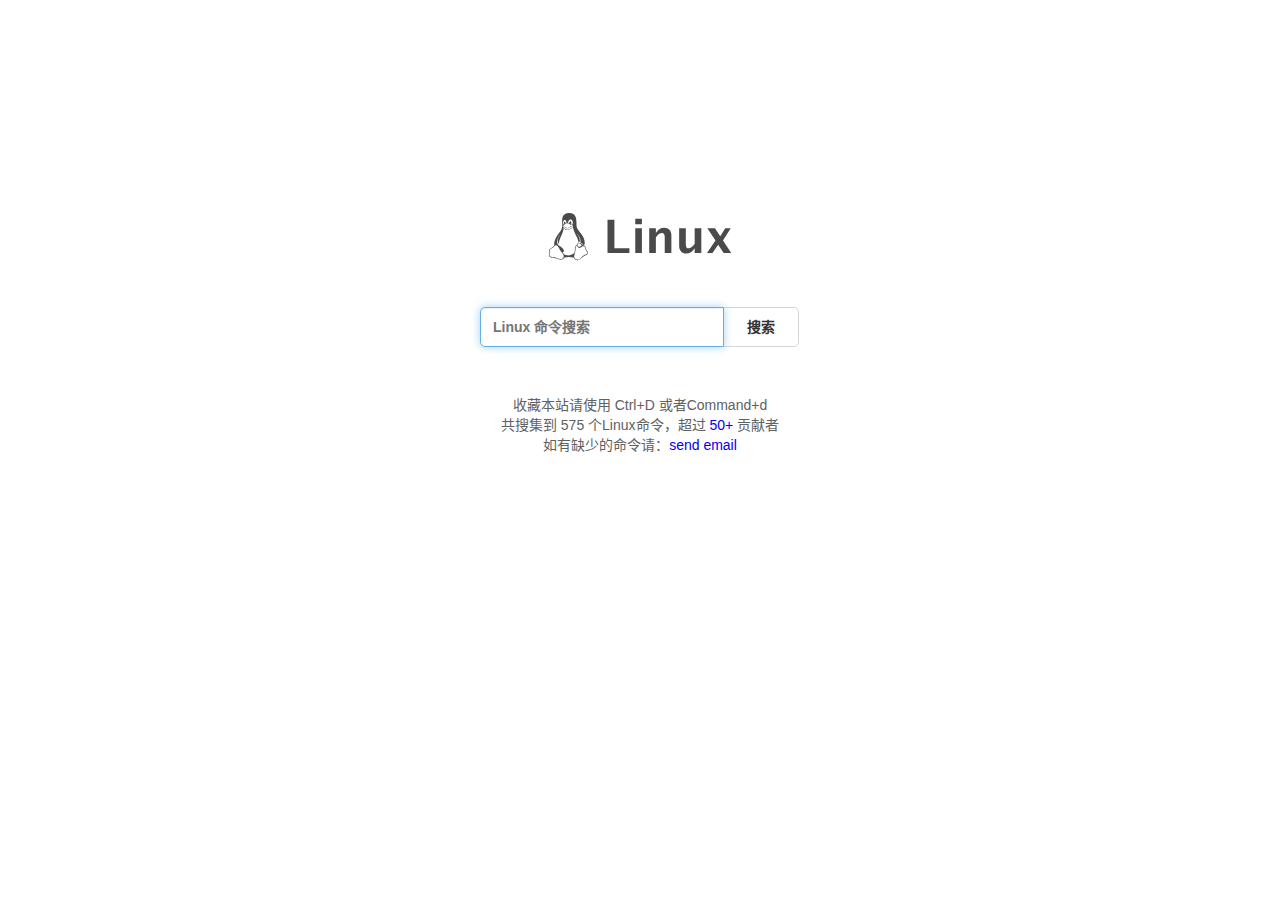
<file: index.html>
<!DOCTYPE html>
<html lang="zh-CN">
<head>
    <meta charset="UTF-8">
    <meta name="renderer" content="webkit">
    <meta http-equiv="X-UA-Compatible" content="IE=edge, chrome=1">
    <meta name="viewport" content="width=device-width, initial-scale=1, maximum-scale=1, user-scalable=no"/>
    <meta name="description" content="Linux命令搜索引擎:最专业的Linux命令大全，内容包含Linux命令手册、详解、学习，值得收藏的Linux命令速查手册。 - 最专业的Linux命令大全，内容包含Linux命令手册、详解、学习，值得收藏的Linux命令速查手册。">
    <meta name="keywords" content="Linux,Command,命令大全,Linux命令手册,Linux命令搜索引擎,最专业的Linux命令大全，内容包含Linux命令手册、详解、学习，值得收藏的Linux命令速查手册。">
    <title>Linux命令搜索引擎 命令，Linux Linux命令搜索引擎 命令详解：最专业的Linux命令大全，内容包含Linux命令手册、详解、学习，值得收藏的Linux命令速查手册。 -  Linux 命令搜索引擎</title>
    <link rel="shortcut icon" href="img/favicon.ico">
    <link rel="stylesheet" type="text/css" href="css/index.css?v=1647058285922">
</head>
<body>
<div class="warpper">
<div class="header home">
  <div class="header_inner">
      <div class="logo">
          <a href="/">
            <svg width="183px" height="48px" viewBox="0 0 183 48" version="1.1" xmlns="http://www.w3.org/2000/svg" xmlns:xlink="http://www.w3.org/1999/xlink"> <!-- kenny wang <wowohoo@qq.com> https://github.com/jaywcjlove --> <title>logo</title> <desc>Linux Command Logo. https://github.com/jaywcjlove</desc><g id="Page-1" stroke="none" stroke-width="1" fill="none" fill-rule="evenodd"> <g id="Desktop-HD" transform="translate(-576.000000, -261.000000)" fill="#4A4A4A"> <g id="logo" transform="translate(576.000000, 261.000000)"> <path d="M20.4917792,0.000336524232 C20.1886146,-0.000100520225 19.8723998,0.0124863601 19.542641,0.0387964365 C11.2083649,0.710004944 13.4186692,9.51473754 13.2949769,12.4631618 C13.1427718,14.6193207 12.7056049,16.3185233 11.2226825,18.426428 C9.48047033,20.4982285 7.02763261,23.8514609 5.86566251,27.3420607 C5.3172635,28.9894735 5.05630425,30.6686289 5.29730805,32.2578406 C5.22181299,32.325447 5.14994103,32.3962788 5.08160039,32.469239 C4.57008792,33.0153217 4.19213625,33.6769851 3.77100458,34.1224689 C3.37755968,34.5149436 2.81698897,34.6642292 2.20097918,34.8852382 C1.58472464,35.1063477 0.908127379,35.4323261 0.497432332,36.2204265 C0.497432332,36.2204265 0.497432332,36.2207368 0.49712203,36.2207368 C0.496684986,36.222048 0.495373852,36.2233591 0.494936808,36.2246702 L0.494936808,36.2246702 C0.123151829,36.919077 0.233680372,37.718746 0.347224522,38.4596325 C0.460773043,39.2004972 0.575720105,39.9005856 0.423139144,40.3755699 C-0.0645762474,41.7086473 -0.126850712,42.6307542 0.216491414,43.2996202 C0.560563403,43.9698759 1.2680029,44.2657113 2.06756262,44.432706 C3.66668644,44.7666954 5.83232039,44.6837094 7.53908826,45.5883128 L7.68579097,45.3115063 L7.54060917,45.5891344 C9.36778716,46.5444437 11.2201913,46.8837519 12.698079,46.5461831 C13.7695766,46.3014513 14.6393781,45.6634363 15.0860725,44.6816946 C16.2420201,44.6760567 17.5104717,44.1864315 19.5423657,44.0745568 C20.9208039,43.9635213 22.6427241,44.564051 24.6233484,44.4540775 C24.6751207,44.6689591 24.750052,44.8756375 24.8526175,45.0720452 C24.8539287,45.0742305 24.8548028,45.0759786 24.8556769,45.0780328 C25.6234722,46.6133699 27.0500902,47.3156173 28.570428,47.1956355 C30.0927718,47.075492 31.711331,46.1778551 33.0196848,44.6208231 L32.7798304,44.4192582 L33.0215204,44.618616 C34.2685787,43.1065034 36.3384911,42.4794975 37.7110118,41.6516741 C38.3972721,41.2377581 38.9541192,40.7194802 38.9971462,39.966706 C39.0401514,39.2142991 38.5984218,38.3711223 37.5826868,37.2436088 L37.5823765,37.2432985 C37.5820662,37.2428614 37.5815024,37.2424244 37.5810654,37.2415503 C37.2473295,36.8644028 37.0881185,36.1654026 36.91702,35.4210285 C36.7460395,34.6771089 36.5551865,33.8746254 35.9444344,33.3545687 L35.9444344,33.3545687 C35.9431233,33.3532575 35.9418121,33.3523835 35.940938,33.3515094 L35.940938,33.3515094 C35.6978714,33.1397045 35.4452772,32.9959518 35.1909042,32.8993694 C36.0400422,30.3810493 35.7068789,27.8734149 34.8497254,25.6073831 C33.7977638,22.8263338 31.9611937,20.4030752 30.5585738,18.7453569 C28.9885703,16.7650385 27.4529665,14.8848863 27.4832187,12.1079627 C27.5299825,7.86977213 27.9494053,0.0101787654 20.4914689,0 L20.4917792,0.000336524232 Z M21.5014393,6.5296802 C21.9246338,6.5296802 22.2860696,6.65372652 22.6573476,6.92320377 C23.0345213,7.1969553 23.3062494,7.53965497 23.5252523,8.01821865 C23.7401952,8.48461502 23.843613,8.94086321 23.8537568,9.48229573 C23.8537568,9.49649968 23.8537568,9.50864951 23.8576902,9.52285346 C23.8616236,10.0784681 23.7664397,10.5509481 23.5555483,11.0335676 C23.4352081,11.3089536 23.2970146,11.540089 23.1316064,11.7401941 C23.0754506,11.7132285 23.0171357,11.6873118 22.9566488,11.6624396 L22.9566488,11.6624396 C22.5373789,11.4828667 22.2157491,11.3685884 21.9476879,11.2755722 C22.044856,11.158772 22.1257661,11.0202464 22.1969169,10.8470719 C22.3043949,10.5854877 22.3571155,10.3299784 22.367255,10.025813 C22.367255,10.0136631 22.3711884,10.00348 22.3711884,9.98931975 C22.3772633,9.69732161 22.3387597,9.44789596 22.2535753,9.19239103 C22.1643483,8.92472316 22.0507955,8.73208707 21.886541,8.57188842 C21.722291,8.41168541 21.5580366,8.33869024 21.361336,8.33260221 C21.3521143,8.33216517 21.3429364,8.33216517 21.3338459,8.33216517 C21.1488275,8.33260221 20.9881699,8.39616596 20.8219532,8.53532529 C20.6475593,8.6813331 20.5177834,8.86788115 20.4103054,9.12744186 C20.3028318,9.38699819 20.2501067,9.64452664 20.239976,9.95073309 C20.2377908,9.96288293 20.2377908,9.97306607 20.2377908,9.9852159 C20.2342945,10.1535261 20.2449584,10.307711 20.2709188,10.4574381 C19.8923378,10.2687966 19.535574,10.1401875 19.2007499,10.0604924 C19.181651,9.91570835 19.1706375,9.76629596 19.1670975,9.61007442 L19.1670975,9.56750629 C19.1610225,9.01391519 19.2522643,8.53941165 19.4651836,8.05679657 C19.6781029,7.57417712 19.9417194,7.2274173 20.3128051,6.94555422 C20.6838952,6.66369114 21.0488973,6.53391079 21.4808239,6.52985938 L21.5010154,6.52985938 L21.5014393,6.5296802 Z M15.7091362,6.98827969 C15.9898804,6.98871673 16.2410892,7.0827381 16.5009296,7.29023807 C16.7828014,7.51531597 16.9957164,7.80326271 17.1741616,8.20882685 C17.3526112,8.614391 17.4479175,9.01995077 17.4742757,9.49851445 L17.4742757,9.50244785 C17.4870374,9.70344023 17.485464,9.89263677 17.469643,10.0758677 C17.4141165,10.091645 17.3597045,10.1087334 17.3064069,10.1270762 C17.0036968,10.2312719 16.7369205,10.373272 16.5044085,10.5268101 C16.5271785,10.366205 16.5305437,10.2032486 16.5131057,10.0215605 C16.5109204,10.0114211 16.5109204,10.0032921 16.5109204,9.99319633 C16.4865771,9.75189098 16.435893,9.54911109 16.3507218,9.34429895 C16.2594713,9.131384 16.1580813,8.98132478 16.0242452,8.86573527 C15.9029566,8.76098882 15.7883592,8.71289208 15.6622806,8.71384046 C15.6492567,8.71384046 15.636058,8.71427751 15.6227281,8.71558864 C15.4807804,8.72773848 15.3631674,8.79669098 15.251638,8.93255936 C15.1401086,9.068419 15.0671091,9.23672919 15.0143884,9.4597792 C14.9616634,9.68284232 14.9474682,9.90184967 14.9697706,10.1532945 C14.9697706,10.1634339 14.9719558,10.1715629 14.9719558,10.1816586 C14.9962992,10.4249963 15.0449553,10.6277718 15.1321501,10.8325883 C15.2213771,11.0434797 15.3247905,11.1935346 15.4586266,11.3091153 C15.481047,11.3284764 15.5032139,11.3458708 15.525289,11.361399 C15.3860816,11.468536 15.3196072,11.5179308 15.2055298,11.6017559 C15.1323642,11.6554425 15.0452263,11.7193646 14.94395,11.7940162 C14.7230765,11.5871106 14.5507673,11.3270648 14.4001137,10.984671 C14.2216641,10.5791112 14.1263578,10.1735471 14.0979674,9.69498342 L14.0979674,9.69105002 C14.0716136,9.21249508 14.1182463,8.8008429 14.2500545,8.37500864 C14.3818627,7.94916563 14.5582845,7.6409444 14.813785,7.38745861 C15.06929,7.13399031 15.3268184,7.00623784 15.6370763,6.99001912 C15.6613322,6.98870799 15.6853347,6.98827095 15.709123,6.98827095 L15.7091362,6.98827969 Z M18.3434478,10.3083666 C18.9959552,10.3057443 19.7811624,10.5197693 20.731756,11.1309629 C21.3156605,11.5106715 21.7700031,11.5424053 22.8162176,11.9904939 L22.8175288,11.9909309 L22.8188399,11.991368 C23.322219,12.1979021 23.6176741,12.4671083 23.7620255,12.7505841 C23.906377,13.034073 23.9099039,13.3414857 23.7890786,13.6648724 C23.5474411,14.3116676 22.7761407,14.9923468 21.6937826,15.3303395 L21.6929085,15.3307766 L21.6920344,15.3312136 C21.1642857,15.5026793 20.7040867,15.8813302 20.1615484,16.1915706 C19.6190277,16.5017979 19.00512,16.7520102 18.1703739,16.7037212 C18.1703739,16.7037168 18.1703739,16.7037212 18.1703739,16.7037212 C17.4597396,16.6622893 17.0349499,16.4210539 16.650849,16.1123607 C16.2667437,15.8036631 15.9320245,15.4158517 15.4418966,15.1280491 L15.4405854,15.1271751 L15.4392743,15.126301 C14.6497885,14.6800742 14.2187709,14.163964 14.0834969,13.7165354 C13.9482185,13.2691068 14.075193,12.8871911 14.4668766,12.5936327 C14.9072645,12.2635986 15.2131825,12.0390976 15.4169632,11.8895453 C15.6194022,11.7409983 15.703625,11.685297 15.7680935,11.623394 C15.7684038,11.622957 15.7685305,11.622957 15.7689675,11.6225199 L15.7692735,11.6220829 C16.1001729,11.3088706 16.6276463,10.738226 17.4227569,10.4645313 C17.696421,10.3703264 18.001784,10.3095466 18.3435746,10.3081961 L18.3434478,10.3083666 Z M22.9062619,13.0069369 C22.6246829,13.0237631 22.3297828,13.1687002 21.9864013,13.3604054 C21.6430199,13.5521105 21.256878,13.7973406 20.8384079,14.0388338 C20.0014721,14.5218204 19.038047,14.9837283 18.0805918,14.9837283 C17.1216551,14.9837283 16.3555118,14.5408493 15.7808726,14.0854752 C15.4935509,13.8577838 15.2564149,13.6284404 15.0669561,13.4510265 C14.9722311,13.3623109 14.8900799,13.2867065 14.8134179,13.2276487 C14.7367734,13.1685909 14.6743853,13.1100357 14.5461303,13.1100357 L14.5400116,13.3795435 C14.5308337,13.4697233 14.5213935,13.4669437 14.5251084,13.4693999 C14.5310959,13.4733333 14.5608587,13.4835601 14.5955731,13.5103509 C14.6519344,13.5537495 14.7301609,13.6245375 14.8230067,13.7114832 C15.0086981,13.8853788 15.2554403,14.124464 15.5592255,14.3652012 C16.166796,14.8466668 17.0117515,15.3406363 18.0806093,15.3406363 C19.1509618,15.3406363 20.1636375,14.8403471 21.016875,14.3479598 C21.4434872,14.1017639 21.8309534,13.8560094 22.1604324,13.6720705 C22.4898897,13.4881185 22.7670895,13.3727781 22.9275766,13.3632068 L22.9062925,13.00695 L22.9062619,13.0069369 Z M23.8576858,14.2878093 C24.5685911,17.0901733 26.2220701,21.1378562 27.2848005,23.113201 C27.8496849,24.1612205 28.9735097,26.3878921 29.4590574,29.0706371 C29.7667148,29.0611969 30.1054855,29.1059065 30.4682673,29.1987042 C31.7377591,25.907589 29.3917525,22.3626165 28.3189832,21.375368 C27.8858722,20.9551061 27.8650557,20.7668098 28.0797669,20.7757081 C29.2436775,21.8049915 30.7716374,23.8752142 31.3275492,26.211938 C31.581035,27.2774436 31.6350799,28.3975886 31.3630809,29.5030663 C31.4961478,29.5583437 31.6312951,29.6184504 31.7682604,29.683286 C33.806037,30.6755779 34.5596721,31.5384567 34.1973186,32.716121 C34.0779748,32.7117506 33.960576,32.7126247 33.8460659,32.7152469 C33.8354021,32.7155572 33.8247819,32.715684 33.814118,32.716121 C34.1092104,31.7826203 33.4554837,31.0941179 31.7135031,30.305952 C29.9067264,29.5110511 28.4669839,29.5901387 28.2236507,31.2022427 C28.2080919,31.2867016 28.1955487,31.3727644 28.1860212,31.460029 C28.05104,31.506902 27.9153158,31.5667509 27.7792552,31.6412014 C26.9308557,32.1054213 26.4677896,32.9477371 26.2102393,33.9808403 C25.9529032,35.0131131 25.8791213,36.2610673 25.8081016,37.6639101 L25.8081016,37.6647842 C25.7647031,38.3701826 25.4746935,39.3242507 25.1805582,40.3347805 C22.2207839,42.446033 18.1128938,43.3607409 14.6251435,40.9805006 C14.3887768,40.6065916 14.1176344,40.2361221 13.8385378,39.8707355 C13.6603154,39.6373843 13.4772332,39.4054841 13.2952172,39.1768225 C13.6532528,39.1768225 13.9575843,39.1184771 14.2035442,39.0069433 C14.5094142,38.8682516 14.724322,38.6454901 14.8306462,38.3594969 C15.0432858,37.7875325 14.8297721,36.9806654 14.1489836,36.0592664 C13.4682956,35.137933 12.3154554,34.0981212 10.6214273,33.0592009 C10.6214273,33.0592009 10.621117,33.0592009 10.621117,33.0588906 C9.37658486,32.2846183 8.68057408,31.3355981 8.3547924,30.3051959 C8.02898013,29.2747018 8.07466439,28.1604089 8.32577265,27.0602631 C8.80774091,24.9485692 10.0461107,22.8947793 10.8362565,21.605909 C11.0489879,21.4493815 10.9122629,21.8964561 10.0363515,23.5230089 C9.25134103,25.0101357 7.78376323,28.4420972 9.79314068,31.1210705 C9.84684033,29.2145776 10.3021401,27.2701931 11.0664741,25.45145 C12.1797968,22.9278068 14.5084483,18.5514927 14.6933968,15.0635108 C14.7887555,15.1327561 15.1164383,15.3538525 15.2624505,15.4368866 C15.2627608,15.4373237 15.2628875,15.4373237 15.2633246,15.4373237 C15.6905181,15.6888908 16.0113611,16.0566244 16.426903,16.3905832 C16.8432709,16.7252019 17.3634237,17.0142238 18.149269,17.0600129 L18.149269,17.0600129 C19.066516,17.113092 19.7655905,16.8289912 20.3383504,16.5014745 C20.9102449,16.1744603 21.3671137,15.8125482 21.7999582,15.6712779 C21.8003952,15.6708409 21.8012693,15.6708409 21.8017063,15.6708409 C22.7163355,15.3848215 23.44356,14.8785842 23.857393,14.2881327 L23.8576858,14.2878093 Z M29.6669682,30.3312962 C30.0374289,30.329548 30.4861993,30.4530917 30.9774372,30.6728508 C32.2995623,31.2832227 32.713238,31.8063999 32.3522873,32.5749338 C32.0481219,33.1548918 30.7462669,34.0775407 29.8540319,33.8342075 C28.9435503,33.5989814 28.4994564,32.2869871 28.6474877,31.2953987 C28.7267763,30.6220356 29.1076387,30.3339097 29.6669682,30.3312962 L29.6669682,30.3312962 Z M28.1710786,32.1433306 C28.2458176,33.3559191 28.8457529,34.5926195 29.9067526,34.8602742 C31.0678224,35.1661922 32.7418469,34.16998 33.4486352,33.3574182 C33.5895689,33.3517803 33.7273516,33.3448313 33.8611658,33.3416409 C34.4811527,33.3266503 35.001157,33.3620509 35.5324588,33.8267253 L35.534207,33.8284735 L35.5359552,33.8302216 C35.9442465,34.1761336 36.1383204,34.8298385 36.3066481,35.5621545 C36.4749627,36.294475 36.6095636,37.0920505 37.11435,37.6602345 L37.115224,37.6611086 L37.1156611,37.6619827 C38.0861227,38.7388952 38.3980544,39.4668146 38.3715083,39.931406 C38.344936,40.3960279 38.008556,40.7409347 37.3873891,41.1155867 C36.1455928,41.864576 33.9453056,42.5158727 32.5399192,44.2181871 C31.3196037,45.6704378 29.8315635,46.4680352 28.5210638,46.5714617 C27.2105642,46.6748883 26.0799127,46.1309646 25.4133237,44.793071 L25.4115756,44.7900117 L25.4098274,44.7869524 C24.9962959,44.0002986 25.1685614,42.758852 25.5169207,41.4493706 C25.8652845,40.1398937 26.3657922,38.7953264 26.4327911,37.7024923 L26.4327911,37.7007442 L26.4327911,37.698996 C26.5036666,36.2987755 26.5820418,35.0759688 26.8172504,34.1324728 C27.0524633,33.1889769 27.4228236,32.5499829 28.0790545,32.1909116 C28.109604,32.1742165 28.139948,32.1584392 28.1701128,32.1435097 L28.1710786,32.1433306 Z M6.86074718,32.2348346 C6.95869322,32.2351449 7.06234705,32.2434006 7.17277507,32.2601394 C7.91559769,32.3726653 8.5633675,32.8920358 9.18746261,33.7385341 C9.8115621,34.5850455 10.3922762,35.7405823 10.9892352,37.0223812 L10.9901093,37.0241294 L10.9905463,37.0258776 C11.4702594,38.0271115 12.4825418,39.128044 13.3403902,40.2511564 C14.1982341,41.3742689 14.8621527,42.5016163 14.7756966,43.3644732 L14.7753863,43.3684066 L14.775076,43.37234 C14.6632363,44.843978 13.8330966,45.6451198 12.5587449,45.9361914 C11.2847734,46.2271625 9.55771794,45.9379396 7.83269472,45.035587 L7.83094655,45.035587 C5.9224477,44.0247687 3.65205856,44.1251622 2.19566909,43.8209924 C1.46727769,43.6688572 0.99200058,43.44013 0.773862951,43.0151698 C0.55571221,42.5902315 0.550839164,41.8488511 1.01440785,40.5847437 L1.01659307,40.5791059 L1.01834125,40.573468 C1.24759292,39.8663213 1.07793226,39.0925822 0.96663015,38.3663367 C0.855328038,37.6400911 0.800894151,36.9795116 1.04888192,36.5190765 L1.05019305,36.5168913 L1.05150418,36.514706 C1.36900824,35.9026821 1.83472718,35.683902 2.41273159,35.4765375 C2.990736,35.2691556 3.67612223,35.1062953 4.21734934,34.5638925 L4.21997161,34.5612703 L4.22259387,34.558648 C4.72293985,34.0308163 5.09877623,33.3691834 5.53863963,32.8995879 C5.90977341,32.5033678 6.28118253,32.2407652 6.84099715,32.2368755 L6.86053303,32.2368755 L6.86074718,32.2348346 Z" id="path4004"></path> <path d="M58.5014648,40 L58.5014648,6.7578125 L65.4194336,6.7578125 L65.4194336,35.2832031 L80.4008789,35.2832031 L80.4008789,40 L58.5014648,40 L58.5014648,40 L58.5014648,40 Z M86.2524414,40 L86.2524414,15.3378906 L92.9008789,15.3378906 L92.9008789,40 L86.2524414,40 L86.2524414,40 L86.2524414,40 Z M86.2524414,11.1826172 L86.2524414,5.63476562 L92.9008789,5.63476562 L92.9008789,11.1826172 L86.2524414,11.1826172 L86.2524414,11.1826172 L86.2524414,11.1826172 Z M100.211426,40 L100.211426,15.3378906 L106.859863,15.3378906 L106.859863,19.9873047 C109.031098,16.513329 111.8312,14.7763672 115.260254,14.7763672 C117.461437,14.7763672 119.198399,15.4726493 120.471191,16.8652344 C121.743984,18.2578195 122.380371,20.1594932 122.380371,22.5703125 L122.380371,40 L115.731934,40 L115.731934,24.2099609 C115.731934,21.4098167 114.803557,20.0097656 112.946777,20.0097656 C110.835439,20.0097656 108.806488,21.4996596 106.859863,24.4794922 L106.859863,40 L100.211426,40 L100.211426,40 L100.211426,40 Z M145.672363,40 L145.672363,35.3505859 C143.516102,38.8245616 140.716,40.5615234 137.271973,40.5615234 C135.07079,40.5615234 133.333828,39.8652413 132.061035,38.4726562 C130.788242,37.0800712 130.151855,35.1783975 130.151855,32.7675781 L130.151855,15.3378906 L136.800293,15.3378906 L136.800293,31.1279297 C136.800293,33.9280739 137.736156,35.328125 139.60791,35.328125 C141.704275,35.328125 143.725739,33.838231 145.672363,30.8583984 L145.672363,15.3378906 L152.320801,15.3378906 L152.320801,40 L145.672363,40 L145.672363,40 L145.672363,40 Z M158.003418,40 L166.471191,27.6240234 L158.362793,15.3378906 L165.932129,15.3378906 L171.23291,23.1542969 L176.309082,15.3378906 L181.699707,15.3378906 L173.973145,27.4443359 L182.26123,40 L174.691895,40 L169.166504,31.8466797 L163.506348,40 L158.003418,40 L158.003418,40 L158.003418,40 Z" id="Linux"></path> </g> </g> </g> </svg> 
          </a>
      </div>
      <div class="search">
          <ul class="search-list" id="result">
            <!-- <li><a href="#"><strong>find</strong> - 指定目录下查找文件。</a></li> -->
          </ul>
          <input type="text" class="query" id="query" autocomplete="off" autofocus="autofocus" placeholder="Linux 命令搜索"/>
          <div class="enter-input">
              <input type="hidden" id="current_path" value="/index.html">
              <button id="search_btn">搜索</button>
          </div>
      </div>
  </div>
</div>
<!-- Linux命令行搜索引擎 -->
<div class="footer  home ">
  <br />
  收藏本站请使用 Ctrl+D 或者Command+d
  <br /> 共搜集到
  <span id="commands_info">
    575
  </span> 个Linux命令，超过 <a href="contributors.html">50+</a> 贡献者
  <br/>如有缺少的命令请：<a href=mailto:guest.google@qq.com>send email</a>
  
</div>
</div>
<script type="text/javascript" src="js/dt.js?v=1647058285923"></script>
<script type="text/javascript" src="js/index.js?v=1647058285923"></script>
</body>
</html>
</file>
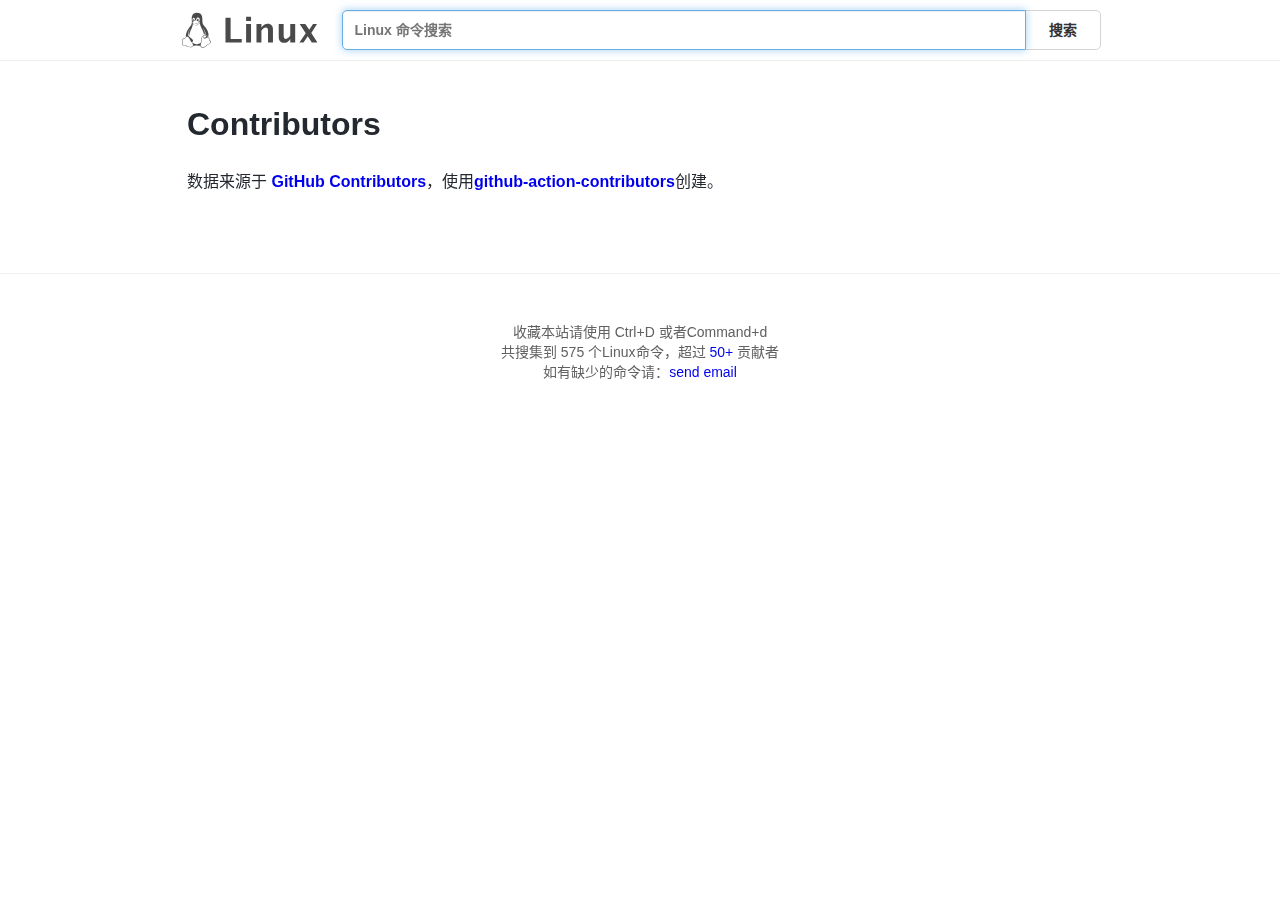
<file: contributors.html>
<!DOCTYPE html>
<html lang="zh-CN">
<head>
    <meta charset="UTF-8">
    <meta name="renderer" content="webkit">
    <meta http-equiv="X-UA-Compatible" content="IE=edge, chrome=1">
    <meta name="viewport" content="width=device-width, initial-scale=1, maximum-scale=1, user-scalable=no"/>
    <meta name="description" content="搜索:最专业的Linux命令大全，命令搜索引擎，内容包含Linux命令手册、详解、学习，值得收藏的Linux命令速查手册。 - 最专业的Linux命令大全，内容包含Linux命令手册、详解、学习，值得收藏的Linux命令速查手册。">
    <meta name="keywords" content="Linux,Command,命令大全,Linux命令手册,搜索,最专业的Linux命令大全，命令搜索引擎，内容包含Linux命令手册、详解、学习，值得收藏的Linux命令速查手册。">
    <title>搜索 命令，Linux 搜索 命令详解：最专业的Linux命令大全，命令搜索引擎，内容包含Linux命令手册、详解、学习，值得收藏的Linux命令速查手册。 -  Linux 命令搜索引擎</title>
    <link rel="shortcut icon" href="img/favicon.ico">
    <link rel="stylesheet" type="text/css" href="css/index.css?v=1647058285936">
</head>
<body>
<div class="header header_list">
  <div class="header_inner">
      <div class="logo">
          <a href="/">
            <svg width="183px" height="48px" viewBox="0 0 183 48" version="1.1" xmlns="http://www.w3.org/2000/svg" xmlns:xlink="http://www.w3.org/1999/xlink"> <!-- kenny wang <wowohoo@qq.com> https://github.com/jaywcjlove --> <title>logo</title> <desc>Linux Command Logo. https://github.com/jaywcjlove</desc><g id="Page-1" stroke="none" stroke-width="1" fill="none" fill-rule="evenodd"> <g id="Desktop-HD" transform="translate(-576.000000, -261.000000)" fill="#4A4A4A"> <g id="logo" transform="translate(576.000000, 261.000000)"> <path d="M20.4917792,0.000336524232 C20.1886146,-0.000100520225 19.8723998,0.0124863601 19.542641,0.0387964365 C11.2083649,0.710004944 13.4186692,9.51473754 13.2949769,12.4631618 C13.1427718,14.6193207 12.7056049,16.3185233 11.2226825,18.426428 C9.48047033,20.4982285 7.02763261,23.8514609 5.86566251,27.3420607 C5.3172635,28.9894735 5.05630425,30.6686289 5.29730805,32.2578406 C5.22181299,32.325447 5.14994103,32.3962788 5.08160039,32.469239 C4.57008792,33.0153217 4.19213625,33.6769851 3.77100458,34.1224689 C3.37755968,34.5149436 2.81698897,34.6642292 2.20097918,34.8852382 C1.58472464,35.1063477 0.908127379,35.4323261 0.497432332,36.2204265 C0.497432332,36.2204265 0.497432332,36.2207368 0.49712203,36.2207368 C0.496684986,36.222048 0.495373852,36.2233591 0.494936808,36.2246702 L0.494936808,36.2246702 C0.123151829,36.919077 0.233680372,37.718746 0.347224522,38.4596325 C0.460773043,39.2004972 0.575720105,39.9005856 0.423139144,40.3755699 C-0.0645762474,41.7086473 -0.126850712,42.6307542 0.216491414,43.2996202 C0.560563403,43.9698759 1.2680029,44.2657113 2.06756262,44.432706 C3.66668644,44.7666954 5.83232039,44.6837094 7.53908826,45.5883128 L7.68579097,45.3115063 L7.54060917,45.5891344 C9.36778716,46.5444437 11.2201913,46.8837519 12.698079,46.5461831 C13.7695766,46.3014513 14.6393781,45.6634363 15.0860725,44.6816946 C16.2420201,44.6760567 17.5104717,44.1864315 19.5423657,44.0745568 C20.9208039,43.9635213 22.6427241,44.564051 24.6233484,44.4540775 C24.6751207,44.6689591 24.750052,44.8756375 24.8526175,45.0720452 C24.8539287,45.0742305 24.8548028,45.0759786 24.8556769,45.0780328 C25.6234722,46.6133699 27.0500902,47.3156173 28.570428,47.1956355 C30.0927718,47.075492 31.711331,46.1778551 33.0196848,44.6208231 L32.7798304,44.4192582 L33.0215204,44.618616 C34.2685787,43.1065034 36.3384911,42.4794975 37.7110118,41.6516741 C38.3972721,41.2377581 38.9541192,40.7194802 38.9971462,39.966706 C39.0401514,39.2142991 38.5984218,38.3711223 37.5826868,37.2436088 L37.5823765,37.2432985 C37.5820662,37.2428614 37.5815024,37.2424244 37.5810654,37.2415503 C37.2473295,36.8644028 37.0881185,36.1654026 36.91702,35.4210285 C36.7460395,34.6771089 36.5551865,33.8746254 35.9444344,33.3545687 L35.9444344,33.3545687 C35.9431233,33.3532575 35.9418121,33.3523835 35.940938,33.3515094 L35.940938,33.3515094 C35.6978714,33.1397045 35.4452772,32.9959518 35.1909042,32.8993694 C36.0400422,30.3810493 35.7068789,27.8734149 34.8497254,25.6073831 C33.7977638,22.8263338 31.9611937,20.4030752 30.5585738,18.7453569 C28.9885703,16.7650385 27.4529665,14.8848863 27.4832187,12.1079627 C27.5299825,7.86977213 27.9494053,0.0101787654 20.4914689,0 L20.4917792,0.000336524232 Z M21.5014393,6.5296802 C21.9246338,6.5296802 22.2860696,6.65372652 22.6573476,6.92320377 C23.0345213,7.1969553 23.3062494,7.53965497 23.5252523,8.01821865 C23.7401952,8.48461502 23.843613,8.94086321 23.8537568,9.48229573 C23.8537568,9.49649968 23.8537568,9.50864951 23.8576902,9.52285346 C23.8616236,10.0784681 23.7664397,10.5509481 23.5555483,11.0335676 C23.4352081,11.3089536 23.2970146,11.540089 23.1316064,11.7401941 C23.0754506,11.7132285 23.0171357,11.6873118 22.9566488,11.6624396 L22.9566488,11.6624396 C22.5373789,11.4828667 22.2157491,11.3685884 21.9476879,11.2755722 C22.044856,11.158772 22.1257661,11.0202464 22.1969169,10.8470719 C22.3043949,10.5854877 22.3571155,10.3299784 22.367255,10.025813 C22.367255,10.0136631 22.3711884,10.00348 22.3711884,9.98931975 C22.3772633,9.69732161 22.3387597,9.44789596 22.2535753,9.19239103 C22.1643483,8.92472316 22.0507955,8.73208707 21.886541,8.57188842 C21.722291,8.41168541 21.5580366,8.33869024 21.361336,8.33260221 C21.3521143,8.33216517 21.3429364,8.33216517 21.3338459,8.33216517 C21.1488275,8.33260221 20.9881699,8.39616596 20.8219532,8.53532529 C20.6475593,8.6813331 20.5177834,8.86788115 20.4103054,9.12744186 C20.3028318,9.38699819 20.2501067,9.64452664 20.239976,9.95073309 C20.2377908,9.96288293 20.2377908,9.97306607 20.2377908,9.9852159 C20.2342945,10.1535261 20.2449584,10.307711 20.2709188,10.4574381 C19.8923378,10.2687966 19.535574,10.1401875 19.2007499,10.0604924 C19.181651,9.91570835 19.1706375,9.76629596 19.1670975,9.61007442 L19.1670975,9.56750629 C19.1610225,9.01391519 19.2522643,8.53941165 19.4651836,8.05679657 C19.6781029,7.57417712 19.9417194,7.2274173 20.3128051,6.94555422 C20.6838952,6.66369114 21.0488973,6.53391079 21.4808239,6.52985938 L21.5010154,6.52985938 L21.5014393,6.5296802 Z M15.7091362,6.98827969 C15.9898804,6.98871673 16.2410892,7.0827381 16.5009296,7.29023807 C16.7828014,7.51531597 16.9957164,7.80326271 17.1741616,8.20882685 C17.3526112,8.614391 17.4479175,9.01995077 17.4742757,9.49851445 L17.4742757,9.50244785 C17.4870374,9.70344023 17.485464,9.89263677 17.469643,10.0758677 C17.4141165,10.091645 17.3597045,10.1087334 17.3064069,10.1270762 C17.0036968,10.2312719 16.7369205,10.373272 16.5044085,10.5268101 C16.5271785,10.366205 16.5305437,10.2032486 16.5131057,10.0215605 C16.5109204,10.0114211 16.5109204,10.0032921 16.5109204,9.99319633 C16.4865771,9.75189098 16.435893,9.54911109 16.3507218,9.34429895 C16.2594713,9.131384 16.1580813,8.98132478 16.0242452,8.86573527 C15.9029566,8.76098882 15.7883592,8.71289208 15.6622806,8.71384046 C15.6492567,8.71384046 15.636058,8.71427751 15.6227281,8.71558864 C15.4807804,8.72773848 15.3631674,8.79669098 15.251638,8.93255936 C15.1401086,9.068419 15.0671091,9.23672919 15.0143884,9.4597792 C14.9616634,9.68284232 14.9474682,9.90184967 14.9697706,10.1532945 C14.9697706,10.1634339 14.9719558,10.1715629 14.9719558,10.1816586 C14.9962992,10.4249963 15.0449553,10.6277718 15.1321501,10.8325883 C15.2213771,11.0434797 15.3247905,11.1935346 15.4586266,11.3091153 C15.481047,11.3284764 15.5032139,11.3458708 15.525289,11.361399 C15.3860816,11.468536 15.3196072,11.5179308 15.2055298,11.6017559 C15.1323642,11.6554425 15.0452263,11.7193646 14.94395,11.7940162 C14.7230765,11.5871106 14.5507673,11.3270648 14.4001137,10.984671 C14.2216641,10.5791112 14.1263578,10.1735471 14.0979674,9.69498342 L14.0979674,9.69105002 C14.0716136,9.21249508 14.1182463,8.8008429 14.2500545,8.37500864 C14.3818627,7.94916563 14.5582845,7.6409444 14.813785,7.38745861 C15.06929,7.13399031 15.3268184,7.00623784 15.6370763,6.99001912 C15.6613322,6.98870799 15.6853347,6.98827095 15.709123,6.98827095 L15.7091362,6.98827969 Z M18.3434478,10.3083666 C18.9959552,10.3057443 19.7811624,10.5197693 20.731756,11.1309629 C21.3156605,11.5106715 21.7700031,11.5424053 22.8162176,11.9904939 L22.8175288,11.9909309 L22.8188399,11.991368 C23.322219,12.1979021 23.6176741,12.4671083 23.7620255,12.7505841 C23.906377,13.034073 23.9099039,13.3414857 23.7890786,13.6648724 C23.5474411,14.3116676 22.7761407,14.9923468 21.6937826,15.3303395 L21.6929085,15.3307766 L21.6920344,15.3312136 C21.1642857,15.5026793 20.7040867,15.8813302 20.1615484,16.1915706 C19.6190277,16.5017979 19.00512,16.7520102 18.1703739,16.7037212 C18.1703739,16.7037168 18.1703739,16.7037212 18.1703739,16.7037212 C17.4597396,16.6622893 17.0349499,16.4210539 16.650849,16.1123607 C16.2667437,15.8036631 15.9320245,15.4158517 15.4418966,15.1280491 L15.4405854,15.1271751 L15.4392743,15.126301 C14.6497885,14.6800742 14.2187709,14.163964 14.0834969,13.7165354 C13.9482185,13.2691068 14.075193,12.8871911 14.4668766,12.5936327 C14.9072645,12.2635986 15.2131825,12.0390976 15.4169632,11.8895453 C15.6194022,11.7409983 15.703625,11.685297 15.7680935,11.623394 C15.7684038,11.622957 15.7685305,11.622957 15.7689675,11.6225199 L15.7692735,11.6220829 C16.1001729,11.3088706 16.6276463,10.738226 17.4227569,10.4645313 C17.696421,10.3703264 18.001784,10.3095466 18.3435746,10.3081961 L18.3434478,10.3083666 Z M22.9062619,13.0069369 C22.6246829,13.0237631 22.3297828,13.1687002 21.9864013,13.3604054 C21.6430199,13.5521105 21.256878,13.7973406 20.8384079,14.0388338 C20.0014721,14.5218204 19.038047,14.9837283 18.0805918,14.9837283 C17.1216551,14.9837283 16.3555118,14.5408493 15.7808726,14.0854752 C15.4935509,13.8577838 15.2564149,13.6284404 15.0669561,13.4510265 C14.9722311,13.3623109 14.8900799,13.2867065 14.8134179,13.2276487 C14.7367734,13.1685909 14.6743853,13.1100357 14.5461303,13.1100357 L14.5400116,13.3795435 C14.5308337,13.4697233 14.5213935,13.4669437 14.5251084,13.4693999 C14.5310959,13.4733333 14.5608587,13.4835601 14.5955731,13.5103509 C14.6519344,13.5537495 14.7301609,13.6245375 14.8230067,13.7114832 C15.0086981,13.8853788 15.2554403,14.124464 15.5592255,14.3652012 C16.166796,14.8466668 17.0117515,15.3406363 18.0806093,15.3406363 C19.1509618,15.3406363 20.1636375,14.8403471 21.016875,14.3479598 C21.4434872,14.1017639 21.8309534,13.8560094 22.1604324,13.6720705 C22.4898897,13.4881185 22.7670895,13.3727781 22.9275766,13.3632068 L22.9062925,13.00695 L22.9062619,13.0069369 Z M23.8576858,14.2878093 C24.5685911,17.0901733 26.2220701,21.1378562 27.2848005,23.113201 C27.8496849,24.1612205 28.9735097,26.3878921 29.4590574,29.0706371 C29.7667148,29.0611969 30.1054855,29.1059065 30.4682673,29.1987042 C31.7377591,25.907589 29.3917525,22.3626165 28.3189832,21.375368 C27.8858722,20.9551061 27.8650557,20.7668098 28.0797669,20.7757081 C29.2436775,21.8049915 30.7716374,23.8752142 31.3275492,26.211938 C31.581035,27.2774436 31.6350799,28.3975886 31.3630809,29.5030663 C31.4961478,29.5583437 31.6312951,29.6184504 31.7682604,29.683286 C33.806037,30.6755779 34.5596721,31.5384567 34.1973186,32.716121 C34.0779748,32.7117506 33.960576,32.7126247 33.8460659,32.7152469 C33.8354021,32.7155572 33.8247819,32.715684 33.814118,32.716121 C34.1092104,31.7826203 33.4554837,31.0941179 31.7135031,30.305952 C29.9067264,29.5110511 28.4669839,29.5901387 28.2236507,31.2022427 C28.2080919,31.2867016 28.1955487,31.3727644 28.1860212,31.460029 C28.05104,31.506902 27.9153158,31.5667509 27.7792552,31.6412014 C26.9308557,32.1054213 26.4677896,32.9477371 26.2102393,33.9808403 C25.9529032,35.0131131 25.8791213,36.2610673 25.8081016,37.6639101 L25.8081016,37.6647842 C25.7647031,38.3701826 25.4746935,39.3242507 25.1805582,40.3347805 C22.2207839,42.446033 18.1128938,43.3607409 14.6251435,40.9805006 C14.3887768,40.6065916 14.1176344,40.2361221 13.8385378,39.8707355 C13.6603154,39.6373843 13.4772332,39.4054841 13.2952172,39.1768225 C13.6532528,39.1768225 13.9575843,39.1184771 14.2035442,39.0069433 C14.5094142,38.8682516 14.724322,38.6454901 14.8306462,38.3594969 C15.0432858,37.7875325 14.8297721,36.9806654 14.1489836,36.0592664 C13.4682956,35.137933 12.3154554,34.0981212 10.6214273,33.0592009 C10.6214273,33.0592009 10.621117,33.0592009 10.621117,33.0588906 C9.37658486,32.2846183 8.68057408,31.3355981 8.3547924,30.3051959 C8.02898013,29.2747018 8.07466439,28.1604089 8.32577265,27.0602631 C8.80774091,24.9485692 10.0461107,22.8947793 10.8362565,21.605909 C11.0489879,21.4493815 10.9122629,21.8964561 10.0363515,23.5230089 C9.25134103,25.0101357 7.78376323,28.4420972 9.79314068,31.1210705 C9.84684033,29.2145776 10.3021401,27.2701931 11.0664741,25.45145 C12.1797968,22.9278068 14.5084483,18.5514927 14.6933968,15.0635108 C14.7887555,15.1327561 15.1164383,15.3538525 15.2624505,15.4368866 C15.2627608,15.4373237 15.2628875,15.4373237 15.2633246,15.4373237 C15.6905181,15.6888908 16.0113611,16.0566244 16.426903,16.3905832 C16.8432709,16.7252019 17.3634237,17.0142238 18.149269,17.0600129 L18.149269,17.0600129 C19.066516,17.113092 19.7655905,16.8289912 20.3383504,16.5014745 C20.9102449,16.1744603 21.3671137,15.8125482 21.7999582,15.6712779 C21.8003952,15.6708409 21.8012693,15.6708409 21.8017063,15.6708409 C22.7163355,15.3848215 23.44356,14.8785842 23.857393,14.2881327 L23.8576858,14.2878093 Z M29.6669682,30.3312962 C30.0374289,30.329548 30.4861993,30.4530917 30.9774372,30.6728508 C32.2995623,31.2832227 32.713238,31.8063999 32.3522873,32.5749338 C32.0481219,33.1548918 30.7462669,34.0775407 29.8540319,33.8342075 C28.9435503,33.5989814 28.4994564,32.2869871 28.6474877,31.2953987 C28.7267763,30.6220356 29.1076387,30.3339097 29.6669682,30.3312962 L29.6669682,30.3312962 Z M28.1710786,32.1433306 C28.2458176,33.3559191 28.8457529,34.5926195 29.9067526,34.8602742 C31.0678224,35.1661922 32.7418469,34.16998 33.4486352,33.3574182 C33.5895689,33.3517803 33.7273516,33.3448313 33.8611658,33.3416409 C34.4811527,33.3266503 35.001157,33.3620509 35.5324588,33.8267253 L35.534207,33.8284735 L35.5359552,33.8302216 C35.9442465,34.1761336 36.1383204,34.8298385 36.3066481,35.5621545 C36.4749627,36.294475 36.6095636,37.0920505 37.11435,37.6602345 L37.115224,37.6611086 L37.1156611,37.6619827 C38.0861227,38.7388952 38.3980544,39.4668146 38.3715083,39.931406 C38.344936,40.3960279 38.008556,40.7409347 37.3873891,41.1155867 C36.1455928,41.864576 33.9453056,42.5158727 32.5399192,44.2181871 C31.3196037,45.6704378 29.8315635,46.4680352 28.5210638,46.5714617 C27.2105642,46.6748883 26.0799127,46.1309646 25.4133237,44.793071 L25.4115756,44.7900117 L25.4098274,44.7869524 C24.9962959,44.0002986 25.1685614,42.758852 25.5169207,41.4493706 C25.8652845,40.1398937 26.3657922,38.7953264 26.4327911,37.7024923 L26.4327911,37.7007442 L26.4327911,37.698996 C26.5036666,36.2987755 26.5820418,35.0759688 26.8172504,34.1324728 C27.0524633,33.1889769 27.4228236,32.5499829 28.0790545,32.1909116 C28.109604,32.1742165 28.139948,32.1584392 28.1701128,32.1435097 L28.1710786,32.1433306 Z M6.86074718,32.2348346 C6.95869322,32.2351449 7.06234705,32.2434006 7.17277507,32.2601394 C7.91559769,32.3726653 8.5633675,32.8920358 9.18746261,33.7385341 C9.8115621,34.5850455 10.3922762,35.7405823 10.9892352,37.0223812 L10.9901093,37.0241294 L10.9905463,37.0258776 C11.4702594,38.0271115 12.4825418,39.128044 13.3403902,40.2511564 C14.1982341,41.3742689 14.8621527,42.5016163 14.7756966,43.3644732 L14.7753863,43.3684066 L14.775076,43.37234 C14.6632363,44.843978 13.8330966,45.6451198 12.5587449,45.9361914 C11.2847734,46.2271625 9.55771794,45.9379396 7.83269472,45.035587 L7.83094655,45.035587 C5.9224477,44.0247687 3.65205856,44.1251622 2.19566909,43.8209924 C1.46727769,43.6688572 0.99200058,43.44013 0.773862951,43.0151698 C0.55571221,42.5902315 0.550839164,41.8488511 1.01440785,40.5847437 L1.01659307,40.5791059 L1.01834125,40.573468 C1.24759292,39.8663213 1.07793226,39.0925822 0.96663015,38.3663367 C0.855328038,37.6400911 0.800894151,36.9795116 1.04888192,36.5190765 L1.05019305,36.5168913 L1.05150418,36.514706 C1.36900824,35.9026821 1.83472718,35.683902 2.41273159,35.4765375 C2.990736,35.2691556 3.67612223,35.1062953 4.21734934,34.5638925 L4.21997161,34.5612703 L4.22259387,34.558648 C4.72293985,34.0308163 5.09877623,33.3691834 5.53863963,32.8995879 C5.90977341,32.5033678 6.28118253,32.2407652 6.84099715,32.2368755 L6.86053303,32.2368755 L6.86074718,32.2348346 Z" id="path4004"></path> <path d="M58.5014648,40 L58.5014648,6.7578125 L65.4194336,6.7578125 L65.4194336,35.2832031 L80.4008789,35.2832031 L80.4008789,40 L58.5014648,40 L58.5014648,40 L58.5014648,40 Z M86.2524414,40 L86.2524414,15.3378906 L92.9008789,15.3378906 L92.9008789,40 L86.2524414,40 L86.2524414,40 L86.2524414,40 Z M86.2524414,11.1826172 L86.2524414,5.63476562 L92.9008789,5.63476562 L92.9008789,11.1826172 L86.2524414,11.1826172 L86.2524414,11.1826172 L86.2524414,11.1826172 Z M100.211426,40 L100.211426,15.3378906 L106.859863,15.3378906 L106.859863,19.9873047 C109.031098,16.513329 111.8312,14.7763672 115.260254,14.7763672 C117.461437,14.7763672 119.198399,15.4726493 120.471191,16.8652344 C121.743984,18.2578195 122.380371,20.1594932 122.380371,22.5703125 L122.380371,40 L115.731934,40 L115.731934,24.2099609 C115.731934,21.4098167 114.803557,20.0097656 112.946777,20.0097656 C110.835439,20.0097656 108.806488,21.4996596 106.859863,24.4794922 L106.859863,40 L100.211426,40 L100.211426,40 L100.211426,40 Z M145.672363,40 L145.672363,35.3505859 C143.516102,38.8245616 140.716,40.5615234 137.271973,40.5615234 C135.07079,40.5615234 133.333828,39.8652413 132.061035,38.4726562 C130.788242,37.0800712 130.151855,35.1783975 130.151855,32.7675781 L130.151855,15.3378906 L136.800293,15.3378906 L136.800293,31.1279297 C136.800293,33.9280739 137.736156,35.328125 139.60791,35.328125 C141.704275,35.328125 143.725739,33.838231 145.672363,30.8583984 L145.672363,15.3378906 L152.320801,15.3378906 L152.320801,40 L145.672363,40 L145.672363,40 L145.672363,40 Z M158.003418,40 L166.471191,27.6240234 L158.362793,15.3378906 L165.932129,15.3378906 L171.23291,23.1542969 L176.309082,15.3378906 L181.699707,15.3378906 L173.973145,27.4443359 L182.26123,40 L174.691895,40 L169.166504,31.8466797 L163.506348,40 L158.003418,40 L158.003418,40 L158.003418,40 Z" id="Linux"></path> </g> </g> </g> </svg> 
          </a>
      </div>
      <div class="search">
          <ul class="search-list" id="result">
            <!-- <li><a href="#"><strong>find</strong> - 指定目录下查找文件。</a></li> -->
          </ul>
          <input type="text" class="query" id="query" autocomplete="off" autofocus="autofocus" placeholder="Linux 命令搜索"/>
          <div class="enter-input">
              <input type="hidden" id="current_path" value="/contributors.html">
              <button id="search_btn">搜索</button>
          </div>
      </div>
  </div>
</div>
<div class="contributors">
  <h1>Contributors</h1>
  <div></div>
  <p>
    数据来源于 <a href="https://github.com/jaywcjlove/linux-command/graphs/contributors">GitHub Contributors</a>，使用<a href="https://github.com/jaywcjlove/github-action-contributors">github-action-contributors</a>创建。
  </p>
</div>
<!-- Linux命令行搜索引擎 -->
<div class="footer ">
  <br />
  收藏本站请使用 Ctrl+D 或者Command+d
  <br /> 共搜集到
  <span id="commands_info">
    575
  </span> 个Linux命令，超过 <a href="contributors.html">50+</a> 贡献者
  <br/>如有缺少的命令请：<a href=mailto:guest.google@qq.com>send email</a>

</div>
<script type="text/javascript" src="js/dt.js?v=1647058285937"></script>
<script type="text/javascript" src="js/index.js?v=1647058285937"></script>
</body>
</html>
</file>
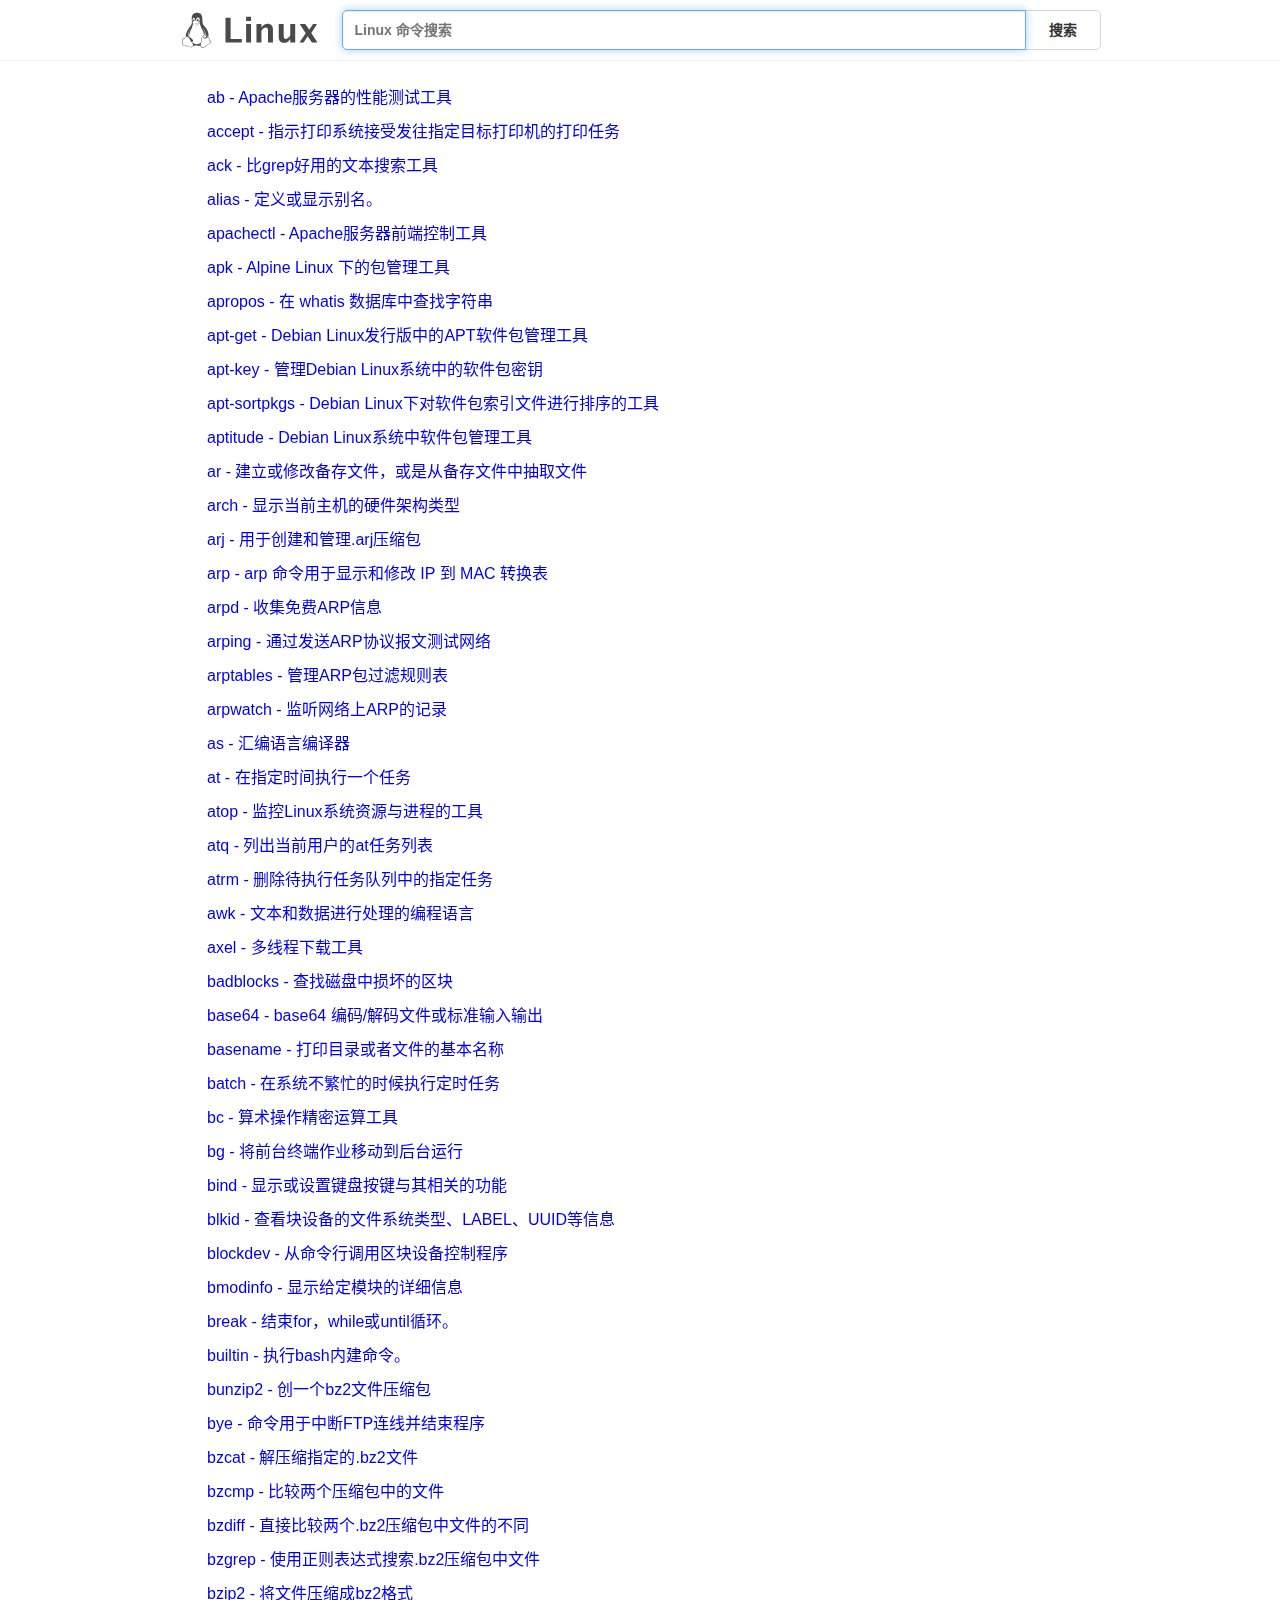
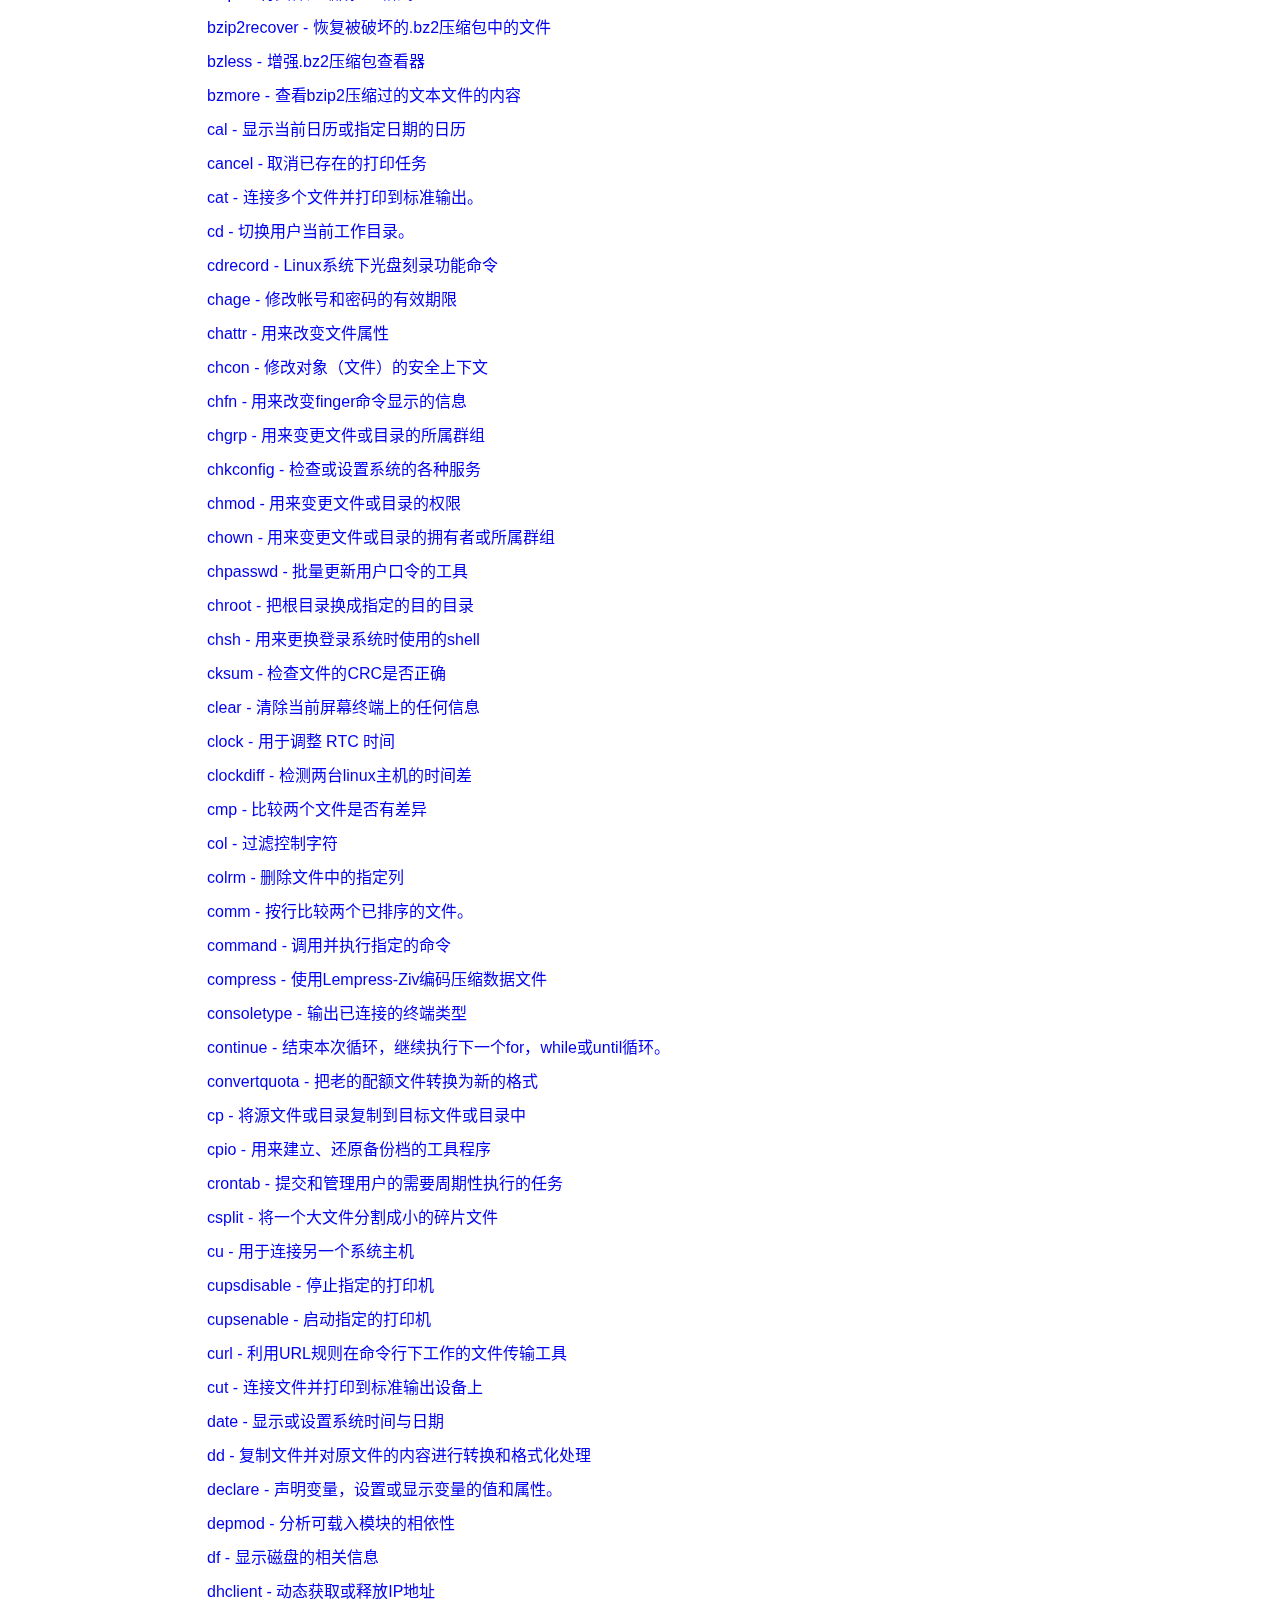
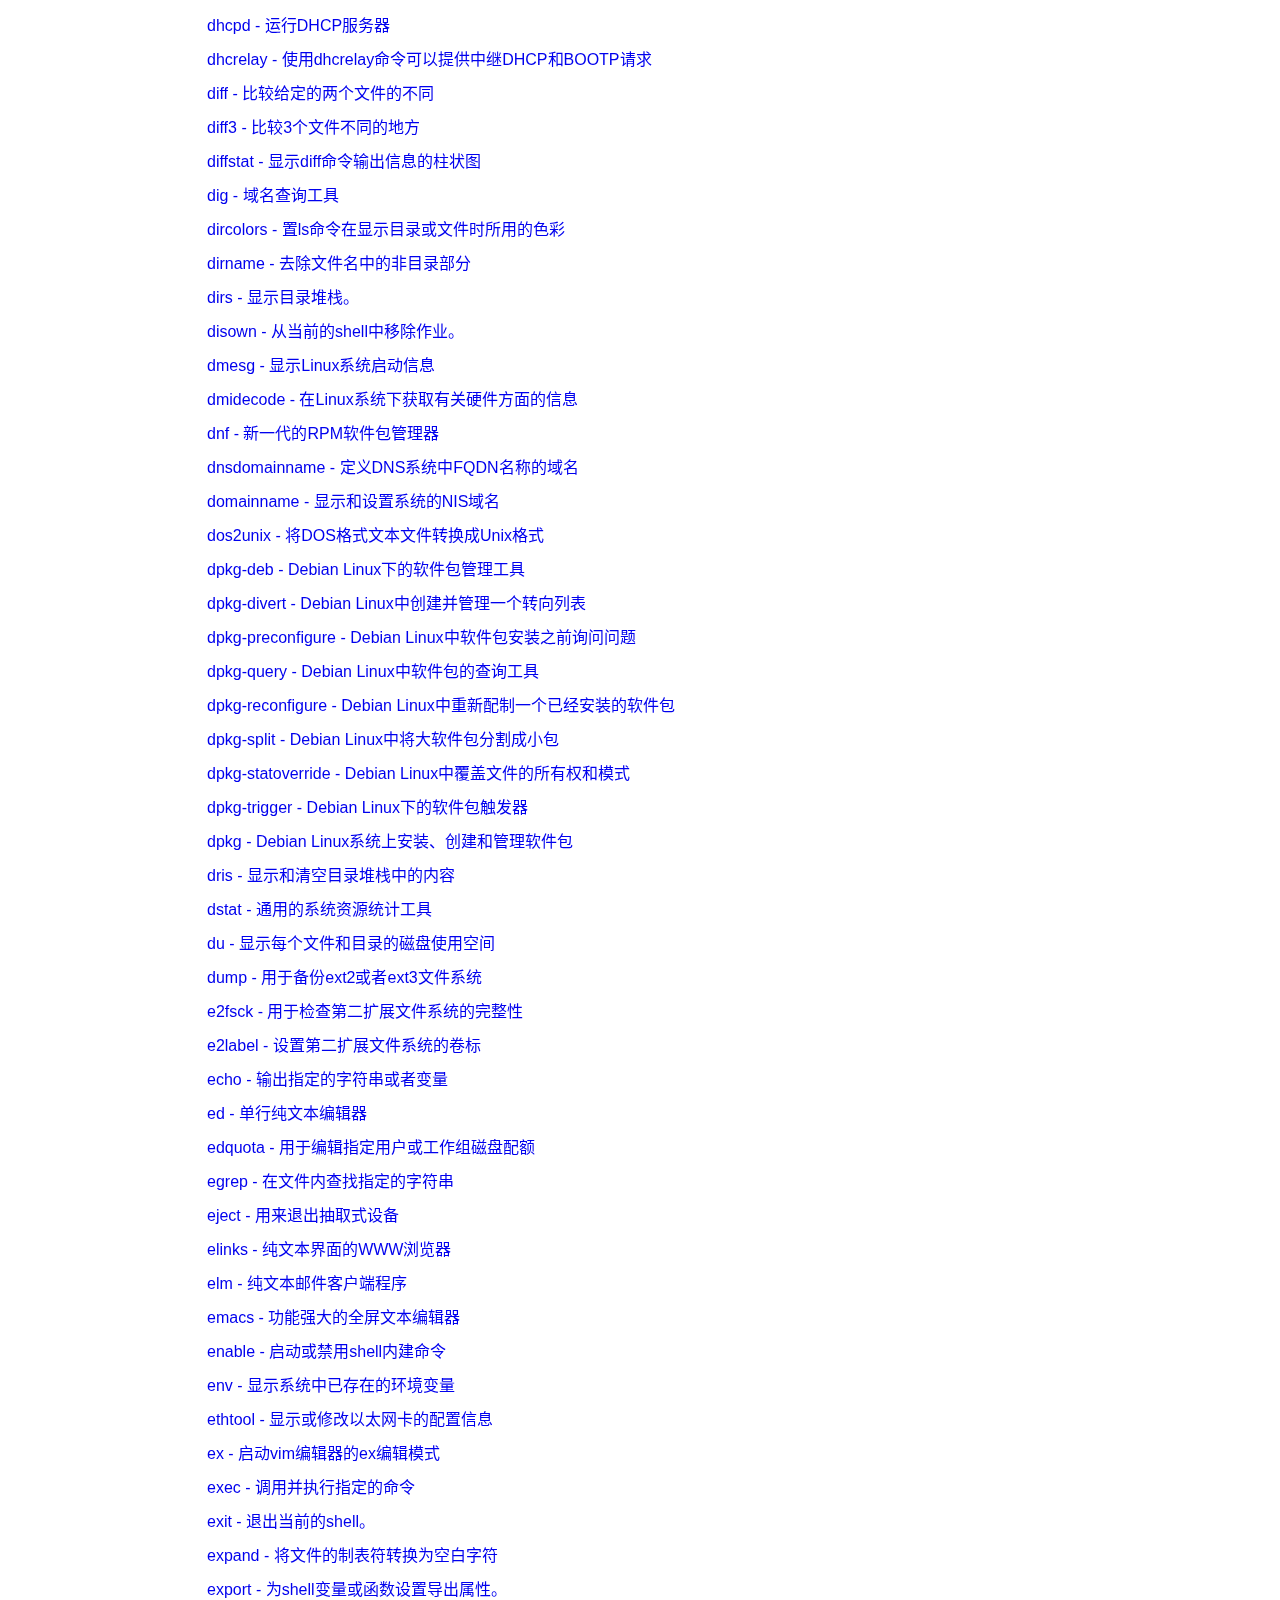
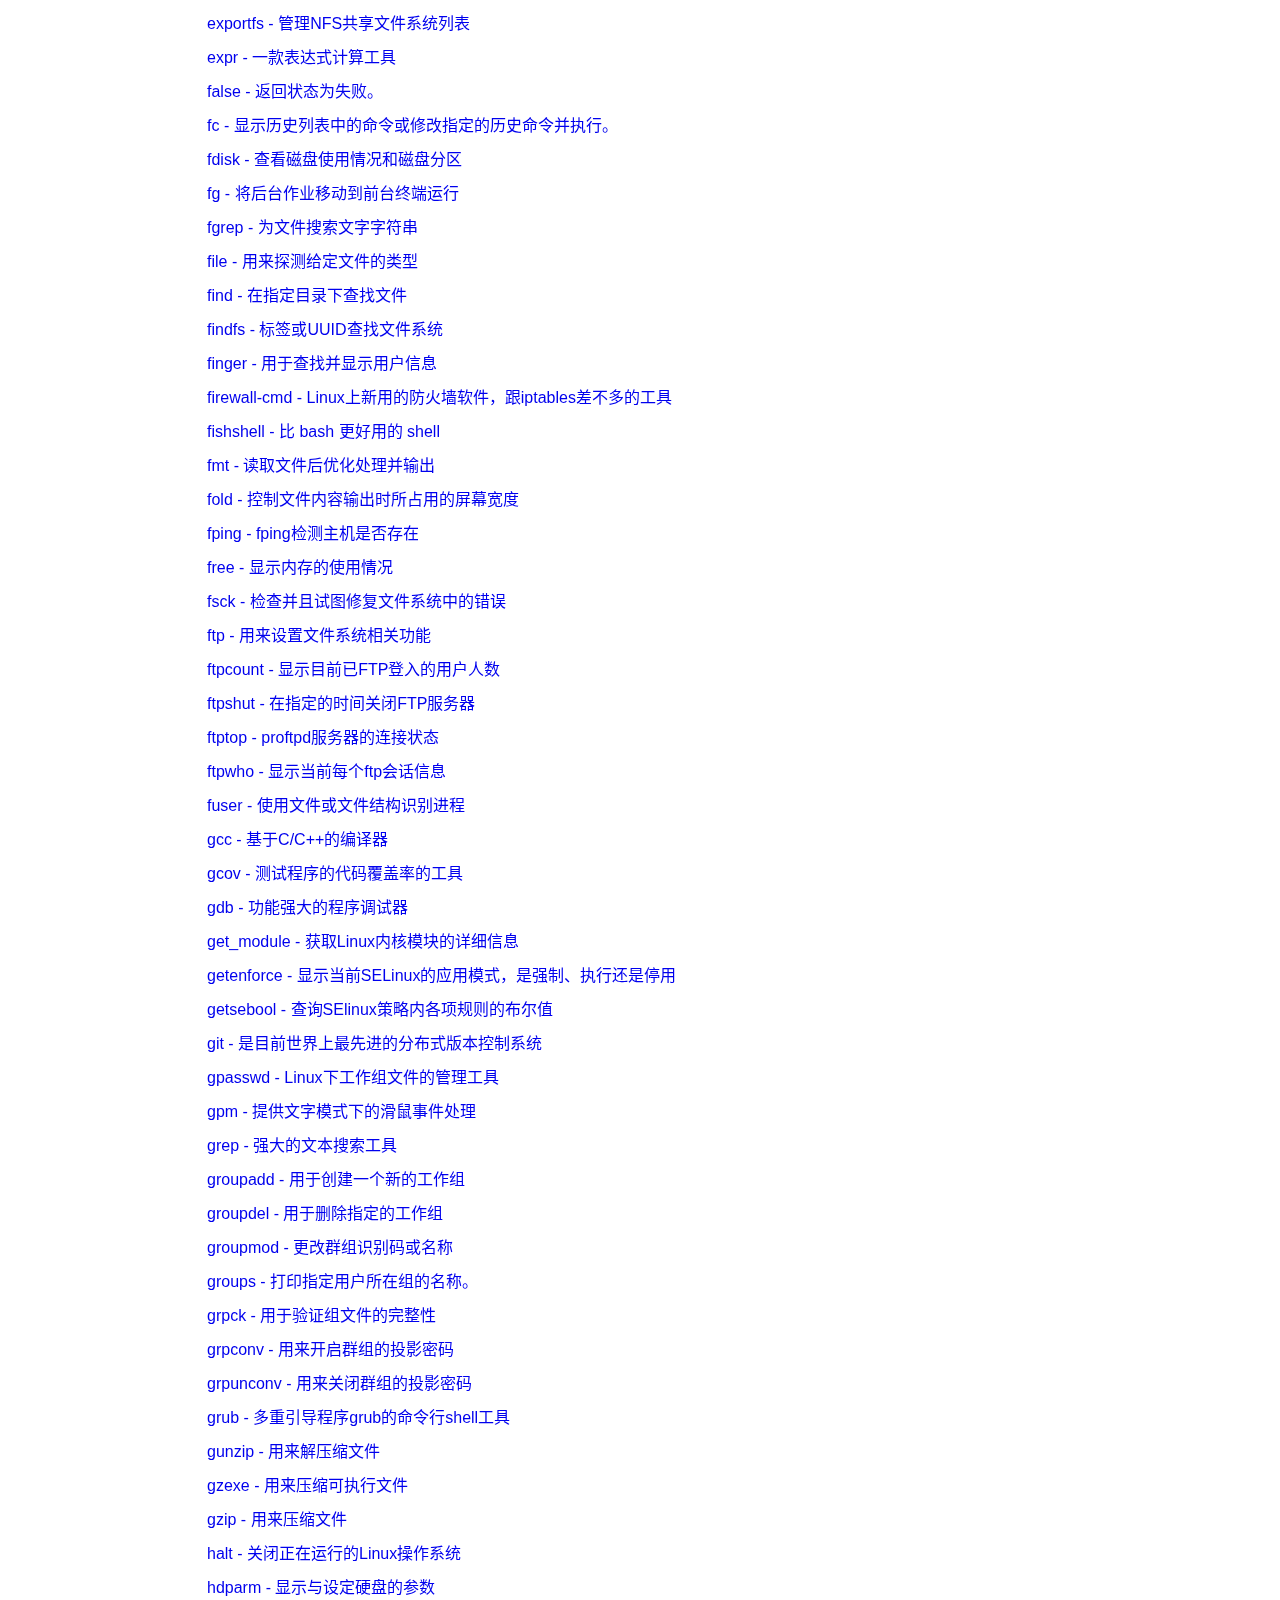
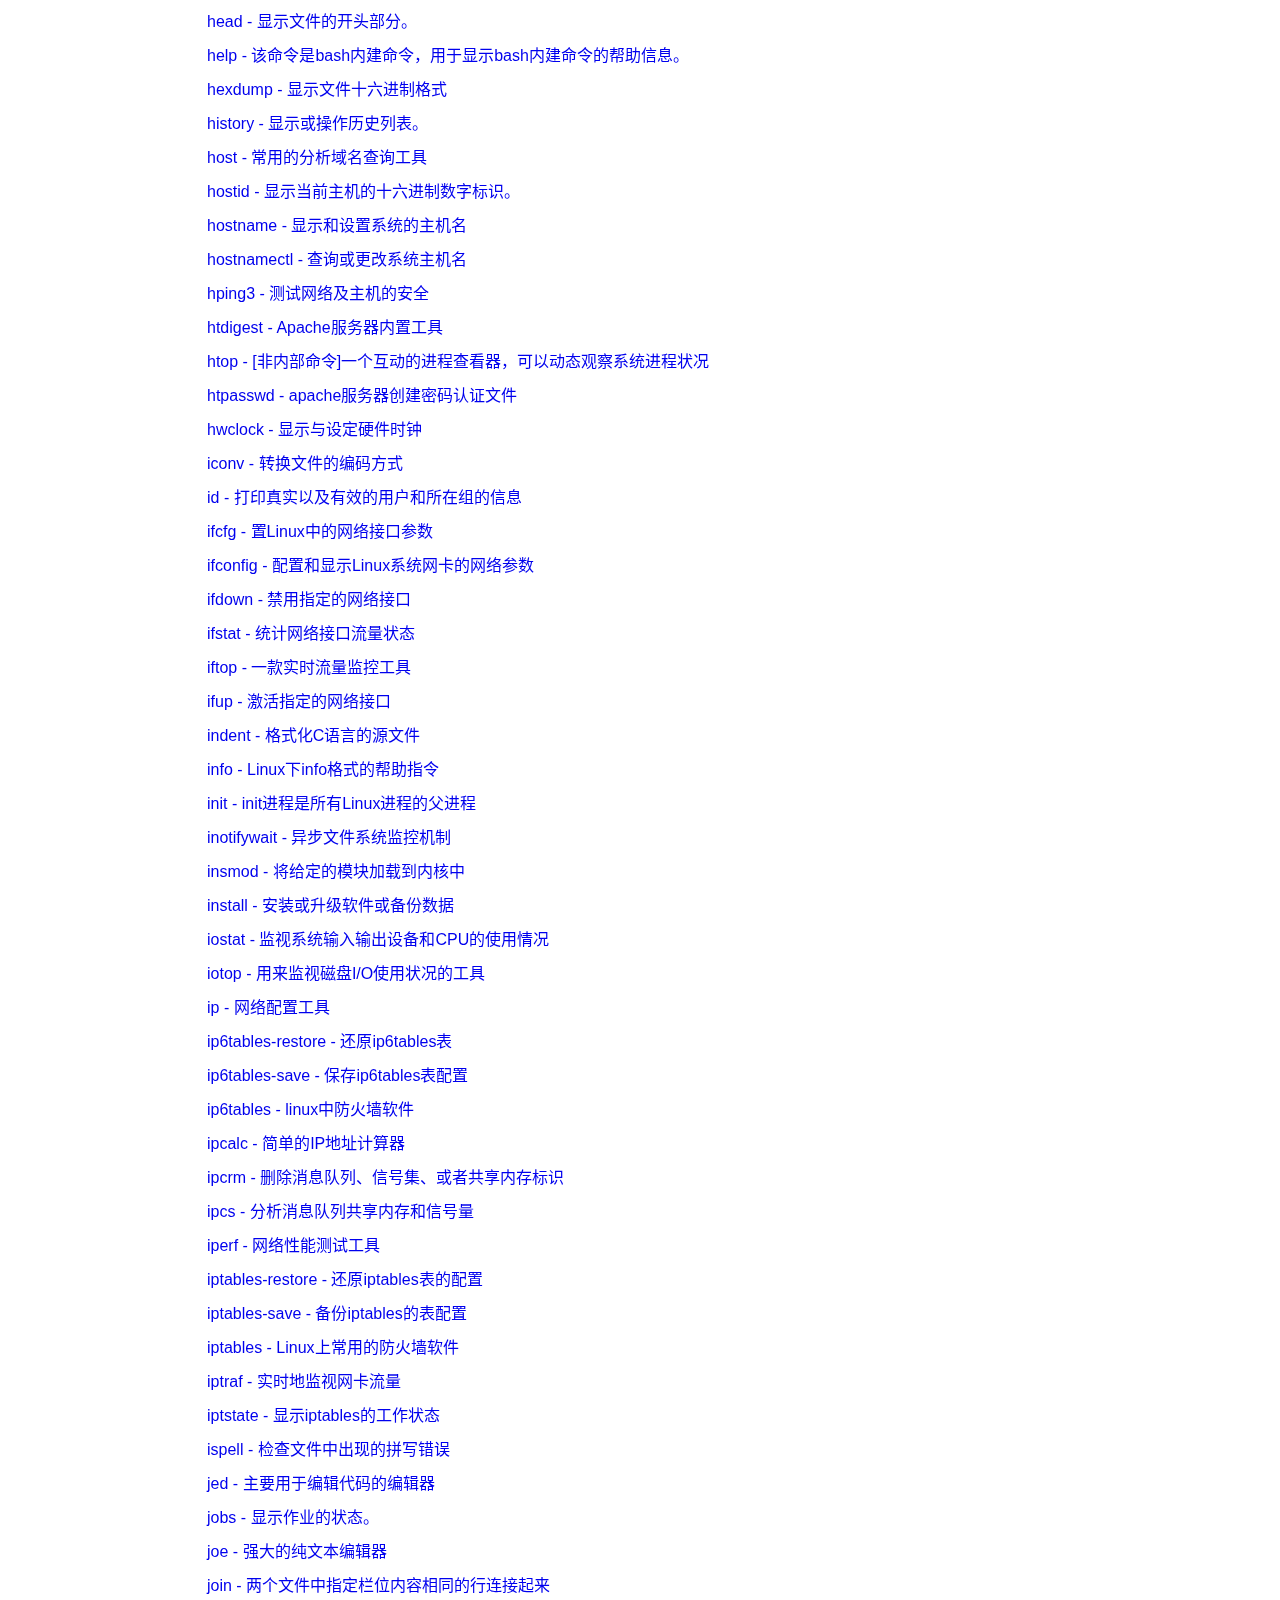
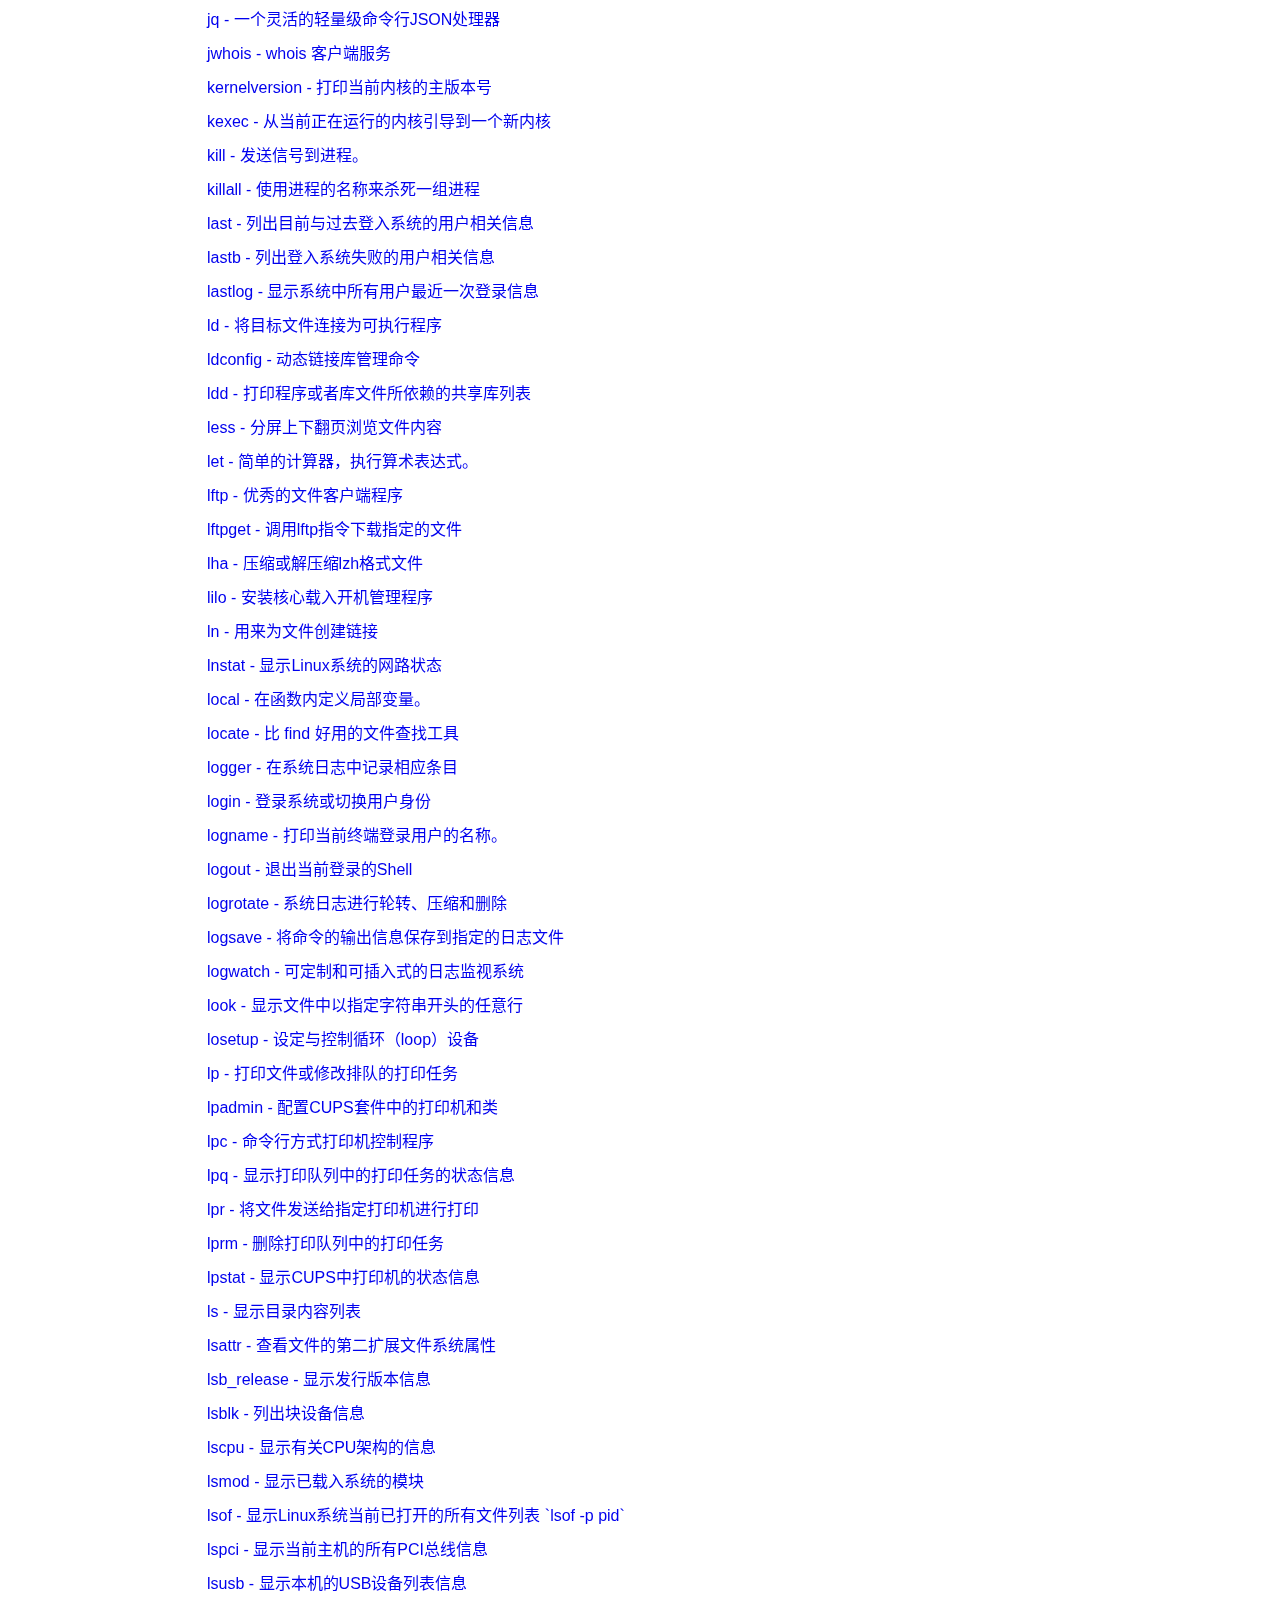
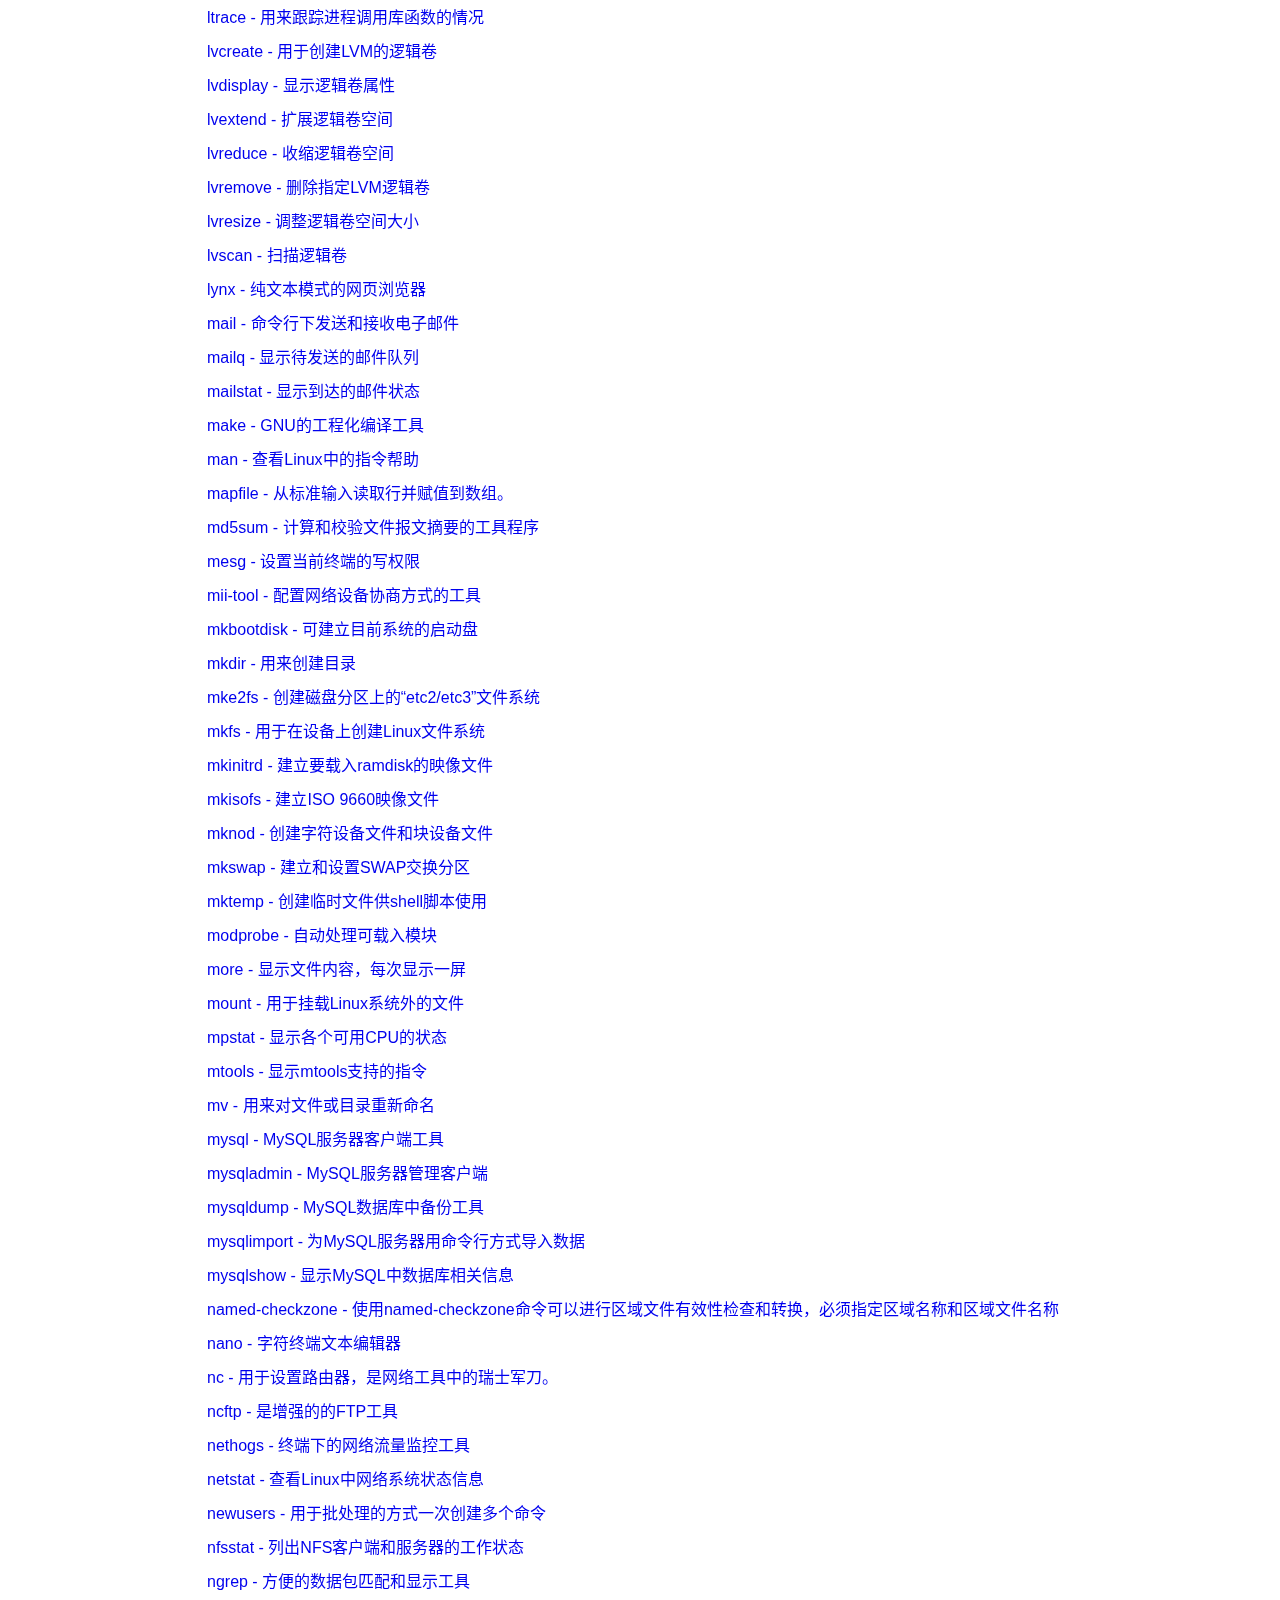
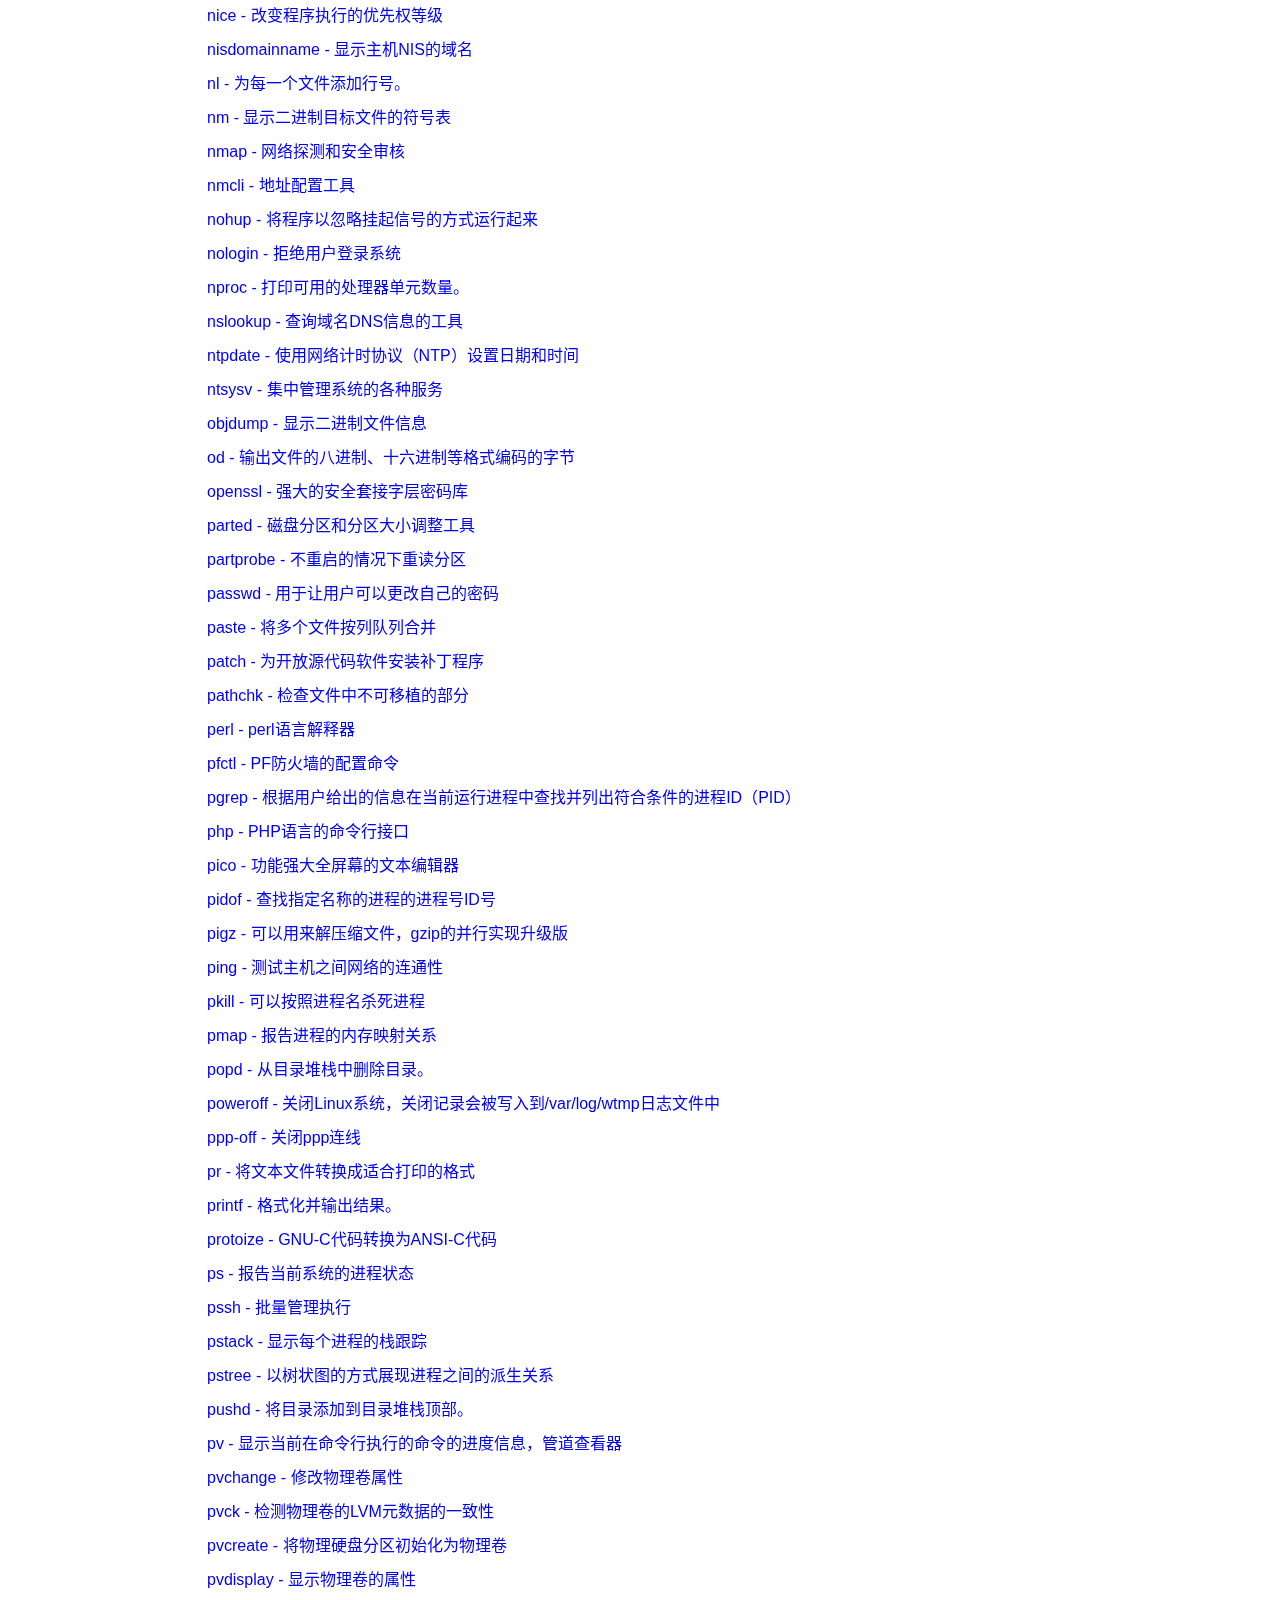
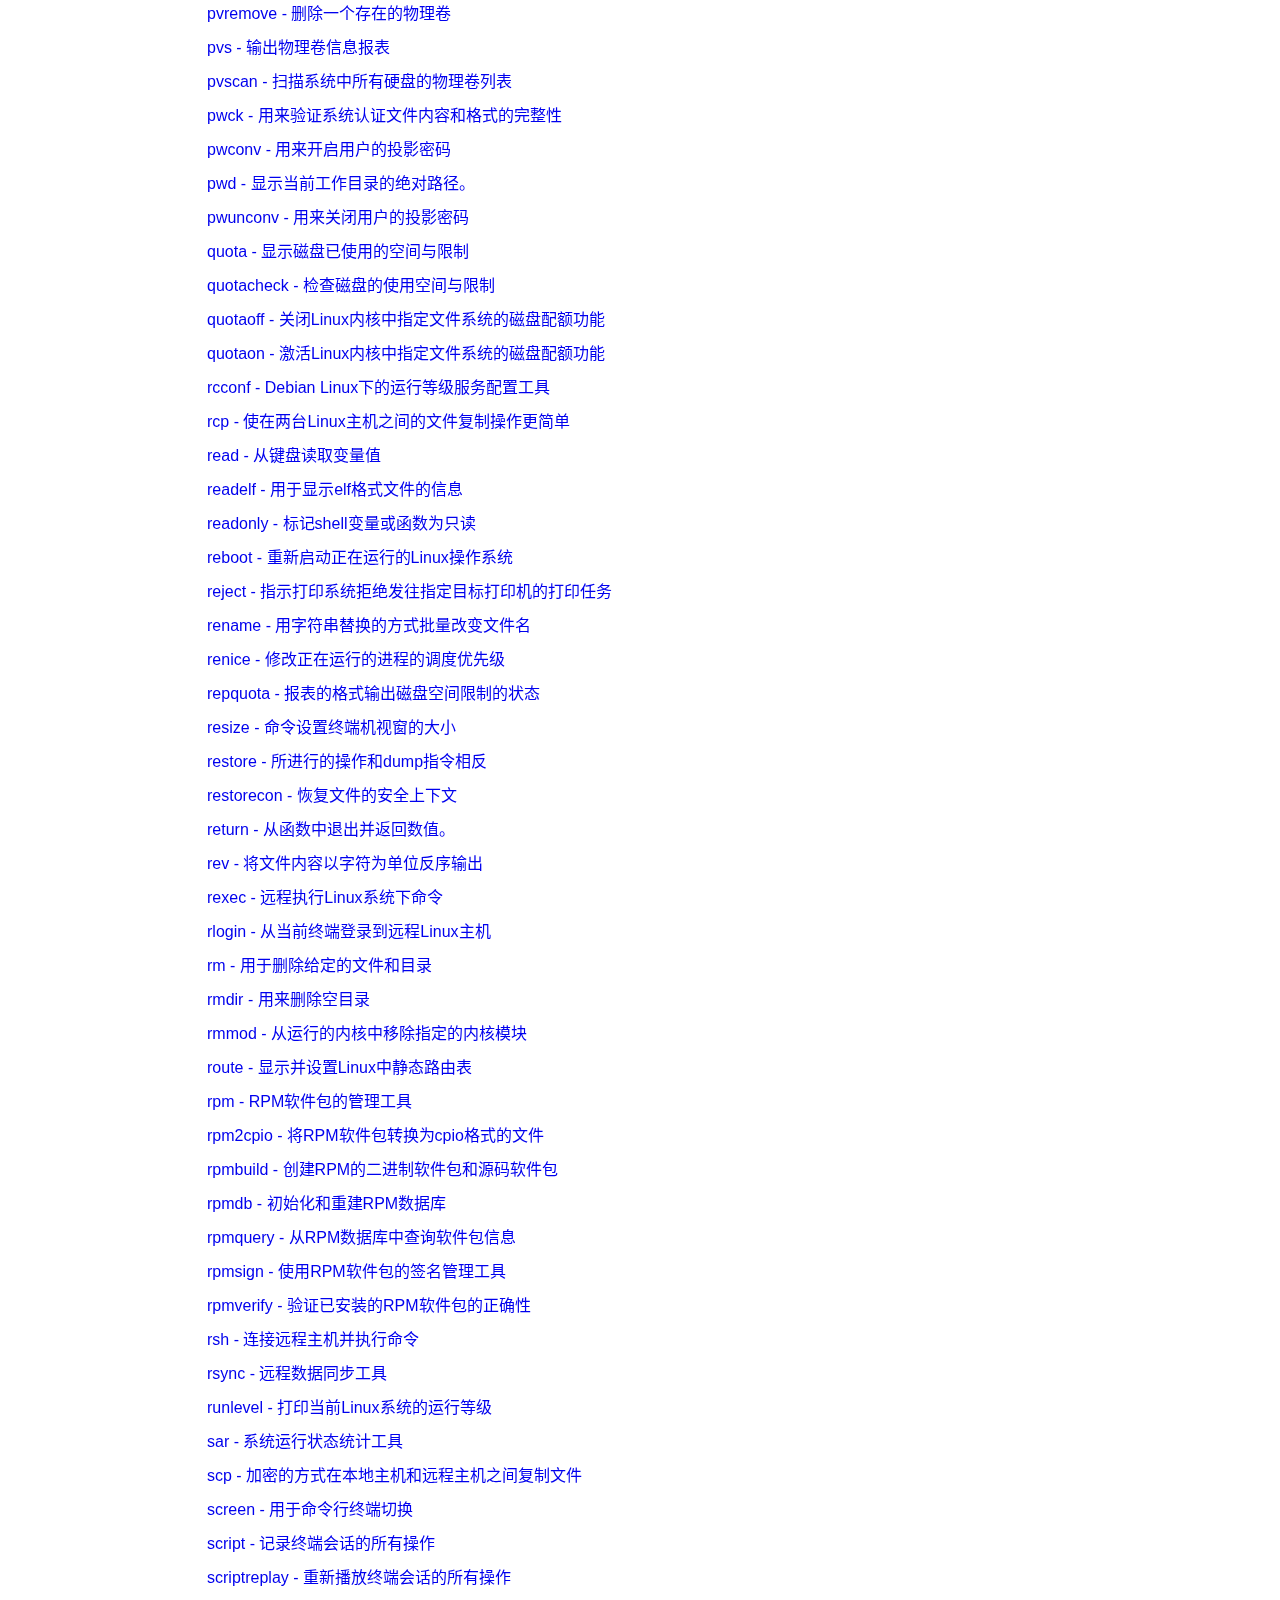
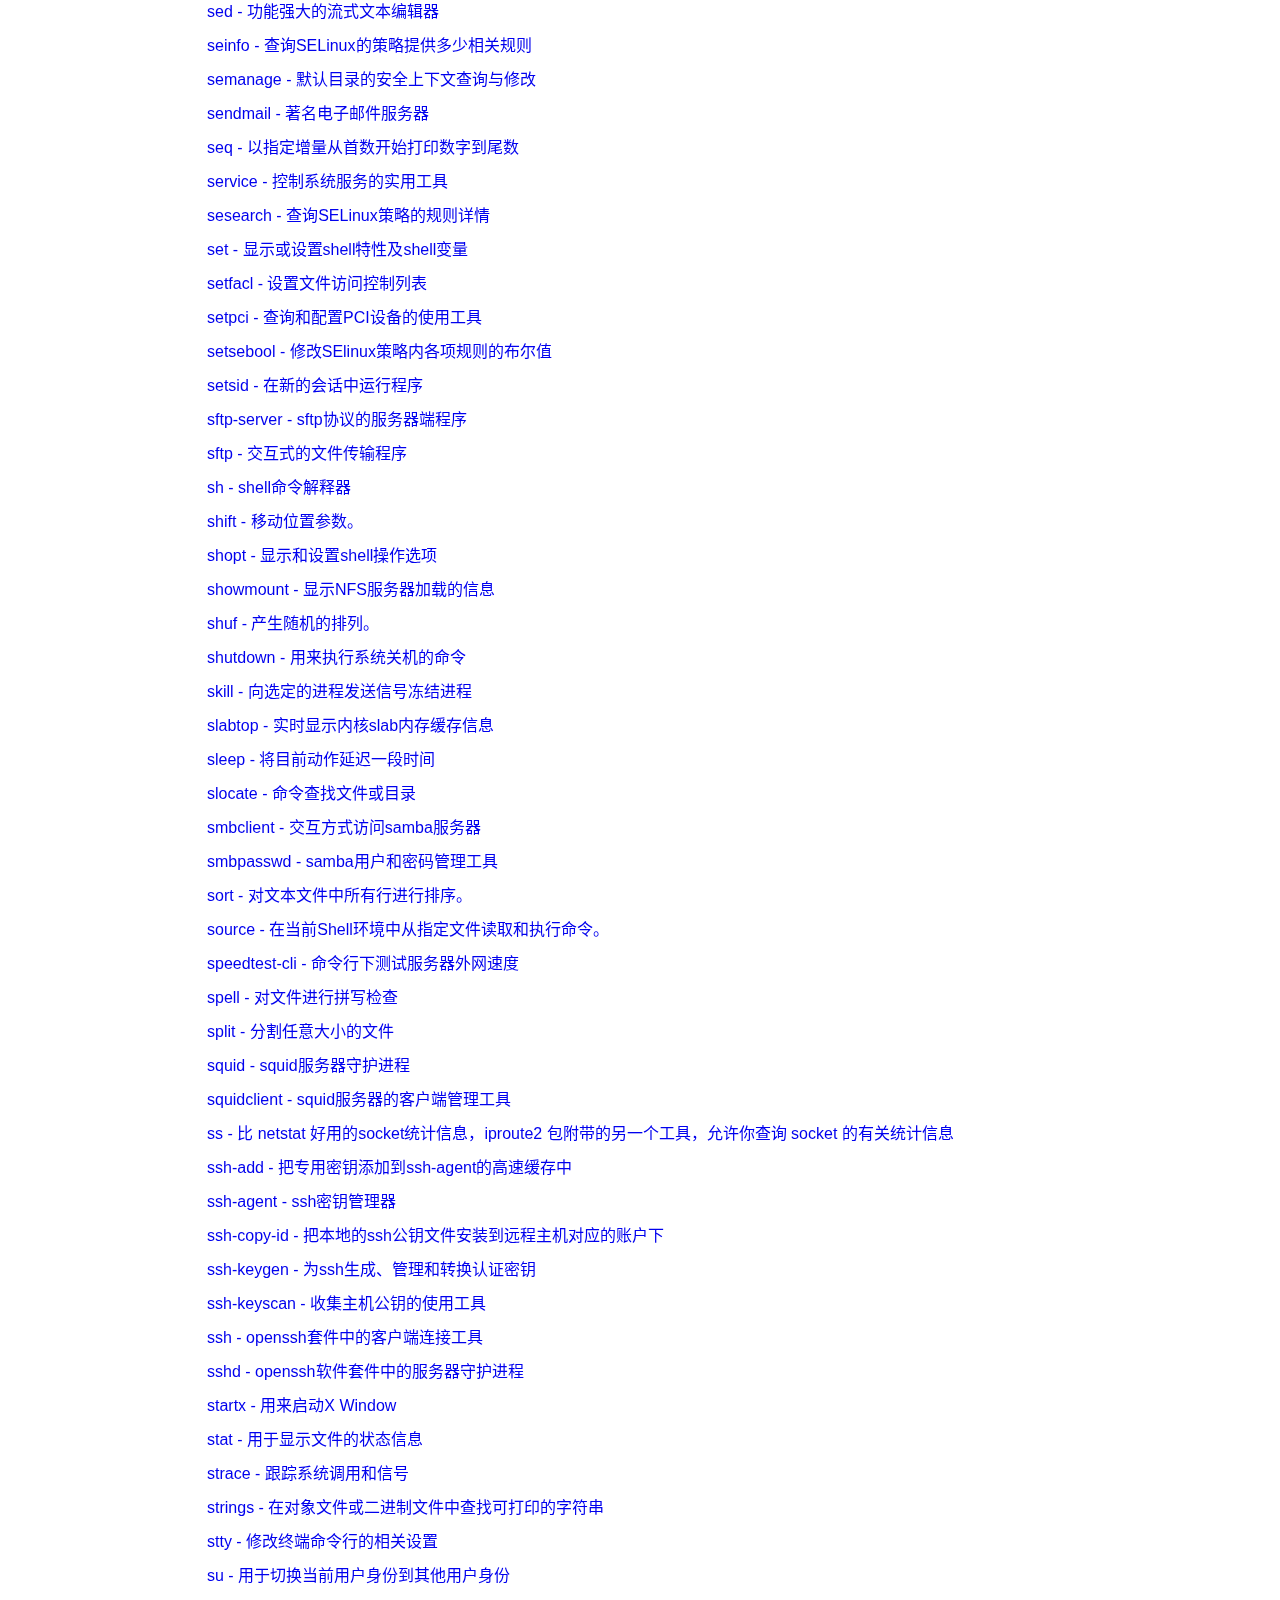
<file: hot.html>
<!DOCTYPE html>
<html lang="zh-CN">
<head>
    <meta charset="UTF-8">
    <meta name="renderer" content="webkit">
    <meta http-equiv="X-UA-Compatible" content="IE=edge, chrome=1">
    <meta name="viewport" content="width=device-width, initial-scale=1, maximum-scale=1, user-scalable=no"/>
    <meta name="description" content="搜索:最专业的Linux命令大全，命令搜索引擎，内容包含Linux命令手册、详解、学习，值得收藏的Linux命令速查手册。 - 最专业的Linux命令大全，内容包含Linux命令手册、详解、学习，值得收藏的Linux命令速查手册。">
    <meta name="keywords" content="Linux,Command,命令大全,Linux命令手册,搜索,最专业的Linux命令大全，命令搜索引擎，内容包含Linux命令手册、详解、学习，值得收藏的Linux命令速查手册。">
    <title>搜索 命令，Linux 搜索 命令详解：最专业的Linux命令大全，命令搜索引擎，内容包含Linux命令手册、详解、学习，值得收藏的Linux命令速查手册。 -  Linux 命令搜索引擎</title>
    <link rel="shortcut icon" href="img/favicon.ico">
    <link rel="stylesheet" type="text/css" href="css/index.css?v=1647058285928">
</head>
<body>
<div class="header header_list">
  <div class="header_inner">
      <div class="logo">
          <a href="/">
            <svg width="183px" height="48px" viewBox="0 0 183 48" version="1.1" xmlns="http://www.w3.org/2000/svg" xmlns:xlink="http://www.w3.org/1999/xlink"> <!-- kenny wang <wowohoo@qq.com> https://github.com/jaywcjlove --> <title>logo</title> <desc>Linux Command Logo. https://github.com/jaywcjlove</desc><g id="Page-1" stroke="none" stroke-width="1" fill="none" fill-rule="evenodd"> <g id="Desktop-HD" transform="translate(-576.000000, -261.000000)" fill="#4A4A4A"> <g id="logo" transform="translate(576.000000, 261.000000)"> <path d="M20.4917792,0.000336524232 C20.1886146,-0.000100520225 19.8723998,0.0124863601 19.542641,0.0387964365 C11.2083649,0.710004944 13.4186692,9.51473754 13.2949769,12.4631618 C13.1427718,14.6193207 12.7056049,16.3185233 11.2226825,18.426428 C9.48047033,20.4982285 7.02763261,23.8514609 5.86566251,27.3420607 C5.3172635,28.9894735 5.05630425,30.6686289 5.29730805,32.2578406 C5.22181299,32.325447 5.14994103,32.3962788 5.08160039,32.469239 C4.57008792,33.0153217 4.19213625,33.6769851 3.77100458,34.1224689 C3.37755968,34.5149436 2.81698897,34.6642292 2.20097918,34.8852382 C1.58472464,35.1063477 0.908127379,35.4323261 0.497432332,36.2204265 C0.497432332,36.2204265 0.497432332,36.2207368 0.49712203,36.2207368 C0.496684986,36.222048 0.495373852,36.2233591 0.494936808,36.2246702 L0.494936808,36.2246702 C0.123151829,36.919077 0.233680372,37.718746 0.347224522,38.4596325 C0.460773043,39.2004972 0.575720105,39.9005856 0.423139144,40.3755699 C-0.0645762474,41.7086473 -0.126850712,42.6307542 0.216491414,43.2996202 C0.560563403,43.9698759 1.2680029,44.2657113 2.06756262,44.432706 C3.66668644,44.7666954 5.83232039,44.6837094 7.53908826,45.5883128 L7.68579097,45.3115063 L7.54060917,45.5891344 C9.36778716,46.5444437 11.2201913,46.8837519 12.698079,46.5461831 C13.7695766,46.3014513 14.6393781,45.6634363 15.0860725,44.6816946 C16.2420201,44.6760567 17.5104717,44.1864315 19.5423657,44.0745568 C20.9208039,43.9635213 22.6427241,44.564051 24.6233484,44.4540775 C24.6751207,44.6689591 24.750052,44.8756375 24.8526175,45.0720452 C24.8539287,45.0742305 24.8548028,45.0759786 24.8556769,45.0780328 C25.6234722,46.6133699 27.0500902,47.3156173 28.570428,47.1956355 C30.0927718,47.075492 31.711331,46.1778551 33.0196848,44.6208231 L32.7798304,44.4192582 L33.0215204,44.618616 C34.2685787,43.1065034 36.3384911,42.4794975 37.7110118,41.6516741 C38.3972721,41.2377581 38.9541192,40.7194802 38.9971462,39.966706 C39.0401514,39.2142991 38.5984218,38.3711223 37.5826868,37.2436088 L37.5823765,37.2432985 C37.5820662,37.2428614 37.5815024,37.2424244 37.5810654,37.2415503 C37.2473295,36.8644028 37.0881185,36.1654026 36.91702,35.4210285 C36.7460395,34.6771089 36.5551865,33.8746254 35.9444344,33.3545687 L35.9444344,33.3545687 C35.9431233,33.3532575 35.9418121,33.3523835 35.940938,33.3515094 L35.940938,33.3515094 C35.6978714,33.1397045 35.4452772,32.9959518 35.1909042,32.8993694 C36.0400422,30.3810493 35.7068789,27.8734149 34.8497254,25.6073831 C33.7977638,22.8263338 31.9611937,20.4030752 30.5585738,18.7453569 C28.9885703,16.7650385 27.4529665,14.8848863 27.4832187,12.1079627 C27.5299825,7.86977213 27.9494053,0.0101787654 20.4914689,0 L20.4917792,0.000336524232 Z M21.5014393,6.5296802 C21.9246338,6.5296802 22.2860696,6.65372652 22.6573476,6.92320377 C23.0345213,7.1969553 23.3062494,7.53965497 23.5252523,8.01821865 C23.7401952,8.48461502 23.843613,8.94086321 23.8537568,9.48229573 C23.8537568,9.49649968 23.8537568,9.50864951 23.8576902,9.52285346 C23.8616236,10.0784681 23.7664397,10.5509481 23.5555483,11.0335676 C23.4352081,11.3089536 23.2970146,11.540089 23.1316064,11.7401941 C23.0754506,11.7132285 23.0171357,11.6873118 22.9566488,11.6624396 L22.9566488,11.6624396 C22.5373789,11.4828667 22.2157491,11.3685884 21.9476879,11.2755722 C22.044856,11.158772 22.1257661,11.0202464 22.1969169,10.8470719 C22.3043949,10.5854877 22.3571155,10.3299784 22.367255,10.025813 C22.367255,10.0136631 22.3711884,10.00348 22.3711884,9.98931975 C22.3772633,9.69732161 22.3387597,9.44789596 22.2535753,9.19239103 C22.1643483,8.92472316 22.0507955,8.73208707 21.886541,8.57188842 C21.722291,8.41168541 21.5580366,8.33869024 21.361336,8.33260221 C21.3521143,8.33216517 21.3429364,8.33216517 21.3338459,8.33216517 C21.1488275,8.33260221 20.9881699,8.39616596 20.8219532,8.53532529 C20.6475593,8.6813331 20.5177834,8.86788115 20.4103054,9.12744186 C20.3028318,9.38699819 20.2501067,9.64452664 20.239976,9.95073309 C20.2377908,9.96288293 20.2377908,9.97306607 20.2377908,9.9852159 C20.2342945,10.1535261 20.2449584,10.307711 20.2709188,10.4574381 C19.8923378,10.2687966 19.535574,10.1401875 19.2007499,10.0604924 C19.181651,9.91570835 19.1706375,9.76629596 19.1670975,9.61007442 L19.1670975,9.56750629 C19.1610225,9.01391519 19.2522643,8.53941165 19.4651836,8.05679657 C19.6781029,7.57417712 19.9417194,7.2274173 20.3128051,6.94555422 C20.6838952,6.66369114 21.0488973,6.53391079 21.4808239,6.52985938 L21.5010154,6.52985938 L21.5014393,6.5296802 Z M15.7091362,6.98827969 C15.9898804,6.98871673 16.2410892,7.0827381 16.5009296,7.29023807 C16.7828014,7.51531597 16.9957164,7.80326271 17.1741616,8.20882685 C17.3526112,8.614391 17.4479175,9.01995077 17.4742757,9.49851445 L17.4742757,9.50244785 C17.4870374,9.70344023 17.485464,9.89263677 17.469643,10.0758677 C17.4141165,10.091645 17.3597045,10.1087334 17.3064069,10.1270762 C17.0036968,10.2312719 16.7369205,10.373272 16.5044085,10.5268101 C16.5271785,10.366205 16.5305437,10.2032486 16.5131057,10.0215605 C16.5109204,10.0114211 16.5109204,10.0032921 16.5109204,9.99319633 C16.4865771,9.75189098 16.435893,9.54911109 16.3507218,9.34429895 C16.2594713,9.131384 16.1580813,8.98132478 16.0242452,8.86573527 C15.9029566,8.76098882 15.7883592,8.71289208 15.6622806,8.71384046 C15.6492567,8.71384046 15.636058,8.71427751 15.6227281,8.71558864 C15.4807804,8.72773848 15.3631674,8.79669098 15.251638,8.93255936 C15.1401086,9.068419 15.0671091,9.23672919 15.0143884,9.4597792 C14.9616634,9.68284232 14.9474682,9.90184967 14.9697706,10.1532945 C14.9697706,10.1634339 14.9719558,10.1715629 14.9719558,10.1816586 C14.9962992,10.4249963 15.0449553,10.6277718 15.1321501,10.8325883 C15.2213771,11.0434797 15.3247905,11.1935346 15.4586266,11.3091153 C15.481047,11.3284764 15.5032139,11.3458708 15.525289,11.361399 C15.3860816,11.468536 15.3196072,11.5179308 15.2055298,11.6017559 C15.1323642,11.6554425 15.0452263,11.7193646 14.94395,11.7940162 C14.7230765,11.5871106 14.5507673,11.3270648 14.4001137,10.984671 C14.2216641,10.5791112 14.1263578,10.1735471 14.0979674,9.69498342 L14.0979674,9.69105002 C14.0716136,9.21249508 14.1182463,8.8008429 14.2500545,8.37500864 C14.3818627,7.94916563 14.5582845,7.6409444 14.813785,7.38745861 C15.06929,7.13399031 15.3268184,7.00623784 15.6370763,6.99001912 C15.6613322,6.98870799 15.6853347,6.98827095 15.709123,6.98827095 L15.7091362,6.98827969 Z M18.3434478,10.3083666 C18.9959552,10.3057443 19.7811624,10.5197693 20.731756,11.1309629 C21.3156605,11.5106715 21.7700031,11.5424053 22.8162176,11.9904939 L22.8175288,11.9909309 L22.8188399,11.991368 C23.322219,12.1979021 23.6176741,12.4671083 23.7620255,12.7505841 C23.906377,13.034073 23.9099039,13.3414857 23.7890786,13.6648724 C23.5474411,14.3116676 22.7761407,14.9923468 21.6937826,15.3303395 L21.6929085,15.3307766 L21.6920344,15.3312136 C21.1642857,15.5026793 20.7040867,15.8813302 20.1615484,16.1915706 C19.6190277,16.5017979 19.00512,16.7520102 18.1703739,16.7037212 C18.1703739,16.7037168 18.1703739,16.7037212 18.1703739,16.7037212 C17.4597396,16.6622893 17.0349499,16.4210539 16.650849,16.1123607 C16.2667437,15.8036631 15.9320245,15.4158517 15.4418966,15.1280491 L15.4405854,15.1271751 L15.4392743,15.126301 C14.6497885,14.6800742 14.2187709,14.163964 14.0834969,13.7165354 C13.9482185,13.2691068 14.075193,12.8871911 14.4668766,12.5936327 C14.9072645,12.2635986 15.2131825,12.0390976 15.4169632,11.8895453 C15.6194022,11.7409983 15.703625,11.685297 15.7680935,11.623394 C15.7684038,11.622957 15.7685305,11.622957 15.7689675,11.6225199 L15.7692735,11.6220829 C16.1001729,11.3088706 16.6276463,10.738226 17.4227569,10.4645313 C17.696421,10.3703264 18.001784,10.3095466 18.3435746,10.3081961 L18.3434478,10.3083666 Z M22.9062619,13.0069369 C22.6246829,13.0237631 22.3297828,13.1687002 21.9864013,13.3604054 C21.6430199,13.5521105 21.256878,13.7973406 20.8384079,14.0388338 C20.0014721,14.5218204 19.038047,14.9837283 18.0805918,14.9837283 C17.1216551,14.9837283 16.3555118,14.5408493 15.7808726,14.0854752 C15.4935509,13.8577838 15.2564149,13.6284404 15.0669561,13.4510265 C14.9722311,13.3623109 14.8900799,13.2867065 14.8134179,13.2276487 C14.7367734,13.1685909 14.6743853,13.1100357 14.5461303,13.1100357 L14.5400116,13.3795435 C14.5308337,13.4697233 14.5213935,13.4669437 14.5251084,13.4693999 C14.5310959,13.4733333 14.5608587,13.4835601 14.5955731,13.5103509 C14.6519344,13.5537495 14.7301609,13.6245375 14.8230067,13.7114832 C15.0086981,13.8853788 15.2554403,14.124464 15.5592255,14.3652012 C16.166796,14.8466668 17.0117515,15.3406363 18.0806093,15.3406363 C19.1509618,15.3406363 20.1636375,14.8403471 21.016875,14.3479598 C21.4434872,14.1017639 21.8309534,13.8560094 22.1604324,13.6720705 C22.4898897,13.4881185 22.7670895,13.3727781 22.9275766,13.3632068 L22.9062925,13.00695 L22.9062619,13.0069369 Z M23.8576858,14.2878093 C24.5685911,17.0901733 26.2220701,21.1378562 27.2848005,23.113201 C27.8496849,24.1612205 28.9735097,26.3878921 29.4590574,29.0706371 C29.7667148,29.0611969 30.1054855,29.1059065 30.4682673,29.1987042 C31.7377591,25.907589 29.3917525,22.3626165 28.3189832,21.375368 C27.8858722,20.9551061 27.8650557,20.7668098 28.0797669,20.7757081 C29.2436775,21.8049915 30.7716374,23.8752142 31.3275492,26.211938 C31.581035,27.2774436 31.6350799,28.3975886 31.3630809,29.5030663 C31.4961478,29.5583437 31.6312951,29.6184504 31.7682604,29.683286 C33.806037,30.6755779 34.5596721,31.5384567 34.1973186,32.716121 C34.0779748,32.7117506 33.960576,32.7126247 33.8460659,32.7152469 C33.8354021,32.7155572 33.8247819,32.715684 33.814118,32.716121 C34.1092104,31.7826203 33.4554837,31.0941179 31.7135031,30.305952 C29.9067264,29.5110511 28.4669839,29.5901387 28.2236507,31.2022427 C28.2080919,31.2867016 28.1955487,31.3727644 28.1860212,31.460029 C28.05104,31.506902 27.9153158,31.5667509 27.7792552,31.6412014 C26.9308557,32.1054213 26.4677896,32.9477371 26.2102393,33.9808403 C25.9529032,35.0131131 25.8791213,36.2610673 25.8081016,37.6639101 L25.8081016,37.6647842 C25.7647031,38.3701826 25.4746935,39.3242507 25.1805582,40.3347805 C22.2207839,42.446033 18.1128938,43.3607409 14.6251435,40.9805006 C14.3887768,40.6065916 14.1176344,40.2361221 13.8385378,39.8707355 C13.6603154,39.6373843 13.4772332,39.4054841 13.2952172,39.1768225 C13.6532528,39.1768225 13.9575843,39.1184771 14.2035442,39.0069433 C14.5094142,38.8682516 14.724322,38.6454901 14.8306462,38.3594969 C15.0432858,37.7875325 14.8297721,36.9806654 14.1489836,36.0592664 C13.4682956,35.137933 12.3154554,34.0981212 10.6214273,33.0592009 C10.6214273,33.0592009 10.621117,33.0592009 10.621117,33.0588906 C9.37658486,32.2846183 8.68057408,31.3355981 8.3547924,30.3051959 C8.02898013,29.2747018 8.07466439,28.1604089 8.32577265,27.0602631 C8.80774091,24.9485692 10.0461107,22.8947793 10.8362565,21.605909 C11.0489879,21.4493815 10.9122629,21.8964561 10.0363515,23.5230089 C9.25134103,25.0101357 7.78376323,28.4420972 9.79314068,31.1210705 C9.84684033,29.2145776 10.3021401,27.2701931 11.0664741,25.45145 C12.1797968,22.9278068 14.5084483,18.5514927 14.6933968,15.0635108 C14.7887555,15.1327561 15.1164383,15.3538525 15.2624505,15.4368866 C15.2627608,15.4373237 15.2628875,15.4373237 15.2633246,15.4373237 C15.6905181,15.6888908 16.0113611,16.0566244 16.426903,16.3905832 C16.8432709,16.7252019 17.3634237,17.0142238 18.149269,17.0600129 L18.149269,17.0600129 C19.066516,17.113092 19.7655905,16.8289912 20.3383504,16.5014745 C20.9102449,16.1744603 21.3671137,15.8125482 21.7999582,15.6712779 C21.8003952,15.6708409 21.8012693,15.6708409 21.8017063,15.6708409 C22.7163355,15.3848215 23.44356,14.8785842 23.857393,14.2881327 L23.8576858,14.2878093 Z M29.6669682,30.3312962 C30.0374289,30.329548 30.4861993,30.4530917 30.9774372,30.6728508 C32.2995623,31.2832227 32.713238,31.8063999 32.3522873,32.5749338 C32.0481219,33.1548918 30.7462669,34.0775407 29.8540319,33.8342075 C28.9435503,33.5989814 28.4994564,32.2869871 28.6474877,31.2953987 C28.7267763,30.6220356 29.1076387,30.3339097 29.6669682,30.3312962 L29.6669682,30.3312962 Z M28.1710786,32.1433306 C28.2458176,33.3559191 28.8457529,34.5926195 29.9067526,34.8602742 C31.0678224,35.1661922 32.7418469,34.16998 33.4486352,33.3574182 C33.5895689,33.3517803 33.7273516,33.3448313 33.8611658,33.3416409 C34.4811527,33.3266503 35.001157,33.3620509 35.5324588,33.8267253 L35.534207,33.8284735 L35.5359552,33.8302216 C35.9442465,34.1761336 36.1383204,34.8298385 36.3066481,35.5621545 C36.4749627,36.294475 36.6095636,37.0920505 37.11435,37.6602345 L37.115224,37.6611086 L37.1156611,37.6619827 C38.0861227,38.7388952 38.3980544,39.4668146 38.3715083,39.931406 C38.344936,40.3960279 38.008556,40.7409347 37.3873891,41.1155867 C36.1455928,41.864576 33.9453056,42.5158727 32.5399192,44.2181871 C31.3196037,45.6704378 29.8315635,46.4680352 28.5210638,46.5714617 C27.2105642,46.6748883 26.0799127,46.1309646 25.4133237,44.793071 L25.4115756,44.7900117 L25.4098274,44.7869524 C24.9962959,44.0002986 25.1685614,42.758852 25.5169207,41.4493706 C25.8652845,40.1398937 26.3657922,38.7953264 26.4327911,37.7024923 L26.4327911,37.7007442 L26.4327911,37.698996 C26.5036666,36.2987755 26.5820418,35.0759688 26.8172504,34.1324728 C27.0524633,33.1889769 27.4228236,32.5499829 28.0790545,32.1909116 C28.109604,32.1742165 28.139948,32.1584392 28.1701128,32.1435097 L28.1710786,32.1433306 Z M6.86074718,32.2348346 C6.95869322,32.2351449 7.06234705,32.2434006 7.17277507,32.2601394 C7.91559769,32.3726653 8.5633675,32.8920358 9.18746261,33.7385341 C9.8115621,34.5850455 10.3922762,35.7405823 10.9892352,37.0223812 L10.9901093,37.0241294 L10.9905463,37.0258776 C11.4702594,38.0271115 12.4825418,39.128044 13.3403902,40.2511564 C14.1982341,41.3742689 14.8621527,42.5016163 14.7756966,43.3644732 L14.7753863,43.3684066 L14.775076,43.37234 C14.6632363,44.843978 13.8330966,45.6451198 12.5587449,45.9361914 C11.2847734,46.2271625 9.55771794,45.9379396 7.83269472,45.035587 L7.83094655,45.035587 C5.9224477,44.0247687 3.65205856,44.1251622 2.19566909,43.8209924 C1.46727769,43.6688572 0.99200058,43.44013 0.773862951,43.0151698 C0.55571221,42.5902315 0.550839164,41.8488511 1.01440785,40.5847437 L1.01659307,40.5791059 L1.01834125,40.573468 C1.24759292,39.8663213 1.07793226,39.0925822 0.96663015,38.3663367 C0.855328038,37.6400911 0.800894151,36.9795116 1.04888192,36.5190765 L1.05019305,36.5168913 L1.05150418,36.514706 C1.36900824,35.9026821 1.83472718,35.683902 2.41273159,35.4765375 C2.990736,35.2691556 3.67612223,35.1062953 4.21734934,34.5638925 L4.21997161,34.5612703 L4.22259387,34.558648 C4.72293985,34.0308163 5.09877623,33.3691834 5.53863963,32.8995879 C5.90977341,32.5033678 6.28118253,32.2407652 6.84099715,32.2368755 L6.86053303,32.2368755 L6.86074718,32.2348346 Z" id="path4004"></path> <path d="M58.5014648,40 L58.5014648,6.7578125 L65.4194336,6.7578125 L65.4194336,35.2832031 L80.4008789,35.2832031 L80.4008789,40 L58.5014648,40 L58.5014648,40 L58.5014648,40 Z M86.2524414,40 L86.2524414,15.3378906 L92.9008789,15.3378906 L92.9008789,40 L86.2524414,40 L86.2524414,40 L86.2524414,40 Z M86.2524414,11.1826172 L86.2524414,5.63476562 L92.9008789,5.63476562 L92.9008789,11.1826172 L86.2524414,11.1826172 L86.2524414,11.1826172 L86.2524414,11.1826172 Z M100.211426,40 L100.211426,15.3378906 L106.859863,15.3378906 L106.859863,19.9873047 C109.031098,16.513329 111.8312,14.7763672 115.260254,14.7763672 C117.461437,14.7763672 119.198399,15.4726493 120.471191,16.8652344 C121.743984,18.2578195 122.380371,20.1594932 122.380371,22.5703125 L122.380371,40 L115.731934,40 L115.731934,24.2099609 C115.731934,21.4098167 114.803557,20.0097656 112.946777,20.0097656 C110.835439,20.0097656 108.806488,21.4996596 106.859863,24.4794922 L106.859863,40 L100.211426,40 L100.211426,40 L100.211426,40 Z M145.672363,40 L145.672363,35.3505859 C143.516102,38.8245616 140.716,40.5615234 137.271973,40.5615234 C135.07079,40.5615234 133.333828,39.8652413 132.061035,38.4726562 C130.788242,37.0800712 130.151855,35.1783975 130.151855,32.7675781 L130.151855,15.3378906 L136.800293,15.3378906 L136.800293,31.1279297 C136.800293,33.9280739 137.736156,35.328125 139.60791,35.328125 C141.704275,35.328125 143.725739,33.838231 145.672363,30.8583984 L145.672363,15.3378906 L152.320801,15.3378906 L152.320801,40 L145.672363,40 L145.672363,40 L145.672363,40 Z M158.003418,40 L166.471191,27.6240234 L158.362793,15.3378906 L165.932129,15.3378906 L171.23291,23.1542969 L176.309082,15.3378906 L181.699707,15.3378906 L173.973145,27.4443359 L182.26123,40 L174.691895,40 L169.166504,31.8466797 L163.506348,40 L158.003418,40 L158.003418,40 L158.003418,40 Z" id="Linux"></path> </g> </g> </g> </svg> 
          </a>
      </div>
      <div class="search">
          <ul class="search-list" id="result">
            <!-- <li><a href="#"><strong>find</strong> - 指定目录下查找文件。</a></li> -->
          </ul>
          <input type="text" class="query" id="query" autocomplete="off" autofocus="autofocus" placeholder="Linux 命令搜索"/>
          <div class="enter-input">
              <input type="hidden" id="current_path" value="/hot.html">
              <button id="search_btn">搜索</button>
          </div>
      </div>
  </div>
</div>
<div class="hotlist">
  <ul>
  
    <li><a href="c/ab.html">ab - Apache服务器的性能测试工具</a></li>
  
    <li><a href="c/accept.html">accept - 指示打印系统接受发往指定目标打印机的打印任务</a></li>
  
    <li><a href="c/ack.html">ack - 比grep好用的文本搜索工具</a></li>
  
    <li><a href="c/alias.html">alias - 定义或显示别名。</a></li>
  
    <li><a href="c/apachectl.html">apachectl - Apache服务器前端控制工具</a></li>
  
    <li><a href="c/apk.html">apk - Alpine Linux 下的包管理工具</a></li>
  
    <li><a href="c/apropos.html">apropos - 在 whatis 数据库中查找字符串</a></li>
  
    <li><a href="c/apt-get.html">apt-get - Debian Linux发行版中的APT软件包管理工具</a></li>
  
    <li><a href="c/apt-key.html">apt-key - 管理Debian Linux系统中的软件包密钥</a></li>
  
    <li><a href="c/apt-sortpkgs.html">apt-sortpkgs - Debian Linux下对软件包索引文件进行排序的工具</a></li>
  
    <li><a href="c/aptitude.html">aptitude - Debian Linux系统中软件包管理工具</a></li>
  
    <li><a href="c/ar.html">ar - 建立或修改备存文件，或是从备存文件中抽取文件</a></li>
  
    <li><a href="c/arch.html">arch - 显示当前主机的硬件架构类型</a></li>
  
    <li><a href="c/arj.html">arj - 用于创建和管理.arj压缩包</a></li>
  
    <li><a href="c/arp.html">arp - arp 命令用于显示和修改 IP 到 MAC 转换表</a></li>
  
    <li><a href="c/arpd.html">arpd - 收集免费ARP信息</a></li>
  
    <li><a href="c/arping.html">arping - 通过发送ARP协议报文测试网络</a></li>
  
    <li><a href="c/arptables.html">arptables - 管理ARP包过滤规则表</a></li>
  
    <li><a href="c/arpwatch.html">arpwatch - 监听网络上ARP的记录</a></li>
  
    <li><a href="c/as.html">as - 汇编语言编译器</a></li>
  
    <li><a href="c/at.html">at - 在指定时间执行一个任务</a></li>
  
    <li><a href="c/atop.html">atop - 监控Linux系统资源与进程的工具</a></li>
  
    <li><a href="c/atq.html">atq - 列出当前用户的at任务列表</a></li>
  
    <li><a href="c/atrm.html">atrm - 删除待执行任务队列中的指定任务</a></li>
  
    <li><a href="c/awk.html">awk - 文本和数据进行处理的编程语言</a></li>
  
    <li><a href="c/axel.html">axel - 多线程下载工具</a></li>
  
    <li><a href="c/badblocks.html">badblocks - 查找磁盘中损坏的区块</a></li>
  
    <li><a href="c/base64.html">base64 - base64 编码/解码文件或标准输入输出</a></li>
  
    <li><a href="c/basename.html">basename - 打印目录或者文件的基本名称</a></li>
  
    <li><a href="c/batch.html">batch - 在系统不繁忙的时候执行定时任务</a></li>
  
    <li><a href="c/bc.html">bc - 算术操作精密运算工具</a></li>
  
    <li><a href="c/bg.html">bg - 将前台终端作业移动到后台运行</a></li>
  
    <li><a href="c/bind.html">bind - 显示或设置键盘按键与其相关的功能</a></li>
  
    <li><a href="c/blkid.html">blkid - 查看块设备的文件系统类型、LABEL、UUID等信息</a></li>
  
    <li><a href="c/blockdev.html">blockdev - 从命令行调用区块设备控制程序</a></li>
  
    <li><a href="c/bmodinfo.html">bmodinfo - 显示给定模块的详细信息</a></li>
  
    <li><a href="c/break.html">break - 结束for，while或until循环。</a></li>
  
    <li><a href="c/builtin.html">builtin - 执行bash内建命令。</a></li>
  
    <li><a href="c/bunzip2.html">bunzip2 - 创一个bz2文件压缩包</a></li>
  
    <li><a href="c/bye.html">bye - 命令用于中断FTP连线并结束程序</a></li>
  
    <li><a href="c/bzcat.html">bzcat - 解压缩指定的.bz2文件</a></li>
  
    <li><a href="c/bzcmp.html">bzcmp - 比较两个压缩包中的文件</a></li>
  
    <li><a href="c/bzdiff.html">bzdiff - 直接比较两个.bz2压缩包中文件的不同</a></li>
  
    <li><a href="c/bzgrep.html">bzgrep - 使用正则表达式搜索.bz2压缩包中文件</a></li>
  
    <li><a href="c/bzip2.html">bzip2 - 将文件压缩成bz2格式</a></li>
  
    <li><a href="c/bzip2recover.html">bzip2recover - 恢复被破坏的.bz2压缩包中的文件</a></li>
  
    <li><a href="c/bzless.html">bzless - 增强.bz2压缩包查看器</a></li>
  
    <li><a href="c/bzmore.html">bzmore - 查看bzip2压缩过的文本文件的内容</a></li>
  
    <li><a href="c/cal.html">cal - 显示当前日历或指定日期的日历</a></li>
  
    <li><a href="c/cancel.html">cancel - 取消已存在的打印任务</a></li>
  
    <li><a href="c/cat.html">cat - 连接多个文件并打印到标准输出。</a></li>
  
    <li><a href="c/cd.html">cd - 切换用户当前工作目录。</a></li>
  
    <li><a href="c/cdrecord.html">cdrecord - Linux系统下光盘刻录功能命令</a></li>
  
    <li><a href="c/chage.html">chage - 修改帐号和密码的有效期限</a></li>
  
    <li><a href="c/chattr.html">chattr - 用来改变文件属性</a></li>
  
    <li><a href="c/chcon.html">chcon - 修改对象（文件）的安全上下文</a></li>
  
    <li><a href="c/chfn.html">chfn - 用来改变finger命令显示的信息</a></li>
  
    <li><a href="c/chgrp.html">chgrp - 用来变更文件或目录的所属群组</a></li>
  
    <li><a href="c/chkconfig.html">chkconfig - 检查或设置系统的各种服务</a></li>
  
    <li><a href="c/chmod.html">chmod - 用来变更文件或目录的权限</a></li>
  
    <li><a href="c/chown.html">chown - 用来变更文件或目录的拥有者或所属群组</a></li>
  
    <li><a href="c/chpasswd.html">chpasswd - 批量更新用户口令的工具</a></li>
  
    <li><a href="c/chroot.html">chroot - 把根目录换成指定的目的目录</a></li>
  
    <li><a href="c/chsh.html">chsh - 用来更换登录系统时使用的shell</a></li>
  
    <li><a href="c/cksum.html">cksum - 检查文件的CRC是否正确</a></li>
  
    <li><a href="c/clear.html">clear - 清除当前屏幕终端上的任何信息</a></li>
  
    <li><a href="c/clock.html">clock - 用于调整 RTC 时间</a></li>
  
    <li><a href="c/clockdiff.html">clockdiff - 检测两台linux主机的时间差</a></li>
  
    <li><a href="c/cmp.html">cmp - 比较两个文件是否有差异</a></li>
  
    <li><a href="c/col.html">col - 过滤控制字符</a></li>
  
    <li><a href="c/colrm.html">colrm - 删除文件中的指定列</a></li>
  
    <li><a href="c/comm.html">comm - 按行比较两个已排序的文件。</a></li>
  
    <li><a href="c/command.html">command - 调用并执行指定的命令</a></li>
  
    <li><a href="c/compress.html">compress - 使用Lempress-Ziv编码压缩数据文件</a></li>
  
    <li><a href="c/consoletype.html">consoletype - 输出已连接的终端类型</a></li>
  
    <li><a href="c/continue.html">continue - 结束本次循环，继续执行下一个for，while或until循环。</a></li>
  
    <li><a href="c/convertquota.html">convertquota - 把老的配额文件转换为新的格式</a></li>
  
    <li><a href="c/cp.html">cp - 将源文件或目录复制到目标文件或目录中</a></li>
  
    <li><a href="c/cpio.html">cpio - 用来建立、还原备份档的工具程序</a></li>
  
    <li><a href="c/crontab.html">crontab - 提交和管理用户的需要周期性执行的任务</a></li>
  
    <li><a href="c/csplit.html">csplit - 将一个大文件分割成小的碎片文件</a></li>
  
    <li><a href="c/cu.html">cu - 用于连接另一个系统主机</a></li>
  
    <li><a href="c/cupsdisable.html">cupsdisable - 停止指定的打印机</a></li>
  
    <li><a href="c/cupsenable.html">cupsenable - 启动指定的打印机</a></li>
  
    <li><a href="c/curl.html">curl - 利用URL规则在命令行下工作的文件传输工具</a></li>
  
    <li><a href="c/cut.html">cut - 连接文件并打印到标准输出设备上</a></li>
  
    <li><a href="c/date.html">date - 显示或设置系统时间与日期</a></li>
  
    <li><a href="c/dd.html">dd - 复制文件并对原文件的内容进行转换和格式化处理</a></li>
  
    <li><a href="c/declare.html">declare - 声明变量，设置或显示变量的值和属性。</a></li>
  
    <li><a href="c/depmod.html">depmod - 分析可载入模块的相依性</a></li>
  
    <li><a href="c/df.html">df - 显示磁盘的相关信息</a></li>
  
    <li><a href="c/dhclient.html">dhclient - 动态获取或释放IP地址</a></li>
  
    <li><a href="c/dhcpd.html">dhcpd - 运行DHCP服务器</a></li>
  
    <li><a href="c/dhcrelay.html">dhcrelay - 使用dhcrelay命令可以提供中继DHCP和BOOTP请求</a></li>
  
    <li><a href="c/diff.html">diff - 比较给定的两个文件的不同</a></li>
  
    <li><a href="c/diff3.html">diff3 - 比较3个文件不同的地方</a></li>
  
    <li><a href="c/diffstat.html">diffstat - 显示diff命令输出信息的柱状图</a></li>
  
    <li><a href="c/dig.html">dig - 域名查询工具</a></li>
  
    <li><a href="c/dircolors.html">dircolors - 置ls命令在显示目录或文件时所用的色彩</a></li>
  
    <li><a href="c/dirname.html">dirname - 去除文件名中的非目录部分</a></li>
  
    <li><a href="c/dirs.html">dirs - 显示目录堆栈。</a></li>
  
    <li><a href="c/disown.html">disown - 从当前的shell中移除作业。</a></li>
  
    <li><a href="c/dmesg.html">dmesg - 显示Linux系统启动信息</a></li>
  
    <li><a href="c/dmidecode.html">dmidecode - 在Linux系统下获取有关硬件方面的信息</a></li>
  
    <li><a href="c/dnf.html">dnf - 新一代的RPM软件包管理器</a></li>
  
    <li><a href="c/dnsdomainname.html">dnsdomainname - 定义DNS系统中FQDN名称的域名</a></li>
  
    <li><a href="c/domainname.html">domainname - 显示和设置系统的NIS域名</a></li>
  
    <li><a href="c/dos2unix.html">dos2unix - 将DOS格式文本文件转换成Unix格式</a></li>
  
    <li><a href="c/dpkg-deb.html">dpkg-deb - Debian Linux下的软件包管理工具</a></li>
  
    <li><a href="c/dpkg-divert.html">dpkg-divert - Debian Linux中创建并管理一个转向列表</a></li>
  
    <li><a href="c/dpkg-preconfigure.html">dpkg-preconfigure - Debian Linux中软件包安装之前询问问题</a></li>
  
    <li><a href="c/dpkg-query.html">dpkg-query - Debian Linux中软件包的查询工具</a></li>
  
    <li><a href="c/dpkg-reconfigure.html">dpkg-reconfigure - Debian Linux中重新配制一个已经安装的软件包</a></li>
  
    <li><a href="c/dpkg-split.html">dpkg-split - Debian Linux中将大软件包分割成小包</a></li>
  
    <li><a href="c/dpkg-statoverride.html">dpkg-statoverride - Debian Linux中覆盖文件的所有权和模式</a></li>
  
    <li><a href="c/dpkg-trigger.html">dpkg-trigger - Debian Linux下的软件包触发器</a></li>
  
    <li><a href="c/dpkg.html">dpkg - Debian Linux系统上安装、创建和管理软件包</a></li>
  
    <li><a href="c/dris.html">dris - 显示和清空目录堆栈中的内容</a></li>
  
    <li><a href="c/dstat.html">dstat - 通用的系统资源统计工具</a></li>
  
    <li><a href="c/du.html">du - 显示每个文件和目录的磁盘使用空间</a></li>
  
    <li><a href="c/dump.html">dump - 用于备份ext2或者ext3文件系统</a></li>
  
    <li><a href="c/e2fsck.html">e2fsck - 用于检查第二扩展文件系统的完整性</a></li>
  
    <li><a href="c/e2label.html">e2label - 设置第二扩展文件系统的卷标</a></li>
  
    <li><a href="c/echo.html">echo - 输出指定的字符串或者变量</a></li>
  
    <li><a href="c/ed.html">ed - 单行纯文本编辑器</a></li>
  
    <li><a href="c/edquota.html">edquota - 用于编辑指定用户或工作组磁盘配额</a></li>
  
    <li><a href="c/egrep.html">egrep - 在文件内查找指定的字符串</a></li>
  
    <li><a href="c/eject.html">eject - 用来退出抽取式设备</a></li>
  
    <li><a href="c/elinks.html">elinks - 纯文本界面的WWW浏览器</a></li>
  
    <li><a href="c/elm.html">elm - 纯文本邮件客户端程序</a></li>
  
    <li><a href="c/emacs.html">emacs - 功能强大的全屏文本编辑器</a></li>
  
    <li><a href="c/enable.html">enable - 启动或禁用shell内建命令</a></li>
  
    <li><a href="c/env.html">env - 显示系统中已存在的环境变量</a></li>
  
    <li><a href="c/ethtool.html">ethtool - 显示或修改以太网卡的配置信息</a></li>
  
    <li><a href="c/ex.html">ex - 启动vim编辑器的ex编辑模式</a></li>
  
    <li><a href="c/exec.html">exec - 调用并执行指定的命令</a></li>
  
    <li><a href="c/exit.html">exit - 退出当前的shell。</a></li>
  
    <li><a href="c/expand.html">expand - 将文件的制表符转换为空白字符</a></li>
  
    <li><a href="c/export.html">export - 为shell变量或函数设置导出属性。</a></li>
  
    <li><a href="c/exportfs.html">exportfs - 管理NFS共享文件系统列表</a></li>
  
    <li><a href="c/expr.html">expr - 一款表达式计算工具</a></li>
  
    <li><a href="c/false.html">false - 返回状态为失败。</a></li>
  
    <li><a href="c/fc.html">fc - 显示历史列表中的命令或修改指定的历史命令并执行。</a></li>
  
    <li><a href="c/fdisk.html">fdisk - 查看磁盘使用情况和磁盘分区</a></li>
  
    <li><a href="c/fg.html">fg - 将后台作业移动到前台终端运行</a></li>
  
    <li><a href="c/fgrep.html">fgrep - 为文件搜索文字字符串</a></li>
  
    <li><a href="c/file.html">file - 用来探测给定文件的类型</a></li>
  
    <li><a href="c/find.html">find - 在指定目录下查找文件</a></li>
  
    <li><a href="c/findfs.html">findfs - 标签或UUID查找文件系统</a></li>
  
    <li><a href="c/finger.html">finger - 用于查找并显示用户信息</a></li>
  
    <li><a href="c/firewall-cmd.html">firewall-cmd - Linux上新用的防火墙软件，跟iptables差不多的工具</a></li>
  
    <li><a href="c/fishshell.html">fishshell - 比 bash 更好用的 shell</a></li>
  
    <li><a href="c/fmt.html">fmt - 读取文件后优化处理并输出</a></li>
  
    <li><a href="c/fold.html">fold - 控制文件内容输出时所占用的屏幕宽度</a></li>
  
    <li><a href="c/fping.html">fping - fping检测主机是否存在</a></li>
  
    <li><a href="c/free.html">free - 显示内存的使用情况</a></li>
  
    <li><a href="c/fsck.html">fsck - 检查并且试图修复文件系统中的错误</a></li>
  
    <li><a href="c/ftp.html">ftp - 用来设置文件系统相关功能</a></li>
  
    <li><a href="c/ftpcount.html">ftpcount - 显示目前已FTP登入的用户人数</a></li>
  
    <li><a href="c/ftpshut.html">ftpshut - 在指定的时间关闭FTP服务器</a></li>
  
    <li><a href="c/ftptop.html">ftptop - proftpd服务器的连接状态</a></li>
  
    <li><a href="c/ftpwho.html">ftpwho - 显示当前每个ftp会话信息</a></li>
  
    <li><a href="c/fuser.html">fuser - 使用文件或文件结构识别进程</a></li>
  
    <li><a href="c/gcc.html">gcc - 基于C/C++的编译器</a></li>
  
    <li><a href="c/gcov.html">gcov - 测试程序的代码覆盖率的工具</a></li>
  
    <li><a href="c/gdb.html">gdb - 功能强大的程序调试器</a></li>
  
    <li><a href="c/get_module.html">get_module - 获取Linux内核模块的详细信息</a></li>
  
    <li><a href="c/getenforce.html">getenforce - 显示当前SELinux的应用模式，是强制、执行还是停用</a></li>
  
    <li><a href="c/getsebool.html">getsebool - 查询SElinux策略内各项规则的布尔值</a></li>
  
    <li><a href="c/git.html">git - 是目前世界上最先进的分布式版本控制系统</a></li>
  
    <li><a href="c/gpasswd.html">gpasswd - Linux下工作组文件的管理工具</a></li>
  
    <li><a href="c/gpm.html">gpm - 提供文字模式下的滑鼠事件处理</a></li>
  
    <li><a href="c/grep.html">grep - 强大的文本搜索工具</a></li>
  
    <li><a href="c/groupadd.html">groupadd - 用于创建一个新的工作组</a></li>
  
    <li><a href="c/groupdel.html">groupdel - 用于删除指定的工作组</a></li>
  
    <li><a href="c/groupmod.html">groupmod - 更改群组识别码或名称</a></li>
  
    <li><a href="c/groups.html">groups - 打印指定用户所在组的名称。</a></li>
  
    <li><a href="c/grpck.html">grpck - 用于验证组文件的完整性</a></li>
  
    <li><a href="c/grpconv.html">grpconv - 用来开启群组的投影密码</a></li>
  
    <li><a href="c/grpunconv.html">grpunconv - 用来关闭群组的投影密码</a></li>
  
    <li><a href="c/grub.html">grub - 多重引导程序grub的命令行shell工具</a></li>
  
    <li><a href="c/gunzip.html">gunzip - 用来解压缩文件</a></li>
  
    <li><a href="c/gzexe.html">gzexe - 用来压缩可执行文件</a></li>
  
    <li><a href="c/gzip.html">gzip - 用来压缩文件</a></li>
  
    <li><a href="c/halt.html">halt - 关闭正在运行的Linux操作系统</a></li>
  
    <li><a href="c/hdparm.html">hdparm - 显示与设定硬盘的参数</a></li>
  
    <li><a href="c/head.html">head - 显示文件的开头部分。</a></li>
  
    <li><a href="c/help.html">help - 该命令是bash内建命令，用于显示bash内建命令的帮助信息。</a></li>
  
    <li><a href="c/hexdump.html">hexdump - 显示文件十六进制格式</a></li>
  
    <li><a href="c/history.html">history - 显示或操作历史列表。</a></li>
  
    <li><a href="c/host.html">host - 常用的分析域名查询工具</a></li>
  
    <li><a href="c/hostid.html">hostid - 显示当前主机的十六进制数字标识。</a></li>
  
    <li><a href="c/hostname.html">hostname - 显示和设置系统的主机名</a></li>
  
    <li><a href="c/hostnamectl.html">hostnamectl - 查询或更改系统主机名</a></li>
  
    <li><a href="c/hping3.html">hping3 - 测试网络及主机的安全</a></li>
  
    <li><a href="c/htdigest.html">htdigest - Apache服务器内置工具</a></li>
  
    <li><a href="c/htop.html">htop - [非内部命令]一个互动的进程查看器，可以动态观察系统进程状况</a></li>
  
    <li><a href="c/htpasswd.html">htpasswd - apache服务器创建密码认证文件</a></li>
  
    <li><a href="c/hwclock.html">hwclock - 显示与设定硬件时钟</a></li>
  
    <li><a href="c/iconv.html">iconv - 转换文件的编码方式</a></li>
  
    <li><a href="c/id.html">id - 打印真实以及有效的用户和所在组的信息</a></li>
  
    <li><a href="c/ifcfg.html">ifcfg - 置Linux中的网络接口参数</a></li>
  
    <li><a href="c/ifconfig.html">ifconfig - 配置和显示Linux系统网卡的网络参数</a></li>
  
    <li><a href="c/ifdown.html">ifdown - 禁用指定的网络接口</a></li>
  
    <li><a href="c/ifstat.html">ifstat - 统计网络接口流量状态</a></li>
  
    <li><a href="c/iftop.html">iftop - 一款实时流量监控工具</a></li>
  
    <li><a href="c/ifup.html">ifup - 激活指定的网络接口</a></li>
  
    <li><a href="c/indent.html">indent - 格式化C语言的源文件</a></li>
  
    <li><a href="c/info.html">info - Linux下info格式的帮助指令</a></li>
  
    <li><a href="c/init.html">init - init进程是所有Linux进程的父进程</a></li>
  
    <li><a href="c/inotifywait.html">inotifywait - 异步文件系统监控机制</a></li>
  
    <li><a href="c/insmod.html">insmod - 将给定的模块加载到内核中</a></li>
  
    <li><a href="c/install.html">install - 安装或升级软件或备份数据</a></li>
  
    <li><a href="c/iostat.html">iostat - 监视系统输入输出设备和CPU的使用情况</a></li>
  
    <li><a href="c/iotop.html">iotop - 用来监视磁盘I/O使用状况的工具</a></li>
  
    <li><a href="c/ip.html">ip - 网络配置工具</a></li>
  
    <li><a href="c/ip6tables-restore.html">ip6tables-restore - 还原ip6tables表</a></li>
  
    <li><a href="c/ip6tables-save.html">ip6tables-save - 保存ip6tables表配置</a></li>
  
    <li><a href="c/ip6tables.html">ip6tables - linux中防火墙软件</a></li>
  
    <li><a href="c/ipcalc.html">ipcalc - 简单的IP地址计算器</a></li>
  
    <li><a href="c/ipcrm.html">ipcrm - 删除消息队列、信号集、或者共享内存标识</a></li>
  
    <li><a href="c/ipcs.html">ipcs - 分析消息队列共享内存和信号量</a></li>
  
    <li><a href="c/iperf.html">iperf - 网络性能测试工具</a></li>
  
    <li><a href="c/iptables-restore.html">iptables-restore - 还原iptables表的配置</a></li>
  
    <li><a href="c/iptables-save.html">iptables-save - 备份iptables的表配置</a></li>
  
    <li><a href="c/iptables.html">iptables - Linux上常用的防火墙软件</a></li>
  
    <li><a href="c/iptraf.html">iptraf - 实时地监视网卡流量</a></li>
  
    <li><a href="c/iptstate.html">iptstate - 显示iptables的工作状态</a></li>
  
    <li><a href="c/ispell.html">ispell - 检查文件中出现的拼写错误</a></li>
  
    <li><a href="c/jed.html">jed - 主要用于编辑代码的编辑器</a></li>
  
    <li><a href="c/jobs.html">jobs - 显示作业的状态。</a></li>
  
    <li><a href="c/joe.html">joe - 强大的纯文本编辑器</a></li>
  
    <li><a href="c/join.html">join - 两个文件中指定栏位内容相同的行连接起来</a></li>
  
    <li><a href="c/jq.html">jq - 一个灵活的轻量级命令行JSON处理器</a></li>
  
    <li><a href="c/jwhois.html">jwhois - whois 客户端服务</a></li>
  
    <li><a href="c/kernelversion.html">kernelversion - 打印当前内核的主版本号</a></li>
  
    <li><a href="c/kexec.html">kexec - 从当前正在运行的内核引导到一个新内核</a></li>
  
    <li><a href="c/kill.html">kill - 发送信号到进程。</a></li>
  
    <li><a href="c/killall.html">killall - 使用进程的名称来杀死一组进程</a></li>
  
    <li><a href="c/last.html">last - 列出目前与过去登入系统的用户相关信息</a></li>
  
    <li><a href="c/lastb.html">lastb - 列出登入系统失败的用户相关信息</a></li>
  
    <li><a href="c/lastlog.html">lastlog - 显示系统中所有用户最近一次登录信息</a></li>
  
    <li><a href="c/ld.html">ld - 将目标文件连接为可执行程序</a></li>
  
    <li><a href="c/ldconfig.html">ldconfig - 动态链接库管理命令</a></li>
  
    <li><a href="c/ldd.html">ldd - 打印程序或者库文件所依赖的共享库列表</a></li>
  
    <li><a href="c/less.html">less - 分屏上下翻页浏览文件内容</a></li>
  
    <li><a href="c/let.html">let - 简单的计算器，执行算术表达式。</a></li>
  
    <li><a href="c/lftp.html">lftp - 优秀的文件客户端程序</a></li>
  
    <li><a href="c/lftpget.html">lftpget - 调用lftp指令下载指定的文件</a></li>
  
    <li><a href="c/lha.html">lha - 压缩或解压缩lzh格式文件</a></li>
  
    <li><a href="c/lilo.html">lilo - 安装核心载入开机管理程序</a></li>
  
    <li><a href="c/ln.html">ln - 用来为文件创建链接</a></li>
  
    <li><a href="c/lnstat.html">lnstat - 显示Linux系统的网路状态</a></li>
  
    <li><a href="c/local.html">local - 在函数内定义局部变量。</a></li>
  
    <li><a href="c/locate.html">locate - 比 find 好用的文件查找工具</a></li>
  
    <li><a href="c/logger.html">logger - 在系统日志中记录相应条目</a></li>
  
    <li><a href="c/login.html">login - 登录系统或切换用户身份</a></li>
  
    <li><a href="c/logname.html">logname - 打印当前终端登录用户的名称。</a></li>
  
    <li><a href="c/logout.html">logout - 退出当前登录的Shell</a></li>
  
    <li><a href="c/logrotate.html">logrotate - 系统日志进行轮转、压缩和删除</a></li>
  
    <li><a href="c/logsave.html">logsave - 将命令的输出信息保存到指定的日志文件</a></li>
  
    <li><a href="c/logwatch.html">logwatch - 可定制和可插入式的日志监视系统</a></li>
  
    <li><a href="c/look.html">look - 显示文件中以指定字符串开头的任意行</a></li>
  
    <li><a href="c/losetup.html">losetup - 设定与控制循环（loop）设备</a></li>
  
    <li><a href="c/lp.html">lp - 打印文件或修改排队的打印任务</a></li>
  
    <li><a href="c/lpadmin.html">lpadmin - 配置CUPS套件中的打印机和类</a></li>
  
    <li><a href="c/lpc.html">lpc - 命令行方式打印机控制程序</a></li>
  
    <li><a href="c/lpq.html">lpq - 显示打印队列中的打印任务的状态信息</a></li>
  
    <li><a href="c/lpr.html">lpr - 将文件发送给指定打印机进行打印</a></li>
  
    <li><a href="c/lprm.html">lprm - 删除打印队列中的打印任务</a></li>
  
    <li><a href="c/lpstat.html">lpstat - 显示CUPS中打印机的状态信息</a></li>
  
    <li><a href="c/ls.html">ls - 显示目录内容列表</a></li>
  
    <li><a href="c/lsattr.html">lsattr - 查看文件的第二扩展文件系统属性</a></li>
  
    <li><a href="c/lsb_release.html">lsb_release - 显示发行版本信息</a></li>
  
    <li><a href="c/lsblk.html">lsblk - 列出块设备信息</a></li>
  
    <li><a href="c/lscpu.html">lscpu - 显示有关CPU架构的信息</a></li>
  
    <li><a href="c/lsmod.html">lsmod - 显示已载入系统的模块</a></li>
  
    <li><a href="c/lsof.html">lsof - 显示Linux系统当前已打开的所有文件列表 `lsof -p pid`</a></li>
  
    <li><a href="c/lspci.html">lspci - 显示当前主机的所有PCI总线信息</a></li>
  
    <li><a href="c/lsusb.html">lsusb - 显示本机的USB设备列表信息</a></li>
  
    <li><a href="c/ltrace.html">ltrace - 用来跟踪进程调用库函数的情况</a></li>
  
    <li><a href="c/lvcreate.html">lvcreate - 用于创建LVM的逻辑卷</a></li>
  
    <li><a href="c/lvdisplay.html">lvdisplay - 显示逻辑卷属性</a></li>
  
    <li><a href="c/lvextend.html">lvextend - 扩展逻辑卷空间</a></li>
  
    <li><a href="c/lvreduce.html">lvreduce - 收缩逻辑卷空间</a></li>
  
    <li><a href="c/lvremove.html">lvremove - 删除指定LVM逻辑卷</a></li>
  
    <li><a href="c/lvresize.html">lvresize - 调整逻辑卷空间大小</a></li>
  
    <li><a href="c/lvscan.html">lvscan - 扫描逻辑卷</a></li>
  
    <li><a href="c/lynx.html">lynx - 纯文本模式的网页浏览器</a></li>
  
    <li><a href="c/mail.html">mail - 命令行下发送和接收电子邮件</a></li>
  
    <li><a href="c/mailq.html">mailq - 显示待发送的邮件队列</a></li>
  
    <li><a href="c/mailstat.html">mailstat - 显示到达的邮件状态</a></li>
  
    <li><a href="c/make.html">make - GNU的工程化编译工具</a></li>
  
    <li><a href="c/man.html">man - 查看Linux中的指令帮助</a></li>
  
    <li><a href="c/mapfile.html">mapfile - 从标准输入读取行并赋值到数组。</a></li>
  
    <li><a href="c/md5sum.html">md5sum - 计算和校验文件报文摘要的工具程序</a></li>
  
    <li><a href="c/mesg.html">mesg - 设置当前终端的写权限</a></li>
  
    <li><a href="c/mii-tool.html">mii-tool - 配置网络设备协商方式的工具</a></li>
  
    <li><a href="c/mkbootdisk.html">mkbootdisk - 可建立目前系统的启动盘</a></li>
  
    <li><a href="c/mkdir.html">mkdir - 用来创建目录</a></li>
  
    <li><a href="c/mke2fs.html">mke2fs - 创建磁盘分区上的“etc2/etc3”文件系统</a></li>
  
    <li><a href="c/mkfs.html">mkfs - 用于在设备上创建Linux文件系统</a></li>
  
    <li><a href="c/mkinitrd.html">mkinitrd - 建立要载入ramdisk的映像文件</a></li>
  
    <li><a href="c/mkisofs.html">mkisofs - 建立ISO 9660映像文件</a></li>
  
    <li><a href="c/mknod.html">mknod - 创建字符设备文件和块设备文件</a></li>
  
    <li><a href="c/mkswap.html">mkswap - 建立和设置SWAP交换分区</a></li>
  
    <li><a href="c/mktemp.html">mktemp - 创建临时文件供shell脚本使用</a></li>
  
    <li><a href="c/modprobe.html">modprobe - 自动处理可载入模块</a></li>
  
    <li><a href="c/more.html">more - 显示文件内容，每次显示一屏</a></li>
  
    <li><a href="c/mount.html">mount - 用于挂载Linux系统外的文件</a></li>
  
    <li><a href="c/mpstat.html">mpstat - 显示各个可用CPU的状态</a></li>
  
    <li><a href="c/mtools.html">mtools - 显示mtools支持的指令</a></li>
  
    <li><a href="c/mv.html">mv - 用来对文件或目录重新命名</a></li>
  
    <li><a href="c/mysql.html">mysql - MySQL服务器客户端工具</a></li>
  
    <li><a href="c/mysqladmin.html">mysqladmin - MySQL服务器管理客户端</a></li>
  
    <li><a href="c/mysqldump.html">mysqldump - MySQL数据库中备份工具</a></li>
  
    <li><a href="c/mysqlimport.html">mysqlimport - 为MySQL服务器用命令行方式导入数据</a></li>
  
    <li><a href="c/mysqlshow.html">mysqlshow - 显示MySQL中数据库相关信息</a></li>
  
    <li><a href="c/named-checkzone.html">named-checkzone - 使用named-checkzone命令可以进行区域文件有效性检查和转换，必须指定区域名称和区域文件名称</a></li>
  
    <li><a href="c/nano.html">nano - 字符终端文本编辑器</a></li>
  
    <li><a href="c/nc.html">nc - 用于设置路由器，是网络工具中的瑞士军刀。</a></li>
  
    <li><a href="c/ncftp.html">ncftp - 是增强的的FTP工具</a></li>
  
    <li><a href="c/nethogs.html">nethogs - 终端下的网络流量监控工具</a></li>
  
    <li><a href="c/netstat.html">netstat - 查看Linux中网络系统状态信息</a></li>
  
    <li><a href="c/newusers.html">newusers - 用于批处理的方式一次创建多个命令</a></li>
  
    <li><a href="c/nfsstat.html">nfsstat - 列出NFS客户端和服务器的工作状态</a></li>
  
    <li><a href="c/ngrep.html">ngrep - 方便的数据包匹配和显示工具</a></li>
  
    <li><a href="c/nice.html">nice - 改变程序执行的优先权等级</a></li>
  
    <li><a href="c/nisdomainname.html">nisdomainname - 显示主机NIS的域名</a></li>
  
    <li><a href="c/nl.html">nl - 为每一个文件添加行号。</a></li>
  
    <li><a href="c/nm.html">nm - 显示二进制目标文件的符号表</a></li>
  
    <li><a href="c/nmap.html">nmap - 网络探测和安全审核</a></li>
  
    <li><a href="c/nmcli.html">nmcli - 地址配置工具</a></li>
  
    <li><a href="c/nohup.html">nohup - 将程序以忽略挂起信号的方式运行起来</a></li>
  
    <li><a href="c/nologin.html">nologin - 拒绝用户登录系统</a></li>
  
    <li><a href="c/nproc.html">nproc - 打印可用的处理器单元数量。</a></li>
  
    <li><a href="c/nslookup.html">nslookup - 查询域名DNS信息的工具</a></li>
  
    <li><a href="c/ntpdate.html">ntpdate - 使用网络计时协议（NTP）设置日期和时间</a></li>
  
    <li><a href="c/ntsysv.html">ntsysv - 集中管理系统的各种服务</a></li>
  
    <li><a href="c/objdump.html">objdump - 显示二进制文件信息</a></li>
  
    <li><a href="c/od.html">od - 输出文件的八进制、十六进制等格式编码的字节</a></li>
  
    <li><a href="c/openssl.html">openssl - 强大的安全套接字层密码库</a></li>
  
    <li><a href="c/parted.html">parted - 磁盘分区和分区大小调整工具</a></li>
  
    <li><a href="c/partprobe.html">partprobe - 不重启的情况下重读分区</a></li>
  
    <li><a href="c/passwd.html">passwd - 用于让用户可以更改自己的密码</a></li>
  
    <li><a href="c/paste.html">paste - 将多个文件按列队列合并</a></li>
  
    <li><a href="c/patch.html">patch - 为开放源代码软件安装补丁程序</a></li>
  
    <li><a href="c/pathchk.html">pathchk - 检查文件中不可移植的部分</a></li>
  
    <li><a href="c/perl.html">perl - perl语言解释器</a></li>
  
    <li><a href="c/pfctl.html">pfctl - PF防火墙的配置命令</a></li>
  
    <li><a href="c/pgrep.html">pgrep - 根据用户给出的信息在当前运行进程中查找并列出符合条件的进程ID（PID）</a></li>
  
    <li><a href="c/php.html">php - PHP语言的命令行接口</a></li>
  
    <li><a href="c/pico.html">pico - 功能强大全屏幕的文本编辑器</a></li>
  
    <li><a href="c/pidof.html">pidof - 查找指定名称的进程的进程号ID号</a></li>
  
    <li><a href="c/pigz.html">pigz - 可以用来解压缩文件，gzip的并行实现升级版</a></li>
  
    <li><a href="c/ping.html">ping - 测试主机之间网络的连通性</a></li>
  
    <li><a href="c/pkill.html">pkill - 可以按照进程名杀死进程</a></li>
  
    <li><a href="c/pmap.html">pmap - 报告进程的内存映射关系</a></li>
  
    <li><a href="c/popd.html">popd - 从目录堆栈中删除目录。</a></li>
  
    <li><a href="c/poweroff.html">poweroff - 关闭Linux系统，关闭记录会被写入到/var/log/wtmp日志文件中</a></li>
  
    <li><a href="c/ppp-off.html">ppp-off - 关闭ppp连线</a></li>
  
    <li><a href="c/pr.html">pr - 将文本文件转换成适合打印的格式</a></li>
  
    <li><a href="c/printf.html">printf - 格式化并输出结果。</a></li>
  
    <li><a href="c/protoize.html">protoize - GNU-C代码转换为ANSI-C代码</a></li>
  
    <li><a href="c/ps.html">ps - 报告当前系统的进程状态</a></li>
  
    <li><a href="c/pssh.html">pssh - 批量管理执行</a></li>
  
    <li><a href="c/pstack.html">pstack - 显示每个进程的栈跟踪</a></li>
  
    <li><a href="c/pstree.html">pstree - 以树状图的方式展现进程之间的派生关系</a></li>
  
    <li><a href="c/pushd.html">pushd - 将目录添加到目录堆栈顶部。</a></li>
  
    <li><a href="c/pv.html">pv - 显示当前在命令行执行的命令的进度信息，管道查看器</a></li>
  
    <li><a href="c/pvchange.html">pvchange - 修改物理卷属性</a></li>
  
    <li><a href="c/pvck.html">pvck - 检测物理卷的LVM元数据的一致性</a></li>
  
    <li><a href="c/pvcreate.html">pvcreate - 将物理硬盘分区初始化为物理卷</a></li>
  
    <li><a href="c/pvdisplay.html">pvdisplay - 显示物理卷的属性</a></li>
  
    <li><a href="c/pvremove.html">pvremove - 删除一个存在的物理卷</a></li>
  
    <li><a href="c/pvs.html">pvs - 输出物理卷信息报表</a></li>
  
    <li><a href="c/pvscan.html">pvscan - 扫描系统中所有硬盘的物理卷列表</a></li>
  
    <li><a href="c/pwck.html">pwck - 用来验证系统认证文件内容和格式的完整性</a></li>
  
    <li><a href="c/pwconv.html">pwconv - 用来开启用户的投影密码</a></li>
  
    <li><a href="c/pwd.html">pwd - 显示当前工作目录的绝对路径。</a></li>
  
    <li><a href="c/pwunconv.html">pwunconv - 用来关闭用户的投影密码</a></li>
  
    <li><a href="c/quota.html">quota - 显示磁盘已使用的空间与限制</a></li>
  
    <li><a href="c/quotacheck.html">quotacheck - 检查磁盘的使用空间与限制</a></li>
  
    <li><a href="c/quotaoff.html">quotaoff - 关闭Linux内核中指定文件系统的磁盘配额功能</a></li>
  
    <li><a href="c/quotaon.html">quotaon - 激活Linux内核中指定文件系统的磁盘配额功能</a></li>
  
    <li><a href="c/rcconf.html">rcconf - Debian Linux下的运行等级服务配置工具</a></li>
  
    <li><a href="c/rcp.html">rcp - 使在两台Linux主机之间的文件复制操作更简单</a></li>
  
    <li><a href="c/read.html">read - 从键盘读取变量值</a></li>
  
    <li><a href="c/readelf.html">readelf - 用于显示elf格式文件的信息</a></li>
  
    <li><a href="c/readonly.html">readonly - 标记shell变量或函数为只读</a></li>
  
    <li><a href="c/reboot.html">reboot - 重新启动正在运行的Linux操作系统</a></li>
  
    <li><a href="c/reject.html">reject - 指示打印系统拒绝发往指定目标打印机的打印任务</a></li>
  
    <li><a href="c/rename.html">rename - 用字符串替换的方式批量改变文件名</a></li>
  
    <li><a href="c/renice.html">renice - 修改正在运行的进程的调度优先级</a></li>
  
    <li><a href="c/repquota.html">repquota - 报表的格式输出磁盘空间限制的状态</a></li>
  
    <li><a href="c/resize.html">resize - 命令设置终端机视窗的大小</a></li>
  
    <li><a href="c/restore.html">restore - 所进行的操作和dump指令相反</a></li>
  
    <li><a href="c/restorecon.html">restorecon - 恢复文件的安全上下文</a></li>
  
    <li><a href="c/return.html">return - 从函数中退出并返回数值。</a></li>
  
    <li><a href="c/rev.html">rev - 将文件内容以字符为单位反序输出</a></li>
  
    <li><a href="c/rexec.html">rexec - 远程执行Linux系统下命令</a></li>
  
    <li><a href="c/rlogin.html">rlogin - 从当前终端登录到远程Linux主机</a></li>
  
    <li><a href="c/rm.html">rm - 用于删除给定的文件和目录</a></li>
  
    <li><a href="c/rmdir.html">rmdir - 用来删除空目录</a></li>
  
    <li><a href="c/rmmod.html">rmmod - 从运行的内核中移除指定的内核模块</a></li>
  
    <li><a href="c/route.html">route - 显示并设置Linux中静态路由表</a></li>
  
    <li><a href="c/rpm.html">rpm - RPM软件包的管理工具</a></li>
  
    <li><a href="c/rpm2cpio.html">rpm2cpio - 将RPM软件包转换为cpio格式的文件</a></li>
  
    <li><a href="c/rpmbuild.html">rpmbuild - 创建RPM的二进制软件包和源码软件包</a></li>
  
    <li><a href="c/rpmdb.html">rpmdb - 初始化和重建RPM数据库</a></li>
  
    <li><a href="c/rpmquery.html">rpmquery - 从RPM数据库中查询软件包信息</a></li>
  
    <li><a href="c/rpmsign.html">rpmsign - 使用RPM软件包的签名管理工具</a></li>
  
    <li><a href="c/rpmverify.html">rpmverify - 验证已安装的RPM软件包的正确性</a></li>
  
    <li><a href="c/rsh.html">rsh - 连接远程主机并执行命令</a></li>
  
    <li><a href="c/rsync.html">rsync - 远程数据同步工具</a></li>
  
    <li><a href="c/runlevel.html">runlevel - 打印当前Linux系统的运行等级</a></li>
  
    <li><a href="c/sar.html">sar - 系统运行状态统计工具</a></li>
  
    <li><a href="c/scp.html">scp - 加密的方式在本地主机和远程主机之间复制文件</a></li>
  
    <li><a href="c/screen.html">screen - 用于命令行终端切换</a></li>
  
    <li><a href="c/script.html">script - 记录终端会话的所有操作</a></li>
  
    <li><a href="c/scriptreplay.html">scriptreplay - 重新播放终端会话的所有操作</a></li>
  
    <li><a href="c/sed.html">sed - 功能强大的流式文本编辑器</a></li>
  
    <li><a href="c/seinfo.html">seinfo - 查询SELinux的策略提供多少相关规则</a></li>
  
    <li><a href="c/semanage.html">semanage - 默认目录的安全上下文查询与修改</a></li>
  
    <li><a href="c/sendmail.html">sendmail - 著名电子邮件服务器</a></li>
  
    <li><a href="c/seq.html">seq - 以指定增量从首数开始打印数字到尾数</a></li>
  
    <li><a href="c/service.html">service - 控制系统服务的实用工具</a></li>
  
    <li><a href="c/sesearch.html">sesearch - 查询SELinux策略的规则详情</a></li>
  
    <li><a href="c/set.html">set - 显示或设置shell特性及shell变量</a></li>
  
    <li><a href="c/setfacl.html">setfacl - 设置文件访问控制列表</a></li>
  
    <li><a href="c/setpci.html">setpci - 查询和配置PCI设备的使用工具</a></li>
  
    <li><a href="c/setsebool.html">setsebool - 修改SElinux策略内各项规则的布尔值</a></li>
  
    <li><a href="c/setsid.html">setsid - 在新的会话中运行程序</a></li>
  
    <li><a href="c/sftp-server.html">sftp-server - sftp协议的服务器端程序</a></li>
  
    <li><a href="c/sftp.html">sftp - 交互式的文件传输程序</a></li>
  
    <li><a href="c/sh.html">sh - shell命令解释器</a></li>
  
    <li><a href="c/shift.html">shift - 移动位置参数。</a></li>
  
    <li><a href="c/shopt.html">shopt - 显示和设置shell操作选项</a></li>
  
    <li><a href="c/showmount.html">showmount - 显示NFS服务器加载的信息</a></li>
  
    <li><a href="c/shuf.html">shuf - 产生随机的排列。</a></li>
  
    <li><a href="c/shutdown.html">shutdown - 用来执行系统关机的命令</a></li>
  
    <li><a href="c/skill.html">skill - 向选定的进程发送信号冻结进程</a></li>
  
    <li><a href="c/slabtop.html">slabtop - 实时显示内核slab内存缓存信息</a></li>
  
    <li><a href="c/sleep.html">sleep - 将目前动作延迟一段时间</a></li>
  
    <li><a href="c/slocate.html">slocate - 命令查找文件或目录</a></li>
  
    <li><a href="c/smbclient.html">smbclient - 交互方式访问samba服务器</a></li>
  
    <li><a href="c/smbpasswd.html">smbpasswd - samba用户和密码管理工具</a></li>
  
    <li><a href="c/sort.html">sort - 对文本文件中所有行进行排序。</a></li>
  
    <li><a href="c/source.html">source - 在当前Shell环境中从指定文件读取和执行命令。</a></li>
  
    <li><a href="c/speedtest-cli.html">speedtest-cli - 命令行下测试服务器外网速度</a></li>
  
    <li><a href="c/spell.html">spell - 对文件进行拼写检查</a></li>
  
    <li><a href="c/split.html">split - 分割任意大小的文件</a></li>
  
    <li><a href="c/squid.html">squid - squid服务器守护进程</a></li>
  
    <li><a href="c/squidclient.html">squidclient - squid服务器的客户端管理工具</a></li>
  
    <li><a href="c/ss.html">ss - 比 netstat 好用的socket统计信息，iproute2 包附带的另一个工具，允许你查询 socket 的有关统计信息</a></li>
  
    <li><a href="c/ssh-add.html">ssh-add - 把专用密钥添加到ssh-agent的高速缓存中</a></li>
  
    <li><a href="c/ssh-agent.html">ssh-agent - ssh密钥管理器</a></li>
  
    <li><a href="c/ssh-copy-id.html">ssh-copy-id - 把本地的ssh公钥文件安装到远程主机对应的账户下</a></li>
  
    <li><a href="c/ssh-keygen.html">ssh-keygen - 为ssh生成、管理和转换认证密钥</a></li>
  
    <li><a href="c/ssh-keyscan.html">ssh-keyscan - 收集主机公钥的使用工具</a></li>
  
    <li><a href="c/ssh.html">ssh - openssh套件中的客户端连接工具</a></li>
  
    <li><a href="c/sshd.html">sshd - openssh软件套件中的服务器守护进程</a></li>
  
    <li><a href="c/startx.html">startx - 用来启动X Window</a></li>
  
    <li><a href="c/stat.html">stat - 用于显示文件的状态信息</a></li>
  
    <li><a href="c/strace.html">strace - 跟踪系统调用和信号</a></li>
  
    <li><a href="c/strings.html">strings - 在对象文件或二进制文件中查找可打印的字符串</a></li>
  
    <li><a href="c/stty.html">stty - 修改终端命令行的相关设置</a></li>
  
    <li><a href="c/su.html">su - 用于切换当前用户身份到其他用户身份</a></li>
  
    <li><a href="c/sudo.html">sudo - 以其他身份来执行命令</a></li>
  
    <li><a href="c/sum.html">sum - 计算文件的校验码和显示块数</a></li>
  
    <li><a href="c/supervisord.html">supervisord - 配置后台服务/常驻进程的进程管家工具</a></li>
  
    <li><a href="c/suspend.html">suspend - 挂起shell的执行。</a></li>
  
    <li><a href="c/swapoff.html">swapoff - 关闭指定的交换空间</a></li>
  
    <li><a href="c/swapon.html">swapon - 激活Linux系统中交换空间</a></li>
  
    <li><a href="c/sync.html">sync - 用于强制被改变的内容立刻写入磁盘</a></li>
  
    <li><a href="c/sysctl.html">sysctl - 时动态地修改内核的运行参数</a></li>
  
    <li><a href="c/syslog.html">syslog - 系统默认的日志守护进程</a></li>
  
    <li><a href="c/systemctl.html">systemctl - 系统服务管理器指令</a></li>
  
    <li><a href="c/systool.html">systool - 显示基于总线、类和拓扑显示系统中设备的信息</a></li>
  
    <li><a href="c/tac.html">tac - 连接多个文件并以行为单位反向打印到标准输出。</a></li>
  
    <li><a href="c/tail.html">tail - 在屏幕上显示指定文件的末尾若干行</a></li>
  
    <li><a href="c/tailf.html">tailf - 在屏幕上显示指定文件的末尾若干行内容，通常用于日志文件的跟踪输出</a></li>
  
    <li><a href="c/talk.html">talk - 让用户和其他用户聊天</a></li>
  
    <li><a href="c/tar.html">tar - 将许多文件一起保存至一个单独的磁带或磁盘归档，并能从归档中单独还原所需文件。</a></li>
  
    <li><a href="c/tcpdump.html">tcpdump - 一款sniffer工具，是Linux上的抓包工具，嗅探器</a></li>
  
    <li><a href="c/tcpreplay.html">tcpreplay - 将PCAP包重新发送，用于性能或者功能测试</a></li>
  
    <li><a href="c/tee.html">tee - 从标准输入读取数据并重定向到标准输出和文件。</a></li>
  
    <li><a href="c/telinit.html">telinit - 切换当前正在运行系统的运行等级</a></li>
  
    <li><a href="c/telnet.html">telnet - 登录远程主机和管理(测试ip端口是否连通)</a></li>
  
    <li><a href="c/tempfile.html">tempfile - shell中给临时文件命名</a></li>
  
    <li><a href="c/test.html">test - 执行条件表达式。</a></li>
  
    <li><a href="c/tftp.html">tftp - 在本机和tftp服务器之间使用TFTP协议传输文件</a></li>
  
    <li><a href="c/time.html">time - 统计给定命令所花费的总时间</a></li>
  
    <li><a href="c/times.html">times - 显示进程累计时间。</a></li>
  
    <li><a href="c/tload.html">tload - 显示系统负载状况</a></li>
  
    <li><a href="c/tmux.html">tmux - Tmux是一个优秀的终端复用软件，类似GNU Screen，但来自于OpenBSD，采用BSD授权</a></li>
  
    <li><a href="c/top.html">top - 显示或管理执行中的程序</a></li>
  
    <li><a href="c/touch.html">touch - 创建新的空文件</a></li>
  
    <li><a href="c/tput.html">tput - 通过terminfo数据库对终端会话进行初始化和操作</a></li>
  
    <li><a href="c/tr.html">tr - 将字符进行替换压缩和删除</a></li>
  
    <li><a href="c/tracepath.html">tracepath - 追踪目的主机经过的路由信息</a></li>
  
    <li><a href="c/traceroute.html">traceroute - 显示数据包到主机间的路径</a></li>
  
    <li><a href="c/trap.html">trap - 捕捉信号和其他事件并执行命令。</a></li>
  
    <li><a href="c/tree.html">tree - 树状图列出目录的内容</a></li>
  
    <li><a href="c/true.html">true - 返回状态为成功。</a></li>
  
    <li><a href="c/tty.html">tty - 显示连接到当前标准输入的终端设备文件名</a></li>
  
    <li><a href="c/type.html">type - 显示指定命令的类型。</a></li>
  
    <li><a href="c/ulimit.html">ulimit - 控制shell程序的资源</a></li>
  
    <li><a href="c/umask.html">umask - 显示或设置创建文件的权限掩码。</a></li>
  
    <li><a href="c/umount.html">umount - 用于卸载已经加载的文件系统</a></li>
  
    <li><a href="c/unalias.html">unalias - 删除由alias设置的别名</a></li>
  
    <li><a href="c/uname.html">uname - 打印系统信息。</a></li>
  
    <li><a href="c/unarj.html">unarj - 解压缩由arj命令创建的压缩包</a></li>
  
    <li><a href="c/uncompress.html">uncompress - 用来解压.Z文件</a></li>
  
    <li><a href="c/unexpand.html">unexpand - 将文件的空白字符转换为制表符</a></li>
  
    <li><a href="c/uniq.html">uniq - 显示或忽略重复的行。</a></li>
  
    <li><a href="c/unlink.html">unlink - 系统调用函数unlink去删除指定的文件</a></li>
  
    <li><a href="c/unprotoize.html">unprotoize - 删除C语言源代码文件中的函数原型</a></li>
  
    <li><a href="c/unrar.html">unrar - 解压rar文件命令，从 rar 压缩包中提取文件</a></li>
  
    <li><a href="c/unset.html">unset - 删除指定的shell变量或函数。</a></li>
  
    <li><a href="c/unzip.html">unzip - 用于解压缩由zip命令压缩的压缩包</a></li>
  
    <li><a href="c/updatedb.html">updatedb - 创建或更新slocate命令所必需的数据库文件</a></li>
  
    <li><a href="c/uptime.html">uptime - 查看Linux系统负载信息</a></li>
  
    <li><a href="c/useradd.html">useradd - 创建的新的系统用户</a></li>
  
    <li><a href="c/userdel.html">userdel - 用于删除给定的用户以及与用户相关的文件</a></li>
  
    <li><a href="c/usermod.html">usermod - 用于修改用户的基本信息</a></li>
  
    <li><a href="c/usernetctl.html">usernetctl - 被允许时操作指定的网络接口</a></li>
  
    <li><a href="c/users.html">users - 打印当前主机所有登陆用户的名称。</a></li>
  
    <li><a href="c/uucico.html">uucico - UUCP文件传输服务程序</a></li>
  
    <li><a href="c/uupick.html">uupick - 命令处理传送进来的文件</a></li>
  
    <li><a href="c/uuto.html">uuto - 将文件传送到远端的UUCP主机</a></li>
  
    <li><a href="c/vdfuse.html">vdfuse - VirtualBox软件挂载VDI分区文件工具</a></li>
  
    <li><a href="c/vgchange.html">vgchange - 修改卷组属性</a></li>
  
    <li><a href="c/vgconvert.html">vgconvert - 转换卷组元数据格式</a></li>
  
    <li><a href="c/vgcreate.html">vgcreate - 用于创建LVM卷组</a></li>
  
    <li><a href="c/vgdisplay.html">vgdisplay - 显示LVM卷组的信息</a></li>
  
    <li><a href="c/vgextend.html">vgextend - 向卷组中添加物理卷</a></li>
  
    <li><a href="c/vgreduce.html">vgreduce - 从卷组中删除物理卷</a></li>
  
    <li><a href="c/vgremove.html">vgremove - 用于用户删除LVM卷组</a></li>
  
    <li><a href="c/vgrename.html">vgrename - 使用vgrename命令可以重命名卷组的名称</a></li>
  
    <li><a href="c/vgscan.html">vgscan - 扫描并显示系统中的卷组</a></li>
  
    <li><a href="c/vi.html">vi - 功能强大的纯文本编辑器</a></li>
  
    <li><a href="c/vmstat.html">vmstat - 显示虚拟内存状态</a></li>
  
    <li><a href="c/volname.html">volname - 显示指定的ISO-9660格式的设备的卷名称</a></li>
  
    <li><a href="c/w.html">w - 显示目前登入系统的用户信息</a></li>
  
    <li><a href="c/wait.html">wait - 等待进程执行完后返回</a></li>
  
    <li><a href="c/wall.html">wall - 向系统当前所有打开的终端上输出信息</a></li>
  
    <li><a href="c/watch.html">watch - 可以将命令的输出结果输出到标准输出设备，多用于周期性执行命令/定时执行命令</a></li>
  
    <li><a href="c/wc.html">wc - 统计文件的字节数、字数、行数</a></li>
  
    <li><a href="c/wget.html">wget - Linux系统下载文件工具</a></li>
  
    <li><a href="c/whatis.html">whatis - 查询一个命令执行什么功能</a></li>
  
    <li><a href="c/whereis.html">whereis - 查找二进制程序、代码等相关文件路径</a></li>
  
    <li><a href="c/which.html">which - 查找并显示给定命令的绝对路径</a></li>
  
    <li><a href="c/who.html">who - 显示当前所有登陆用户的信息。</a></li>
  
    <li><a href="c/whoami.html">whoami - 打印当前有效的用户ID对应的名称</a></li>
  
    <li><a href="c/write.html">write - 向指定登录用户终端上发送信息</a></li>
  
    <li><a href="c/xargs.html">xargs - 给其他命令传递参数的一个过滤器</a></li>
  
    <li><a href="c/xauth.html">xauth - 显示和编辑被用于连接X服务器的认证信息</a></li>
  
    <li><a href="c/xclip.html">xclip - 管理 X 粘贴板</a></li>
  
    <li><a href="c/xhost.html">xhost - 制哪些X客户端能够在X服务器上显示</a></li>
  
    <li><a href="c/xinit.html">xinit - 是Linux下X-Window系统的初始化程序</a></li>
  
    <li><a href="c/xlsatoms.html">xlsatoms - 列出X服务器内部所有定义的原子成分</a></li>
  
    <li><a href="c/xlsclients.html">xlsclients - 列出显示器中的客户端应用程序</a></li>
  
    <li><a href="c/xlsfonts.html">xlsfonts - 列出X Server使用的字体</a></li>
  
    <li><a href="c/xset.html">xset - 设置X-Window系统中的用户爱好的实用工具</a></li>
  
    <li><a href="c/xz.html">xz - POSIX 平台开发具有高压缩率的工具</a></li>
  
    <li><a href="c/yes.html">yes - 重复打印指定字符串</a></li>
  
    <li><a href="c/ypdomainname.html">ypdomainname - 显示主机的NIS的域名</a></li>
  
    <li><a href="c/yum.html">yum - 基于RPM的软件包管理器</a></li>
  
    <li><a href="c/zcat.html">zcat - 显示压缩包中文件的内容</a></li>
  
    <li><a href="c/zfore.html">zfore - 强制为gzip格式的压缩文件添加.gz后缀</a></li>
  
    <li><a href="c/zip.html">zip - 可以用来解压缩文件</a></li>
  
    <li><a href="c/zipinfo.html">zipinfo - 用来列出压缩文件信息</a></li>
  
    <li><a href="c/zipsplit.html">zipsplit - 将较大的zip压缩包分割成各个较小的压缩包</a></li>
  
    <li><a href="c/znew.html">znew - 将.Z压缩包重新转化为gzip命令压缩的.gz压缩包</a></li>
  
  </ul>
</div>
<!-- Linux命令行搜索引擎 -->
<div class="footer ">
  <br />
  收藏本站请使用 Ctrl+D 或者Command+d
  <br /> 共搜集到
  <span id="commands_info">
    575
  </span> 个Linux命令，超过 <a href="contributors.html">50+</a> 贡献者
  <br/>如有缺少的命令请：<a href=mailto:guest.google@qq.com>send email</a>
</div>
<script type="text/javascript" src="js/dt.js?v=1647058285931"></script>
<script type="text/javascript" src="js/index.js?v=1647058285931"></script>
</body>
</html>
</file>
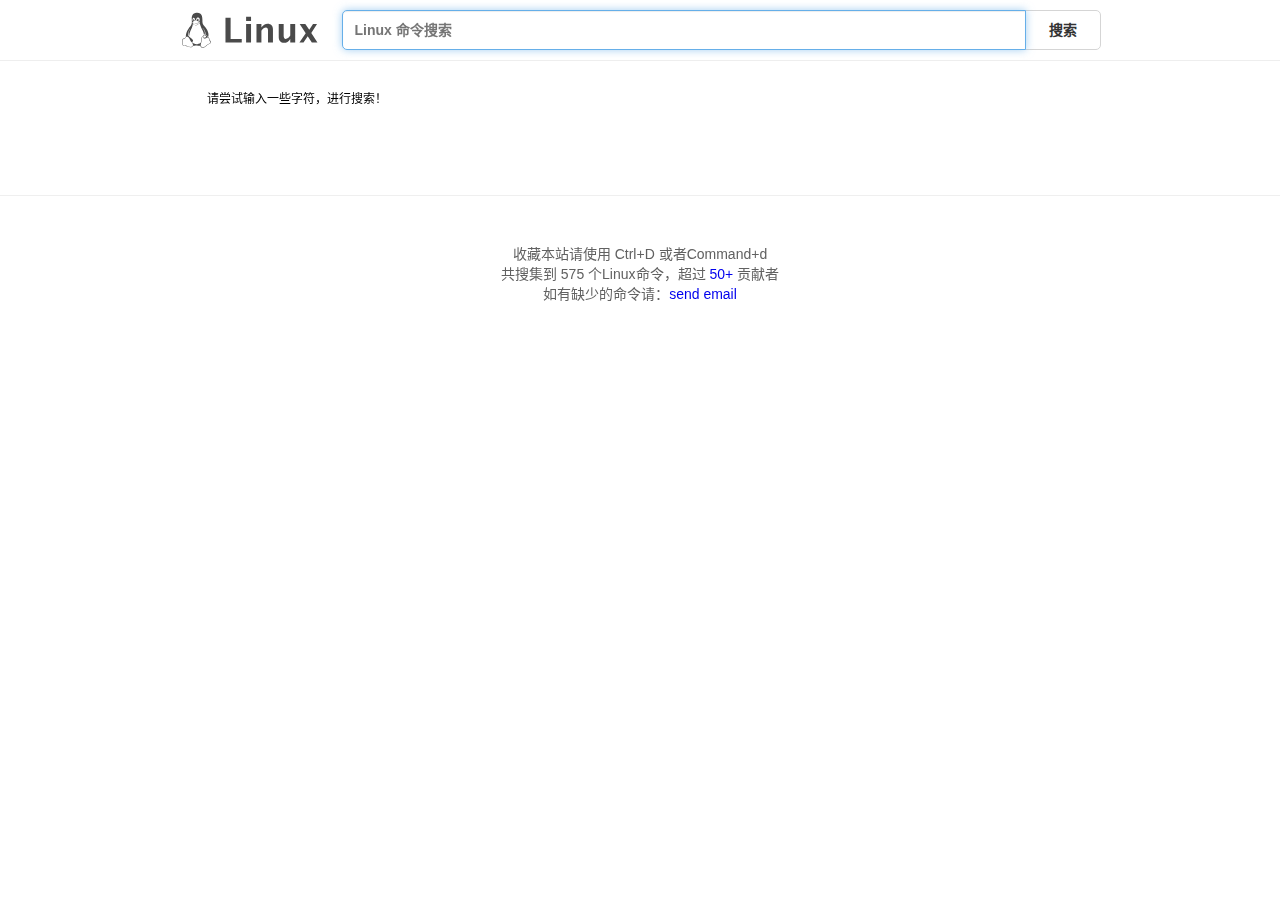
<file: list.html>
<!DOCTYPE html>
<html lang="zh-CN">
<head>
    <meta charset="UTF-8">
    <meta name="renderer" content="webkit">
    <meta http-equiv="X-UA-Compatible" content="IE=edge, chrome=1">
    <meta name="viewport" content="width=device-width, initial-scale=1, maximum-scale=1, user-scalable=no"/>
    <meta name="description" content="搜索:最专业的Linux命令大全，命令搜索引擎，内容包含Linux命令手册、详解、学习，值得收藏的Linux命令速查手册。 - 最专业的Linux命令大全，内容包含Linux命令手册、详解、学习，值得收藏的Linux命令速查手册。">
    <meta name="keywords" content="Linux,Command,命令大全,Linux命令手册,搜索,最专业的Linux命令大全，命令搜索引擎，内容包含Linux命令手册、详解、学习，值得收藏的Linux命令速查手册。">
    <title>搜索 命令，Linux 搜索 命令详解：最专业的Linux命令大全，命令搜索引擎，内容包含Linux命令手册、详解、学习，值得收藏的Linux命令速查手册。 -  Linux 命令搜索引擎</title>
    <link rel="shortcut icon" href="img/favicon.ico">
    <link rel="stylesheet" type="text/css" href="css/index.css?v=1647058285925">
</head>
<body>
<div class="header header_list">
  <div class="header_inner">
      <div class="logo">
          <a href="/">
            <svg width="183px" height="48px" viewBox="0 0 183 48" version="1.1" xmlns="http://www.w3.org/2000/svg" xmlns:xlink="http://www.w3.org/1999/xlink"> <!-- kenny wang <wowohoo@qq.com> https://github.com/jaywcjlove --> <title>logo</title> <desc>Linux Command Logo. https://github.com/jaywcjlove</desc><g id="Page-1" stroke="none" stroke-width="1" fill="none" fill-rule="evenodd"> <g id="Desktop-HD" transform="translate(-576.000000, -261.000000)" fill="#4A4A4A"> <g id="logo" transform="translate(576.000000, 261.000000)"> <path d="M20.4917792,0.000336524232 C20.1886146,-0.000100520225 19.8723998,0.0124863601 19.542641,0.0387964365 C11.2083649,0.710004944 13.4186692,9.51473754 13.2949769,12.4631618 C13.1427718,14.6193207 12.7056049,16.3185233 11.2226825,18.426428 C9.48047033,20.4982285 7.02763261,23.8514609 5.86566251,27.3420607 C5.3172635,28.9894735 5.05630425,30.6686289 5.29730805,32.2578406 C5.22181299,32.325447 5.14994103,32.3962788 5.08160039,32.469239 C4.57008792,33.0153217 4.19213625,33.6769851 3.77100458,34.1224689 C3.37755968,34.5149436 2.81698897,34.6642292 2.20097918,34.8852382 C1.58472464,35.1063477 0.908127379,35.4323261 0.497432332,36.2204265 C0.497432332,36.2204265 0.497432332,36.2207368 0.49712203,36.2207368 C0.496684986,36.222048 0.495373852,36.2233591 0.494936808,36.2246702 L0.494936808,36.2246702 C0.123151829,36.919077 0.233680372,37.718746 0.347224522,38.4596325 C0.460773043,39.2004972 0.575720105,39.9005856 0.423139144,40.3755699 C-0.0645762474,41.7086473 -0.126850712,42.6307542 0.216491414,43.2996202 C0.560563403,43.9698759 1.2680029,44.2657113 2.06756262,44.432706 C3.66668644,44.7666954 5.83232039,44.6837094 7.53908826,45.5883128 L7.68579097,45.3115063 L7.54060917,45.5891344 C9.36778716,46.5444437 11.2201913,46.8837519 12.698079,46.5461831 C13.7695766,46.3014513 14.6393781,45.6634363 15.0860725,44.6816946 C16.2420201,44.6760567 17.5104717,44.1864315 19.5423657,44.0745568 C20.9208039,43.9635213 22.6427241,44.564051 24.6233484,44.4540775 C24.6751207,44.6689591 24.750052,44.8756375 24.8526175,45.0720452 C24.8539287,45.0742305 24.8548028,45.0759786 24.8556769,45.0780328 C25.6234722,46.6133699 27.0500902,47.3156173 28.570428,47.1956355 C30.0927718,47.075492 31.711331,46.1778551 33.0196848,44.6208231 L32.7798304,44.4192582 L33.0215204,44.618616 C34.2685787,43.1065034 36.3384911,42.4794975 37.7110118,41.6516741 C38.3972721,41.2377581 38.9541192,40.7194802 38.9971462,39.966706 C39.0401514,39.2142991 38.5984218,38.3711223 37.5826868,37.2436088 L37.5823765,37.2432985 C37.5820662,37.2428614 37.5815024,37.2424244 37.5810654,37.2415503 C37.2473295,36.8644028 37.0881185,36.1654026 36.91702,35.4210285 C36.7460395,34.6771089 36.5551865,33.8746254 35.9444344,33.3545687 L35.9444344,33.3545687 C35.9431233,33.3532575 35.9418121,33.3523835 35.940938,33.3515094 L35.940938,33.3515094 C35.6978714,33.1397045 35.4452772,32.9959518 35.1909042,32.8993694 C36.0400422,30.3810493 35.7068789,27.8734149 34.8497254,25.6073831 C33.7977638,22.8263338 31.9611937,20.4030752 30.5585738,18.7453569 C28.9885703,16.7650385 27.4529665,14.8848863 27.4832187,12.1079627 C27.5299825,7.86977213 27.9494053,0.0101787654 20.4914689,0 L20.4917792,0.000336524232 Z M21.5014393,6.5296802 C21.9246338,6.5296802 22.2860696,6.65372652 22.6573476,6.92320377 C23.0345213,7.1969553 23.3062494,7.53965497 23.5252523,8.01821865 C23.7401952,8.48461502 23.843613,8.94086321 23.8537568,9.48229573 C23.8537568,9.49649968 23.8537568,9.50864951 23.8576902,9.52285346 C23.8616236,10.0784681 23.7664397,10.5509481 23.5555483,11.0335676 C23.4352081,11.3089536 23.2970146,11.540089 23.1316064,11.7401941 C23.0754506,11.7132285 23.0171357,11.6873118 22.9566488,11.6624396 L22.9566488,11.6624396 C22.5373789,11.4828667 22.2157491,11.3685884 21.9476879,11.2755722 C22.044856,11.158772 22.1257661,11.0202464 22.1969169,10.8470719 C22.3043949,10.5854877 22.3571155,10.3299784 22.367255,10.025813 C22.367255,10.0136631 22.3711884,10.00348 22.3711884,9.98931975 C22.3772633,9.69732161 22.3387597,9.44789596 22.2535753,9.19239103 C22.1643483,8.92472316 22.0507955,8.73208707 21.886541,8.57188842 C21.722291,8.41168541 21.5580366,8.33869024 21.361336,8.33260221 C21.3521143,8.33216517 21.3429364,8.33216517 21.3338459,8.33216517 C21.1488275,8.33260221 20.9881699,8.39616596 20.8219532,8.53532529 C20.6475593,8.6813331 20.5177834,8.86788115 20.4103054,9.12744186 C20.3028318,9.38699819 20.2501067,9.64452664 20.239976,9.95073309 C20.2377908,9.96288293 20.2377908,9.97306607 20.2377908,9.9852159 C20.2342945,10.1535261 20.2449584,10.307711 20.2709188,10.4574381 C19.8923378,10.2687966 19.535574,10.1401875 19.2007499,10.0604924 C19.181651,9.91570835 19.1706375,9.76629596 19.1670975,9.61007442 L19.1670975,9.56750629 C19.1610225,9.01391519 19.2522643,8.53941165 19.4651836,8.05679657 C19.6781029,7.57417712 19.9417194,7.2274173 20.3128051,6.94555422 C20.6838952,6.66369114 21.0488973,6.53391079 21.4808239,6.52985938 L21.5010154,6.52985938 L21.5014393,6.5296802 Z M15.7091362,6.98827969 C15.9898804,6.98871673 16.2410892,7.0827381 16.5009296,7.29023807 C16.7828014,7.51531597 16.9957164,7.80326271 17.1741616,8.20882685 C17.3526112,8.614391 17.4479175,9.01995077 17.4742757,9.49851445 L17.4742757,9.50244785 C17.4870374,9.70344023 17.485464,9.89263677 17.469643,10.0758677 C17.4141165,10.091645 17.3597045,10.1087334 17.3064069,10.1270762 C17.0036968,10.2312719 16.7369205,10.373272 16.5044085,10.5268101 C16.5271785,10.366205 16.5305437,10.2032486 16.5131057,10.0215605 C16.5109204,10.0114211 16.5109204,10.0032921 16.5109204,9.99319633 C16.4865771,9.75189098 16.435893,9.54911109 16.3507218,9.34429895 C16.2594713,9.131384 16.1580813,8.98132478 16.0242452,8.86573527 C15.9029566,8.76098882 15.7883592,8.71289208 15.6622806,8.71384046 C15.6492567,8.71384046 15.636058,8.71427751 15.6227281,8.71558864 C15.4807804,8.72773848 15.3631674,8.79669098 15.251638,8.93255936 C15.1401086,9.068419 15.0671091,9.23672919 15.0143884,9.4597792 C14.9616634,9.68284232 14.9474682,9.90184967 14.9697706,10.1532945 C14.9697706,10.1634339 14.9719558,10.1715629 14.9719558,10.1816586 C14.9962992,10.4249963 15.0449553,10.6277718 15.1321501,10.8325883 C15.2213771,11.0434797 15.3247905,11.1935346 15.4586266,11.3091153 C15.481047,11.3284764 15.5032139,11.3458708 15.525289,11.361399 C15.3860816,11.468536 15.3196072,11.5179308 15.2055298,11.6017559 C15.1323642,11.6554425 15.0452263,11.7193646 14.94395,11.7940162 C14.7230765,11.5871106 14.5507673,11.3270648 14.4001137,10.984671 C14.2216641,10.5791112 14.1263578,10.1735471 14.0979674,9.69498342 L14.0979674,9.69105002 C14.0716136,9.21249508 14.1182463,8.8008429 14.2500545,8.37500864 C14.3818627,7.94916563 14.5582845,7.6409444 14.813785,7.38745861 C15.06929,7.13399031 15.3268184,7.00623784 15.6370763,6.99001912 C15.6613322,6.98870799 15.6853347,6.98827095 15.709123,6.98827095 L15.7091362,6.98827969 Z M18.3434478,10.3083666 C18.9959552,10.3057443 19.7811624,10.5197693 20.731756,11.1309629 C21.3156605,11.5106715 21.7700031,11.5424053 22.8162176,11.9904939 L22.8175288,11.9909309 L22.8188399,11.991368 C23.322219,12.1979021 23.6176741,12.4671083 23.7620255,12.7505841 C23.906377,13.034073 23.9099039,13.3414857 23.7890786,13.6648724 C23.5474411,14.3116676 22.7761407,14.9923468 21.6937826,15.3303395 L21.6929085,15.3307766 L21.6920344,15.3312136 C21.1642857,15.5026793 20.7040867,15.8813302 20.1615484,16.1915706 C19.6190277,16.5017979 19.00512,16.7520102 18.1703739,16.7037212 C18.1703739,16.7037168 18.1703739,16.7037212 18.1703739,16.7037212 C17.4597396,16.6622893 17.0349499,16.4210539 16.650849,16.1123607 C16.2667437,15.8036631 15.9320245,15.4158517 15.4418966,15.1280491 L15.4405854,15.1271751 L15.4392743,15.126301 C14.6497885,14.6800742 14.2187709,14.163964 14.0834969,13.7165354 C13.9482185,13.2691068 14.075193,12.8871911 14.4668766,12.5936327 C14.9072645,12.2635986 15.2131825,12.0390976 15.4169632,11.8895453 C15.6194022,11.7409983 15.703625,11.685297 15.7680935,11.623394 C15.7684038,11.622957 15.7685305,11.622957 15.7689675,11.6225199 L15.7692735,11.6220829 C16.1001729,11.3088706 16.6276463,10.738226 17.4227569,10.4645313 C17.696421,10.3703264 18.001784,10.3095466 18.3435746,10.3081961 L18.3434478,10.3083666 Z M22.9062619,13.0069369 C22.6246829,13.0237631 22.3297828,13.1687002 21.9864013,13.3604054 C21.6430199,13.5521105 21.256878,13.7973406 20.8384079,14.0388338 C20.0014721,14.5218204 19.038047,14.9837283 18.0805918,14.9837283 C17.1216551,14.9837283 16.3555118,14.5408493 15.7808726,14.0854752 C15.4935509,13.8577838 15.2564149,13.6284404 15.0669561,13.4510265 C14.9722311,13.3623109 14.8900799,13.2867065 14.8134179,13.2276487 C14.7367734,13.1685909 14.6743853,13.1100357 14.5461303,13.1100357 L14.5400116,13.3795435 C14.5308337,13.4697233 14.5213935,13.4669437 14.5251084,13.4693999 C14.5310959,13.4733333 14.5608587,13.4835601 14.5955731,13.5103509 C14.6519344,13.5537495 14.7301609,13.6245375 14.8230067,13.7114832 C15.0086981,13.8853788 15.2554403,14.124464 15.5592255,14.3652012 C16.166796,14.8466668 17.0117515,15.3406363 18.0806093,15.3406363 C19.1509618,15.3406363 20.1636375,14.8403471 21.016875,14.3479598 C21.4434872,14.1017639 21.8309534,13.8560094 22.1604324,13.6720705 C22.4898897,13.4881185 22.7670895,13.3727781 22.9275766,13.3632068 L22.9062925,13.00695 L22.9062619,13.0069369 Z M23.8576858,14.2878093 C24.5685911,17.0901733 26.2220701,21.1378562 27.2848005,23.113201 C27.8496849,24.1612205 28.9735097,26.3878921 29.4590574,29.0706371 C29.7667148,29.0611969 30.1054855,29.1059065 30.4682673,29.1987042 C31.7377591,25.907589 29.3917525,22.3626165 28.3189832,21.375368 C27.8858722,20.9551061 27.8650557,20.7668098 28.0797669,20.7757081 C29.2436775,21.8049915 30.7716374,23.8752142 31.3275492,26.211938 C31.581035,27.2774436 31.6350799,28.3975886 31.3630809,29.5030663 C31.4961478,29.5583437 31.6312951,29.6184504 31.7682604,29.683286 C33.806037,30.6755779 34.5596721,31.5384567 34.1973186,32.716121 C34.0779748,32.7117506 33.960576,32.7126247 33.8460659,32.7152469 C33.8354021,32.7155572 33.8247819,32.715684 33.814118,32.716121 C34.1092104,31.7826203 33.4554837,31.0941179 31.7135031,30.305952 C29.9067264,29.5110511 28.4669839,29.5901387 28.2236507,31.2022427 C28.2080919,31.2867016 28.1955487,31.3727644 28.1860212,31.460029 C28.05104,31.506902 27.9153158,31.5667509 27.7792552,31.6412014 C26.9308557,32.1054213 26.4677896,32.9477371 26.2102393,33.9808403 C25.9529032,35.0131131 25.8791213,36.2610673 25.8081016,37.6639101 L25.8081016,37.6647842 C25.7647031,38.3701826 25.4746935,39.3242507 25.1805582,40.3347805 C22.2207839,42.446033 18.1128938,43.3607409 14.6251435,40.9805006 C14.3887768,40.6065916 14.1176344,40.2361221 13.8385378,39.8707355 C13.6603154,39.6373843 13.4772332,39.4054841 13.2952172,39.1768225 C13.6532528,39.1768225 13.9575843,39.1184771 14.2035442,39.0069433 C14.5094142,38.8682516 14.724322,38.6454901 14.8306462,38.3594969 C15.0432858,37.7875325 14.8297721,36.9806654 14.1489836,36.0592664 C13.4682956,35.137933 12.3154554,34.0981212 10.6214273,33.0592009 C10.6214273,33.0592009 10.621117,33.0592009 10.621117,33.0588906 C9.37658486,32.2846183 8.68057408,31.3355981 8.3547924,30.3051959 C8.02898013,29.2747018 8.07466439,28.1604089 8.32577265,27.0602631 C8.80774091,24.9485692 10.0461107,22.8947793 10.8362565,21.605909 C11.0489879,21.4493815 10.9122629,21.8964561 10.0363515,23.5230089 C9.25134103,25.0101357 7.78376323,28.4420972 9.79314068,31.1210705 C9.84684033,29.2145776 10.3021401,27.2701931 11.0664741,25.45145 C12.1797968,22.9278068 14.5084483,18.5514927 14.6933968,15.0635108 C14.7887555,15.1327561 15.1164383,15.3538525 15.2624505,15.4368866 C15.2627608,15.4373237 15.2628875,15.4373237 15.2633246,15.4373237 C15.6905181,15.6888908 16.0113611,16.0566244 16.426903,16.3905832 C16.8432709,16.7252019 17.3634237,17.0142238 18.149269,17.0600129 L18.149269,17.0600129 C19.066516,17.113092 19.7655905,16.8289912 20.3383504,16.5014745 C20.9102449,16.1744603 21.3671137,15.8125482 21.7999582,15.6712779 C21.8003952,15.6708409 21.8012693,15.6708409 21.8017063,15.6708409 C22.7163355,15.3848215 23.44356,14.8785842 23.857393,14.2881327 L23.8576858,14.2878093 Z M29.6669682,30.3312962 C30.0374289,30.329548 30.4861993,30.4530917 30.9774372,30.6728508 C32.2995623,31.2832227 32.713238,31.8063999 32.3522873,32.5749338 C32.0481219,33.1548918 30.7462669,34.0775407 29.8540319,33.8342075 C28.9435503,33.5989814 28.4994564,32.2869871 28.6474877,31.2953987 C28.7267763,30.6220356 29.1076387,30.3339097 29.6669682,30.3312962 L29.6669682,30.3312962 Z M28.1710786,32.1433306 C28.2458176,33.3559191 28.8457529,34.5926195 29.9067526,34.8602742 C31.0678224,35.1661922 32.7418469,34.16998 33.4486352,33.3574182 C33.5895689,33.3517803 33.7273516,33.3448313 33.8611658,33.3416409 C34.4811527,33.3266503 35.001157,33.3620509 35.5324588,33.8267253 L35.534207,33.8284735 L35.5359552,33.8302216 C35.9442465,34.1761336 36.1383204,34.8298385 36.3066481,35.5621545 C36.4749627,36.294475 36.6095636,37.0920505 37.11435,37.6602345 L37.115224,37.6611086 L37.1156611,37.6619827 C38.0861227,38.7388952 38.3980544,39.4668146 38.3715083,39.931406 C38.344936,40.3960279 38.008556,40.7409347 37.3873891,41.1155867 C36.1455928,41.864576 33.9453056,42.5158727 32.5399192,44.2181871 C31.3196037,45.6704378 29.8315635,46.4680352 28.5210638,46.5714617 C27.2105642,46.6748883 26.0799127,46.1309646 25.4133237,44.793071 L25.4115756,44.7900117 L25.4098274,44.7869524 C24.9962959,44.0002986 25.1685614,42.758852 25.5169207,41.4493706 C25.8652845,40.1398937 26.3657922,38.7953264 26.4327911,37.7024923 L26.4327911,37.7007442 L26.4327911,37.698996 C26.5036666,36.2987755 26.5820418,35.0759688 26.8172504,34.1324728 C27.0524633,33.1889769 27.4228236,32.5499829 28.0790545,32.1909116 C28.109604,32.1742165 28.139948,32.1584392 28.1701128,32.1435097 L28.1710786,32.1433306 Z M6.86074718,32.2348346 C6.95869322,32.2351449 7.06234705,32.2434006 7.17277507,32.2601394 C7.91559769,32.3726653 8.5633675,32.8920358 9.18746261,33.7385341 C9.8115621,34.5850455 10.3922762,35.7405823 10.9892352,37.0223812 L10.9901093,37.0241294 L10.9905463,37.0258776 C11.4702594,38.0271115 12.4825418,39.128044 13.3403902,40.2511564 C14.1982341,41.3742689 14.8621527,42.5016163 14.7756966,43.3644732 L14.7753863,43.3684066 L14.775076,43.37234 C14.6632363,44.843978 13.8330966,45.6451198 12.5587449,45.9361914 C11.2847734,46.2271625 9.55771794,45.9379396 7.83269472,45.035587 L7.83094655,45.035587 C5.9224477,44.0247687 3.65205856,44.1251622 2.19566909,43.8209924 C1.46727769,43.6688572 0.99200058,43.44013 0.773862951,43.0151698 C0.55571221,42.5902315 0.550839164,41.8488511 1.01440785,40.5847437 L1.01659307,40.5791059 L1.01834125,40.573468 C1.24759292,39.8663213 1.07793226,39.0925822 0.96663015,38.3663367 C0.855328038,37.6400911 0.800894151,36.9795116 1.04888192,36.5190765 L1.05019305,36.5168913 L1.05150418,36.514706 C1.36900824,35.9026821 1.83472718,35.683902 2.41273159,35.4765375 C2.990736,35.2691556 3.67612223,35.1062953 4.21734934,34.5638925 L4.21997161,34.5612703 L4.22259387,34.558648 C4.72293985,34.0308163 5.09877623,33.3691834 5.53863963,32.8995879 C5.90977341,32.5033678 6.28118253,32.2407652 6.84099715,32.2368755 L6.86053303,32.2368755 L6.86074718,32.2348346 Z" id="path4004"></path> <path d="M58.5014648,40 L58.5014648,6.7578125 L65.4194336,6.7578125 L65.4194336,35.2832031 L80.4008789,35.2832031 L80.4008789,40 L58.5014648,40 L58.5014648,40 L58.5014648,40 Z M86.2524414,40 L86.2524414,15.3378906 L92.9008789,15.3378906 L92.9008789,40 L86.2524414,40 L86.2524414,40 L86.2524414,40 Z M86.2524414,11.1826172 L86.2524414,5.63476562 L92.9008789,5.63476562 L92.9008789,11.1826172 L86.2524414,11.1826172 L86.2524414,11.1826172 L86.2524414,11.1826172 Z M100.211426,40 L100.211426,15.3378906 L106.859863,15.3378906 L106.859863,19.9873047 C109.031098,16.513329 111.8312,14.7763672 115.260254,14.7763672 C117.461437,14.7763672 119.198399,15.4726493 120.471191,16.8652344 C121.743984,18.2578195 122.380371,20.1594932 122.380371,22.5703125 L122.380371,40 L115.731934,40 L115.731934,24.2099609 C115.731934,21.4098167 114.803557,20.0097656 112.946777,20.0097656 C110.835439,20.0097656 108.806488,21.4996596 106.859863,24.4794922 L106.859863,40 L100.211426,40 L100.211426,40 L100.211426,40 Z M145.672363,40 L145.672363,35.3505859 C143.516102,38.8245616 140.716,40.5615234 137.271973,40.5615234 C135.07079,40.5615234 133.333828,39.8652413 132.061035,38.4726562 C130.788242,37.0800712 130.151855,35.1783975 130.151855,32.7675781 L130.151855,15.3378906 L136.800293,15.3378906 L136.800293,31.1279297 C136.800293,33.9280739 137.736156,35.328125 139.60791,35.328125 C141.704275,35.328125 143.725739,33.838231 145.672363,30.8583984 L145.672363,15.3378906 L152.320801,15.3378906 L152.320801,40 L145.672363,40 L145.672363,40 L145.672363,40 Z M158.003418,40 L166.471191,27.6240234 L158.362793,15.3378906 L165.932129,15.3378906 L171.23291,23.1542969 L176.309082,15.3378906 L181.699707,15.3378906 L173.973145,27.4443359 L182.26123,40 L174.691895,40 L169.166504,31.8466797 L163.506348,40 L158.003418,40 L158.003418,40 L158.003418,40 Z" id="Linux"></path> </g> </g> </g> </svg> 
          </a>
      </div>
      <div class="search">
          <ul class="search-list" id="result">
            <!-- <li><a href="#"><strong>find</strong> - 指定目录下查找文件。</a></li> -->
          </ul>
          <input type="text" class="query" id="query" autocomplete="off" autofocus="autofocus" placeholder="Linux 命令搜索"/>
          <div class="enter-input">
              <input type="hidden" id="current_path" value="/list.html">
              <button id="search_btn">搜索</button>
          </div>
      </div>
  </div>
</div>

<div class="search_list">
    <ul id="search_list_result">
        <!-- <li>
            <a href=""><strong>find</strong> - 指定目录下查找文件。</a>
            <p>find命令用来在指定目录下查找文件。任何位于参数之前的字符串都将被视为欲查找的目录名。如果使用该命令时，不设置任何参数，则find命令将在当前目录下查找子目录与文件。并且将查找到的子目录和文件全部进行显示。</p>
        </li> -->
    </ul>
</div>

<!-- Linux命令行搜索引擎 -->
<div class="footer ">
  <br />
  收藏本站请使用 Ctrl+D 或者Command+d
  <br /> 共搜集到
  <span id="commands_info">
    575
  </span> 个Linux命令，超过 <a href="contributors.html">50+</a> 贡献者
  <br/>如有缺少的命令请：<a href=mailto:guest.google@qq.com>send email</a>
</div>
<script type="text/javascript" src="js/dt.js?v=1647058285926"></script>
<script type="text/javascript" src="js/index.js?v=1647058285926"></script>
</body>
</html>
</file>
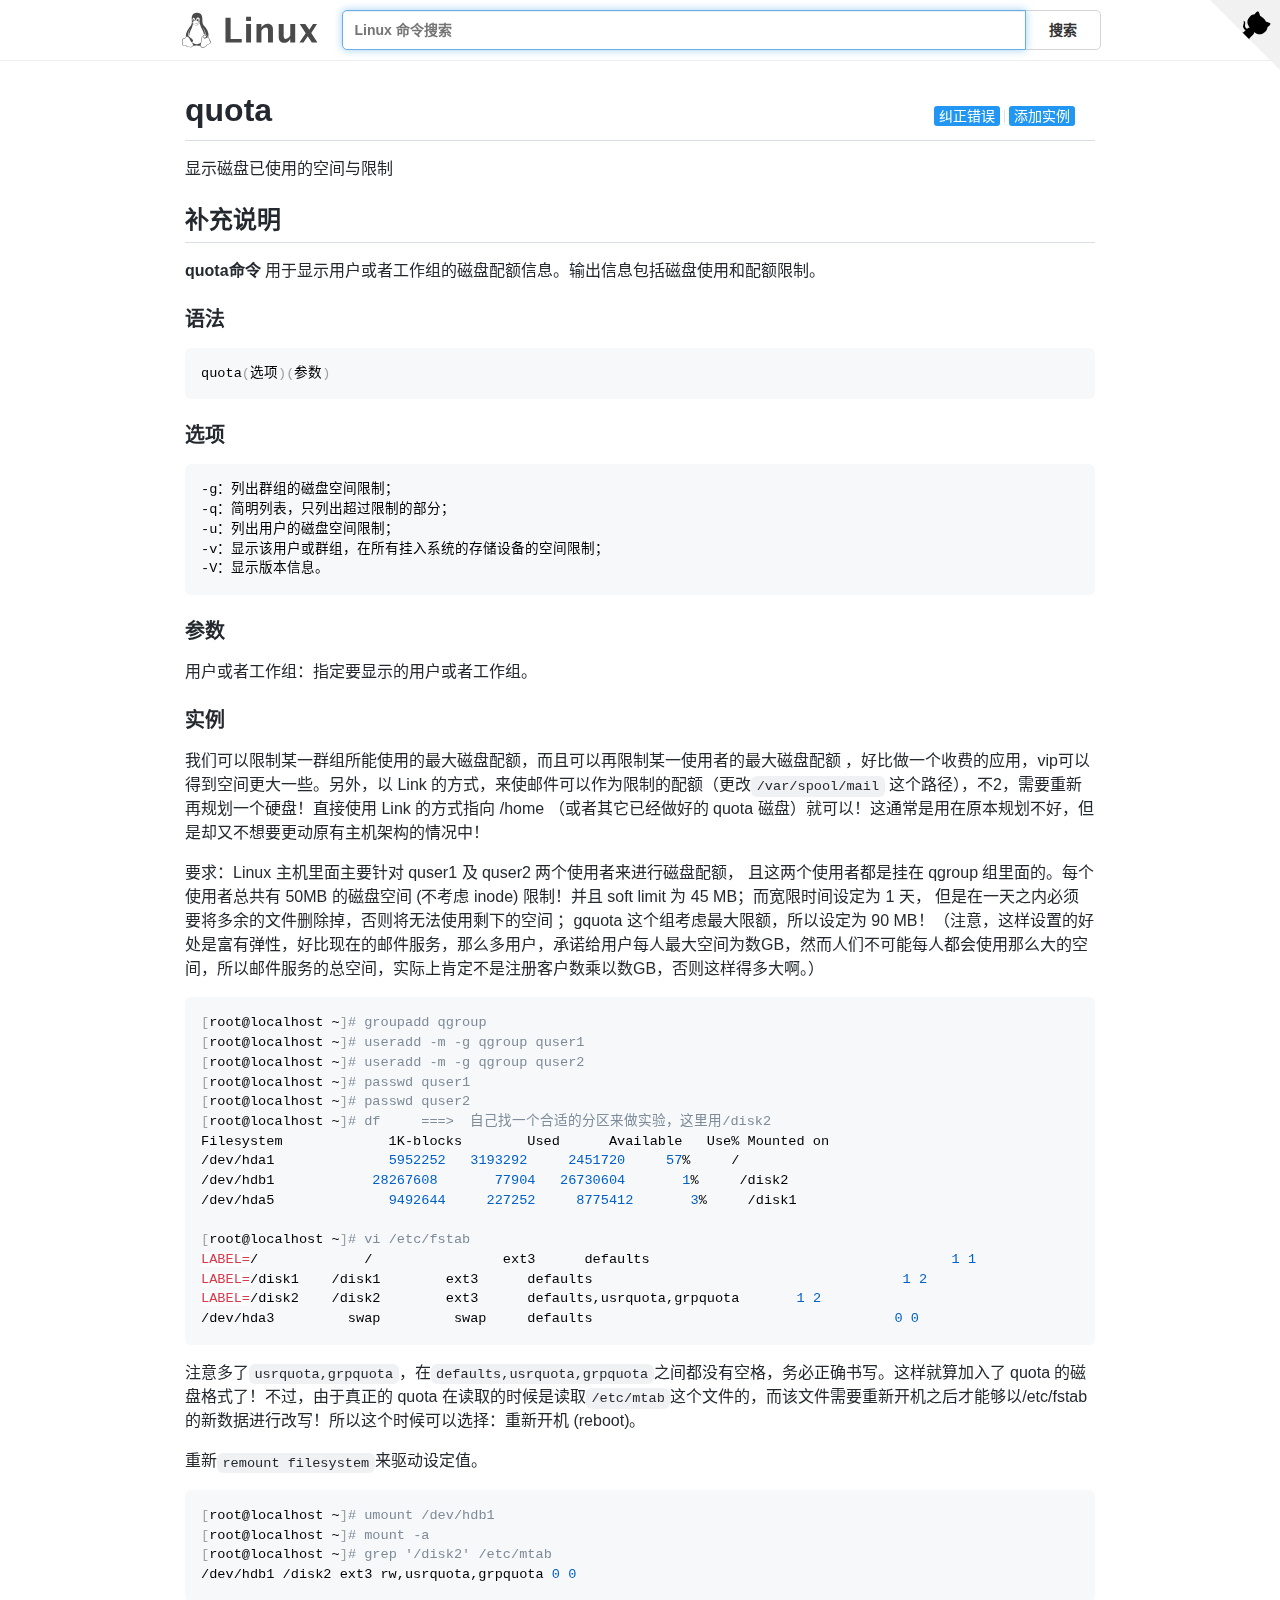
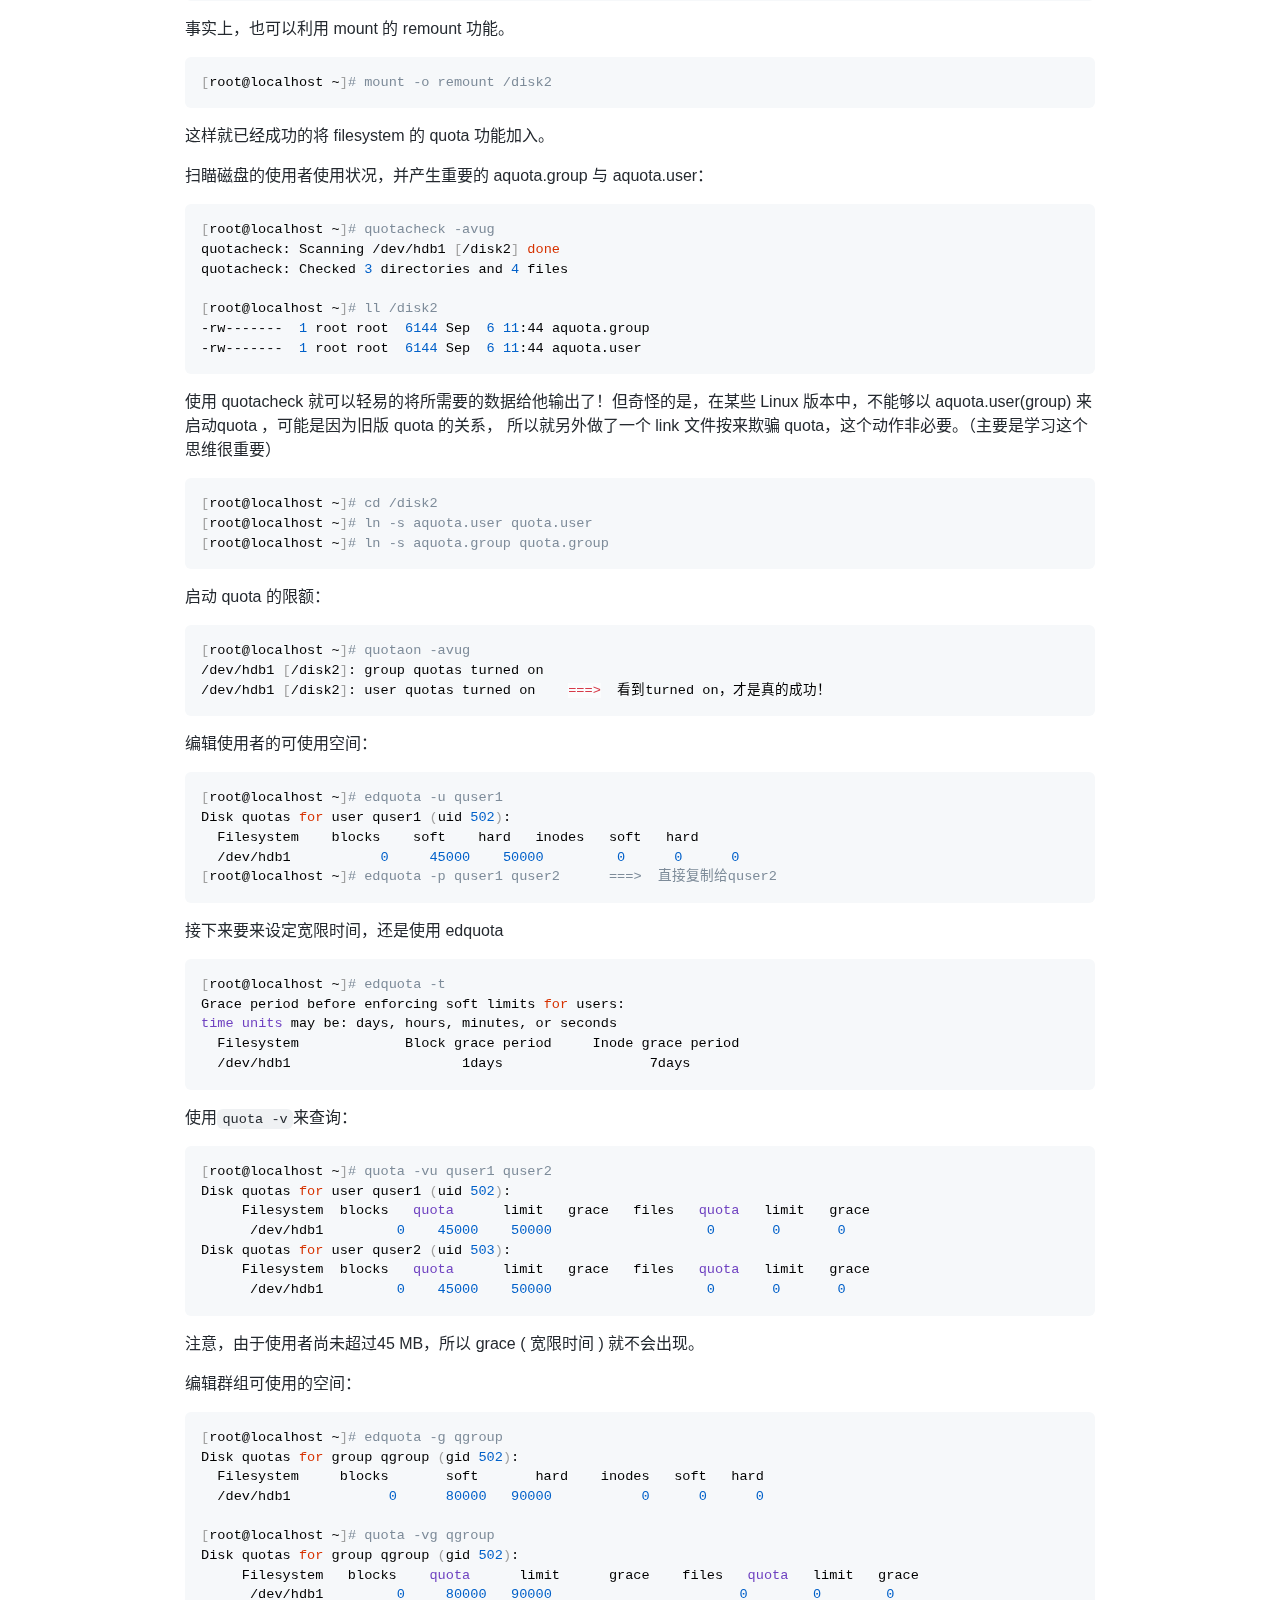
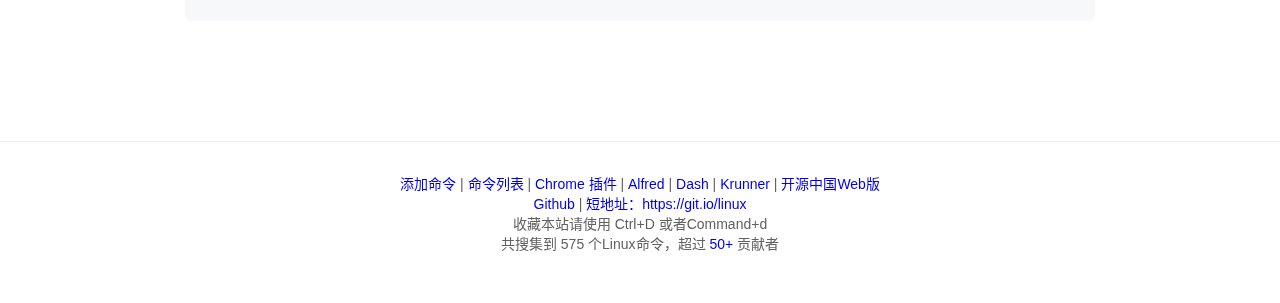
<file: quota.html>
<!DOCTYPE html>
<html lang="zh-CN">
<head>
    <meta charset="UTF-8">
    <meta name="renderer" content="webkit">
    <meta http-equiv="X-UA-Compatible" content="IE=edge, chrome=1">
    <meta name="viewport" content="width=device-width, initial-scale=1, maximum-scale=1, user-scalable=no"/>
    <meta name="description" content="quota:显示磁盘已使用的空间与限制 - 最专业的Linux命令大全，内容包含Linux命令手册、详解、学习，值得收藏的Linux命令速查手册。">
    <meta name="keywords" content="Linux,Command,命令大全,Linux命令手册,quota,显示磁盘已使用的空间与限制">
    <title>quota 命令，Linux quota 命令详解：显示磁盘已使用的空间与限制 -  Linux 命令搜索引擎</title>
    <link rel="shortcut icon" href="../img/favicon.ico">
    <link rel="stylesheet" type="text/css" href="../css/index.css?v=1647058291375">
</head>
<body>
<a href="https://github.com/jaywcjlove/linux-command" target="_blank" class="github-corner">
  <svg viewBox="0 0 250 250">
      <!-- kenny wang <wowohoo@qq.com> https://github.com/jaywcjlove -->
      <title>logo</title>
      <desc>Linux Command Logo. https://github.com/jaywcjlove</desc>
      <path d="M0,0 L115,115 L130,115 L142,142 L250,250 L250,0 Z"></path>
      <path d="M128.3,109.0 C113.8,99.7 119.0,89.6 119.0,89.6 C122.0,82.7 120.5,78.6 120.5,78.6 C119.2,72.0 123.4,76.3 123.4,76.3 C127.3,80.9 125.5,87.3 125.5,87.3 C122.9,97.6 130.6,101.9 134.4,103.2" fill="currentColor" style="transform-origin: 130px 106px;" class="octo-arm"></path>
      <path d="M115.0,115.0 C114.9,115.1 118.7,116.5 119.8,115.4 L133.7,101.6 C136.9,99.2 139.9,98.4 142.2,98.6 C133.8,88.0 127.5,74.4 143.8,58.0 C148.5,53.4 154.0,51.2 159.7,51.0 C160.3,49.4 163.2,43.6 171.4,40.1 C171.4,40.1 176.1,42.5 178.8,56.2 C183.1,58.6 187.2,61.8 190.9,65.4 C194.5,69.0 197.7,73.2 200.1,77.6 C213.8,80.2 216.3,84.9 216.3,84.9 C212.7,93.1 206.9,96.0 205.4,96.6 C205.1,102.4 203.0,107.8 198.3,112.5 C181.9,128.9 168.3,122.5 157.7,114.1 C157.9,116.9 156.7,120.9 152.7,124.9 L141.0,136.5 C139.8,137.7 141.6,141.9 141.8,141.8 Z" fill="currentColor" class="octo-body"></path>
  </svg>
</a>
<div class="header header_list">
  <div class="header_inner">
      <div class="logo">
          <a href="/">
            <svg width="183px" height="48px" viewBox="0 0 183 48" version="1.1" xmlns="http://www.w3.org/2000/svg" xmlns:xlink="http://www.w3.org/1999/xlink"> <!-- kenny wang <wowohoo@qq.com> https://github.com/jaywcjlove --> <title>logo</title> <desc>Linux Command Logo. https://github.com/jaywcjlove</desc><g id="Page-1" stroke="none" stroke-width="1" fill="none" fill-rule="evenodd"> <g id="Desktop-HD" transform="translate(-576.000000, -261.000000)" fill="#4A4A4A"> <g id="logo" transform="translate(576.000000, 261.000000)"> <path d="M20.4917792,0.000336524232 C20.1886146,-0.000100520225 19.8723998,0.0124863601 19.542641,0.0387964365 C11.2083649,0.710004944 13.4186692,9.51473754 13.2949769,12.4631618 C13.1427718,14.6193207 12.7056049,16.3185233 11.2226825,18.426428 C9.48047033,20.4982285 7.02763261,23.8514609 5.86566251,27.3420607 C5.3172635,28.9894735 5.05630425,30.6686289 5.29730805,32.2578406 C5.22181299,32.325447 5.14994103,32.3962788 5.08160039,32.469239 C4.57008792,33.0153217 4.19213625,33.6769851 3.77100458,34.1224689 C3.37755968,34.5149436 2.81698897,34.6642292 2.20097918,34.8852382 C1.58472464,35.1063477 0.908127379,35.4323261 0.497432332,36.2204265 C0.497432332,36.2204265 0.497432332,36.2207368 0.49712203,36.2207368 C0.496684986,36.222048 0.495373852,36.2233591 0.494936808,36.2246702 L0.494936808,36.2246702 C0.123151829,36.919077 0.233680372,37.718746 0.347224522,38.4596325 C0.460773043,39.2004972 0.575720105,39.9005856 0.423139144,40.3755699 C-0.0645762474,41.7086473 -0.126850712,42.6307542 0.216491414,43.2996202 C0.560563403,43.9698759 1.2680029,44.2657113 2.06756262,44.432706 C3.66668644,44.7666954 5.83232039,44.6837094 7.53908826,45.5883128 L7.68579097,45.3115063 L7.54060917,45.5891344 C9.36778716,46.5444437 11.2201913,46.8837519 12.698079,46.5461831 C13.7695766,46.3014513 14.6393781,45.6634363 15.0860725,44.6816946 C16.2420201,44.6760567 17.5104717,44.1864315 19.5423657,44.0745568 C20.9208039,43.9635213 22.6427241,44.564051 24.6233484,44.4540775 C24.6751207,44.6689591 24.750052,44.8756375 24.8526175,45.0720452 C24.8539287,45.0742305 24.8548028,45.0759786 24.8556769,45.0780328 C25.6234722,46.6133699 27.0500902,47.3156173 28.570428,47.1956355 C30.0927718,47.075492 31.711331,46.1778551 33.0196848,44.6208231 L32.7798304,44.4192582 L33.0215204,44.618616 C34.2685787,43.1065034 36.3384911,42.4794975 37.7110118,41.6516741 C38.3972721,41.2377581 38.9541192,40.7194802 38.9971462,39.966706 C39.0401514,39.2142991 38.5984218,38.3711223 37.5826868,37.2436088 L37.5823765,37.2432985 C37.5820662,37.2428614 37.5815024,37.2424244 37.5810654,37.2415503 C37.2473295,36.8644028 37.0881185,36.1654026 36.91702,35.4210285 C36.7460395,34.6771089 36.5551865,33.8746254 35.9444344,33.3545687 L35.9444344,33.3545687 C35.9431233,33.3532575 35.9418121,33.3523835 35.940938,33.3515094 L35.940938,33.3515094 C35.6978714,33.1397045 35.4452772,32.9959518 35.1909042,32.8993694 C36.0400422,30.3810493 35.7068789,27.8734149 34.8497254,25.6073831 C33.7977638,22.8263338 31.9611937,20.4030752 30.5585738,18.7453569 C28.9885703,16.7650385 27.4529665,14.8848863 27.4832187,12.1079627 C27.5299825,7.86977213 27.9494053,0.0101787654 20.4914689,0 L20.4917792,0.000336524232 Z M21.5014393,6.5296802 C21.9246338,6.5296802 22.2860696,6.65372652 22.6573476,6.92320377 C23.0345213,7.1969553 23.3062494,7.53965497 23.5252523,8.01821865 C23.7401952,8.48461502 23.843613,8.94086321 23.8537568,9.48229573 C23.8537568,9.49649968 23.8537568,9.50864951 23.8576902,9.52285346 C23.8616236,10.0784681 23.7664397,10.5509481 23.5555483,11.0335676 C23.4352081,11.3089536 23.2970146,11.540089 23.1316064,11.7401941 C23.0754506,11.7132285 23.0171357,11.6873118 22.9566488,11.6624396 L22.9566488,11.6624396 C22.5373789,11.4828667 22.2157491,11.3685884 21.9476879,11.2755722 C22.044856,11.158772 22.1257661,11.0202464 22.1969169,10.8470719 C22.3043949,10.5854877 22.3571155,10.3299784 22.367255,10.025813 C22.367255,10.0136631 22.3711884,10.00348 22.3711884,9.98931975 C22.3772633,9.69732161 22.3387597,9.44789596 22.2535753,9.19239103 C22.1643483,8.92472316 22.0507955,8.73208707 21.886541,8.57188842 C21.722291,8.41168541 21.5580366,8.33869024 21.361336,8.33260221 C21.3521143,8.33216517 21.3429364,8.33216517 21.3338459,8.33216517 C21.1488275,8.33260221 20.9881699,8.39616596 20.8219532,8.53532529 C20.6475593,8.6813331 20.5177834,8.86788115 20.4103054,9.12744186 C20.3028318,9.38699819 20.2501067,9.64452664 20.239976,9.95073309 C20.2377908,9.96288293 20.2377908,9.97306607 20.2377908,9.9852159 C20.2342945,10.1535261 20.2449584,10.307711 20.2709188,10.4574381 C19.8923378,10.2687966 19.535574,10.1401875 19.2007499,10.0604924 C19.181651,9.91570835 19.1706375,9.76629596 19.1670975,9.61007442 L19.1670975,9.56750629 C19.1610225,9.01391519 19.2522643,8.53941165 19.4651836,8.05679657 C19.6781029,7.57417712 19.9417194,7.2274173 20.3128051,6.94555422 C20.6838952,6.66369114 21.0488973,6.53391079 21.4808239,6.52985938 L21.5010154,6.52985938 L21.5014393,6.5296802 Z M15.7091362,6.98827969 C15.9898804,6.98871673 16.2410892,7.0827381 16.5009296,7.29023807 C16.7828014,7.51531597 16.9957164,7.80326271 17.1741616,8.20882685 C17.3526112,8.614391 17.4479175,9.01995077 17.4742757,9.49851445 L17.4742757,9.50244785 C17.4870374,9.70344023 17.485464,9.89263677 17.469643,10.0758677 C17.4141165,10.091645 17.3597045,10.1087334 17.3064069,10.1270762 C17.0036968,10.2312719 16.7369205,10.373272 16.5044085,10.5268101 C16.5271785,10.366205 16.5305437,10.2032486 16.5131057,10.0215605 C16.5109204,10.0114211 16.5109204,10.0032921 16.5109204,9.99319633 C16.4865771,9.75189098 16.435893,9.54911109 16.3507218,9.34429895 C16.2594713,9.131384 16.1580813,8.98132478 16.0242452,8.86573527 C15.9029566,8.76098882 15.7883592,8.71289208 15.6622806,8.71384046 C15.6492567,8.71384046 15.636058,8.71427751 15.6227281,8.71558864 C15.4807804,8.72773848 15.3631674,8.79669098 15.251638,8.93255936 C15.1401086,9.068419 15.0671091,9.23672919 15.0143884,9.4597792 C14.9616634,9.68284232 14.9474682,9.90184967 14.9697706,10.1532945 C14.9697706,10.1634339 14.9719558,10.1715629 14.9719558,10.1816586 C14.9962992,10.4249963 15.0449553,10.6277718 15.1321501,10.8325883 C15.2213771,11.0434797 15.3247905,11.1935346 15.4586266,11.3091153 C15.481047,11.3284764 15.5032139,11.3458708 15.525289,11.361399 C15.3860816,11.468536 15.3196072,11.5179308 15.2055298,11.6017559 C15.1323642,11.6554425 15.0452263,11.7193646 14.94395,11.7940162 C14.7230765,11.5871106 14.5507673,11.3270648 14.4001137,10.984671 C14.2216641,10.5791112 14.1263578,10.1735471 14.0979674,9.69498342 L14.0979674,9.69105002 C14.0716136,9.21249508 14.1182463,8.8008429 14.2500545,8.37500864 C14.3818627,7.94916563 14.5582845,7.6409444 14.813785,7.38745861 C15.06929,7.13399031 15.3268184,7.00623784 15.6370763,6.99001912 C15.6613322,6.98870799 15.6853347,6.98827095 15.709123,6.98827095 L15.7091362,6.98827969 Z M18.3434478,10.3083666 C18.9959552,10.3057443 19.7811624,10.5197693 20.731756,11.1309629 C21.3156605,11.5106715 21.7700031,11.5424053 22.8162176,11.9904939 L22.8175288,11.9909309 L22.8188399,11.991368 C23.322219,12.1979021 23.6176741,12.4671083 23.7620255,12.7505841 C23.906377,13.034073 23.9099039,13.3414857 23.7890786,13.6648724 C23.5474411,14.3116676 22.7761407,14.9923468 21.6937826,15.3303395 L21.6929085,15.3307766 L21.6920344,15.3312136 C21.1642857,15.5026793 20.7040867,15.8813302 20.1615484,16.1915706 C19.6190277,16.5017979 19.00512,16.7520102 18.1703739,16.7037212 C18.1703739,16.7037168 18.1703739,16.7037212 18.1703739,16.7037212 C17.4597396,16.6622893 17.0349499,16.4210539 16.650849,16.1123607 C16.2667437,15.8036631 15.9320245,15.4158517 15.4418966,15.1280491 L15.4405854,15.1271751 L15.4392743,15.126301 C14.6497885,14.6800742 14.2187709,14.163964 14.0834969,13.7165354 C13.9482185,13.2691068 14.075193,12.8871911 14.4668766,12.5936327 C14.9072645,12.2635986 15.2131825,12.0390976 15.4169632,11.8895453 C15.6194022,11.7409983 15.703625,11.685297 15.7680935,11.623394 C15.7684038,11.622957 15.7685305,11.622957 15.7689675,11.6225199 L15.7692735,11.6220829 C16.1001729,11.3088706 16.6276463,10.738226 17.4227569,10.4645313 C17.696421,10.3703264 18.001784,10.3095466 18.3435746,10.3081961 L18.3434478,10.3083666 Z M22.9062619,13.0069369 C22.6246829,13.0237631 22.3297828,13.1687002 21.9864013,13.3604054 C21.6430199,13.5521105 21.256878,13.7973406 20.8384079,14.0388338 C20.0014721,14.5218204 19.038047,14.9837283 18.0805918,14.9837283 C17.1216551,14.9837283 16.3555118,14.5408493 15.7808726,14.0854752 C15.4935509,13.8577838 15.2564149,13.6284404 15.0669561,13.4510265 C14.9722311,13.3623109 14.8900799,13.2867065 14.8134179,13.2276487 C14.7367734,13.1685909 14.6743853,13.1100357 14.5461303,13.1100357 L14.5400116,13.3795435 C14.5308337,13.4697233 14.5213935,13.4669437 14.5251084,13.4693999 C14.5310959,13.4733333 14.5608587,13.4835601 14.5955731,13.5103509 C14.6519344,13.5537495 14.7301609,13.6245375 14.8230067,13.7114832 C15.0086981,13.8853788 15.2554403,14.124464 15.5592255,14.3652012 C16.166796,14.8466668 17.0117515,15.3406363 18.0806093,15.3406363 C19.1509618,15.3406363 20.1636375,14.8403471 21.016875,14.3479598 C21.4434872,14.1017639 21.8309534,13.8560094 22.1604324,13.6720705 C22.4898897,13.4881185 22.7670895,13.3727781 22.9275766,13.3632068 L22.9062925,13.00695 L22.9062619,13.0069369 Z M23.8576858,14.2878093 C24.5685911,17.0901733 26.2220701,21.1378562 27.2848005,23.113201 C27.8496849,24.1612205 28.9735097,26.3878921 29.4590574,29.0706371 C29.7667148,29.0611969 30.1054855,29.1059065 30.4682673,29.1987042 C31.7377591,25.907589 29.3917525,22.3626165 28.3189832,21.375368 C27.8858722,20.9551061 27.8650557,20.7668098 28.0797669,20.7757081 C29.2436775,21.8049915 30.7716374,23.8752142 31.3275492,26.211938 C31.581035,27.2774436 31.6350799,28.3975886 31.3630809,29.5030663 C31.4961478,29.5583437 31.6312951,29.6184504 31.7682604,29.683286 C33.806037,30.6755779 34.5596721,31.5384567 34.1973186,32.716121 C34.0779748,32.7117506 33.960576,32.7126247 33.8460659,32.7152469 C33.8354021,32.7155572 33.8247819,32.715684 33.814118,32.716121 C34.1092104,31.7826203 33.4554837,31.0941179 31.7135031,30.305952 C29.9067264,29.5110511 28.4669839,29.5901387 28.2236507,31.2022427 C28.2080919,31.2867016 28.1955487,31.3727644 28.1860212,31.460029 C28.05104,31.506902 27.9153158,31.5667509 27.7792552,31.6412014 C26.9308557,32.1054213 26.4677896,32.9477371 26.2102393,33.9808403 C25.9529032,35.0131131 25.8791213,36.2610673 25.8081016,37.6639101 L25.8081016,37.6647842 C25.7647031,38.3701826 25.4746935,39.3242507 25.1805582,40.3347805 C22.2207839,42.446033 18.1128938,43.3607409 14.6251435,40.9805006 C14.3887768,40.6065916 14.1176344,40.2361221 13.8385378,39.8707355 C13.6603154,39.6373843 13.4772332,39.4054841 13.2952172,39.1768225 C13.6532528,39.1768225 13.9575843,39.1184771 14.2035442,39.0069433 C14.5094142,38.8682516 14.724322,38.6454901 14.8306462,38.3594969 C15.0432858,37.7875325 14.8297721,36.9806654 14.1489836,36.0592664 C13.4682956,35.137933 12.3154554,34.0981212 10.6214273,33.0592009 C10.6214273,33.0592009 10.621117,33.0592009 10.621117,33.0588906 C9.37658486,32.2846183 8.68057408,31.3355981 8.3547924,30.3051959 C8.02898013,29.2747018 8.07466439,28.1604089 8.32577265,27.0602631 C8.80774091,24.9485692 10.0461107,22.8947793 10.8362565,21.605909 C11.0489879,21.4493815 10.9122629,21.8964561 10.0363515,23.5230089 C9.25134103,25.0101357 7.78376323,28.4420972 9.79314068,31.1210705 C9.84684033,29.2145776 10.3021401,27.2701931 11.0664741,25.45145 C12.1797968,22.9278068 14.5084483,18.5514927 14.6933968,15.0635108 C14.7887555,15.1327561 15.1164383,15.3538525 15.2624505,15.4368866 C15.2627608,15.4373237 15.2628875,15.4373237 15.2633246,15.4373237 C15.6905181,15.6888908 16.0113611,16.0566244 16.426903,16.3905832 C16.8432709,16.7252019 17.3634237,17.0142238 18.149269,17.0600129 L18.149269,17.0600129 C19.066516,17.113092 19.7655905,16.8289912 20.3383504,16.5014745 C20.9102449,16.1744603 21.3671137,15.8125482 21.7999582,15.6712779 C21.8003952,15.6708409 21.8012693,15.6708409 21.8017063,15.6708409 C22.7163355,15.3848215 23.44356,14.8785842 23.857393,14.2881327 L23.8576858,14.2878093 Z M29.6669682,30.3312962 C30.0374289,30.329548 30.4861993,30.4530917 30.9774372,30.6728508 C32.2995623,31.2832227 32.713238,31.8063999 32.3522873,32.5749338 C32.0481219,33.1548918 30.7462669,34.0775407 29.8540319,33.8342075 C28.9435503,33.5989814 28.4994564,32.2869871 28.6474877,31.2953987 C28.7267763,30.6220356 29.1076387,30.3339097 29.6669682,30.3312962 L29.6669682,30.3312962 Z M28.1710786,32.1433306 C28.2458176,33.3559191 28.8457529,34.5926195 29.9067526,34.8602742 C31.0678224,35.1661922 32.7418469,34.16998 33.4486352,33.3574182 C33.5895689,33.3517803 33.7273516,33.3448313 33.8611658,33.3416409 C34.4811527,33.3266503 35.001157,33.3620509 35.5324588,33.8267253 L35.534207,33.8284735 L35.5359552,33.8302216 C35.9442465,34.1761336 36.1383204,34.8298385 36.3066481,35.5621545 C36.4749627,36.294475 36.6095636,37.0920505 37.11435,37.6602345 L37.115224,37.6611086 L37.1156611,37.6619827 C38.0861227,38.7388952 38.3980544,39.4668146 38.3715083,39.931406 C38.344936,40.3960279 38.008556,40.7409347 37.3873891,41.1155867 C36.1455928,41.864576 33.9453056,42.5158727 32.5399192,44.2181871 C31.3196037,45.6704378 29.8315635,46.4680352 28.5210638,46.5714617 C27.2105642,46.6748883 26.0799127,46.1309646 25.4133237,44.793071 L25.4115756,44.7900117 L25.4098274,44.7869524 C24.9962959,44.0002986 25.1685614,42.758852 25.5169207,41.4493706 C25.8652845,40.1398937 26.3657922,38.7953264 26.4327911,37.7024923 L26.4327911,37.7007442 L26.4327911,37.698996 C26.5036666,36.2987755 26.5820418,35.0759688 26.8172504,34.1324728 C27.0524633,33.1889769 27.4228236,32.5499829 28.0790545,32.1909116 C28.109604,32.1742165 28.139948,32.1584392 28.1701128,32.1435097 L28.1710786,32.1433306 Z M6.86074718,32.2348346 C6.95869322,32.2351449 7.06234705,32.2434006 7.17277507,32.2601394 C7.91559769,32.3726653 8.5633675,32.8920358 9.18746261,33.7385341 C9.8115621,34.5850455 10.3922762,35.7405823 10.9892352,37.0223812 L10.9901093,37.0241294 L10.9905463,37.0258776 C11.4702594,38.0271115 12.4825418,39.128044 13.3403902,40.2511564 C14.1982341,41.3742689 14.8621527,42.5016163 14.7756966,43.3644732 L14.7753863,43.3684066 L14.775076,43.37234 C14.6632363,44.843978 13.8330966,45.6451198 12.5587449,45.9361914 C11.2847734,46.2271625 9.55771794,45.9379396 7.83269472,45.035587 L7.83094655,45.035587 C5.9224477,44.0247687 3.65205856,44.1251622 2.19566909,43.8209924 C1.46727769,43.6688572 0.99200058,43.44013 0.773862951,43.0151698 C0.55571221,42.5902315 0.550839164,41.8488511 1.01440785,40.5847437 L1.01659307,40.5791059 L1.01834125,40.573468 C1.24759292,39.8663213 1.07793226,39.0925822 0.96663015,38.3663367 C0.855328038,37.6400911 0.800894151,36.9795116 1.04888192,36.5190765 L1.05019305,36.5168913 L1.05150418,36.514706 C1.36900824,35.9026821 1.83472718,35.683902 2.41273159,35.4765375 C2.990736,35.2691556 3.67612223,35.1062953 4.21734934,34.5638925 L4.21997161,34.5612703 L4.22259387,34.558648 C4.72293985,34.0308163 5.09877623,33.3691834 5.53863963,32.8995879 C5.90977341,32.5033678 6.28118253,32.2407652 6.84099715,32.2368755 L6.86053303,32.2368755 L6.86074718,32.2348346 Z" id="path4004"></path> <path d="M58.5014648,40 L58.5014648,6.7578125 L65.4194336,6.7578125 L65.4194336,35.2832031 L80.4008789,35.2832031 L80.4008789,40 L58.5014648,40 L58.5014648,40 L58.5014648,40 Z M86.2524414,40 L86.2524414,15.3378906 L92.9008789,15.3378906 L92.9008789,40 L86.2524414,40 L86.2524414,40 L86.2524414,40 Z M86.2524414,11.1826172 L86.2524414,5.63476562 L92.9008789,5.63476562 L92.9008789,11.1826172 L86.2524414,11.1826172 L86.2524414,11.1826172 L86.2524414,11.1826172 Z M100.211426,40 L100.211426,15.3378906 L106.859863,15.3378906 L106.859863,19.9873047 C109.031098,16.513329 111.8312,14.7763672 115.260254,14.7763672 C117.461437,14.7763672 119.198399,15.4726493 120.471191,16.8652344 C121.743984,18.2578195 122.380371,20.1594932 122.380371,22.5703125 L122.380371,40 L115.731934,40 L115.731934,24.2099609 C115.731934,21.4098167 114.803557,20.0097656 112.946777,20.0097656 C110.835439,20.0097656 108.806488,21.4996596 106.859863,24.4794922 L106.859863,40 L100.211426,40 L100.211426,40 L100.211426,40 Z M145.672363,40 L145.672363,35.3505859 C143.516102,38.8245616 140.716,40.5615234 137.271973,40.5615234 C135.07079,40.5615234 133.333828,39.8652413 132.061035,38.4726562 C130.788242,37.0800712 130.151855,35.1783975 130.151855,32.7675781 L130.151855,15.3378906 L136.800293,15.3378906 L136.800293,31.1279297 C136.800293,33.9280739 137.736156,35.328125 139.60791,35.328125 C141.704275,35.328125 143.725739,33.838231 145.672363,30.8583984 L145.672363,15.3378906 L152.320801,15.3378906 L152.320801,40 L145.672363,40 L145.672363,40 L145.672363,40 Z M158.003418,40 L166.471191,27.6240234 L158.362793,15.3378906 L165.932129,15.3378906 L171.23291,23.1542969 L176.309082,15.3378906 L181.699707,15.3378906 L173.973145,27.4443359 L182.26123,40 L174.691895,40 L169.166504,31.8466797 L163.506348,40 L158.003418,40 L158.003418,40 L158.003418,40 Z" id="Linux"></path> </g> </g> </g> </svg> 
          </a>
      </div>
      <div class="search">
          <ul class="search-list" id="result">
            <!-- <li><a href="#"><strong>find</strong> - 指定目录下查找文件。</a></li> -->
          </ul>
          <input type="text" class="query" id="query" autocomplete="off" autofocus="autofocus" placeholder="Linux 命令搜索"/>
          <div class="enter-input">
              <input type="hidden" id="current_path" value="/c/quota.html">
              <button id="search_btn">搜索</button>
          </div>
      </div>
  </div>
</div>
<script type="text/javascript" src="../js/copy-to-clipboard.js"></script>

<div class="markdown-body">

<span class="edit_btn">
<a target="_blank" href="https://github.com/jaywcjlove/linux-command/edit/master/command/quota.md">纠正错误</a> 
<span class="split"></span>
<a target="_blank" href="https://github.com/jaywcjlove/linux-command/edit/master/command/quota.md">添加实例</a>
</span>



<div class="markdown-body">
  <h1 id="quota"><a class="anchor" aria-hidden="true" tabindex="-1" href="#quota"><span class="octicon octicon-link"></span></a>quota</h1>
  <p>显示磁盘已使用的空间与限制</p>
  <h2 id="补充说明"><a class="anchor" aria-hidden="true" tabindex="-1" href="#补充说明"><span class="octicon octicon-link"></span></a>补充说明</h2>
  <p><strong>quota命令</strong> 用于显示用户或者工作组的磁盘配额信息。输出信息包括磁盘使用和配额限制。</p>
  <h3 id="语法"><a class="anchor" aria-hidden="true" tabindex="-1" href="#语法"><span class="octicon octicon-link"></span></a>语法</h3>
  <pre class="language-shell"><code class="language-shell">quota<span class="token punctuation">(</span>选项<span class="token punctuation">)</span><span class="token punctuation">(</span>参数<span class="token punctuation">)</span>
</code><div onclick="copied(this)" data-code="quota(选项)(参数)
" class="copied"><svg class="octicon-copy" aria-hidden="true" viewBox="0 0 16 16" fill="currentColor" height="12" width="12"><path fill-rule="evenodd" d="M0 6.75C0 5.784.784 5 1.75 5h1.5a.75.75 0 010 1.5h-1.5a.25.25 0 00-.25.25v7.5c0 .138.112.25.25.25h7.5a.25.25 0 00.25-.25v-1.5a.75.75 0 011.5 0v1.5A1.75 1.75 0 019.25 16h-7.5A1.75 1.75 0 010 14.25v-7.5z"></path><path fill-rule="evenodd" d="M5 1.75C5 .784 5.784 0 6.75 0h7.5C15.216 0 16 .784 16 1.75v7.5A1.75 1.75 0 0114.25 11h-7.5A1.75 1.75 0 015 9.25v-7.5zm1.75-.25a.25.25 0 00-.25.25v7.5c0 .138.112.25.25.25h7.5a.25.25 0 00.25-.25v-7.5a.25.25 0 00-.25-.25h-7.5z"></path></svg><svg class="octicon-check" aria-hidden="true" viewBox="0 0 16 16" fill="currentColor" height="12" width="12"><path fill-rule="evenodd" d="M13.78 4.22a.75.75 0 010 1.06l-7.25 7.25a.75.75 0 01-1.06 0L2.22 9.28a.75.75 0 011.06-1.06L6 10.94l6.72-6.72a.75.75 0 011.06 0z"></path></svg></div></pre>
  <h3 id="选项"><a class="anchor" aria-hidden="true" tabindex="-1" href="#选项"><span class="octicon octicon-link"></span></a>选项</h3>
  <pre class="language-shell"><code class="language-shell">-g：列出群组的磁盘空间限制；
-q：简明列表，只列出超过限制的部分；
-u：列出用户的磁盘空间限制；
-v：显示该用户或群组，在所有挂入系统的存储设备的空间限制；
-V：显示版本信息。
</code><div onclick="copied(this)" data-code="-g：列出群组的磁盘空间限制；
-q：简明列表，只列出超过限制的部分；
-u：列出用户的磁盘空间限制；
-v：显示该用户或群组，在所有挂入系统的存储设备的空间限制；
-V：显示版本信息。
" class="copied"><svg class="octicon-copy" aria-hidden="true" viewBox="0 0 16 16" fill="currentColor" height="12" width="12"><path fill-rule="evenodd" d="M0 6.75C0 5.784.784 5 1.75 5h1.5a.75.75 0 010 1.5h-1.5a.25.25 0 00-.25.25v7.5c0 .138.112.25.25.25h7.5a.25.25 0 00.25-.25v-1.5a.75.75 0 011.5 0v1.5A1.75 1.75 0 019.25 16h-7.5A1.75 1.75 0 010 14.25v-7.5z"></path><path fill-rule="evenodd" d="M5 1.75C5 .784 5.784 0 6.75 0h7.5C15.216 0 16 .784 16 1.75v7.5A1.75 1.75 0 0114.25 11h-7.5A1.75 1.75 0 015 9.25v-7.5zm1.75-.25a.25.25 0 00-.25.25v7.5c0 .138.112.25.25.25h7.5a.25.25 0 00.25-.25v-7.5a.25.25 0 00-.25-.25h-7.5z"></path></svg><svg class="octicon-check" aria-hidden="true" viewBox="0 0 16 16" fill="currentColor" height="12" width="12"><path fill-rule="evenodd" d="M13.78 4.22a.75.75 0 010 1.06l-7.25 7.25a.75.75 0 01-1.06 0L2.22 9.28a.75.75 0 011.06-1.06L6 10.94l6.72-6.72a.75.75 0 011.06 0z"></path></svg></div></pre>
  <h3 id="参数"><a class="anchor" aria-hidden="true" tabindex="-1" href="#参数"><span class="octicon octicon-link"></span></a>参数</h3>
  <p>用户或者工作组：指定要显示的用户或者工作组。</p>
  <h3 id="实例"><a class="anchor" aria-hidden="true" tabindex="-1" href="#实例"><span class="octicon octicon-link"></span></a>实例</h3>
  <p>我们可以限制某一群组所能使用的最大磁盘配额，而且可以再限制某一使用者的最大磁盘配额 ，好比做一个收费的应用，vip可以得到空间更大一些。另外，以 Link 的方式，来使邮件可以作为限制的配额（更改<code>/var/spool/mail</code> 这个路径），不2，需要重新再规划一个硬盘！直接使用 Link 的方式指向 /home （或者其它已经做好的 quota 磁盘）就可以！这通常是用在原本规划不好，但是却又不想要更动原有主机架构的情况中！</p>
  <p>要求：Linux 主机里面主要针对 quser1 及 quser2 两个使用者来进行磁盘配额， 且这两个使用者都是挂在 qgroup 组里面的。每个使用者总共有 50MB 的磁盘空间 (不考虑 inode) 限制！并且 soft limit 为 45 MB；而宽限时间设定为 1 天， 但是在一天之内必须要将多余的文件删除掉，否则将无法使用剩下的空间 ；gquota 这个组考虑最大限额，所以设定为 90 MB！（注意，这样设置的好处是富有弹性，好比现在的邮件服务，那么多用户，承诺给用户每人最大空间为数GB，然而人们不可能每人都会使用那么大的空间，所以邮件服务的总空间，实际上肯定不是注册客户数乘以数GB，否则这样得多大啊。）</p>
  <pre class="language-shell"><code class="language-shell"><span class="token punctuation">[</span>root@localhost ~<span class="token punctuation">]</span><span class="token comment"># groupadd qgroup</span>
<span class="token punctuation">[</span>root@localhost ~<span class="token punctuation">]</span><span class="token comment"># useradd -m -g qgroup quser1</span>
<span class="token punctuation">[</span>root@localhost ~<span class="token punctuation">]</span><span class="token comment"># useradd -m -g qgroup quser2</span>
<span class="token punctuation">[</span>root@localhost ~<span class="token punctuation">]</span><span class="token comment"># passwd quser1</span>
<span class="token punctuation">[</span>root@localhost ~<span class="token punctuation">]</span><span class="token comment"># passwd quser2</span>
<span class="token punctuation">[</span>root@localhost ~<span class="token punctuation">]</span><span class="token comment"># df     ===>  自己找一个合适的分区来做实验，这里用/disk2</span>
Filesystem             1K-blocks        Used      Available   Use% Mounted on
/dev/hda1              <span class="token number">5952252</span>   <span class="token number">3193292</span>     <span class="token number">2451720</span>     <span class="token number">57</span>%     /
/dev/hdb1            <span class="token number">28267608</span>       <span class="token number">77904</span>   <span class="token number">26730604</span>       <span class="token number">1</span>%     /disk2
/dev/hda5              <span class="token number">9492644</span>     <span class="token number">227252</span>     <span class="token number">8775412</span>       <span class="token number">3</span>%     /disk1

<span class="token punctuation">[</span>root@localhost ~<span class="token punctuation">]</span><span class="token comment"># vi /etc/fstab</span>
<span class="token assign-left variable">LABEL</span><span class="token operator">=</span>/             /                ext3      defaults                                     <span class="token number">1</span> <span class="token number">1</span>
<span class="token assign-left variable">LABEL</span><span class="token operator">=</span>/disk1    /disk1        ext3      defaults                                      <span class="token number">1</span> <span class="token number">2</span>
<span class="token assign-left variable">LABEL</span><span class="token operator">=</span>/disk2    /disk2        ext3      defaults,usrquota,grpquota       <span class="token number">1</span> <span class="token number">2</span>  
/dev/hda3         swap         swap     defaults                                     <span class="token number">0</span> <span class="token number">0</span>
</code><div onclick="copied(this)" data-code="[root@localhost ~]# groupadd qgroup
[root@localhost ~]# useradd -m -g qgroup quser1
[root@localhost ~]# useradd -m -g qgroup quser2
[root@localhost ~]# passwd quser1
[root@localhost ~]# passwd quser2
[root@localhost ~]# df     ===>  自己找一个合适的分区来做实验，这里用/disk2
Filesystem             1K-blocks        Used      Available   Use% Mounted on
/dev/hda1              5952252   3193292     2451720     57%     /
/dev/hdb1            28267608       77904   26730604       1%     /disk2
/dev/hda5              9492644     227252     8775412       3%     /disk1

[root@localhost ~]# vi /etc/fstab
LABEL=/             /                ext3      defaults                                     1 1
LABEL=/disk1    /disk1        ext3      defaults                                      1 2
LABEL=/disk2    /disk2        ext3      defaults,usrquota,grpquota       1 2  
/dev/hda3         swap         swap     defaults                                     0 0
" class="copied"><svg class="octicon-copy" aria-hidden="true" viewBox="0 0 16 16" fill="currentColor" height="12" width="12"><path fill-rule="evenodd" d="M0 6.75C0 5.784.784 5 1.75 5h1.5a.75.75 0 010 1.5h-1.5a.25.25 0 00-.25.25v7.5c0 .138.112.25.25.25h7.5a.25.25 0 00.25-.25v-1.5a.75.75 0 011.5 0v1.5A1.75 1.75 0 019.25 16h-7.5A1.75 1.75 0 010 14.25v-7.5z"></path><path fill-rule="evenodd" d="M5 1.75C5 .784 5.784 0 6.75 0h7.5C15.216 0 16 .784 16 1.75v7.5A1.75 1.75 0 0114.25 11h-7.5A1.75 1.75 0 015 9.25v-7.5zm1.75-.25a.25.25 0 00-.25.25v7.5c0 .138.112.25.25.25h7.5a.25.25 0 00.25-.25v-7.5a.25.25 0 00-.25-.25h-7.5z"></path></svg><svg class="octicon-check" aria-hidden="true" viewBox="0 0 16 16" fill="currentColor" height="12" width="12"><path fill-rule="evenodd" d="M13.78 4.22a.75.75 0 010 1.06l-7.25 7.25a.75.75 0 01-1.06 0L2.22 9.28a.75.75 0 011.06-1.06L6 10.94l6.72-6.72a.75.75 0 011.06 0z"></path></svg></div></pre>
  <p>注意多了<code>usrquota,grpquota</code>，在<code>defaults,usrquota,grpquota</code>之间都没有空格，务必正确书写。这样就算加入了 quota 的磁盘格式了！不过，由于真正的 quota 在读取的时候是读取<code>/etc/mtab</code>这个文件的，而该文件需要重新开机之后才能够以/etc/fstab 的新数据进行改写！所以这个时候可以选择：重新开机 (reboot)。</p>
  <p>重新<code>remount filesystem</code>来驱动设定值。</p>
  <pre class="language-shell"><code class="language-shell"><span class="token punctuation">[</span>root@localhost ~<span class="token punctuation">]</span><span class="token comment"># umount /dev/hdb1</span>
<span class="token punctuation">[</span>root@localhost ~<span class="token punctuation">]</span><span class="token comment"># mount -a</span>
<span class="token punctuation">[</span>root@localhost ~<span class="token punctuation">]</span><span class="token comment"># grep '/disk2' /etc/mtab</span>
/dev/hdb1 /disk2 ext3 rw,usrquota,grpquota <span class="token number">0</span> <span class="token number">0</span>
</code><div onclick="copied(this)" data-code="[root@localhost ~]# umount /dev/hdb1
[root@localhost ~]# mount -a
[root@localhost ~]# grep &#x27;/disk2&#x27; /etc/mtab
/dev/hdb1 /disk2 ext3 rw,usrquota,grpquota 0 0
" class="copied"><svg class="octicon-copy" aria-hidden="true" viewBox="0 0 16 16" fill="currentColor" height="12" width="12"><path fill-rule="evenodd" d="M0 6.75C0 5.784.784 5 1.75 5h1.5a.75.75 0 010 1.5h-1.5a.25.25 0 00-.25.25v7.5c0 .138.112.25.25.25h7.5a.25.25 0 00.25-.25v-1.5a.75.75 0 011.5 0v1.5A1.75 1.75 0 019.25 16h-7.5A1.75 1.75 0 010 14.25v-7.5z"></path><path fill-rule="evenodd" d="M5 1.75C5 .784 5.784 0 6.75 0h7.5C15.216 0 16 .784 16 1.75v7.5A1.75 1.75 0 0114.25 11h-7.5A1.75 1.75 0 015 9.25v-7.5zm1.75-.25a.25.25 0 00-.25.25v7.5c0 .138.112.25.25.25h7.5a.25.25 0 00.25-.25v-7.5a.25.25 0 00-.25-.25h-7.5z"></path></svg><svg class="octicon-check" aria-hidden="true" viewBox="0 0 16 16" fill="currentColor" height="12" width="12"><path fill-rule="evenodd" d="M13.78 4.22a.75.75 0 010 1.06l-7.25 7.25a.75.75 0 01-1.06 0L2.22 9.28a.75.75 0 011.06-1.06L6 10.94l6.72-6.72a.75.75 0 011.06 0z"></path></svg></div></pre>
  <p>事实上，也可以利用 mount 的 remount 功能。</p>
  <pre class="language-shell"><code class="language-shell"><span class="token punctuation">[</span>root@localhost ~<span class="token punctuation">]</span><span class="token comment"># mount -o remount /disk2</span>
</code><div onclick="copied(this)" data-code="[root@localhost ~]# mount -o remount /disk2
" class="copied"><svg class="octicon-copy" aria-hidden="true" viewBox="0 0 16 16" fill="currentColor" height="12" width="12"><path fill-rule="evenodd" d="M0 6.75C0 5.784.784 5 1.75 5h1.5a.75.75 0 010 1.5h-1.5a.25.25 0 00-.25.25v7.5c0 .138.112.25.25.25h7.5a.25.25 0 00.25-.25v-1.5a.75.75 0 011.5 0v1.5A1.75 1.75 0 019.25 16h-7.5A1.75 1.75 0 010 14.25v-7.5z"></path><path fill-rule="evenodd" d="M5 1.75C5 .784 5.784 0 6.75 0h7.5C15.216 0 16 .784 16 1.75v7.5A1.75 1.75 0 0114.25 11h-7.5A1.75 1.75 0 015 9.25v-7.5zm1.75-.25a.25.25 0 00-.25.25v7.5c0 .138.112.25.25.25h7.5a.25.25 0 00.25-.25v-7.5a.25.25 0 00-.25-.25h-7.5z"></path></svg><svg class="octicon-check" aria-hidden="true" viewBox="0 0 16 16" fill="currentColor" height="12" width="12"><path fill-rule="evenodd" d="M13.78 4.22a.75.75 0 010 1.06l-7.25 7.25a.75.75 0 01-1.06 0L2.22 9.28a.75.75 0 011.06-1.06L6 10.94l6.72-6.72a.75.75 0 011.06 0z"></path></svg></div></pre>
  <p>这样就已经成功的将 filesystem 的 quota 功能加入。</p>
  <p>扫瞄磁盘的使用者使用状况，并产生重要的 aquota.group 与 aquota.user：</p>
  <pre class="language-shell"><code class="language-shell"><span class="token punctuation">[</span>root@localhost ~<span class="token punctuation">]</span><span class="token comment"># quotacheck -avug</span>
quotacheck: Scanning /dev/hdb1 <span class="token punctuation">[</span>/disk2<span class="token punctuation">]</span> <span class="token keyword">done</span>
quotacheck: Checked <span class="token number">3</span> directories and <span class="token number">4</span> files

<span class="token punctuation">[</span>root@localhost ~<span class="token punctuation">]</span><span class="token comment"># ll /disk2</span>
-rw-------  <span class="token number">1</span> root root  <span class="token number">6144</span> Sep  <span class="token number">6</span> <span class="token number">11</span>:44 aquota.group
-rw-------  <span class="token number">1</span> root root  <span class="token number">6144</span> Sep  <span class="token number">6</span> <span class="token number">11</span>:44 aquota.user
</code><div onclick="copied(this)" data-code="[root@localhost ~]# quotacheck -avug
quotacheck: Scanning /dev/hdb1 [/disk2] done
quotacheck: Checked 3 directories and 4 files

[root@localhost ~]# ll /disk2
-rw-------  1 root root  6144 Sep  6 11:44 aquota.group
-rw-------  1 root root  6144 Sep  6 11:44 aquota.user
" class="copied"><svg class="octicon-copy" aria-hidden="true" viewBox="0 0 16 16" fill="currentColor" height="12" width="12"><path fill-rule="evenodd" d="M0 6.75C0 5.784.784 5 1.75 5h1.5a.75.75 0 010 1.5h-1.5a.25.25 0 00-.25.25v7.5c0 .138.112.25.25.25h7.5a.25.25 0 00.25-.25v-1.5a.75.75 0 011.5 0v1.5A1.75 1.75 0 019.25 16h-7.5A1.75 1.75 0 010 14.25v-7.5z"></path><path fill-rule="evenodd" d="M5 1.75C5 .784 5.784 0 6.75 0h7.5C15.216 0 16 .784 16 1.75v7.5A1.75 1.75 0 0114.25 11h-7.5A1.75 1.75 0 015 9.25v-7.5zm1.75-.25a.25.25 0 00-.25.25v7.5c0 .138.112.25.25.25h7.5a.25.25 0 00.25-.25v-7.5a.25.25 0 00-.25-.25h-7.5z"></path></svg><svg class="octicon-check" aria-hidden="true" viewBox="0 0 16 16" fill="currentColor" height="12" width="12"><path fill-rule="evenodd" d="M13.78 4.22a.75.75 0 010 1.06l-7.25 7.25a.75.75 0 01-1.06 0L2.22 9.28a.75.75 0 011.06-1.06L6 10.94l6.72-6.72a.75.75 0 011.06 0z"></path></svg></div></pre>
  <p>使用 quotacheck 就可以轻易的将所需要的数据给他输出了！但奇怪的是，在某些 Linux 版本中，不能够以 aquota.user(group) 来启动quota ，可能是因为旧版 quota 的关系， 所以就另外做了一个 link 文件按来欺骗 quota，这个动作非必要。（主要是学习这个思维很重要）</p>
  <pre class="language-shell"><code class="language-shell"><span class="token punctuation">[</span>root@localhost ~<span class="token punctuation">]</span><span class="token comment"># cd /disk2</span>
<span class="token punctuation">[</span>root@localhost ~<span class="token punctuation">]</span><span class="token comment"># ln -s aquota.user quota.user</span>
<span class="token punctuation">[</span>root@localhost ~<span class="token punctuation">]</span><span class="token comment"># ln -s aquota.group quota.group</span>
</code><div onclick="copied(this)" data-code="[root@localhost ~]# cd /disk2
[root@localhost ~]# ln -s aquota.user quota.user
[root@localhost ~]# ln -s aquota.group quota.group
" class="copied"><svg class="octicon-copy" aria-hidden="true" viewBox="0 0 16 16" fill="currentColor" height="12" width="12"><path fill-rule="evenodd" d="M0 6.75C0 5.784.784 5 1.75 5h1.5a.75.75 0 010 1.5h-1.5a.25.25 0 00-.25.25v7.5c0 .138.112.25.25.25h7.5a.25.25 0 00.25-.25v-1.5a.75.75 0 011.5 0v1.5A1.75 1.75 0 019.25 16h-7.5A1.75 1.75 0 010 14.25v-7.5z"></path><path fill-rule="evenodd" d="M5 1.75C5 .784 5.784 0 6.75 0h7.5C15.216 0 16 .784 16 1.75v7.5A1.75 1.75 0 0114.25 11h-7.5A1.75 1.75 0 015 9.25v-7.5zm1.75-.25a.25.25 0 00-.25.25v7.5c0 .138.112.25.25.25h7.5a.25.25 0 00.25-.25v-7.5a.25.25 0 00-.25-.25h-7.5z"></path></svg><svg class="octicon-check" aria-hidden="true" viewBox="0 0 16 16" fill="currentColor" height="12" width="12"><path fill-rule="evenodd" d="M13.78 4.22a.75.75 0 010 1.06l-7.25 7.25a.75.75 0 01-1.06 0L2.22 9.28a.75.75 0 011.06-1.06L6 10.94l6.72-6.72a.75.75 0 011.06 0z"></path></svg></div></pre>
  <p>启动 quota 的限额：</p>
  <pre class="language-shell"><code class="language-shell"><span class="token punctuation">[</span>root@localhost ~<span class="token punctuation">]</span><span class="token comment"># quotaon -avug</span>
/dev/hdb1 <span class="token punctuation">[</span>/disk2<span class="token punctuation">]</span>: group quotas turned on
/dev/hdb1 <span class="token punctuation">[</span>/disk2<span class="token punctuation">]</span>: user quotas turned on    <span class="token operator">==</span><span class="token operator">=</span><span class="token operator">></span>  看到turned on，才是真的成功！
</code><div onclick="copied(this)" data-code="[root@localhost ~]# quotaon -avug
/dev/hdb1 [/disk2]: group quotas turned on
/dev/hdb1 [/disk2]: user quotas turned on    ===>  看到turned on，才是真的成功！
" class="copied"><svg class="octicon-copy" aria-hidden="true" viewBox="0 0 16 16" fill="currentColor" height="12" width="12"><path fill-rule="evenodd" d="M0 6.75C0 5.784.784 5 1.75 5h1.5a.75.75 0 010 1.5h-1.5a.25.25 0 00-.25.25v7.5c0 .138.112.25.25.25h7.5a.25.25 0 00.25-.25v-1.5a.75.75 0 011.5 0v1.5A1.75 1.75 0 019.25 16h-7.5A1.75 1.75 0 010 14.25v-7.5z"></path><path fill-rule="evenodd" d="M5 1.75C5 .784 5.784 0 6.75 0h7.5C15.216 0 16 .784 16 1.75v7.5A1.75 1.75 0 0114.25 11h-7.5A1.75 1.75 0 015 9.25v-7.5zm1.75-.25a.25.25 0 00-.25.25v7.5c0 .138.112.25.25.25h7.5a.25.25 0 00.25-.25v-7.5a.25.25 0 00-.25-.25h-7.5z"></path></svg><svg class="octicon-check" aria-hidden="true" viewBox="0 0 16 16" fill="currentColor" height="12" width="12"><path fill-rule="evenodd" d="M13.78 4.22a.75.75 0 010 1.06l-7.25 7.25a.75.75 0 01-1.06 0L2.22 9.28a.75.75 0 011.06-1.06L6 10.94l6.72-6.72a.75.75 0 011.06 0z"></path></svg></div></pre>
  <p>编辑使用者的可使用空间：</p>
  <pre class="language-shell"><code class="language-shell"><span class="token punctuation">[</span>root@localhost ~<span class="token punctuation">]</span><span class="token comment"># edquota -u quser1</span>
Disk quotas <span class="token keyword">for</span> user quser1 <span class="token punctuation">(</span>uid <span class="token number">502</span><span class="token punctuation">)</span>:
  Filesystem    blocks    soft    hard   inodes   soft   hard
  /dev/hdb1           <span class="token number">0</span>     <span class="token number">45000</span>    <span class="token number">50000</span>         <span class="token number">0</span>      <span class="token number">0</span>      <span class="token number">0</span>
<span class="token punctuation">[</span>root@localhost ~<span class="token punctuation">]</span><span class="token comment"># edquota -p quser1 quser2      ===>  直接复制给quser2</span>
</code><div onclick="copied(this)" data-code="[root@localhost ~]# edquota -u quser1
Disk quotas for user quser1 (uid 502):
  Filesystem    blocks    soft    hard   inodes   soft   hard
  /dev/hdb1           0     45000    50000         0      0      0
[root@localhost ~]# edquota -p quser1 quser2      ===>  直接复制给quser2
" class="copied"><svg class="octicon-copy" aria-hidden="true" viewBox="0 0 16 16" fill="currentColor" height="12" width="12"><path fill-rule="evenodd" d="M0 6.75C0 5.784.784 5 1.75 5h1.5a.75.75 0 010 1.5h-1.5a.25.25 0 00-.25.25v7.5c0 .138.112.25.25.25h7.5a.25.25 0 00.25-.25v-1.5a.75.75 0 011.5 0v1.5A1.75 1.75 0 019.25 16h-7.5A1.75 1.75 0 010 14.25v-7.5z"></path><path fill-rule="evenodd" d="M5 1.75C5 .784 5.784 0 6.75 0h7.5C15.216 0 16 .784 16 1.75v7.5A1.75 1.75 0 0114.25 11h-7.5A1.75 1.75 0 015 9.25v-7.5zm1.75-.25a.25.25 0 00-.25.25v7.5c0 .138.112.25.25.25h7.5a.25.25 0 00.25-.25v-7.5a.25.25 0 00-.25-.25h-7.5z"></path></svg><svg class="octicon-check" aria-hidden="true" viewBox="0 0 16 16" fill="currentColor" height="12" width="12"><path fill-rule="evenodd" d="M13.78 4.22a.75.75 0 010 1.06l-7.25 7.25a.75.75 0 01-1.06 0L2.22 9.28a.75.75 0 011.06-1.06L6 10.94l6.72-6.72a.75.75 0 011.06 0z"></path></svg></div></pre>
  <p>接下来要来设定宽限时间，还是使用 edquota</p>
  <pre class="language-shell"><code class="language-shell"><span class="token punctuation">[</span>root@localhost ~<span class="token punctuation">]</span><span class="token comment"># edquota -t</span>
Grace period before enforcing soft limits <span class="token keyword">for</span> users:
<span class="token function">time</span> <span class="token function">units</span> may be: days, hours, minutes, or seconds
  Filesystem             Block grace period     Inode grace period
  /dev/hdb1                     1days                  7days
</code><div onclick="copied(this)" data-code="[root@localhost ~]# edquota -t
Grace period before enforcing soft limits for users:
time units may be: days, hours, minutes, or seconds
  Filesystem             Block grace period     Inode grace period
  /dev/hdb1                     1days                  7days
" class="copied"><svg class="octicon-copy" aria-hidden="true" viewBox="0 0 16 16" fill="currentColor" height="12" width="12"><path fill-rule="evenodd" d="M0 6.75C0 5.784.784 5 1.75 5h1.5a.75.75 0 010 1.5h-1.5a.25.25 0 00-.25.25v7.5c0 .138.112.25.25.25h7.5a.25.25 0 00.25-.25v-1.5a.75.75 0 011.5 0v1.5A1.75 1.75 0 019.25 16h-7.5A1.75 1.75 0 010 14.25v-7.5z"></path><path fill-rule="evenodd" d="M5 1.75C5 .784 5.784 0 6.75 0h7.5C15.216 0 16 .784 16 1.75v7.5A1.75 1.75 0 0114.25 11h-7.5A1.75 1.75 0 015 9.25v-7.5zm1.75-.25a.25.25 0 00-.25.25v7.5c0 .138.112.25.25.25h7.5a.25.25 0 00.25-.25v-7.5a.25.25 0 00-.25-.25h-7.5z"></path></svg><svg class="octicon-check" aria-hidden="true" viewBox="0 0 16 16" fill="currentColor" height="12" width="12"><path fill-rule="evenodd" d="M13.78 4.22a.75.75 0 010 1.06l-7.25 7.25a.75.75 0 01-1.06 0L2.22 9.28a.75.75 0 011.06-1.06L6 10.94l6.72-6.72a.75.75 0 011.06 0z"></path></svg></div></pre>
  <p>使用<code>quota -v</code>来查询：</p>
  <pre class="language-shell"><code class="language-shell"><span class="token punctuation">[</span>root@localhost ~<span class="token punctuation">]</span><span class="token comment"># quota -vu quser1 quser2</span>
Disk quotas <span class="token keyword">for</span> user quser1 <span class="token punctuation">(</span>uid <span class="token number">502</span><span class="token punctuation">)</span>:
     Filesystem  blocks   <span class="token function">quota</span>      limit   grace   files   <span class="token function">quota</span>   limit   grace
      /dev/hdb1         <span class="token number">0</span>    <span class="token number">45000</span>    <span class="token number">50000</span>                   <span class="token number">0</span>       <span class="token number">0</span>       <span class="token number">0</span>
Disk quotas <span class="token keyword">for</span> user quser2 <span class="token punctuation">(</span>uid <span class="token number">503</span><span class="token punctuation">)</span>:
     Filesystem  blocks   <span class="token function">quota</span>      limit   grace   files   <span class="token function">quota</span>   limit   grace
      /dev/hdb1         <span class="token number">0</span>    <span class="token number">45000</span>    <span class="token number">50000</span>                   <span class="token number">0</span>       <span class="token number">0</span>       <span class="token number">0</span>
</code><div onclick="copied(this)" data-code="[root@localhost ~]# quota -vu quser1 quser2
Disk quotas for user quser1 (uid 502):
     Filesystem  blocks   quota      limit   grace   files   quota   limit   grace
      /dev/hdb1         0    45000    50000                   0       0       0
Disk quotas for user quser2 (uid 503):
     Filesystem  blocks   quota      limit   grace   files   quota   limit   grace
      /dev/hdb1         0    45000    50000                   0       0       0
" class="copied"><svg class="octicon-copy" aria-hidden="true" viewBox="0 0 16 16" fill="currentColor" height="12" width="12"><path fill-rule="evenodd" d="M0 6.75C0 5.784.784 5 1.75 5h1.5a.75.75 0 010 1.5h-1.5a.25.25 0 00-.25.25v7.5c0 .138.112.25.25.25h7.5a.25.25 0 00.25-.25v-1.5a.75.75 0 011.5 0v1.5A1.75 1.75 0 019.25 16h-7.5A1.75 1.75 0 010 14.25v-7.5z"></path><path fill-rule="evenodd" d="M5 1.75C5 .784 5.784 0 6.75 0h7.5C15.216 0 16 .784 16 1.75v7.5A1.75 1.75 0 0114.25 11h-7.5A1.75 1.75 0 015 9.25v-7.5zm1.75-.25a.25.25 0 00-.25.25v7.5c0 .138.112.25.25.25h7.5a.25.25 0 00.25-.25v-7.5a.25.25 0 00-.25-.25h-7.5z"></path></svg><svg class="octicon-check" aria-hidden="true" viewBox="0 0 16 16" fill="currentColor" height="12" width="12"><path fill-rule="evenodd" d="M13.78 4.22a.75.75 0 010 1.06l-7.25 7.25a.75.75 0 01-1.06 0L2.22 9.28a.75.75 0 011.06-1.06L6 10.94l6.72-6.72a.75.75 0 011.06 0z"></path></svg></div></pre>
  <p>注意，由于使用者尚未超过45 MB，所以 grace ( 宽限时间 ) 就不会出现。</p>
  <p>编辑群组可使用的空间：</p>
  <pre class="language-shell"><code class="language-shell"><span class="token punctuation">[</span>root@localhost ~<span class="token punctuation">]</span><span class="token comment"># edquota -g qgroup</span>
Disk quotas <span class="token keyword">for</span> group qgroup <span class="token punctuation">(</span>gid <span class="token number">502</span><span class="token punctuation">)</span>:
  Filesystem     blocks       soft       hard    inodes   soft   hard
  /dev/hdb1            <span class="token number">0</span>      <span class="token number">80000</span>   <span class="token number">90000</span>           <span class="token number">0</span>      <span class="token number">0</span>      <span class="token number">0</span>

<span class="token punctuation">[</span>root@localhost ~<span class="token punctuation">]</span><span class="token comment"># quota -vg qgroup</span>
Disk quotas <span class="token keyword">for</span> group qgroup <span class="token punctuation">(</span>gid <span class="token number">502</span><span class="token punctuation">)</span>:
     Filesystem   blocks    <span class="token function">quota</span>      limit      grace    files   <span class="token function">quota</span>   limit   grace
      /dev/hdb1         <span class="token number">0</span>     <span class="token number">80000</span>   <span class="token number">90000</span>                       <span class="token number">0</span>        <span class="token number">0</span>        <span class="token number">0</span>
</code><div onclick="copied(this)" data-code="[root@localhost ~]# edquota -g qgroup
Disk quotas for group qgroup (gid 502):
  Filesystem     blocks       soft       hard    inodes   soft   hard
  /dev/hdb1            0      80000   90000           0      0      0

[root@localhost ~]# quota -vg qgroup
Disk quotas for group qgroup (gid 502):
     Filesystem   blocks    quota      limit      grace    files   quota   limit   grace
      /dev/hdb1         0     80000   90000                       0        0        0
" class="copied"><svg class="octicon-copy" aria-hidden="true" viewBox="0 0 16 16" fill="currentColor" height="12" width="12"><path fill-rule="evenodd" d="M0 6.75C0 5.784.784 5 1.75 5h1.5a.75.75 0 010 1.5h-1.5a.25.25 0 00-.25.25v7.5c0 .138.112.25.25.25h7.5a.25.25 0 00.25-.25v-1.5a.75.75 0 011.5 0v1.5A1.75 1.75 0 019.25 16h-7.5A1.75 1.75 0 010 14.25v-7.5z"></path><path fill-rule="evenodd" d="M5 1.75C5 .784 5.784 0 6.75 0h7.5C15.216 0 16 .784 16 1.75v7.5A1.75 1.75 0 0114.25 11h-7.5A1.75 1.75 0 015 9.25v-7.5zm1.75-.25a.25.25 0 00-.25.25v7.5c0 .138.112.25.25.25h7.5a.25.25 0 00.25-.25v-7.5a.25.25 0 00-.25-.25h-7.5z"></path></svg><svg class="octicon-check" aria-hidden="true" viewBox="0 0 16 16" fill="currentColor" height="12" width="12"><path fill-rule="evenodd" d="M13.78 4.22a.75.75 0 010 1.06l-7.25 7.25a.75.75 0 01-1.06 0L2.22 9.28a.75.75 0 011.06-1.06L6 10.94l6.72-6.72a.75.75 0 011.06 0z"></path></svg></div></pre>
</div>


</div>
<!-- Linux命令行搜索引擎：https://jaywcjlove.github.io/linux-command/ -->
<div class="footer ">
  <a target="_blank" href="https://github.com/jaywcjlove/linux-command/new/master/command">添加命令</a> |
  <a href="../hot.html">命令列表</a> |
  <a href="https://github.com/jaywcjlove/oscnews">Chrome 插件</a> |
  <a href="https://github.com/jaywcjlove/linux-command/releases">Alfred</a> |
  <a href="https://jaywcjlove.github.io/linux-command/linux-command.docset.zip">Dash</a> |
  <a href="https://github.com/roachsinai/krunner-linuxcommands">Krunner</a> |
  <a href="http://jaywcjlove.gitee.io/linux-command/">开源中国Web版</a>
  <br />
  <a href="https://github.com/jaywcjlove/linux-command">Github</a> |
  <a href="https://jaywcjlove.github.io/linux-command/">短地址：https://git.io/linux</a>
  <br />
  收藏本站请使用 Ctrl+D 或者Command+d
  <br /> 共搜集到
  <span id="commands_info">
    575
  </span> 个Linux命令，超过 <a href="../contributors.html">50+</a> 贡献者
</div>
<script type="text/javascript" src="../js/dt.js?v=1647058291375"></script>
<script type="text/javascript" src="../js/index.js?v=1647058291375"></script>
</body>
</html>
</file>
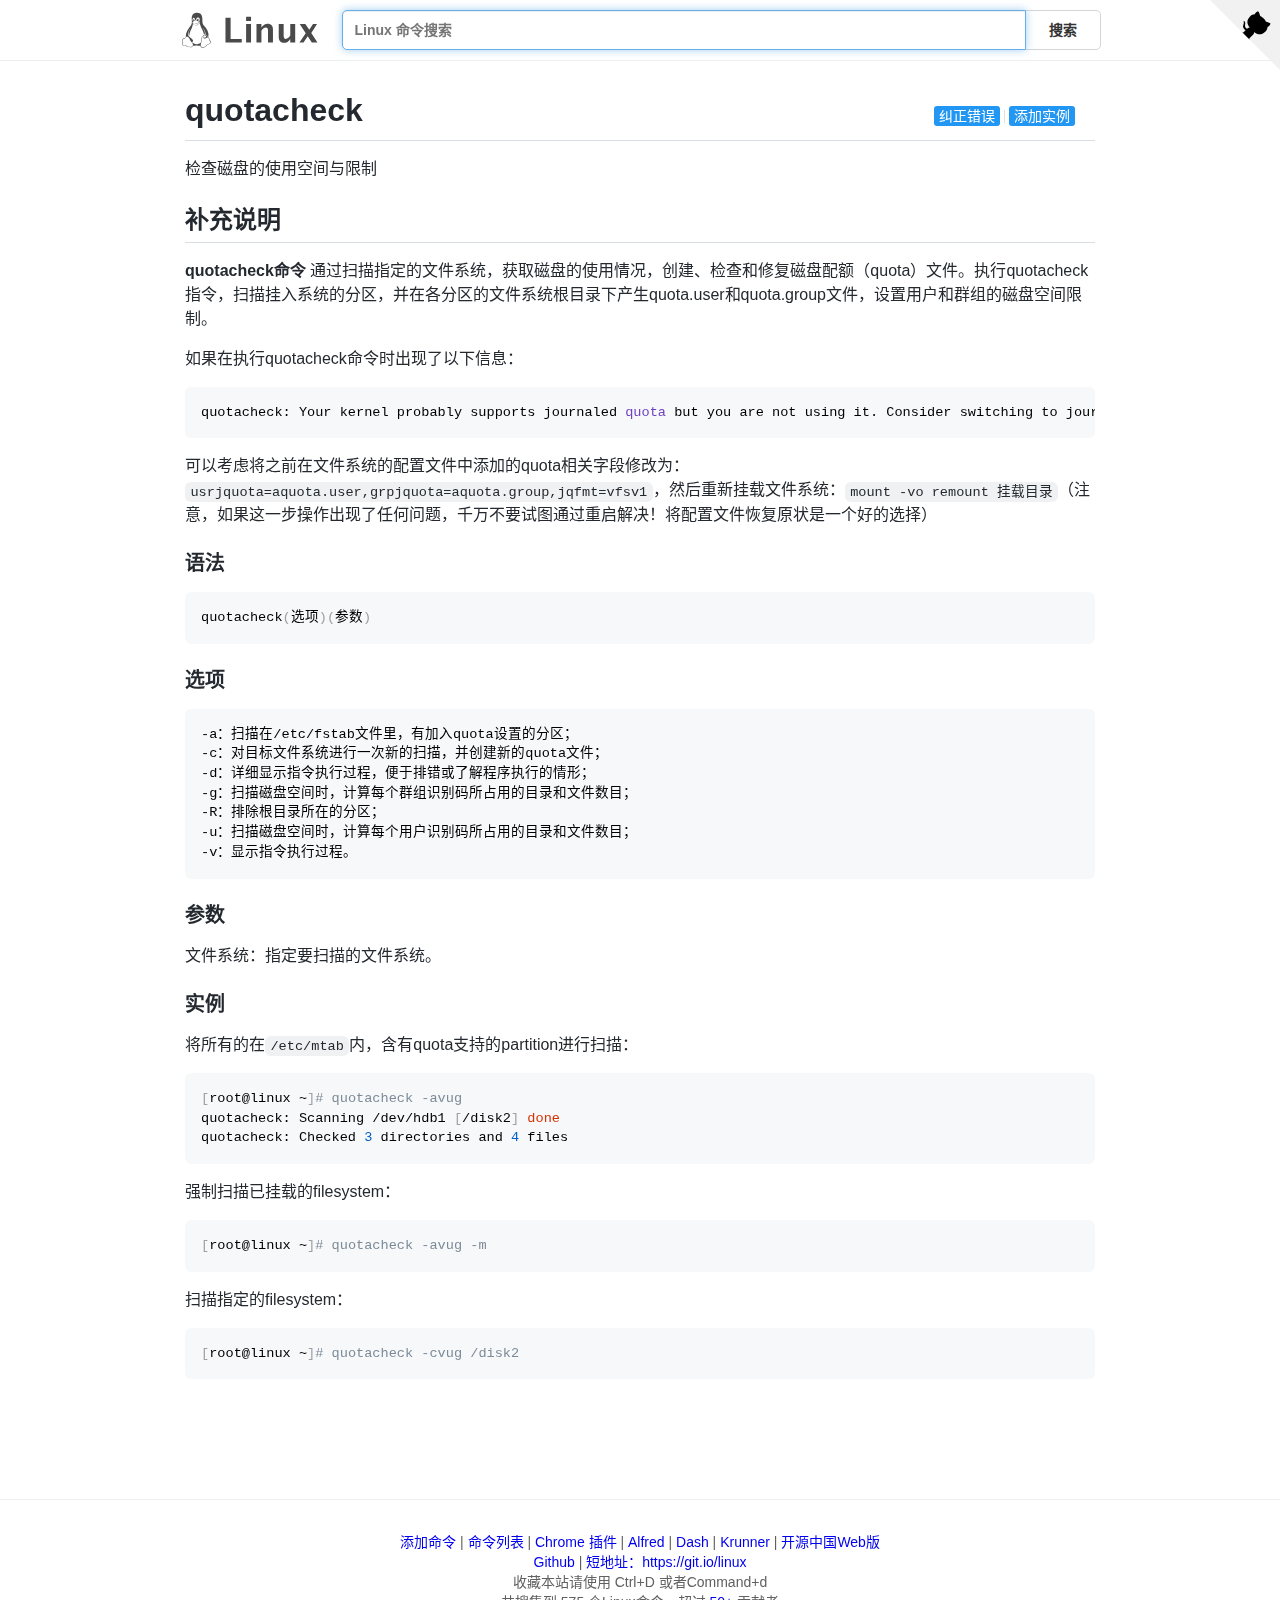
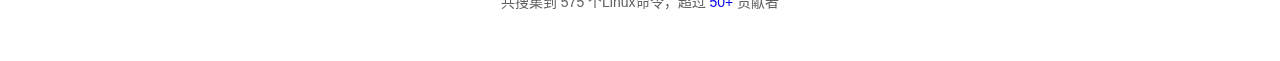
<file: quotacheck.html>
<!DOCTYPE html>
<html lang="zh-CN">
<head>
    <meta charset="UTF-8">
    <meta name="renderer" content="webkit">
    <meta http-equiv="X-UA-Compatible" content="IE=edge, chrome=1">
    <meta name="viewport" content="width=device-width, initial-scale=1, maximum-scale=1, user-scalable=no"/>
    <meta name="description" content="quotacheck:检查磁盘的使用空间与限制 - 最专业的Linux命令大全，内容包含Linux命令手册、详解、学习，值得收藏的Linux命令速查手册。">
    <meta name="keywords" content="Linux,Command,命令大全,Linux命令手册,quotacheck,检查磁盘的使用空间与限制">
    <title>quotacheck 命令，Linux quotacheck 命令详解：检查磁盘的使用空间与限制 -  Linux 命令搜索引擎</title>
    <link rel="shortcut icon" href="../img/favicon.ico">
    <link rel="stylesheet" type="text/css" href="../css/index.css?v=1647058291339">
</head>
<body>
<a href="https://github.com/jaywcjlove/linux-command" target="_blank" class="github-corner">
  <svg viewBox="0 0 250 250">
      <!-- kenny wang <wowohoo@qq.com> https://github.com/jaywcjlove -->
      <title>logo</title>
      <desc>Linux Command Logo. https://github.com/jaywcjlove</desc>
      <path d="M0,0 L115,115 L130,115 L142,142 L250,250 L250,0 Z"></path>
      <path d="M128.3,109.0 C113.8,99.7 119.0,89.6 119.0,89.6 C122.0,82.7 120.5,78.6 120.5,78.6 C119.2,72.0 123.4,76.3 123.4,76.3 C127.3,80.9 125.5,87.3 125.5,87.3 C122.9,97.6 130.6,101.9 134.4,103.2" fill="currentColor" style="transform-origin: 130px 106px;" class="octo-arm"></path>
      <path d="M115.0,115.0 C114.9,115.1 118.7,116.5 119.8,115.4 L133.7,101.6 C136.9,99.2 139.9,98.4 142.2,98.6 C133.8,88.0 127.5,74.4 143.8,58.0 C148.5,53.4 154.0,51.2 159.7,51.0 C160.3,49.4 163.2,43.6 171.4,40.1 C171.4,40.1 176.1,42.5 178.8,56.2 C183.1,58.6 187.2,61.8 190.9,65.4 C194.5,69.0 197.7,73.2 200.1,77.6 C213.8,80.2 216.3,84.9 216.3,84.9 C212.7,93.1 206.9,96.0 205.4,96.6 C205.1,102.4 203.0,107.8 198.3,112.5 C181.9,128.9 168.3,122.5 157.7,114.1 C157.9,116.9 156.7,120.9 152.7,124.9 L141.0,136.5 C139.8,137.7 141.6,141.9 141.8,141.8 Z" fill="currentColor" class="octo-body"></path>
  </svg>
</a>
<div class="header header_list">
  <div class="header_inner">
      <div class="logo">
          <a href="/">
            <svg width="183px" height="48px" viewBox="0 0 183 48" version="1.1" xmlns="http://www.w3.org/2000/svg" xmlns:xlink="http://www.w3.org/1999/xlink"> <!-- kenny wang <wowohoo@qq.com> https://github.com/jaywcjlove --> <title>logo</title> <desc>Linux Command Logo. https://github.com/jaywcjlove</desc><g id="Page-1" stroke="none" stroke-width="1" fill="none" fill-rule="evenodd"> <g id="Desktop-HD" transform="translate(-576.000000, -261.000000)" fill="#4A4A4A"> <g id="logo" transform="translate(576.000000, 261.000000)"> <path d="M20.4917792,0.000336524232 C20.1886146,-0.000100520225 19.8723998,0.0124863601 19.542641,0.0387964365 C11.2083649,0.710004944 13.4186692,9.51473754 13.2949769,12.4631618 C13.1427718,14.6193207 12.7056049,16.3185233 11.2226825,18.426428 C9.48047033,20.4982285 7.02763261,23.8514609 5.86566251,27.3420607 C5.3172635,28.9894735 5.05630425,30.6686289 5.29730805,32.2578406 C5.22181299,32.325447 5.14994103,32.3962788 5.08160039,32.469239 C4.57008792,33.0153217 4.19213625,33.6769851 3.77100458,34.1224689 C3.37755968,34.5149436 2.81698897,34.6642292 2.20097918,34.8852382 C1.58472464,35.1063477 0.908127379,35.4323261 0.497432332,36.2204265 C0.497432332,36.2204265 0.497432332,36.2207368 0.49712203,36.2207368 C0.496684986,36.222048 0.495373852,36.2233591 0.494936808,36.2246702 L0.494936808,36.2246702 C0.123151829,36.919077 0.233680372,37.718746 0.347224522,38.4596325 C0.460773043,39.2004972 0.575720105,39.9005856 0.423139144,40.3755699 C-0.0645762474,41.7086473 -0.126850712,42.6307542 0.216491414,43.2996202 C0.560563403,43.9698759 1.2680029,44.2657113 2.06756262,44.432706 C3.66668644,44.7666954 5.83232039,44.6837094 7.53908826,45.5883128 L7.68579097,45.3115063 L7.54060917,45.5891344 C9.36778716,46.5444437 11.2201913,46.8837519 12.698079,46.5461831 C13.7695766,46.3014513 14.6393781,45.6634363 15.0860725,44.6816946 C16.2420201,44.6760567 17.5104717,44.1864315 19.5423657,44.0745568 C20.9208039,43.9635213 22.6427241,44.564051 24.6233484,44.4540775 C24.6751207,44.6689591 24.750052,44.8756375 24.8526175,45.0720452 C24.8539287,45.0742305 24.8548028,45.0759786 24.8556769,45.0780328 C25.6234722,46.6133699 27.0500902,47.3156173 28.570428,47.1956355 C30.0927718,47.075492 31.711331,46.1778551 33.0196848,44.6208231 L32.7798304,44.4192582 L33.0215204,44.618616 C34.2685787,43.1065034 36.3384911,42.4794975 37.7110118,41.6516741 C38.3972721,41.2377581 38.9541192,40.7194802 38.9971462,39.966706 C39.0401514,39.2142991 38.5984218,38.3711223 37.5826868,37.2436088 L37.5823765,37.2432985 C37.5820662,37.2428614 37.5815024,37.2424244 37.5810654,37.2415503 C37.2473295,36.8644028 37.0881185,36.1654026 36.91702,35.4210285 C36.7460395,34.6771089 36.5551865,33.8746254 35.9444344,33.3545687 L35.9444344,33.3545687 C35.9431233,33.3532575 35.9418121,33.3523835 35.940938,33.3515094 L35.940938,33.3515094 C35.6978714,33.1397045 35.4452772,32.9959518 35.1909042,32.8993694 C36.0400422,30.3810493 35.7068789,27.8734149 34.8497254,25.6073831 C33.7977638,22.8263338 31.9611937,20.4030752 30.5585738,18.7453569 C28.9885703,16.7650385 27.4529665,14.8848863 27.4832187,12.1079627 C27.5299825,7.86977213 27.9494053,0.0101787654 20.4914689,0 L20.4917792,0.000336524232 Z M21.5014393,6.5296802 C21.9246338,6.5296802 22.2860696,6.65372652 22.6573476,6.92320377 C23.0345213,7.1969553 23.3062494,7.53965497 23.5252523,8.01821865 C23.7401952,8.48461502 23.843613,8.94086321 23.8537568,9.48229573 C23.8537568,9.49649968 23.8537568,9.50864951 23.8576902,9.52285346 C23.8616236,10.0784681 23.7664397,10.5509481 23.5555483,11.0335676 C23.4352081,11.3089536 23.2970146,11.540089 23.1316064,11.7401941 C23.0754506,11.7132285 23.0171357,11.6873118 22.9566488,11.6624396 L22.9566488,11.6624396 C22.5373789,11.4828667 22.2157491,11.3685884 21.9476879,11.2755722 C22.044856,11.158772 22.1257661,11.0202464 22.1969169,10.8470719 C22.3043949,10.5854877 22.3571155,10.3299784 22.367255,10.025813 C22.367255,10.0136631 22.3711884,10.00348 22.3711884,9.98931975 C22.3772633,9.69732161 22.3387597,9.44789596 22.2535753,9.19239103 C22.1643483,8.92472316 22.0507955,8.73208707 21.886541,8.57188842 C21.722291,8.41168541 21.5580366,8.33869024 21.361336,8.33260221 C21.3521143,8.33216517 21.3429364,8.33216517 21.3338459,8.33216517 C21.1488275,8.33260221 20.9881699,8.39616596 20.8219532,8.53532529 C20.6475593,8.6813331 20.5177834,8.86788115 20.4103054,9.12744186 C20.3028318,9.38699819 20.2501067,9.64452664 20.239976,9.95073309 C20.2377908,9.96288293 20.2377908,9.97306607 20.2377908,9.9852159 C20.2342945,10.1535261 20.2449584,10.307711 20.2709188,10.4574381 C19.8923378,10.2687966 19.535574,10.1401875 19.2007499,10.0604924 C19.181651,9.91570835 19.1706375,9.76629596 19.1670975,9.61007442 L19.1670975,9.56750629 C19.1610225,9.01391519 19.2522643,8.53941165 19.4651836,8.05679657 C19.6781029,7.57417712 19.9417194,7.2274173 20.3128051,6.94555422 C20.6838952,6.66369114 21.0488973,6.53391079 21.4808239,6.52985938 L21.5010154,6.52985938 L21.5014393,6.5296802 Z M15.7091362,6.98827969 C15.9898804,6.98871673 16.2410892,7.0827381 16.5009296,7.29023807 C16.7828014,7.51531597 16.9957164,7.80326271 17.1741616,8.20882685 C17.3526112,8.614391 17.4479175,9.01995077 17.4742757,9.49851445 L17.4742757,9.50244785 C17.4870374,9.70344023 17.485464,9.89263677 17.469643,10.0758677 C17.4141165,10.091645 17.3597045,10.1087334 17.3064069,10.1270762 C17.0036968,10.2312719 16.7369205,10.373272 16.5044085,10.5268101 C16.5271785,10.366205 16.5305437,10.2032486 16.5131057,10.0215605 C16.5109204,10.0114211 16.5109204,10.0032921 16.5109204,9.99319633 C16.4865771,9.75189098 16.435893,9.54911109 16.3507218,9.34429895 C16.2594713,9.131384 16.1580813,8.98132478 16.0242452,8.86573527 C15.9029566,8.76098882 15.7883592,8.71289208 15.6622806,8.71384046 C15.6492567,8.71384046 15.636058,8.71427751 15.6227281,8.71558864 C15.4807804,8.72773848 15.3631674,8.79669098 15.251638,8.93255936 C15.1401086,9.068419 15.0671091,9.23672919 15.0143884,9.4597792 C14.9616634,9.68284232 14.9474682,9.90184967 14.9697706,10.1532945 C14.9697706,10.1634339 14.9719558,10.1715629 14.9719558,10.1816586 C14.9962992,10.4249963 15.0449553,10.6277718 15.1321501,10.8325883 C15.2213771,11.0434797 15.3247905,11.1935346 15.4586266,11.3091153 C15.481047,11.3284764 15.5032139,11.3458708 15.525289,11.361399 C15.3860816,11.468536 15.3196072,11.5179308 15.2055298,11.6017559 C15.1323642,11.6554425 15.0452263,11.7193646 14.94395,11.7940162 C14.7230765,11.5871106 14.5507673,11.3270648 14.4001137,10.984671 C14.2216641,10.5791112 14.1263578,10.1735471 14.0979674,9.69498342 L14.0979674,9.69105002 C14.0716136,9.21249508 14.1182463,8.8008429 14.2500545,8.37500864 C14.3818627,7.94916563 14.5582845,7.6409444 14.813785,7.38745861 C15.06929,7.13399031 15.3268184,7.00623784 15.6370763,6.99001912 C15.6613322,6.98870799 15.6853347,6.98827095 15.709123,6.98827095 L15.7091362,6.98827969 Z M18.3434478,10.3083666 C18.9959552,10.3057443 19.7811624,10.5197693 20.731756,11.1309629 C21.3156605,11.5106715 21.7700031,11.5424053 22.8162176,11.9904939 L22.8175288,11.9909309 L22.8188399,11.991368 C23.322219,12.1979021 23.6176741,12.4671083 23.7620255,12.7505841 C23.906377,13.034073 23.9099039,13.3414857 23.7890786,13.6648724 C23.5474411,14.3116676 22.7761407,14.9923468 21.6937826,15.3303395 L21.6929085,15.3307766 L21.6920344,15.3312136 C21.1642857,15.5026793 20.7040867,15.8813302 20.1615484,16.1915706 C19.6190277,16.5017979 19.00512,16.7520102 18.1703739,16.7037212 C18.1703739,16.7037168 18.1703739,16.7037212 18.1703739,16.7037212 C17.4597396,16.6622893 17.0349499,16.4210539 16.650849,16.1123607 C16.2667437,15.8036631 15.9320245,15.4158517 15.4418966,15.1280491 L15.4405854,15.1271751 L15.4392743,15.126301 C14.6497885,14.6800742 14.2187709,14.163964 14.0834969,13.7165354 C13.9482185,13.2691068 14.075193,12.8871911 14.4668766,12.5936327 C14.9072645,12.2635986 15.2131825,12.0390976 15.4169632,11.8895453 C15.6194022,11.7409983 15.703625,11.685297 15.7680935,11.623394 C15.7684038,11.622957 15.7685305,11.622957 15.7689675,11.6225199 L15.7692735,11.6220829 C16.1001729,11.3088706 16.6276463,10.738226 17.4227569,10.4645313 C17.696421,10.3703264 18.001784,10.3095466 18.3435746,10.3081961 L18.3434478,10.3083666 Z M22.9062619,13.0069369 C22.6246829,13.0237631 22.3297828,13.1687002 21.9864013,13.3604054 C21.6430199,13.5521105 21.256878,13.7973406 20.8384079,14.0388338 C20.0014721,14.5218204 19.038047,14.9837283 18.0805918,14.9837283 C17.1216551,14.9837283 16.3555118,14.5408493 15.7808726,14.0854752 C15.4935509,13.8577838 15.2564149,13.6284404 15.0669561,13.4510265 C14.9722311,13.3623109 14.8900799,13.2867065 14.8134179,13.2276487 C14.7367734,13.1685909 14.6743853,13.1100357 14.5461303,13.1100357 L14.5400116,13.3795435 C14.5308337,13.4697233 14.5213935,13.4669437 14.5251084,13.4693999 C14.5310959,13.4733333 14.5608587,13.4835601 14.5955731,13.5103509 C14.6519344,13.5537495 14.7301609,13.6245375 14.8230067,13.7114832 C15.0086981,13.8853788 15.2554403,14.124464 15.5592255,14.3652012 C16.166796,14.8466668 17.0117515,15.3406363 18.0806093,15.3406363 C19.1509618,15.3406363 20.1636375,14.8403471 21.016875,14.3479598 C21.4434872,14.1017639 21.8309534,13.8560094 22.1604324,13.6720705 C22.4898897,13.4881185 22.7670895,13.3727781 22.9275766,13.3632068 L22.9062925,13.00695 L22.9062619,13.0069369 Z M23.8576858,14.2878093 C24.5685911,17.0901733 26.2220701,21.1378562 27.2848005,23.113201 C27.8496849,24.1612205 28.9735097,26.3878921 29.4590574,29.0706371 C29.7667148,29.0611969 30.1054855,29.1059065 30.4682673,29.1987042 C31.7377591,25.907589 29.3917525,22.3626165 28.3189832,21.375368 C27.8858722,20.9551061 27.8650557,20.7668098 28.0797669,20.7757081 C29.2436775,21.8049915 30.7716374,23.8752142 31.3275492,26.211938 C31.581035,27.2774436 31.6350799,28.3975886 31.3630809,29.5030663 C31.4961478,29.5583437 31.6312951,29.6184504 31.7682604,29.683286 C33.806037,30.6755779 34.5596721,31.5384567 34.1973186,32.716121 C34.0779748,32.7117506 33.960576,32.7126247 33.8460659,32.7152469 C33.8354021,32.7155572 33.8247819,32.715684 33.814118,32.716121 C34.1092104,31.7826203 33.4554837,31.0941179 31.7135031,30.305952 C29.9067264,29.5110511 28.4669839,29.5901387 28.2236507,31.2022427 C28.2080919,31.2867016 28.1955487,31.3727644 28.1860212,31.460029 C28.05104,31.506902 27.9153158,31.5667509 27.7792552,31.6412014 C26.9308557,32.1054213 26.4677896,32.9477371 26.2102393,33.9808403 C25.9529032,35.0131131 25.8791213,36.2610673 25.8081016,37.6639101 L25.8081016,37.6647842 C25.7647031,38.3701826 25.4746935,39.3242507 25.1805582,40.3347805 C22.2207839,42.446033 18.1128938,43.3607409 14.6251435,40.9805006 C14.3887768,40.6065916 14.1176344,40.2361221 13.8385378,39.8707355 C13.6603154,39.6373843 13.4772332,39.4054841 13.2952172,39.1768225 C13.6532528,39.1768225 13.9575843,39.1184771 14.2035442,39.0069433 C14.5094142,38.8682516 14.724322,38.6454901 14.8306462,38.3594969 C15.0432858,37.7875325 14.8297721,36.9806654 14.1489836,36.0592664 C13.4682956,35.137933 12.3154554,34.0981212 10.6214273,33.0592009 C10.6214273,33.0592009 10.621117,33.0592009 10.621117,33.0588906 C9.37658486,32.2846183 8.68057408,31.3355981 8.3547924,30.3051959 C8.02898013,29.2747018 8.07466439,28.1604089 8.32577265,27.0602631 C8.80774091,24.9485692 10.0461107,22.8947793 10.8362565,21.605909 C11.0489879,21.4493815 10.9122629,21.8964561 10.0363515,23.5230089 C9.25134103,25.0101357 7.78376323,28.4420972 9.79314068,31.1210705 C9.84684033,29.2145776 10.3021401,27.2701931 11.0664741,25.45145 C12.1797968,22.9278068 14.5084483,18.5514927 14.6933968,15.0635108 C14.7887555,15.1327561 15.1164383,15.3538525 15.2624505,15.4368866 C15.2627608,15.4373237 15.2628875,15.4373237 15.2633246,15.4373237 C15.6905181,15.6888908 16.0113611,16.0566244 16.426903,16.3905832 C16.8432709,16.7252019 17.3634237,17.0142238 18.149269,17.0600129 L18.149269,17.0600129 C19.066516,17.113092 19.7655905,16.8289912 20.3383504,16.5014745 C20.9102449,16.1744603 21.3671137,15.8125482 21.7999582,15.6712779 C21.8003952,15.6708409 21.8012693,15.6708409 21.8017063,15.6708409 C22.7163355,15.3848215 23.44356,14.8785842 23.857393,14.2881327 L23.8576858,14.2878093 Z M29.6669682,30.3312962 C30.0374289,30.329548 30.4861993,30.4530917 30.9774372,30.6728508 C32.2995623,31.2832227 32.713238,31.8063999 32.3522873,32.5749338 C32.0481219,33.1548918 30.7462669,34.0775407 29.8540319,33.8342075 C28.9435503,33.5989814 28.4994564,32.2869871 28.6474877,31.2953987 C28.7267763,30.6220356 29.1076387,30.3339097 29.6669682,30.3312962 L29.6669682,30.3312962 Z M28.1710786,32.1433306 C28.2458176,33.3559191 28.8457529,34.5926195 29.9067526,34.8602742 C31.0678224,35.1661922 32.7418469,34.16998 33.4486352,33.3574182 C33.5895689,33.3517803 33.7273516,33.3448313 33.8611658,33.3416409 C34.4811527,33.3266503 35.001157,33.3620509 35.5324588,33.8267253 L35.534207,33.8284735 L35.5359552,33.8302216 C35.9442465,34.1761336 36.1383204,34.8298385 36.3066481,35.5621545 C36.4749627,36.294475 36.6095636,37.0920505 37.11435,37.6602345 L37.115224,37.6611086 L37.1156611,37.6619827 C38.0861227,38.7388952 38.3980544,39.4668146 38.3715083,39.931406 C38.344936,40.3960279 38.008556,40.7409347 37.3873891,41.1155867 C36.1455928,41.864576 33.9453056,42.5158727 32.5399192,44.2181871 C31.3196037,45.6704378 29.8315635,46.4680352 28.5210638,46.5714617 C27.2105642,46.6748883 26.0799127,46.1309646 25.4133237,44.793071 L25.4115756,44.7900117 L25.4098274,44.7869524 C24.9962959,44.0002986 25.1685614,42.758852 25.5169207,41.4493706 C25.8652845,40.1398937 26.3657922,38.7953264 26.4327911,37.7024923 L26.4327911,37.7007442 L26.4327911,37.698996 C26.5036666,36.2987755 26.5820418,35.0759688 26.8172504,34.1324728 C27.0524633,33.1889769 27.4228236,32.5499829 28.0790545,32.1909116 C28.109604,32.1742165 28.139948,32.1584392 28.1701128,32.1435097 L28.1710786,32.1433306 Z M6.86074718,32.2348346 C6.95869322,32.2351449 7.06234705,32.2434006 7.17277507,32.2601394 C7.91559769,32.3726653 8.5633675,32.8920358 9.18746261,33.7385341 C9.8115621,34.5850455 10.3922762,35.7405823 10.9892352,37.0223812 L10.9901093,37.0241294 L10.9905463,37.0258776 C11.4702594,38.0271115 12.4825418,39.128044 13.3403902,40.2511564 C14.1982341,41.3742689 14.8621527,42.5016163 14.7756966,43.3644732 L14.7753863,43.3684066 L14.775076,43.37234 C14.6632363,44.843978 13.8330966,45.6451198 12.5587449,45.9361914 C11.2847734,46.2271625 9.55771794,45.9379396 7.83269472,45.035587 L7.83094655,45.035587 C5.9224477,44.0247687 3.65205856,44.1251622 2.19566909,43.8209924 C1.46727769,43.6688572 0.99200058,43.44013 0.773862951,43.0151698 C0.55571221,42.5902315 0.550839164,41.8488511 1.01440785,40.5847437 L1.01659307,40.5791059 L1.01834125,40.573468 C1.24759292,39.8663213 1.07793226,39.0925822 0.96663015,38.3663367 C0.855328038,37.6400911 0.800894151,36.9795116 1.04888192,36.5190765 L1.05019305,36.5168913 L1.05150418,36.514706 C1.36900824,35.9026821 1.83472718,35.683902 2.41273159,35.4765375 C2.990736,35.2691556 3.67612223,35.1062953 4.21734934,34.5638925 L4.21997161,34.5612703 L4.22259387,34.558648 C4.72293985,34.0308163 5.09877623,33.3691834 5.53863963,32.8995879 C5.90977341,32.5033678 6.28118253,32.2407652 6.84099715,32.2368755 L6.86053303,32.2368755 L6.86074718,32.2348346 Z" id="path4004"></path> <path d="M58.5014648,40 L58.5014648,6.7578125 L65.4194336,6.7578125 L65.4194336,35.2832031 L80.4008789,35.2832031 L80.4008789,40 L58.5014648,40 L58.5014648,40 L58.5014648,40 Z M86.2524414,40 L86.2524414,15.3378906 L92.9008789,15.3378906 L92.9008789,40 L86.2524414,40 L86.2524414,40 L86.2524414,40 Z M86.2524414,11.1826172 L86.2524414,5.63476562 L92.9008789,5.63476562 L92.9008789,11.1826172 L86.2524414,11.1826172 L86.2524414,11.1826172 L86.2524414,11.1826172 Z M100.211426,40 L100.211426,15.3378906 L106.859863,15.3378906 L106.859863,19.9873047 C109.031098,16.513329 111.8312,14.7763672 115.260254,14.7763672 C117.461437,14.7763672 119.198399,15.4726493 120.471191,16.8652344 C121.743984,18.2578195 122.380371,20.1594932 122.380371,22.5703125 L122.380371,40 L115.731934,40 L115.731934,24.2099609 C115.731934,21.4098167 114.803557,20.0097656 112.946777,20.0097656 C110.835439,20.0097656 108.806488,21.4996596 106.859863,24.4794922 L106.859863,40 L100.211426,40 L100.211426,40 L100.211426,40 Z M145.672363,40 L145.672363,35.3505859 C143.516102,38.8245616 140.716,40.5615234 137.271973,40.5615234 C135.07079,40.5615234 133.333828,39.8652413 132.061035,38.4726562 C130.788242,37.0800712 130.151855,35.1783975 130.151855,32.7675781 L130.151855,15.3378906 L136.800293,15.3378906 L136.800293,31.1279297 C136.800293,33.9280739 137.736156,35.328125 139.60791,35.328125 C141.704275,35.328125 143.725739,33.838231 145.672363,30.8583984 L145.672363,15.3378906 L152.320801,15.3378906 L152.320801,40 L145.672363,40 L145.672363,40 L145.672363,40 Z M158.003418,40 L166.471191,27.6240234 L158.362793,15.3378906 L165.932129,15.3378906 L171.23291,23.1542969 L176.309082,15.3378906 L181.699707,15.3378906 L173.973145,27.4443359 L182.26123,40 L174.691895,40 L169.166504,31.8466797 L163.506348,40 L158.003418,40 L158.003418,40 L158.003418,40 Z" id="Linux"></path> </g> </g> </g> </svg> 
          </a>
      </div>
      <div class="search">
          <ul class="search-list" id="result">
            <!-- <li><a href="#"><strong>find</strong> - 指定目录下查找文件。</a></li> -->
          </ul>
          <input type="text" class="query" id="query" autocomplete="off" autofocus="autofocus" placeholder="Linux 命令搜索"/>
          <div class="enter-input">
              <input type="hidden" id="current_path" value="/c/quotacheck.html">
              <button id="search_btn">搜索</button>
          </div>
      </div>
  </div>
</div>
<script type="text/javascript" src="../js/copy-to-clipboard.js"></script>

<div class="markdown-body">

<span class="edit_btn">
<a target="_blank" href="https://github.com/jaywcjlove/linux-command/edit/master/command/quotacheck.md">纠正错误</a> 
<span class="split"></span>
<a target="_blank" href="https://github.com/jaywcjlove/linux-command/edit/master/command/quotacheck.md">添加实例</a>
</span>



<div class="markdown-body">
  <h1 id="quotacheck"><a class="anchor" aria-hidden="true" tabindex="-1" href="#quotacheck"><span class="octicon octicon-link"></span></a>quotacheck</h1>
  <p>检查磁盘的使用空间与限制</p>
  <h2 id="补充说明"><a class="anchor" aria-hidden="true" tabindex="-1" href="#补充说明"><span class="octicon octicon-link"></span></a>补充说明</h2>
  <p><strong>quotacheck命令</strong> 通过扫描指定的文件系统，获取磁盘的使用情况，创建、检查和修复磁盘配额（quota）文件。执行quotacheck指令，扫描挂入系统的分区，并在各分区的文件系统根目录下产生quota.user和quota.group文件，设置用户和群组的磁盘空间限制。</p>
  <p>如果在执行quotacheck命令时出现了以下信息：</p>
  <pre class="language-shell"><code class="language-shell">quotacheck: Your kernel probably supports journaled <span class="token function">quota</span> but you are not using it. Consider switching to journaled <span class="token function">quota</span> to avoid running <span class="token function">quotacheck</span> after an unclean shutdown. 
</code><div onclick="copied(this)" data-code="quotacheck: Your kernel probably supports journaled quota but you are not using it. Consider switching to journaled quota to avoid running quotacheck after an unclean shutdown. 
" class="copied"><svg class="octicon-copy" aria-hidden="true" viewBox="0 0 16 16" fill="currentColor" height="12" width="12"><path fill-rule="evenodd" d="M0 6.75C0 5.784.784 5 1.75 5h1.5a.75.75 0 010 1.5h-1.5a.25.25 0 00-.25.25v7.5c0 .138.112.25.25.25h7.5a.25.25 0 00.25-.25v-1.5a.75.75 0 011.5 0v1.5A1.75 1.75 0 019.25 16h-7.5A1.75 1.75 0 010 14.25v-7.5z"></path><path fill-rule="evenodd" d="M5 1.75C5 .784 5.784 0 6.75 0h7.5C15.216 0 16 .784 16 1.75v7.5A1.75 1.75 0 0114.25 11h-7.5A1.75 1.75 0 015 9.25v-7.5zm1.75-.25a.25.25 0 00-.25.25v7.5c0 .138.112.25.25.25h7.5a.25.25 0 00.25-.25v-7.5a.25.25 0 00-.25-.25h-7.5z"></path></svg><svg class="octicon-check" aria-hidden="true" viewBox="0 0 16 16" fill="currentColor" height="12" width="12"><path fill-rule="evenodd" d="M13.78 4.22a.75.75 0 010 1.06l-7.25 7.25a.75.75 0 01-1.06 0L2.22 9.28a.75.75 0 011.06-1.06L6 10.94l6.72-6.72a.75.75 0 011.06 0z"></path></svg></div></pre>
  <p>可以考虑将之前在文件系统的配置文件中添加的quota相关字段修改为：<code>usrjquota=aquota.user,grpjquota=aquota.group,jqfmt=vfsv1</code>，然后重新挂载文件系统：<code>mount -vo remount 挂载目录</code>（注意，如果这一步操作出现了任何问题，千万不要试图通过重启解决！将配置文件恢复原状是一个好的选择）</p>
  <h3 id="语法"><a class="anchor" aria-hidden="true" tabindex="-1" href="#语法"><span class="octicon octicon-link"></span></a>语法</h3>
  <pre class="language-shell"><code class="language-shell">quotacheck<span class="token punctuation">(</span>选项<span class="token punctuation">)</span><span class="token punctuation">(</span>参数<span class="token punctuation">)</span>
</code><div onclick="copied(this)" data-code="quotacheck(选项)(参数)
" class="copied"><svg class="octicon-copy" aria-hidden="true" viewBox="0 0 16 16" fill="currentColor" height="12" width="12"><path fill-rule="evenodd" d="M0 6.75C0 5.784.784 5 1.75 5h1.5a.75.75 0 010 1.5h-1.5a.25.25 0 00-.25.25v7.5c0 .138.112.25.25.25h7.5a.25.25 0 00.25-.25v-1.5a.75.75 0 011.5 0v1.5A1.75 1.75 0 019.25 16h-7.5A1.75 1.75 0 010 14.25v-7.5z"></path><path fill-rule="evenodd" d="M5 1.75C5 .784 5.784 0 6.75 0h7.5C15.216 0 16 .784 16 1.75v7.5A1.75 1.75 0 0114.25 11h-7.5A1.75 1.75 0 015 9.25v-7.5zm1.75-.25a.25.25 0 00-.25.25v7.5c0 .138.112.25.25.25h7.5a.25.25 0 00.25-.25v-7.5a.25.25 0 00-.25-.25h-7.5z"></path></svg><svg class="octicon-check" aria-hidden="true" viewBox="0 0 16 16" fill="currentColor" height="12" width="12"><path fill-rule="evenodd" d="M13.78 4.22a.75.75 0 010 1.06l-7.25 7.25a.75.75 0 01-1.06 0L2.22 9.28a.75.75 0 011.06-1.06L6 10.94l6.72-6.72a.75.75 0 011.06 0z"></path></svg></div></pre>
  <h3 id="选项"><a class="anchor" aria-hidden="true" tabindex="-1" href="#选项"><span class="octicon octicon-link"></span></a>选项</h3>
  <pre class="language-shell"><code class="language-shell">-a：扫描在/etc/fstab文件里，有加入quota设置的分区；
-c：对目标文件系统进行一次新的扫描，并创建新的quota文件；
-d：详细显示指令执行过程，便于排错或了解程序执行的情形；
-g：扫描磁盘空间时，计算每个群组识别码所占用的目录和文件数目；
-R：排除根目录所在的分区；
-u：扫描磁盘空间时，计算每个用户识别码所占用的目录和文件数目；
-v：显示指令执行过程。
</code><div onclick="copied(this)" data-code="-a：扫描在/etc/fstab文件里，有加入quota设置的分区；
-c：对目标文件系统进行一次新的扫描，并创建新的quota文件；
-d：详细显示指令执行过程，便于排错或了解程序执行的情形；
-g：扫描磁盘空间时，计算每个群组识别码所占用的目录和文件数目；
-R：排除根目录所在的分区；
-u：扫描磁盘空间时，计算每个用户识别码所占用的目录和文件数目；
-v：显示指令执行过程。
" class="copied"><svg class="octicon-copy" aria-hidden="true" viewBox="0 0 16 16" fill="currentColor" height="12" width="12"><path fill-rule="evenodd" d="M0 6.75C0 5.784.784 5 1.75 5h1.5a.75.75 0 010 1.5h-1.5a.25.25 0 00-.25.25v7.5c0 .138.112.25.25.25h7.5a.25.25 0 00.25-.25v-1.5a.75.75 0 011.5 0v1.5A1.75 1.75 0 019.25 16h-7.5A1.75 1.75 0 010 14.25v-7.5z"></path><path fill-rule="evenodd" d="M5 1.75C5 .784 5.784 0 6.75 0h7.5C15.216 0 16 .784 16 1.75v7.5A1.75 1.75 0 0114.25 11h-7.5A1.75 1.75 0 015 9.25v-7.5zm1.75-.25a.25.25 0 00-.25.25v7.5c0 .138.112.25.25.25h7.5a.25.25 0 00.25-.25v-7.5a.25.25 0 00-.25-.25h-7.5z"></path></svg><svg class="octicon-check" aria-hidden="true" viewBox="0 0 16 16" fill="currentColor" height="12" width="12"><path fill-rule="evenodd" d="M13.78 4.22a.75.75 0 010 1.06l-7.25 7.25a.75.75 0 01-1.06 0L2.22 9.28a.75.75 0 011.06-1.06L6 10.94l6.72-6.72a.75.75 0 011.06 0z"></path></svg></div></pre>
  <h3 id="参数"><a class="anchor" aria-hidden="true" tabindex="-1" href="#参数"><span class="octicon octicon-link"></span></a>参数</h3>
  <p>文件系统：指定要扫描的文件系统。</p>
  <h3 id="实例"><a class="anchor" aria-hidden="true" tabindex="-1" href="#实例"><span class="octicon octicon-link"></span></a>实例</h3>
  <p>将所有的在<code>/etc/mtab</code>内，含有quota支持的partition进行扫描：</p>
  <pre class="language-shell"><code class="language-shell"><span class="token punctuation">[</span>root@linux ~<span class="token punctuation">]</span><span class="token comment"># quotacheck -avug</span>
quotacheck: Scanning /dev/hdb1 <span class="token punctuation">[</span>/disk2<span class="token punctuation">]</span> <span class="token keyword">done</span>
quotacheck: Checked <span class="token number">3</span> directories and <span class="token number">4</span> files
</code><div onclick="copied(this)" data-code="[root@linux ~]# quotacheck -avug
quotacheck: Scanning /dev/hdb1 [/disk2] done
quotacheck: Checked 3 directories and 4 files
" class="copied"><svg class="octicon-copy" aria-hidden="true" viewBox="0 0 16 16" fill="currentColor" height="12" width="12"><path fill-rule="evenodd" d="M0 6.75C0 5.784.784 5 1.75 5h1.5a.75.75 0 010 1.5h-1.5a.25.25 0 00-.25.25v7.5c0 .138.112.25.25.25h7.5a.25.25 0 00.25-.25v-1.5a.75.75 0 011.5 0v1.5A1.75 1.75 0 019.25 16h-7.5A1.75 1.75 0 010 14.25v-7.5z"></path><path fill-rule="evenodd" d="M5 1.75C5 .784 5.784 0 6.75 0h7.5C15.216 0 16 .784 16 1.75v7.5A1.75 1.75 0 0114.25 11h-7.5A1.75 1.75 0 015 9.25v-7.5zm1.75-.25a.25.25 0 00-.25.25v7.5c0 .138.112.25.25.25h7.5a.25.25 0 00.25-.25v-7.5a.25.25 0 00-.25-.25h-7.5z"></path></svg><svg class="octicon-check" aria-hidden="true" viewBox="0 0 16 16" fill="currentColor" height="12" width="12"><path fill-rule="evenodd" d="M13.78 4.22a.75.75 0 010 1.06l-7.25 7.25a.75.75 0 01-1.06 0L2.22 9.28a.75.75 0 011.06-1.06L6 10.94l6.72-6.72a.75.75 0 011.06 0z"></path></svg></div></pre>
  <p>强制扫描已挂载的filesystem：</p>
  <pre class="language-shell"><code class="language-shell"><span class="token punctuation">[</span>root@linux ~<span class="token punctuation">]</span><span class="token comment"># quotacheck -avug -m</span>
</code><div onclick="copied(this)" data-code="[root@linux ~]# quotacheck -avug -m
" class="copied"><svg class="octicon-copy" aria-hidden="true" viewBox="0 0 16 16" fill="currentColor" height="12" width="12"><path fill-rule="evenodd" d="M0 6.75C0 5.784.784 5 1.75 5h1.5a.75.75 0 010 1.5h-1.5a.25.25 0 00-.25.25v7.5c0 .138.112.25.25.25h7.5a.25.25 0 00.25-.25v-1.5a.75.75 0 011.5 0v1.5A1.75 1.75 0 019.25 16h-7.5A1.75 1.75 0 010 14.25v-7.5z"></path><path fill-rule="evenodd" d="M5 1.75C5 .784 5.784 0 6.75 0h7.5C15.216 0 16 .784 16 1.75v7.5A1.75 1.75 0 0114.25 11h-7.5A1.75 1.75 0 015 9.25v-7.5zm1.75-.25a.25.25 0 00-.25.25v7.5c0 .138.112.25.25.25h7.5a.25.25 0 00.25-.25v-7.5a.25.25 0 00-.25-.25h-7.5z"></path></svg><svg class="octicon-check" aria-hidden="true" viewBox="0 0 16 16" fill="currentColor" height="12" width="12"><path fill-rule="evenodd" d="M13.78 4.22a.75.75 0 010 1.06l-7.25 7.25a.75.75 0 01-1.06 0L2.22 9.28a.75.75 0 011.06-1.06L6 10.94l6.72-6.72a.75.75 0 011.06 0z"></path></svg></div></pre>
  <p>扫描指定的filesystem：</p>
  <pre class="language-shell"><code class="language-shell"><span class="token punctuation">[</span>root@linux ~<span class="token punctuation">]</span><span class="token comment"># quotacheck -cvug /disk2</span>
</code><div onclick="copied(this)" data-code="[root@linux ~]# quotacheck -cvug /disk2
" class="copied"><svg class="octicon-copy" aria-hidden="true" viewBox="0 0 16 16" fill="currentColor" height="12" width="12"><path fill-rule="evenodd" d="M0 6.75C0 5.784.784 5 1.75 5h1.5a.75.75 0 010 1.5h-1.5a.25.25 0 00-.25.25v7.5c0 .138.112.25.25.25h7.5a.25.25 0 00.25-.25v-1.5a.75.75 0 011.5 0v1.5A1.75 1.75 0 019.25 16h-7.5A1.75 1.75 0 010 14.25v-7.5z"></path><path fill-rule="evenodd" d="M5 1.75C5 .784 5.784 0 6.75 0h7.5C15.216 0 16 .784 16 1.75v7.5A1.75 1.75 0 0114.25 11h-7.5A1.75 1.75 0 015 9.25v-7.5zm1.75-.25a.25.25 0 00-.25.25v7.5c0 .138.112.25.25.25h7.5a.25.25 0 00.25-.25v-7.5a.25.25 0 00-.25-.25h-7.5z"></path></svg><svg class="octicon-check" aria-hidden="true" viewBox="0 0 16 16" fill="currentColor" height="12" width="12"><path fill-rule="evenodd" d="M13.78 4.22a.75.75 0 010 1.06l-7.25 7.25a.75.75 0 01-1.06 0L2.22 9.28a.75.75 0 011.06-1.06L6 10.94l6.72-6.72a.75.75 0 011.06 0z"></path></svg></div></pre>
</div>


</div>
<!-- Linux命令行搜索引擎：https://jaywcjlove.github.io/linux-command/ -->
<div class="footer ">
  <a target="_blank" href="https://github.com/jaywcjlove/linux-command/new/master/command">添加命令</a> |
  <a href="../hot.html">命令列表</a> |
  <a href="https://github.com/jaywcjlove/oscnews">Chrome 插件</a> |
  <a href="https://github.com/jaywcjlove/linux-command/releases">Alfred</a> |
  <a href="https://jaywcjlove.github.io/linux-command/linux-command.docset.zip">Dash</a> |
  <a href="https://github.com/roachsinai/krunner-linuxcommands">Krunner</a> |
  <a href="http://jaywcjlove.gitee.io/linux-command/">开源中国Web版</a>
  <br />
  <a href="https://github.com/jaywcjlove/linux-command">Github</a> |
  <a href="https://jaywcjlove.github.io/linux-command/">短地址：https://git.io/linux</a>
  <br />
  收藏本站请使用 Ctrl+D 或者Command+d
  <br /> 共搜集到
  <span id="commands_info">
    575
  </span> 个Linux命令，超过 <a href="../contributors.html">50+</a> 贡献者
</div>
<script type="text/javascript" src="../js/dt.js?v=1647058291339"></script>
<script type="text/javascript" src="../js/index.js?v=1647058291339"></script>
</body>
</html>
</file>
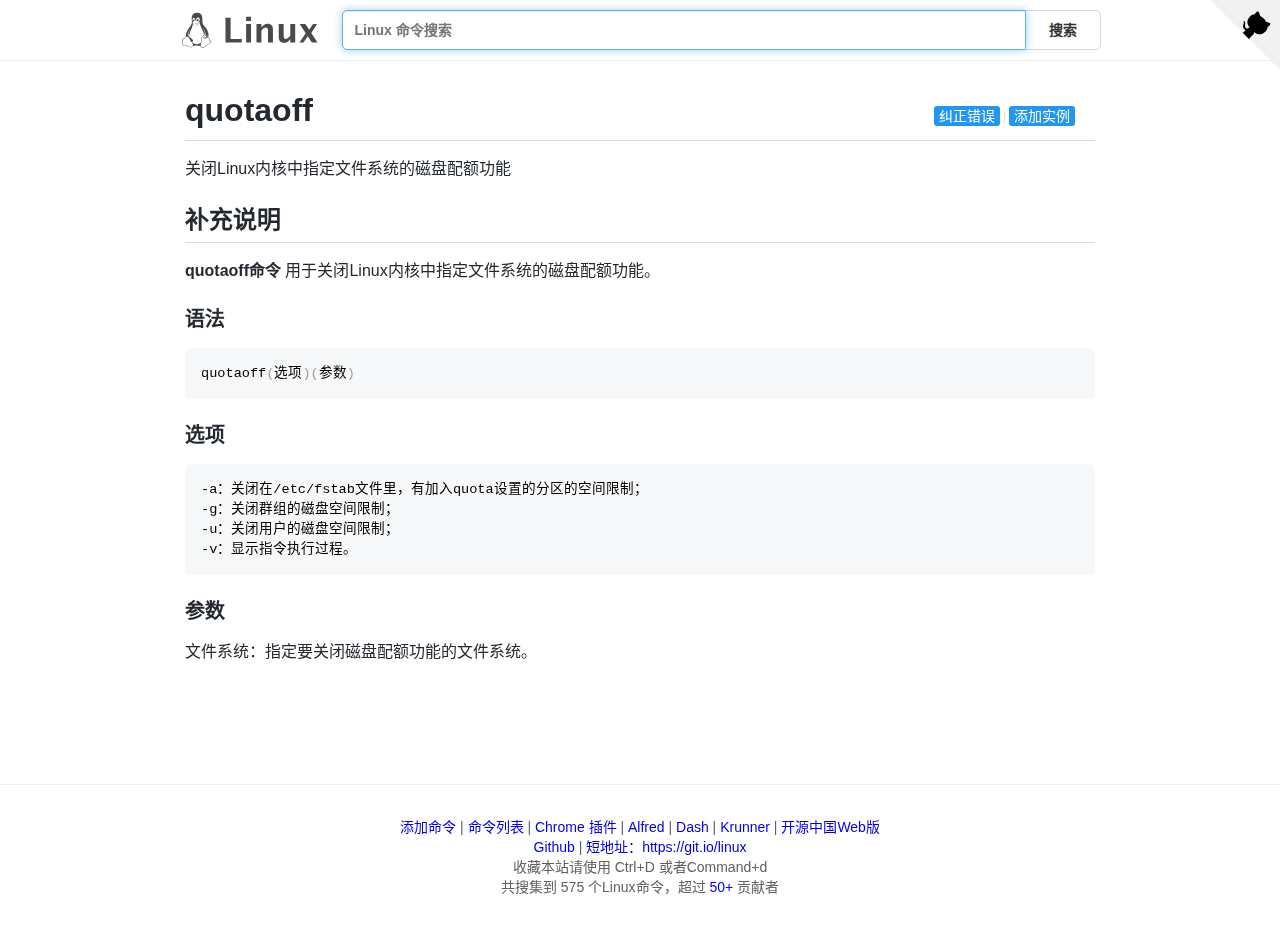
<file: quotaoff.html>
<!DOCTYPE html>
<html lang="zh-CN">
<head>
    <meta charset="UTF-8">
    <meta name="renderer" content="webkit">
    <meta http-equiv="X-UA-Compatible" content="IE=edge, chrome=1">
    <meta name="viewport" content="width=device-width, initial-scale=1, maximum-scale=1, user-scalable=no"/>
    <meta name="description" content="quotaoff:关闭Linux内核中指定文件系统的磁盘配额功能 - 最专业的Linux命令大全，内容包含Linux命令手册、详解、学习，值得收藏的Linux命令速查手册。">
    <meta name="keywords" content="Linux,Command,命令大全,Linux命令手册,quotaoff,关闭Linux内核中指定文件系统的磁盘配额功能">
    <title>quotaoff 命令，Linux quotaoff 命令详解：关闭Linux内核中指定文件系统的磁盘配额功能 -  Linux 命令搜索引擎</title>
    <link rel="shortcut icon" href="../img/favicon.ico">
    <link rel="stylesheet" type="text/css" href="../css/index.css?v=1647058291379">
</head>
<body>
<a href="https://github.com/jaywcjlove/linux-command" target="_blank" class="github-corner">
  <svg viewBox="0 0 250 250">
      <!-- kenny wang <wowohoo@qq.com> https://github.com/jaywcjlove -->
      <title>logo</title>
      <desc>Linux Command Logo. https://github.com/jaywcjlove</desc>
      <path d="M0,0 L115,115 L130,115 L142,142 L250,250 L250,0 Z"></path>
      <path d="M128.3,109.0 C113.8,99.7 119.0,89.6 119.0,89.6 C122.0,82.7 120.5,78.6 120.5,78.6 C119.2,72.0 123.4,76.3 123.4,76.3 C127.3,80.9 125.5,87.3 125.5,87.3 C122.9,97.6 130.6,101.9 134.4,103.2" fill="currentColor" style="transform-origin: 130px 106px;" class="octo-arm"></path>
      <path d="M115.0,115.0 C114.9,115.1 118.7,116.5 119.8,115.4 L133.7,101.6 C136.9,99.2 139.9,98.4 142.2,98.6 C133.8,88.0 127.5,74.4 143.8,58.0 C148.5,53.4 154.0,51.2 159.7,51.0 C160.3,49.4 163.2,43.6 171.4,40.1 C171.4,40.1 176.1,42.5 178.8,56.2 C183.1,58.6 187.2,61.8 190.9,65.4 C194.5,69.0 197.7,73.2 200.1,77.6 C213.8,80.2 216.3,84.9 216.3,84.9 C212.7,93.1 206.9,96.0 205.4,96.6 C205.1,102.4 203.0,107.8 198.3,112.5 C181.9,128.9 168.3,122.5 157.7,114.1 C157.9,116.9 156.7,120.9 152.7,124.9 L141.0,136.5 C139.8,137.7 141.6,141.9 141.8,141.8 Z" fill="currentColor" class="octo-body"></path>
  </svg>
</a>
<div class="header header_list">
  <div class="header_inner">
      <div class="logo">
          <a href="/">
            <svg width="183px" height="48px" viewBox="0 0 183 48" version="1.1" xmlns="http://www.w3.org/2000/svg" xmlns:xlink="http://www.w3.org/1999/xlink"> <!-- kenny wang <wowohoo@qq.com> https://github.com/jaywcjlove --> <title>logo</title> <desc>Linux Command Logo. https://github.com/jaywcjlove</desc><g id="Page-1" stroke="none" stroke-width="1" fill="none" fill-rule="evenodd"> <g id="Desktop-HD" transform="translate(-576.000000, -261.000000)" fill="#4A4A4A"> <g id="logo" transform="translate(576.000000, 261.000000)"> <path d="M20.4917792,0.000336524232 C20.1886146,-0.000100520225 19.8723998,0.0124863601 19.542641,0.0387964365 C11.2083649,0.710004944 13.4186692,9.51473754 13.2949769,12.4631618 C13.1427718,14.6193207 12.7056049,16.3185233 11.2226825,18.426428 C9.48047033,20.4982285 7.02763261,23.8514609 5.86566251,27.3420607 C5.3172635,28.9894735 5.05630425,30.6686289 5.29730805,32.2578406 C5.22181299,32.325447 5.14994103,32.3962788 5.08160039,32.469239 C4.57008792,33.0153217 4.19213625,33.6769851 3.77100458,34.1224689 C3.37755968,34.5149436 2.81698897,34.6642292 2.20097918,34.8852382 C1.58472464,35.1063477 0.908127379,35.4323261 0.497432332,36.2204265 C0.497432332,36.2204265 0.497432332,36.2207368 0.49712203,36.2207368 C0.496684986,36.222048 0.495373852,36.2233591 0.494936808,36.2246702 L0.494936808,36.2246702 C0.123151829,36.919077 0.233680372,37.718746 0.347224522,38.4596325 C0.460773043,39.2004972 0.575720105,39.9005856 0.423139144,40.3755699 C-0.0645762474,41.7086473 -0.126850712,42.6307542 0.216491414,43.2996202 C0.560563403,43.9698759 1.2680029,44.2657113 2.06756262,44.432706 C3.66668644,44.7666954 5.83232039,44.6837094 7.53908826,45.5883128 L7.68579097,45.3115063 L7.54060917,45.5891344 C9.36778716,46.5444437 11.2201913,46.8837519 12.698079,46.5461831 C13.7695766,46.3014513 14.6393781,45.6634363 15.0860725,44.6816946 C16.2420201,44.6760567 17.5104717,44.1864315 19.5423657,44.0745568 C20.9208039,43.9635213 22.6427241,44.564051 24.6233484,44.4540775 C24.6751207,44.6689591 24.750052,44.8756375 24.8526175,45.0720452 C24.8539287,45.0742305 24.8548028,45.0759786 24.8556769,45.0780328 C25.6234722,46.6133699 27.0500902,47.3156173 28.570428,47.1956355 C30.0927718,47.075492 31.711331,46.1778551 33.0196848,44.6208231 L32.7798304,44.4192582 L33.0215204,44.618616 C34.2685787,43.1065034 36.3384911,42.4794975 37.7110118,41.6516741 C38.3972721,41.2377581 38.9541192,40.7194802 38.9971462,39.966706 C39.0401514,39.2142991 38.5984218,38.3711223 37.5826868,37.2436088 L37.5823765,37.2432985 C37.5820662,37.2428614 37.5815024,37.2424244 37.5810654,37.2415503 C37.2473295,36.8644028 37.0881185,36.1654026 36.91702,35.4210285 C36.7460395,34.6771089 36.5551865,33.8746254 35.9444344,33.3545687 L35.9444344,33.3545687 C35.9431233,33.3532575 35.9418121,33.3523835 35.940938,33.3515094 L35.940938,33.3515094 C35.6978714,33.1397045 35.4452772,32.9959518 35.1909042,32.8993694 C36.0400422,30.3810493 35.7068789,27.8734149 34.8497254,25.6073831 C33.7977638,22.8263338 31.9611937,20.4030752 30.5585738,18.7453569 C28.9885703,16.7650385 27.4529665,14.8848863 27.4832187,12.1079627 C27.5299825,7.86977213 27.9494053,0.0101787654 20.4914689,0 L20.4917792,0.000336524232 Z M21.5014393,6.5296802 C21.9246338,6.5296802 22.2860696,6.65372652 22.6573476,6.92320377 C23.0345213,7.1969553 23.3062494,7.53965497 23.5252523,8.01821865 C23.7401952,8.48461502 23.843613,8.94086321 23.8537568,9.48229573 C23.8537568,9.49649968 23.8537568,9.50864951 23.8576902,9.52285346 C23.8616236,10.0784681 23.7664397,10.5509481 23.5555483,11.0335676 C23.4352081,11.3089536 23.2970146,11.540089 23.1316064,11.7401941 C23.0754506,11.7132285 23.0171357,11.6873118 22.9566488,11.6624396 L22.9566488,11.6624396 C22.5373789,11.4828667 22.2157491,11.3685884 21.9476879,11.2755722 C22.044856,11.158772 22.1257661,11.0202464 22.1969169,10.8470719 C22.3043949,10.5854877 22.3571155,10.3299784 22.367255,10.025813 C22.367255,10.0136631 22.3711884,10.00348 22.3711884,9.98931975 C22.3772633,9.69732161 22.3387597,9.44789596 22.2535753,9.19239103 C22.1643483,8.92472316 22.0507955,8.73208707 21.886541,8.57188842 C21.722291,8.41168541 21.5580366,8.33869024 21.361336,8.33260221 C21.3521143,8.33216517 21.3429364,8.33216517 21.3338459,8.33216517 C21.1488275,8.33260221 20.9881699,8.39616596 20.8219532,8.53532529 C20.6475593,8.6813331 20.5177834,8.86788115 20.4103054,9.12744186 C20.3028318,9.38699819 20.2501067,9.64452664 20.239976,9.95073309 C20.2377908,9.96288293 20.2377908,9.97306607 20.2377908,9.9852159 C20.2342945,10.1535261 20.2449584,10.307711 20.2709188,10.4574381 C19.8923378,10.2687966 19.535574,10.1401875 19.2007499,10.0604924 C19.181651,9.91570835 19.1706375,9.76629596 19.1670975,9.61007442 L19.1670975,9.56750629 C19.1610225,9.01391519 19.2522643,8.53941165 19.4651836,8.05679657 C19.6781029,7.57417712 19.9417194,7.2274173 20.3128051,6.94555422 C20.6838952,6.66369114 21.0488973,6.53391079 21.4808239,6.52985938 L21.5010154,6.52985938 L21.5014393,6.5296802 Z M15.7091362,6.98827969 C15.9898804,6.98871673 16.2410892,7.0827381 16.5009296,7.29023807 C16.7828014,7.51531597 16.9957164,7.80326271 17.1741616,8.20882685 C17.3526112,8.614391 17.4479175,9.01995077 17.4742757,9.49851445 L17.4742757,9.50244785 C17.4870374,9.70344023 17.485464,9.89263677 17.469643,10.0758677 C17.4141165,10.091645 17.3597045,10.1087334 17.3064069,10.1270762 C17.0036968,10.2312719 16.7369205,10.373272 16.5044085,10.5268101 C16.5271785,10.366205 16.5305437,10.2032486 16.5131057,10.0215605 C16.5109204,10.0114211 16.5109204,10.0032921 16.5109204,9.99319633 C16.4865771,9.75189098 16.435893,9.54911109 16.3507218,9.34429895 C16.2594713,9.131384 16.1580813,8.98132478 16.0242452,8.86573527 C15.9029566,8.76098882 15.7883592,8.71289208 15.6622806,8.71384046 C15.6492567,8.71384046 15.636058,8.71427751 15.6227281,8.71558864 C15.4807804,8.72773848 15.3631674,8.79669098 15.251638,8.93255936 C15.1401086,9.068419 15.0671091,9.23672919 15.0143884,9.4597792 C14.9616634,9.68284232 14.9474682,9.90184967 14.9697706,10.1532945 C14.9697706,10.1634339 14.9719558,10.1715629 14.9719558,10.1816586 C14.9962992,10.4249963 15.0449553,10.6277718 15.1321501,10.8325883 C15.2213771,11.0434797 15.3247905,11.1935346 15.4586266,11.3091153 C15.481047,11.3284764 15.5032139,11.3458708 15.525289,11.361399 C15.3860816,11.468536 15.3196072,11.5179308 15.2055298,11.6017559 C15.1323642,11.6554425 15.0452263,11.7193646 14.94395,11.7940162 C14.7230765,11.5871106 14.5507673,11.3270648 14.4001137,10.984671 C14.2216641,10.5791112 14.1263578,10.1735471 14.0979674,9.69498342 L14.0979674,9.69105002 C14.0716136,9.21249508 14.1182463,8.8008429 14.2500545,8.37500864 C14.3818627,7.94916563 14.5582845,7.6409444 14.813785,7.38745861 C15.06929,7.13399031 15.3268184,7.00623784 15.6370763,6.99001912 C15.6613322,6.98870799 15.6853347,6.98827095 15.709123,6.98827095 L15.7091362,6.98827969 Z M18.3434478,10.3083666 C18.9959552,10.3057443 19.7811624,10.5197693 20.731756,11.1309629 C21.3156605,11.5106715 21.7700031,11.5424053 22.8162176,11.9904939 L22.8175288,11.9909309 L22.8188399,11.991368 C23.322219,12.1979021 23.6176741,12.4671083 23.7620255,12.7505841 C23.906377,13.034073 23.9099039,13.3414857 23.7890786,13.6648724 C23.5474411,14.3116676 22.7761407,14.9923468 21.6937826,15.3303395 L21.6929085,15.3307766 L21.6920344,15.3312136 C21.1642857,15.5026793 20.7040867,15.8813302 20.1615484,16.1915706 C19.6190277,16.5017979 19.00512,16.7520102 18.1703739,16.7037212 C18.1703739,16.7037168 18.1703739,16.7037212 18.1703739,16.7037212 C17.4597396,16.6622893 17.0349499,16.4210539 16.650849,16.1123607 C16.2667437,15.8036631 15.9320245,15.4158517 15.4418966,15.1280491 L15.4405854,15.1271751 L15.4392743,15.126301 C14.6497885,14.6800742 14.2187709,14.163964 14.0834969,13.7165354 C13.9482185,13.2691068 14.075193,12.8871911 14.4668766,12.5936327 C14.9072645,12.2635986 15.2131825,12.0390976 15.4169632,11.8895453 C15.6194022,11.7409983 15.703625,11.685297 15.7680935,11.623394 C15.7684038,11.622957 15.7685305,11.622957 15.7689675,11.6225199 L15.7692735,11.6220829 C16.1001729,11.3088706 16.6276463,10.738226 17.4227569,10.4645313 C17.696421,10.3703264 18.001784,10.3095466 18.3435746,10.3081961 L18.3434478,10.3083666 Z M22.9062619,13.0069369 C22.6246829,13.0237631 22.3297828,13.1687002 21.9864013,13.3604054 C21.6430199,13.5521105 21.256878,13.7973406 20.8384079,14.0388338 C20.0014721,14.5218204 19.038047,14.9837283 18.0805918,14.9837283 C17.1216551,14.9837283 16.3555118,14.5408493 15.7808726,14.0854752 C15.4935509,13.8577838 15.2564149,13.6284404 15.0669561,13.4510265 C14.9722311,13.3623109 14.8900799,13.2867065 14.8134179,13.2276487 C14.7367734,13.1685909 14.6743853,13.1100357 14.5461303,13.1100357 L14.5400116,13.3795435 C14.5308337,13.4697233 14.5213935,13.4669437 14.5251084,13.4693999 C14.5310959,13.4733333 14.5608587,13.4835601 14.5955731,13.5103509 C14.6519344,13.5537495 14.7301609,13.6245375 14.8230067,13.7114832 C15.0086981,13.8853788 15.2554403,14.124464 15.5592255,14.3652012 C16.166796,14.8466668 17.0117515,15.3406363 18.0806093,15.3406363 C19.1509618,15.3406363 20.1636375,14.8403471 21.016875,14.3479598 C21.4434872,14.1017639 21.8309534,13.8560094 22.1604324,13.6720705 C22.4898897,13.4881185 22.7670895,13.3727781 22.9275766,13.3632068 L22.9062925,13.00695 L22.9062619,13.0069369 Z M23.8576858,14.2878093 C24.5685911,17.0901733 26.2220701,21.1378562 27.2848005,23.113201 C27.8496849,24.1612205 28.9735097,26.3878921 29.4590574,29.0706371 C29.7667148,29.0611969 30.1054855,29.1059065 30.4682673,29.1987042 C31.7377591,25.907589 29.3917525,22.3626165 28.3189832,21.375368 C27.8858722,20.9551061 27.8650557,20.7668098 28.0797669,20.7757081 C29.2436775,21.8049915 30.7716374,23.8752142 31.3275492,26.211938 C31.581035,27.2774436 31.6350799,28.3975886 31.3630809,29.5030663 C31.4961478,29.5583437 31.6312951,29.6184504 31.7682604,29.683286 C33.806037,30.6755779 34.5596721,31.5384567 34.1973186,32.716121 C34.0779748,32.7117506 33.960576,32.7126247 33.8460659,32.7152469 C33.8354021,32.7155572 33.8247819,32.715684 33.814118,32.716121 C34.1092104,31.7826203 33.4554837,31.0941179 31.7135031,30.305952 C29.9067264,29.5110511 28.4669839,29.5901387 28.2236507,31.2022427 C28.2080919,31.2867016 28.1955487,31.3727644 28.1860212,31.460029 C28.05104,31.506902 27.9153158,31.5667509 27.7792552,31.6412014 C26.9308557,32.1054213 26.4677896,32.9477371 26.2102393,33.9808403 C25.9529032,35.0131131 25.8791213,36.2610673 25.8081016,37.6639101 L25.8081016,37.6647842 C25.7647031,38.3701826 25.4746935,39.3242507 25.1805582,40.3347805 C22.2207839,42.446033 18.1128938,43.3607409 14.6251435,40.9805006 C14.3887768,40.6065916 14.1176344,40.2361221 13.8385378,39.8707355 C13.6603154,39.6373843 13.4772332,39.4054841 13.2952172,39.1768225 C13.6532528,39.1768225 13.9575843,39.1184771 14.2035442,39.0069433 C14.5094142,38.8682516 14.724322,38.6454901 14.8306462,38.3594969 C15.0432858,37.7875325 14.8297721,36.9806654 14.1489836,36.0592664 C13.4682956,35.137933 12.3154554,34.0981212 10.6214273,33.0592009 C10.6214273,33.0592009 10.621117,33.0592009 10.621117,33.0588906 C9.37658486,32.2846183 8.68057408,31.3355981 8.3547924,30.3051959 C8.02898013,29.2747018 8.07466439,28.1604089 8.32577265,27.0602631 C8.80774091,24.9485692 10.0461107,22.8947793 10.8362565,21.605909 C11.0489879,21.4493815 10.9122629,21.8964561 10.0363515,23.5230089 C9.25134103,25.0101357 7.78376323,28.4420972 9.79314068,31.1210705 C9.84684033,29.2145776 10.3021401,27.2701931 11.0664741,25.45145 C12.1797968,22.9278068 14.5084483,18.5514927 14.6933968,15.0635108 C14.7887555,15.1327561 15.1164383,15.3538525 15.2624505,15.4368866 C15.2627608,15.4373237 15.2628875,15.4373237 15.2633246,15.4373237 C15.6905181,15.6888908 16.0113611,16.0566244 16.426903,16.3905832 C16.8432709,16.7252019 17.3634237,17.0142238 18.149269,17.0600129 L18.149269,17.0600129 C19.066516,17.113092 19.7655905,16.8289912 20.3383504,16.5014745 C20.9102449,16.1744603 21.3671137,15.8125482 21.7999582,15.6712779 C21.8003952,15.6708409 21.8012693,15.6708409 21.8017063,15.6708409 C22.7163355,15.3848215 23.44356,14.8785842 23.857393,14.2881327 L23.8576858,14.2878093 Z M29.6669682,30.3312962 C30.0374289,30.329548 30.4861993,30.4530917 30.9774372,30.6728508 C32.2995623,31.2832227 32.713238,31.8063999 32.3522873,32.5749338 C32.0481219,33.1548918 30.7462669,34.0775407 29.8540319,33.8342075 C28.9435503,33.5989814 28.4994564,32.2869871 28.6474877,31.2953987 C28.7267763,30.6220356 29.1076387,30.3339097 29.6669682,30.3312962 L29.6669682,30.3312962 Z M28.1710786,32.1433306 C28.2458176,33.3559191 28.8457529,34.5926195 29.9067526,34.8602742 C31.0678224,35.1661922 32.7418469,34.16998 33.4486352,33.3574182 C33.5895689,33.3517803 33.7273516,33.3448313 33.8611658,33.3416409 C34.4811527,33.3266503 35.001157,33.3620509 35.5324588,33.8267253 L35.534207,33.8284735 L35.5359552,33.8302216 C35.9442465,34.1761336 36.1383204,34.8298385 36.3066481,35.5621545 C36.4749627,36.294475 36.6095636,37.0920505 37.11435,37.6602345 L37.115224,37.6611086 L37.1156611,37.6619827 C38.0861227,38.7388952 38.3980544,39.4668146 38.3715083,39.931406 C38.344936,40.3960279 38.008556,40.7409347 37.3873891,41.1155867 C36.1455928,41.864576 33.9453056,42.5158727 32.5399192,44.2181871 C31.3196037,45.6704378 29.8315635,46.4680352 28.5210638,46.5714617 C27.2105642,46.6748883 26.0799127,46.1309646 25.4133237,44.793071 L25.4115756,44.7900117 L25.4098274,44.7869524 C24.9962959,44.0002986 25.1685614,42.758852 25.5169207,41.4493706 C25.8652845,40.1398937 26.3657922,38.7953264 26.4327911,37.7024923 L26.4327911,37.7007442 L26.4327911,37.698996 C26.5036666,36.2987755 26.5820418,35.0759688 26.8172504,34.1324728 C27.0524633,33.1889769 27.4228236,32.5499829 28.0790545,32.1909116 C28.109604,32.1742165 28.139948,32.1584392 28.1701128,32.1435097 L28.1710786,32.1433306 Z M6.86074718,32.2348346 C6.95869322,32.2351449 7.06234705,32.2434006 7.17277507,32.2601394 C7.91559769,32.3726653 8.5633675,32.8920358 9.18746261,33.7385341 C9.8115621,34.5850455 10.3922762,35.7405823 10.9892352,37.0223812 L10.9901093,37.0241294 L10.9905463,37.0258776 C11.4702594,38.0271115 12.4825418,39.128044 13.3403902,40.2511564 C14.1982341,41.3742689 14.8621527,42.5016163 14.7756966,43.3644732 L14.7753863,43.3684066 L14.775076,43.37234 C14.6632363,44.843978 13.8330966,45.6451198 12.5587449,45.9361914 C11.2847734,46.2271625 9.55771794,45.9379396 7.83269472,45.035587 L7.83094655,45.035587 C5.9224477,44.0247687 3.65205856,44.1251622 2.19566909,43.8209924 C1.46727769,43.6688572 0.99200058,43.44013 0.773862951,43.0151698 C0.55571221,42.5902315 0.550839164,41.8488511 1.01440785,40.5847437 L1.01659307,40.5791059 L1.01834125,40.573468 C1.24759292,39.8663213 1.07793226,39.0925822 0.96663015,38.3663367 C0.855328038,37.6400911 0.800894151,36.9795116 1.04888192,36.5190765 L1.05019305,36.5168913 L1.05150418,36.514706 C1.36900824,35.9026821 1.83472718,35.683902 2.41273159,35.4765375 C2.990736,35.2691556 3.67612223,35.1062953 4.21734934,34.5638925 L4.21997161,34.5612703 L4.22259387,34.558648 C4.72293985,34.0308163 5.09877623,33.3691834 5.53863963,32.8995879 C5.90977341,32.5033678 6.28118253,32.2407652 6.84099715,32.2368755 L6.86053303,32.2368755 L6.86074718,32.2348346 Z" id="path4004"></path> <path d="M58.5014648,40 L58.5014648,6.7578125 L65.4194336,6.7578125 L65.4194336,35.2832031 L80.4008789,35.2832031 L80.4008789,40 L58.5014648,40 L58.5014648,40 L58.5014648,40 Z M86.2524414,40 L86.2524414,15.3378906 L92.9008789,15.3378906 L92.9008789,40 L86.2524414,40 L86.2524414,40 L86.2524414,40 Z M86.2524414,11.1826172 L86.2524414,5.63476562 L92.9008789,5.63476562 L92.9008789,11.1826172 L86.2524414,11.1826172 L86.2524414,11.1826172 L86.2524414,11.1826172 Z M100.211426,40 L100.211426,15.3378906 L106.859863,15.3378906 L106.859863,19.9873047 C109.031098,16.513329 111.8312,14.7763672 115.260254,14.7763672 C117.461437,14.7763672 119.198399,15.4726493 120.471191,16.8652344 C121.743984,18.2578195 122.380371,20.1594932 122.380371,22.5703125 L122.380371,40 L115.731934,40 L115.731934,24.2099609 C115.731934,21.4098167 114.803557,20.0097656 112.946777,20.0097656 C110.835439,20.0097656 108.806488,21.4996596 106.859863,24.4794922 L106.859863,40 L100.211426,40 L100.211426,40 L100.211426,40 Z M145.672363,40 L145.672363,35.3505859 C143.516102,38.8245616 140.716,40.5615234 137.271973,40.5615234 C135.07079,40.5615234 133.333828,39.8652413 132.061035,38.4726562 C130.788242,37.0800712 130.151855,35.1783975 130.151855,32.7675781 L130.151855,15.3378906 L136.800293,15.3378906 L136.800293,31.1279297 C136.800293,33.9280739 137.736156,35.328125 139.60791,35.328125 C141.704275,35.328125 143.725739,33.838231 145.672363,30.8583984 L145.672363,15.3378906 L152.320801,15.3378906 L152.320801,40 L145.672363,40 L145.672363,40 L145.672363,40 Z M158.003418,40 L166.471191,27.6240234 L158.362793,15.3378906 L165.932129,15.3378906 L171.23291,23.1542969 L176.309082,15.3378906 L181.699707,15.3378906 L173.973145,27.4443359 L182.26123,40 L174.691895,40 L169.166504,31.8466797 L163.506348,40 L158.003418,40 L158.003418,40 L158.003418,40 Z" id="Linux"></path> </g> </g> </g> </svg> 
          </a>
      </div>
      <div class="search">
          <ul class="search-list" id="result">
            <!-- <li><a href="#"><strong>find</strong> - 指定目录下查找文件。</a></li> -->
          </ul>
          <input type="text" class="query" id="query" autocomplete="off" autofocus="autofocus" placeholder="Linux 命令搜索"/>
          <div class="enter-input">
              <input type="hidden" id="current_path" value="/c/quotaoff.html">
              <button id="search_btn">搜索</button>
          </div>
      </div>
  </div>
</div>
<script type="text/javascript" src="../js/copy-to-clipboard.js"></script>

<div class="markdown-body">

<span class="edit_btn">
<a target="_blank" href="https://github.com/jaywcjlove/linux-command/edit/master/command/quotaoff.md">纠正错误</a> 
<span class="split"></span>
<a target="_blank" href="https://github.com/jaywcjlove/linux-command/edit/master/command/quotaoff.md">添加实例</a>
</span>



<div class="markdown-body">
  <h1 id="quotaoff"><a class="anchor" aria-hidden="true" tabindex="-1" href="#quotaoff"><span class="octicon octicon-link"></span></a>quotaoff</h1>
  <p>关闭Linux内核中指定文件系统的磁盘配额功能</p>
  <h2 id="补充说明"><a class="anchor" aria-hidden="true" tabindex="-1" href="#补充说明"><span class="octicon octicon-link"></span></a>补充说明</h2>
  <p><strong>quotaoff命令</strong> 用于关闭Linux内核中指定文件系统的磁盘配额功能。</p>
  <h3 id="语法"><a class="anchor" aria-hidden="true" tabindex="-1" href="#语法"><span class="octicon octicon-link"></span></a>语法</h3>
  <pre class="language-shell"><code class="language-shell">quotaoff<span class="token punctuation">(</span>选项<span class="token punctuation">)</span><span class="token punctuation">(</span>参数<span class="token punctuation">)</span>
</code><div onclick="copied(this)" data-code="quotaoff(选项)(参数)
" class="copied"><svg class="octicon-copy" aria-hidden="true" viewBox="0 0 16 16" fill="currentColor" height="12" width="12"><path fill-rule="evenodd" d="M0 6.75C0 5.784.784 5 1.75 5h1.5a.75.75 0 010 1.5h-1.5a.25.25 0 00-.25.25v7.5c0 .138.112.25.25.25h7.5a.25.25 0 00.25-.25v-1.5a.75.75 0 011.5 0v1.5A1.75 1.75 0 019.25 16h-7.5A1.75 1.75 0 010 14.25v-7.5z"></path><path fill-rule="evenodd" d="M5 1.75C5 .784 5.784 0 6.75 0h7.5C15.216 0 16 .784 16 1.75v7.5A1.75 1.75 0 0114.25 11h-7.5A1.75 1.75 0 015 9.25v-7.5zm1.75-.25a.25.25 0 00-.25.25v7.5c0 .138.112.25.25.25h7.5a.25.25 0 00.25-.25v-7.5a.25.25 0 00-.25-.25h-7.5z"></path></svg><svg class="octicon-check" aria-hidden="true" viewBox="0 0 16 16" fill="currentColor" height="12" width="12"><path fill-rule="evenodd" d="M13.78 4.22a.75.75 0 010 1.06l-7.25 7.25a.75.75 0 01-1.06 0L2.22 9.28a.75.75 0 011.06-1.06L6 10.94l6.72-6.72a.75.75 0 011.06 0z"></path></svg></div></pre>
  <h3 id="选项"><a class="anchor" aria-hidden="true" tabindex="-1" href="#选项"><span class="octicon octicon-link"></span></a>选项</h3>
  <pre class="language-shell"><code class="language-shell">-a：关闭在/etc/fstab文件里，有加入quota设置的分区的空间限制；
-g：关闭群组的磁盘空间限制；
-u：关闭用户的磁盘空间限制；
-v：显示指令执行过程。
</code><div onclick="copied(this)" data-code="-a：关闭在/etc/fstab文件里，有加入quota设置的分区的空间限制；
-g：关闭群组的磁盘空间限制；
-u：关闭用户的磁盘空间限制；
-v：显示指令执行过程。
" class="copied"><svg class="octicon-copy" aria-hidden="true" viewBox="0 0 16 16" fill="currentColor" height="12" width="12"><path fill-rule="evenodd" d="M0 6.75C0 5.784.784 5 1.75 5h1.5a.75.75 0 010 1.5h-1.5a.25.25 0 00-.25.25v7.5c0 .138.112.25.25.25h7.5a.25.25 0 00.25-.25v-1.5a.75.75 0 011.5 0v1.5A1.75 1.75 0 019.25 16h-7.5A1.75 1.75 0 010 14.25v-7.5z"></path><path fill-rule="evenodd" d="M5 1.75C5 .784 5.784 0 6.75 0h7.5C15.216 0 16 .784 16 1.75v7.5A1.75 1.75 0 0114.25 11h-7.5A1.75 1.75 0 015 9.25v-7.5zm1.75-.25a.25.25 0 00-.25.25v7.5c0 .138.112.25.25.25h7.5a.25.25 0 00.25-.25v-7.5a.25.25 0 00-.25-.25h-7.5z"></path></svg><svg class="octicon-check" aria-hidden="true" viewBox="0 0 16 16" fill="currentColor" height="12" width="12"><path fill-rule="evenodd" d="M13.78 4.22a.75.75 0 010 1.06l-7.25 7.25a.75.75 0 01-1.06 0L2.22 9.28a.75.75 0 011.06-1.06L6 10.94l6.72-6.72a.75.75 0 011.06 0z"></path></svg></div></pre>
  <h3 id="参数"><a class="anchor" aria-hidden="true" tabindex="-1" href="#参数"><span class="octicon octicon-link"></span></a>参数</h3>
  <p>文件系统：指定要关闭磁盘配额功能的文件系统。</p>
</div>


</div>
<!-- Linux命令行搜索引擎：https://jaywcjlove.github.io/linux-command/ -->
<div class="footer ">
  <a target="_blank" href="https://github.com/jaywcjlove/linux-command/new/master/command">添加命令</a> |
  <a href="../hot.html">命令列表</a> |
  <a href="https://github.com/jaywcjlove/oscnews">Chrome 插件</a> |
  <a href="https://github.com/jaywcjlove/linux-command/releases">Alfred</a> |
  <a href="https://jaywcjlove.github.io/linux-command/linux-command.docset.zip">Dash</a> |
  <a href="https://github.com/roachsinai/krunner-linuxcommands">Krunner</a> |
  <a href="http://jaywcjlove.gitee.io/linux-command/">开源中国Web版</a>
  <br />
  <a href="https://github.com/jaywcjlove/linux-command">Github</a> |
  <a href="https://jaywcjlove.github.io/linux-command/">短地址：https://git.io/linux</a>
  <br />
  收藏本站请使用 Ctrl+D 或者Command+d
  <br /> 共搜集到
  <span id="commands_info">
    575
  </span> 个Linux命令，超过 <a href="../contributors.html">50+</a> 贡献者
</div>
<script type="text/javascript" src="../js/dt.js?v=1647058291380"></script>
<script type="text/javascript" src="../js/index.js?v=1647058291380"></script>
</body>
</html>
</file>
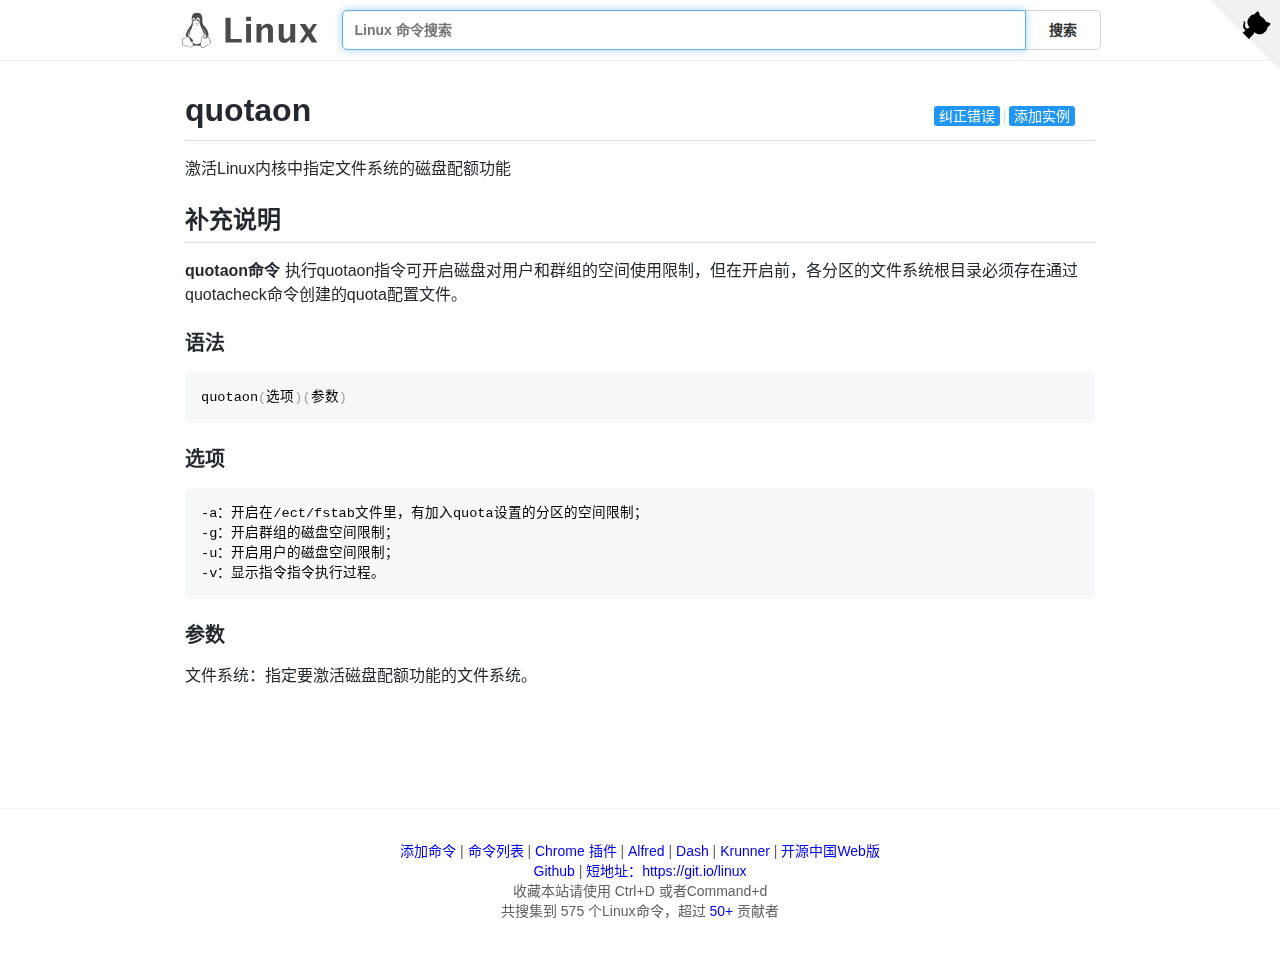
<file: quotaon.html>
<!DOCTYPE html>
<html lang="zh-CN">
<head>
    <meta charset="UTF-8">
    <meta name="renderer" content="webkit">
    <meta http-equiv="X-UA-Compatible" content="IE=edge, chrome=1">
    <meta name="viewport" content="width=device-width, initial-scale=1, maximum-scale=1, user-scalable=no"/>
    <meta name="description" content="quotaon:激活Linux内核中指定文件系统的磁盘配额功能 - 最专业的Linux命令大全，内容包含Linux命令手册、详解、学习，值得收藏的Linux命令速查手册。">
    <meta name="keywords" content="Linux,Command,命令大全,Linux命令手册,quotaon,激活Linux内核中指定文件系统的磁盘配额功能">
    <title>quotaon 命令，Linux quotaon 命令详解：激活Linux内核中指定文件系统的磁盘配额功能 -  Linux 命令搜索引擎</title>
    <link rel="shortcut icon" href="../img/favicon.ico">
    <link rel="stylesheet" type="text/css" href="../css/index.css?v=1647058291383">
</head>
<body>
<a href="https://github.com/jaywcjlove/linux-command" target="_blank" class="github-corner">
  <svg viewBox="0 0 250 250">
      <!-- kenny wang <wowohoo@qq.com> https://github.com/jaywcjlove -->
      <title>logo</title>
      <desc>Linux Command Logo. https://github.com/jaywcjlove</desc>
      <path d="M0,0 L115,115 L130,115 L142,142 L250,250 L250,0 Z"></path>
      <path d="M128.3,109.0 C113.8,99.7 119.0,89.6 119.0,89.6 C122.0,82.7 120.5,78.6 120.5,78.6 C119.2,72.0 123.4,76.3 123.4,76.3 C127.3,80.9 125.5,87.3 125.5,87.3 C122.9,97.6 130.6,101.9 134.4,103.2" fill="currentColor" style="transform-origin: 130px 106px;" class="octo-arm"></path>
      <path d="M115.0,115.0 C114.9,115.1 118.7,116.5 119.8,115.4 L133.7,101.6 C136.9,99.2 139.9,98.4 142.2,98.6 C133.8,88.0 127.5,74.4 143.8,58.0 C148.5,53.4 154.0,51.2 159.7,51.0 C160.3,49.4 163.2,43.6 171.4,40.1 C171.4,40.1 176.1,42.5 178.8,56.2 C183.1,58.6 187.2,61.8 190.9,65.4 C194.5,69.0 197.7,73.2 200.1,77.6 C213.8,80.2 216.3,84.9 216.3,84.9 C212.7,93.1 206.9,96.0 205.4,96.6 C205.1,102.4 203.0,107.8 198.3,112.5 C181.9,128.9 168.3,122.5 157.7,114.1 C157.9,116.9 156.7,120.9 152.7,124.9 L141.0,136.5 C139.8,137.7 141.6,141.9 141.8,141.8 Z" fill="currentColor" class="octo-body"></path>
  </svg>
</a>
<div class="header header_list">
  <div class="header_inner">
      <div class="logo">
          <a href="/">
            <svg width="183px" height="48px" viewBox="0 0 183 48" version="1.1" xmlns="http://www.w3.org/2000/svg" xmlns:xlink="http://www.w3.org/1999/xlink"> <!-- kenny wang <wowohoo@qq.com> https://github.com/jaywcjlove --> <title>logo</title> <desc>Linux Command Logo. https://github.com/jaywcjlove</desc><g id="Page-1" stroke="none" stroke-width="1" fill="none" fill-rule="evenodd"> <g id="Desktop-HD" transform="translate(-576.000000, -261.000000)" fill="#4A4A4A"> <g id="logo" transform="translate(576.000000, 261.000000)"> <path d="M20.4917792,0.000336524232 C20.1886146,-0.000100520225 19.8723998,0.0124863601 19.542641,0.0387964365 C11.2083649,0.710004944 13.4186692,9.51473754 13.2949769,12.4631618 C13.1427718,14.6193207 12.7056049,16.3185233 11.2226825,18.426428 C9.48047033,20.4982285 7.02763261,23.8514609 5.86566251,27.3420607 C5.3172635,28.9894735 5.05630425,30.6686289 5.29730805,32.2578406 C5.22181299,32.325447 5.14994103,32.3962788 5.08160039,32.469239 C4.57008792,33.0153217 4.19213625,33.6769851 3.77100458,34.1224689 C3.37755968,34.5149436 2.81698897,34.6642292 2.20097918,34.8852382 C1.58472464,35.1063477 0.908127379,35.4323261 0.497432332,36.2204265 C0.497432332,36.2204265 0.497432332,36.2207368 0.49712203,36.2207368 C0.496684986,36.222048 0.495373852,36.2233591 0.494936808,36.2246702 L0.494936808,36.2246702 C0.123151829,36.919077 0.233680372,37.718746 0.347224522,38.4596325 C0.460773043,39.2004972 0.575720105,39.9005856 0.423139144,40.3755699 C-0.0645762474,41.7086473 -0.126850712,42.6307542 0.216491414,43.2996202 C0.560563403,43.9698759 1.2680029,44.2657113 2.06756262,44.432706 C3.66668644,44.7666954 5.83232039,44.6837094 7.53908826,45.5883128 L7.68579097,45.3115063 L7.54060917,45.5891344 C9.36778716,46.5444437 11.2201913,46.8837519 12.698079,46.5461831 C13.7695766,46.3014513 14.6393781,45.6634363 15.0860725,44.6816946 C16.2420201,44.6760567 17.5104717,44.1864315 19.5423657,44.0745568 C20.9208039,43.9635213 22.6427241,44.564051 24.6233484,44.4540775 C24.6751207,44.6689591 24.750052,44.8756375 24.8526175,45.0720452 C24.8539287,45.0742305 24.8548028,45.0759786 24.8556769,45.0780328 C25.6234722,46.6133699 27.0500902,47.3156173 28.570428,47.1956355 C30.0927718,47.075492 31.711331,46.1778551 33.0196848,44.6208231 L32.7798304,44.4192582 L33.0215204,44.618616 C34.2685787,43.1065034 36.3384911,42.4794975 37.7110118,41.6516741 C38.3972721,41.2377581 38.9541192,40.7194802 38.9971462,39.966706 C39.0401514,39.2142991 38.5984218,38.3711223 37.5826868,37.2436088 L37.5823765,37.2432985 C37.5820662,37.2428614 37.5815024,37.2424244 37.5810654,37.2415503 C37.2473295,36.8644028 37.0881185,36.1654026 36.91702,35.4210285 C36.7460395,34.6771089 36.5551865,33.8746254 35.9444344,33.3545687 L35.9444344,33.3545687 C35.9431233,33.3532575 35.9418121,33.3523835 35.940938,33.3515094 L35.940938,33.3515094 C35.6978714,33.1397045 35.4452772,32.9959518 35.1909042,32.8993694 C36.0400422,30.3810493 35.7068789,27.8734149 34.8497254,25.6073831 C33.7977638,22.8263338 31.9611937,20.4030752 30.5585738,18.7453569 C28.9885703,16.7650385 27.4529665,14.8848863 27.4832187,12.1079627 C27.5299825,7.86977213 27.9494053,0.0101787654 20.4914689,0 L20.4917792,0.000336524232 Z M21.5014393,6.5296802 C21.9246338,6.5296802 22.2860696,6.65372652 22.6573476,6.92320377 C23.0345213,7.1969553 23.3062494,7.53965497 23.5252523,8.01821865 C23.7401952,8.48461502 23.843613,8.94086321 23.8537568,9.48229573 C23.8537568,9.49649968 23.8537568,9.50864951 23.8576902,9.52285346 C23.8616236,10.0784681 23.7664397,10.5509481 23.5555483,11.0335676 C23.4352081,11.3089536 23.2970146,11.540089 23.1316064,11.7401941 C23.0754506,11.7132285 23.0171357,11.6873118 22.9566488,11.6624396 L22.9566488,11.6624396 C22.5373789,11.4828667 22.2157491,11.3685884 21.9476879,11.2755722 C22.044856,11.158772 22.1257661,11.0202464 22.1969169,10.8470719 C22.3043949,10.5854877 22.3571155,10.3299784 22.367255,10.025813 C22.367255,10.0136631 22.3711884,10.00348 22.3711884,9.98931975 C22.3772633,9.69732161 22.3387597,9.44789596 22.2535753,9.19239103 C22.1643483,8.92472316 22.0507955,8.73208707 21.886541,8.57188842 C21.722291,8.41168541 21.5580366,8.33869024 21.361336,8.33260221 C21.3521143,8.33216517 21.3429364,8.33216517 21.3338459,8.33216517 C21.1488275,8.33260221 20.9881699,8.39616596 20.8219532,8.53532529 C20.6475593,8.6813331 20.5177834,8.86788115 20.4103054,9.12744186 C20.3028318,9.38699819 20.2501067,9.64452664 20.239976,9.95073309 C20.2377908,9.96288293 20.2377908,9.97306607 20.2377908,9.9852159 C20.2342945,10.1535261 20.2449584,10.307711 20.2709188,10.4574381 C19.8923378,10.2687966 19.535574,10.1401875 19.2007499,10.0604924 C19.181651,9.91570835 19.1706375,9.76629596 19.1670975,9.61007442 L19.1670975,9.56750629 C19.1610225,9.01391519 19.2522643,8.53941165 19.4651836,8.05679657 C19.6781029,7.57417712 19.9417194,7.2274173 20.3128051,6.94555422 C20.6838952,6.66369114 21.0488973,6.53391079 21.4808239,6.52985938 L21.5010154,6.52985938 L21.5014393,6.5296802 Z M15.7091362,6.98827969 C15.9898804,6.98871673 16.2410892,7.0827381 16.5009296,7.29023807 C16.7828014,7.51531597 16.9957164,7.80326271 17.1741616,8.20882685 C17.3526112,8.614391 17.4479175,9.01995077 17.4742757,9.49851445 L17.4742757,9.50244785 C17.4870374,9.70344023 17.485464,9.89263677 17.469643,10.0758677 C17.4141165,10.091645 17.3597045,10.1087334 17.3064069,10.1270762 C17.0036968,10.2312719 16.7369205,10.373272 16.5044085,10.5268101 C16.5271785,10.366205 16.5305437,10.2032486 16.5131057,10.0215605 C16.5109204,10.0114211 16.5109204,10.0032921 16.5109204,9.99319633 C16.4865771,9.75189098 16.435893,9.54911109 16.3507218,9.34429895 C16.2594713,9.131384 16.1580813,8.98132478 16.0242452,8.86573527 C15.9029566,8.76098882 15.7883592,8.71289208 15.6622806,8.71384046 C15.6492567,8.71384046 15.636058,8.71427751 15.6227281,8.71558864 C15.4807804,8.72773848 15.3631674,8.79669098 15.251638,8.93255936 C15.1401086,9.068419 15.0671091,9.23672919 15.0143884,9.4597792 C14.9616634,9.68284232 14.9474682,9.90184967 14.9697706,10.1532945 C14.9697706,10.1634339 14.9719558,10.1715629 14.9719558,10.1816586 C14.9962992,10.4249963 15.0449553,10.6277718 15.1321501,10.8325883 C15.2213771,11.0434797 15.3247905,11.1935346 15.4586266,11.3091153 C15.481047,11.3284764 15.5032139,11.3458708 15.525289,11.361399 C15.3860816,11.468536 15.3196072,11.5179308 15.2055298,11.6017559 C15.1323642,11.6554425 15.0452263,11.7193646 14.94395,11.7940162 C14.7230765,11.5871106 14.5507673,11.3270648 14.4001137,10.984671 C14.2216641,10.5791112 14.1263578,10.1735471 14.0979674,9.69498342 L14.0979674,9.69105002 C14.0716136,9.21249508 14.1182463,8.8008429 14.2500545,8.37500864 C14.3818627,7.94916563 14.5582845,7.6409444 14.813785,7.38745861 C15.06929,7.13399031 15.3268184,7.00623784 15.6370763,6.99001912 C15.6613322,6.98870799 15.6853347,6.98827095 15.709123,6.98827095 L15.7091362,6.98827969 Z M18.3434478,10.3083666 C18.9959552,10.3057443 19.7811624,10.5197693 20.731756,11.1309629 C21.3156605,11.5106715 21.7700031,11.5424053 22.8162176,11.9904939 L22.8175288,11.9909309 L22.8188399,11.991368 C23.322219,12.1979021 23.6176741,12.4671083 23.7620255,12.7505841 C23.906377,13.034073 23.9099039,13.3414857 23.7890786,13.6648724 C23.5474411,14.3116676 22.7761407,14.9923468 21.6937826,15.3303395 L21.6929085,15.3307766 L21.6920344,15.3312136 C21.1642857,15.5026793 20.7040867,15.8813302 20.1615484,16.1915706 C19.6190277,16.5017979 19.00512,16.7520102 18.1703739,16.7037212 C18.1703739,16.7037168 18.1703739,16.7037212 18.1703739,16.7037212 C17.4597396,16.6622893 17.0349499,16.4210539 16.650849,16.1123607 C16.2667437,15.8036631 15.9320245,15.4158517 15.4418966,15.1280491 L15.4405854,15.1271751 L15.4392743,15.126301 C14.6497885,14.6800742 14.2187709,14.163964 14.0834969,13.7165354 C13.9482185,13.2691068 14.075193,12.8871911 14.4668766,12.5936327 C14.9072645,12.2635986 15.2131825,12.0390976 15.4169632,11.8895453 C15.6194022,11.7409983 15.703625,11.685297 15.7680935,11.623394 C15.7684038,11.622957 15.7685305,11.622957 15.7689675,11.6225199 L15.7692735,11.6220829 C16.1001729,11.3088706 16.6276463,10.738226 17.4227569,10.4645313 C17.696421,10.3703264 18.001784,10.3095466 18.3435746,10.3081961 L18.3434478,10.3083666 Z M22.9062619,13.0069369 C22.6246829,13.0237631 22.3297828,13.1687002 21.9864013,13.3604054 C21.6430199,13.5521105 21.256878,13.7973406 20.8384079,14.0388338 C20.0014721,14.5218204 19.038047,14.9837283 18.0805918,14.9837283 C17.1216551,14.9837283 16.3555118,14.5408493 15.7808726,14.0854752 C15.4935509,13.8577838 15.2564149,13.6284404 15.0669561,13.4510265 C14.9722311,13.3623109 14.8900799,13.2867065 14.8134179,13.2276487 C14.7367734,13.1685909 14.6743853,13.1100357 14.5461303,13.1100357 L14.5400116,13.3795435 C14.5308337,13.4697233 14.5213935,13.4669437 14.5251084,13.4693999 C14.5310959,13.4733333 14.5608587,13.4835601 14.5955731,13.5103509 C14.6519344,13.5537495 14.7301609,13.6245375 14.8230067,13.7114832 C15.0086981,13.8853788 15.2554403,14.124464 15.5592255,14.3652012 C16.166796,14.8466668 17.0117515,15.3406363 18.0806093,15.3406363 C19.1509618,15.3406363 20.1636375,14.8403471 21.016875,14.3479598 C21.4434872,14.1017639 21.8309534,13.8560094 22.1604324,13.6720705 C22.4898897,13.4881185 22.7670895,13.3727781 22.9275766,13.3632068 L22.9062925,13.00695 L22.9062619,13.0069369 Z M23.8576858,14.2878093 C24.5685911,17.0901733 26.2220701,21.1378562 27.2848005,23.113201 C27.8496849,24.1612205 28.9735097,26.3878921 29.4590574,29.0706371 C29.7667148,29.0611969 30.1054855,29.1059065 30.4682673,29.1987042 C31.7377591,25.907589 29.3917525,22.3626165 28.3189832,21.375368 C27.8858722,20.9551061 27.8650557,20.7668098 28.0797669,20.7757081 C29.2436775,21.8049915 30.7716374,23.8752142 31.3275492,26.211938 C31.581035,27.2774436 31.6350799,28.3975886 31.3630809,29.5030663 C31.4961478,29.5583437 31.6312951,29.6184504 31.7682604,29.683286 C33.806037,30.6755779 34.5596721,31.5384567 34.1973186,32.716121 C34.0779748,32.7117506 33.960576,32.7126247 33.8460659,32.7152469 C33.8354021,32.7155572 33.8247819,32.715684 33.814118,32.716121 C34.1092104,31.7826203 33.4554837,31.0941179 31.7135031,30.305952 C29.9067264,29.5110511 28.4669839,29.5901387 28.2236507,31.2022427 C28.2080919,31.2867016 28.1955487,31.3727644 28.1860212,31.460029 C28.05104,31.506902 27.9153158,31.5667509 27.7792552,31.6412014 C26.9308557,32.1054213 26.4677896,32.9477371 26.2102393,33.9808403 C25.9529032,35.0131131 25.8791213,36.2610673 25.8081016,37.6639101 L25.8081016,37.6647842 C25.7647031,38.3701826 25.4746935,39.3242507 25.1805582,40.3347805 C22.2207839,42.446033 18.1128938,43.3607409 14.6251435,40.9805006 C14.3887768,40.6065916 14.1176344,40.2361221 13.8385378,39.8707355 C13.6603154,39.6373843 13.4772332,39.4054841 13.2952172,39.1768225 C13.6532528,39.1768225 13.9575843,39.1184771 14.2035442,39.0069433 C14.5094142,38.8682516 14.724322,38.6454901 14.8306462,38.3594969 C15.0432858,37.7875325 14.8297721,36.9806654 14.1489836,36.0592664 C13.4682956,35.137933 12.3154554,34.0981212 10.6214273,33.0592009 C10.6214273,33.0592009 10.621117,33.0592009 10.621117,33.0588906 C9.37658486,32.2846183 8.68057408,31.3355981 8.3547924,30.3051959 C8.02898013,29.2747018 8.07466439,28.1604089 8.32577265,27.0602631 C8.80774091,24.9485692 10.0461107,22.8947793 10.8362565,21.605909 C11.0489879,21.4493815 10.9122629,21.8964561 10.0363515,23.5230089 C9.25134103,25.0101357 7.78376323,28.4420972 9.79314068,31.1210705 C9.84684033,29.2145776 10.3021401,27.2701931 11.0664741,25.45145 C12.1797968,22.9278068 14.5084483,18.5514927 14.6933968,15.0635108 C14.7887555,15.1327561 15.1164383,15.3538525 15.2624505,15.4368866 C15.2627608,15.4373237 15.2628875,15.4373237 15.2633246,15.4373237 C15.6905181,15.6888908 16.0113611,16.0566244 16.426903,16.3905832 C16.8432709,16.7252019 17.3634237,17.0142238 18.149269,17.0600129 L18.149269,17.0600129 C19.066516,17.113092 19.7655905,16.8289912 20.3383504,16.5014745 C20.9102449,16.1744603 21.3671137,15.8125482 21.7999582,15.6712779 C21.8003952,15.6708409 21.8012693,15.6708409 21.8017063,15.6708409 C22.7163355,15.3848215 23.44356,14.8785842 23.857393,14.2881327 L23.8576858,14.2878093 Z M29.6669682,30.3312962 C30.0374289,30.329548 30.4861993,30.4530917 30.9774372,30.6728508 C32.2995623,31.2832227 32.713238,31.8063999 32.3522873,32.5749338 C32.0481219,33.1548918 30.7462669,34.0775407 29.8540319,33.8342075 C28.9435503,33.5989814 28.4994564,32.2869871 28.6474877,31.2953987 C28.7267763,30.6220356 29.1076387,30.3339097 29.6669682,30.3312962 L29.6669682,30.3312962 Z M28.1710786,32.1433306 C28.2458176,33.3559191 28.8457529,34.5926195 29.9067526,34.8602742 C31.0678224,35.1661922 32.7418469,34.16998 33.4486352,33.3574182 C33.5895689,33.3517803 33.7273516,33.3448313 33.8611658,33.3416409 C34.4811527,33.3266503 35.001157,33.3620509 35.5324588,33.8267253 L35.534207,33.8284735 L35.5359552,33.8302216 C35.9442465,34.1761336 36.1383204,34.8298385 36.3066481,35.5621545 C36.4749627,36.294475 36.6095636,37.0920505 37.11435,37.6602345 L37.115224,37.6611086 L37.1156611,37.6619827 C38.0861227,38.7388952 38.3980544,39.4668146 38.3715083,39.931406 C38.344936,40.3960279 38.008556,40.7409347 37.3873891,41.1155867 C36.1455928,41.864576 33.9453056,42.5158727 32.5399192,44.2181871 C31.3196037,45.6704378 29.8315635,46.4680352 28.5210638,46.5714617 C27.2105642,46.6748883 26.0799127,46.1309646 25.4133237,44.793071 L25.4115756,44.7900117 L25.4098274,44.7869524 C24.9962959,44.0002986 25.1685614,42.758852 25.5169207,41.4493706 C25.8652845,40.1398937 26.3657922,38.7953264 26.4327911,37.7024923 L26.4327911,37.7007442 L26.4327911,37.698996 C26.5036666,36.2987755 26.5820418,35.0759688 26.8172504,34.1324728 C27.0524633,33.1889769 27.4228236,32.5499829 28.0790545,32.1909116 C28.109604,32.1742165 28.139948,32.1584392 28.1701128,32.1435097 L28.1710786,32.1433306 Z M6.86074718,32.2348346 C6.95869322,32.2351449 7.06234705,32.2434006 7.17277507,32.2601394 C7.91559769,32.3726653 8.5633675,32.8920358 9.18746261,33.7385341 C9.8115621,34.5850455 10.3922762,35.7405823 10.9892352,37.0223812 L10.9901093,37.0241294 L10.9905463,37.0258776 C11.4702594,38.0271115 12.4825418,39.128044 13.3403902,40.2511564 C14.1982341,41.3742689 14.8621527,42.5016163 14.7756966,43.3644732 L14.7753863,43.3684066 L14.775076,43.37234 C14.6632363,44.843978 13.8330966,45.6451198 12.5587449,45.9361914 C11.2847734,46.2271625 9.55771794,45.9379396 7.83269472,45.035587 L7.83094655,45.035587 C5.9224477,44.0247687 3.65205856,44.1251622 2.19566909,43.8209924 C1.46727769,43.6688572 0.99200058,43.44013 0.773862951,43.0151698 C0.55571221,42.5902315 0.550839164,41.8488511 1.01440785,40.5847437 L1.01659307,40.5791059 L1.01834125,40.573468 C1.24759292,39.8663213 1.07793226,39.0925822 0.96663015,38.3663367 C0.855328038,37.6400911 0.800894151,36.9795116 1.04888192,36.5190765 L1.05019305,36.5168913 L1.05150418,36.514706 C1.36900824,35.9026821 1.83472718,35.683902 2.41273159,35.4765375 C2.990736,35.2691556 3.67612223,35.1062953 4.21734934,34.5638925 L4.21997161,34.5612703 L4.22259387,34.558648 C4.72293985,34.0308163 5.09877623,33.3691834 5.53863963,32.8995879 C5.90977341,32.5033678 6.28118253,32.2407652 6.84099715,32.2368755 L6.86053303,32.2368755 L6.86074718,32.2348346 Z" id="path4004"></path> <path d="M58.5014648,40 L58.5014648,6.7578125 L65.4194336,6.7578125 L65.4194336,35.2832031 L80.4008789,35.2832031 L80.4008789,40 L58.5014648,40 L58.5014648,40 L58.5014648,40 Z M86.2524414,40 L86.2524414,15.3378906 L92.9008789,15.3378906 L92.9008789,40 L86.2524414,40 L86.2524414,40 L86.2524414,40 Z M86.2524414,11.1826172 L86.2524414,5.63476562 L92.9008789,5.63476562 L92.9008789,11.1826172 L86.2524414,11.1826172 L86.2524414,11.1826172 L86.2524414,11.1826172 Z M100.211426,40 L100.211426,15.3378906 L106.859863,15.3378906 L106.859863,19.9873047 C109.031098,16.513329 111.8312,14.7763672 115.260254,14.7763672 C117.461437,14.7763672 119.198399,15.4726493 120.471191,16.8652344 C121.743984,18.2578195 122.380371,20.1594932 122.380371,22.5703125 L122.380371,40 L115.731934,40 L115.731934,24.2099609 C115.731934,21.4098167 114.803557,20.0097656 112.946777,20.0097656 C110.835439,20.0097656 108.806488,21.4996596 106.859863,24.4794922 L106.859863,40 L100.211426,40 L100.211426,40 L100.211426,40 Z M145.672363,40 L145.672363,35.3505859 C143.516102,38.8245616 140.716,40.5615234 137.271973,40.5615234 C135.07079,40.5615234 133.333828,39.8652413 132.061035,38.4726562 C130.788242,37.0800712 130.151855,35.1783975 130.151855,32.7675781 L130.151855,15.3378906 L136.800293,15.3378906 L136.800293,31.1279297 C136.800293,33.9280739 137.736156,35.328125 139.60791,35.328125 C141.704275,35.328125 143.725739,33.838231 145.672363,30.8583984 L145.672363,15.3378906 L152.320801,15.3378906 L152.320801,40 L145.672363,40 L145.672363,40 L145.672363,40 Z M158.003418,40 L166.471191,27.6240234 L158.362793,15.3378906 L165.932129,15.3378906 L171.23291,23.1542969 L176.309082,15.3378906 L181.699707,15.3378906 L173.973145,27.4443359 L182.26123,40 L174.691895,40 L169.166504,31.8466797 L163.506348,40 L158.003418,40 L158.003418,40 L158.003418,40 Z" id="Linux"></path> </g> </g> </g> </svg> 
          </a>
      </div>
      <div class="search">
          <ul class="search-list" id="result">
            <!-- <li><a href="#"><strong>find</strong> - 指定目录下查找文件。</a></li> -->
          </ul>
          <input type="text" class="query" id="query" autocomplete="off" autofocus="autofocus" placeholder="Linux 命令搜索"/>
          <div class="enter-input">
              <input type="hidden" id="current_path" value="/c/quotaon.html">
              <button id="search_btn">搜索</button>
          </div>
      </div>
  </div>
</div>
<script type="text/javascript" src="../js/copy-to-clipboard.js"></script>

<div class="markdown-body">

<span class="edit_btn">
<a target="_blank" href="https://github.com/jaywcjlove/linux-command/edit/master/command/quotaon.md">纠正错误</a> 
<span class="split"></span>
<a target="_blank" href="https://github.com/jaywcjlove/linux-command/edit/master/command/quotaon.md">添加实例</a>
</span>



<div class="markdown-body">
  <h1 id="quotaon"><a class="anchor" aria-hidden="true" tabindex="-1" href="#quotaon"><span class="octicon octicon-link"></span></a>quotaon</h1>
  <p>激活Linux内核中指定文件系统的磁盘配额功能</p>
  <h2 id="补充说明"><a class="anchor" aria-hidden="true" tabindex="-1" href="#补充说明"><span class="octicon octicon-link"></span></a>补充说明</h2>
  <p><strong>quotaon命令</strong> 执行quotaon指令可开启磁盘对用户和群组的空间使用限制，但在开启前，各分区的文件系统根目录必须存在通过quotacheck命令创建的quota配置文件。</p>
  <h3 id="语法"><a class="anchor" aria-hidden="true" tabindex="-1" href="#语法"><span class="octicon octicon-link"></span></a>语法</h3>
  <pre class="language-shell"><code class="language-shell">quotaon<span class="token punctuation">(</span>选项<span class="token punctuation">)</span><span class="token punctuation">(</span>参数<span class="token punctuation">)</span>
</code><div onclick="copied(this)" data-code="quotaon(选项)(参数)
" class="copied"><svg class="octicon-copy" aria-hidden="true" viewBox="0 0 16 16" fill="currentColor" height="12" width="12"><path fill-rule="evenodd" d="M0 6.75C0 5.784.784 5 1.75 5h1.5a.75.75 0 010 1.5h-1.5a.25.25 0 00-.25.25v7.5c0 .138.112.25.25.25h7.5a.25.25 0 00.25-.25v-1.5a.75.75 0 011.5 0v1.5A1.75 1.75 0 019.25 16h-7.5A1.75 1.75 0 010 14.25v-7.5z"></path><path fill-rule="evenodd" d="M5 1.75C5 .784 5.784 0 6.75 0h7.5C15.216 0 16 .784 16 1.75v7.5A1.75 1.75 0 0114.25 11h-7.5A1.75 1.75 0 015 9.25v-7.5zm1.75-.25a.25.25 0 00-.25.25v7.5c0 .138.112.25.25.25h7.5a.25.25 0 00.25-.25v-7.5a.25.25 0 00-.25-.25h-7.5z"></path></svg><svg class="octicon-check" aria-hidden="true" viewBox="0 0 16 16" fill="currentColor" height="12" width="12"><path fill-rule="evenodd" d="M13.78 4.22a.75.75 0 010 1.06l-7.25 7.25a.75.75 0 01-1.06 0L2.22 9.28a.75.75 0 011.06-1.06L6 10.94l6.72-6.72a.75.75 0 011.06 0z"></path></svg></div></pre>
  <h3 id="选项"><a class="anchor" aria-hidden="true" tabindex="-1" href="#选项"><span class="octicon octicon-link"></span></a>选项</h3>
  <pre class="language-shell"><code class="language-shell">-a：开启在/ect/fstab文件里，有加入quota设置的分区的空间限制；
-g：开启群组的磁盘空间限制；
-u：开启用户的磁盘空间限制；
-v：显示指令指令执行过程。
</code><div onclick="copied(this)" data-code="-a：开启在/ect/fstab文件里，有加入quota设置的分区的空间限制；
-g：开启群组的磁盘空间限制；
-u：开启用户的磁盘空间限制；
-v：显示指令指令执行过程。
" class="copied"><svg class="octicon-copy" aria-hidden="true" viewBox="0 0 16 16" fill="currentColor" height="12" width="12"><path fill-rule="evenodd" d="M0 6.75C0 5.784.784 5 1.75 5h1.5a.75.75 0 010 1.5h-1.5a.25.25 0 00-.25.25v7.5c0 .138.112.25.25.25h7.5a.25.25 0 00.25-.25v-1.5a.75.75 0 011.5 0v1.5A1.75 1.75 0 019.25 16h-7.5A1.75 1.75 0 010 14.25v-7.5z"></path><path fill-rule="evenodd" d="M5 1.75C5 .784 5.784 0 6.75 0h7.5C15.216 0 16 .784 16 1.75v7.5A1.75 1.75 0 0114.25 11h-7.5A1.75 1.75 0 015 9.25v-7.5zm1.75-.25a.25.25 0 00-.25.25v7.5c0 .138.112.25.25.25h7.5a.25.25 0 00.25-.25v-7.5a.25.25 0 00-.25-.25h-7.5z"></path></svg><svg class="octicon-check" aria-hidden="true" viewBox="0 0 16 16" fill="currentColor" height="12" width="12"><path fill-rule="evenodd" d="M13.78 4.22a.75.75 0 010 1.06l-7.25 7.25a.75.75 0 01-1.06 0L2.22 9.28a.75.75 0 011.06-1.06L6 10.94l6.72-6.72a.75.75 0 011.06 0z"></path></svg></div></pre>
  <h3 id="参数"><a class="anchor" aria-hidden="true" tabindex="-1" href="#参数"><span class="octicon octicon-link"></span></a>参数</h3>
  <p>文件系统：指定要激活磁盘配额功能的文件系统。</p>
</div>


</div>
<!-- Linux命令行搜索引擎：https://jaywcjlove.github.io/linux-command/ -->
<div class="footer ">
  <a target="_blank" href="https://github.com/jaywcjlove/linux-command/new/master/command">添加命令</a> |
  <a href="../hot.html">命令列表</a> |
  <a href="https://github.com/jaywcjlove/oscnews">Chrome 插件</a> |
  <a href="https://github.com/jaywcjlove/linux-command/releases">Alfred</a> |
  <a href="https://jaywcjlove.github.io/linux-command/linux-command.docset.zip">Dash</a> |
  <a href="https://github.com/roachsinai/krunner-linuxcommands">Krunner</a> |
  <a href="http://jaywcjlove.gitee.io/linux-command/">开源中国Web版</a>
  <br />
  <a href="https://github.com/jaywcjlove/linux-command">Github</a> |
  <a href="https://jaywcjlove.github.io/linux-command/">短地址：https://git.io/linux</a>
  <br />
  收藏本站请使用 Ctrl+D 或者Command+d
  <br /> 共搜集到
  <span id="commands_info">
    575
  </span> 个Linux命令，超过 <a href="../contributors.html">50+</a> 贡献者
</div>
<script type="text/javascript" src="../js/dt.js?v=1647058291384"></script>
<script type="text/javascript" src="../js/index.js?v=1647058291384"></script>
</body>
</html>
</file>
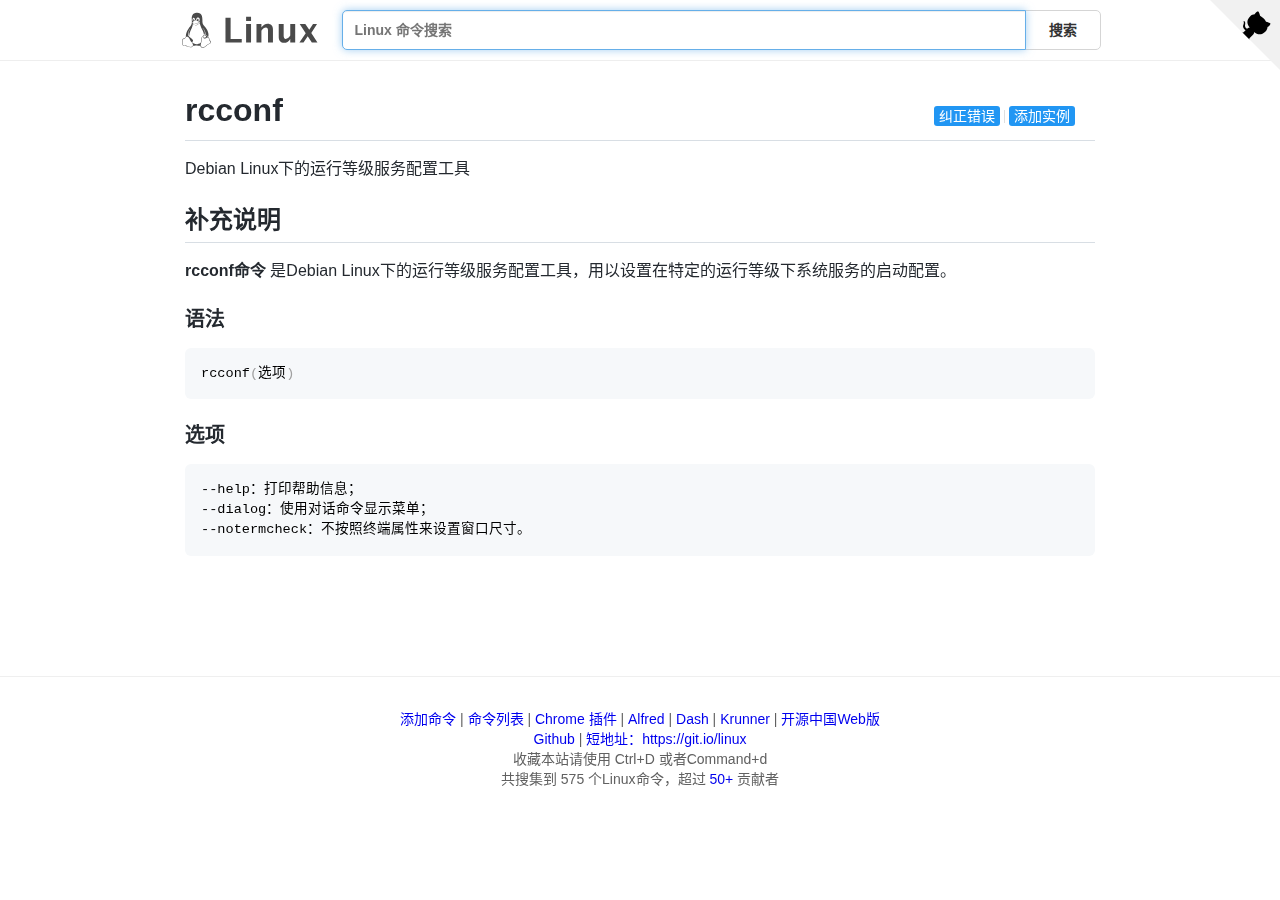
<file: rcconf.html>
<!DOCTYPE html>
<html lang="zh-CN">
<head>
    <meta charset="UTF-8">
    <meta name="renderer" content="webkit">
    <meta http-equiv="X-UA-Compatible" content="IE=edge, chrome=1">
    <meta name="viewport" content="width=device-width, initial-scale=1, maximum-scale=1, user-scalable=no"/>
    <meta name="description" content="rcconf:Debian Linux下的运行等级服务配置工具 - 最专业的Linux命令大全，内容包含Linux命令手册、详解、学习，值得收藏的Linux命令速查手册。">
    <meta name="keywords" content="Linux,Command,命令大全,Linux命令手册,rcconf,Debian Linux下的运行等级服务配置工具">
    <title>rcconf 命令，Linux rcconf 命令详解：Debian Linux下的运行等级服务配置工具 -  Linux 命令搜索引擎</title>
    <link rel="shortcut icon" href="../img/favicon.ico">
    <link rel="stylesheet" type="text/css" href="../css/index.css?v=1647058291387">
</head>
<body>
<a href="https://github.com/jaywcjlove/linux-command" target="_blank" class="github-corner">
  <svg viewBox="0 0 250 250">
      <!-- kenny wang <wowohoo@qq.com> https://github.com/jaywcjlove -->
      <title>logo</title>
      <desc>Linux Command Logo. https://github.com/jaywcjlove</desc>
      <path d="M0,0 L115,115 L130,115 L142,142 L250,250 L250,0 Z"></path>
      <path d="M128.3,109.0 C113.8,99.7 119.0,89.6 119.0,89.6 C122.0,82.7 120.5,78.6 120.5,78.6 C119.2,72.0 123.4,76.3 123.4,76.3 C127.3,80.9 125.5,87.3 125.5,87.3 C122.9,97.6 130.6,101.9 134.4,103.2" fill="currentColor" style="transform-origin: 130px 106px;" class="octo-arm"></path>
      <path d="M115.0,115.0 C114.9,115.1 118.7,116.5 119.8,115.4 L133.7,101.6 C136.9,99.2 139.9,98.4 142.2,98.6 C133.8,88.0 127.5,74.4 143.8,58.0 C148.5,53.4 154.0,51.2 159.7,51.0 C160.3,49.4 163.2,43.6 171.4,40.1 C171.4,40.1 176.1,42.5 178.8,56.2 C183.1,58.6 187.2,61.8 190.9,65.4 C194.5,69.0 197.7,73.2 200.1,77.6 C213.8,80.2 216.3,84.9 216.3,84.9 C212.7,93.1 206.9,96.0 205.4,96.6 C205.1,102.4 203.0,107.8 198.3,112.5 C181.9,128.9 168.3,122.5 157.7,114.1 C157.9,116.9 156.7,120.9 152.7,124.9 L141.0,136.5 C139.8,137.7 141.6,141.9 141.8,141.8 Z" fill="currentColor" class="octo-body"></path>
  </svg>
</a>
<div class="header header_list">
  <div class="header_inner">
      <div class="logo">
          <a href="/">
            <svg width="183px" height="48px" viewBox="0 0 183 48" version="1.1" xmlns="http://www.w3.org/2000/svg" xmlns:xlink="http://www.w3.org/1999/xlink"> <!-- kenny wang <wowohoo@qq.com> https://github.com/jaywcjlove --> <title>logo</title> <desc>Linux Command Logo. https://github.com/jaywcjlove</desc><g id="Page-1" stroke="none" stroke-width="1" fill="none" fill-rule="evenodd"> <g id="Desktop-HD" transform="translate(-576.000000, -261.000000)" fill="#4A4A4A"> <g id="logo" transform="translate(576.000000, 261.000000)"> <path d="M20.4917792,0.000336524232 C20.1886146,-0.000100520225 19.8723998,0.0124863601 19.542641,0.0387964365 C11.2083649,0.710004944 13.4186692,9.51473754 13.2949769,12.4631618 C13.1427718,14.6193207 12.7056049,16.3185233 11.2226825,18.426428 C9.48047033,20.4982285 7.02763261,23.8514609 5.86566251,27.3420607 C5.3172635,28.9894735 5.05630425,30.6686289 5.29730805,32.2578406 C5.22181299,32.325447 5.14994103,32.3962788 5.08160039,32.469239 C4.57008792,33.0153217 4.19213625,33.6769851 3.77100458,34.1224689 C3.37755968,34.5149436 2.81698897,34.6642292 2.20097918,34.8852382 C1.58472464,35.1063477 0.908127379,35.4323261 0.497432332,36.2204265 C0.497432332,36.2204265 0.497432332,36.2207368 0.49712203,36.2207368 C0.496684986,36.222048 0.495373852,36.2233591 0.494936808,36.2246702 L0.494936808,36.2246702 C0.123151829,36.919077 0.233680372,37.718746 0.347224522,38.4596325 C0.460773043,39.2004972 0.575720105,39.9005856 0.423139144,40.3755699 C-0.0645762474,41.7086473 -0.126850712,42.6307542 0.216491414,43.2996202 C0.560563403,43.9698759 1.2680029,44.2657113 2.06756262,44.432706 C3.66668644,44.7666954 5.83232039,44.6837094 7.53908826,45.5883128 L7.68579097,45.3115063 L7.54060917,45.5891344 C9.36778716,46.5444437 11.2201913,46.8837519 12.698079,46.5461831 C13.7695766,46.3014513 14.6393781,45.6634363 15.0860725,44.6816946 C16.2420201,44.6760567 17.5104717,44.1864315 19.5423657,44.0745568 C20.9208039,43.9635213 22.6427241,44.564051 24.6233484,44.4540775 C24.6751207,44.6689591 24.750052,44.8756375 24.8526175,45.0720452 C24.8539287,45.0742305 24.8548028,45.0759786 24.8556769,45.0780328 C25.6234722,46.6133699 27.0500902,47.3156173 28.570428,47.1956355 C30.0927718,47.075492 31.711331,46.1778551 33.0196848,44.6208231 L32.7798304,44.4192582 L33.0215204,44.618616 C34.2685787,43.1065034 36.3384911,42.4794975 37.7110118,41.6516741 C38.3972721,41.2377581 38.9541192,40.7194802 38.9971462,39.966706 C39.0401514,39.2142991 38.5984218,38.3711223 37.5826868,37.2436088 L37.5823765,37.2432985 C37.5820662,37.2428614 37.5815024,37.2424244 37.5810654,37.2415503 C37.2473295,36.8644028 37.0881185,36.1654026 36.91702,35.4210285 C36.7460395,34.6771089 36.5551865,33.8746254 35.9444344,33.3545687 L35.9444344,33.3545687 C35.9431233,33.3532575 35.9418121,33.3523835 35.940938,33.3515094 L35.940938,33.3515094 C35.6978714,33.1397045 35.4452772,32.9959518 35.1909042,32.8993694 C36.0400422,30.3810493 35.7068789,27.8734149 34.8497254,25.6073831 C33.7977638,22.8263338 31.9611937,20.4030752 30.5585738,18.7453569 C28.9885703,16.7650385 27.4529665,14.8848863 27.4832187,12.1079627 C27.5299825,7.86977213 27.9494053,0.0101787654 20.4914689,0 L20.4917792,0.000336524232 Z M21.5014393,6.5296802 C21.9246338,6.5296802 22.2860696,6.65372652 22.6573476,6.92320377 C23.0345213,7.1969553 23.3062494,7.53965497 23.5252523,8.01821865 C23.7401952,8.48461502 23.843613,8.94086321 23.8537568,9.48229573 C23.8537568,9.49649968 23.8537568,9.50864951 23.8576902,9.52285346 C23.8616236,10.0784681 23.7664397,10.5509481 23.5555483,11.0335676 C23.4352081,11.3089536 23.2970146,11.540089 23.1316064,11.7401941 C23.0754506,11.7132285 23.0171357,11.6873118 22.9566488,11.6624396 L22.9566488,11.6624396 C22.5373789,11.4828667 22.2157491,11.3685884 21.9476879,11.2755722 C22.044856,11.158772 22.1257661,11.0202464 22.1969169,10.8470719 C22.3043949,10.5854877 22.3571155,10.3299784 22.367255,10.025813 C22.367255,10.0136631 22.3711884,10.00348 22.3711884,9.98931975 C22.3772633,9.69732161 22.3387597,9.44789596 22.2535753,9.19239103 C22.1643483,8.92472316 22.0507955,8.73208707 21.886541,8.57188842 C21.722291,8.41168541 21.5580366,8.33869024 21.361336,8.33260221 C21.3521143,8.33216517 21.3429364,8.33216517 21.3338459,8.33216517 C21.1488275,8.33260221 20.9881699,8.39616596 20.8219532,8.53532529 C20.6475593,8.6813331 20.5177834,8.86788115 20.4103054,9.12744186 C20.3028318,9.38699819 20.2501067,9.64452664 20.239976,9.95073309 C20.2377908,9.96288293 20.2377908,9.97306607 20.2377908,9.9852159 C20.2342945,10.1535261 20.2449584,10.307711 20.2709188,10.4574381 C19.8923378,10.2687966 19.535574,10.1401875 19.2007499,10.0604924 C19.181651,9.91570835 19.1706375,9.76629596 19.1670975,9.61007442 L19.1670975,9.56750629 C19.1610225,9.01391519 19.2522643,8.53941165 19.4651836,8.05679657 C19.6781029,7.57417712 19.9417194,7.2274173 20.3128051,6.94555422 C20.6838952,6.66369114 21.0488973,6.53391079 21.4808239,6.52985938 L21.5010154,6.52985938 L21.5014393,6.5296802 Z M15.7091362,6.98827969 C15.9898804,6.98871673 16.2410892,7.0827381 16.5009296,7.29023807 C16.7828014,7.51531597 16.9957164,7.80326271 17.1741616,8.20882685 C17.3526112,8.614391 17.4479175,9.01995077 17.4742757,9.49851445 L17.4742757,9.50244785 C17.4870374,9.70344023 17.485464,9.89263677 17.469643,10.0758677 C17.4141165,10.091645 17.3597045,10.1087334 17.3064069,10.1270762 C17.0036968,10.2312719 16.7369205,10.373272 16.5044085,10.5268101 C16.5271785,10.366205 16.5305437,10.2032486 16.5131057,10.0215605 C16.5109204,10.0114211 16.5109204,10.0032921 16.5109204,9.99319633 C16.4865771,9.75189098 16.435893,9.54911109 16.3507218,9.34429895 C16.2594713,9.131384 16.1580813,8.98132478 16.0242452,8.86573527 C15.9029566,8.76098882 15.7883592,8.71289208 15.6622806,8.71384046 C15.6492567,8.71384046 15.636058,8.71427751 15.6227281,8.71558864 C15.4807804,8.72773848 15.3631674,8.79669098 15.251638,8.93255936 C15.1401086,9.068419 15.0671091,9.23672919 15.0143884,9.4597792 C14.9616634,9.68284232 14.9474682,9.90184967 14.9697706,10.1532945 C14.9697706,10.1634339 14.9719558,10.1715629 14.9719558,10.1816586 C14.9962992,10.4249963 15.0449553,10.6277718 15.1321501,10.8325883 C15.2213771,11.0434797 15.3247905,11.1935346 15.4586266,11.3091153 C15.481047,11.3284764 15.5032139,11.3458708 15.525289,11.361399 C15.3860816,11.468536 15.3196072,11.5179308 15.2055298,11.6017559 C15.1323642,11.6554425 15.0452263,11.7193646 14.94395,11.7940162 C14.7230765,11.5871106 14.5507673,11.3270648 14.4001137,10.984671 C14.2216641,10.5791112 14.1263578,10.1735471 14.0979674,9.69498342 L14.0979674,9.69105002 C14.0716136,9.21249508 14.1182463,8.8008429 14.2500545,8.37500864 C14.3818627,7.94916563 14.5582845,7.6409444 14.813785,7.38745861 C15.06929,7.13399031 15.3268184,7.00623784 15.6370763,6.99001912 C15.6613322,6.98870799 15.6853347,6.98827095 15.709123,6.98827095 L15.7091362,6.98827969 Z M18.3434478,10.3083666 C18.9959552,10.3057443 19.7811624,10.5197693 20.731756,11.1309629 C21.3156605,11.5106715 21.7700031,11.5424053 22.8162176,11.9904939 L22.8175288,11.9909309 L22.8188399,11.991368 C23.322219,12.1979021 23.6176741,12.4671083 23.7620255,12.7505841 C23.906377,13.034073 23.9099039,13.3414857 23.7890786,13.6648724 C23.5474411,14.3116676 22.7761407,14.9923468 21.6937826,15.3303395 L21.6929085,15.3307766 L21.6920344,15.3312136 C21.1642857,15.5026793 20.7040867,15.8813302 20.1615484,16.1915706 C19.6190277,16.5017979 19.00512,16.7520102 18.1703739,16.7037212 C18.1703739,16.7037168 18.1703739,16.7037212 18.1703739,16.7037212 C17.4597396,16.6622893 17.0349499,16.4210539 16.650849,16.1123607 C16.2667437,15.8036631 15.9320245,15.4158517 15.4418966,15.1280491 L15.4405854,15.1271751 L15.4392743,15.126301 C14.6497885,14.6800742 14.2187709,14.163964 14.0834969,13.7165354 C13.9482185,13.2691068 14.075193,12.8871911 14.4668766,12.5936327 C14.9072645,12.2635986 15.2131825,12.0390976 15.4169632,11.8895453 C15.6194022,11.7409983 15.703625,11.685297 15.7680935,11.623394 C15.7684038,11.622957 15.7685305,11.622957 15.7689675,11.6225199 L15.7692735,11.6220829 C16.1001729,11.3088706 16.6276463,10.738226 17.4227569,10.4645313 C17.696421,10.3703264 18.001784,10.3095466 18.3435746,10.3081961 L18.3434478,10.3083666 Z M22.9062619,13.0069369 C22.6246829,13.0237631 22.3297828,13.1687002 21.9864013,13.3604054 C21.6430199,13.5521105 21.256878,13.7973406 20.8384079,14.0388338 C20.0014721,14.5218204 19.038047,14.9837283 18.0805918,14.9837283 C17.1216551,14.9837283 16.3555118,14.5408493 15.7808726,14.0854752 C15.4935509,13.8577838 15.2564149,13.6284404 15.0669561,13.4510265 C14.9722311,13.3623109 14.8900799,13.2867065 14.8134179,13.2276487 C14.7367734,13.1685909 14.6743853,13.1100357 14.5461303,13.1100357 L14.5400116,13.3795435 C14.5308337,13.4697233 14.5213935,13.4669437 14.5251084,13.4693999 C14.5310959,13.4733333 14.5608587,13.4835601 14.5955731,13.5103509 C14.6519344,13.5537495 14.7301609,13.6245375 14.8230067,13.7114832 C15.0086981,13.8853788 15.2554403,14.124464 15.5592255,14.3652012 C16.166796,14.8466668 17.0117515,15.3406363 18.0806093,15.3406363 C19.1509618,15.3406363 20.1636375,14.8403471 21.016875,14.3479598 C21.4434872,14.1017639 21.8309534,13.8560094 22.1604324,13.6720705 C22.4898897,13.4881185 22.7670895,13.3727781 22.9275766,13.3632068 L22.9062925,13.00695 L22.9062619,13.0069369 Z M23.8576858,14.2878093 C24.5685911,17.0901733 26.2220701,21.1378562 27.2848005,23.113201 C27.8496849,24.1612205 28.9735097,26.3878921 29.4590574,29.0706371 C29.7667148,29.0611969 30.1054855,29.1059065 30.4682673,29.1987042 C31.7377591,25.907589 29.3917525,22.3626165 28.3189832,21.375368 C27.8858722,20.9551061 27.8650557,20.7668098 28.0797669,20.7757081 C29.2436775,21.8049915 30.7716374,23.8752142 31.3275492,26.211938 C31.581035,27.2774436 31.6350799,28.3975886 31.3630809,29.5030663 C31.4961478,29.5583437 31.6312951,29.6184504 31.7682604,29.683286 C33.806037,30.6755779 34.5596721,31.5384567 34.1973186,32.716121 C34.0779748,32.7117506 33.960576,32.7126247 33.8460659,32.7152469 C33.8354021,32.7155572 33.8247819,32.715684 33.814118,32.716121 C34.1092104,31.7826203 33.4554837,31.0941179 31.7135031,30.305952 C29.9067264,29.5110511 28.4669839,29.5901387 28.2236507,31.2022427 C28.2080919,31.2867016 28.1955487,31.3727644 28.1860212,31.460029 C28.05104,31.506902 27.9153158,31.5667509 27.7792552,31.6412014 C26.9308557,32.1054213 26.4677896,32.9477371 26.2102393,33.9808403 C25.9529032,35.0131131 25.8791213,36.2610673 25.8081016,37.6639101 L25.8081016,37.6647842 C25.7647031,38.3701826 25.4746935,39.3242507 25.1805582,40.3347805 C22.2207839,42.446033 18.1128938,43.3607409 14.6251435,40.9805006 C14.3887768,40.6065916 14.1176344,40.2361221 13.8385378,39.8707355 C13.6603154,39.6373843 13.4772332,39.4054841 13.2952172,39.1768225 C13.6532528,39.1768225 13.9575843,39.1184771 14.2035442,39.0069433 C14.5094142,38.8682516 14.724322,38.6454901 14.8306462,38.3594969 C15.0432858,37.7875325 14.8297721,36.9806654 14.1489836,36.0592664 C13.4682956,35.137933 12.3154554,34.0981212 10.6214273,33.0592009 C10.6214273,33.0592009 10.621117,33.0592009 10.621117,33.0588906 C9.37658486,32.2846183 8.68057408,31.3355981 8.3547924,30.3051959 C8.02898013,29.2747018 8.07466439,28.1604089 8.32577265,27.0602631 C8.80774091,24.9485692 10.0461107,22.8947793 10.8362565,21.605909 C11.0489879,21.4493815 10.9122629,21.8964561 10.0363515,23.5230089 C9.25134103,25.0101357 7.78376323,28.4420972 9.79314068,31.1210705 C9.84684033,29.2145776 10.3021401,27.2701931 11.0664741,25.45145 C12.1797968,22.9278068 14.5084483,18.5514927 14.6933968,15.0635108 C14.7887555,15.1327561 15.1164383,15.3538525 15.2624505,15.4368866 C15.2627608,15.4373237 15.2628875,15.4373237 15.2633246,15.4373237 C15.6905181,15.6888908 16.0113611,16.0566244 16.426903,16.3905832 C16.8432709,16.7252019 17.3634237,17.0142238 18.149269,17.0600129 L18.149269,17.0600129 C19.066516,17.113092 19.7655905,16.8289912 20.3383504,16.5014745 C20.9102449,16.1744603 21.3671137,15.8125482 21.7999582,15.6712779 C21.8003952,15.6708409 21.8012693,15.6708409 21.8017063,15.6708409 C22.7163355,15.3848215 23.44356,14.8785842 23.857393,14.2881327 L23.8576858,14.2878093 Z M29.6669682,30.3312962 C30.0374289,30.329548 30.4861993,30.4530917 30.9774372,30.6728508 C32.2995623,31.2832227 32.713238,31.8063999 32.3522873,32.5749338 C32.0481219,33.1548918 30.7462669,34.0775407 29.8540319,33.8342075 C28.9435503,33.5989814 28.4994564,32.2869871 28.6474877,31.2953987 C28.7267763,30.6220356 29.1076387,30.3339097 29.6669682,30.3312962 L29.6669682,30.3312962 Z M28.1710786,32.1433306 C28.2458176,33.3559191 28.8457529,34.5926195 29.9067526,34.8602742 C31.0678224,35.1661922 32.7418469,34.16998 33.4486352,33.3574182 C33.5895689,33.3517803 33.7273516,33.3448313 33.8611658,33.3416409 C34.4811527,33.3266503 35.001157,33.3620509 35.5324588,33.8267253 L35.534207,33.8284735 L35.5359552,33.8302216 C35.9442465,34.1761336 36.1383204,34.8298385 36.3066481,35.5621545 C36.4749627,36.294475 36.6095636,37.0920505 37.11435,37.6602345 L37.115224,37.6611086 L37.1156611,37.6619827 C38.0861227,38.7388952 38.3980544,39.4668146 38.3715083,39.931406 C38.344936,40.3960279 38.008556,40.7409347 37.3873891,41.1155867 C36.1455928,41.864576 33.9453056,42.5158727 32.5399192,44.2181871 C31.3196037,45.6704378 29.8315635,46.4680352 28.5210638,46.5714617 C27.2105642,46.6748883 26.0799127,46.1309646 25.4133237,44.793071 L25.4115756,44.7900117 L25.4098274,44.7869524 C24.9962959,44.0002986 25.1685614,42.758852 25.5169207,41.4493706 C25.8652845,40.1398937 26.3657922,38.7953264 26.4327911,37.7024923 L26.4327911,37.7007442 L26.4327911,37.698996 C26.5036666,36.2987755 26.5820418,35.0759688 26.8172504,34.1324728 C27.0524633,33.1889769 27.4228236,32.5499829 28.0790545,32.1909116 C28.109604,32.1742165 28.139948,32.1584392 28.1701128,32.1435097 L28.1710786,32.1433306 Z M6.86074718,32.2348346 C6.95869322,32.2351449 7.06234705,32.2434006 7.17277507,32.2601394 C7.91559769,32.3726653 8.5633675,32.8920358 9.18746261,33.7385341 C9.8115621,34.5850455 10.3922762,35.7405823 10.9892352,37.0223812 L10.9901093,37.0241294 L10.9905463,37.0258776 C11.4702594,38.0271115 12.4825418,39.128044 13.3403902,40.2511564 C14.1982341,41.3742689 14.8621527,42.5016163 14.7756966,43.3644732 L14.7753863,43.3684066 L14.775076,43.37234 C14.6632363,44.843978 13.8330966,45.6451198 12.5587449,45.9361914 C11.2847734,46.2271625 9.55771794,45.9379396 7.83269472,45.035587 L7.83094655,45.035587 C5.9224477,44.0247687 3.65205856,44.1251622 2.19566909,43.8209924 C1.46727769,43.6688572 0.99200058,43.44013 0.773862951,43.0151698 C0.55571221,42.5902315 0.550839164,41.8488511 1.01440785,40.5847437 L1.01659307,40.5791059 L1.01834125,40.573468 C1.24759292,39.8663213 1.07793226,39.0925822 0.96663015,38.3663367 C0.855328038,37.6400911 0.800894151,36.9795116 1.04888192,36.5190765 L1.05019305,36.5168913 L1.05150418,36.514706 C1.36900824,35.9026821 1.83472718,35.683902 2.41273159,35.4765375 C2.990736,35.2691556 3.67612223,35.1062953 4.21734934,34.5638925 L4.21997161,34.5612703 L4.22259387,34.558648 C4.72293985,34.0308163 5.09877623,33.3691834 5.53863963,32.8995879 C5.90977341,32.5033678 6.28118253,32.2407652 6.84099715,32.2368755 L6.86053303,32.2368755 L6.86074718,32.2348346 Z" id="path4004"></path> <path d="M58.5014648,40 L58.5014648,6.7578125 L65.4194336,6.7578125 L65.4194336,35.2832031 L80.4008789,35.2832031 L80.4008789,40 L58.5014648,40 L58.5014648,40 L58.5014648,40 Z M86.2524414,40 L86.2524414,15.3378906 L92.9008789,15.3378906 L92.9008789,40 L86.2524414,40 L86.2524414,40 L86.2524414,40 Z M86.2524414,11.1826172 L86.2524414,5.63476562 L92.9008789,5.63476562 L92.9008789,11.1826172 L86.2524414,11.1826172 L86.2524414,11.1826172 L86.2524414,11.1826172 Z M100.211426,40 L100.211426,15.3378906 L106.859863,15.3378906 L106.859863,19.9873047 C109.031098,16.513329 111.8312,14.7763672 115.260254,14.7763672 C117.461437,14.7763672 119.198399,15.4726493 120.471191,16.8652344 C121.743984,18.2578195 122.380371,20.1594932 122.380371,22.5703125 L122.380371,40 L115.731934,40 L115.731934,24.2099609 C115.731934,21.4098167 114.803557,20.0097656 112.946777,20.0097656 C110.835439,20.0097656 108.806488,21.4996596 106.859863,24.4794922 L106.859863,40 L100.211426,40 L100.211426,40 L100.211426,40 Z M145.672363,40 L145.672363,35.3505859 C143.516102,38.8245616 140.716,40.5615234 137.271973,40.5615234 C135.07079,40.5615234 133.333828,39.8652413 132.061035,38.4726562 C130.788242,37.0800712 130.151855,35.1783975 130.151855,32.7675781 L130.151855,15.3378906 L136.800293,15.3378906 L136.800293,31.1279297 C136.800293,33.9280739 137.736156,35.328125 139.60791,35.328125 C141.704275,35.328125 143.725739,33.838231 145.672363,30.8583984 L145.672363,15.3378906 L152.320801,15.3378906 L152.320801,40 L145.672363,40 L145.672363,40 L145.672363,40 Z M158.003418,40 L166.471191,27.6240234 L158.362793,15.3378906 L165.932129,15.3378906 L171.23291,23.1542969 L176.309082,15.3378906 L181.699707,15.3378906 L173.973145,27.4443359 L182.26123,40 L174.691895,40 L169.166504,31.8466797 L163.506348,40 L158.003418,40 L158.003418,40 L158.003418,40 Z" id="Linux"></path> </g> </g> </g> </svg> 
          </a>
      </div>
      <div class="search">
          <ul class="search-list" id="result">
            <!-- <li><a href="#"><strong>find</strong> - 指定目录下查找文件。</a></li> -->
          </ul>
          <input type="text" class="query" id="query" autocomplete="off" autofocus="autofocus" placeholder="Linux 命令搜索"/>
          <div class="enter-input">
              <input type="hidden" id="current_path" value="/c/rcconf.html">
              <button id="search_btn">搜索</button>
          </div>
      </div>
  </div>
</div>
<script type="text/javascript" src="../js/copy-to-clipboard.js"></script>

<div class="markdown-body">

<span class="edit_btn">
<a target="_blank" href="https://github.com/jaywcjlove/linux-command/edit/master/command/rcconf.md">纠正错误</a> 
<span class="split"></span>
<a target="_blank" href="https://github.com/jaywcjlove/linux-command/edit/master/command/rcconf.md">添加实例</a>
</span>



<div class="markdown-body">
  <h1 id="rcconf"><a class="anchor" aria-hidden="true" tabindex="-1" href="#rcconf"><span class="octicon octicon-link"></span></a>rcconf</h1>
  <p>Debian Linux下的运行等级服务配置工具</p>
  <h2 id="补充说明"><a class="anchor" aria-hidden="true" tabindex="-1" href="#补充说明"><span class="octicon octicon-link"></span></a>补充说明</h2>
  <p><strong>rcconf命令</strong> 是Debian Linux下的运行等级服务配置工具，用以设置在特定的运行等级下系统服务的启动配置。</p>
  <h3 id="语法"><a class="anchor" aria-hidden="true" tabindex="-1" href="#语法"><span class="octicon octicon-link"></span></a>语法</h3>
  <pre class="language-shell"><code class="language-shell">rcconf<span class="token punctuation">(</span>选项<span class="token punctuation">)</span>
</code><div onclick="copied(this)" data-code="rcconf(选项)
" class="copied"><svg class="octicon-copy" aria-hidden="true" viewBox="0 0 16 16" fill="currentColor" height="12" width="12"><path fill-rule="evenodd" d="M0 6.75C0 5.784.784 5 1.75 5h1.5a.75.75 0 010 1.5h-1.5a.25.25 0 00-.25.25v7.5c0 .138.112.25.25.25h7.5a.25.25 0 00.25-.25v-1.5a.75.75 0 011.5 0v1.5A1.75 1.75 0 019.25 16h-7.5A1.75 1.75 0 010 14.25v-7.5z"></path><path fill-rule="evenodd" d="M5 1.75C5 .784 5.784 0 6.75 0h7.5C15.216 0 16 .784 16 1.75v7.5A1.75 1.75 0 0114.25 11h-7.5A1.75 1.75 0 015 9.25v-7.5zm1.75-.25a.25.25 0 00-.25.25v7.5c0 .138.112.25.25.25h7.5a.25.25 0 00.25-.25v-7.5a.25.25 0 00-.25-.25h-7.5z"></path></svg><svg class="octicon-check" aria-hidden="true" viewBox="0 0 16 16" fill="currentColor" height="12" width="12"><path fill-rule="evenodd" d="M13.78 4.22a.75.75 0 010 1.06l-7.25 7.25a.75.75 0 01-1.06 0L2.22 9.28a.75.75 0 011.06-1.06L6 10.94l6.72-6.72a.75.75 0 011.06 0z"></path></svg></div></pre>
  <h3 id="选项"><a class="anchor" aria-hidden="true" tabindex="-1" href="#选项"><span class="octicon octicon-link"></span></a>选项</h3>
  <pre class="language-shell"><code class="language-shell">--help：打印帮助信息；
--dialog：使用对话命令显示菜单；
--notermcheck：不按照终端属性来设置窗口尺寸。
</code><div onclick="copied(this)" data-code="--help：打印帮助信息；
--dialog：使用对话命令显示菜单；
--notermcheck：不按照终端属性来设置窗口尺寸。
" class="copied"><svg class="octicon-copy" aria-hidden="true" viewBox="0 0 16 16" fill="currentColor" height="12" width="12"><path fill-rule="evenodd" d="M0 6.75C0 5.784.784 5 1.75 5h1.5a.75.75 0 010 1.5h-1.5a.25.25 0 00-.25.25v7.5c0 .138.112.25.25.25h7.5a.25.25 0 00.25-.25v-1.5a.75.75 0 011.5 0v1.5A1.75 1.75 0 019.25 16h-7.5A1.75 1.75 0 010 14.25v-7.5z"></path><path fill-rule="evenodd" d="M5 1.75C5 .784 5.784 0 6.75 0h7.5C15.216 0 16 .784 16 1.75v7.5A1.75 1.75 0 0114.25 11h-7.5A1.75 1.75 0 015 9.25v-7.5zm1.75-.25a.25.25 0 00-.25.25v7.5c0 .138.112.25.25.25h7.5a.25.25 0 00.25-.25v-7.5a.25.25 0 00-.25-.25h-7.5z"></path></svg><svg class="octicon-check" aria-hidden="true" viewBox="0 0 16 16" fill="currentColor" height="12" width="12"><path fill-rule="evenodd" d="M13.78 4.22a.75.75 0 010 1.06l-7.25 7.25a.75.75 0 01-1.06 0L2.22 9.28a.75.75 0 011.06-1.06L6 10.94l6.72-6.72a.75.75 0 011.06 0z"></path></svg></div></pre>
</div>


</div>
<!-- Linux命令行搜索引擎：https://jaywcjlove.github.io/linux-command/ -->
<div class="footer ">
  <a target="_blank" href="https://github.com/jaywcjlove/linux-command/new/master/command">添加命令</a> |
  <a href="../hot.html">命令列表</a> |
  <a href="https://github.com/jaywcjlove/oscnews">Chrome 插件</a> |
  <a href="https://github.com/jaywcjlove/linux-command/releases">Alfred</a> |
  <a href="https://jaywcjlove.github.io/linux-command/linux-command.docset.zip">Dash</a> |
  <a href="https://github.com/roachsinai/krunner-linuxcommands">Krunner</a> |
  <a href="http://jaywcjlove.gitee.io/linux-command/">开源中国Web版</a>
  <br />
  <a href="https://github.com/jaywcjlove/linux-command">Github</a> |
  <a href="https://jaywcjlove.github.io/linux-command/">短地址：https://git.io/linux</a>
  <br />
  收藏本站请使用 Ctrl+D 或者Command+d
  <br /> 共搜集到
  <span id="commands_info">
    575
  </span> 个Linux命令，超过 <a href="../contributors.html">50+</a> 贡献者
</div>
<script type="text/javascript" src="../js/dt.js?v=1647058291388"></script>
<script type="text/javascript" src="../js/index.js?v=1647058291388"></script>
</body>
</html>
</file>
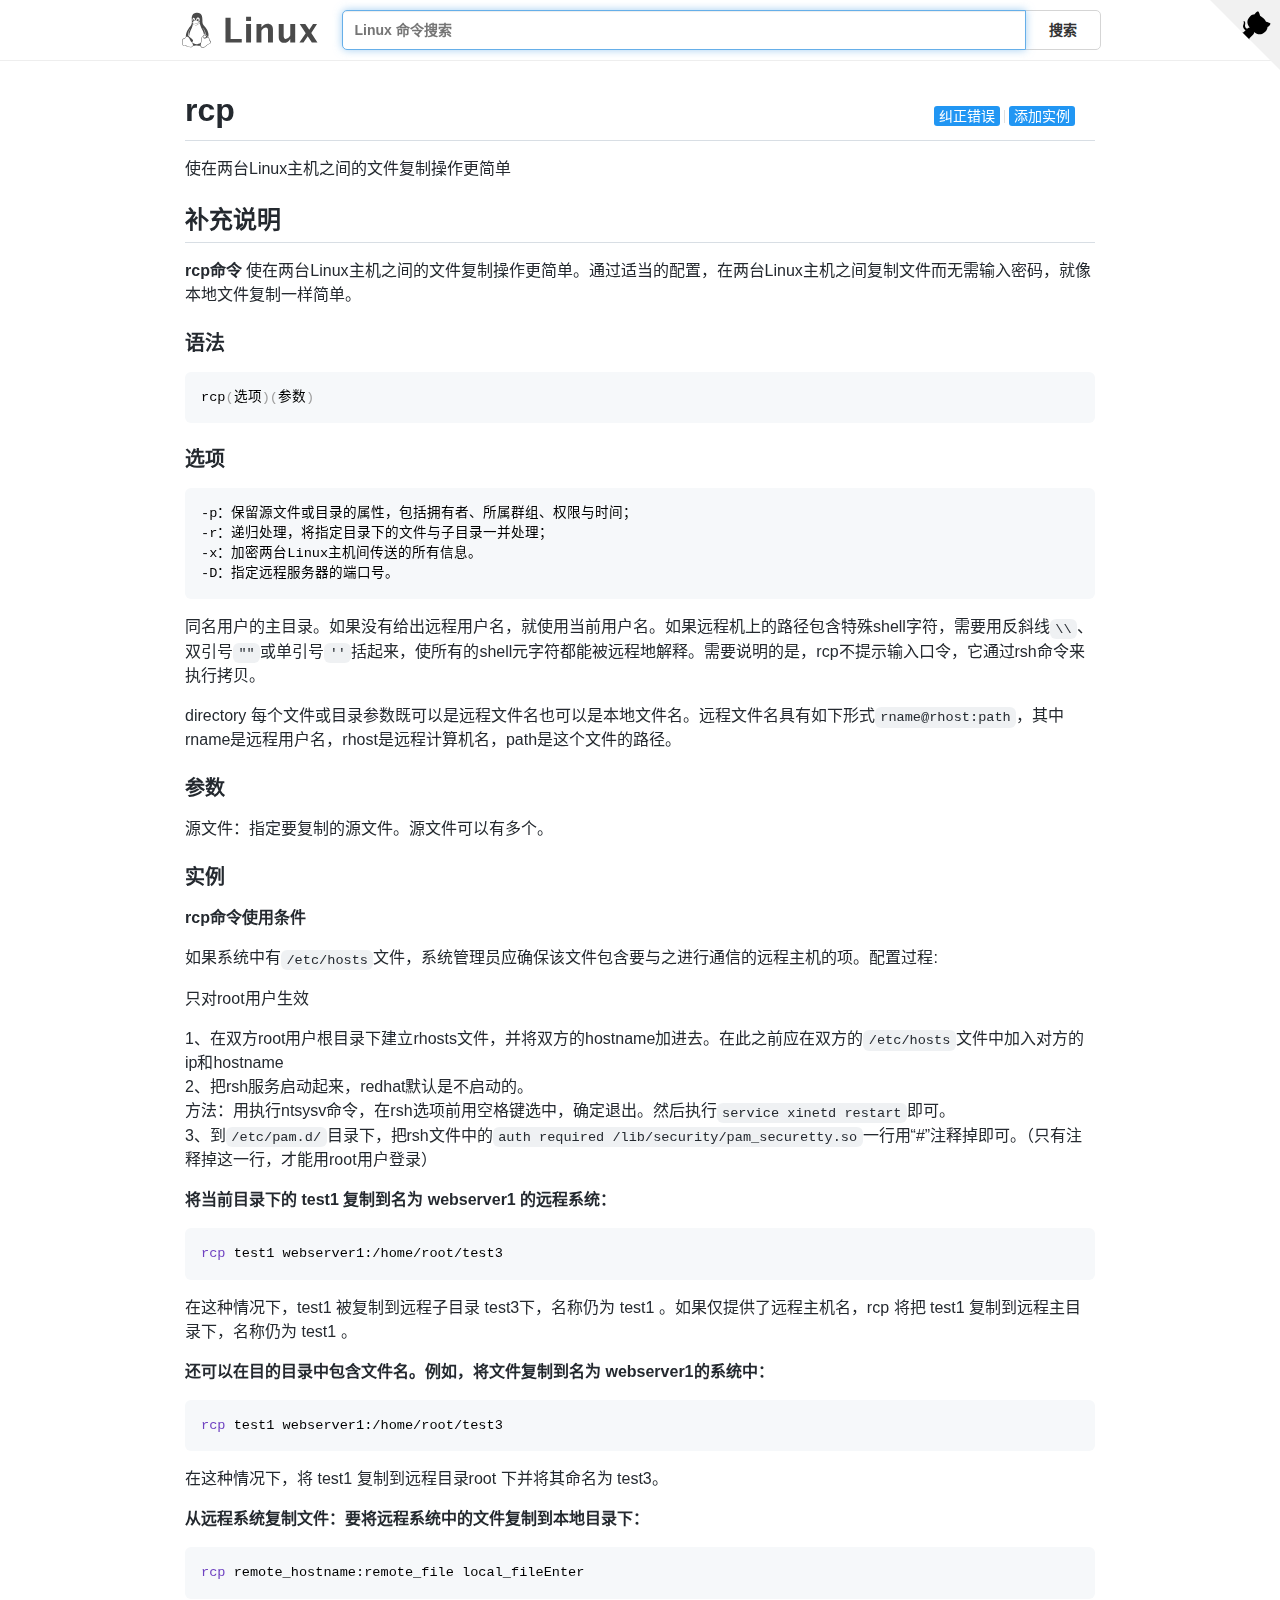
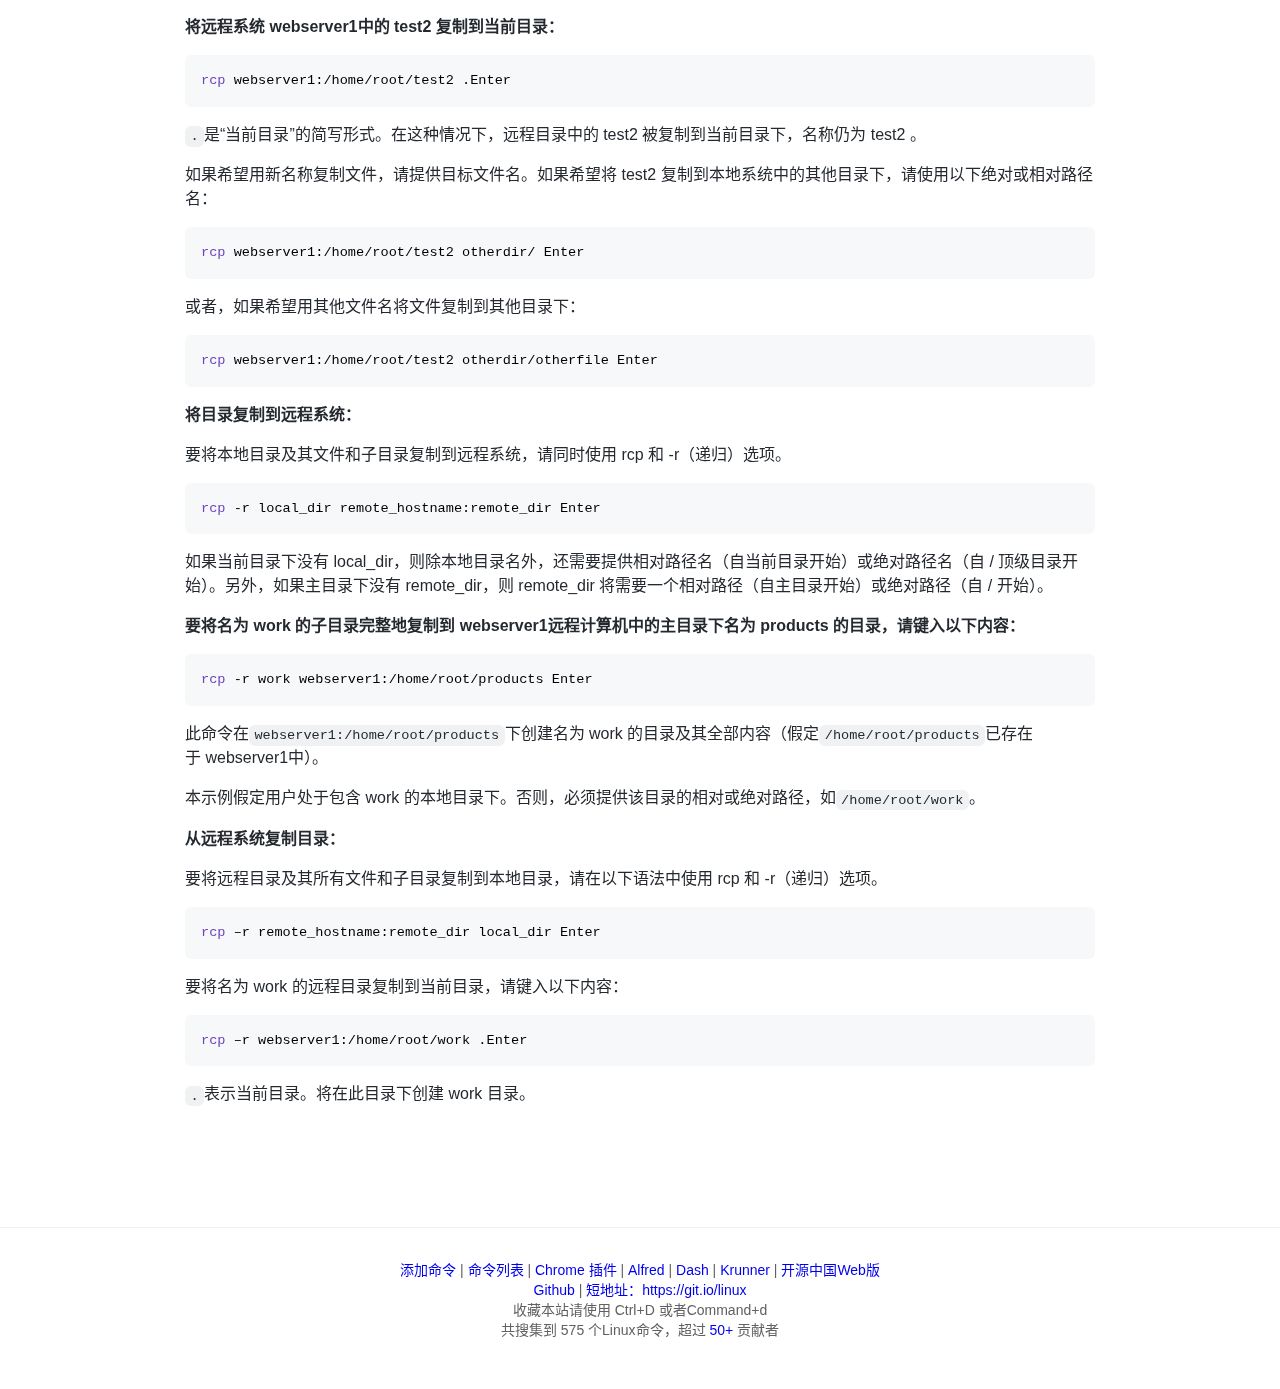
<file: rcp.html>
<!DOCTYPE html>
<html lang="zh-CN">
<head>
    <meta charset="UTF-8">
    <meta name="renderer" content="webkit">
    <meta http-equiv="X-UA-Compatible" content="IE=edge, chrome=1">
    <meta name="viewport" content="width=device-width, initial-scale=1, maximum-scale=1, user-scalable=no"/>
    <meta name="description" content="rcp:使在两台Linux主机之间的文件复制操作更简单 - 最专业的Linux命令大全，内容包含Linux命令手册、详解、学习，值得收藏的Linux命令速查手册。">
    <meta name="keywords" content="Linux,Command,命令大全,Linux命令手册,rcp,使在两台Linux主机之间的文件复制操作更简单">
    <title>rcp 命令，Linux rcp 命令详解：使在两台Linux主机之间的文件复制操作更简单 -  Linux 命令搜索引擎</title>
    <link rel="shortcut icon" href="../img/favicon.ico">
    <link rel="stylesheet" type="text/css" href="../css/index.css?v=1647058291404">
</head>
<body>
<a href="https://github.com/jaywcjlove/linux-command" target="_blank" class="github-corner">
  <svg viewBox="0 0 250 250">
      <!-- kenny wang <wowohoo@qq.com> https://github.com/jaywcjlove -->
      <title>logo</title>
      <desc>Linux Command Logo. https://github.com/jaywcjlove</desc>
      <path d="M0,0 L115,115 L130,115 L142,142 L250,250 L250,0 Z"></path>
      <path d="M128.3,109.0 C113.8,99.7 119.0,89.6 119.0,89.6 C122.0,82.7 120.5,78.6 120.5,78.6 C119.2,72.0 123.4,76.3 123.4,76.3 C127.3,80.9 125.5,87.3 125.5,87.3 C122.9,97.6 130.6,101.9 134.4,103.2" fill="currentColor" style="transform-origin: 130px 106px;" class="octo-arm"></path>
      <path d="M115.0,115.0 C114.9,115.1 118.7,116.5 119.8,115.4 L133.7,101.6 C136.9,99.2 139.9,98.4 142.2,98.6 C133.8,88.0 127.5,74.4 143.8,58.0 C148.5,53.4 154.0,51.2 159.7,51.0 C160.3,49.4 163.2,43.6 171.4,40.1 C171.4,40.1 176.1,42.5 178.8,56.2 C183.1,58.6 187.2,61.8 190.9,65.4 C194.5,69.0 197.7,73.2 200.1,77.6 C213.8,80.2 216.3,84.9 216.3,84.9 C212.7,93.1 206.9,96.0 205.4,96.6 C205.1,102.4 203.0,107.8 198.3,112.5 C181.9,128.9 168.3,122.5 157.7,114.1 C157.9,116.9 156.7,120.9 152.7,124.9 L141.0,136.5 C139.8,137.7 141.6,141.9 141.8,141.8 Z" fill="currentColor" class="octo-body"></path>
  </svg>
</a>
<div class="header header_list">
  <div class="header_inner">
      <div class="logo">
          <a href="/">
            <svg width="183px" height="48px" viewBox="0 0 183 48" version="1.1" xmlns="http://www.w3.org/2000/svg" xmlns:xlink="http://www.w3.org/1999/xlink"> <!-- kenny wang <wowohoo@qq.com> https://github.com/jaywcjlove --> <title>logo</title> <desc>Linux Command Logo. https://github.com/jaywcjlove</desc><g id="Page-1" stroke="none" stroke-width="1" fill="none" fill-rule="evenodd"> <g id="Desktop-HD" transform="translate(-576.000000, -261.000000)" fill="#4A4A4A"> <g id="logo" transform="translate(576.000000, 261.000000)"> <path d="M20.4917792,0.000336524232 C20.1886146,-0.000100520225 19.8723998,0.0124863601 19.542641,0.0387964365 C11.2083649,0.710004944 13.4186692,9.51473754 13.2949769,12.4631618 C13.1427718,14.6193207 12.7056049,16.3185233 11.2226825,18.426428 C9.48047033,20.4982285 7.02763261,23.8514609 5.86566251,27.3420607 C5.3172635,28.9894735 5.05630425,30.6686289 5.29730805,32.2578406 C5.22181299,32.325447 5.14994103,32.3962788 5.08160039,32.469239 C4.57008792,33.0153217 4.19213625,33.6769851 3.77100458,34.1224689 C3.37755968,34.5149436 2.81698897,34.6642292 2.20097918,34.8852382 C1.58472464,35.1063477 0.908127379,35.4323261 0.497432332,36.2204265 C0.497432332,36.2204265 0.497432332,36.2207368 0.49712203,36.2207368 C0.496684986,36.222048 0.495373852,36.2233591 0.494936808,36.2246702 L0.494936808,36.2246702 C0.123151829,36.919077 0.233680372,37.718746 0.347224522,38.4596325 C0.460773043,39.2004972 0.575720105,39.9005856 0.423139144,40.3755699 C-0.0645762474,41.7086473 -0.126850712,42.6307542 0.216491414,43.2996202 C0.560563403,43.9698759 1.2680029,44.2657113 2.06756262,44.432706 C3.66668644,44.7666954 5.83232039,44.6837094 7.53908826,45.5883128 L7.68579097,45.3115063 L7.54060917,45.5891344 C9.36778716,46.5444437 11.2201913,46.8837519 12.698079,46.5461831 C13.7695766,46.3014513 14.6393781,45.6634363 15.0860725,44.6816946 C16.2420201,44.6760567 17.5104717,44.1864315 19.5423657,44.0745568 C20.9208039,43.9635213 22.6427241,44.564051 24.6233484,44.4540775 C24.6751207,44.6689591 24.750052,44.8756375 24.8526175,45.0720452 C24.8539287,45.0742305 24.8548028,45.0759786 24.8556769,45.0780328 C25.6234722,46.6133699 27.0500902,47.3156173 28.570428,47.1956355 C30.0927718,47.075492 31.711331,46.1778551 33.0196848,44.6208231 L32.7798304,44.4192582 L33.0215204,44.618616 C34.2685787,43.1065034 36.3384911,42.4794975 37.7110118,41.6516741 C38.3972721,41.2377581 38.9541192,40.7194802 38.9971462,39.966706 C39.0401514,39.2142991 38.5984218,38.3711223 37.5826868,37.2436088 L37.5823765,37.2432985 C37.5820662,37.2428614 37.5815024,37.2424244 37.5810654,37.2415503 C37.2473295,36.8644028 37.0881185,36.1654026 36.91702,35.4210285 C36.7460395,34.6771089 36.5551865,33.8746254 35.9444344,33.3545687 L35.9444344,33.3545687 C35.9431233,33.3532575 35.9418121,33.3523835 35.940938,33.3515094 L35.940938,33.3515094 C35.6978714,33.1397045 35.4452772,32.9959518 35.1909042,32.8993694 C36.0400422,30.3810493 35.7068789,27.8734149 34.8497254,25.6073831 C33.7977638,22.8263338 31.9611937,20.4030752 30.5585738,18.7453569 C28.9885703,16.7650385 27.4529665,14.8848863 27.4832187,12.1079627 C27.5299825,7.86977213 27.9494053,0.0101787654 20.4914689,0 L20.4917792,0.000336524232 Z M21.5014393,6.5296802 C21.9246338,6.5296802 22.2860696,6.65372652 22.6573476,6.92320377 C23.0345213,7.1969553 23.3062494,7.53965497 23.5252523,8.01821865 C23.7401952,8.48461502 23.843613,8.94086321 23.8537568,9.48229573 C23.8537568,9.49649968 23.8537568,9.50864951 23.8576902,9.52285346 C23.8616236,10.0784681 23.7664397,10.5509481 23.5555483,11.0335676 C23.4352081,11.3089536 23.2970146,11.540089 23.1316064,11.7401941 C23.0754506,11.7132285 23.0171357,11.6873118 22.9566488,11.6624396 L22.9566488,11.6624396 C22.5373789,11.4828667 22.2157491,11.3685884 21.9476879,11.2755722 C22.044856,11.158772 22.1257661,11.0202464 22.1969169,10.8470719 C22.3043949,10.5854877 22.3571155,10.3299784 22.367255,10.025813 C22.367255,10.0136631 22.3711884,10.00348 22.3711884,9.98931975 C22.3772633,9.69732161 22.3387597,9.44789596 22.2535753,9.19239103 C22.1643483,8.92472316 22.0507955,8.73208707 21.886541,8.57188842 C21.722291,8.41168541 21.5580366,8.33869024 21.361336,8.33260221 C21.3521143,8.33216517 21.3429364,8.33216517 21.3338459,8.33216517 C21.1488275,8.33260221 20.9881699,8.39616596 20.8219532,8.53532529 C20.6475593,8.6813331 20.5177834,8.86788115 20.4103054,9.12744186 C20.3028318,9.38699819 20.2501067,9.64452664 20.239976,9.95073309 C20.2377908,9.96288293 20.2377908,9.97306607 20.2377908,9.9852159 C20.2342945,10.1535261 20.2449584,10.307711 20.2709188,10.4574381 C19.8923378,10.2687966 19.535574,10.1401875 19.2007499,10.0604924 C19.181651,9.91570835 19.1706375,9.76629596 19.1670975,9.61007442 L19.1670975,9.56750629 C19.1610225,9.01391519 19.2522643,8.53941165 19.4651836,8.05679657 C19.6781029,7.57417712 19.9417194,7.2274173 20.3128051,6.94555422 C20.6838952,6.66369114 21.0488973,6.53391079 21.4808239,6.52985938 L21.5010154,6.52985938 L21.5014393,6.5296802 Z M15.7091362,6.98827969 C15.9898804,6.98871673 16.2410892,7.0827381 16.5009296,7.29023807 C16.7828014,7.51531597 16.9957164,7.80326271 17.1741616,8.20882685 C17.3526112,8.614391 17.4479175,9.01995077 17.4742757,9.49851445 L17.4742757,9.50244785 C17.4870374,9.70344023 17.485464,9.89263677 17.469643,10.0758677 C17.4141165,10.091645 17.3597045,10.1087334 17.3064069,10.1270762 C17.0036968,10.2312719 16.7369205,10.373272 16.5044085,10.5268101 C16.5271785,10.366205 16.5305437,10.2032486 16.5131057,10.0215605 C16.5109204,10.0114211 16.5109204,10.0032921 16.5109204,9.99319633 C16.4865771,9.75189098 16.435893,9.54911109 16.3507218,9.34429895 C16.2594713,9.131384 16.1580813,8.98132478 16.0242452,8.86573527 C15.9029566,8.76098882 15.7883592,8.71289208 15.6622806,8.71384046 C15.6492567,8.71384046 15.636058,8.71427751 15.6227281,8.71558864 C15.4807804,8.72773848 15.3631674,8.79669098 15.251638,8.93255936 C15.1401086,9.068419 15.0671091,9.23672919 15.0143884,9.4597792 C14.9616634,9.68284232 14.9474682,9.90184967 14.9697706,10.1532945 C14.9697706,10.1634339 14.9719558,10.1715629 14.9719558,10.1816586 C14.9962992,10.4249963 15.0449553,10.6277718 15.1321501,10.8325883 C15.2213771,11.0434797 15.3247905,11.1935346 15.4586266,11.3091153 C15.481047,11.3284764 15.5032139,11.3458708 15.525289,11.361399 C15.3860816,11.468536 15.3196072,11.5179308 15.2055298,11.6017559 C15.1323642,11.6554425 15.0452263,11.7193646 14.94395,11.7940162 C14.7230765,11.5871106 14.5507673,11.3270648 14.4001137,10.984671 C14.2216641,10.5791112 14.1263578,10.1735471 14.0979674,9.69498342 L14.0979674,9.69105002 C14.0716136,9.21249508 14.1182463,8.8008429 14.2500545,8.37500864 C14.3818627,7.94916563 14.5582845,7.6409444 14.813785,7.38745861 C15.06929,7.13399031 15.3268184,7.00623784 15.6370763,6.99001912 C15.6613322,6.98870799 15.6853347,6.98827095 15.709123,6.98827095 L15.7091362,6.98827969 Z M18.3434478,10.3083666 C18.9959552,10.3057443 19.7811624,10.5197693 20.731756,11.1309629 C21.3156605,11.5106715 21.7700031,11.5424053 22.8162176,11.9904939 L22.8175288,11.9909309 L22.8188399,11.991368 C23.322219,12.1979021 23.6176741,12.4671083 23.7620255,12.7505841 C23.906377,13.034073 23.9099039,13.3414857 23.7890786,13.6648724 C23.5474411,14.3116676 22.7761407,14.9923468 21.6937826,15.3303395 L21.6929085,15.3307766 L21.6920344,15.3312136 C21.1642857,15.5026793 20.7040867,15.8813302 20.1615484,16.1915706 C19.6190277,16.5017979 19.00512,16.7520102 18.1703739,16.7037212 C18.1703739,16.7037168 18.1703739,16.7037212 18.1703739,16.7037212 C17.4597396,16.6622893 17.0349499,16.4210539 16.650849,16.1123607 C16.2667437,15.8036631 15.9320245,15.4158517 15.4418966,15.1280491 L15.4405854,15.1271751 L15.4392743,15.126301 C14.6497885,14.6800742 14.2187709,14.163964 14.0834969,13.7165354 C13.9482185,13.2691068 14.075193,12.8871911 14.4668766,12.5936327 C14.9072645,12.2635986 15.2131825,12.0390976 15.4169632,11.8895453 C15.6194022,11.7409983 15.703625,11.685297 15.7680935,11.623394 C15.7684038,11.622957 15.7685305,11.622957 15.7689675,11.6225199 L15.7692735,11.6220829 C16.1001729,11.3088706 16.6276463,10.738226 17.4227569,10.4645313 C17.696421,10.3703264 18.001784,10.3095466 18.3435746,10.3081961 L18.3434478,10.3083666 Z M22.9062619,13.0069369 C22.6246829,13.0237631 22.3297828,13.1687002 21.9864013,13.3604054 C21.6430199,13.5521105 21.256878,13.7973406 20.8384079,14.0388338 C20.0014721,14.5218204 19.038047,14.9837283 18.0805918,14.9837283 C17.1216551,14.9837283 16.3555118,14.5408493 15.7808726,14.0854752 C15.4935509,13.8577838 15.2564149,13.6284404 15.0669561,13.4510265 C14.9722311,13.3623109 14.8900799,13.2867065 14.8134179,13.2276487 C14.7367734,13.1685909 14.6743853,13.1100357 14.5461303,13.1100357 L14.5400116,13.3795435 C14.5308337,13.4697233 14.5213935,13.4669437 14.5251084,13.4693999 C14.5310959,13.4733333 14.5608587,13.4835601 14.5955731,13.5103509 C14.6519344,13.5537495 14.7301609,13.6245375 14.8230067,13.7114832 C15.0086981,13.8853788 15.2554403,14.124464 15.5592255,14.3652012 C16.166796,14.8466668 17.0117515,15.3406363 18.0806093,15.3406363 C19.1509618,15.3406363 20.1636375,14.8403471 21.016875,14.3479598 C21.4434872,14.1017639 21.8309534,13.8560094 22.1604324,13.6720705 C22.4898897,13.4881185 22.7670895,13.3727781 22.9275766,13.3632068 L22.9062925,13.00695 L22.9062619,13.0069369 Z M23.8576858,14.2878093 C24.5685911,17.0901733 26.2220701,21.1378562 27.2848005,23.113201 C27.8496849,24.1612205 28.9735097,26.3878921 29.4590574,29.0706371 C29.7667148,29.0611969 30.1054855,29.1059065 30.4682673,29.1987042 C31.7377591,25.907589 29.3917525,22.3626165 28.3189832,21.375368 C27.8858722,20.9551061 27.8650557,20.7668098 28.0797669,20.7757081 C29.2436775,21.8049915 30.7716374,23.8752142 31.3275492,26.211938 C31.581035,27.2774436 31.6350799,28.3975886 31.3630809,29.5030663 C31.4961478,29.5583437 31.6312951,29.6184504 31.7682604,29.683286 C33.806037,30.6755779 34.5596721,31.5384567 34.1973186,32.716121 C34.0779748,32.7117506 33.960576,32.7126247 33.8460659,32.7152469 C33.8354021,32.7155572 33.8247819,32.715684 33.814118,32.716121 C34.1092104,31.7826203 33.4554837,31.0941179 31.7135031,30.305952 C29.9067264,29.5110511 28.4669839,29.5901387 28.2236507,31.2022427 C28.2080919,31.2867016 28.1955487,31.3727644 28.1860212,31.460029 C28.05104,31.506902 27.9153158,31.5667509 27.7792552,31.6412014 C26.9308557,32.1054213 26.4677896,32.9477371 26.2102393,33.9808403 C25.9529032,35.0131131 25.8791213,36.2610673 25.8081016,37.6639101 L25.8081016,37.6647842 C25.7647031,38.3701826 25.4746935,39.3242507 25.1805582,40.3347805 C22.2207839,42.446033 18.1128938,43.3607409 14.6251435,40.9805006 C14.3887768,40.6065916 14.1176344,40.2361221 13.8385378,39.8707355 C13.6603154,39.6373843 13.4772332,39.4054841 13.2952172,39.1768225 C13.6532528,39.1768225 13.9575843,39.1184771 14.2035442,39.0069433 C14.5094142,38.8682516 14.724322,38.6454901 14.8306462,38.3594969 C15.0432858,37.7875325 14.8297721,36.9806654 14.1489836,36.0592664 C13.4682956,35.137933 12.3154554,34.0981212 10.6214273,33.0592009 C10.6214273,33.0592009 10.621117,33.0592009 10.621117,33.0588906 C9.37658486,32.2846183 8.68057408,31.3355981 8.3547924,30.3051959 C8.02898013,29.2747018 8.07466439,28.1604089 8.32577265,27.0602631 C8.80774091,24.9485692 10.0461107,22.8947793 10.8362565,21.605909 C11.0489879,21.4493815 10.9122629,21.8964561 10.0363515,23.5230089 C9.25134103,25.0101357 7.78376323,28.4420972 9.79314068,31.1210705 C9.84684033,29.2145776 10.3021401,27.2701931 11.0664741,25.45145 C12.1797968,22.9278068 14.5084483,18.5514927 14.6933968,15.0635108 C14.7887555,15.1327561 15.1164383,15.3538525 15.2624505,15.4368866 C15.2627608,15.4373237 15.2628875,15.4373237 15.2633246,15.4373237 C15.6905181,15.6888908 16.0113611,16.0566244 16.426903,16.3905832 C16.8432709,16.7252019 17.3634237,17.0142238 18.149269,17.0600129 L18.149269,17.0600129 C19.066516,17.113092 19.7655905,16.8289912 20.3383504,16.5014745 C20.9102449,16.1744603 21.3671137,15.8125482 21.7999582,15.6712779 C21.8003952,15.6708409 21.8012693,15.6708409 21.8017063,15.6708409 C22.7163355,15.3848215 23.44356,14.8785842 23.857393,14.2881327 L23.8576858,14.2878093 Z M29.6669682,30.3312962 C30.0374289,30.329548 30.4861993,30.4530917 30.9774372,30.6728508 C32.2995623,31.2832227 32.713238,31.8063999 32.3522873,32.5749338 C32.0481219,33.1548918 30.7462669,34.0775407 29.8540319,33.8342075 C28.9435503,33.5989814 28.4994564,32.2869871 28.6474877,31.2953987 C28.7267763,30.6220356 29.1076387,30.3339097 29.6669682,30.3312962 L29.6669682,30.3312962 Z M28.1710786,32.1433306 C28.2458176,33.3559191 28.8457529,34.5926195 29.9067526,34.8602742 C31.0678224,35.1661922 32.7418469,34.16998 33.4486352,33.3574182 C33.5895689,33.3517803 33.7273516,33.3448313 33.8611658,33.3416409 C34.4811527,33.3266503 35.001157,33.3620509 35.5324588,33.8267253 L35.534207,33.8284735 L35.5359552,33.8302216 C35.9442465,34.1761336 36.1383204,34.8298385 36.3066481,35.5621545 C36.4749627,36.294475 36.6095636,37.0920505 37.11435,37.6602345 L37.115224,37.6611086 L37.1156611,37.6619827 C38.0861227,38.7388952 38.3980544,39.4668146 38.3715083,39.931406 C38.344936,40.3960279 38.008556,40.7409347 37.3873891,41.1155867 C36.1455928,41.864576 33.9453056,42.5158727 32.5399192,44.2181871 C31.3196037,45.6704378 29.8315635,46.4680352 28.5210638,46.5714617 C27.2105642,46.6748883 26.0799127,46.1309646 25.4133237,44.793071 L25.4115756,44.7900117 L25.4098274,44.7869524 C24.9962959,44.0002986 25.1685614,42.758852 25.5169207,41.4493706 C25.8652845,40.1398937 26.3657922,38.7953264 26.4327911,37.7024923 L26.4327911,37.7007442 L26.4327911,37.698996 C26.5036666,36.2987755 26.5820418,35.0759688 26.8172504,34.1324728 C27.0524633,33.1889769 27.4228236,32.5499829 28.0790545,32.1909116 C28.109604,32.1742165 28.139948,32.1584392 28.1701128,32.1435097 L28.1710786,32.1433306 Z M6.86074718,32.2348346 C6.95869322,32.2351449 7.06234705,32.2434006 7.17277507,32.2601394 C7.91559769,32.3726653 8.5633675,32.8920358 9.18746261,33.7385341 C9.8115621,34.5850455 10.3922762,35.7405823 10.9892352,37.0223812 L10.9901093,37.0241294 L10.9905463,37.0258776 C11.4702594,38.0271115 12.4825418,39.128044 13.3403902,40.2511564 C14.1982341,41.3742689 14.8621527,42.5016163 14.7756966,43.3644732 L14.7753863,43.3684066 L14.775076,43.37234 C14.6632363,44.843978 13.8330966,45.6451198 12.5587449,45.9361914 C11.2847734,46.2271625 9.55771794,45.9379396 7.83269472,45.035587 L7.83094655,45.035587 C5.9224477,44.0247687 3.65205856,44.1251622 2.19566909,43.8209924 C1.46727769,43.6688572 0.99200058,43.44013 0.773862951,43.0151698 C0.55571221,42.5902315 0.550839164,41.8488511 1.01440785,40.5847437 L1.01659307,40.5791059 L1.01834125,40.573468 C1.24759292,39.8663213 1.07793226,39.0925822 0.96663015,38.3663367 C0.855328038,37.6400911 0.800894151,36.9795116 1.04888192,36.5190765 L1.05019305,36.5168913 L1.05150418,36.514706 C1.36900824,35.9026821 1.83472718,35.683902 2.41273159,35.4765375 C2.990736,35.2691556 3.67612223,35.1062953 4.21734934,34.5638925 L4.21997161,34.5612703 L4.22259387,34.558648 C4.72293985,34.0308163 5.09877623,33.3691834 5.53863963,32.8995879 C5.90977341,32.5033678 6.28118253,32.2407652 6.84099715,32.2368755 L6.86053303,32.2368755 L6.86074718,32.2348346 Z" id="path4004"></path> <path d="M58.5014648,40 L58.5014648,6.7578125 L65.4194336,6.7578125 L65.4194336,35.2832031 L80.4008789,35.2832031 L80.4008789,40 L58.5014648,40 L58.5014648,40 L58.5014648,40 Z M86.2524414,40 L86.2524414,15.3378906 L92.9008789,15.3378906 L92.9008789,40 L86.2524414,40 L86.2524414,40 L86.2524414,40 Z M86.2524414,11.1826172 L86.2524414,5.63476562 L92.9008789,5.63476562 L92.9008789,11.1826172 L86.2524414,11.1826172 L86.2524414,11.1826172 L86.2524414,11.1826172 Z M100.211426,40 L100.211426,15.3378906 L106.859863,15.3378906 L106.859863,19.9873047 C109.031098,16.513329 111.8312,14.7763672 115.260254,14.7763672 C117.461437,14.7763672 119.198399,15.4726493 120.471191,16.8652344 C121.743984,18.2578195 122.380371,20.1594932 122.380371,22.5703125 L122.380371,40 L115.731934,40 L115.731934,24.2099609 C115.731934,21.4098167 114.803557,20.0097656 112.946777,20.0097656 C110.835439,20.0097656 108.806488,21.4996596 106.859863,24.4794922 L106.859863,40 L100.211426,40 L100.211426,40 L100.211426,40 Z M145.672363,40 L145.672363,35.3505859 C143.516102,38.8245616 140.716,40.5615234 137.271973,40.5615234 C135.07079,40.5615234 133.333828,39.8652413 132.061035,38.4726562 C130.788242,37.0800712 130.151855,35.1783975 130.151855,32.7675781 L130.151855,15.3378906 L136.800293,15.3378906 L136.800293,31.1279297 C136.800293,33.9280739 137.736156,35.328125 139.60791,35.328125 C141.704275,35.328125 143.725739,33.838231 145.672363,30.8583984 L145.672363,15.3378906 L152.320801,15.3378906 L152.320801,40 L145.672363,40 L145.672363,40 L145.672363,40 Z M158.003418,40 L166.471191,27.6240234 L158.362793,15.3378906 L165.932129,15.3378906 L171.23291,23.1542969 L176.309082,15.3378906 L181.699707,15.3378906 L173.973145,27.4443359 L182.26123,40 L174.691895,40 L169.166504,31.8466797 L163.506348,40 L158.003418,40 L158.003418,40 L158.003418,40 Z" id="Linux"></path> </g> </g> </g> </svg> 
          </a>
      </div>
      <div class="search">
          <ul class="search-list" id="result">
            <!-- <li><a href="#"><strong>find</strong> - 指定目录下查找文件。</a></li> -->
          </ul>
          <input type="text" class="query" id="query" autocomplete="off" autofocus="autofocus" placeholder="Linux 命令搜索"/>
          <div class="enter-input">
              <input type="hidden" id="current_path" value="/c/rcp.html">
              <button id="search_btn">搜索</button>
          </div>
      </div>
  </div>
</div>
<script type="text/javascript" src="../js/copy-to-clipboard.js"></script>

<div class="markdown-body">

<span class="edit_btn">
<a target="_blank" href="https://github.com/jaywcjlove/linux-command/edit/master/command/rcp.md">纠正错误</a> 
<span class="split"></span>
<a target="_blank" href="https://github.com/jaywcjlove/linux-command/edit/master/command/rcp.md">添加实例</a>
</span>



<div class="markdown-body">
  <h1 id="rcp"><a class="anchor" aria-hidden="true" tabindex="-1" href="#rcp"><span class="octicon octicon-link"></span></a>rcp</h1>
  <p>使在两台Linux主机之间的文件复制操作更简单</p>
  <h2 id="补充说明"><a class="anchor" aria-hidden="true" tabindex="-1" href="#补充说明"><span class="octicon octicon-link"></span></a>补充说明</h2>
  <p><strong>rcp命令</strong> 使在两台Linux主机之间的文件复制操作更简单。通过适当的配置，在两台Linux主机之间复制文件而无需输入密码，就像本地文件复制一样简单。</p>
  <h3 id="语法"><a class="anchor" aria-hidden="true" tabindex="-1" href="#语法"><span class="octicon octicon-link"></span></a>语法</h3>
  <pre class="language-shell"><code class="language-shell">rcp<span class="token punctuation">(</span>选项<span class="token punctuation">)</span><span class="token punctuation">(</span>参数<span class="token punctuation">)</span>
</code><div onclick="copied(this)" data-code="rcp(选项)(参数)
" class="copied"><svg class="octicon-copy" aria-hidden="true" viewBox="0 0 16 16" fill="currentColor" height="12" width="12"><path fill-rule="evenodd" d="M0 6.75C0 5.784.784 5 1.75 5h1.5a.75.75 0 010 1.5h-1.5a.25.25 0 00-.25.25v7.5c0 .138.112.25.25.25h7.5a.25.25 0 00.25-.25v-1.5a.75.75 0 011.5 0v1.5A1.75 1.75 0 019.25 16h-7.5A1.75 1.75 0 010 14.25v-7.5z"></path><path fill-rule="evenodd" d="M5 1.75C5 .784 5.784 0 6.75 0h7.5C15.216 0 16 .784 16 1.75v7.5A1.75 1.75 0 0114.25 11h-7.5A1.75 1.75 0 015 9.25v-7.5zm1.75-.25a.25.25 0 00-.25.25v7.5c0 .138.112.25.25.25h7.5a.25.25 0 00.25-.25v-7.5a.25.25 0 00-.25-.25h-7.5z"></path></svg><svg class="octicon-check" aria-hidden="true" viewBox="0 0 16 16" fill="currentColor" height="12" width="12"><path fill-rule="evenodd" d="M13.78 4.22a.75.75 0 010 1.06l-7.25 7.25a.75.75 0 01-1.06 0L2.22 9.28a.75.75 0 011.06-1.06L6 10.94l6.72-6.72a.75.75 0 011.06 0z"></path></svg></div></pre>
  <h3 id="选项"><a class="anchor" aria-hidden="true" tabindex="-1" href="#选项"><span class="octicon octicon-link"></span></a>选项</h3>
  <pre class="language-shell"><code class="language-shell">-p：保留源文件或目录的属性，包括拥有者、所属群组、权限与时间；
-r：递归处理，将指定目录下的文件与子目录一并处理；
-x：加密两台Linux主机间传送的所有信息。
-D：指定远程服务器的端口号。
</code><div onclick="copied(this)" data-code="-p：保留源文件或目录的属性，包括拥有者、所属群组、权限与时间；
-r：递归处理，将指定目录下的文件与子目录一并处理；
-x：加密两台Linux主机间传送的所有信息。
-D：指定远程服务器的端口号。
" class="copied"><svg class="octicon-copy" aria-hidden="true" viewBox="0 0 16 16" fill="currentColor" height="12" width="12"><path fill-rule="evenodd" d="M0 6.75C0 5.784.784 5 1.75 5h1.5a.75.75 0 010 1.5h-1.5a.25.25 0 00-.25.25v7.5c0 .138.112.25.25.25h7.5a.25.25 0 00.25-.25v-1.5a.75.75 0 011.5 0v1.5A1.75 1.75 0 019.25 16h-7.5A1.75 1.75 0 010 14.25v-7.5z"></path><path fill-rule="evenodd" d="M5 1.75C5 .784 5.784 0 6.75 0h7.5C15.216 0 16 .784 16 1.75v7.5A1.75 1.75 0 0114.25 11h-7.5A1.75 1.75 0 015 9.25v-7.5zm1.75-.25a.25.25 0 00-.25.25v7.5c0 .138.112.25.25.25h7.5a.25.25 0 00.25-.25v-7.5a.25.25 0 00-.25-.25h-7.5z"></path></svg><svg class="octicon-check" aria-hidden="true" viewBox="0 0 16 16" fill="currentColor" height="12" width="12"><path fill-rule="evenodd" d="M13.78 4.22a.75.75 0 010 1.06l-7.25 7.25a.75.75 0 01-1.06 0L2.22 9.28a.75.75 0 011.06-1.06L6 10.94l6.72-6.72a.75.75 0 011.06 0z"></path></svg></div></pre>
  <p>同名用户的主目录。如果没有给出远程用户名，就使用当前用户名。如果远程机上的路径包含特殊shell字符，需要用反斜线<code>\\</code>、双引号<code>""</code>或单引号<code>''</code>括起来，使所有的shell元字符都能被远程地解释。需要说明的是，rcp不提示输入口令，它通过rsh命令来执行拷贝。</p>
  <p>directory 每个文件或目录参数既可以是远程文件名也可以是本地文件名。远程文件名具有如下形式<code>rname@rhost:path</code>，其中rname是远程用户名，rhost是远程计算机名，path是这个文件的路径。</p>
  <h3 id="参数"><a class="anchor" aria-hidden="true" tabindex="-1" href="#参数"><span class="octicon octicon-link"></span></a>参数</h3>
  <p>源文件：指定要复制的源文件。源文件可以有多个。</p>
  <h3 id="实例"><a class="anchor" aria-hidden="true" tabindex="-1" href="#实例"><span class="octicon octicon-link"></span></a>实例</h3>
  <p><strong>rcp命令使用条件</strong></p>
  <p>如果系统中有<code>/etc/hosts</code>文件，系统管理员应确保该文件包含要与之进行通信的远程主机的项。配置过程:</p>
  <p>只对root用户生效</p>
  <p>1、在双方root用户根目录下建立rhosts文件，并将双方的hostname加进去。在此之前应在双方的<code>/etc/hosts</code>文件中加入对方的ip和hostname<br>2、把rsh服务启动起来，redhat默认是不启动的。<br>方法：用执行ntsysv命令，在rsh选项前用空格键选中，确定退出。然后执行<code>service xinetd restart</code>即可。<br>3、到<code>/etc/pam.d/</code>目录下，把rsh文件中的<code>auth required /lib/security/pam_securetty.so</code>一行用“#”注释掉即可。（只有注释掉这一行，才能用root用户登录）</p>
  <p><strong>将当前目录下的 test1 复制到名为 webserver1 的远程系统：</strong></p>
  <pre class="language-shell"><code class="language-shell"><span class="token function">rcp</span> test1 webserver1:/home/root/test3
</code><div onclick="copied(this)" data-code="rcp test1 webserver1:/home/root/test3
" class="copied"><svg class="octicon-copy" aria-hidden="true" viewBox="0 0 16 16" fill="currentColor" height="12" width="12"><path fill-rule="evenodd" d="M0 6.75C0 5.784.784 5 1.75 5h1.5a.75.75 0 010 1.5h-1.5a.25.25 0 00-.25.25v7.5c0 .138.112.25.25.25h7.5a.25.25 0 00.25-.25v-1.5a.75.75 0 011.5 0v1.5A1.75 1.75 0 019.25 16h-7.5A1.75 1.75 0 010 14.25v-7.5z"></path><path fill-rule="evenodd" d="M5 1.75C5 .784 5.784 0 6.75 0h7.5C15.216 0 16 .784 16 1.75v7.5A1.75 1.75 0 0114.25 11h-7.5A1.75 1.75 0 015 9.25v-7.5zm1.75-.25a.25.25 0 00-.25.25v7.5c0 .138.112.25.25.25h7.5a.25.25 0 00.25-.25v-7.5a.25.25 0 00-.25-.25h-7.5z"></path></svg><svg class="octicon-check" aria-hidden="true" viewBox="0 0 16 16" fill="currentColor" height="12" width="12"><path fill-rule="evenodd" d="M13.78 4.22a.75.75 0 010 1.06l-7.25 7.25a.75.75 0 01-1.06 0L2.22 9.28a.75.75 0 011.06-1.06L6 10.94l6.72-6.72a.75.75 0 011.06 0z"></path></svg></div></pre>
  <p>在这种情况下，test1 被复制到远程子目录 test3下，名称仍为 test1 。如果仅提供了远程主机名，rcp 将把 test1 复制到远程主目录下，名称仍为 test1 。</p>
  <p><strong>还可以在目的目录中包含文件名。例如，将文件复制到名为 webserver1的系统中：</strong></p>
  <pre class="language-shell"><code class="language-shell"><span class="token function">rcp</span> test1 webserver1:/home/root/test3
</code><div onclick="copied(this)" data-code="rcp test1 webserver1:/home/root/test3
" class="copied"><svg class="octicon-copy" aria-hidden="true" viewBox="0 0 16 16" fill="currentColor" height="12" width="12"><path fill-rule="evenodd" d="M0 6.75C0 5.784.784 5 1.75 5h1.5a.75.75 0 010 1.5h-1.5a.25.25 0 00-.25.25v7.5c0 .138.112.25.25.25h7.5a.25.25 0 00.25-.25v-1.5a.75.75 0 011.5 0v1.5A1.75 1.75 0 019.25 16h-7.5A1.75 1.75 0 010 14.25v-7.5z"></path><path fill-rule="evenodd" d="M5 1.75C5 .784 5.784 0 6.75 0h7.5C15.216 0 16 .784 16 1.75v7.5A1.75 1.75 0 0114.25 11h-7.5A1.75 1.75 0 015 9.25v-7.5zm1.75-.25a.25.25 0 00-.25.25v7.5c0 .138.112.25.25.25h7.5a.25.25 0 00.25-.25v-7.5a.25.25 0 00-.25-.25h-7.5z"></path></svg><svg class="octicon-check" aria-hidden="true" viewBox="0 0 16 16" fill="currentColor" height="12" width="12"><path fill-rule="evenodd" d="M13.78 4.22a.75.75 0 010 1.06l-7.25 7.25a.75.75 0 01-1.06 0L2.22 9.28a.75.75 0 011.06-1.06L6 10.94l6.72-6.72a.75.75 0 011.06 0z"></path></svg></div></pre>
  <p>在这种情况下，将 test1 复制到远程目录root 下并将其命名为 test3。</p>
  <p><strong>从远程系统复制文件：要将远程系统中的文件复制到本地目录下：</strong></p>
  <pre class="language-shell"><code class="language-shell"><span class="token function">rcp</span> remote_hostname:remote_file local_fileEnter
</code><div onclick="copied(this)" data-code="rcp remote_hostname:remote_file local_fileEnter
" class="copied"><svg class="octicon-copy" aria-hidden="true" viewBox="0 0 16 16" fill="currentColor" height="12" width="12"><path fill-rule="evenodd" d="M0 6.75C0 5.784.784 5 1.75 5h1.5a.75.75 0 010 1.5h-1.5a.25.25 0 00-.25.25v7.5c0 .138.112.25.25.25h7.5a.25.25 0 00.25-.25v-1.5a.75.75 0 011.5 0v1.5A1.75 1.75 0 019.25 16h-7.5A1.75 1.75 0 010 14.25v-7.5z"></path><path fill-rule="evenodd" d="M5 1.75C5 .784 5.784 0 6.75 0h7.5C15.216 0 16 .784 16 1.75v7.5A1.75 1.75 0 0114.25 11h-7.5A1.75 1.75 0 015 9.25v-7.5zm1.75-.25a.25.25 0 00-.25.25v7.5c0 .138.112.25.25.25h7.5a.25.25 0 00.25-.25v-7.5a.25.25 0 00-.25-.25h-7.5z"></path></svg><svg class="octicon-check" aria-hidden="true" viewBox="0 0 16 16" fill="currentColor" height="12" width="12"><path fill-rule="evenodd" d="M13.78 4.22a.75.75 0 010 1.06l-7.25 7.25a.75.75 0 01-1.06 0L2.22 9.28a.75.75 0 011.06-1.06L6 10.94l6.72-6.72a.75.75 0 011.06 0z"></path></svg></div></pre>
  <p><strong>将远程系统 webserver1中的 test2 复制到当前目录：</strong></p>
  <pre class="language-shell"><code class="language-shell"><span class="token function">rcp</span> webserver1:/home/root/test2 .Enter
</code><div onclick="copied(this)" data-code="rcp webserver1:/home/root/test2 .Enter
" class="copied"><svg class="octicon-copy" aria-hidden="true" viewBox="0 0 16 16" fill="currentColor" height="12" width="12"><path fill-rule="evenodd" d="M0 6.75C0 5.784.784 5 1.75 5h1.5a.75.75 0 010 1.5h-1.5a.25.25 0 00-.25.25v7.5c0 .138.112.25.25.25h7.5a.25.25 0 00.25-.25v-1.5a.75.75 0 011.5 0v1.5A1.75 1.75 0 019.25 16h-7.5A1.75 1.75 0 010 14.25v-7.5z"></path><path fill-rule="evenodd" d="M5 1.75C5 .784 5.784 0 6.75 0h7.5C15.216 0 16 .784 16 1.75v7.5A1.75 1.75 0 0114.25 11h-7.5A1.75 1.75 0 015 9.25v-7.5zm1.75-.25a.25.25 0 00-.25.25v7.5c0 .138.112.25.25.25h7.5a.25.25 0 00.25-.25v-7.5a.25.25 0 00-.25-.25h-7.5z"></path></svg><svg class="octicon-check" aria-hidden="true" viewBox="0 0 16 16" fill="currentColor" height="12" width="12"><path fill-rule="evenodd" d="M13.78 4.22a.75.75 0 010 1.06l-7.25 7.25a.75.75 0 01-1.06 0L2.22 9.28a.75.75 0 011.06-1.06L6 10.94l6.72-6.72a.75.75 0 011.06 0z"></path></svg></div></pre>
  <p><code>.</code>是“当前目录”的简写形式。在这种情况下，远程目录中的 test2 被复制到当前目录下，名称仍为 test2 。</p>
  <p>如果希望用新名称复制文件，请提供目标文件名。如果希望将 test2 复制到本地系统中的其他目录下，请使用以下绝对或相对路径名：</p>
  <pre class="language-shell"><code class="language-shell"><span class="token function">rcp</span> webserver1:/home/root/test2 otherdir/ Enter
</code><div onclick="copied(this)" data-code="rcp webserver1:/home/root/test2 otherdir/ Enter
" class="copied"><svg class="octicon-copy" aria-hidden="true" viewBox="0 0 16 16" fill="currentColor" height="12" width="12"><path fill-rule="evenodd" d="M0 6.75C0 5.784.784 5 1.75 5h1.5a.75.75 0 010 1.5h-1.5a.25.25 0 00-.25.25v7.5c0 .138.112.25.25.25h7.5a.25.25 0 00.25-.25v-1.5a.75.75 0 011.5 0v1.5A1.75 1.75 0 019.25 16h-7.5A1.75 1.75 0 010 14.25v-7.5z"></path><path fill-rule="evenodd" d="M5 1.75C5 .784 5.784 0 6.75 0h7.5C15.216 0 16 .784 16 1.75v7.5A1.75 1.75 0 0114.25 11h-7.5A1.75 1.75 0 015 9.25v-7.5zm1.75-.25a.25.25 0 00-.25.25v7.5c0 .138.112.25.25.25h7.5a.25.25 0 00.25-.25v-7.5a.25.25 0 00-.25-.25h-7.5z"></path></svg><svg class="octicon-check" aria-hidden="true" viewBox="0 0 16 16" fill="currentColor" height="12" width="12"><path fill-rule="evenodd" d="M13.78 4.22a.75.75 0 010 1.06l-7.25 7.25a.75.75 0 01-1.06 0L2.22 9.28a.75.75 0 011.06-1.06L6 10.94l6.72-6.72a.75.75 0 011.06 0z"></path></svg></div></pre>
  <p>或者，如果希望用其他文件名将文件复制到其他目录下：</p>
  <pre class="language-shell"><code class="language-shell"><span class="token function">rcp</span> webserver1:/home/root/test2 otherdir/otherfile Enter
</code><div onclick="copied(this)" data-code="rcp webserver1:/home/root/test2 otherdir/otherfile Enter
" class="copied"><svg class="octicon-copy" aria-hidden="true" viewBox="0 0 16 16" fill="currentColor" height="12" width="12"><path fill-rule="evenodd" d="M0 6.75C0 5.784.784 5 1.75 5h1.5a.75.75 0 010 1.5h-1.5a.25.25 0 00-.25.25v7.5c0 .138.112.25.25.25h7.5a.25.25 0 00.25-.25v-1.5a.75.75 0 011.5 0v1.5A1.75 1.75 0 019.25 16h-7.5A1.75 1.75 0 010 14.25v-7.5z"></path><path fill-rule="evenodd" d="M5 1.75C5 .784 5.784 0 6.75 0h7.5C15.216 0 16 .784 16 1.75v7.5A1.75 1.75 0 0114.25 11h-7.5A1.75 1.75 0 015 9.25v-7.5zm1.75-.25a.25.25 0 00-.25.25v7.5c0 .138.112.25.25.25h7.5a.25.25 0 00.25-.25v-7.5a.25.25 0 00-.25-.25h-7.5z"></path></svg><svg class="octicon-check" aria-hidden="true" viewBox="0 0 16 16" fill="currentColor" height="12" width="12"><path fill-rule="evenodd" d="M13.78 4.22a.75.75 0 010 1.06l-7.25 7.25a.75.75 0 01-1.06 0L2.22 9.28a.75.75 0 011.06-1.06L6 10.94l6.72-6.72a.75.75 0 011.06 0z"></path></svg></div></pre>
  <p><strong>将目录复制到远程系统：</strong></p>
  <p>要将本地目录及其文件和子目录复制到远程系统，请同时使用 rcp 和 -r（递归）选项。</p>
  <pre class="language-shell"><code class="language-shell"><span class="token function">rcp</span> -r local_dir remote_hostname:remote_dir Enter
</code><div onclick="copied(this)" data-code="rcp -r local_dir remote_hostname:remote_dir Enter
" class="copied"><svg class="octicon-copy" aria-hidden="true" viewBox="0 0 16 16" fill="currentColor" height="12" width="12"><path fill-rule="evenodd" d="M0 6.75C0 5.784.784 5 1.75 5h1.5a.75.75 0 010 1.5h-1.5a.25.25 0 00-.25.25v7.5c0 .138.112.25.25.25h7.5a.25.25 0 00.25-.25v-1.5a.75.75 0 011.5 0v1.5A1.75 1.75 0 019.25 16h-7.5A1.75 1.75 0 010 14.25v-7.5z"></path><path fill-rule="evenodd" d="M5 1.75C5 .784 5.784 0 6.75 0h7.5C15.216 0 16 .784 16 1.75v7.5A1.75 1.75 0 0114.25 11h-7.5A1.75 1.75 0 015 9.25v-7.5zm1.75-.25a.25.25 0 00-.25.25v7.5c0 .138.112.25.25.25h7.5a.25.25 0 00.25-.25v-7.5a.25.25 0 00-.25-.25h-7.5z"></path></svg><svg class="octicon-check" aria-hidden="true" viewBox="0 0 16 16" fill="currentColor" height="12" width="12"><path fill-rule="evenodd" d="M13.78 4.22a.75.75 0 010 1.06l-7.25 7.25a.75.75 0 01-1.06 0L2.22 9.28a.75.75 0 011.06-1.06L6 10.94l6.72-6.72a.75.75 0 011.06 0z"></path></svg></div></pre>
  <p>如果当前目录下没有 local_dir，则除本地目录名外，还需要提供相对路径名（自当前目录开始）或绝对路径名（自 / 顶级目录开始）。另外，如果主目录下没有 remote_dir，则 remote_dir 将需要一个相对路径（自主目录开始）或绝对路径（自 / 开始）。</p>
  <p><strong>要将名为 work 的子目录完整地复制到 webserver1远程计算机中的主目录下名为 products 的目录，请键入以下内容：</strong></p>
  <pre class="language-shell"><code class="language-shell"><span class="token function">rcp</span> -r work webserver1:/home/root/products Enter
</code><div onclick="copied(this)" data-code="rcp -r work webserver1:/home/root/products Enter
" class="copied"><svg class="octicon-copy" aria-hidden="true" viewBox="0 0 16 16" fill="currentColor" height="12" width="12"><path fill-rule="evenodd" d="M0 6.75C0 5.784.784 5 1.75 5h1.5a.75.75 0 010 1.5h-1.5a.25.25 0 00-.25.25v7.5c0 .138.112.25.25.25h7.5a.25.25 0 00.25-.25v-1.5a.75.75 0 011.5 0v1.5A1.75 1.75 0 019.25 16h-7.5A1.75 1.75 0 010 14.25v-7.5z"></path><path fill-rule="evenodd" d="M5 1.75C5 .784 5.784 0 6.75 0h7.5C15.216 0 16 .784 16 1.75v7.5A1.75 1.75 0 0114.25 11h-7.5A1.75 1.75 0 015 9.25v-7.5zm1.75-.25a.25.25 0 00-.25.25v7.5c0 .138.112.25.25.25h7.5a.25.25 0 00.25-.25v-7.5a.25.25 0 00-.25-.25h-7.5z"></path></svg><svg class="octicon-check" aria-hidden="true" viewBox="0 0 16 16" fill="currentColor" height="12" width="12"><path fill-rule="evenodd" d="M13.78 4.22a.75.75 0 010 1.06l-7.25 7.25a.75.75 0 01-1.06 0L2.22 9.28a.75.75 0 011.06-1.06L6 10.94l6.72-6.72a.75.75 0 011.06 0z"></path></svg></div></pre>
  <p>此命令在<code>webserver1:/home/root/products</code>下创建名为 work 的目录及其全部内容（假定<code>/home/root/products</code>已存在于 webserver1中）。</p>
  <p>本示例假定用户处于包含 work 的本地目录下。否则，必须提供该目录的相对或绝对路径，如<code>/home/root/work</code>。</p>
  <p><strong>从远程系统复制目录：</strong></p>
  <p>要将远程目录及其所有文件和子目录复制到本地目录，请在以下语法中使用 rcp 和 -r（递归）选项。</p>
  <pre class="language-shell"><code class="language-shell"><span class="token function">rcp</span> –r remote_hostname:remote_dir local_dir Enter
</code><div onclick="copied(this)" data-code="rcp –r remote_hostname:remote_dir local_dir Enter
" class="copied"><svg class="octicon-copy" aria-hidden="true" viewBox="0 0 16 16" fill="currentColor" height="12" width="12"><path fill-rule="evenodd" d="M0 6.75C0 5.784.784 5 1.75 5h1.5a.75.75 0 010 1.5h-1.5a.25.25 0 00-.25.25v7.5c0 .138.112.25.25.25h7.5a.25.25 0 00.25-.25v-1.5a.75.75 0 011.5 0v1.5A1.75 1.75 0 019.25 16h-7.5A1.75 1.75 0 010 14.25v-7.5z"></path><path fill-rule="evenodd" d="M5 1.75C5 .784 5.784 0 6.75 0h7.5C15.216 0 16 .784 16 1.75v7.5A1.75 1.75 0 0114.25 11h-7.5A1.75 1.75 0 015 9.25v-7.5zm1.75-.25a.25.25 0 00-.25.25v7.5c0 .138.112.25.25.25h7.5a.25.25 0 00.25-.25v-7.5a.25.25 0 00-.25-.25h-7.5z"></path></svg><svg class="octicon-check" aria-hidden="true" viewBox="0 0 16 16" fill="currentColor" height="12" width="12"><path fill-rule="evenodd" d="M13.78 4.22a.75.75 0 010 1.06l-7.25 7.25a.75.75 0 01-1.06 0L2.22 9.28a.75.75 0 011.06-1.06L6 10.94l6.72-6.72a.75.75 0 011.06 0z"></path></svg></div></pre>
  <p>要将名为 work 的远程目录复制到当前目录，请键入以下内容：</p>
  <pre class="language-shell"><code class="language-shell"><span class="token function">rcp</span> –r webserver1:/home/root/work .Enter
</code><div onclick="copied(this)" data-code="rcp –r webserver1:/home/root/work .Enter
" class="copied"><svg class="octicon-copy" aria-hidden="true" viewBox="0 0 16 16" fill="currentColor" height="12" width="12"><path fill-rule="evenodd" d="M0 6.75C0 5.784.784 5 1.75 5h1.5a.75.75 0 010 1.5h-1.5a.25.25 0 00-.25.25v7.5c0 .138.112.25.25.25h7.5a.25.25 0 00.25-.25v-1.5a.75.75 0 011.5 0v1.5A1.75 1.75 0 019.25 16h-7.5A1.75 1.75 0 010 14.25v-7.5z"></path><path fill-rule="evenodd" d="M5 1.75C5 .784 5.784 0 6.75 0h7.5C15.216 0 16 .784 16 1.75v7.5A1.75 1.75 0 0114.25 11h-7.5A1.75 1.75 0 015 9.25v-7.5zm1.75-.25a.25.25 0 00-.25.25v7.5c0 .138.112.25.25.25h7.5a.25.25 0 00.25-.25v-7.5a.25.25 0 00-.25-.25h-7.5z"></path></svg><svg class="octicon-check" aria-hidden="true" viewBox="0 0 16 16" fill="currentColor" height="12" width="12"><path fill-rule="evenodd" d="M13.78 4.22a.75.75 0 010 1.06l-7.25 7.25a.75.75 0 01-1.06 0L2.22 9.28a.75.75 0 011.06-1.06L6 10.94l6.72-6.72a.75.75 0 011.06 0z"></path></svg></div></pre>
  <p><code>.</code>表示当前目录。将在此目录下创建 work 目录。</p>
</div>


</div>
<!-- Linux命令行搜索引擎：https://jaywcjlove.github.io/linux-command/ -->
<div class="footer ">
  <a target="_blank" href="https://github.com/jaywcjlove/linux-command/new/master/command">添加命令</a> |
  <a href="../hot.html">命令列表</a> |
  <a href="https://github.com/jaywcjlove/oscnews">Chrome 插件</a> |
  <a href="https://github.com/jaywcjlove/linux-command/releases">Alfred</a> |
  <a href="https://jaywcjlove.github.io/linux-command/linux-command.docset.zip">Dash</a> |
  <a href="https://github.com/roachsinai/krunner-linuxcommands">Krunner</a> |
  <a href="http://jaywcjlove.gitee.io/linux-command/">开源中国Web版</a>
  <br />
  <a href="https://github.com/jaywcjlove/linux-command">Github</a> |
  <a href="https://jaywcjlove.github.io/linux-command/">短地址：https://git.io/linux</a>
  <br />
  收藏本站请使用 Ctrl+D 或者Command+d
  <br /> 共搜集到
  <span id="commands_info">
    575
  </span> 个Linux命令，超过 <a href="../contributors.html">50+</a> 贡献者
</div>
<script type="text/javascript" src="../js/dt.js?v=1647058291404"></script>
<script type="text/javascript" src="../js/index.js?v=1647058291404"></script>
</body>
</html>
</file>
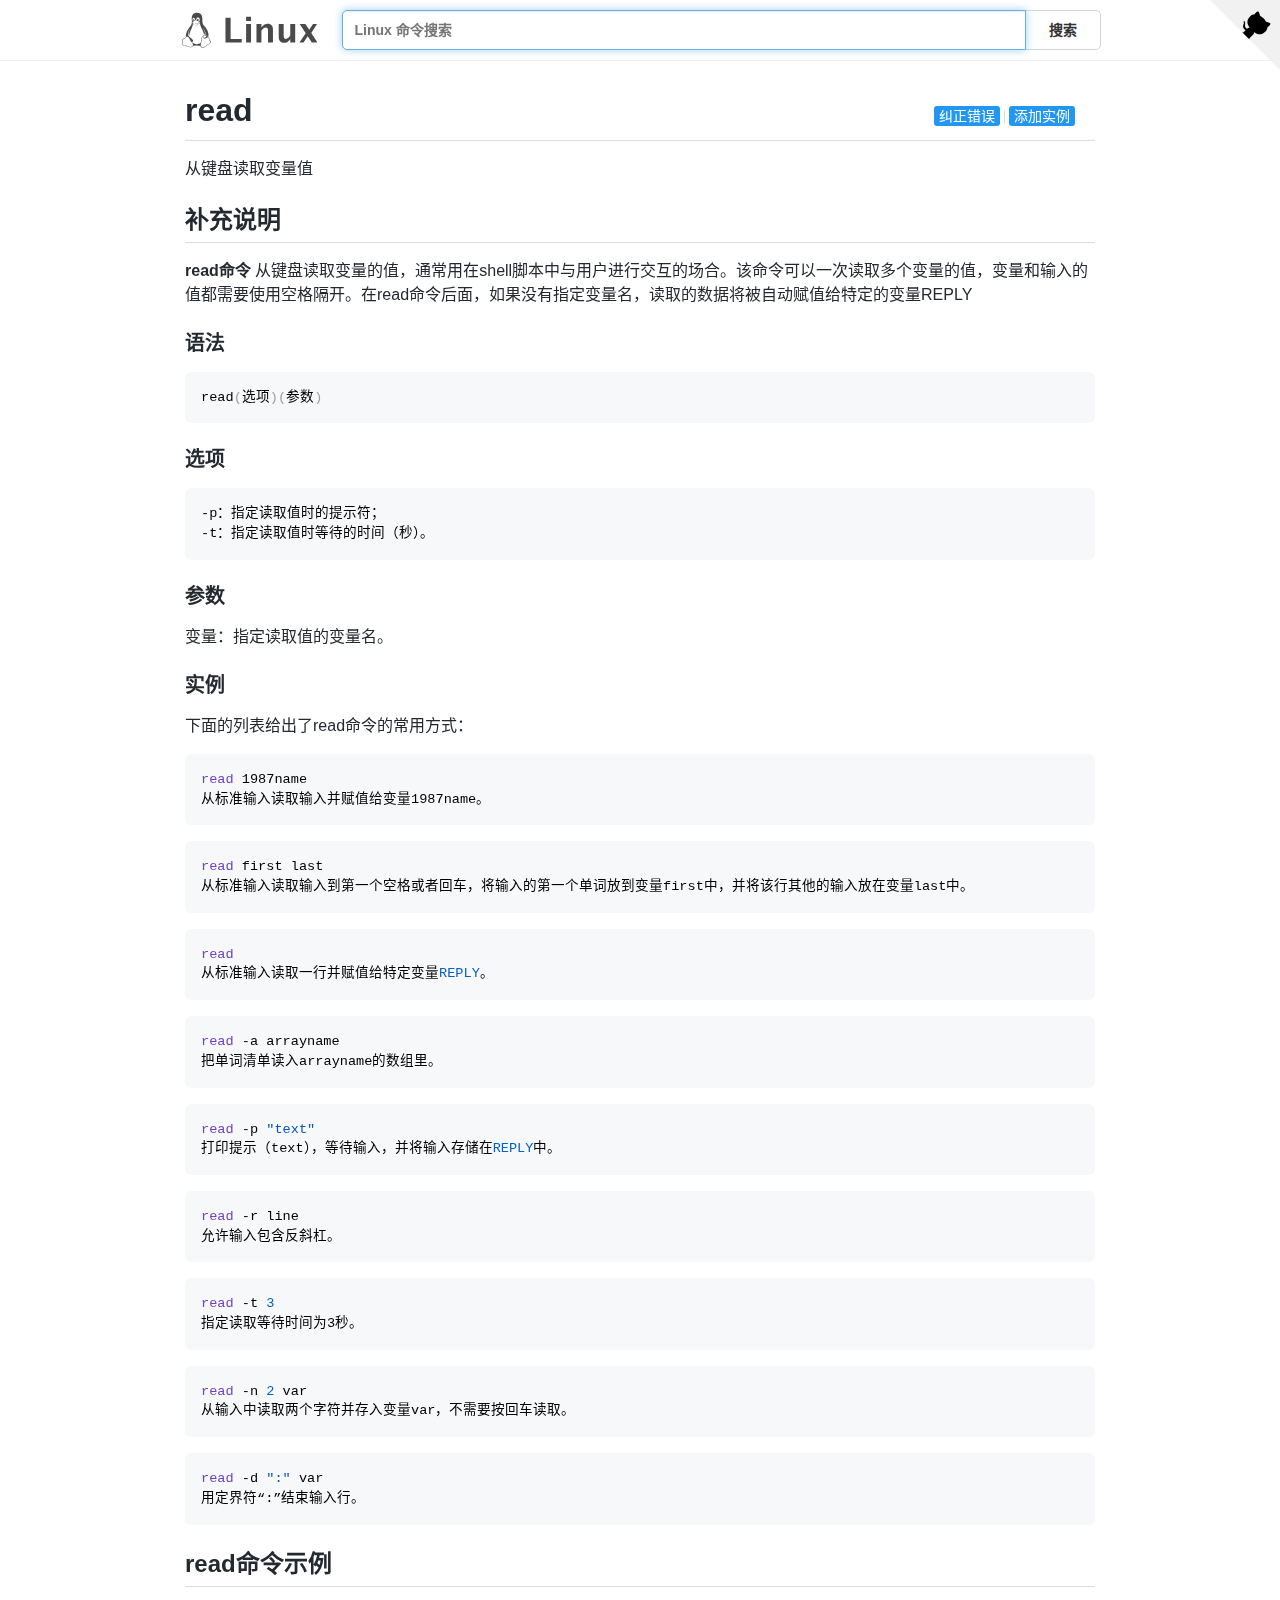
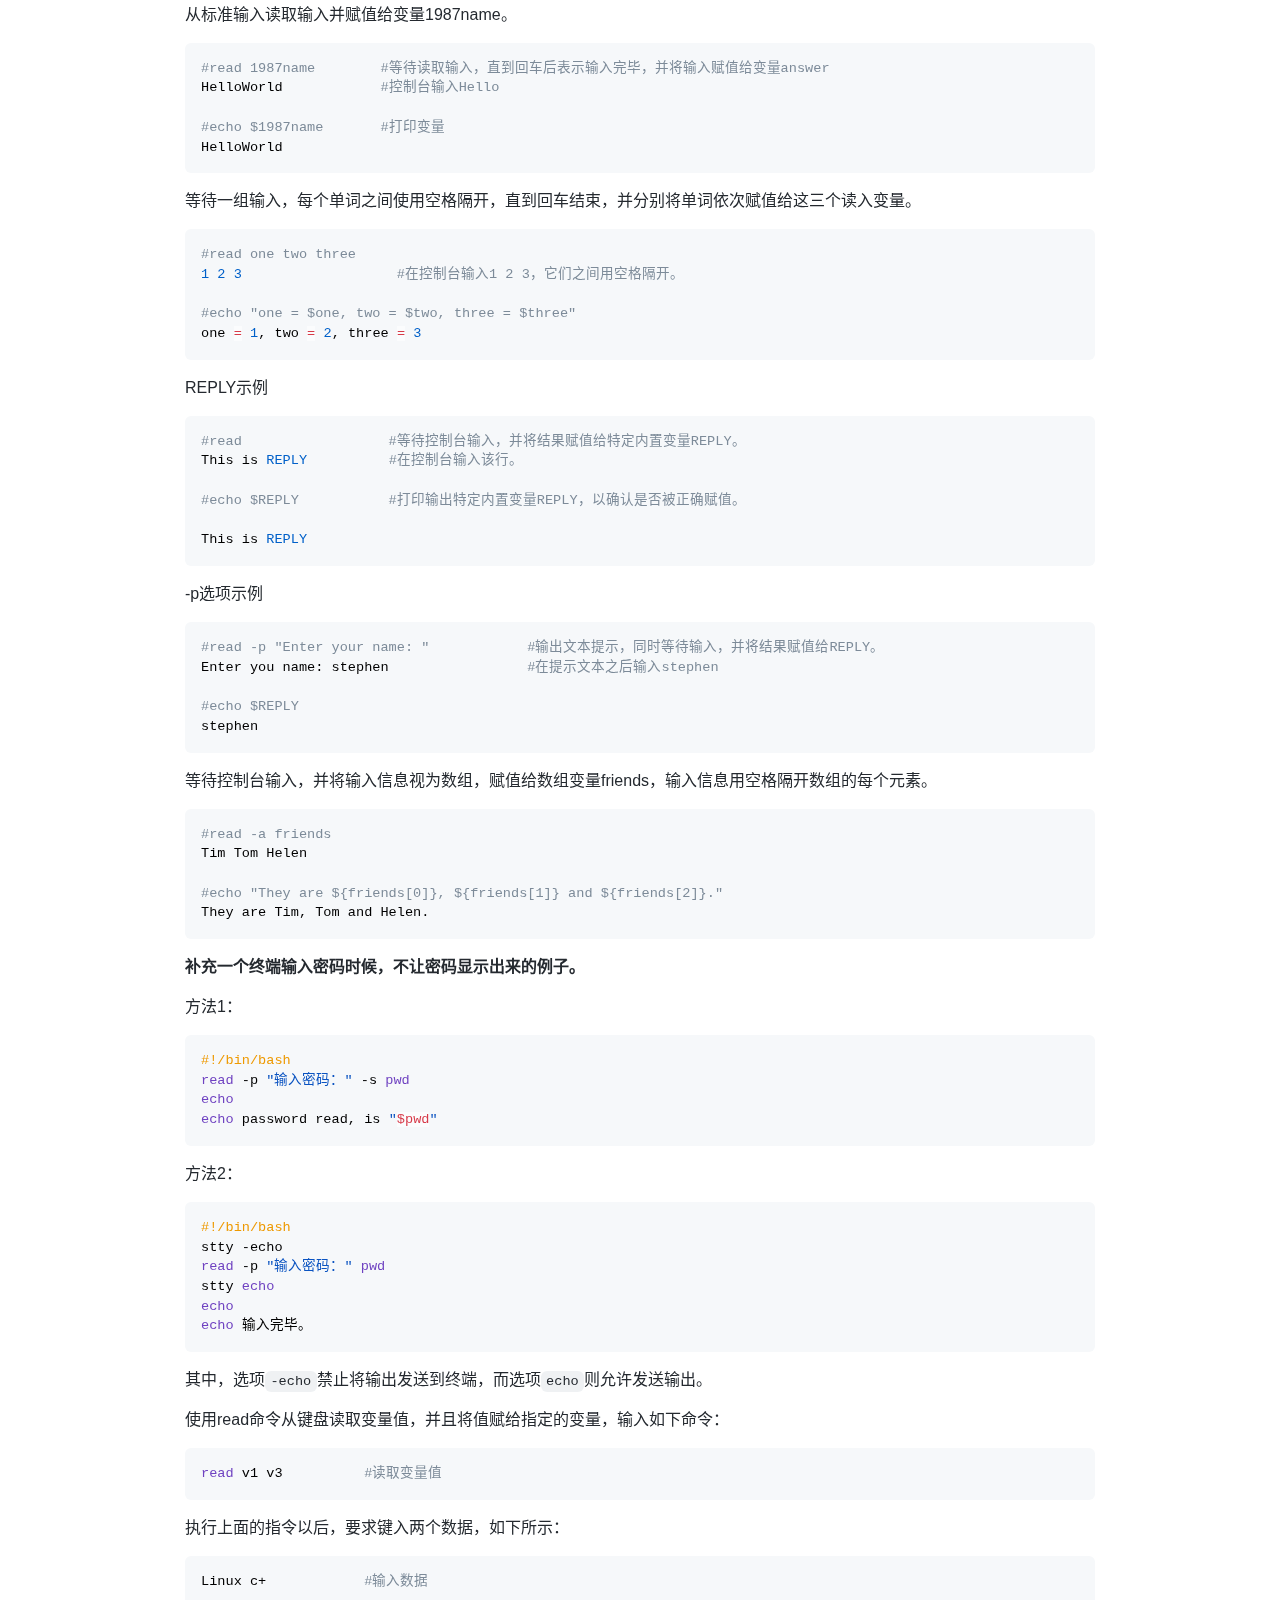
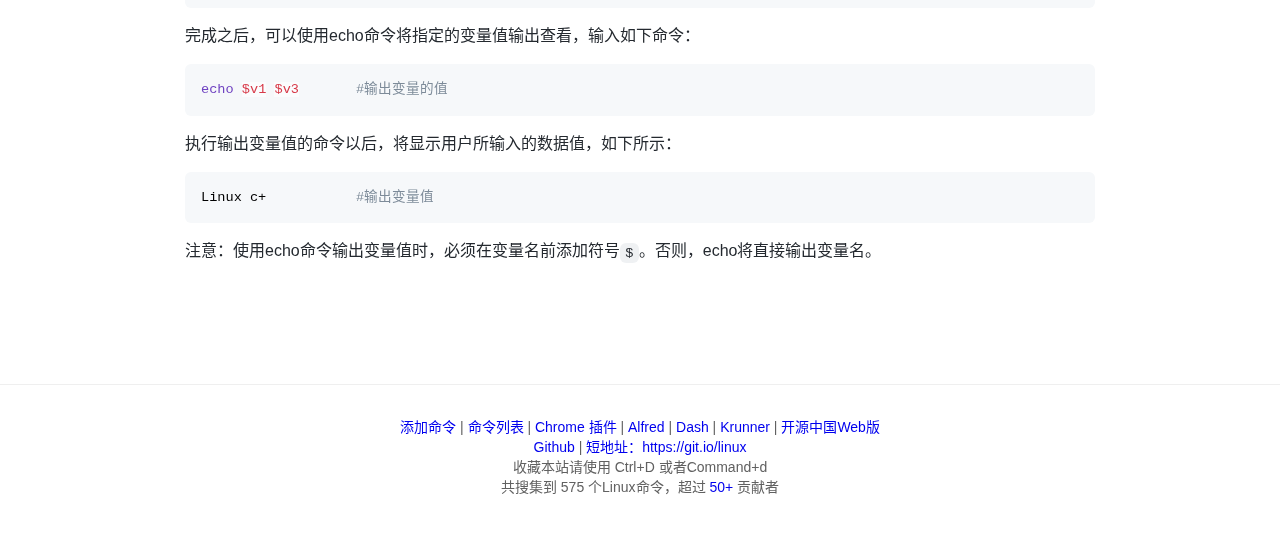
<file: read.html>
<!DOCTYPE html>
<html lang="zh-CN">
<head>
    <meta charset="UTF-8">
    <meta name="renderer" content="webkit">
    <meta http-equiv="X-UA-Compatible" content="IE=edge, chrome=1">
    <meta name="viewport" content="width=device-width, initial-scale=1, maximum-scale=1, user-scalable=no"/>
    <meta name="description" content="read:从键盘读取变量值 - 最专业的Linux命令大全，内容包含Linux命令手册、详解、学习，值得收藏的Linux命令速查手册。">
    <meta name="keywords" content="Linux,Command,命令大全,Linux命令手册,read,从键盘读取变量值">
    <title>read 命令，Linux read 命令详解：从键盘读取变量值 -  Linux 命令搜索引擎</title>
    <link rel="shortcut icon" href="../img/favicon.ico">
    <link rel="stylesheet" type="text/css" href="../css/index.css?v=1647058291503">
</head>
<body>
<a href="https://github.com/jaywcjlove/linux-command" target="_blank" class="github-corner">
  <svg viewBox="0 0 250 250">
      <!-- kenny wang <wowohoo@qq.com> https://github.com/jaywcjlove -->
      <title>logo</title>
      <desc>Linux Command Logo. https://github.com/jaywcjlove</desc>
      <path d="M0,0 L115,115 L130,115 L142,142 L250,250 L250,0 Z"></path>
      <path d="M128.3,109.0 C113.8,99.7 119.0,89.6 119.0,89.6 C122.0,82.7 120.5,78.6 120.5,78.6 C119.2,72.0 123.4,76.3 123.4,76.3 C127.3,80.9 125.5,87.3 125.5,87.3 C122.9,97.6 130.6,101.9 134.4,103.2" fill="currentColor" style="transform-origin: 130px 106px;" class="octo-arm"></path>
      <path d="M115.0,115.0 C114.9,115.1 118.7,116.5 119.8,115.4 L133.7,101.6 C136.9,99.2 139.9,98.4 142.2,98.6 C133.8,88.0 127.5,74.4 143.8,58.0 C148.5,53.4 154.0,51.2 159.7,51.0 C160.3,49.4 163.2,43.6 171.4,40.1 C171.4,40.1 176.1,42.5 178.8,56.2 C183.1,58.6 187.2,61.8 190.9,65.4 C194.5,69.0 197.7,73.2 200.1,77.6 C213.8,80.2 216.3,84.9 216.3,84.9 C212.7,93.1 206.9,96.0 205.4,96.6 C205.1,102.4 203.0,107.8 198.3,112.5 C181.9,128.9 168.3,122.5 157.7,114.1 C157.9,116.9 156.7,120.9 152.7,124.9 L141.0,136.5 C139.8,137.7 141.6,141.9 141.8,141.8 Z" fill="currentColor" class="octo-body"></path>
  </svg>
</a>
<div class="header header_list">
  <div class="header_inner">
      <div class="logo">
          <a href="/">
            <svg width="183px" height="48px" viewBox="0 0 183 48" version="1.1" xmlns="http://www.w3.org/2000/svg" xmlns:xlink="http://www.w3.org/1999/xlink"> <!-- kenny wang <wowohoo@qq.com> https://github.com/jaywcjlove --> <title>logo</title> <desc>Linux Command Logo. https://github.com/jaywcjlove</desc><g id="Page-1" stroke="none" stroke-width="1" fill="none" fill-rule="evenodd"> <g id="Desktop-HD" transform="translate(-576.000000, -261.000000)" fill="#4A4A4A"> <g id="logo" transform="translate(576.000000, 261.000000)"> <path d="M20.4917792,0.000336524232 C20.1886146,-0.000100520225 19.8723998,0.0124863601 19.542641,0.0387964365 C11.2083649,0.710004944 13.4186692,9.51473754 13.2949769,12.4631618 C13.1427718,14.6193207 12.7056049,16.3185233 11.2226825,18.426428 C9.48047033,20.4982285 7.02763261,23.8514609 5.86566251,27.3420607 C5.3172635,28.9894735 5.05630425,30.6686289 5.29730805,32.2578406 C5.22181299,32.325447 5.14994103,32.3962788 5.08160039,32.469239 C4.57008792,33.0153217 4.19213625,33.6769851 3.77100458,34.1224689 C3.37755968,34.5149436 2.81698897,34.6642292 2.20097918,34.8852382 C1.58472464,35.1063477 0.908127379,35.4323261 0.497432332,36.2204265 C0.497432332,36.2204265 0.497432332,36.2207368 0.49712203,36.2207368 C0.496684986,36.222048 0.495373852,36.2233591 0.494936808,36.2246702 L0.494936808,36.2246702 C0.123151829,36.919077 0.233680372,37.718746 0.347224522,38.4596325 C0.460773043,39.2004972 0.575720105,39.9005856 0.423139144,40.3755699 C-0.0645762474,41.7086473 -0.126850712,42.6307542 0.216491414,43.2996202 C0.560563403,43.9698759 1.2680029,44.2657113 2.06756262,44.432706 C3.66668644,44.7666954 5.83232039,44.6837094 7.53908826,45.5883128 L7.68579097,45.3115063 L7.54060917,45.5891344 C9.36778716,46.5444437 11.2201913,46.8837519 12.698079,46.5461831 C13.7695766,46.3014513 14.6393781,45.6634363 15.0860725,44.6816946 C16.2420201,44.6760567 17.5104717,44.1864315 19.5423657,44.0745568 C20.9208039,43.9635213 22.6427241,44.564051 24.6233484,44.4540775 C24.6751207,44.6689591 24.750052,44.8756375 24.8526175,45.0720452 C24.8539287,45.0742305 24.8548028,45.0759786 24.8556769,45.0780328 C25.6234722,46.6133699 27.0500902,47.3156173 28.570428,47.1956355 C30.0927718,47.075492 31.711331,46.1778551 33.0196848,44.6208231 L32.7798304,44.4192582 L33.0215204,44.618616 C34.2685787,43.1065034 36.3384911,42.4794975 37.7110118,41.6516741 C38.3972721,41.2377581 38.9541192,40.7194802 38.9971462,39.966706 C39.0401514,39.2142991 38.5984218,38.3711223 37.5826868,37.2436088 L37.5823765,37.2432985 C37.5820662,37.2428614 37.5815024,37.2424244 37.5810654,37.2415503 C37.2473295,36.8644028 37.0881185,36.1654026 36.91702,35.4210285 C36.7460395,34.6771089 36.5551865,33.8746254 35.9444344,33.3545687 L35.9444344,33.3545687 C35.9431233,33.3532575 35.9418121,33.3523835 35.940938,33.3515094 L35.940938,33.3515094 C35.6978714,33.1397045 35.4452772,32.9959518 35.1909042,32.8993694 C36.0400422,30.3810493 35.7068789,27.8734149 34.8497254,25.6073831 C33.7977638,22.8263338 31.9611937,20.4030752 30.5585738,18.7453569 C28.9885703,16.7650385 27.4529665,14.8848863 27.4832187,12.1079627 C27.5299825,7.86977213 27.9494053,0.0101787654 20.4914689,0 L20.4917792,0.000336524232 Z M21.5014393,6.5296802 C21.9246338,6.5296802 22.2860696,6.65372652 22.6573476,6.92320377 C23.0345213,7.1969553 23.3062494,7.53965497 23.5252523,8.01821865 C23.7401952,8.48461502 23.843613,8.94086321 23.8537568,9.48229573 C23.8537568,9.49649968 23.8537568,9.50864951 23.8576902,9.52285346 C23.8616236,10.0784681 23.7664397,10.5509481 23.5555483,11.0335676 C23.4352081,11.3089536 23.2970146,11.540089 23.1316064,11.7401941 C23.0754506,11.7132285 23.0171357,11.6873118 22.9566488,11.6624396 L22.9566488,11.6624396 C22.5373789,11.4828667 22.2157491,11.3685884 21.9476879,11.2755722 C22.044856,11.158772 22.1257661,11.0202464 22.1969169,10.8470719 C22.3043949,10.5854877 22.3571155,10.3299784 22.367255,10.025813 C22.367255,10.0136631 22.3711884,10.00348 22.3711884,9.98931975 C22.3772633,9.69732161 22.3387597,9.44789596 22.2535753,9.19239103 C22.1643483,8.92472316 22.0507955,8.73208707 21.886541,8.57188842 C21.722291,8.41168541 21.5580366,8.33869024 21.361336,8.33260221 C21.3521143,8.33216517 21.3429364,8.33216517 21.3338459,8.33216517 C21.1488275,8.33260221 20.9881699,8.39616596 20.8219532,8.53532529 C20.6475593,8.6813331 20.5177834,8.86788115 20.4103054,9.12744186 C20.3028318,9.38699819 20.2501067,9.64452664 20.239976,9.95073309 C20.2377908,9.96288293 20.2377908,9.97306607 20.2377908,9.9852159 C20.2342945,10.1535261 20.2449584,10.307711 20.2709188,10.4574381 C19.8923378,10.2687966 19.535574,10.1401875 19.2007499,10.0604924 C19.181651,9.91570835 19.1706375,9.76629596 19.1670975,9.61007442 L19.1670975,9.56750629 C19.1610225,9.01391519 19.2522643,8.53941165 19.4651836,8.05679657 C19.6781029,7.57417712 19.9417194,7.2274173 20.3128051,6.94555422 C20.6838952,6.66369114 21.0488973,6.53391079 21.4808239,6.52985938 L21.5010154,6.52985938 L21.5014393,6.5296802 Z M15.7091362,6.98827969 C15.9898804,6.98871673 16.2410892,7.0827381 16.5009296,7.29023807 C16.7828014,7.51531597 16.9957164,7.80326271 17.1741616,8.20882685 C17.3526112,8.614391 17.4479175,9.01995077 17.4742757,9.49851445 L17.4742757,9.50244785 C17.4870374,9.70344023 17.485464,9.89263677 17.469643,10.0758677 C17.4141165,10.091645 17.3597045,10.1087334 17.3064069,10.1270762 C17.0036968,10.2312719 16.7369205,10.373272 16.5044085,10.5268101 C16.5271785,10.366205 16.5305437,10.2032486 16.5131057,10.0215605 C16.5109204,10.0114211 16.5109204,10.0032921 16.5109204,9.99319633 C16.4865771,9.75189098 16.435893,9.54911109 16.3507218,9.34429895 C16.2594713,9.131384 16.1580813,8.98132478 16.0242452,8.86573527 C15.9029566,8.76098882 15.7883592,8.71289208 15.6622806,8.71384046 C15.6492567,8.71384046 15.636058,8.71427751 15.6227281,8.71558864 C15.4807804,8.72773848 15.3631674,8.79669098 15.251638,8.93255936 C15.1401086,9.068419 15.0671091,9.23672919 15.0143884,9.4597792 C14.9616634,9.68284232 14.9474682,9.90184967 14.9697706,10.1532945 C14.9697706,10.1634339 14.9719558,10.1715629 14.9719558,10.1816586 C14.9962992,10.4249963 15.0449553,10.6277718 15.1321501,10.8325883 C15.2213771,11.0434797 15.3247905,11.1935346 15.4586266,11.3091153 C15.481047,11.3284764 15.5032139,11.3458708 15.525289,11.361399 C15.3860816,11.468536 15.3196072,11.5179308 15.2055298,11.6017559 C15.1323642,11.6554425 15.0452263,11.7193646 14.94395,11.7940162 C14.7230765,11.5871106 14.5507673,11.3270648 14.4001137,10.984671 C14.2216641,10.5791112 14.1263578,10.1735471 14.0979674,9.69498342 L14.0979674,9.69105002 C14.0716136,9.21249508 14.1182463,8.8008429 14.2500545,8.37500864 C14.3818627,7.94916563 14.5582845,7.6409444 14.813785,7.38745861 C15.06929,7.13399031 15.3268184,7.00623784 15.6370763,6.99001912 C15.6613322,6.98870799 15.6853347,6.98827095 15.709123,6.98827095 L15.7091362,6.98827969 Z M18.3434478,10.3083666 C18.9959552,10.3057443 19.7811624,10.5197693 20.731756,11.1309629 C21.3156605,11.5106715 21.7700031,11.5424053 22.8162176,11.9904939 L22.8175288,11.9909309 L22.8188399,11.991368 C23.322219,12.1979021 23.6176741,12.4671083 23.7620255,12.7505841 C23.906377,13.034073 23.9099039,13.3414857 23.7890786,13.6648724 C23.5474411,14.3116676 22.7761407,14.9923468 21.6937826,15.3303395 L21.6929085,15.3307766 L21.6920344,15.3312136 C21.1642857,15.5026793 20.7040867,15.8813302 20.1615484,16.1915706 C19.6190277,16.5017979 19.00512,16.7520102 18.1703739,16.7037212 C18.1703739,16.7037168 18.1703739,16.7037212 18.1703739,16.7037212 C17.4597396,16.6622893 17.0349499,16.4210539 16.650849,16.1123607 C16.2667437,15.8036631 15.9320245,15.4158517 15.4418966,15.1280491 L15.4405854,15.1271751 L15.4392743,15.126301 C14.6497885,14.6800742 14.2187709,14.163964 14.0834969,13.7165354 C13.9482185,13.2691068 14.075193,12.8871911 14.4668766,12.5936327 C14.9072645,12.2635986 15.2131825,12.0390976 15.4169632,11.8895453 C15.6194022,11.7409983 15.703625,11.685297 15.7680935,11.623394 C15.7684038,11.622957 15.7685305,11.622957 15.7689675,11.6225199 L15.7692735,11.6220829 C16.1001729,11.3088706 16.6276463,10.738226 17.4227569,10.4645313 C17.696421,10.3703264 18.001784,10.3095466 18.3435746,10.3081961 L18.3434478,10.3083666 Z M22.9062619,13.0069369 C22.6246829,13.0237631 22.3297828,13.1687002 21.9864013,13.3604054 C21.6430199,13.5521105 21.256878,13.7973406 20.8384079,14.0388338 C20.0014721,14.5218204 19.038047,14.9837283 18.0805918,14.9837283 C17.1216551,14.9837283 16.3555118,14.5408493 15.7808726,14.0854752 C15.4935509,13.8577838 15.2564149,13.6284404 15.0669561,13.4510265 C14.9722311,13.3623109 14.8900799,13.2867065 14.8134179,13.2276487 C14.7367734,13.1685909 14.6743853,13.1100357 14.5461303,13.1100357 L14.5400116,13.3795435 C14.5308337,13.4697233 14.5213935,13.4669437 14.5251084,13.4693999 C14.5310959,13.4733333 14.5608587,13.4835601 14.5955731,13.5103509 C14.6519344,13.5537495 14.7301609,13.6245375 14.8230067,13.7114832 C15.0086981,13.8853788 15.2554403,14.124464 15.5592255,14.3652012 C16.166796,14.8466668 17.0117515,15.3406363 18.0806093,15.3406363 C19.1509618,15.3406363 20.1636375,14.8403471 21.016875,14.3479598 C21.4434872,14.1017639 21.8309534,13.8560094 22.1604324,13.6720705 C22.4898897,13.4881185 22.7670895,13.3727781 22.9275766,13.3632068 L22.9062925,13.00695 L22.9062619,13.0069369 Z M23.8576858,14.2878093 C24.5685911,17.0901733 26.2220701,21.1378562 27.2848005,23.113201 C27.8496849,24.1612205 28.9735097,26.3878921 29.4590574,29.0706371 C29.7667148,29.0611969 30.1054855,29.1059065 30.4682673,29.1987042 C31.7377591,25.907589 29.3917525,22.3626165 28.3189832,21.375368 C27.8858722,20.9551061 27.8650557,20.7668098 28.0797669,20.7757081 C29.2436775,21.8049915 30.7716374,23.8752142 31.3275492,26.211938 C31.581035,27.2774436 31.6350799,28.3975886 31.3630809,29.5030663 C31.4961478,29.5583437 31.6312951,29.6184504 31.7682604,29.683286 C33.806037,30.6755779 34.5596721,31.5384567 34.1973186,32.716121 C34.0779748,32.7117506 33.960576,32.7126247 33.8460659,32.7152469 C33.8354021,32.7155572 33.8247819,32.715684 33.814118,32.716121 C34.1092104,31.7826203 33.4554837,31.0941179 31.7135031,30.305952 C29.9067264,29.5110511 28.4669839,29.5901387 28.2236507,31.2022427 C28.2080919,31.2867016 28.1955487,31.3727644 28.1860212,31.460029 C28.05104,31.506902 27.9153158,31.5667509 27.7792552,31.6412014 C26.9308557,32.1054213 26.4677896,32.9477371 26.2102393,33.9808403 C25.9529032,35.0131131 25.8791213,36.2610673 25.8081016,37.6639101 L25.8081016,37.6647842 C25.7647031,38.3701826 25.4746935,39.3242507 25.1805582,40.3347805 C22.2207839,42.446033 18.1128938,43.3607409 14.6251435,40.9805006 C14.3887768,40.6065916 14.1176344,40.2361221 13.8385378,39.8707355 C13.6603154,39.6373843 13.4772332,39.4054841 13.2952172,39.1768225 C13.6532528,39.1768225 13.9575843,39.1184771 14.2035442,39.0069433 C14.5094142,38.8682516 14.724322,38.6454901 14.8306462,38.3594969 C15.0432858,37.7875325 14.8297721,36.9806654 14.1489836,36.0592664 C13.4682956,35.137933 12.3154554,34.0981212 10.6214273,33.0592009 C10.6214273,33.0592009 10.621117,33.0592009 10.621117,33.0588906 C9.37658486,32.2846183 8.68057408,31.3355981 8.3547924,30.3051959 C8.02898013,29.2747018 8.07466439,28.1604089 8.32577265,27.0602631 C8.80774091,24.9485692 10.0461107,22.8947793 10.8362565,21.605909 C11.0489879,21.4493815 10.9122629,21.8964561 10.0363515,23.5230089 C9.25134103,25.0101357 7.78376323,28.4420972 9.79314068,31.1210705 C9.84684033,29.2145776 10.3021401,27.2701931 11.0664741,25.45145 C12.1797968,22.9278068 14.5084483,18.5514927 14.6933968,15.0635108 C14.7887555,15.1327561 15.1164383,15.3538525 15.2624505,15.4368866 C15.2627608,15.4373237 15.2628875,15.4373237 15.2633246,15.4373237 C15.6905181,15.6888908 16.0113611,16.0566244 16.426903,16.3905832 C16.8432709,16.7252019 17.3634237,17.0142238 18.149269,17.0600129 L18.149269,17.0600129 C19.066516,17.113092 19.7655905,16.8289912 20.3383504,16.5014745 C20.9102449,16.1744603 21.3671137,15.8125482 21.7999582,15.6712779 C21.8003952,15.6708409 21.8012693,15.6708409 21.8017063,15.6708409 C22.7163355,15.3848215 23.44356,14.8785842 23.857393,14.2881327 L23.8576858,14.2878093 Z M29.6669682,30.3312962 C30.0374289,30.329548 30.4861993,30.4530917 30.9774372,30.6728508 C32.2995623,31.2832227 32.713238,31.8063999 32.3522873,32.5749338 C32.0481219,33.1548918 30.7462669,34.0775407 29.8540319,33.8342075 C28.9435503,33.5989814 28.4994564,32.2869871 28.6474877,31.2953987 C28.7267763,30.6220356 29.1076387,30.3339097 29.6669682,30.3312962 L29.6669682,30.3312962 Z M28.1710786,32.1433306 C28.2458176,33.3559191 28.8457529,34.5926195 29.9067526,34.8602742 C31.0678224,35.1661922 32.7418469,34.16998 33.4486352,33.3574182 C33.5895689,33.3517803 33.7273516,33.3448313 33.8611658,33.3416409 C34.4811527,33.3266503 35.001157,33.3620509 35.5324588,33.8267253 L35.534207,33.8284735 L35.5359552,33.8302216 C35.9442465,34.1761336 36.1383204,34.8298385 36.3066481,35.5621545 C36.4749627,36.294475 36.6095636,37.0920505 37.11435,37.6602345 L37.115224,37.6611086 L37.1156611,37.6619827 C38.0861227,38.7388952 38.3980544,39.4668146 38.3715083,39.931406 C38.344936,40.3960279 38.008556,40.7409347 37.3873891,41.1155867 C36.1455928,41.864576 33.9453056,42.5158727 32.5399192,44.2181871 C31.3196037,45.6704378 29.8315635,46.4680352 28.5210638,46.5714617 C27.2105642,46.6748883 26.0799127,46.1309646 25.4133237,44.793071 L25.4115756,44.7900117 L25.4098274,44.7869524 C24.9962959,44.0002986 25.1685614,42.758852 25.5169207,41.4493706 C25.8652845,40.1398937 26.3657922,38.7953264 26.4327911,37.7024923 L26.4327911,37.7007442 L26.4327911,37.698996 C26.5036666,36.2987755 26.5820418,35.0759688 26.8172504,34.1324728 C27.0524633,33.1889769 27.4228236,32.5499829 28.0790545,32.1909116 C28.109604,32.1742165 28.139948,32.1584392 28.1701128,32.1435097 L28.1710786,32.1433306 Z M6.86074718,32.2348346 C6.95869322,32.2351449 7.06234705,32.2434006 7.17277507,32.2601394 C7.91559769,32.3726653 8.5633675,32.8920358 9.18746261,33.7385341 C9.8115621,34.5850455 10.3922762,35.7405823 10.9892352,37.0223812 L10.9901093,37.0241294 L10.9905463,37.0258776 C11.4702594,38.0271115 12.4825418,39.128044 13.3403902,40.2511564 C14.1982341,41.3742689 14.8621527,42.5016163 14.7756966,43.3644732 L14.7753863,43.3684066 L14.775076,43.37234 C14.6632363,44.843978 13.8330966,45.6451198 12.5587449,45.9361914 C11.2847734,46.2271625 9.55771794,45.9379396 7.83269472,45.035587 L7.83094655,45.035587 C5.9224477,44.0247687 3.65205856,44.1251622 2.19566909,43.8209924 C1.46727769,43.6688572 0.99200058,43.44013 0.773862951,43.0151698 C0.55571221,42.5902315 0.550839164,41.8488511 1.01440785,40.5847437 L1.01659307,40.5791059 L1.01834125,40.573468 C1.24759292,39.8663213 1.07793226,39.0925822 0.96663015,38.3663367 C0.855328038,37.6400911 0.800894151,36.9795116 1.04888192,36.5190765 L1.05019305,36.5168913 L1.05150418,36.514706 C1.36900824,35.9026821 1.83472718,35.683902 2.41273159,35.4765375 C2.990736,35.2691556 3.67612223,35.1062953 4.21734934,34.5638925 L4.21997161,34.5612703 L4.22259387,34.558648 C4.72293985,34.0308163 5.09877623,33.3691834 5.53863963,32.8995879 C5.90977341,32.5033678 6.28118253,32.2407652 6.84099715,32.2368755 L6.86053303,32.2368755 L6.86074718,32.2348346 Z" id="path4004"></path> <path d="M58.5014648,40 L58.5014648,6.7578125 L65.4194336,6.7578125 L65.4194336,35.2832031 L80.4008789,35.2832031 L80.4008789,40 L58.5014648,40 L58.5014648,40 L58.5014648,40 Z M86.2524414,40 L86.2524414,15.3378906 L92.9008789,15.3378906 L92.9008789,40 L86.2524414,40 L86.2524414,40 L86.2524414,40 Z M86.2524414,11.1826172 L86.2524414,5.63476562 L92.9008789,5.63476562 L92.9008789,11.1826172 L86.2524414,11.1826172 L86.2524414,11.1826172 L86.2524414,11.1826172 Z M100.211426,40 L100.211426,15.3378906 L106.859863,15.3378906 L106.859863,19.9873047 C109.031098,16.513329 111.8312,14.7763672 115.260254,14.7763672 C117.461437,14.7763672 119.198399,15.4726493 120.471191,16.8652344 C121.743984,18.2578195 122.380371,20.1594932 122.380371,22.5703125 L122.380371,40 L115.731934,40 L115.731934,24.2099609 C115.731934,21.4098167 114.803557,20.0097656 112.946777,20.0097656 C110.835439,20.0097656 108.806488,21.4996596 106.859863,24.4794922 L106.859863,40 L100.211426,40 L100.211426,40 L100.211426,40 Z M145.672363,40 L145.672363,35.3505859 C143.516102,38.8245616 140.716,40.5615234 137.271973,40.5615234 C135.07079,40.5615234 133.333828,39.8652413 132.061035,38.4726562 C130.788242,37.0800712 130.151855,35.1783975 130.151855,32.7675781 L130.151855,15.3378906 L136.800293,15.3378906 L136.800293,31.1279297 C136.800293,33.9280739 137.736156,35.328125 139.60791,35.328125 C141.704275,35.328125 143.725739,33.838231 145.672363,30.8583984 L145.672363,15.3378906 L152.320801,15.3378906 L152.320801,40 L145.672363,40 L145.672363,40 L145.672363,40 Z M158.003418,40 L166.471191,27.6240234 L158.362793,15.3378906 L165.932129,15.3378906 L171.23291,23.1542969 L176.309082,15.3378906 L181.699707,15.3378906 L173.973145,27.4443359 L182.26123,40 L174.691895,40 L169.166504,31.8466797 L163.506348,40 L158.003418,40 L158.003418,40 L158.003418,40 Z" id="Linux"></path> </g> </g> </g> </svg> 
          </a>
      </div>
      <div class="search">
          <ul class="search-list" id="result">
            <!-- <li><a href="#"><strong>find</strong> - 指定目录下查找文件。</a></li> -->
          </ul>
          <input type="text" class="query" id="query" autocomplete="off" autofocus="autofocus" placeholder="Linux 命令搜索"/>
          <div class="enter-input">
              <input type="hidden" id="current_path" value="/c/read.html">
              <button id="search_btn">搜索</button>
          </div>
      </div>
  </div>
</div>
<script type="text/javascript" src="../js/copy-to-clipboard.js"></script>

<div class="markdown-body">

<span class="edit_btn">
<a target="_blank" href="https://github.com/jaywcjlove/linux-command/edit/master/command/read.md">纠正错误</a> 
<span class="split"></span>
<a target="_blank" href="https://github.com/jaywcjlove/linux-command/edit/master/command/read.md">添加实例</a>
</span>



<div class="markdown-body">
  <h1 id="read"><a class="anchor" aria-hidden="true" tabindex="-1" href="#read"><span class="octicon octicon-link"></span></a>read</h1>
  <p>从键盘读取变量值</p>
  <h2 id="补充说明"><a class="anchor" aria-hidden="true" tabindex="-1" href="#补充说明"><span class="octicon octicon-link"></span></a>补充说明</h2>
  <p><strong>read命令</strong> 从键盘读取变量的值，通常用在shell脚本中与用户进行交互的场合。该命令可以一次读取多个变量的值，变量和输入的值都需要使用空格隔开。在read命令后面，如果没有指定变量名，读取的数据将被自动赋值给特定的变量REPLY</p>
  <h3 id="语法"><a class="anchor" aria-hidden="true" tabindex="-1" href="#语法"><span class="octicon octicon-link"></span></a>语法</h3>
  <pre class="language-shell"><code class="language-shell">read<span class="token punctuation">(</span>选项<span class="token punctuation">)</span><span class="token punctuation">(</span>参数<span class="token punctuation">)</span>
</code><div onclick="copied(this)" data-code="read(选项)(参数)
" class="copied"><svg class="octicon-copy" aria-hidden="true" viewBox="0 0 16 16" fill="currentColor" height="12" width="12"><path fill-rule="evenodd" d="M0 6.75C0 5.784.784 5 1.75 5h1.5a.75.75 0 010 1.5h-1.5a.25.25 0 00-.25.25v7.5c0 .138.112.25.25.25h7.5a.25.25 0 00.25-.25v-1.5a.75.75 0 011.5 0v1.5A1.75 1.75 0 019.25 16h-7.5A1.75 1.75 0 010 14.25v-7.5z"></path><path fill-rule="evenodd" d="M5 1.75C5 .784 5.784 0 6.75 0h7.5C15.216 0 16 .784 16 1.75v7.5A1.75 1.75 0 0114.25 11h-7.5A1.75 1.75 0 015 9.25v-7.5zm1.75-.25a.25.25 0 00-.25.25v7.5c0 .138.112.25.25.25h7.5a.25.25 0 00.25-.25v-7.5a.25.25 0 00-.25-.25h-7.5z"></path></svg><svg class="octicon-check" aria-hidden="true" viewBox="0 0 16 16" fill="currentColor" height="12" width="12"><path fill-rule="evenodd" d="M13.78 4.22a.75.75 0 010 1.06l-7.25 7.25a.75.75 0 01-1.06 0L2.22 9.28a.75.75 0 011.06-1.06L6 10.94l6.72-6.72a.75.75 0 011.06 0z"></path></svg></div></pre>
  <h3 id="选项"><a class="anchor" aria-hidden="true" tabindex="-1" href="#选项"><span class="octicon octicon-link"></span></a>选项</h3>
  <pre class="language-shell"><code class="language-shell">-p：指定读取值时的提示符；
-t：指定读取值时等待的时间（秒）。
</code><div onclick="copied(this)" data-code="-p：指定读取值时的提示符；
-t：指定读取值时等待的时间（秒）。
" class="copied"><svg class="octicon-copy" aria-hidden="true" viewBox="0 0 16 16" fill="currentColor" height="12" width="12"><path fill-rule="evenodd" d="M0 6.75C0 5.784.784 5 1.75 5h1.5a.75.75 0 010 1.5h-1.5a.25.25 0 00-.25.25v7.5c0 .138.112.25.25.25h7.5a.25.25 0 00.25-.25v-1.5a.75.75 0 011.5 0v1.5A1.75 1.75 0 019.25 16h-7.5A1.75 1.75 0 010 14.25v-7.5z"></path><path fill-rule="evenodd" d="M5 1.75C5 .784 5.784 0 6.75 0h7.5C15.216 0 16 .784 16 1.75v7.5A1.75 1.75 0 0114.25 11h-7.5A1.75 1.75 0 015 9.25v-7.5zm1.75-.25a.25.25 0 00-.25.25v7.5c0 .138.112.25.25.25h7.5a.25.25 0 00.25-.25v-7.5a.25.25 0 00-.25-.25h-7.5z"></path></svg><svg class="octicon-check" aria-hidden="true" viewBox="0 0 16 16" fill="currentColor" height="12" width="12"><path fill-rule="evenodd" d="M13.78 4.22a.75.75 0 010 1.06l-7.25 7.25a.75.75 0 01-1.06 0L2.22 9.28a.75.75 0 011.06-1.06L6 10.94l6.72-6.72a.75.75 0 011.06 0z"></path></svg></div></pre>
  <h3 id="参数"><a class="anchor" aria-hidden="true" tabindex="-1" href="#参数"><span class="octicon octicon-link"></span></a>参数</h3>
  <p>变量：指定读取值的变量名。</p>
  <h3 id="实例"><a class="anchor" aria-hidden="true" tabindex="-1" href="#实例"><span class="octicon octicon-link"></span></a>实例</h3>
  <p>下面的列表给出了read命令的常用方式：</p>
  <pre class="language-shell"><code class="language-shell"><span class="token builtin class-name">read</span> 1987name
从标准输入读取输入并赋值给变量1987name。
</code><div onclick="copied(this)" data-code="read 1987name
从标准输入读取输入并赋值给变量1987name。
" class="copied"><svg class="octicon-copy" aria-hidden="true" viewBox="0 0 16 16" fill="currentColor" height="12" width="12"><path fill-rule="evenodd" d="M0 6.75C0 5.784.784 5 1.75 5h1.5a.75.75 0 010 1.5h-1.5a.25.25 0 00-.25.25v7.5c0 .138.112.25.25.25h7.5a.25.25 0 00.25-.25v-1.5a.75.75 0 011.5 0v1.5A1.75 1.75 0 019.25 16h-7.5A1.75 1.75 0 010 14.25v-7.5z"></path><path fill-rule="evenodd" d="M5 1.75C5 .784 5.784 0 6.75 0h7.5C15.216 0 16 .784 16 1.75v7.5A1.75 1.75 0 0114.25 11h-7.5A1.75 1.75 0 015 9.25v-7.5zm1.75-.25a.25.25 0 00-.25.25v7.5c0 .138.112.25.25.25h7.5a.25.25 0 00.25-.25v-7.5a.25.25 0 00-.25-.25h-7.5z"></path></svg><svg class="octicon-check" aria-hidden="true" viewBox="0 0 16 16" fill="currentColor" height="12" width="12"><path fill-rule="evenodd" d="M13.78 4.22a.75.75 0 010 1.06l-7.25 7.25a.75.75 0 01-1.06 0L2.22 9.28a.75.75 0 011.06-1.06L6 10.94l6.72-6.72a.75.75 0 011.06 0z"></path></svg></div></pre>
  <pre class="language-shell"><code class="language-shell"><span class="token builtin class-name">read</span> first last
从标准输入读取输入到第一个空格或者回车，将输入的第一个单词放到变量first中，并将该行其他的输入放在变量last中。
</code><div onclick="copied(this)" data-code="read first last
从标准输入读取输入到第一个空格或者回车，将输入的第一个单词放到变量first中，并将该行其他的输入放在变量last中。
" class="copied"><svg class="octicon-copy" aria-hidden="true" viewBox="0 0 16 16" fill="currentColor" height="12" width="12"><path fill-rule="evenodd" d="M0 6.75C0 5.784.784 5 1.75 5h1.5a.75.75 0 010 1.5h-1.5a.25.25 0 00-.25.25v7.5c0 .138.112.25.25.25h7.5a.25.25 0 00.25-.25v-1.5a.75.75 0 011.5 0v1.5A1.75 1.75 0 019.25 16h-7.5A1.75 1.75 0 010 14.25v-7.5z"></path><path fill-rule="evenodd" d="M5 1.75C5 .784 5.784 0 6.75 0h7.5C15.216 0 16 .784 16 1.75v7.5A1.75 1.75 0 0114.25 11h-7.5A1.75 1.75 0 015 9.25v-7.5zm1.75-.25a.25.25 0 00-.25.25v7.5c0 .138.112.25.25.25h7.5a.25.25 0 00.25-.25v-7.5a.25.25 0 00-.25-.25h-7.5z"></path></svg><svg class="octicon-check" aria-hidden="true" viewBox="0 0 16 16" fill="currentColor" height="12" width="12"><path fill-rule="evenodd" d="M13.78 4.22a.75.75 0 010 1.06l-7.25 7.25a.75.75 0 01-1.06 0L2.22 9.28a.75.75 0 011.06-1.06L6 10.94l6.72-6.72a.75.75 0 011.06 0z"></path></svg></div></pre>
  <pre class="language-shell"><code class="language-shell"><span class="token builtin class-name">read</span>
从标准输入读取一行并赋值给特定变量<span class="token environment constant">REPLY</span>。
</code><div onclick="copied(this)" data-code="read
从标准输入读取一行并赋值给特定变量REPLY。
" class="copied"><svg class="octicon-copy" aria-hidden="true" viewBox="0 0 16 16" fill="currentColor" height="12" width="12"><path fill-rule="evenodd" d="M0 6.75C0 5.784.784 5 1.75 5h1.5a.75.75 0 010 1.5h-1.5a.25.25 0 00-.25.25v7.5c0 .138.112.25.25.25h7.5a.25.25 0 00.25-.25v-1.5a.75.75 0 011.5 0v1.5A1.75 1.75 0 019.25 16h-7.5A1.75 1.75 0 010 14.25v-7.5z"></path><path fill-rule="evenodd" d="M5 1.75C5 .784 5.784 0 6.75 0h7.5C15.216 0 16 .784 16 1.75v7.5A1.75 1.75 0 0114.25 11h-7.5A1.75 1.75 0 015 9.25v-7.5zm1.75-.25a.25.25 0 00-.25.25v7.5c0 .138.112.25.25.25h7.5a.25.25 0 00.25-.25v-7.5a.25.25 0 00-.25-.25h-7.5z"></path></svg><svg class="octicon-check" aria-hidden="true" viewBox="0 0 16 16" fill="currentColor" height="12" width="12"><path fill-rule="evenodd" d="M13.78 4.22a.75.75 0 010 1.06l-7.25 7.25a.75.75 0 01-1.06 0L2.22 9.28a.75.75 0 011.06-1.06L6 10.94l6.72-6.72a.75.75 0 011.06 0z"></path></svg></div></pre>
  <pre class="language-shell"><code class="language-shell"><span class="token builtin class-name">read</span> -a arrayname
把单词清单读入arrayname的数组里。
</code><div onclick="copied(this)" data-code="read -a arrayname
把单词清单读入arrayname的数组里。
" class="copied"><svg class="octicon-copy" aria-hidden="true" viewBox="0 0 16 16" fill="currentColor" height="12" width="12"><path fill-rule="evenodd" d="M0 6.75C0 5.784.784 5 1.75 5h1.5a.75.75 0 010 1.5h-1.5a.25.25 0 00-.25.25v7.5c0 .138.112.25.25.25h7.5a.25.25 0 00.25-.25v-1.5a.75.75 0 011.5 0v1.5A1.75 1.75 0 019.25 16h-7.5A1.75 1.75 0 010 14.25v-7.5z"></path><path fill-rule="evenodd" d="M5 1.75C5 .784 5.784 0 6.75 0h7.5C15.216 0 16 .784 16 1.75v7.5A1.75 1.75 0 0114.25 11h-7.5A1.75 1.75 0 015 9.25v-7.5zm1.75-.25a.25.25 0 00-.25.25v7.5c0 .138.112.25.25.25h7.5a.25.25 0 00.25-.25v-7.5a.25.25 0 00-.25-.25h-7.5z"></path></svg><svg class="octicon-check" aria-hidden="true" viewBox="0 0 16 16" fill="currentColor" height="12" width="12"><path fill-rule="evenodd" d="M13.78 4.22a.75.75 0 010 1.06l-7.25 7.25a.75.75 0 01-1.06 0L2.22 9.28a.75.75 0 011.06-1.06L6 10.94l6.72-6.72a.75.75 0 011.06 0z"></path></svg></div></pre>
  <pre class="language-shell"><code class="language-shell"><span class="token builtin class-name">read</span> -p <span class="token string">"text"</span>
打印提示（text），等待输入，并将输入存储在<span class="token environment constant">REPLY</span>中。
</code><div onclick="copied(this)" data-code="read -p &#x22;text&#x22;
打印提示（text），等待输入，并将输入存储在REPLY中。
" class="copied"><svg class="octicon-copy" aria-hidden="true" viewBox="0 0 16 16" fill="currentColor" height="12" width="12"><path fill-rule="evenodd" d="M0 6.75C0 5.784.784 5 1.75 5h1.5a.75.75 0 010 1.5h-1.5a.25.25 0 00-.25.25v7.5c0 .138.112.25.25.25h7.5a.25.25 0 00.25-.25v-1.5a.75.75 0 011.5 0v1.5A1.75 1.75 0 019.25 16h-7.5A1.75 1.75 0 010 14.25v-7.5z"></path><path fill-rule="evenodd" d="M5 1.75C5 .784 5.784 0 6.75 0h7.5C15.216 0 16 .784 16 1.75v7.5A1.75 1.75 0 0114.25 11h-7.5A1.75 1.75 0 015 9.25v-7.5zm1.75-.25a.25.25 0 00-.25.25v7.5c0 .138.112.25.25.25h7.5a.25.25 0 00.25-.25v-7.5a.25.25 0 00-.25-.25h-7.5z"></path></svg><svg class="octicon-check" aria-hidden="true" viewBox="0 0 16 16" fill="currentColor" height="12" width="12"><path fill-rule="evenodd" d="M13.78 4.22a.75.75 0 010 1.06l-7.25 7.25a.75.75 0 01-1.06 0L2.22 9.28a.75.75 0 011.06-1.06L6 10.94l6.72-6.72a.75.75 0 011.06 0z"></path></svg></div></pre>
  <pre class="language-shell"><code class="language-shell"><span class="token builtin class-name">read</span> -r line
允许输入包含反斜杠。
</code><div onclick="copied(this)" data-code="read -r line
允许输入包含反斜杠。
" class="copied"><svg class="octicon-copy" aria-hidden="true" viewBox="0 0 16 16" fill="currentColor" height="12" width="12"><path fill-rule="evenodd" d="M0 6.75C0 5.784.784 5 1.75 5h1.5a.75.75 0 010 1.5h-1.5a.25.25 0 00-.25.25v7.5c0 .138.112.25.25.25h7.5a.25.25 0 00.25-.25v-1.5a.75.75 0 011.5 0v1.5A1.75 1.75 0 019.25 16h-7.5A1.75 1.75 0 010 14.25v-7.5z"></path><path fill-rule="evenodd" d="M5 1.75C5 .784 5.784 0 6.75 0h7.5C15.216 0 16 .784 16 1.75v7.5A1.75 1.75 0 0114.25 11h-7.5A1.75 1.75 0 015 9.25v-7.5zm1.75-.25a.25.25 0 00-.25.25v7.5c0 .138.112.25.25.25h7.5a.25.25 0 00.25-.25v-7.5a.25.25 0 00-.25-.25h-7.5z"></path></svg><svg class="octicon-check" aria-hidden="true" viewBox="0 0 16 16" fill="currentColor" height="12" width="12"><path fill-rule="evenodd" d="M13.78 4.22a.75.75 0 010 1.06l-7.25 7.25a.75.75 0 01-1.06 0L2.22 9.28a.75.75 0 011.06-1.06L6 10.94l6.72-6.72a.75.75 0 011.06 0z"></path></svg></div></pre>
  <pre class="language-shell"><code class="language-shell"><span class="token builtin class-name">read</span> -t <span class="token number">3</span>
指定读取等待时间为3秒。
</code><div onclick="copied(this)" data-code="read -t 3
指定读取等待时间为3秒。
" class="copied"><svg class="octicon-copy" aria-hidden="true" viewBox="0 0 16 16" fill="currentColor" height="12" width="12"><path fill-rule="evenodd" d="M0 6.75C0 5.784.784 5 1.75 5h1.5a.75.75 0 010 1.5h-1.5a.25.25 0 00-.25.25v7.5c0 .138.112.25.25.25h7.5a.25.25 0 00.25-.25v-1.5a.75.75 0 011.5 0v1.5A1.75 1.75 0 019.25 16h-7.5A1.75 1.75 0 010 14.25v-7.5z"></path><path fill-rule="evenodd" d="M5 1.75C5 .784 5.784 0 6.75 0h7.5C15.216 0 16 .784 16 1.75v7.5A1.75 1.75 0 0114.25 11h-7.5A1.75 1.75 0 015 9.25v-7.5zm1.75-.25a.25.25 0 00-.25.25v7.5c0 .138.112.25.25.25h7.5a.25.25 0 00.25-.25v-7.5a.25.25 0 00-.25-.25h-7.5z"></path></svg><svg class="octicon-check" aria-hidden="true" viewBox="0 0 16 16" fill="currentColor" height="12" width="12"><path fill-rule="evenodd" d="M13.78 4.22a.75.75 0 010 1.06l-7.25 7.25a.75.75 0 01-1.06 0L2.22 9.28a.75.75 0 011.06-1.06L6 10.94l6.72-6.72a.75.75 0 011.06 0z"></path></svg></div></pre>
  <pre class="language-shell"><code class="language-shell"><span class="token builtin class-name">read</span> -n <span class="token number">2</span> var
从输入中读取两个字符并存入变量var，不需要按回车读取。
</code><div onclick="copied(this)" data-code="read -n 2 var
从输入中读取两个字符并存入变量var，不需要按回车读取。
" class="copied"><svg class="octicon-copy" aria-hidden="true" viewBox="0 0 16 16" fill="currentColor" height="12" width="12"><path fill-rule="evenodd" d="M0 6.75C0 5.784.784 5 1.75 5h1.5a.75.75 0 010 1.5h-1.5a.25.25 0 00-.25.25v7.5c0 .138.112.25.25.25h7.5a.25.25 0 00.25-.25v-1.5a.75.75 0 011.5 0v1.5A1.75 1.75 0 019.25 16h-7.5A1.75 1.75 0 010 14.25v-7.5z"></path><path fill-rule="evenodd" d="M5 1.75C5 .784 5.784 0 6.75 0h7.5C15.216 0 16 .784 16 1.75v7.5A1.75 1.75 0 0114.25 11h-7.5A1.75 1.75 0 015 9.25v-7.5zm1.75-.25a.25.25 0 00-.25.25v7.5c0 .138.112.25.25.25h7.5a.25.25 0 00.25-.25v-7.5a.25.25 0 00-.25-.25h-7.5z"></path></svg><svg class="octicon-check" aria-hidden="true" viewBox="0 0 16 16" fill="currentColor" height="12" width="12"><path fill-rule="evenodd" d="M13.78 4.22a.75.75 0 010 1.06l-7.25 7.25a.75.75 0 01-1.06 0L2.22 9.28a.75.75 0 011.06-1.06L6 10.94l6.72-6.72a.75.75 0 011.06 0z"></path></svg></div></pre>
  <pre class="language-shell"><code class="language-shell"><span class="token builtin class-name">read</span> -d <span class="token string">":"</span> var
用定界符“:”结束输入行。
</code><div onclick="copied(this)" data-code="read -d &#x22;:&#x22; var
用定界符“:”结束输入行。
" class="copied"><svg class="octicon-copy" aria-hidden="true" viewBox="0 0 16 16" fill="currentColor" height="12" width="12"><path fill-rule="evenodd" d="M0 6.75C0 5.784.784 5 1.75 5h1.5a.75.75 0 010 1.5h-1.5a.25.25 0 00-.25.25v7.5c0 .138.112.25.25.25h7.5a.25.25 0 00.25-.25v-1.5a.75.75 0 011.5 0v1.5A1.75 1.75 0 019.25 16h-7.5A1.75 1.75 0 010 14.25v-7.5z"></path><path fill-rule="evenodd" d="M5 1.75C5 .784 5.784 0 6.75 0h7.5C15.216 0 16 .784 16 1.75v7.5A1.75 1.75 0 0114.25 11h-7.5A1.75 1.75 0 015 9.25v-7.5zm1.75-.25a.25.25 0 00-.25.25v7.5c0 .138.112.25.25.25h7.5a.25.25 0 00.25-.25v-7.5a.25.25 0 00-.25-.25h-7.5z"></path></svg><svg class="octicon-check" aria-hidden="true" viewBox="0 0 16 16" fill="currentColor" height="12" width="12"><path fill-rule="evenodd" d="M13.78 4.22a.75.75 0 010 1.06l-7.25 7.25a.75.75 0 01-1.06 0L2.22 9.28a.75.75 0 011.06-1.06L6 10.94l6.72-6.72a.75.75 0 011.06 0z"></path></svg></div></pre>
  <h2 id="read命令示例"><a class="anchor" aria-hidden="true" tabindex="-1" href="#read命令示例"><span class="octicon octicon-link"></span></a>read命令示例</h2>
  <p>从标准输入读取输入并赋值给变量1987name。</p>
  <pre class="language-shell"><code class="language-shell"><span class="token comment">#read 1987name        #等待读取输入，直到回车后表示输入完毕，并将输入赋值给变量answer</span>
HelloWorld            <span class="token comment">#控制台输入Hello</span>

<span class="token comment">#echo $1987name       #打印变量</span>
HelloWorld
</code><div onclick="copied(this)" data-code="#read 1987name        #等待读取输入，直到回车后表示输入完毕，并将输入赋值给变量answer
HelloWorld            #控制台输入Hello

#echo $1987name       #打印变量
HelloWorld
" class="copied"><svg class="octicon-copy" aria-hidden="true" viewBox="0 0 16 16" fill="currentColor" height="12" width="12"><path fill-rule="evenodd" d="M0 6.75C0 5.784.784 5 1.75 5h1.5a.75.75 0 010 1.5h-1.5a.25.25 0 00-.25.25v7.5c0 .138.112.25.25.25h7.5a.25.25 0 00.25-.25v-1.5a.75.75 0 011.5 0v1.5A1.75 1.75 0 019.25 16h-7.5A1.75 1.75 0 010 14.25v-7.5z"></path><path fill-rule="evenodd" d="M5 1.75C5 .784 5.784 0 6.75 0h7.5C15.216 0 16 .784 16 1.75v7.5A1.75 1.75 0 0114.25 11h-7.5A1.75 1.75 0 015 9.25v-7.5zm1.75-.25a.25.25 0 00-.25.25v7.5c0 .138.112.25.25.25h7.5a.25.25 0 00.25-.25v-7.5a.25.25 0 00-.25-.25h-7.5z"></path></svg><svg class="octicon-check" aria-hidden="true" viewBox="0 0 16 16" fill="currentColor" height="12" width="12"><path fill-rule="evenodd" d="M13.78 4.22a.75.75 0 010 1.06l-7.25 7.25a.75.75 0 01-1.06 0L2.22 9.28a.75.75 0 011.06-1.06L6 10.94l6.72-6.72a.75.75 0 011.06 0z"></path></svg></div></pre>
  <p>等待一组输入，每个单词之间使用空格隔开，直到回车结束，并分别将单词依次赋值给这三个读入变量。</p>
  <pre class="language-shell"><code class="language-shell"><span class="token comment">#read one two three</span>
<span class="token number">1</span> <span class="token number">2</span> <span class="token number">3</span>                   <span class="token comment">#在控制台输入1 2 3，它们之间用空格隔开。</span>

<span class="token comment">#echo "one = $one, two = $two, three = $three"</span>
one <span class="token operator">=</span> <span class="token number">1</span>, two <span class="token operator">=</span> <span class="token number">2</span>, three <span class="token operator">=</span> <span class="token number">3</span>
</code><div onclick="copied(this)" data-code="#read one two three
1 2 3                   #在控制台输入1 2 3，它们之间用空格隔开。

#echo &#x22;one = $one, two = $two, three = $three&#x22;
one = 1, two = 2, three = 3
" class="copied"><svg class="octicon-copy" aria-hidden="true" viewBox="0 0 16 16" fill="currentColor" height="12" width="12"><path fill-rule="evenodd" d="M0 6.75C0 5.784.784 5 1.75 5h1.5a.75.75 0 010 1.5h-1.5a.25.25 0 00-.25.25v7.5c0 .138.112.25.25.25h7.5a.25.25 0 00.25-.25v-1.5a.75.75 0 011.5 0v1.5A1.75 1.75 0 019.25 16h-7.5A1.75 1.75 0 010 14.25v-7.5z"></path><path fill-rule="evenodd" d="M5 1.75C5 .784 5.784 0 6.75 0h7.5C15.216 0 16 .784 16 1.75v7.5A1.75 1.75 0 0114.25 11h-7.5A1.75 1.75 0 015 9.25v-7.5zm1.75-.25a.25.25 0 00-.25.25v7.5c0 .138.112.25.25.25h7.5a.25.25 0 00.25-.25v-7.5a.25.25 0 00-.25-.25h-7.5z"></path></svg><svg class="octicon-check" aria-hidden="true" viewBox="0 0 16 16" fill="currentColor" height="12" width="12"><path fill-rule="evenodd" d="M13.78 4.22a.75.75 0 010 1.06l-7.25 7.25a.75.75 0 01-1.06 0L2.22 9.28a.75.75 0 011.06-1.06L6 10.94l6.72-6.72a.75.75 0 011.06 0z"></path></svg></div></pre>
  <p>REPLY示例</p>
  <pre class="language-shell"><code class="language-shell"><span class="token comment">#read                  #等待控制台输入，并将结果赋值给特定内置变量REPLY。</span>
This is <span class="token environment constant">REPLY</span>          <span class="token comment">#在控制台输入该行。 </span>

<span class="token comment">#echo $REPLY           #打印输出特定内置变量REPLY，以确认是否被正确赋值。</span>

This is <span class="token environment constant">REPLY</span>
</code><div onclick="copied(this)" data-code="#read                  #等待控制台输入，并将结果赋值给特定内置变量REPLY。
This is REPLY          #在控制台输入该行。 

#echo $REPLY           #打印输出特定内置变量REPLY，以确认是否被正确赋值。

This is REPLY
" class="copied"><svg class="octicon-copy" aria-hidden="true" viewBox="0 0 16 16" fill="currentColor" height="12" width="12"><path fill-rule="evenodd" d="M0 6.75C0 5.784.784 5 1.75 5h1.5a.75.75 0 010 1.5h-1.5a.25.25 0 00-.25.25v7.5c0 .138.112.25.25.25h7.5a.25.25 0 00.25-.25v-1.5a.75.75 0 011.5 0v1.5A1.75 1.75 0 019.25 16h-7.5A1.75 1.75 0 010 14.25v-7.5z"></path><path fill-rule="evenodd" d="M5 1.75C5 .784 5.784 0 6.75 0h7.5C15.216 0 16 .784 16 1.75v7.5A1.75 1.75 0 0114.25 11h-7.5A1.75 1.75 0 015 9.25v-7.5zm1.75-.25a.25.25 0 00-.25.25v7.5c0 .138.112.25.25.25h7.5a.25.25 0 00.25-.25v-7.5a.25.25 0 00-.25-.25h-7.5z"></path></svg><svg class="octicon-check" aria-hidden="true" viewBox="0 0 16 16" fill="currentColor" height="12" width="12"><path fill-rule="evenodd" d="M13.78 4.22a.75.75 0 010 1.06l-7.25 7.25a.75.75 0 01-1.06 0L2.22 9.28a.75.75 0 011.06-1.06L6 10.94l6.72-6.72a.75.75 0 011.06 0z"></path></svg></div></pre>
  <p>-p选项示例</p>
  <pre class="language-shell"><code class="language-shell"><span class="token comment">#read -p "Enter your name: "            #输出文本提示，同时等待输入，并将结果赋值给REPLY。</span>
Enter you name: stephen                 <span class="token comment">#在提示文本之后输入stephen</span>

<span class="token comment">#echo $REPLY</span>
stephen
</code><div onclick="copied(this)" data-code="#read -p &#x22;Enter your name: &#x22;            #输出文本提示，同时等待输入，并将结果赋值给REPLY。
Enter you name: stephen                 #在提示文本之后输入stephen

#echo $REPLY
stephen
" class="copied"><svg class="octicon-copy" aria-hidden="true" viewBox="0 0 16 16" fill="currentColor" height="12" width="12"><path fill-rule="evenodd" d="M0 6.75C0 5.784.784 5 1.75 5h1.5a.75.75 0 010 1.5h-1.5a.25.25 0 00-.25.25v7.5c0 .138.112.25.25.25h7.5a.25.25 0 00.25-.25v-1.5a.75.75 0 011.5 0v1.5A1.75 1.75 0 019.25 16h-7.5A1.75 1.75 0 010 14.25v-7.5z"></path><path fill-rule="evenodd" d="M5 1.75C5 .784 5.784 0 6.75 0h7.5C15.216 0 16 .784 16 1.75v7.5A1.75 1.75 0 0114.25 11h-7.5A1.75 1.75 0 015 9.25v-7.5zm1.75-.25a.25.25 0 00-.25.25v7.5c0 .138.112.25.25.25h7.5a.25.25 0 00.25-.25v-7.5a.25.25 0 00-.25-.25h-7.5z"></path></svg><svg class="octicon-check" aria-hidden="true" viewBox="0 0 16 16" fill="currentColor" height="12" width="12"><path fill-rule="evenodd" d="M13.78 4.22a.75.75 0 010 1.06l-7.25 7.25a.75.75 0 01-1.06 0L2.22 9.28a.75.75 0 011.06-1.06L6 10.94l6.72-6.72a.75.75 0 011.06 0z"></path></svg></div></pre>
  <p>等待控制台输入，并将输入信息视为数组，赋值给数组变量friends，输入信息用空格隔开数组的每个元素。</p>
  <pre class="language-shell"><code class="language-shell"><span class="token comment">#read -a friends</span>
Tim Tom Helen

<span class="token comment">#echo "They are ${friends[0]}, ${friends[1]} and ${friends[2]}."</span>
They are Tim, Tom and Helen.
</code><div onclick="copied(this)" data-code="#read -a friends
Tim Tom Helen

#echo &#x22;They are ${friends[0]}, ${friends[1]} and ${friends[2]}.&#x22;
They are Tim, Tom and Helen.
" class="copied"><svg class="octicon-copy" aria-hidden="true" viewBox="0 0 16 16" fill="currentColor" height="12" width="12"><path fill-rule="evenodd" d="M0 6.75C0 5.784.784 5 1.75 5h1.5a.75.75 0 010 1.5h-1.5a.25.25 0 00-.25.25v7.5c0 .138.112.25.25.25h7.5a.25.25 0 00.25-.25v-1.5a.75.75 0 011.5 0v1.5A1.75 1.75 0 019.25 16h-7.5A1.75 1.75 0 010 14.25v-7.5z"></path><path fill-rule="evenodd" d="M5 1.75C5 .784 5.784 0 6.75 0h7.5C15.216 0 16 .784 16 1.75v7.5A1.75 1.75 0 0114.25 11h-7.5A1.75 1.75 0 015 9.25v-7.5zm1.75-.25a.25.25 0 00-.25.25v7.5c0 .138.112.25.25.25h7.5a.25.25 0 00.25-.25v-7.5a.25.25 0 00-.25-.25h-7.5z"></path></svg><svg class="octicon-check" aria-hidden="true" viewBox="0 0 16 16" fill="currentColor" height="12" width="12"><path fill-rule="evenodd" d="M13.78 4.22a.75.75 0 010 1.06l-7.25 7.25a.75.75 0 01-1.06 0L2.22 9.28a.75.75 0 011.06-1.06L6 10.94l6.72-6.72a.75.75 0 011.06 0z"></path></svg></div></pre>
  <p><strong>补充一个终端输入密码时候，不让密码显示出来的例子。</strong></p>
  <p>方法1：</p>
  <pre class="language-shell"><code class="language-shell"><span class="token shebang important">#!/bin/bash</span>
<span class="token builtin class-name">read</span> -p <span class="token string">"输入密码："</span> -s <span class="token builtin class-name">pwd</span>
<span class="token builtin class-name">echo</span>
<span class="token builtin class-name">echo</span> password read, is <span class="token string">"<span class="token variable">$pwd</span>"</span>
</code><div onclick="copied(this)" data-code="#!/bin/bash
read -p &#x22;输入密码：&#x22; -s pwd
echo
echo password read, is &#x22;$pwd&#x22;
" class="copied"><svg class="octicon-copy" aria-hidden="true" viewBox="0 0 16 16" fill="currentColor" height="12" width="12"><path fill-rule="evenodd" d="M0 6.75C0 5.784.784 5 1.75 5h1.5a.75.75 0 010 1.5h-1.5a.25.25 0 00-.25.25v7.5c0 .138.112.25.25.25h7.5a.25.25 0 00.25-.25v-1.5a.75.75 0 011.5 0v1.5A1.75 1.75 0 019.25 16h-7.5A1.75 1.75 0 010 14.25v-7.5z"></path><path fill-rule="evenodd" d="M5 1.75C5 .784 5.784 0 6.75 0h7.5C15.216 0 16 .784 16 1.75v7.5A1.75 1.75 0 0114.25 11h-7.5A1.75 1.75 0 015 9.25v-7.5zm1.75-.25a.25.25 0 00-.25.25v7.5c0 .138.112.25.25.25h7.5a.25.25 0 00.25-.25v-7.5a.25.25 0 00-.25-.25h-7.5z"></path></svg><svg class="octicon-check" aria-hidden="true" viewBox="0 0 16 16" fill="currentColor" height="12" width="12"><path fill-rule="evenodd" d="M13.78 4.22a.75.75 0 010 1.06l-7.25 7.25a.75.75 0 01-1.06 0L2.22 9.28a.75.75 0 011.06-1.06L6 10.94l6.72-6.72a.75.75 0 011.06 0z"></path></svg></div></pre>
  <p>方法2：</p>
  <pre class="language-shell"><code class="language-shell"><span class="token shebang important">#!/bin/bash</span>
stty -echo
<span class="token builtin class-name">read</span> -p <span class="token string">"输入密码："</span> <span class="token builtin class-name">pwd</span>
stty <span class="token builtin class-name">echo</span>
<span class="token builtin class-name">echo</span>
<span class="token builtin class-name">echo</span> 输入完毕。
</code><div onclick="copied(this)" data-code="#!/bin/bash
stty -echo
read -p &#x22;输入密码：&#x22; pwd
stty echo
echo
echo 输入完毕。
" class="copied"><svg class="octicon-copy" aria-hidden="true" viewBox="0 0 16 16" fill="currentColor" height="12" width="12"><path fill-rule="evenodd" d="M0 6.75C0 5.784.784 5 1.75 5h1.5a.75.75 0 010 1.5h-1.5a.25.25 0 00-.25.25v7.5c0 .138.112.25.25.25h7.5a.25.25 0 00.25-.25v-1.5a.75.75 0 011.5 0v1.5A1.75 1.75 0 019.25 16h-7.5A1.75 1.75 0 010 14.25v-7.5z"></path><path fill-rule="evenodd" d="M5 1.75C5 .784 5.784 0 6.75 0h7.5C15.216 0 16 .784 16 1.75v7.5A1.75 1.75 0 0114.25 11h-7.5A1.75 1.75 0 015 9.25v-7.5zm1.75-.25a.25.25 0 00-.25.25v7.5c0 .138.112.25.25.25h7.5a.25.25 0 00.25-.25v-7.5a.25.25 0 00-.25-.25h-7.5z"></path></svg><svg class="octicon-check" aria-hidden="true" viewBox="0 0 16 16" fill="currentColor" height="12" width="12"><path fill-rule="evenodd" d="M13.78 4.22a.75.75 0 010 1.06l-7.25 7.25a.75.75 0 01-1.06 0L2.22 9.28a.75.75 0 011.06-1.06L6 10.94l6.72-6.72a.75.75 0 011.06 0z"></path></svg></div></pre>
  <p>其中，选项<code>-echo</code>禁止将输出发送到终端，而选项<code>echo</code>则允许发送输出。</p>
  <p>使用read命令从键盘读取变量值，并且将值赋给指定的变量，输入如下命令：</p>
  <pre class="language-shell"><code class="language-shell"><span class="token builtin class-name">read</span> v1 v3          <span class="token comment">#读取变量值</span>
</code><div onclick="copied(this)" data-code="read v1 v3          #读取变量值
" class="copied"><svg class="octicon-copy" aria-hidden="true" viewBox="0 0 16 16" fill="currentColor" height="12" width="12"><path fill-rule="evenodd" d="M0 6.75C0 5.784.784 5 1.75 5h1.5a.75.75 0 010 1.5h-1.5a.25.25 0 00-.25.25v7.5c0 .138.112.25.25.25h7.5a.25.25 0 00.25-.25v-1.5a.75.75 0 011.5 0v1.5A1.75 1.75 0 019.25 16h-7.5A1.75 1.75 0 010 14.25v-7.5z"></path><path fill-rule="evenodd" d="M5 1.75C5 .784 5.784 0 6.75 0h7.5C15.216 0 16 .784 16 1.75v7.5A1.75 1.75 0 0114.25 11h-7.5A1.75 1.75 0 015 9.25v-7.5zm1.75-.25a.25.25 0 00-.25.25v7.5c0 .138.112.25.25.25h7.5a.25.25 0 00.25-.25v-7.5a.25.25 0 00-.25-.25h-7.5z"></path></svg><svg class="octicon-check" aria-hidden="true" viewBox="0 0 16 16" fill="currentColor" height="12" width="12"><path fill-rule="evenodd" d="M13.78 4.22a.75.75 0 010 1.06l-7.25 7.25a.75.75 0 01-1.06 0L2.22 9.28a.75.75 0 011.06-1.06L6 10.94l6.72-6.72a.75.75 0 011.06 0z"></path></svg></div></pre>
  <p>执行上面的指令以后，要求键入两个数据，如下所示：</p>
  <pre class="language-shell"><code class="language-shell">Linux c+            <span class="token comment">#输入数据</span>
</code><div onclick="copied(this)" data-code="Linux c+            #输入数据
" class="copied"><svg class="octicon-copy" aria-hidden="true" viewBox="0 0 16 16" fill="currentColor" height="12" width="12"><path fill-rule="evenodd" d="M0 6.75C0 5.784.784 5 1.75 5h1.5a.75.75 0 010 1.5h-1.5a.25.25 0 00-.25.25v7.5c0 .138.112.25.25.25h7.5a.25.25 0 00.25-.25v-1.5a.75.75 0 011.5 0v1.5A1.75 1.75 0 019.25 16h-7.5A1.75 1.75 0 010 14.25v-7.5z"></path><path fill-rule="evenodd" d="M5 1.75C5 .784 5.784 0 6.75 0h7.5C15.216 0 16 .784 16 1.75v7.5A1.75 1.75 0 0114.25 11h-7.5A1.75 1.75 0 015 9.25v-7.5zm1.75-.25a.25.25 0 00-.25.25v7.5c0 .138.112.25.25.25h7.5a.25.25 0 00.25-.25v-7.5a.25.25 0 00-.25-.25h-7.5z"></path></svg><svg class="octicon-check" aria-hidden="true" viewBox="0 0 16 16" fill="currentColor" height="12" width="12"><path fill-rule="evenodd" d="M13.78 4.22a.75.75 0 010 1.06l-7.25 7.25a.75.75 0 01-1.06 0L2.22 9.28a.75.75 0 011.06-1.06L6 10.94l6.72-6.72a.75.75 0 011.06 0z"></path></svg></div></pre>
  <p>完成之后，可以使用echo命令将指定的变量值输出查看，输入如下命令：</p>
  <pre class="language-shell"><code class="language-shell"><span class="token builtin class-name">echo</span> <span class="token variable">$v1</span> <span class="token variable">$v3</span>       <span class="token comment">#输出变量的值</span>
</code><div onclick="copied(this)" data-code="echo $v1 $v3       #输出变量的值
" class="copied"><svg class="octicon-copy" aria-hidden="true" viewBox="0 0 16 16" fill="currentColor" height="12" width="12"><path fill-rule="evenodd" d="M0 6.75C0 5.784.784 5 1.75 5h1.5a.75.75 0 010 1.5h-1.5a.25.25 0 00-.25.25v7.5c0 .138.112.25.25.25h7.5a.25.25 0 00.25-.25v-1.5a.75.75 0 011.5 0v1.5A1.75 1.75 0 019.25 16h-7.5A1.75 1.75 0 010 14.25v-7.5z"></path><path fill-rule="evenodd" d="M5 1.75C5 .784 5.784 0 6.75 0h7.5C15.216 0 16 .784 16 1.75v7.5A1.75 1.75 0 0114.25 11h-7.5A1.75 1.75 0 015 9.25v-7.5zm1.75-.25a.25.25 0 00-.25.25v7.5c0 .138.112.25.25.25h7.5a.25.25 0 00.25-.25v-7.5a.25.25 0 00-.25-.25h-7.5z"></path></svg><svg class="octicon-check" aria-hidden="true" viewBox="0 0 16 16" fill="currentColor" height="12" width="12"><path fill-rule="evenodd" d="M13.78 4.22a.75.75 0 010 1.06l-7.25 7.25a.75.75 0 01-1.06 0L2.22 9.28a.75.75 0 011.06-1.06L6 10.94l6.72-6.72a.75.75 0 011.06 0z"></path></svg></div></pre>
  <p>执行输出变量值的命令以后，将显示用户所输入的数据值，如下所示：</p>
  <pre class="language-shell"><code class="language-shell">Linux c+           <span class="token comment">#输出变量值</span>
</code><div onclick="copied(this)" data-code="Linux c+           #输出变量值
" class="copied"><svg class="octicon-copy" aria-hidden="true" viewBox="0 0 16 16" fill="currentColor" height="12" width="12"><path fill-rule="evenodd" d="M0 6.75C0 5.784.784 5 1.75 5h1.5a.75.75 0 010 1.5h-1.5a.25.25 0 00-.25.25v7.5c0 .138.112.25.25.25h7.5a.25.25 0 00.25-.25v-1.5a.75.75 0 011.5 0v1.5A1.75 1.75 0 019.25 16h-7.5A1.75 1.75 0 010 14.25v-7.5z"></path><path fill-rule="evenodd" d="M5 1.75C5 .784 5.784 0 6.75 0h7.5C15.216 0 16 .784 16 1.75v7.5A1.75 1.75 0 0114.25 11h-7.5A1.75 1.75 0 015 9.25v-7.5zm1.75-.25a.25.25 0 00-.25.25v7.5c0 .138.112.25.25.25h7.5a.25.25 0 00.25-.25v-7.5a.25.25 0 00-.25-.25h-7.5z"></path></svg><svg class="octicon-check" aria-hidden="true" viewBox="0 0 16 16" fill="currentColor" height="12" width="12"><path fill-rule="evenodd" d="M13.78 4.22a.75.75 0 010 1.06l-7.25 7.25a.75.75 0 01-1.06 0L2.22 9.28a.75.75 0 011.06-1.06L6 10.94l6.72-6.72a.75.75 0 011.06 0z"></path></svg></div></pre>
  <p>注意：使用echo命令输出变量值时，必须在变量名前添加符号<code>$</code>。否则，echo将直接输出变量名。</p>
</div>


</div>
<!-- Linux命令行搜索引擎：https://jaywcjlove.github.io/linux-command/ -->
<div class="footer ">
  <a target="_blank" href="https://github.com/jaywcjlove/linux-command/new/master/command">添加命令</a> |
  <a href="../hot.html">命令列表</a> |
  <a href="https://github.com/jaywcjlove/oscnews">Chrome 插件</a> |
  <a href="https://github.com/jaywcjlove/linux-command/releases">Alfred</a> |
  <a href="https://jaywcjlove.github.io/linux-command/linux-command.docset.zip">Dash</a> |
  <a href="https://github.com/roachsinai/krunner-linuxcommands">Krunner</a> |
  <a href="http://jaywcjlove.gitee.io/linux-command/">开源中国Web版</a>
  <br />
  <a href="https://github.com/jaywcjlove/linux-command">Github</a> |
  <a href="https://jaywcjlove.github.io/linux-command/">短地址：https://git.io/linux</a>
  <br />
  收藏本站请使用 Ctrl+D 或者Command+d
  <br /> 共搜集到
  <span id="commands_info">
    575
  </span> 个Linux命令，超过 <a href="../contributors.html">50+</a> 贡献者
</div>
<script type="text/javascript" src="../js/dt.js?v=1647058291504"></script>
<script type="text/javascript" src="../js/index.js?v=1647058291504"></script>
</body>
</html>
</file>
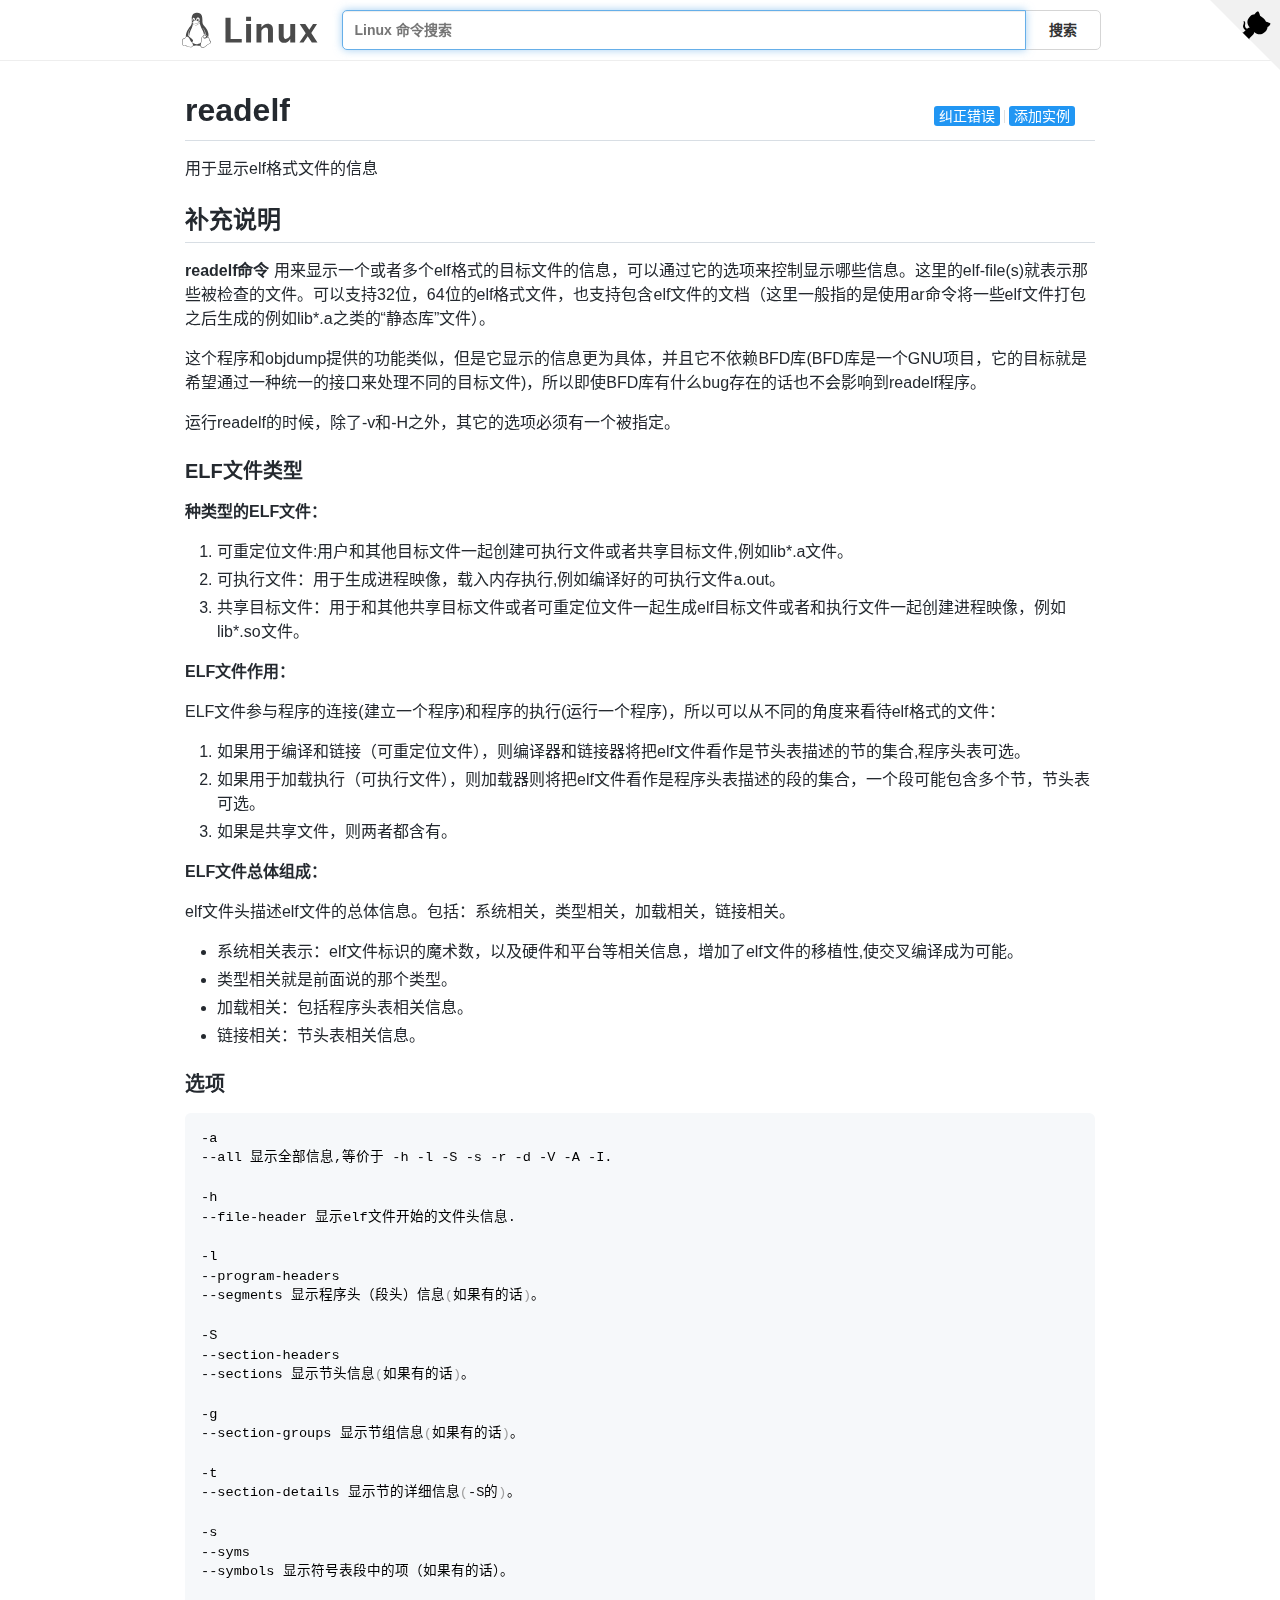
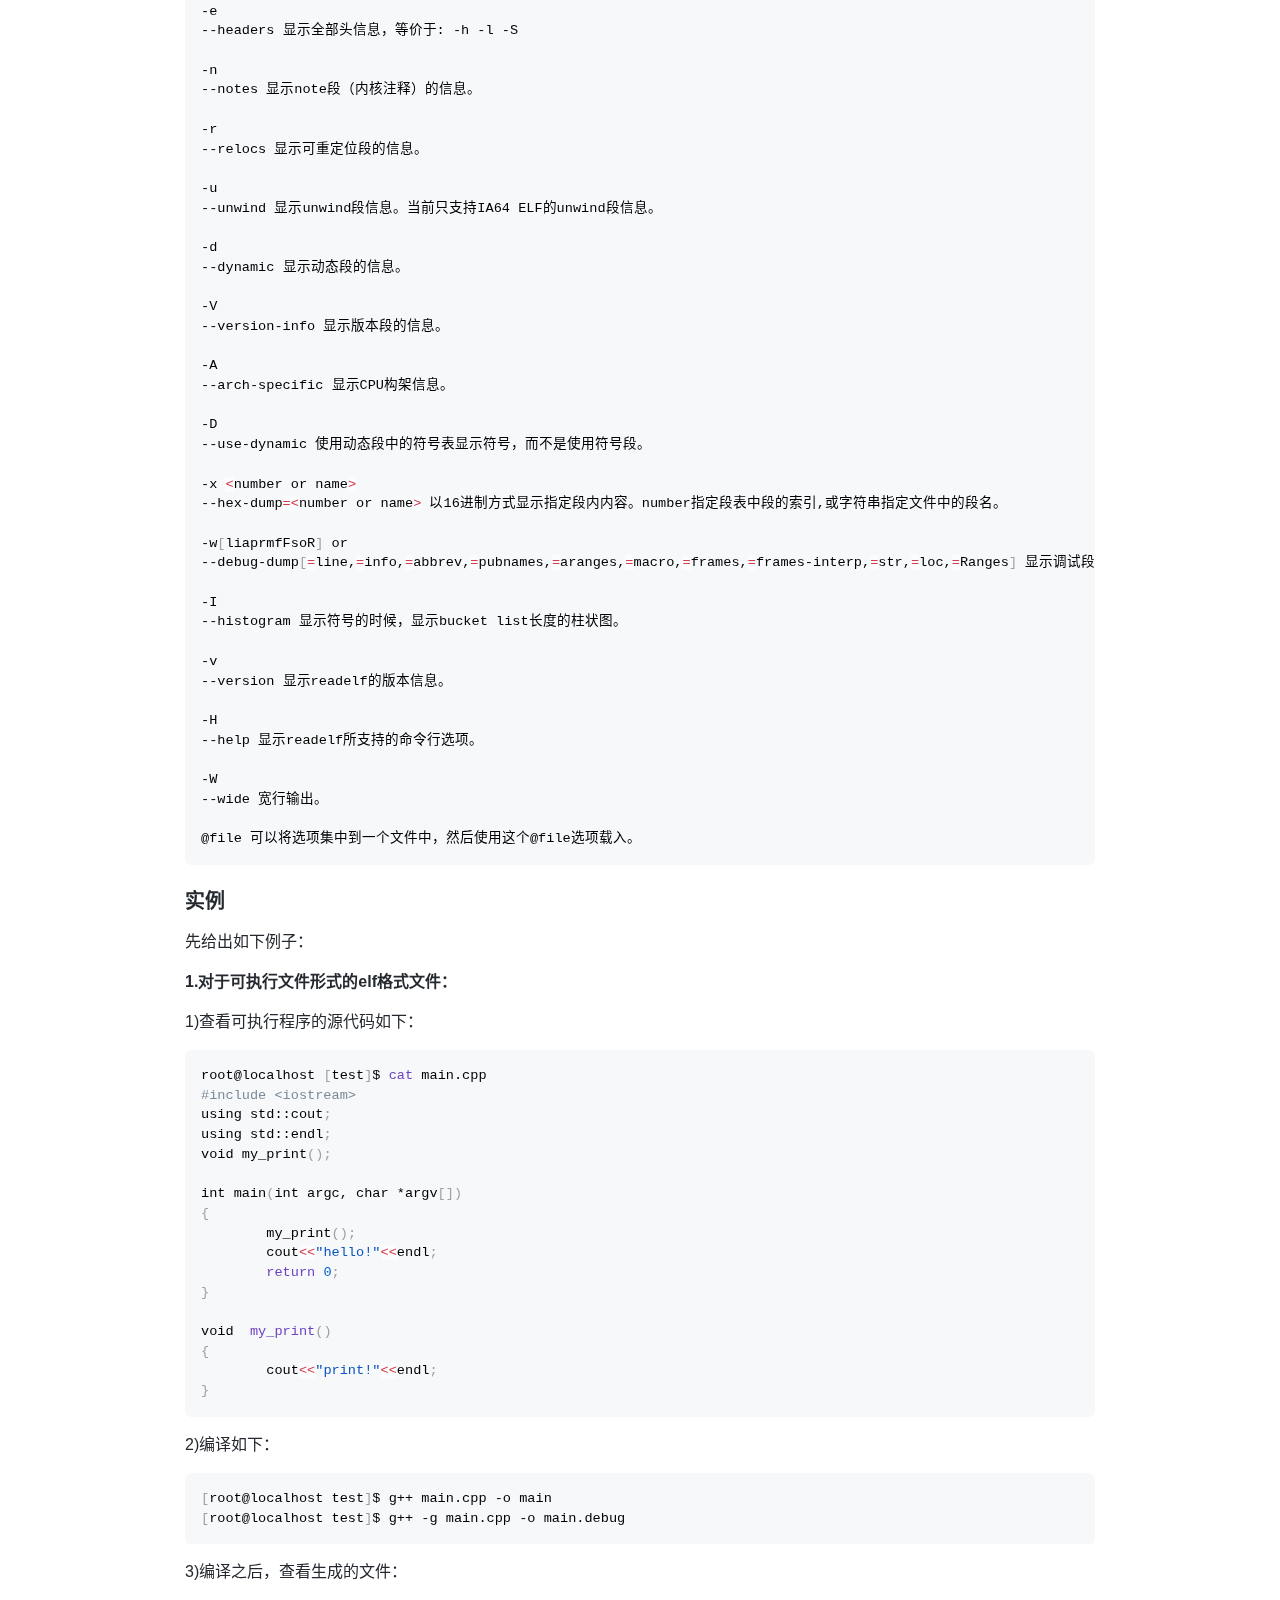
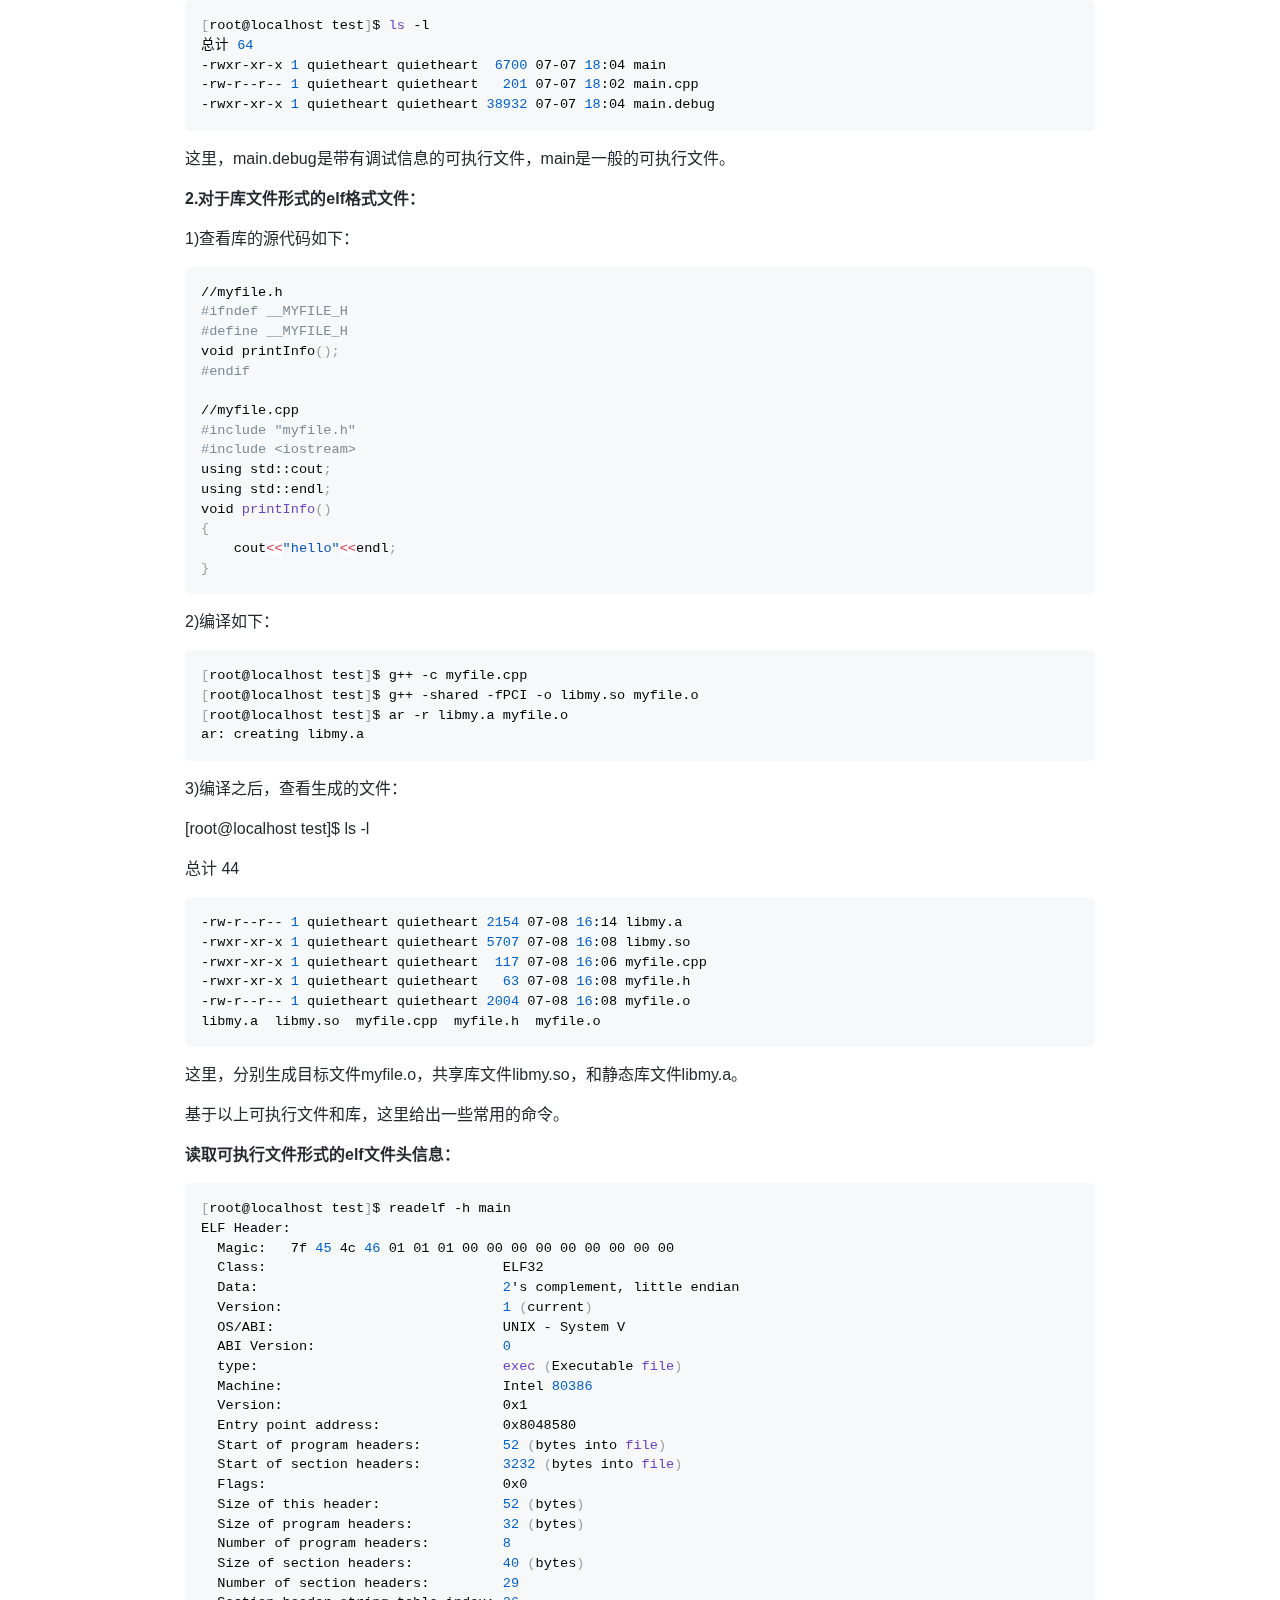
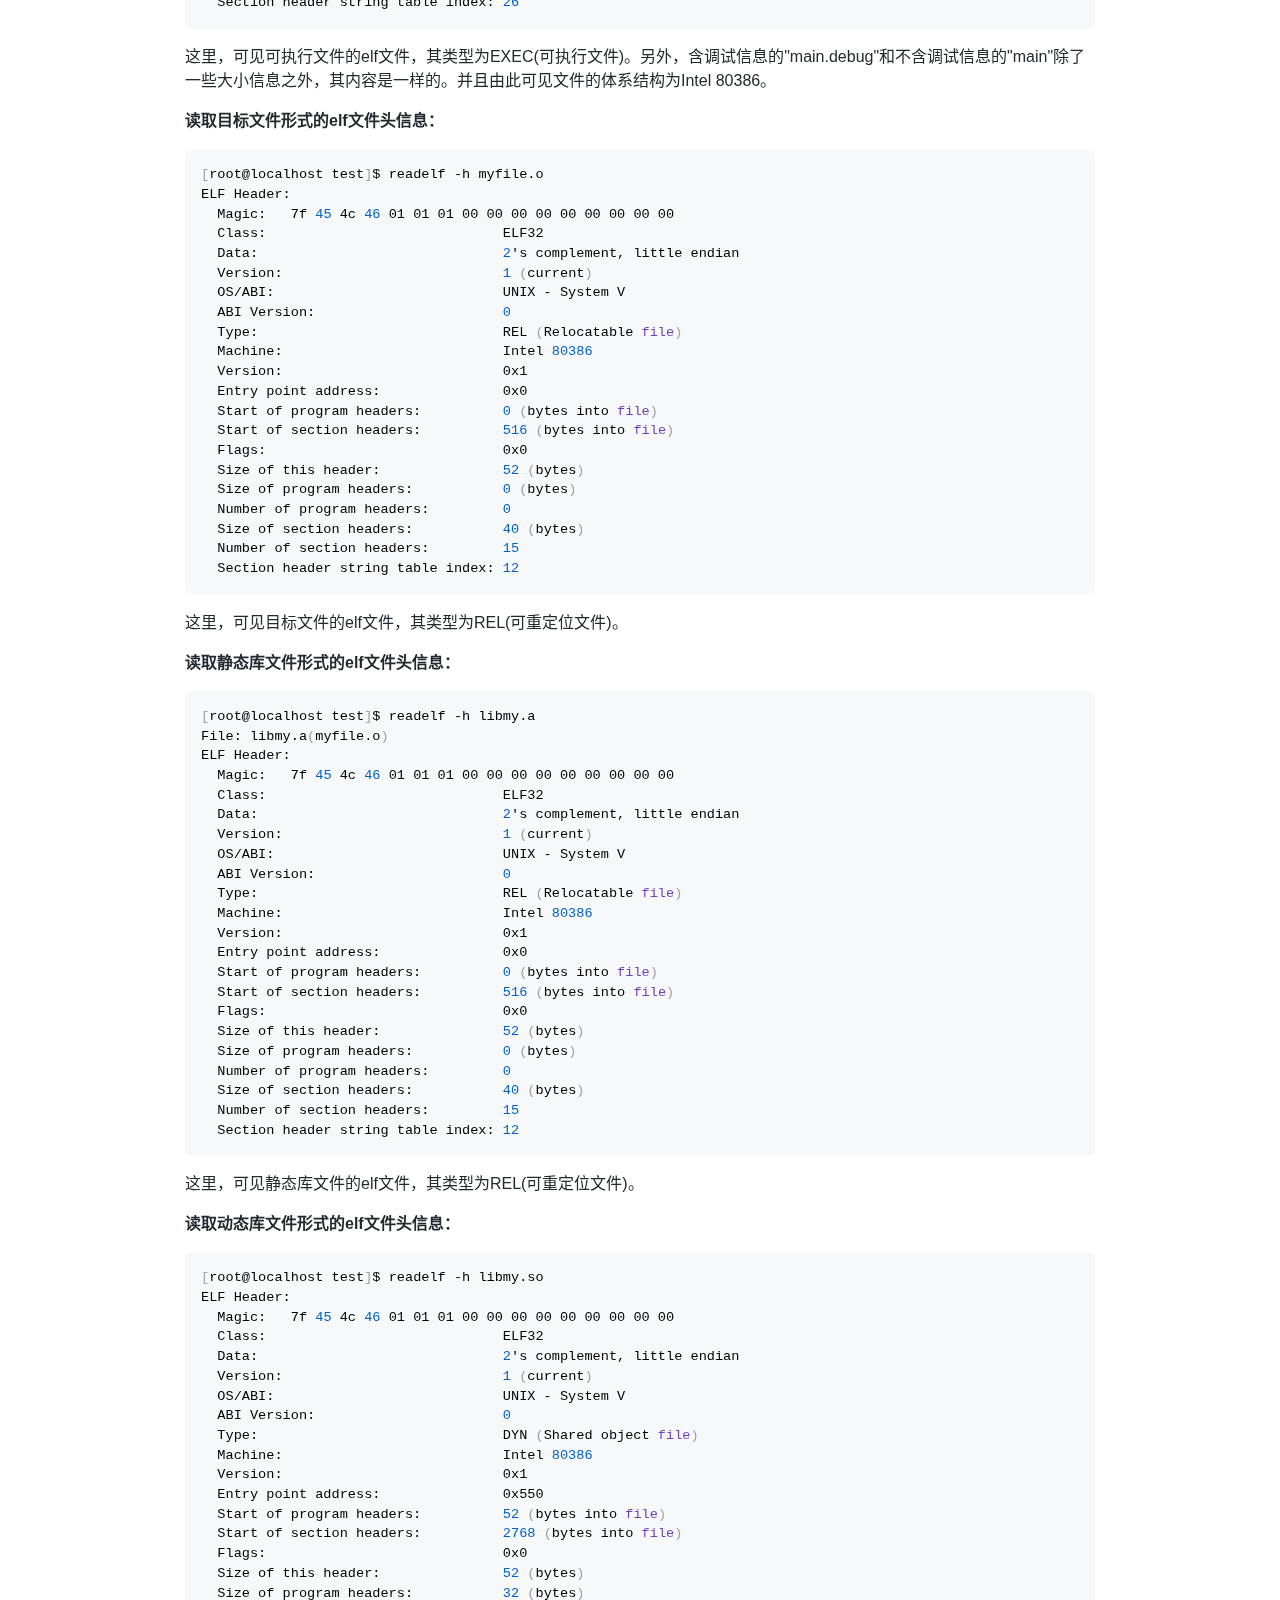
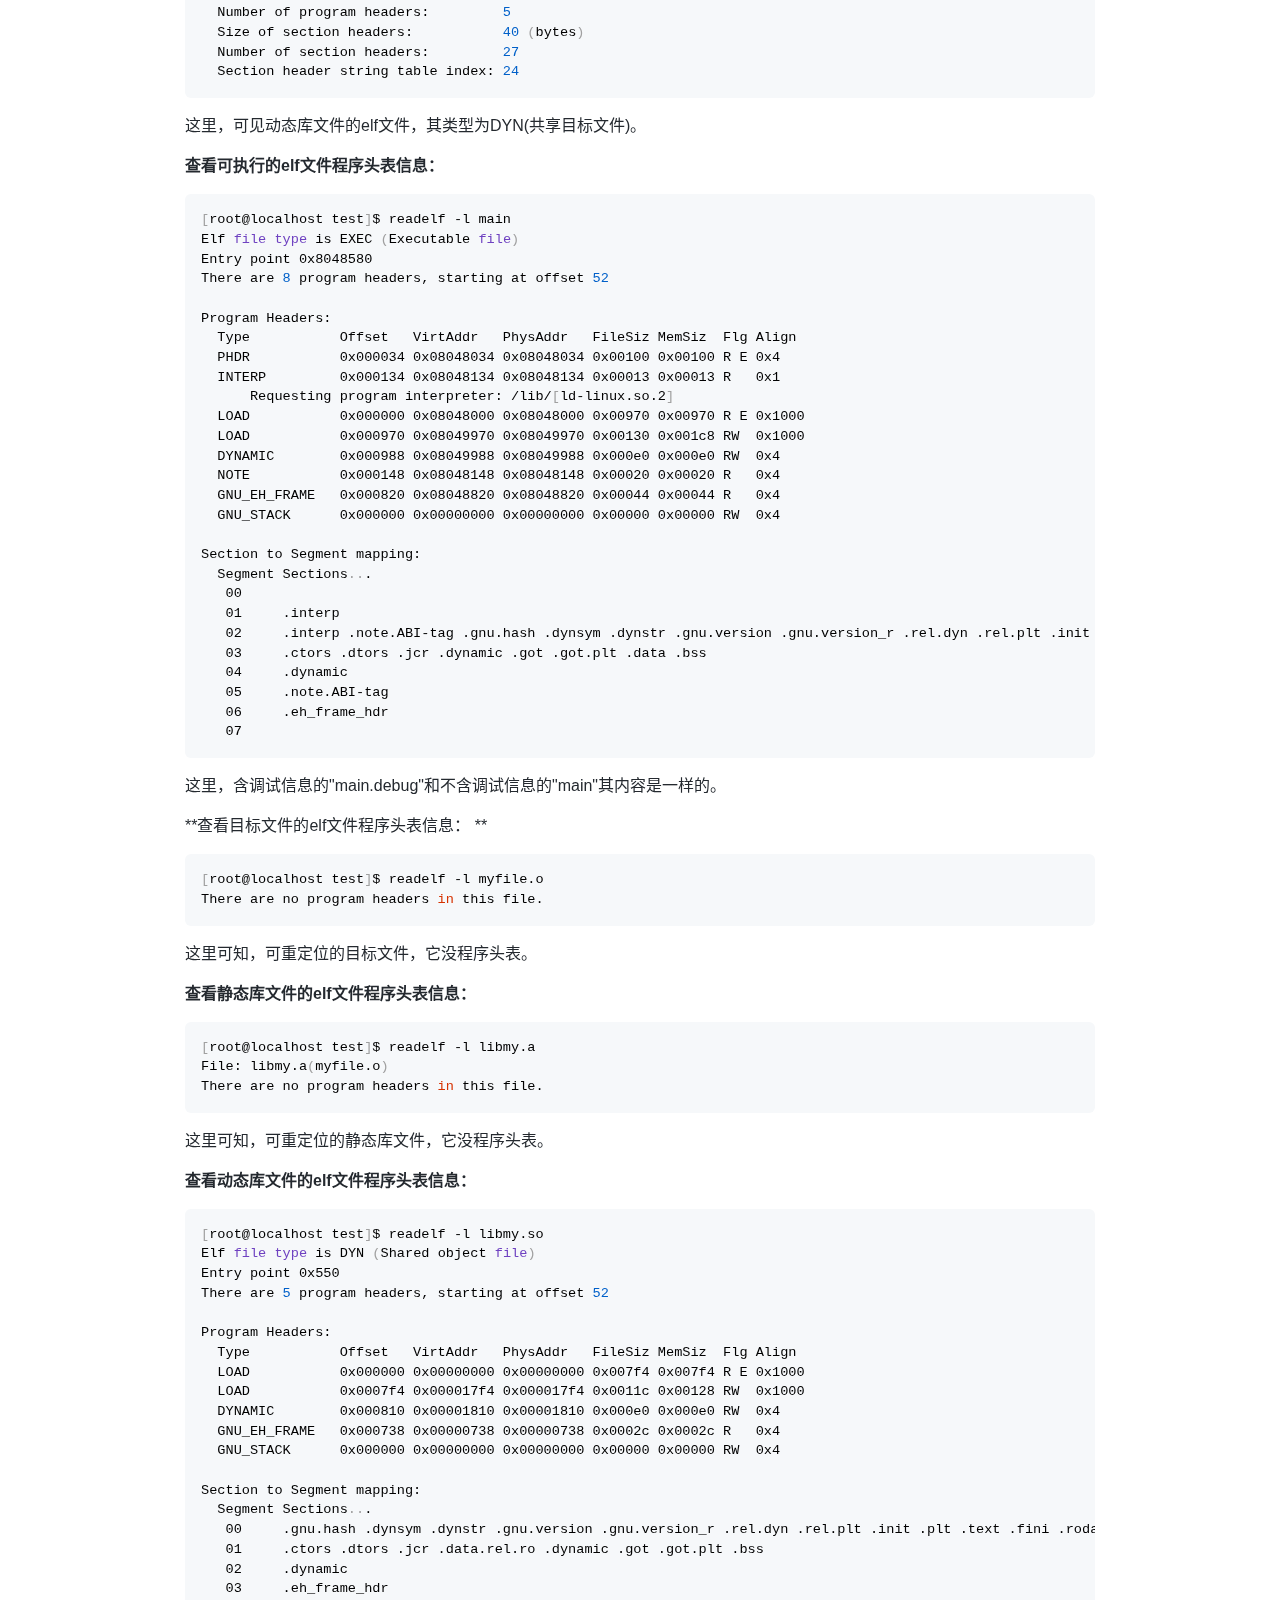
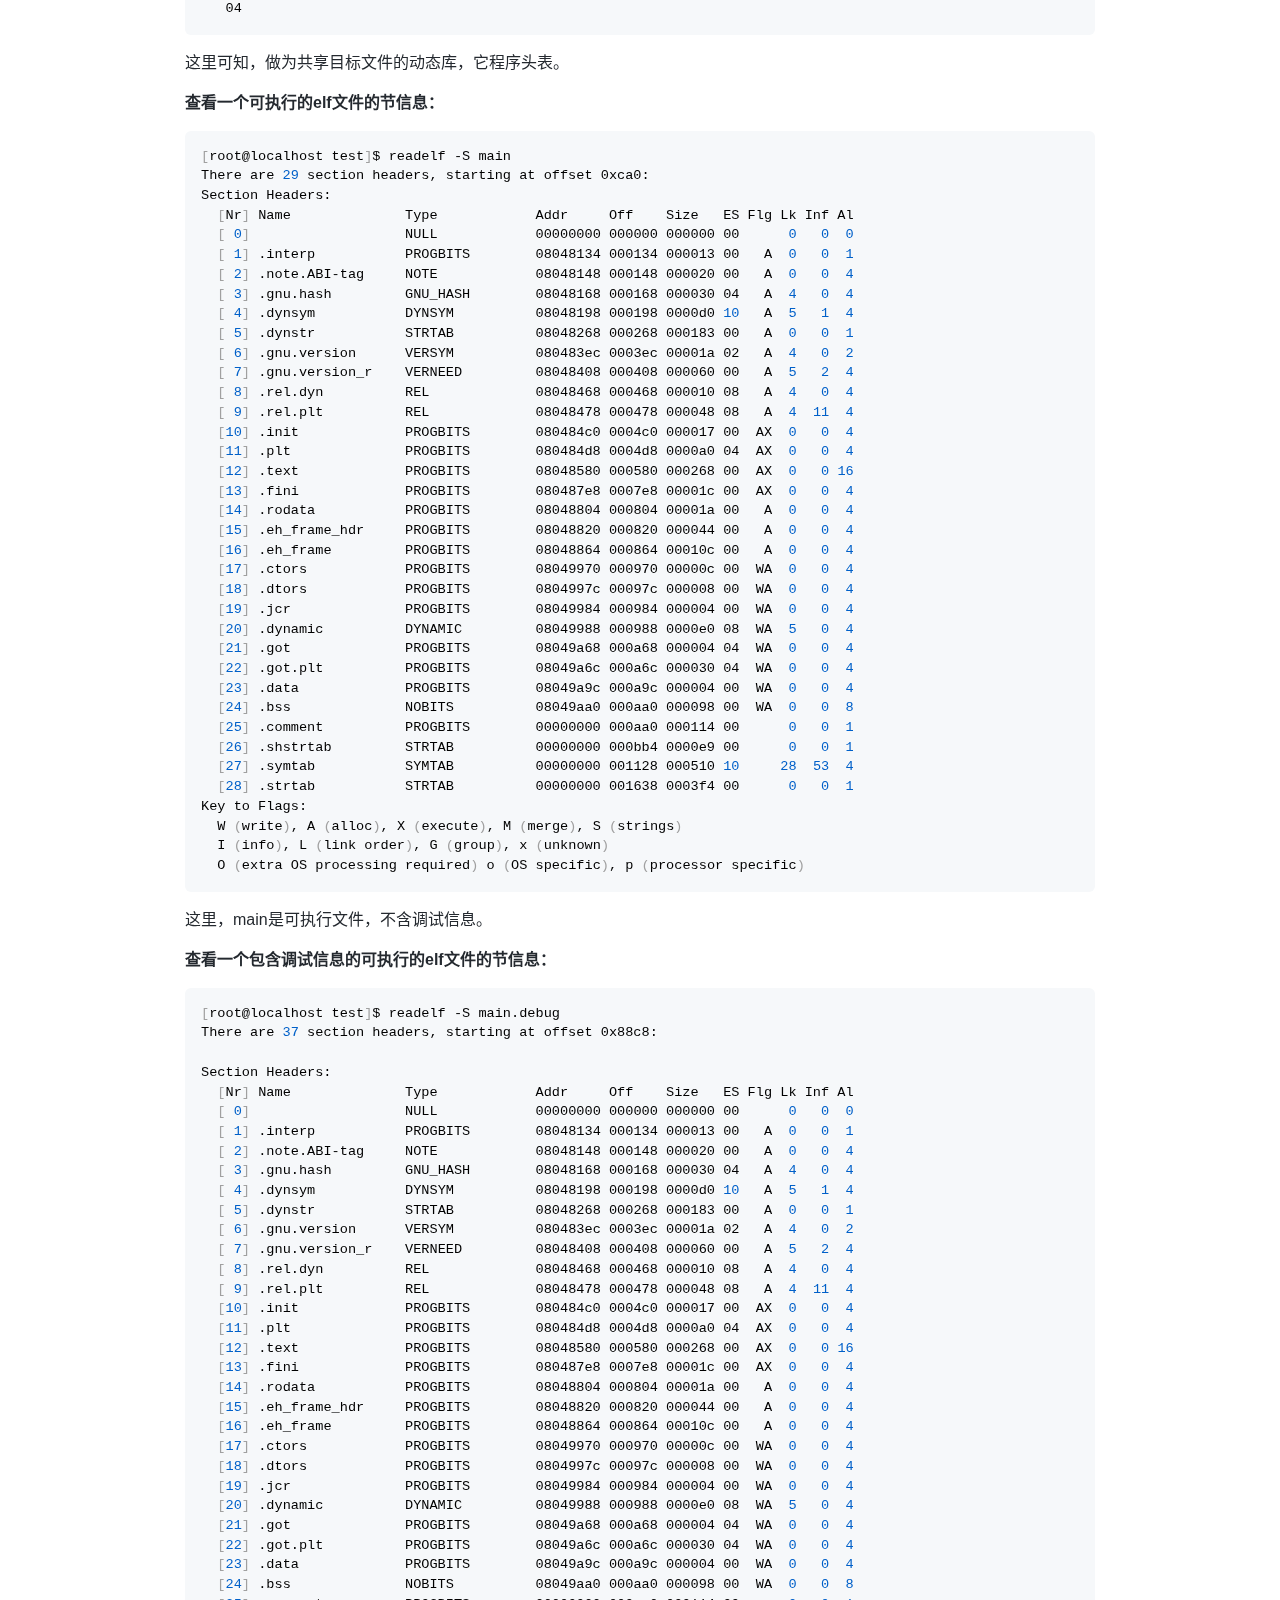
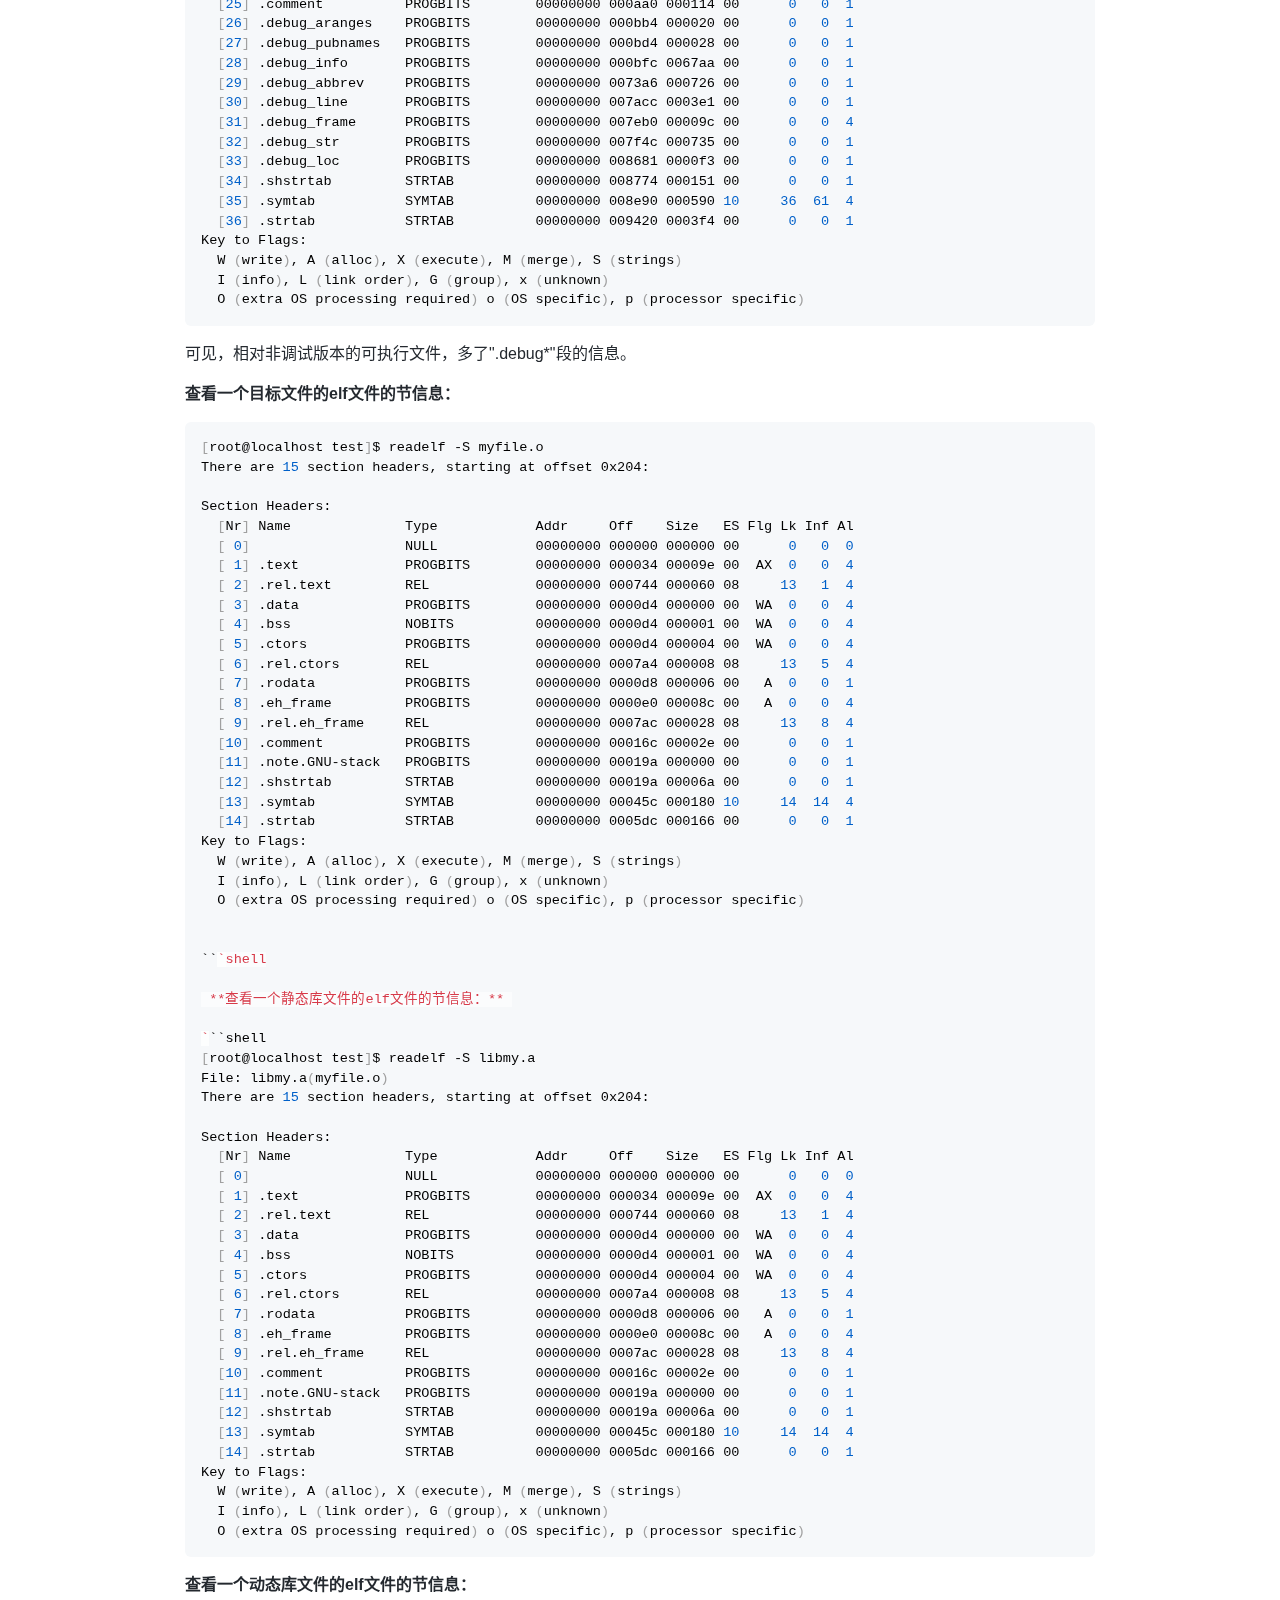
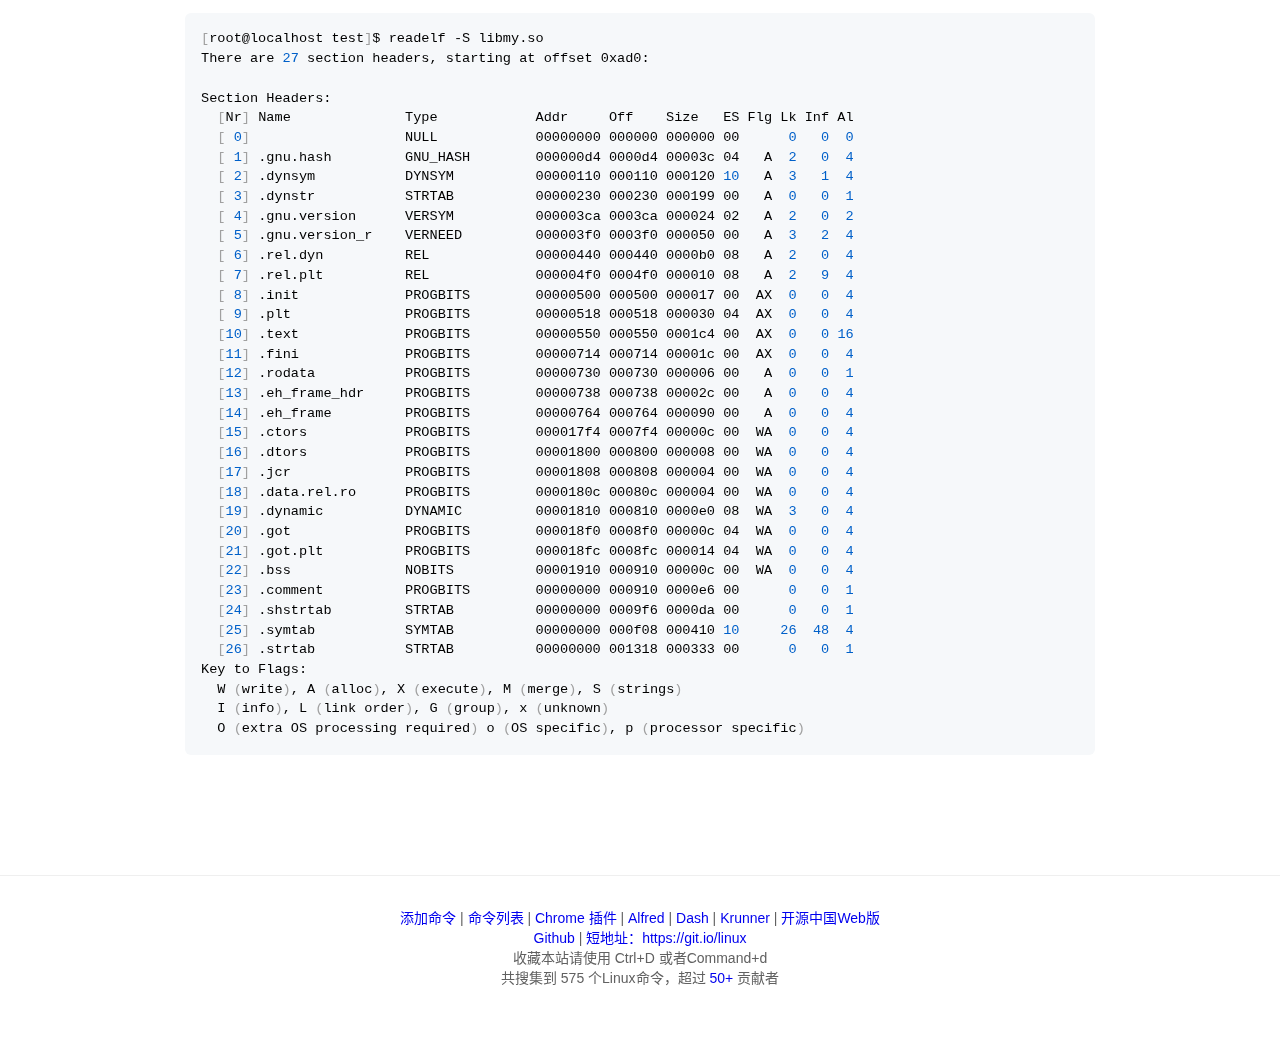
<file: readelf.html>
<!DOCTYPE html>
<html lang="zh-CN">
<head>
    <meta charset="UTF-8">
    <meta name="renderer" content="webkit">
    <meta http-equiv="X-UA-Compatible" content="IE=edge, chrome=1">
    <meta name="viewport" content="width=device-width, initial-scale=1, maximum-scale=1, user-scalable=no"/>
    <meta name="description" content="readelf:用于显示elf格式文件的信息 - 最专业的Linux命令大全，内容包含Linux命令手册、详解、学习，值得收藏的Linux命令速查手册。">
    <meta name="keywords" content="Linux,Command,命令大全,Linux命令手册,readelf,用于显示elf格式文件的信息">
    <title>readelf 命令，Linux readelf 命令详解：用于显示elf格式文件的信息 -  Linux 命令搜索引擎</title>
    <link rel="shortcut icon" href="../img/favicon.ico">
    <link rel="stylesheet" type="text/css" href="../css/index.css?v=1647058291483">
</head>
<body>
<a href="https://github.com/jaywcjlove/linux-command" target="_blank" class="github-corner">
  <svg viewBox="0 0 250 250">
      <!-- kenny wang <wowohoo@qq.com> https://github.com/jaywcjlove -->
      <title>logo</title>
      <desc>Linux Command Logo. https://github.com/jaywcjlove</desc>
      <path d="M0,0 L115,115 L130,115 L142,142 L250,250 L250,0 Z"></path>
      <path d="M128.3,109.0 C113.8,99.7 119.0,89.6 119.0,89.6 C122.0,82.7 120.5,78.6 120.5,78.6 C119.2,72.0 123.4,76.3 123.4,76.3 C127.3,80.9 125.5,87.3 125.5,87.3 C122.9,97.6 130.6,101.9 134.4,103.2" fill="currentColor" style="transform-origin: 130px 106px;" class="octo-arm"></path>
      <path d="M115.0,115.0 C114.9,115.1 118.7,116.5 119.8,115.4 L133.7,101.6 C136.9,99.2 139.9,98.4 142.2,98.6 C133.8,88.0 127.5,74.4 143.8,58.0 C148.5,53.4 154.0,51.2 159.7,51.0 C160.3,49.4 163.2,43.6 171.4,40.1 C171.4,40.1 176.1,42.5 178.8,56.2 C183.1,58.6 187.2,61.8 190.9,65.4 C194.5,69.0 197.7,73.2 200.1,77.6 C213.8,80.2 216.3,84.9 216.3,84.9 C212.7,93.1 206.9,96.0 205.4,96.6 C205.1,102.4 203.0,107.8 198.3,112.5 C181.9,128.9 168.3,122.5 157.7,114.1 C157.9,116.9 156.7,120.9 152.7,124.9 L141.0,136.5 C139.8,137.7 141.6,141.9 141.8,141.8 Z" fill="currentColor" class="octo-body"></path>
  </svg>
</a>
<div class="header header_list">
  <div class="header_inner">
      <div class="logo">
          <a href="/">
            <svg width="183px" height="48px" viewBox="0 0 183 48" version="1.1" xmlns="http://www.w3.org/2000/svg" xmlns:xlink="http://www.w3.org/1999/xlink"> <!-- kenny wang <wowohoo@qq.com> https://github.com/jaywcjlove --> <title>logo</title> <desc>Linux Command Logo. https://github.com/jaywcjlove</desc><g id="Page-1" stroke="none" stroke-width="1" fill="none" fill-rule="evenodd"> <g id="Desktop-HD" transform="translate(-576.000000, -261.000000)" fill="#4A4A4A"> <g id="logo" transform="translate(576.000000, 261.000000)"> <path d="M20.4917792,0.000336524232 C20.1886146,-0.000100520225 19.8723998,0.0124863601 19.542641,0.0387964365 C11.2083649,0.710004944 13.4186692,9.51473754 13.2949769,12.4631618 C13.1427718,14.6193207 12.7056049,16.3185233 11.2226825,18.426428 C9.48047033,20.4982285 7.02763261,23.8514609 5.86566251,27.3420607 C5.3172635,28.9894735 5.05630425,30.6686289 5.29730805,32.2578406 C5.22181299,32.325447 5.14994103,32.3962788 5.08160039,32.469239 C4.57008792,33.0153217 4.19213625,33.6769851 3.77100458,34.1224689 C3.37755968,34.5149436 2.81698897,34.6642292 2.20097918,34.8852382 C1.58472464,35.1063477 0.908127379,35.4323261 0.497432332,36.2204265 C0.497432332,36.2204265 0.497432332,36.2207368 0.49712203,36.2207368 C0.496684986,36.222048 0.495373852,36.2233591 0.494936808,36.2246702 L0.494936808,36.2246702 C0.123151829,36.919077 0.233680372,37.718746 0.347224522,38.4596325 C0.460773043,39.2004972 0.575720105,39.9005856 0.423139144,40.3755699 C-0.0645762474,41.7086473 -0.126850712,42.6307542 0.216491414,43.2996202 C0.560563403,43.9698759 1.2680029,44.2657113 2.06756262,44.432706 C3.66668644,44.7666954 5.83232039,44.6837094 7.53908826,45.5883128 L7.68579097,45.3115063 L7.54060917,45.5891344 C9.36778716,46.5444437 11.2201913,46.8837519 12.698079,46.5461831 C13.7695766,46.3014513 14.6393781,45.6634363 15.0860725,44.6816946 C16.2420201,44.6760567 17.5104717,44.1864315 19.5423657,44.0745568 C20.9208039,43.9635213 22.6427241,44.564051 24.6233484,44.4540775 C24.6751207,44.6689591 24.750052,44.8756375 24.8526175,45.0720452 C24.8539287,45.0742305 24.8548028,45.0759786 24.8556769,45.0780328 C25.6234722,46.6133699 27.0500902,47.3156173 28.570428,47.1956355 C30.0927718,47.075492 31.711331,46.1778551 33.0196848,44.6208231 L32.7798304,44.4192582 L33.0215204,44.618616 C34.2685787,43.1065034 36.3384911,42.4794975 37.7110118,41.6516741 C38.3972721,41.2377581 38.9541192,40.7194802 38.9971462,39.966706 C39.0401514,39.2142991 38.5984218,38.3711223 37.5826868,37.2436088 L37.5823765,37.2432985 C37.5820662,37.2428614 37.5815024,37.2424244 37.5810654,37.2415503 C37.2473295,36.8644028 37.0881185,36.1654026 36.91702,35.4210285 C36.7460395,34.6771089 36.5551865,33.8746254 35.9444344,33.3545687 L35.9444344,33.3545687 C35.9431233,33.3532575 35.9418121,33.3523835 35.940938,33.3515094 L35.940938,33.3515094 C35.6978714,33.1397045 35.4452772,32.9959518 35.1909042,32.8993694 C36.0400422,30.3810493 35.7068789,27.8734149 34.8497254,25.6073831 C33.7977638,22.8263338 31.9611937,20.4030752 30.5585738,18.7453569 C28.9885703,16.7650385 27.4529665,14.8848863 27.4832187,12.1079627 C27.5299825,7.86977213 27.9494053,0.0101787654 20.4914689,0 L20.4917792,0.000336524232 Z M21.5014393,6.5296802 C21.9246338,6.5296802 22.2860696,6.65372652 22.6573476,6.92320377 C23.0345213,7.1969553 23.3062494,7.53965497 23.5252523,8.01821865 C23.7401952,8.48461502 23.843613,8.94086321 23.8537568,9.48229573 C23.8537568,9.49649968 23.8537568,9.50864951 23.8576902,9.52285346 C23.8616236,10.0784681 23.7664397,10.5509481 23.5555483,11.0335676 C23.4352081,11.3089536 23.2970146,11.540089 23.1316064,11.7401941 C23.0754506,11.7132285 23.0171357,11.6873118 22.9566488,11.6624396 L22.9566488,11.6624396 C22.5373789,11.4828667 22.2157491,11.3685884 21.9476879,11.2755722 C22.044856,11.158772 22.1257661,11.0202464 22.1969169,10.8470719 C22.3043949,10.5854877 22.3571155,10.3299784 22.367255,10.025813 C22.367255,10.0136631 22.3711884,10.00348 22.3711884,9.98931975 C22.3772633,9.69732161 22.3387597,9.44789596 22.2535753,9.19239103 C22.1643483,8.92472316 22.0507955,8.73208707 21.886541,8.57188842 C21.722291,8.41168541 21.5580366,8.33869024 21.361336,8.33260221 C21.3521143,8.33216517 21.3429364,8.33216517 21.3338459,8.33216517 C21.1488275,8.33260221 20.9881699,8.39616596 20.8219532,8.53532529 C20.6475593,8.6813331 20.5177834,8.86788115 20.4103054,9.12744186 C20.3028318,9.38699819 20.2501067,9.64452664 20.239976,9.95073309 C20.2377908,9.96288293 20.2377908,9.97306607 20.2377908,9.9852159 C20.2342945,10.1535261 20.2449584,10.307711 20.2709188,10.4574381 C19.8923378,10.2687966 19.535574,10.1401875 19.2007499,10.0604924 C19.181651,9.91570835 19.1706375,9.76629596 19.1670975,9.61007442 L19.1670975,9.56750629 C19.1610225,9.01391519 19.2522643,8.53941165 19.4651836,8.05679657 C19.6781029,7.57417712 19.9417194,7.2274173 20.3128051,6.94555422 C20.6838952,6.66369114 21.0488973,6.53391079 21.4808239,6.52985938 L21.5010154,6.52985938 L21.5014393,6.5296802 Z M15.7091362,6.98827969 C15.9898804,6.98871673 16.2410892,7.0827381 16.5009296,7.29023807 C16.7828014,7.51531597 16.9957164,7.80326271 17.1741616,8.20882685 C17.3526112,8.614391 17.4479175,9.01995077 17.4742757,9.49851445 L17.4742757,9.50244785 C17.4870374,9.70344023 17.485464,9.89263677 17.469643,10.0758677 C17.4141165,10.091645 17.3597045,10.1087334 17.3064069,10.1270762 C17.0036968,10.2312719 16.7369205,10.373272 16.5044085,10.5268101 C16.5271785,10.366205 16.5305437,10.2032486 16.5131057,10.0215605 C16.5109204,10.0114211 16.5109204,10.0032921 16.5109204,9.99319633 C16.4865771,9.75189098 16.435893,9.54911109 16.3507218,9.34429895 C16.2594713,9.131384 16.1580813,8.98132478 16.0242452,8.86573527 C15.9029566,8.76098882 15.7883592,8.71289208 15.6622806,8.71384046 C15.6492567,8.71384046 15.636058,8.71427751 15.6227281,8.71558864 C15.4807804,8.72773848 15.3631674,8.79669098 15.251638,8.93255936 C15.1401086,9.068419 15.0671091,9.23672919 15.0143884,9.4597792 C14.9616634,9.68284232 14.9474682,9.90184967 14.9697706,10.1532945 C14.9697706,10.1634339 14.9719558,10.1715629 14.9719558,10.1816586 C14.9962992,10.4249963 15.0449553,10.6277718 15.1321501,10.8325883 C15.2213771,11.0434797 15.3247905,11.1935346 15.4586266,11.3091153 C15.481047,11.3284764 15.5032139,11.3458708 15.525289,11.361399 C15.3860816,11.468536 15.3196072,11.5179308 15.2055298,11.6017559 C15.1323642,11.6554425 15.0452263,11.7193646 14.94395,11.7940162 C14.7230765,11.5871106 14.5507673,11.3270648 14.4001137,10.984671 C14.2216641,10.5791112 14.1263578,10.1735471 14.0979674,9.69498342 L14.0979674,9.69105002 C14.0716136,9.21249508 14.1182463,8.8008429 14.2500545,8.37500864 C14.3818627,7.94916563 14.5582845,7.6409444 14.813785,7.38745861 C15.06929,7.13399031 15.3268184,7.00623784 15.6370763,6.99001912 C15.6613322,6.98870799 15.6853347,6.98827095 15.709123,6.98827095 L15.7091362,6.98827969 Z M18.3434478,10.3083666 C18.9959552,10.3057443 19.7811624,10.5197693 20.731756,11.1309629 C21.3156605,11.5106715 21.7700031,11.5424053 22.8162176,11.9904939 L22.8175288,11.9909309 L22.8188399,11.991368 C23.322219,12.1979021 23.6176741,12.4671083 23.7620255,12.7505841 C23.906377,13.034073 23.9099039,13.3414857 23.7890786,13.6648724 C23.5474411,14.3116676 22.7761407,14.9923468 21.6937826,15.3303395 L21.6929085,15.3307766 L21.6920344,15.3312136 C21.1642857,15.5026793 20.7040867,15.8813302 20.1615484,16.1915706 C19.6190277,16.5017979 19.00512,16.7520102 18.1703739,16.7037212 C18.1703739,16.7037168 18.1703739,16.7037212 18.1703739,16.7037212 C17.4597396,16.6622893 17.0349499,16.4210539 16.650849,16.1123607 C16.2667437,15.8036631 15.9320245,15.4158517 15.4418966,15.1280491 L15.4405854,15.1271751 L15.4392743,15.126301 C14.6497885,14.6800742 14.2187709,14.163964 14.0834969,13.7165354 C13.9482185,13.2691068 14.075193,12.8871911 14.4668766,12.5936327 C14.9072645,12.2635986 15.2131825,12.0390976 15.4169632,11.8895453 C15.6194022,11.7409983 15.703625,11.685297 15.7680935,11.623394 C15.7684038,11.622957 15.7685305,11.622957 15.7689675,11.6225199 L15.7692735,11.6220829 C16.1001729,11.3088706 16.6276463,10.738226 17.4227569,10.4645313 C17.696421,10.3703264 18.001784,10.3095466 18.3435746,10.3081961 L18.3434478,10.3083666 Z M22.9062619,13.0069369 C22.6246829,13.0237631 22.3297828,13.1687002 21.9864013,13.3604054 C21.6430199,13.5521105 21.256878,13.7973406 20.8384079,14.0388338 C20.0014721,14.5218204 19.038047,14.9837283 18.0805918,14.9837283 C17.1216551,14.9837283 16.3555118,14.5408493 15.7808726,14.0854752 C15.4935509,13.8577838 15.2564149,13.6284404 15.0669561,13.4510265 C14.9722311,13.3623109 14.8900799,13.2867065 14.8134179,13.2276487 C14.7367734,13.1685909 14.6743853,13.1100357 14.5461303,13.1100357 L14.5400116,13.3795435 C14.5308337,13.4697233 14.5213935,13.4669437 14.5251084,13.4693999 C14.5310959,13.4733333 14.5608587,13.4835601 14.5955731,13.5103509 C14.6519344,13.5537495 14.7301609,13.6245375 14.8230067,13.7114832 C15.0086981,13.8853788 15.2554403,14.124464 15.5592255,14.3652012 C16.166796,14.8466668 17.0117515,15.3406363 18.0806093,15.3406363 C19.1509618,15.3406363 20.1636375,14.8403471 21.016875,14.3479598 C21.4434872,14.1017639 21.8309534,13.8560094 22.1604324,13.6720705 C22.4898897,13.4881185 22.7670895,13.3727781 22.9275766,13.3632068 L22.9062925,13.00695 L22.9062619,13.0069369 Z M23.8576858,14.2878093 C24.5685911,17.0901733 26.2220701,21.1378562 27.2848005,23.113201 C27.8496849,24.1612205 28.9735097,26.3878921 29.4590574,29.0706371 C29.7667148,29.0611969 30.1054855,29.1059065 30.4682673,29.1987042 C31.7377591,25.907589 29.3917525,22.3626165 28.3189832,21.375368 C27.8858722,20.9551061 27.8650557,20.7668098 28.0797669,20.7757081 C29.2436775,21.8049915 30.7716374,23.8752142 31.3275492,26.211938 C31.581035,27.2774436 31.6350799,28.3975886 31.3630809,29.5030663 C31.4961478,29.5583437 31.6312951,29.6184504 31.7682604,29.683286 C33.806037,30.6755779 34.5596721,31.5384567 34.1973186,32.716121 C34.0779748,32.7117506 33.960576,32.7126247 33.8460659,32.7152469 C33.8354021,32.7155572 33.8247819,32.715684 33.814118,32.716121 C34.1092104,31.7826203 33.4554837,31.0941179 31.7135031,30.305952 C29.9067264,29.5110511 28.4669839,29.5901387 28.2236507,31.2022427 C28.2080919,31.2867016 28.1955487,31.3727644 28.1860212,31.460029 C28.05104,31.506902 27.9153158,31.5667509 27.7792552,31.6412014 C26.9308557,32.1054213 26.4677896,32.9477371 26.2102393,33.9808403 C25.9529032,35.0131131 25.8791213,36.2610673 25.8081016,37.6639101 L25.8081016,37.6647842 C25.7647031,38.3701826 25.4746935,39.3242507 25.1805582,40.3347805 C22.2207839,42.446033 18.1128938,43.3607409 14.6251435,40.9805006 C14.3887768,40.6065916 14.1176344,40.2361221 13.8385378,39.8707355 C13.6603154,39.6373843 13.4772332,39.4054841 13.2952172,39.1768225 C13.6532528,39.1768225 13.9575843,39.1184771 14.2035442,39.0069433 C14.5094142,38.8682516 14.724322,38.6454901 14.8306462,38.3594969 C15.0432858,37.7875325 14.8297721,36.9806654 14.1489836,36.0592664 C13.4682956,35.137933 12.3154554,34.0981212 10.6214273,33.0592009 C10.6214273,33.0592009 10.621117,33.0592009 10.621117,33.0588906 C9.37658486,32.2846183 8.68057408,31.3355981 8.3547924,30.3051959 C8.02898013,29.2747018 8.07466439,28.1604089 8.32577265,27.0602631 C8.80774091,24.9485692 10.0461107,22.8947793 10.8362565,21.605909 C11.0489879,21.4493815 10.9122629,21.8964561 10.0363515,23.5230089 C9.25134103,25.0101357 7.78376323,28.4420972 9.79314068,31.1210705 C9.84684033,29.2145776 10.3021401,27.2701931 11.0664741,25.45145 C12.1797968,22.9278068 14.5084483,18.5514927 14.6933968,15.0635108 C14.7887555,15.1327561 15.1164383,15.3538525 15.2624505,15.4368866 C15.2627608,15.4373237 15.2628875,15.4373237 15.2633246,15.4373237 C15.6905181,15.6888908 16.0113611,16.0566244 16.426903,16.3905832 C16.8432709,16.7252019 17.3634237,17.0142238 18.149269,17.0600129 L18.149269,17.0600129 C19.066516,17.113092 19.7655905,16.8289912 20.3383504,16.5014745 C20.9102449,16.1744603 21.3671137,15.8125482 21.7999582,15.6712779 C21.8003952,15.6708409 21.8012693,15.6708409 21.8017063,15.6708409 C22.7163355,15.3848215 23.44356,14.8785842 23.857393,14.2881327 L23.8576858,14.2878093 Z M29.6669682,30.3312962 C30.0374289,30.329548 30.4861993,30.4530917 30.9774372,30.6728508 C32.2995623,31.2832227 32.713238,31.8063999 32.3522873,32.5749338 C32.0481219,33.1548918 30.7462669,34.0775407 29.8540319,33.8342075 C28.9435503,33.5989814 28.4994564,32.2869871 28.6474877,31.2953987 C28.7267763,30.6220356 29.1076387,30.3339097 29.6669682,30.3312962 L29.6669682,30.3312962 Z M28.1710786,32.1433306 C28.2458176,33.3559191 28.8457529,34.5926195 29.9067526,34.8602742 C31.0678224,35.1661922 32.7418469,34.16998 33.4486352,33.3574182 C33.5895689,33.3517803 33.7273516,33.3448313 33.8611658,33.3416409 C34.4811527,33.3266503 35.001157,33.3620509 35.5324588,33.8267253 L35.534207,33.8284735 L35.5359552,33.8302216 C35.9442465,34.1761336 36.1383204,34.8298385 36.3066481,35.5621545 C36.4749627,36.294475 36.6095636,37.0920505 37.11435,37.6602345 L37.115224,37.6611086 L37.1156611,37.6619827 C38.0861227,38.7388952 38.3980544,39.4668146 38.3715083,39.931406 C38.344936,40.3960279 38.008556,40.7409347 37.3873891,41.1155867 C36.1455928,41.864576 33.9453056,42.5158727 32.5399192,44.2181871 C31.3196037,45.6704378 29.8315635,46.4680352 28.5210638,46.5714617 C27.2105642,46.6748883 26.0799127,46.1309646 25.4133237,44.793071 L25.4115756,44.7900117 L25.4098274,44.7869524 C24.9962959,44.0002986 25.1685614,42.758852 25.5169207,41.4493706 C25.8652845,40.1398937 26.3657922,38.7953264 26.4327911,37.7024923 L26.4327911,37.7007442 L26.4327911,37.698996 C26.5036666,36.2987755 26.5820418,35.0759688 26.8172504,34.1324728 C27.0524633,33.1889769 27.4228236,32.5499829 28.0790545,32.1909116 C28.109604,32.1742165 28.139948,32.1584392 28.1701128,32.1435097 L28.1710786,32.1433306 Z M6.86074718,32.2348346 C6.95869322,32.2351449 7.06234705,32.2434006 7.17277507,32.2601394 C7.91559769,32.3726653 8.5633675,32.8920358 9.18746261,33.7385341 C9.8115621,34.5850455 10.3922762,35.7405823 10.9892352,37.0223812 L10.9901093,37.0241294 L10.9905463,37.0258776 C11.4702594,38.0271115 12.4825418,39.128044 13.3403902,40.2511564 C14.1982341,41.3742689 14.8621527,42.5016163 14.7756966,43.3644732 L14.7753863,43.3684066 L14.775076,43.37234 C14.6632363,44.843978 13.8330966,45.6451198 12.5587449,45.9361914 C11.2847734,46.2271625 9.55771794,45.9379396 7.83269472,45.035587 L7.83094655,45.035587 C5.9224477,44.0247687 3.65205856,44.1251622 2.19566909,43.8209924 C1.46727769,43.6688572 0.99200058,43.44013 0.773862951,43.0151698 C0.55571221,42.5902315 0.550839164,41.8488511 1.01440785,40.5847437 L1.01659307,40.5791059 L1.01834125,40.573468 C1.24759292,39.8663213 1.07793226,39.0925822 0.96663015,38.3663367 C0.855328038,37.6400911 0.800894151,36.9795116 1.04888192,36.5190765 L1.05019305,36.5168913 L1.05150418,36.514706 C1.36900824,35.9026821 1.83472718,35.683902 2.41273159,35.4765375 C2.990736,35.2691556 3.67612223,35.1062953 4.21734934,34.5638925 L4.21997161,34.5612703 L4.22259387,34.558648 C4.72293985,34.0308163 5.09877623,33.3691834 5.53863963,32.8995879 C5.90977341,32.5033678 6.28118253,32.2407652 6.84099715,32.2368755 L6.86053303,32.2368755 L6.86074718,32.2348346 Z" id="path4004"></path> <path d="M58.5014648,40 L58.5014648,6.7578125 L65.4194336,6.7578125 L65.4194336,35.2832031 L80.4008789,35.2832031 L80.4008789,40 L58.5014648,40 L58.5014648,40 L58.5014648,40 Z M86.2524414,40 L86.2524414,15.3378906 L92.9008789,15.3378906 L92.9008789,40 L86.2524414,40 L86.2524414,40 L86.2524414,40 Z M86.2524414,11.1826172 L86.2524414,5.63476562 L92.9008789,5.63476562 L92.9008789,11.1826172 L86.2524414,11.1826172 L86.2524414,11.1826172 L86.2524414,11.1826172 Z M100.211426,40 L100.211426,15.3378906 L106.859863,15.3378906 L106.859863,19.9873047 C109.031098,16.513329 111.8312,14.7763672 115.260254,14.7763672 C117.461437,14.7763672 119.198399,15.4726493 120.471191,16.8652344 C121.743984,18.2578195 122.380371,20.1594932 122.380371,22.5703125 L122.380371,40 L115.731934,40 L115.731934,24.2099609 C115.731934,21.4098167 114.803557,20.0097656 112.946777,20.0097656 C110.835439,20.0097656 108.806488,21.4996596 106.859863,24.4794922 L106.859863,40 L100.211426,40 L100.211426,40 L100.211426,40 Z M145.672363,40 L145.672363,35.3505859 C143.516102,38.8245616 140.716,40.5615234 137.271973,40.5615234 C135.07079,40.5615234 133.333828,39.8652413 132.061035,38.4726562 C130.788242,37.0800712 130.151855,35.1783975 130.151855,32.7675781 L130.151855,15.3378906 L136.800293,15.3378906 L136.800293,31.1279297 C136.800293,33.9280739 137.736156,35.328125 139.60791,35.328125 C141.704275,35.328125 143.725739,33.838231 145.672363,30.8583984 L145.672363,15.3378906 L152.320801,15.3378906 L152.320801,40 L145.672363,40 L145.672363,40 L145.672363,40 Z M158.003418,40 L166.471191,27.6240234 L158.362793,15.3378906 L165.932129,15.3378906 L171.23291,23.1542969 L176.309082,15.3378906 L181.699707,15.3378906 L173.973145,27.4443359 L182.26123,40 L174.691895,40 L169.166504,31.8466797 L163.506348,40 L158.003418,40 L158.003418,40 L158.003418,40 Z" id="Linux"></path> </g> </g> </g> </svg> 
          </a>
      </div>
      <div class="search">
          <ul class="search-list" id="result">
            <!-- <li><a href="#"><strong>find</strong> - 指定目录下查找文件。</a></li> -->
          </ul>
          <input type="text" class="query" id="query" autocomplete="off" autofocus="autofocus" placeholder="Linux 命令搜索"/>
          <div class="enter-input">
              <input type="hidden" id="current_path" value="/c/readelf.html">
              <button id="search_btn">搜索</button>
          </div>
      </div>
  </div>
</div>
<script type="text/javascript" src="../js/copy-to-clipboard.js"></script>

<div class="markdown-body">

<span class="edit_btn">
<a target="_blank" href="https://github.com/jaywcjlove/linux-command/edit/master/command/readelf.md">纠正错误</a> 
<span class="split"></span>
<a target="_blank" href="https://github.com/jaywcjlove/linux-command/edit/master/command/readelf.md">添加实例</a>
</span>



<div class="markdown-body">
  <h1 id="readelf"><a class="anchor" aria-hidden="true" tabindex="-1" href="#readelf"><span class="octicon octicon-link"></span></a>readelf</h1>
  <p>用于显示elf格式文件的信息</p>
  <h2 id="补充说明"><a class="anchor" aria-hidden="true" tabindex="-1" href="#补充说明"><span class="octicon octicon-link"></span></a>补充说明</h2>
  <p><strong>readelf命令</strong> 用来显示一个或者多个elf格式的目标文件的信息，可以通过它的选项来控制显示哪些信息。这里的elf-file(s)就表示那些被检查的文件。可以支持32位，64位的elf格式文件，也支持包含elf文件的文档（这里一般指的是使用ar命令将一些elf文件打包之后生成的例如lib*.a之类的“静态库”文件）。 </p>
  <p>这个程序和objdump提供的功能类似，但是它显示的信息更为具体，并且它不依赖BFD库(BFD库是一个GNU项目，它的目标就是希望通过一种统一的接口来处理不同的目标文件)，所以即使BFD库有什么bug存在的话也不会影响到readelf程序。 </p>
  <p>运行readelf的时候，除了-v和-H之外，其它的选项必须有一个被指定。 </p>
  <h3 id="elf文件类型"><a class="anchor" aria-hidden="true" tabindex="-1" href="#elf文件类型"><span class="octicon octicon-link"></span></a>ELF文件类型</h3>
  <p><strong>种类型的ELF文件：</strong></p>
  <ol>
    <li>可重定位文件:用户和其他目标文件一起创建可执行文件或者共享目标文件,例如lib*.a文件。 </li>
    <li>可执行文件：用于生成进程映像，载入内存执行,例如编译好的可执行文件a.out。 </li>
    <li>共享目标文件：用于和其他共享目标文件或者可重定位文件一起生成elf目标文件或者和执行文件一起创建进程映像，例如lib*.so文件。 </li>
  </ol>
  <p><strong>ELF文件作用：</strong></p>
  <p>ELF文件参与程序的连接(建立一个程序)和程序的执行(运行一个程序)，所以可以从不同的角度来看待elf格式的文件： </p>
  <ol>
    <li>如果用于编译和链接（可重定位文件），则编译器和链接器将把elf文件看作是节头表描述的节的集合,程序头表可选。 </li>
    <li>如果用于加载执行（可执行文件），则加载器则将把elf文件看作是程序头表描述的段的集合，一个段可能包含多个节，节头表可选。 </li>
    <li>如果是共享文件，则两者都含有。 </li>
  </ol>
  <p><strong>ELF文件总体组成：</strong>  </p>
  <p>elf文件头描述elf文件的总体信息。包括：系统相关，类型相关，加载相关，链接相关。 </p>
  <ul>
    <li>系统相关表示：elf文件标识的魔术数，以及硬件和平台等相关信息，增加了elf文件的移植性,使交叉编译成为可能。 </li>
    <li>类型相关就是前面说的那个类型。 </li>
    <li>加载相关：包括程序头表相关信息。 </li>
    <li>链接相关：节头表相关信息。 </li>
  </ul>
  <h3 id="选项"><a class="anchor" aria-hidden="true" tabindex="-1" href="#选项"><span class="octicon octicon-link"></span></a>选项</h3>
  <pre class="language-shell"><code class="language-shell">-a 
--all 显示全部信息,等价于 -h -l -S -s -r -d -V -A -I. 

-h 
--file-header 显示elf文件开始的文件头信息. 

-l 
--program-headers  
--segments 显示程序头（段头）信息<span class="token punctuation">(</span>如果有的话<span class="token punctuation">)</span>。 

-S 
--section-headers  
--sections 显示节头信息<span class="token punctuation">(</span>如果有的话<span class="token punctuation">)</span>。 

-g 
--section-groups 显示节组信息<span class="token punctuation">(</span>如果有的话<span class="token punctuation">)</span>。 

-t 
--section-details 显示节的详细信息<span class="token punctuation">(</span>-S的<span class="token punctuation">)</span>。 

-s 
--syms        
--symbols 显示符号表段中的项（如果有的话）。 

-e 
--headers 显示全部头信息，等价于: -h -l -S 

-n 
--notes 显示note段（内核注释）的信息。 

-r 
--relocs 显示可重定位段的信息。 

-u 
--unwind 显示unwind段信息。当前只支持IA64 ELF的unwind段信息。 

-d 
--dynamic 显示动态段的信息。 

-V 
--version-info 显示版本段的信息。 

-A 
--arch-specific 显示CPU构架信息。 

-D 
--use-dynamic 使用动态段中的符号表显示符号，而不是使用符号段。 

-x <span class="token operator">&#x3C;</span>number or name<span class="token operator">></span> 
--hex-dump<span class="token operator">=</span><span class="token operator">&#x3C;</span>number or name<span class="token operator">></span> 以16进制方式显示指定段内内容。number指定段表中段的索引,或字符串指定文件中的段名。 

-w<span class="token punctuation">[</span>liaprmfFsoR<span class="token punctuation">]</span> or 
--debug-dump<span class="token punctuation">[</span><span class="token operator">=</span>line,<span class="token operator">=</span>info,<span class="token operator">=</span>abbrev,<span class="token operator">=</span>pubnames,<span class="token operator">=</span>aranges,<span class="token operator">=</span>macro,<span class="token operator">=</span>frames,<span class="token operator">=</span>frames-interp,<span class="token operator">=</span>str,<span class="token operator">=</span>loc,<span class="token operator">=</span>Ranges<span class="token punctuation">]</span> 显示调试段中指定的内容。 

-I 
--histogram 显示符号的时候，显示bucket list长度的柱状图。 

-v 
--version 显示readelf的版本信息。 

-H 
--help 显示readelf所支持的命令行选项。 

-W 
--wide 宽行输出。 

@file 可以将选项集中到一个文件中，然后使用这个@file选项载入。 
</code><div onclick="copied(this)" data-code="-a 
--all 显示全部信息,等价于 -h -l -S -s -r -d -V -A -I. 

-h 
--file-header 显示elf文件开始的文件头信息. 

-l 
--program-headers  
--segments 显示程序头（段头）信息(如果有的话)。 

-S 
--section-headers  
--sections 显示节头信息(如果有的话)。 

-g 
--section-groups 显示节组信息(如果有的话)。 

-t 
--section-details 显示节的详细信息(-S的)。 

-s 
--syms        
--symbols 显示符号表段中的项（如果有的话）。 

-e 
--headers 显示全部头信息，等价于: -h -l -S 

-n 
--notes 显示note段（内核注释）的信息。 

-r 
--relocs 显示可重定位段的信息。 

-u 
--unwind 显示unwind段信息。当前只支持IA64 ELF的unwind段信息。 

-d 
--dynamic 显示动态段的信息。 

-V 
--version-info 显示版本段的信息。 

-A 
--arch-specific 显示CPU构架信息。 

-D 
--use-dynamic 使用动态段中的符号表显示符号，而不是使用符号段。 

-x <number or name> 
--hex-dump=<number or name> 以16进制方式显示指定段内内容。number指定段表中段的索引,或字符串指定文件中的段名。 

-w[liaprmfFsoR] or 
--debug-dump[=line,=info,=abbrev,=pubnames,=aranges,=macro,=frames,=frames-interp,=str,=loc,=Ranges] 显示调试段中指定的内容。 

-I 
--histogram 显示符号的时候，显示bucket list长度的柱状图。 

-v 
--version 显示readelf的版本信息。 

-H 
--help 显示readelf所支持的命令行选项。 

-W 
--wide 宽行输出。 

@file 可以将选项集中到一个文件中，然后使用这个@file选项载入。 
" class="copied"><svg class="octicon-copy" aria-hidden="true" viewBox="0 0 16 16" fill="currentColor" height="12" width="12"><path fill-rule="evenodd" d="M0 6.75C0 5.784.784 5 1.75 5h1.5a.75.75 0 010 1.5h-1.5a.25.25 0 00-.25.25v7.5c0 .138.112.25.25.25h7.5a.25.25 0 00.25-.25v-1.5a.75.75 0 011.5 0v1.5A1.75 1.75 0 019.25 16h-7.5A1.75 1.75 0 010 14.25v-7.5z"></path><path fill-rule="evenodd" d="M5 1.75C5 .784 5.784 0 6.75 0h7.5C15.216 0 16 .784 16 1.75v7.5A1.75 1.75 0 0114.25 11h-7.5A1.75 1.75 0 015 9.25v-7.5zm1.75-.25a.25.25 0 00-.25.25v7.5c0 .138.112.25.25.25h7.5a.25.25 0 00.25-.25v-7.5a.25.25 0 00-.25-.25h-7.5z"></path></svg><svg class="octicon-check" aria-hidden="true" viewBox="0 0 16 16" fill="currentColor" height="12" width="12"><path fill-rule="evenodd" d="M13.78 4.22a.75.75 0 010 1.06l-7.25 7.25a.75.75 0 01-1.06 0L2.22 9.28a.75.75 0 011.06-1.06L6 10.94l6.72-6.72a.75.75 0 011.06 0z"></path></svg></div></pre>
  <h3 id="实例"><a class="anchor" aria-hidden="true" tabindex="-1" href="#实例"><span class="octicon octicon-link"></span></a>实例</h3>
  <p>先给出如下例子：</p>
  <p><strong>1.对于可执行文件形式的elf格式文件：</strong></p>
  <p>1)查看可执行程序的源代码如下： </p>
  <pre class="language-shell"><code class="language-shell">root@localhost <span class="token punctuation">[</span>test<span class="token punctuation">]</span>$ <span class="token function">cat</span> main.cpp 
<span class="token comment">#include &#x3C;iostream> </span>
using std::cout<span class="token punctuation">;</span> 
using std::endl<span class="token punctuation">;</span> 
void my_print<span class="token punctuation">(</span><span class="token punctuation">)</span><span class="token punctuation">;</span> 

int main<span class="token punctuation">(</span>int argc, char *argv<span class="token punctuation">[</span><span class="token punctuation">]</span><span class="token punctuation">)</span> 
<span class="token punctuation">{</span> 
        my_print<span class="token punctuation">(</span><span class="token punctuation">)</span><span class="token punctuation">;</span> 
        cout<span class="token operator">&#x3C;&#x3C;</span><span class="token string">"hello!"</span><span class="token operator">&#x3C;&#x3C;</span>endl<span class="token punctuation">;</span> 
        <span class="token builtin class-name">return</span> <span class="token number">0</span><span class="token punctuation">;</span> 
<span class="token punctuation">}</span> 

void  <span class="token function-name function">my_print</span><span class="token punctuation">(</span><span class="token punctuation">)</span> 
<span class="token punctuation">{</span> 
        cout<span class="token operator">&#x3C;&#x3C;</span><span class="token string">"print!"</span><span class="token operator">&#x3C;&#x3C;</span>endl<span class="token punctuation">;</span> 
<span class="token punctuation">}</span> 
</code><div onclick="copied(this)" data-code="root@localhost [test]$ cat main.cpp 
#include <iostream> 
using std::cout; 
using std::endl; 
void my_print(); 

int main(int argc, char *argv[]) 
{ 
        my_print(); 
        cout<<&#x22;hello!&#x22;<<endl; 
        return 0; 
} 

void  my_print() 
{ 
        cout<<&#x22;print!&#x22;<<endl; 
} 
" class="copied"><svg class="octicon-copy" aria-hidden="true" viewBox="0 0 16 16" fill="currentColor" height="12" width="12"><path fill-rule="evenodd" d="M0 6.75C0 5.784.784 5 1.75 5h1.5a.75.75 0 010 1.5h-1.5a.25.25 0 00-.25.25v7.5c0 .138.112.25.25.25h7.5a.25.25 0 00.25-.25v-1.5a.75.75 0 011.5 0v1.5A1.75 1.75 0 019.25 16h-7.5A1.75 1.75 0 010 14.25v-7.5z"></path><path fill-rule="evenodd" d="M5 1.75C5 .784 5.784 0 6.75 0h7.5C15.216 0 16 .784 16 1.75v7.5A1.75 1.75 0 0114.25 11h-7.5A1.75 1.75 0 015 9.25v-7.5zm1.75-.25a.25.25 0 00-.25.25v7.5c0 .138.112.25.25.25h7.5a.25.25 0 00.25-.25v-7.5a.25.25 0 00-.25-.25h-7.5z"></path></svg><svg class="octicon-check" aria-hidden="true" viewBox="0 0 16 16" fill="currentColor" height="12" width="12"><path fill-rule="evenodd" d="M13.78 4.22a.75.75 0 010 1.06l-7.25 7.25a.75.75 0 01-1.06 0L2.22 9.28a.75.75 0 011.06-1.06L6 10.94l6.72-6.72a.75.75 0 011.06 0z"></path></svg></div></pre>
  <p>2)编译如下： </p>
  <pre class="language-shell"><code class="language-shell"><span class="token punctuation">[</span>root@localhost test<span class="token punctuation">]</span>$ g++ main.cpp -o main 
<span class="token punctuation">[</span>root@localhost test<span class="token punctuation">]</span>$ g++ -g main.cpp -o main.debug 
</code><div onclick="copied(this)" data-code="[root@localhost test]$ g++ main.cpp -o main 
[root@localhost test]$ g++ -g main.cpp -o main.debug 
" class="copied"><svg class="octicon-copy" aria-hidden="true" viewBox="0 0 16 16" fill="currentColor" height="12" width="12"><path fill-rule="evenodd" d="M0 6.75C0 5.784.784 5 1.75 5h1.5a.75.75 0 010 1.5h-1.5a.25.25 0 00-.25.25v7.5c0 .138.112.25.25.25h7.5a.25.25 0 00.25-.25v-1.5a.75.75 0 011.5 0v1.5A1.75 1.75 0 019.25 16h-7.5A1.75 1.75 0 010 14.25v-7.5z"></path><path fill-rule="evenodd" d="M5 1.75C5 .784 5.784 0 6.75 0h7.5C15.216 0 16 .784 16 1.75v7.5A1.75 1.75 0 0114.25 11h-7.5A1.75 1.75 0 015 9.25v-7.5zm1.75-.25a.25.25 0 00-.25.25v7.5c0 .138.112.25.25.25h7.5a.25.25 0 00.25-.25v-7.5a.25.25 0 00-.25-.25h-7.5z"></path></svg><svg class="octicon-check" aria-hidden="true" viewBox="0 0 16 16" fill="currentColor" height="12" width="12"><path fill-rule="evenodd" d="M13.78 4.22a.75.75 0 010 1.06l-7.25 7.25a.75.75 0 01-1.06 0L2.22 9.28a.75.75 0 011.06-1.06L6 10.94l6.72-6.72a.75.75 0 011.06 0z"></path></svg></div></pre>
  <p>3)编译之后，查看生成的文件： </p>
  <pre class="language-shell"><code class="language-shell"><span class="token punctuation">[</span>root@localhost test<span class="token punctuation">]</span>$ <span class="token function">ls</span> -l 
总计 <span class="token number">64</span> 
-rwxr-xr-x <span class="token number">1</span> quietheart quietheart  <span class="token number">6700</span> 07-07 <span class="token number">18</span>:04 main 
-rw-r--r-- <span class="token number">1</span> quietheart quietheart   <span class="token number">201</span> 07-07 <span class="token number">18</span>:02 main.cpp 
-rwxr-xr-x <span class="token number">1</span> quietheart quietheart <span class="token number">38932</span> 07-07 <span class="token number">18</span>:04 main.debug 
</code><div onclick="copied(this)" data-code="[root@localhost test]$ ls -l 
总计 64 
-rwxr-xr-x 1 quietheart quietheart  6700 07-07 18:04 main 
-rw-r--r-- 1 quietheart quietheart   201 07-07 18:02 main.cpp 
-rwxr-xr-x 1 quietheart quietheart 38932 07-07 18:04 main.debug 
" class="copied"><svg class="octicon-copy" aria-hidden="true" viewBox="0 0 16 16" fill="currentColor" height="12" width="12"><path fill-rule="evenodd" d="M0 6.75C0 5.784.784 5 1.75 5h1.5a.75.75 0 010 1.5h-1.5a.25.25 0 00-.25.25v7.5c0 .138.112.25.25.25h7.5a.25.25 0 00.25-.25v-1.5a.75.75 0 011.5 0v1.5A1.75 1.75 0 019.25 16h-7.5A1.75 1.75 0 010 14.25v-7.5z"></path><path fill-rule="evenodd" d="M5 1.75C5 .784 5.784 0 6.75 0h7.5C15.216 0 16 .784 16 1.75v7.5A1.75 1.75 0 0114.25 11h-7.5A1.75 1.75 0 015 9.25v-7.5zm1.75-.25a.25.25 0 00-.25.25v7.5c0 .138.112.25.25.25h7.5a.25.25 0 00.25-.25v-7.5a.25.25 0 00-.25-.25h-7.5z"></path></svg><svg class="octicon-check" aria-hidden="true" viewBox="0 0 16 16" fill="currentColor" height="12" width="12"><path fill-rule="evenodd" d="M13.78 4.22a.75.75 0 010 1.06l-7.25 7.25a.75.75 0 01-1.06 0L2.22 9.28a.75.75 0 011.06-1.06L6 10.94l6.72-6.72a.75.75 0 011.06 0z"></path></svg></div></pre>
  <p>这里，main.debug是带有调试信息的可执行文件，main是一般的可执行文件。 </p>
  <p><strong>2.对于库文件形式的elf格式文件：</strong></p>
  <p>1)查看库的源代码如下： </p>
  <pre class="language-shell"><code class="language-shell">//myfile.h 
<span class="token comment">#ifndef __MYFILE_H </span>
<span class="token comment">#define __MYFILE_H </span>
void printInfo<span class="token punctuation">(</span><span class="token punctuation">)</span><span class="token punctuation">;</span> 
<span class="token comment">#endif </span>

//myfile.cpp 
<span class="token comment">#include "myfile.h" </span>
<span class="token comment">#include &#x3C;iostream> </span>
using std::cout<span class="token punctuation">;</span> 
using std::endl<span class="token punctuation">;</span> 
void <span class="token function-name function">printInfo</span><span class="token punctuation">(</span><span class="token punctuation">)</span> 
<span class="token punctuation">{</span> 
    cout<span class="token operator">&#x3C;&#x3C;</span><span class="token string">"hello"</span><span class="token operator">&#x3C;&#x3C;</span>endl<span class="token punctuation">;</span> 
<span class="token punctuation">}</span> 
</code><div onclick="copied(this)" data-code="//myfile.h 
#ifndef __MYFILE_H 
#define __MYFILE_H 
void printInfo(); 
#endif 

//myfile.cpp 
#include &#x22;myfile.h&#x22; 
#include <iostream> 
using std::cout; 
using std::endl; 
void printInfo() 
{ 
    cout<<&#x22;hello&#x22;<<endl; 
} 
" class="copied"><svg class="octicon-copy" aria-hidden="true" viewBox="0 0 16 16" fill="currentColor" height="12" width="12"><path fill-rule="evenodd" d="M0 6.75C0 5.784.784 5 1.75 5h1.5a.75.75 0 010 1.5h-1.5a.25.25 0 00-.25.25v7.5c0 .138.112.25.25.25h7.5a.25.25 0 00.25-.25v-1.5a.75.75 0 011.5 0v1.5A1.75 1.75 0 019.25 16h-7.5A1.75 1.75 0 010 14.25v-7.5z"></path><path fill-rule="evenodd" d="M5 1.75C5 .784 5.784 0 6.75 0h7.5C15.216 0 16 .784 16 1.75v7.5A1.75 1.75 0 0114.25 11h-7.5A1.75 1.75 0 015 9.25v-7.5zm1.75-.25a.25.25 0 00-.25.25v7.5c0 .138.112.25.25.25h7.5a.25.25 0 00.25-.25v-7.5a.25.25 0 00-.25-.25h-7.5z"></path></svg><svg class="octicon-check" aria-hidden="true" viewBox="0 0 16 16" fill="currentColor" height="12" width="12"><path fill-rule="evenodd" d="M13.78 4.22a.75.75 0 010 1.06l-7.25 7.25a.75.75 0 01-1.06 0L2.22 9.28a.75.75 0 011.06-1.06L6 10.94l6.72-6.72a.75.75 0 011.06 0z"></path></svg></div></pre>
  <p>2)编译如下： </p>
  <pre class="language-shell"><code class="language-shell"><span class="token punctuation">[</span>root@localhost test<span class="token punctuation">]</span>$ g++ -c myfile.cpp 
<span class="token punctuation">[</span>root@localhost test<span class="token punctuation">]</span>$ g++ -shared -fPCI -o libmy.so myfile.o 
<span class="token punctuation">[</span>root@localhost test<span class="token punctuation">]</span>$ ar -r libmy.a myfile.o 
ar: creating libmy.a 
</code><div onclick="copied(this)" data-code="[root@localhost test]$ g++ -c myfile.cpp 
[root@localhost test]$ g++ -shared -fPCI -o libmy.so myfile.o 
[root@localhost test]$ ar -r libmy.a myfile.o 
ar: creating libmy.a 
" class="copied"><svg class="octicon-copy" aria-hidden="true" viewBox="0 0 16 16" fill="currentColor" height="12" width="12"><path fill-rule="evenodd" d="M0 6.75C0 5.784.784 5 1.75 5h1.5a.75.75 0 010 1.5h-1.5a.25.25 0 00-.25.25v7.5c0 .138.112.25.25.25h7.5a.25.25 0 00.25-.25v-1.5a.75.75 0 011.5 0v1.5A1.75 1.75 0 019.25 16h-7.5A1.75 1.75 0 010 14.25v-7.5z"></path><path fill-rule="evenodd" d="M5 1.75C5 .784 5.784 0 6.75 0h7.5C15.216 0 16 .784 16 1.75v7.5A1.75 1.75 0 0114.25 11h-7.5A1.75 1.75 0 015 9.25v-7.5zm1.75-.25a.25.25 0 00-.25.25v7.5c0 .138.112.25.25.25h7.5a.25.25 0 00.25-.25v-7.5a.25.25 0 00-.25-.25h-7.5z"></path></svg><svg class="octicon-check" aria-hidden="true" viewBox="0 0 16 16" fill="currentColor" height="12" width="12"><path fill-rule="evenodd" d="M13.78 4.22a.75.75 0 010 1.06l-7.25 7.25a.75.75 0 01-1.06 0L2.22 9.28a.75.75 0 011.06-1.06L6 10.94l6.72-6.72a.75.75 0 011.06 0z"></path></svg></div></pre>
  <p>3)编译之后，查看生成的文件： </p>
  <p>[root@localhost test]$ ls -l </p>
  <p>总计 44 </p>
  <pre class="language-shell"><code class="language-shell">-rw-r--r-- <span class="token number">1</span> quietheart quietheart <span class="token number">2154</span> 07-08 <span class="token number">16</span>:14 libmy.a 
-rwxr-xr-x <span class="token number">1</span> quietheart quietheart <span class="token number">5707</span> 07-08 <span class="token number">16</span>:08 libmy.so 
-rwxr-xr-x <span class="token number">1</span> quietheart quietheart  <span class="token number">117</span> 07-08 <span class="token number">16</span>:06 myfile.cpp 
-rwxr-xr-x <span class="token number">1</span> quietheart quietheart   <span class="token number">63</span> 07-08 <span class="token number">16</span>:08 myfile.h 
-rw-r--r-- <span class="token number">1</span> quietheart quietheart <span class="token number">2004</span> 07-08 <span class="token number">16</span>:08 myfile.o 
libmy.a  libmy.so  myfile.cpp  myfile.h  myfile.o 
</code><div onclick="copied(this)" data-code="-rw-r--r-- 1 quietheart quietheart 2154 07-08 16:14 libmy.a 
-rwxr-xr-x 1 quietheart quietheart 5707 07-08 16:08 libmy.so 
-rwxr-xr-x 1 quietheart quietheart  117 07-08 16:06 myfile.cpp 
-rwxr-xr-x 1 quietheart quietheart   63 07-08 16:08 myfile.h 
-rw-r--r-- 1 quietheart quietheart 2004 07-08 16:08 myfile.o 
libmy.a  libmy.so  myfile.cpp  myfile.h  myfile.o 
" class="copied"><svg class="octicon-copy" aria-hidden="true" viewBox="0 0 16 16" fill="currentColor" height="12" width="12"><path fill-rule="evenodd" d="M0 6.75C0 5.784.784 5 1.75 5h1.5a.75.75 0 010 1.5h-1.5a.25.25 0 00-.25.25v7.5c0 .138.112.25.25.25h7.5a.25.25 0 00.25-.25v-1.5a.75.75 0 011.5 0v1.5A1.75 1.75 0 019.25 16h-7.5A1.75 1.75 0 010 14.25v-7.5z"></path><path fill-rule="evenodd" d="M5 1.75C5 .784 5.784 0 6.75 0h7.5C15.216 0 16 .784 16 1.75v7.5A1.75 1.75 0 0114.25 11h-7.5A1.75 1.75 0 015 9.25v-7.5zm1.75-.25a.25.25 0 00-.25.25v7.5c0 .138.112.25.25.25h7.5a.25.25 0 00.25-.25v-7.5a.25.25 0 00-.25-.25h-7.5z"></path></svg><svg class="octicon-check" aria-hidden="true" viewBox="0 0 16 16" fill="currentColor" height="12" width="12"><path fill-rule="evenodd" d="M13.78 4.22a.75.75 0 010 1.06l-7.25 7.25a.75.75 0 01-1.06 0L2.22 9.28a.75.75 0 011.06-1.06L6 10.94l6.72-6.72a.75.75 0 011.06 0z"></path></svg></div></pre>
  <p>这里，分别生成目标文件myfile.o，共享库文件libmy.so，和静态库文件libmy.a。 </p>
  <p>基于以上可执行文件和库，这里给出一些常用的命令。 </p>
  <p><strong>读取可执行文件形式的elf文件头信息：</strong></p>
  <pre class="language-shell"><code class="language-shell"><span class="token punctuation">[</span>root@localhost test<span class="token punctuation">]</span>$ readelf -h main 
ELF Header: 
  Magic:   7f <span class="token number">45</span> 4c <span class="token number">46</span> 01 01 01 00 00 00 00 00 00 00 00 00 
  Class:                             ELF32 
  Data:                              <span class="token number">2</span>'s complement, little endian 
  Version:                           <span class="token number">1</span> <span class="token punctuation">(</span>current<span class="token punctuation">)</span> 
  OS/ABI:                            UNIX - System V 
  ABI Version:                       <span class="token number">0</span> 
  type:                              <span class="token builtin class-name">exec</span> <span class="token punctuation">(</span>Executable <span class="token function">file</span><span class="token punctuation">)</span> 
  Machine:                           Intel <span class="token number">80386</span> 
  Version:                           0x1 
  Entry point address:               0x8048580 
  Start of program headers:          <span class="token number">52</span> <span class="token punctuation">(</span>bytes into <span class="token function">file</span><span class="token punctuation">)</span> 
  Start of section headers:          <span class="token number">3232</span> <span class="token punctuation">(</span>bytes into <span class="token function">file</span><span class="token punctuation">)</span> 
  Flags:                             0x0 
  Size of this header:               <span class="token number">52</span> <span class="token punctuation">(</span>bytes<span class="token punctuation">)</span> 
  Size of program headers:           <span class="token number">32</span> <span class="token punctuation">(</span>bytes<span class="token punctuation">)</span> 
  Number of program headers:         <span class="token number">8</span> 
  Size of section headers:           <span class="token number">40</span> <span class="token punctuation">(</span>bytes<span class="token punctuation">)</span> 
  Number of section headers:         <span class="token number">29</span> 
  Section header string table index: <span class="token number">26</span> 
</code><div onclick="copied(this)" data-code="[root@localhost test]$ readelf -h main 
ELF Header: 
  Magic:   7f 45 4c 46 01 01 01 00 00 00 00 00 00 00 00 00 
  Class:                             ELF32 
  Data:                              2&#x27;s complement, little endian 
  Version:                           1 (current) 
  OS/ABI:                            UNIX - System V 
  ABI Version:                       0 
  type:                              exec (Executable file) 
  Machine:                           Intel 80386 
  Version:                           0x1 
  Entry point address:               0x8048580 
  Start of program headers:          52 (bytes into file) 
  Start of section headers:          3232 (bytes into file) 
  Flags:                             0x0 
  Size of this header:               52 (bytes) 
  Size of program headers:           32 (bytes) 
  Number of program headers:         8 
  Size of section headers:           40 (bytes) 
  Number of section headers:         29 
  Section header string table index: 26 
" class="copied"><svg class="octicon-copy" aria-hidden="true" viewBox="0 0 16 16" fill="currentColor" height="12" width="12"><path fill-rule="evenodd" d="M0 6.75C0 5.784.784 5 1.75 5h1.5a.75.75 0 010 1.5h-1.5a.25.25 0 00-.25.25v7.5c0 .138.112.25.25.25h7.5a.25.25 0 00.25-.25v-1.5a.75.75 0 011.5 0v1.5A1.75 1.75 0 019.25 16h-7.5A1.75 1.75 0 010 14.25v-7.5z"></path><path fill-rule="evenodd" d="M5 1.75C5 .784 5.784 0 6.75 0h7.5C15.216 0 16 .784 16 1.75v7.5A1.75 1.75 0 0114.25 11h-7.5A1.75 1.75 0 015 9.25v-7.5zm1.75-.25a.25.25 0 00-.25.25v7.5c0 .138.112.25.25.25h7.5a.25.25 0 00.25-.25v-7.5a.25.25 0 00-.25-.25h-7.5z"></path></svg><svg class="octicon-check" aria-hidden="true" viewBox="0 0 16 16" fill="currentColor" height="12" width="12"><path fill-rule="evenodd" d="M13.78 4.22a.75.75 0 010 1.06l-7.25 7.25a.75.75 0 01-1.06 0L2.22 9.28a.75.75 0 011.06-1.06L6 10.94l6.72-6.72a.75.75 0 011.06 0z"></path></svg></div></pre>
  <p>这里，可见可执行文件的elf文件，其类型为EXEC(可执行文件)。另外，含调试信息的"main.debug"和不含调试信息的"main"除了一些大小信息之外，其内容是一样的。并且由此可见文件的体系结构为Intel 80386。 </p>
  <p><strong>读取目标文件形式的elf文件头信息：</strong></p>
  <pre class="language-shell"><code class="language-shell"><span class="token punctuation">[</span>root@localhost test<span class="token punctuation">]</span>$ readelf -h myfile.o 
ELF Header: 
  Magic:   7f <span class="token number">45</span> 4c <span class="token number">46</span> 01 01 01 00 00 00 00 00 00 00 00 00 
  Class:                             ELF32 
  Data:                              <span class="token number">2</span>'s complement, little endian 
  Version:                           <span class="token number">1</span> <span class="token punctuation">(</span>current<span class="token punctuation">)</span> 
  OS/ABI:                            UNIX - System V 
  ABI Version:                       <span class="token number">0</span> 
  Type:                              REL <span class="token punctuation">(</span>Relocatable <span class="token function">file</span><span class="token punctuation">)</span> 
  Machine:                           Intel <span class="token number">80386</span> 
  Version:                           0x1 
  Entry point address:               0x0 
  Start of program headers:          <span class="token number">0</span> <span class="token punctuation">(</span>bytes into <span class="token function">file</span><span class="token punctuation">)</span> 
  Start of section headers:          <span class="token number">516</span> <span class="token punctuation">(</span>bytes into <span class="token function">file</span><span class="token punctuation">)</span> 
  Flags:                             0x0 
  Size of this header:               <span class="token number">52</span> <span class="token punctuation">(</span>bytes<span class="token punctuation">)</span> 
  Size of program headers:           <span class="token number">0</span> <span class="token punctuation">(</span>bytes<span class="token punctuation">)</span> 
  Number of program headers:         <span class="token number">0</span> 
  Size of section headers:           <span class="token number">40</span> <span class="token punctuation">(</span>bytes<span class="token punctuation">)</span> 
  Number of section headers:         <span class="token number">15</span> 
  Section header string table index: <span class="token number">12</span> 
</code><div onclick="copied(this)" data-code="[root@localhost test]$ readelf -h myfile.o 
ELF Header: 
  Magic:   7f 45 4c 46 01 01 01 00 00 00 00 00 00 00 00 00 
  Class:                             ELF32 
  Data:                              2&#x27;s complement, little endian 
  Version:                           1 (current) 
  OS/ABI:                            UNIX - System V 
  ABI Version:                       0 
  Type:                              REL (Relocatable file) 
  Machine:                           Intel 80386 
  Version:                           0x1 
  Entry point address:               0x0 
  Start of program headers:          0 (bytes into file) 
  Start of section headers:          516 (bytes into file) 
  Flags:                             0x0 
  Size of this header:               52 (bytes) 
  Size of program headers:           0 (bytes) 
  Number of program headers:         0 
  Size of section headers:           40 (bytes) 
  Number of section headers:         15 
  Section header string table index: 12 
" class="copied"><svg class="octicon-copy" aria-hidden="true" viewBox="0 0 16 16" fill="currentColor" height="12" width="12"><path fill-rule="evenodd" d="M0 6.75C0 5.784.784 5 1.75 5h1.5a.75.75 0 010 1.5h-1.5a.25.25 0 00-.25.25v7.5c0 .138.112.25.25.25h7.5a.25.25 0 00.25-.25v-1.5a.75.75 0 011.5 0v1.5A1.75 1.75 0 019.25 16h-7.5A1.75 1.75 0 010 14.25v-7.5z"></path><path fill-rule="evenodd" d="M5 1.75C5 .784 5.784 0 6.75 0h7.5C15.216 0 16 .784 16 1.75v7.5A1.75 1.75 0 0114.25 11h-7.5A1.75 1.75 0 015 9.25v-7.5zm1.75-.25a.25.25 0 00-.25.25v7.5c0 .138.112.25.25.25h7.5a.25.25 0 00.25-.25v-7.5a.25.25 0 00-.25-.25h-7.5z"></path></svg><svg class="octicon-check" aria-hidden="true" viewBox="0 0 16 16" fill="currentColor" height="12" width="12"><path fill-rule="evenodd" d="M13.78 4.22a.75.75 0 010 1.06l-7.25 7.25a.75.75 0 01-1.06 0L2.22 9.28a.75.75 0 011.06-1.06L6 10.94l6.72-6.72a.75.75 0 011.06 0z"></path></svg></div></pre>
  <p>这里，可见目标文件的elf文件，其类型为REL(可重定位文件)。 </p>
  <p><strong>读取静态库文件形式的elf文件头信息：</strong></p>
  <pre class="language-shell"><code class="language-shell"><span class="token punctuation">[</span>root@localhost test<span class="token punctuation">]</span>$ readelf -h libmy.a 
File: libmy.a<span class="token punctuation">(</span>myfile.o<span class="token punctuation">)</span> 
ELF Header: 
  Magic:   7f <span class="token number">45</span> 4c <span class="token number">46</span> 01 01 01 00 00 00 00 00 00 00 00 00 
  Class:                             ELF32 
  Data:                              <span class="token number">2</span>'s complement, little endian 
  Version:                           <span class="token number">1</span> <span class="token punctuation">(</span>current<span class="token punctuation">)</span> 
  OS/ABI:                            UNIX - System V 
  ABI Version:                       <span class="token number">0</span> 
  Type:                              REL <span class="token punctuation">(</span>Relocatable <span class="token function">file</span><span class="token punctuation">)</span> 
  Machine:                           Intel <span class="token number">80386</span> 
  Version:                           0x1 
  Entry point address:               0x0 
  Start of program headers:          <span class="token number">0</span> <span class="token punctuation">(</span>bytes into <span class="token function">file</span><span class="token punctuation">)</span> 
  Start of section headers:          <span class="token number">516</span> <span class="token punctuation">(</span>bytes into <span class="token function">file</span><span class="token punctuation">)</span> 
  Flags:                             0x0 
  Size of this header:               <span class="token number">52</span> <span class="token punctuation">(</span>bytes<span class="token punctuation">)</span> 
  Size of program headers:           <span class="token number">0</span> <span class="token punctuation">(</span>bytes<span class="token punctuation">)</span> 
  Number of program headers:         <span class="token number">0</span> 
  Size of section headers:           <span class="token number">40</span> <span class="token punctuation">(</span>bytes<span class="token punctuation">)</span> 
  Number of section headers:         <span class="token number">15</span> 
  Section header string table index: <span class="token number">12</span> 
</code><div onclick="copied(this)" data-code="[root@localhost test]$ readelf -h libmy.a 
File: libmy.a(myfile.o) 
ELF Header: 
  Magic:   7f 45 4c 46 01 01 01 00 00 00 00 00 00 00 00 00 
  Class:                             ELF32 
  Data:                              2&#x27;s complement, little endian 
  Version:                           1 (current) 
  OS/ABI:                            UNIX - System V 
  ABI Version:                       0 
  Type:                              REL (Relocatable file) 
  Machine:                           Intel 80386 
  Version:                           0x1 
  Entry point address:               0x0 
  Start of program headers:          0 (bytes into file) 
  Start of section headers:          516 (bytes into file) 
  Flags:                             0x0 
  Size of this header:               52 (bytes) 
  Size of program headers:           0 (bytes) 
  Number of program headers:         0 
  Size of section headers:           40 (bytes) 
  Number of section headers:         15 
  Section header string table index: 12 
" class="copied"><svg class="octicon-copy" aria-hidden="true" viewBox="0 0 16 16" fill="currentColor" height="12" width="12"><path fill-rule="evenodd" d="M0 6.75C0 5.784.784 5 1.75 5h1.5a.75.75 0 010 1.5h-1.5a.25.25 0 00-.25.25v7.5c0 .138.112.25.25.25h7.5a.25.25 0 00.25-.25v-1.5a.75.75 0 011.5 0v1.5A1.75 1.75 0 019.25 16h-7.5A1.75 1.75 0 010 14.25v-7.5z"></path><path fill-rule="evenodd" d="M5 1.75C5 .784 5.784 0 6.75 0h7.5C15.216 0 16 .784 16 1.75v7.5A1.75 1.75 0 0114.25 11h-7.5A1.75 1.75 0 015 9.25v-7.5zm1.75-.25a.25.25 0 00-.25.25v7.5c0 .138.112.25.25.25h7.5a.25.25 0 00.25-.25v-7.5a.25.25 0 00-.25-.25h-7.5z"></path></svg><svg class="octicon-check" aria-hidden="true" viewBox="0 0 16 16" fill="currentColor" height="12" width="12"><path fill-rule="evenodd" d="M13.78 4.22a.75.75 0 010 1.06l-7.25 7.25a.75.75 0 01-1.06 0L2.22 9.28a.75.75 0 011.06-1.06L6 10.94l6.72-6.72a.75.75 0 011.06 0z"></path></svg></div></pre>
  <p>这里，可见静态库文件的elf文件，其类型为REL(可重定位文件)。 </p>
  <p><strong>读取动态库文件形式的elf文件头信息：</strong></p>
  <pre class="language-shell"><code class="language-shell"><span class="token punctuation">[</span>root@localhost test<span class="token punctuation">]</span>$ readelf -h libmy.so 
ELF Header: 
  Magic:   7f <span class="token number">45</span> 4c <span class="token number">46</span> 01 01 01 00 00 00 00 00 00 00 00 00 
  Class:                             ELF32 
  Data:                              <span class="token number">2</span>'s complement, little endian 
  Version:                           <span class="token number">1</span> <span class="token punctuation">(</span>current<span class="token punctuation">)</span> 
  OS/ABI:                            UNIX - System V 
  ABI Version:                       <span class="token number">0</span> 
  Type:                              DYN <span class="token punctuation">(</span>Shared object <span class="token function">file</span><span class="token punctuation">)</span> 
  Machine:                           Intel <span class="token number">80386</span> 
  Version:                           0x1 
  Entry point address:               0x550 
  Start of program headers:          <span class="token number">52</span> <span class="token punctuation">(</span>bytes into <span class="token function">file</span><span class="token punctuation">)</span> 
  Start of section headers:          <span class="token number">2768</span> <span class="token punctuation">(</span>bytes into <span class="token function">file</span><span class="token punctuation">)</span> 
  Flags:                             0x0 
  Size of this header:               <span class="token number">52</span> <span class="token punctuation">(</span>bytes<span class="token punctuation">)</span> 
  Size of program headers:           <span class="token number">32</span> <span class="token punctuation">(</span>bytes<span class="token punctuation">)</span> 
  Number of program headers:         <span class="token number">5</span> 
  Size of section headers:           <span class="token number">40</span> <span class="token punctuation">(</span>bytes<span class="token punctuation">)</span> 
  Number of section headers:         <span class="token number">27</span> 
  Section header string table index: <span class="token number">24</span> 
</code><div onclick="copied(this)" data-code="[root@localhost test]$ readelf -h libmy.so 
ELF Header: 
  Magic:   7f 45 4c 46 01 01 01 00 00 00 00 00 00 00 00 00 
  Class:                             ELF32 
  Data:                              2&#x27;s complement, little endian 
  Version:                           1 (current) 
  OS/ABI:                            UNIX - System V 
  ABI Version:                       0 
  Type:                              DYN (Shared object file) 
  Machine:                           Intel 80386 
  Version:                           0x1 
  Entry point address:               0x550 
  Start of program headers:          52 (bytes into file) 
  Start of section headers:          2768 (bytes into file) 
  Flags:                             0x0 
  Size of this header:               52 (bytes) 
  Size of program headers:           32 (bytes) 
  Number of program headers:         5 
  Size of section headers:           40 (bytes) 
  Number of section headers:         27 
  Section header string table index: 24 
" class="copied"><svg class="octicon-copy" aria-hidden="true" viewBox="0 0 16 16" fill="currentColor" height="12" width="12"><path fill-rule="evenodd" d="M0 6.75C0 5.784.784 5 1.75 5h1.5a.75.75 0 010 1.5h-1.5a.25.25 0 00-.25.25v7.5c0 .138.112.25.25.25h7.5a.25.25 0 00.25-.25v-1.5a.75.75 0 011.5 0v1.5A1.75 1.75 0 019.25 16h-7.5A1.75 1.75 0 010 14.25v-7.5z"></path><path fill-rule="evenodd" d="M5 1.75C5 .784 5.784 0 6.75 0h7.5C15.216 0 16 .784 16 1.75v7.5A1.75 1.75 0 0114.25 11h-7.5A1.75 1.75 0 015 9.25v-7.5zm1.75-.25a.25.25 0 00-.25.25v7.5c0 .138.112.25.25.25h7.5a.25.25 0 00.25-.25v-7.5a.25.25 0 00-.25-.25h-7.5z"></path></svg><svg class="octicon-check" aria-hidden="true" viewBox="0 0 16 16" fill="currentColor" height="12" width="12"><path fill-rule="evenodd" d="M13.78 4.22a.75.75 0 010 1.06l-7.25 7.25a.75.75 0 01-1.06 0L2.22 9.28a.75.75 0 011.06-1.06L6 10.94l6.72-6.72a.75.75 0 011.06 0z"></path></svg></div></pre>
  <p>这里，可见动态库文件的elf文件，其类型为DYN(共享目标文件)。 </p>
  <p><strong>查看可执行的elf文件程序头表信息：</strong></p>
  <pre class="language-shell"><code class="language-shell"><span class="token punctuation">[</span>root@localhost test<span class="token punctuation">]</span>$ readelf -l main 
Elf <span class="token function">file</span> <span class="token builtin class-name">type</span> is EXEC <span class="token punctuation">(</span>Executable <span class="token function">file</span><span class="token punctuation">)</span> 
Entry point 0x8048580 
There are <span class="token number">8</span> program headers, starting at offset <span class="token number">52</span> 

Program Headers: 
  Type           Offset   VirtAddr   PhysAddr   FileSiz MemSiz  Flg Align 
  PHDR           0x000034 0x08048034 0x08048034 0x00100 0x00100 R E 0x4 
  INTERP         0x000134 0x08048134 0x08048134 0x00013 0x00013 R   0x1 
      Requesting program interpreter: /lib/<span class="token punctuation">[</span>ld-linux.so.2<span class="token punctuation">]</span> 
  LOAD           0x000000 0x08048000 0x08048000 0x00970 0x00970 R E 0x1000 
  LOAD           0x000970 0x08049970 0x08049970 0x00130 0x001c8 RW  0x1000 
  DYNAMIC        0x000988 0x08049988 0x08049988 0x000e0 0x000e0 RW  0x4 
  NOTE           0x000148 0x08048148 0x08048148 0x00020 0x00020 R   0x4 
  GNU_EH_FRAME   0x000820 0x08048820 0x08048820 0x00044 0x00044 R   0x4 
  GNU_STACK      0x000000 0x00000000 0x00000000 0x00000 0x00000 RW  0x4 

Section to Segment mapping: 
  Segment Sections<span class="token punctuation">..</span>. 
   00     
   01     .interp 
   02     .interp .note.ABI-tag .gnu.hash .dynsym .dynstr .gnu.version .gnu.version_r .rel.dyn .rel.plt .init .plt .text .fini .rodata .eh_frame_hdr .eh_frame 
   03     .ctors .dtors .jcr .dynamic .got .got.plt .data .bss 
   04     .dynamic 
   05     .note.ABI-tag 
   06     .eh_frame_hdr 
   07     
</code><div onclick="copied(this)" data-code="[root@localhost test]$ readelf -l main 
Elf file type is EXEC (Executable file) 
Entry point 0x8048580 
There are 8 program headers, starting at offset 52 

Program Headers: 
  Type           Offset   VirtAddr   PhysAddr   FileSiz MemSiz  Flg Align 
  PHDR           0x000034 0x08048034 0x08048034 0x00100 0x00100 R E 0x4 
  INTERP         0x000134 0x08048134 0x08048134 0x00013 0x00013 R   0x1 
      Requesting program interpreter: /lib/[ld-linux.so.2] 
  LOAD           0x000000 0x08048000 0x08048000 0x00970 0x00970 R E 0x1000 
  LOAD           0x000970 0x08049970 0x08049970 0x00130 0x001c8 RW  0x1000 
  DYNAMIC        0x000988 0x08049988 0x08049988 0x000e0 0x000e0 RW  0x4 
  NOTE           0x000148 0x08048148 0x08048148 0x00020 0x00020 R   0x4 
  GNU_EH_FRAME   0x000820 0x08048820 0x08048820 0x00044 0x00044 R   0x4 
  GNU_STACK      0x000000 0x00000000 0x00000000 0x00000 0x00000 RW  0x4 

Section to Segment mapping: 
  Segment Sections... 
   00     
   01     .interp 
   02     .interp .note.ABI-tag .gnu.hash .dynsym .dynstr .gnu.version .gnu.version_r .rel.dyn .rel.plt .init .plt .text .fini .rodata .eh_frame_hdr .eh_frame 
   03     .ctors .dtors .jcr .dynamic .got .got.plt .data .bss 
   04     .dynamic 
   05     .note.ABI-tag 
   06     .eh_frame_hdr 
   07     
" class="copied"><svg class="octicon-copy" aria-hidden="true" viewBox="0 0 16 16" fill="currentColor" height="12" width="12"><path fill-rule="evenodd" d="M0 6.75C0 5.784.784 5 1.75 5h1.5a.75.75 0 010 1.5h-1.5a.25.25 0 00-.25.25v7.5c0 .138.112.25.25.25h7.5a.25.25 0 00.25-.25v-1.5a.75.75 0 011.5 0v1.5A1.75 1.75 0 019.25 16h-7.5A1.75 1.75 0 010 14.25v-7.5z"></path><path fill-rule="evenodd" d="M5 1.75C5 .784 5.784 0 6.75 0h7.5C15.216 0 16 .784 16 1.75v7.5A1.75 1.75 0 0114.25 11h-7.5A1.75 1.75 0 015 9.25v-7.5zm1.75-.25a.25.25 0 00-.25.25v7.5c0 .138.112.25.25.25h7.5a.25.25 0 00.25-.25v-7.5a.25.25 0 00-.25-.25h-7.5z"></path></svg><svg class="octicon-check" aria-hidden="true" viewBox="0 0 16 16" fill="currentColor" height="12" width="12"><path fill-rule="evenodd" d="M13.78 4.22a.75.75 0 010 1.06l-7.25 7.25a.75.75 0 01-1.06 0L2.22 9.28a.75.75 0 011.06-1.06L6 10.94l6.72-6.72a.75.75 0 011.06 0z"></path></svg></div></pre>
  <p>这里，含调试信息的"main.debug"和不含调试信息的"main"其内容是一样的。 </p>
  <p>**查看目标文件的elf文件程序头表信息： **</p>
  <pre class="language-shell"><code class="language-shell"><span class="token punctuation">[</span>root@localhost test<span class="token punctuation">]</span>$ readelf -l myfile.o 
There are no program headers <span class="token keyword">in</span> this file. 
</code><div onclick="copied(this)" data-code="[root@localhost test]$ readelf -l myfile.o 
There are no program headers in this file. 
" class="copied"><svg class="octicon-copy" aria-hidden="true" viewBox="0 0 16 16" fill="currentColor" height="12" width="12"><path fill-rule="evenodd" d="M0 6.75C0 5.784.784 5 1.75 5h1.5a.75.75 0 010 1.5h-1.5a.25.25 0 00-.25.25v7.5c0 .138.112.25.25.25h7.5a.25.25 0 00.25-.25v-1.5a.75.75 0 011.5 0v1.5A1.75 1.75 0 019.25 16h-7.5A1.75 1.75 0 010 14.25v-7.5z"></path><path fill-rule="evenodd" d="M5 1.75C5 .784 5.784 0 6.75 0h7.5C15.216 0 16 .784 16 1.75v7.5A1.75 1.75 0 0114.25 11h-7.5A1.75 1.75 0 015 9.25v-7.5zm1.75-.25a.25.25 0 00-.25.25v7.5c0 .138.112.25.25.25h7.5a.25.25 0 00.25-.25v-7.5a.25.25 0 00-.25-.25h-7.5z"></path></svg><svg class="octicon-check" aria-hidden="true" viewBox="0 0 16 16" fill="currentColor" height="12" width="12"><path fill-rule="evenodd" d="M13.78 4.22a.75.75 0 010 1.06l-7.25 7.25a.75.75 0 01-1.06 0L2.22 9.28a.75.75 0 011.06-1.06L6 10.94l6.72-6.72a.75.75 0 011.06 0z"></path></svg></div></pre>
  <p>这里可知，可重定位的目标文件，它没程序头表。 </p>
  <p><strong>查看静态库文件的elf文件程序头表信息：</strong></p>
  <pre class="language-shell"><code class="language-shell"><span class="token punctuation">[</span>root@localhost test<span class="token punctuation">]</span>$ readelf -l libmy.a 
File: libmy.a<span class="token punctuation">(</span>myfile.o<span class="token punctuation">)</span> 
There are no program headers <span class="token keyword">in</span> this file. 
</code><div onclick="copied(this)" data-code="[root@localhost test]$ readelf -l libmy.a 
File: libmy.a(myfile.o) 
There are no program headers in this file. 
" class="copied"><svg class="octicon-copy" aria-hidden="true" viewBox="0 0 16 16" fill="currentColor" height="12" width="12"><path fill-rule="evenodd" d="M0 6.75C0 5.784.784 5 1.75 5h1.5a.75.75 0 010 1.5h-1.5a.25.25 0 00-.25.25v7.5c0 .138.112.25.25.25h7.5a.25.25 0 00.25-.25v-1.5a.75.75 0 011.5 0v1.5A1.75 1.75 0 019.25 16h-7.5A1.75 1.75 0 010 14.25v-7.5z"></path><path fill-rule="evenodd" d="M5 1.75C5 .784 5.784 0 6.75 0h7.5C15.216 0 16 .784 16 1.75v7.5A1.75 1.75 0 0114.25 11h-7.5A1.75 1.75 0 015 9.25v-7.5zm1.75-.25a.25.25 0 00-.25.25v7.5c0 .138.112.25.25.25h7.5a.25.25 0 00.25-.25v-7.5a.25.25 0 00-.25-.25h-7.5z"></path></svg><svg class="octicon-check" aria-hidden="true" viewBox="0 0 16 16" fill="currentColor" height="12" width="12"><path fill-rule="evenodd" d="M13.78 4.22a.75.75 0 010 1.06l-7.25 7.25a.75.75 0 01-1.06 0L2.22 9.28a.75.75 0 011.06-1.06L6 10.94l6.72-6.72a.75.75 0 011.06 0z"></path></svg></div></pre>
  <p>这里可知，可重定位的静态库文件，它没程序头表。 </p>
  <p><strong>查看动态库文件的elf文件程序头表信息：</strong></p>
  <pre class="language-shell"><code class="language-shell"><span class="token punctuation">[</span>root@localhost test<span class="token punctuation">]</span>$ readelf -l libmy.so 
Elf <span class="token function">file</span> <span class="token builtin class-name">type</span> is DYN <span class="token punctuation">(</span>Shared object <span class="token function">file</span><span class="token punctuation">)</span> 
Entry point 0x550 
There are <span class="token number">5</span> program headers, starting at offset <span class="token number">52</span> 

Program Headers: 
  Type           Offset   VirtAddr   PhysAddr   FileSiz MemSiz  Flg Align 
  LOAD           0x000000 0x00000000 0x00000000 0x007f4 0x007f4 R E 0x1000 
  LOAD           0x0007f4 0x000017f4 0x000017f4 0x0011c 0x00128 RW  0x1000 
  DYNAMIC        0x000810 0x00001810 0x00001810 0x000e0 0x000e0 RW  0x4 
  GNU_EH_FRAME   0x000738 0x00000738 0x00000738 0x0002c 0x0002c R   0x4 
  GNU_STACK      0x000000 0x00000000 0x00000000 0x00000 0x00000 RW  0x4 

Section to Segment mapping: 
  Segment Sections<span class="token punctuation">..</span>. 
   00     .gnu.hash .dynsym .dynstr .gnu.version .gnu.version_r .rel.dyn .rel.plt .init .plt .text .fini .rodata .eh_frame_hdr .eh_frame 
   01     .ctors .dtors .jcr .data.rel.ro .dynamic .got .got.plt .bss 
   02     .dynamic 
   03     .eh_frame_hdr 
   04     
</code><div onclick="copied(this)" data-code="[root@localhost test]$ readelf -l libmy.so 
Elf file type is DYN (Shared object file) 
Entry point 0x550 
There are 5 program headers, starting at offset 52 

Program Headers: 
  Type           Offset   VirtAddr   PhysAddr   FileSiz MemSiz  Flg Align 
  LOAD           0x000000 0x00000000 0x00000000 0x007f4 0x007f4 R E 0x1000 
  LOAD           0x0007f4 0x000017f4 0x000017f4 0x0011c 0x00128 RW  0x1000 
  DYNAMIC        0x000810 0x00001810 0x00001810 0x000e0 0x000e0 RW  0x4 
  GNU_EH_FRAME   0x000738 0x00000738 0x00000738 0x0002c 0x0002c R   0x4 
  GNU_STACK      0x000000 0x00000000 0x00000000 0x00000 0x00000 RW  0x4 

Section to Segment mapping: 
  Segment Sections... 
   00     .gnu.hash .dynsym .dynstr .gnu.version .gnu.version_r .rel.dyn .rel.plt .init .plt .text .fini .rodata .eh_frame_hdr .eh_frame 
   01     .ctors .dtors .jcr .data.rel.ro .dynamic .got .got.plt .bss 
   02     .dynamic 
   03     .eh_frame_hdr 
   04     
" class="copied"><svg class="octicon-copy" aria-hidden="true" viewBox="0 0 16 16" fill="currentColor" height="12" width="12"><path fill-rule="evenodd" d="M0 6.75C0 5.784.784 5 1.75 5h1.5a.75.75 0 010 1.5h-1.5a.25.25 0 00-.25.25v7.5c0 .138.112.25.25.25h7.5a.25.25 0 00.25-.25v-1.5a.75.75 0 011.5 0v1.5A1.75 1.75 0 019.25 16h-7.5A1.75 1.75 0 010 14.25v-7.5z"></path><path fill-rule="evenodd" d="M5 1.75C5 .784 5.784 0 6.75 0h7.5C15.216 0 16 .784 16 1.75v7.5A1.75 1.75 0 0114.25 11h-7.5A1.75 1.75 0 015 9.25v-7.5zm1.75-.25a.25.25 0 00-.25.25v7.5c0 .138.112.25.25.25h7.5a.25.25 0 00.25-.25v-7.5a.25.25 0 00-.25-.25h-7.5z"></path></svg><svg class="octicon-check" aria-hidden="true" viewBox="0 0 16 16" fill="currentColor" height="12" width="12"><path fill-rule="evenodd" d="M13.78 4.22a.75.75 0 010 1.06l-7.25 7.25a.75.75 0 01-1.06 0L2.22 9.28a.75.75 0 011.06-1.06L6 10.94l6.72-6.72a.75.75 0 011.06 0z"></path></svg></div></pre>
  <p>这里可知，做为共享目标文件的动态库，它程序头表。 </p>
  <p><strong>查看一个可执行的elf文件的节信息：</strong></p>
  <pre class="language-shell"><code class="language-shell"><span class="token punctuation">[</span>root@localhost test<span class="token punctuation">]</span>$ readelf -S main 
There are <span class="token number">29</span> section headers, starting at offset 0xca0: 
Section Headers: 
  <span class="token punctuation">[</span>Nr<span class="token punctuation">]</span> Name              Type            Addr     Off    Size   ES Flg Lk Inf Al 
  <span class="token punctuation">[</span> <span class="token number">0</span><span class="token punctuation">]</span>                   NULL            00000000 000000 000000 00      <span class="token number">0</span>   <span class="token number">0</span>  <span class="token number">0</span> 
  <span class="token punctuation">[</span> <span class="token number">1</span><span class="token punctuation">]</span> .interp           PROGBITS        08048134 000134 000013 00   A  <span class="token number">0</span>   <span class="token number">0</span>  <span class="token number">1</span> 
  <span class="token punctuation">[</span> <span class="token number">2</span><span class="token punctuation">]</span> .note.ABI-tag     NOTE            08048148 000148 000020 00   A  <span class="token number">0</span>   <span class="token number">0</span>  <span class="token number">4</span> 
  <span class="token punctuation">[</span> <span class="token number">3</span><span class="token punctuation">]</span> .gnu.hash         GNU_HASH        08048168 000168 000030 04   A  <span class="token number">4</span>   <span class="token number">0</span>  <span class="token number">4</span> 
  <span class="token punctuation">[</span> <span class="token number">4</span><span class="token punctuation">]</span> .dynsym           DYNSYM          08048198 000198 0000d0 <span class="token number">10</span>   A  <span class="token number">5</span>   <span class="token number">1</span>  <span class="token number">4</span> 
  <span class="token punctuation">[</span> <span class="token number">5</span><span class="token punctuation">]</span> .dynstr           STRTAB          08048268 000268 000183 00   A  <span class="token number">0</span>   <span class="token number">0</span>  <span class="token number">1</span> 
  <span class="token punctuation">[</span> <span class="token number">6</span><span class="token punctuation">]</span> .gnu.version      VERSYM          080483ec 0003ec 00001a 02   A  <span class="token number">4</span>   <span class="token number">0</span>  <span class="token number">2</span> 
  <span class="token punctuation">[</span> <span class="token number">7</span><span class="token punctuation">]</span> .gnu.version_r    VERNEED         08048408 000408 000060 00   A  <span class="token number">5</span>   <span class="token number">2</span>  <span class="token number">4</span> 
  <span class="token punctuation">[</span> <span class="token number">8</span><span class="token punctuation">]</span> .rel.dyn          REL             08048468 000468 000010 08   A  <span class="token number">4</span>   <span class="token number">0</span>  <span class="token number">4</span> 
  <span class="token punctuation">[</span> <span class="token number">9</span><span class="token punctuation">]</span> .rel.plt          REL             08048478 000478 000048 08   A  <span class="token number">4</span>  <span class="token number">11</span>  <span class="token number">4</span> 
  <span class="token punctuation">[</span><span class="token number">10</span><span class="token punctuation">]</span> .init             PROGBITS        080484c0 0004c0 000017 00  AX  <span class="token number">0</span>   <span class="token number">0</span>  <span class="token number">4</span> 
  <span class="token punctuation">[</span><span class="token number">11</span><span class="token punctuation">]</span> .plt              PROGBITS        080484d8 0004d8 0000a0 04  AX  <span class="token number">0</span>   <span class="token number">0</span>  <span class="token number">4</span> 
  <span class="token punctuation">[</span><span class="token number">12</span><span class="token punctuation">]</span> .text             PROGBITS        08048580 000580 000268 00  AX  <span class="token number">0</span>   <span class="token number">0</span> <span class="token number">16</span> 
  <span class="token punctuation">[</span><span class="token number">13</span><span class="token punctuation">]</span> .fini             PROGBITS        080487e8 0007e8 00001c 00  AX  <span class="token number">0</span>   <span class="token number">0</span>  <span class="token number">4</span> 
  <span class="token punctuation">[</span><span class="token number">14</span><span class="token punctuation">]</span> .rodata           PROGBITS        08048804 000804 00001a 00   A  <span class="token number">0</span>   <span class="token number">0</span>  <span class="token number">4</span> 
  <span class="token punctuation">[</span><span class="token number">15</span><span class="token punctuation">]</span> .eh_frame_hdr     PROGBITS        08048820 000820 000044 00   A  <span class="token number">0</span>   <span class="token number">0</span>  <span class="token number">4</span> 
  <span class="token punctuation">[</span><span class="token number">16</span><span class="token punctuation">]</span> .eh_frame         PROGBITS        08048864 000864 00010c 00   A  <span class="token number">0</span>   <span class="token number">0</span>  <span class="token number">4</span> 
  <span class="token punctuation">[</span><span class="token number">17</span><span class="token punctuation">]</span> .ctors            PROGBITS        08049970 000970 00000c 00  WA  <span class="token number">0</span>   <span class="token number">0</span>  <span class="token number">4</span> 
  <span class="token punctuation">[</span><span class="token number">18</span><span class="token punctuation">]</span> .dtors            PROGBITS        0804997c 00097c 000008 00  WA  <span class="token number">0</span>   <span class="token number">0</span>  <span class="token number">4</span> 
  <span class="token punctuation">[</span><span class="token number">19</span><span class="token punctuation">]</span> .jcr              PROGBITS        08049984 000984 000004 00  WA  <span class="token number">0</span>   <span class="token number">0</span>  <span class="token number">4</span> 
  <span class="token punctuation">[</span><span class="token number">20</span><span class="token punctuation">]</span> .dynamic          DYNAMIC         08049988 000988 0000e0 08  WA  <span class="token number">5</span>   <span class="token number">0</span>  <span class="token number">4</span> 
  <span class="token punctuation">[</span><span class="token number">21</span><span class="token punctuation">]</span> .got              PROGBITS        08049a68 000a68 000004 04  WA  <span class="token number">0</span>   <span class="token number">0</span>  <span class="token number">4</span> 
  <span class="token punctuation">[</span><span class="token number">22</span><span class="token punctuation">]</span> .got.plt          PROGBITS        08049a6c 000a6c 000030 04  WA  <span class="token number">0</span>   <span class="token number">0</span>  <span class="token number">4</span> 
  <span class="token punctuation">[</span><span class="token number">23</span><span class="token punctuation">]</span> .data             PROGBITS        08049a9c 000a9c 000004 00  WA  <span class="token number">0</span>   <span class="token number">0</span>  <span class="token number">4</span> 
  <span class="token punctuation">[</span><span class="token number">24</span><span class="token punctuation">]</span> .bss              NOBITS          08049aa0 000aa0 000098 00  WA  <span class="token number">0</span>   <span class="token number">0</span>  <span class="token number">8</span> 
  <span class="token punctuation">[</span><span class="token number">25</span><span class="token punctuation">]</span> .comment          PROGBITS        00000000 000aa0 000114 00      <span class="token number">0</span>   <span class="token number">0</span>  <span class="token number">1</span> 
  <span class="token punctuation">[</span><span class="token number">26</span><span class="token punctuation">]</span> .shstrtab         STRTAB          00000000 000bb4 0000e9 00      <span class="token number">0</span>   <span class="token number">0</span>  <span class="token number">1</span> 
  <span class="token punctuation">[</span><span class="token number">27</span><span class="token punctuation">]</span> .symtab           SYMTAB          00000000 001128 000510 <span class="token number">10</span>     <span class="token number">28</span>  <span class="token number">53</span>  <span class="token number">4</span> 
  <span class="token punctuation">[</span><span class="token number">28</span><span class="token punctuation">]</span> .strtab           STRTAB          00000000 001638 0003f4 00      <span class="token number">0</span>   <span class="token number">0</span>  <span class="token number">1</span> 
Key to Flags: 
  W <span class="token punctuation">(</span>write<span class="token punctuation">)</span>, A <span class="token punctuation">(</span>alloc<span class="token punctuation">)</span>, X <span class="token punctuation">(</span>execute<span class="token punctuation">)</span>, M <span class="token punctuation">(</span>merge<span class="token punctuation">)</span>, S <span class="token punctuation">(</span>strings<span class="token punctuation">)</span> 
  I <span class="token punctuation">(</span>info<span class="token punctuation">)</span>, L <span class="token punctuation">(</span>link order<span class="token punctuation">)</span>, G <span class="token punctuation">(</span>group<span class="token punctuation">)</span>, x <span class="token punctuation">(</span>unknown<span class="token punctuation">)</span> 
  O <span class="token punctuation">(</span>extra OS processing required<span class="token punctuation">)</span> o <span class="token punctuation">(</span>OS specific<span class="token punctuation">)</span>, p <span class="token punctuation">(</span>processor specific<span class="token punctuation">)</span> 
</code><div onclick="copied(this)" data-code="[root@localhost test]$ readelf -S main 
There are 29 section headers, starting at offset 0xca0: 
Section Headers: 
  [Nr] Name              Type            Addr     Off    Size   ES Flg Lk Inf Al 
  [ 0]                   NULL            00000000 000000 000000 00      0   0  0 
  [ 1] .interp           PROGBITS        08048134 000134 000013 00   A  0   0  1 
  [ 2] .note.ABI-tag     NOTE            08048148 000148 000020 00   A  0   0  4 
  [ 3] .gnu.hash         GNU_HASH        08048168 000168 000030 04   A  4   0  4 
  [ 4] .dynsym           DYNSYM          08048198 000198 0000d0 10   A  5   1  4 
  [ 5] .dynstr           STRTAB          08048268 000268 000183 00   A  0   0  1 
  [ 6] .gnu.version      VERSYM          080483ec 0003ec 00001a 02   A  4   0  2 
  [ 7] .gnu.version_r    VERNEED         08048408 000408 000060 00   A  5   2  4 
  [ 8] .rel.dyn          REL             08048468 000468 000010 08   A  4   0  4 
  [ 9] .rel.plt          REL             08048478 000478 000048 08   A  4  11  4 
  [10] .init             PROGBITS        080484c0 0004c0 000017 00  AX  0   0  4 
  [11] .plt              PROGBITS        080484d8 0004d8 0000a0 04  AX  0   0  4 
  [12] .text             PROGBITS        08048580 000580 000268 00  AX  0   0 16 
  [13] .fini             PROGBITS        080487e8 0007e8 00001c 00  AX  0   0  4 
  [14] .rodata           PROGBITS        08048804 000804 00001a 00   A  0   0  4 
  [15] .eh_frame_hdr     PROGBITS        08048820 000820 000044 00   A  0   0  4 
  [16] .eh_frame         PROGBITS        08048864 000864 00010c 00   A  0   0  4 
  [17] .ctors            PROGBITS        08049970 000970 00000c 00  WA  0   0  4 
  [18] .dtors            PROGBITS        0804997c 00097c 000008 00  WA  0   0  4 
  [19] .jcr              PROGBITS        08049984 000984 000004 00  WA  0   0  4 
  [20] .dynamic          DYNAMIC         08049988 000988 0000e0 08  WA  5   0  4 
  [21] .got              PROGBITS        08049a68 000a68 000004 04  WA  0   0  4 
  [22] .got.plt          PROGBITS        08049a6c 000a6c 000030 04  WA  0   0  4 
  [23] .data             PROGBITS        08049a9c 000a9c 000004 00  WA  0   0  4 
  [24] .bss              NOBITS          08049aa0 000aa0 000098 00  WA  0   0  8 
  [25] .comment          PROGBITS        00000000 000aa0 000114 00      0   0  1 
  [26] .shstrtab         STRTAB          00000000 000bb4 0000e9 00      0   0  1 
  [27] .symtab           SYMTAB          00000000 001128 000510 10     28  53  4 
  [28] .strtab           STRTAB          00000000 001638 0003f4 00      0   0  1 
Key to Flags: 
  W (write), A (alloc), X (execute), M (merge), S (strings) 
  I (info), L (link order), G (group), x (unknown) 
  O (extra OS processing required) o (OS specific), p (processor specific) 
" class="copied"><svg class="octicon-copy" aria-hidden="true" viewBox="0 0 16 16" fill="currentColor" height="12" width="12"><path fill-rule="evenodd" d="M0 6.75C0 5.784.784 5 1.75 5h1.5a.75.75 0 010 1.5h-1.5a.25.25 0 00-.25.25v7.5c0 .138.112.25.25.25h7.5a.25.25 0 00.25-.25v-1.5a.75.75 0 011.5 0v1.5A1.75 1.75 0 019.25 16h-7.5A1.75 1.75 0 010 14.25v-7.5z"></path><path fill-rule="evenodd" d="M5 1.75C5 .784 5.784 0 6.75 0h7.5C15.216 0 16 .784 16 1.75v7.5A1.75 1.75 0 0114.25 11h-7.5A1.75 1.75 0 015 9.25v-7.5zm1.75-.25a.25.25 0 00-.25.25v7.5c0 .138.112.25.25.25h7.5a.25.25 0 00.25-.25v-7.5a.25.25 0 00-.25-.25h-7.5z"></path></svg><svg class="octicon-check" aria-hidden="true" viewBox="0 0 16 16" fill="currentColor" height="12" width="12"><path fill-rule="evenodd" d="M13.78 4.22a.75.75 0 010 1.06l-7.25 7.25a.75.75 0 01-1.06 0L2.22 9.28a.75.75 0 011.06-1.06L6 10.94l6.72-6.72a.75.75 0 011.06 0z"></path></svg></div></pre>
  <p>这里，main是可执行文件，不含调试信息。 </p>
  <p><strong>查看一个包含调试信息的可执行的elf文件的节信息：</strong></p>
  <pre class="language-shell"><code class="language-shell"><span class="token punctuation">[</span>root@localhost test<span class="token punctuation">]</span>$ readelf -S main.debug 
There are <span class="token number">37</span> section headers, starting at offset 0x88c8: 

Section Headers: 
  <span class="token punctuation">[</span>Nr<span class="token punctuation">]</span> Name              Type            Addr     Off    Size   ES Flg Lk Inf Al 
  <span class="token punctuation">[</span> <span class="token number">0</span><span class="token punctuation">]</span>                   NULL            00000000 000000 000000 00      <span class="token number">0</span>   <span class="token number">0</span>  <span class="token number">0</span> 
  <span class="token punctuation">[</span> <span class="token number">1</span><span class="token punctuation">]</span> .interp           PROGBITS        08048134 000134 000013 00   A  <span class="token number">0</span>   <span class="token number">0</span>  <span class="token number">1</span> 
  <span class="token punctuation">[</span> <span class="token number">2</span><span class="token punctuation">]</span> .note.ABI-tag     NOTE            08048148 000148 000020 00   A  <span class="token number">0</span>   <span class="token number">0</span>  <span class="token number">4</span> 
  <span class="token punctuation">[</span> <span class="token number">3</span><span class="token punctuation">]</span> .gnu.hash         GNU_HASH        08048168 000168 000030 04   A  <span class="token number">4</span>   <span class="token number">0</span>  <span class="token number">4</span> 
  <span class="token punctuation">[</span> <span class="token number">4</span><span class="token punctuation">]</span> .dynsym           DYNSYM          08048198 000198 0000d0 <span class="token number">10</span>   A  <span class="token number">5</span>   <span class="token number">1</span>  <span class="token number">4</span> 
  <span class="token punctuation">[</span> <span class="token number">5</span><span class="token punctuation">]</span> .dynstr           STRTAB          08048268 000268 000183 00   A  <span class="token number">0</span>   <span class="token number">0</span>  <span class="token number">1</span> 
  <span class="token punctuation">[</span> <span class="token number">6</span><span class="token punctuation">]</span> .gnu.version      VERSYM          080483ec 0003ec 00001a 02   A  <span class="token number">4</span>   <span class="token number">0</span>  <span class="token number">2</span> 
  <span class="token punctuation">[</span> <span class="token number">7</span><span class="token punctuation">]</span> .gnu.version_r    VERNEED         08048408 000408 000060 00   A  <span class="token number">5</span>   <span class="token number">2</span>  <span class="token number">4</span> 
  <span class="token punctuation">[</span> <span class="token number">8</span><span class="token punctuation">]</span> .rel.dyn          REL             08048468 000468 000010 08   A  <span class="token number">4</span>   <span class="token number">0</span>  <span class="token number">4</span> 
  <span class="token punctuation">[</span> <span class="token number">9</span><span class="token punctuation">]</span> .rel.plt          REL             08048478 000478 000048 08   A  <span class="token number">4</span>  <span class="token number">11</span>  <span class="token number">4</span> 
  <span class="token punctuation">[</span><span class="token number">10</span><span class="token punctuation">]</span> .init             PROGBITS        080484c0 0004c0 000017 00  AX  <span class="token number">0</span>   <span class="token number">0</span>  <span class="token number">4</span> 
  <span class="token punctuation">[</span><span class="token number">11</span><span class="token punctuation">]</span> .plt              PROGBITS        080484d8 0004d8 0000a0 04  AX  <span class="token number">0</span>   <span class="token number">0</span>  <span class="token number">4</span> 
  <span class="token punctuation">[</span><span class="token number">12</span><span class="token punctuation">]</span> .text             PROGBITS        08048580 000580 000268 00  AX  <span class="token number">0</span>   <span class="token number">0</span> <span class="token number">16</span> 
  <span class="token punctuation">[</span><span class="token number">13</span><span class="token punctuation">]</span> .fini             PROGBITS        080487e8 0007e8 00001c 00  AX  <span class="token number">0</span>   <span class="token number">0</span>  <span class="token number">4</span> 
  <span class="token punctuation">[</span><span class="token number">14</span><span class="token punctuation">]</span> .rodata           PROGBITS        08048804 000804 00001a 00   A  <span class="token number">0</span>   <span class="token number">0</span>  <span class="token number">4</span> 
  <span class="token punctuation">[</span><span class="token number">15</span><span class="token punctuation">]</span> .eh_frame_hdr     PROGBITS        08048820 000820 000044 00   A  <span class="token number">0</span>   <span class="token number">0</span>  <span class="token number">4</span> 
  <span class="token punctuation">[</span><span class="token number">16</span><span class="token punctuation">]</span> .eh_frame         PROGBITS        08048864 000864 00010c 00   A  <span class="token number">0</span>   <span class="token number">0</span>  <span class="token number">4</span> 
  <span class="token punctuation">[</span><span class="token number">17</span><span class="token punctuation">]</span> .ctors            PROGBITS        08049970 000970 00000c 00  WA  <span class="token number">0</span>   <span class="token number">0</span>  <span class="token number">4</span> 
  <span class="token punctuation">[</span><span class="token number">18</span><span class="token punctuation">]</span> .dtors            PROGBITS        0804997c 00097c 000008 00  WA  <span class="token number">0</span>   <span class="token number">0</span>  <span class="token number">4</span> 
  <span class="token punctuation">[</span><span class="token number">19</span><span class="token punctuation">]</span> .jcr              PROGBITS        08049984 000984 000004 00  WA  <span class="token number">0</span>   <span class="token number">0</span>  <span class="token number">4</span> 
  <span class="token punctuation">[</span><span class="token number">20</span><span class="token punctuation">]</span> .dynamic          DYNAMIC         08049988 000988 0000e0 08  WA  <span class="token number">5</span>   <span class="token number">0</span>  <span class="token number">4</span> 
  <span class="token punctuation">[</span><span class="token number">21</span><span class="token punctuation">]</span> .got              PROGBITS        08049a68 000a68 000004 04  WA  <span class="token number">0</span>   <span class="token number">0</span>  <span class="token number">4</span> 
  <span class="token punctuation">[</span><span class="token number">22</span><span class="token punctuation">]</span> .got.plt          PROGBITS        08049a6c 000a6c 000030 04  WA  <span class="token number">0</span>   <span class="token number">0</span>  <span class="token number">4</span> 
  <span class="token punctuation">[</span><span class="token number">23</span><span class="token punctuation">]</span> .data             PROGBITS        08049a9c 000a9c 000004 00  WA  <span class="token number">0</span>   <span class="token number">0</span>  <span class="token number">4</span> 
  <span class="token punctuation">[</span><span class="token number">24</span><span class="token punctuation">]</span> .bss              NOBITS          08049aa0 000aa0 000098 00  WA  <span class="token number">0</span>   <span class="token number">0</span>  <span class="token number">8</span> 
  <span class="token punctuation">[</span><span class="token number">25</span><span class="token punctuation">]</span> .comment          PROGBITS        00000000 000aa0 000114 00      <span class="token number">0</span>   <span class="token number">0</span>  <span class="token number">1</span> 
  <span class="token punctuation">[</span><span class="token number">26</span><span class="token punctuation">]</span> .debug_aranges    PROGBITS        00000000 000bb4 000020 00      <span class="token number">0</span>   <span class="token number">0</span>  <span class="token number">1</span> 
  <span class="token punctuation">[</span><span class="token number">27</span><span class="token punctuation">]</span> .debug_pubnames   PROGBITS        00000000 000bd4 000028 00      <span class="token number">0</span>   <span class="token number">0</span>  <span class="token number">1</span> 
  <span class="token punctuation">[</span><span class="token number">28</span><span class="token punctuation">]</span> .debug_info       PROGBITS        00000000 000bfc 0067aa 00      <span class="token number">0</span>   <span class="token number">0</span>  <span class="token number">1</span> 
  <span class="token punctuation">[</span><span class="token number">29</span><span class="token punctuation">]</span> .debug_abbrev     PROGBITS        00000000 0073a6 000726 00      <span class="token number">0</span>   <span class="token number">0</span>  <span class="token number">1</span> 
  <span class="token punctuation">[</span><span class="token number">30</span><span class="token punctuation">]</span> .debug_line       PROGBITS        00000000 007acc 0003e1 00      <span class="token number">0</span>   <span class="token number">0</span>  <span class="token number">1</span> 
  <span class="token punctuation">[</span><span class="token number">31</span><span class="token punctuation">]</span> .debug_frame      PROGBITS        00000000 007eb0 00009c 00      <span class="token number">0</span>   <span class="token number">0</span>  <span class="token number">4</span> 
  <span class="token punctuation">[</span><span class="token number">32</span><span class="token punctuation">]</span> .debug_str        PROGBITS        00000000 007f4c 000735 00      <span class="token number">0</span>   <span class="token number">0</span>  <span class="token number">1</span> 
  <span class="token punctuation">[</span><span class="token number">33</span><span class="token punctuation">]</span> .debug_loc        PROGBITS        00000000 008681 0000f3 00      <span class="token number">0</span>   <span class="token number">0</span>  <span class="token number">1</span> 
  <span class="token punctuation">[</span><span class="token number">34</span><span class="token punctuation">]</span> .shstrtab         STRTAB          00000000 008774 000151 00      <span class="token number">0</span>   <span class="token number">0</span>  <span class="token number">1</span> 
  <span class="token punctuation">[</span><span class="token number">35</span><span class="token punctuation">]</span> .symtab           SYMTAB          00000000 008e90 000590 <span class="token number">10</span>     <span class="token number">36</span>  <span class="token number">61</span>  <span class="token number">4</span> 
  <span class="token punctuation">[</span><span class="token number">36</span><span class="token punctuation">]</span> .strtab           STRTAB          00000000 009420 0003f4 00      <span class="token number">0</span>   <span class="token number">0</span>  <span class="token number">1</span> 
Key to Flags: 
  W <span class="token punctuation">(</span>write<span class="token punctuation">)</span>, A <span class="token punctuation">(</span>alloc<span class="token punctuation">)</span>, X <span class="token punctuation">(</span>execute<span class="token punctuation">)</span>, M <span class="token punctuation">(</span>merge<span class="token punctuation">)</span>, S <span class="token punctuation">(</span>strings<span class="token punctuation">)</span> 
  I <span class="token punctuation">(</span>info<span class="token punctuation">)</span>, L <span class="token punctuation">(</span>link order<span class="token punctuation">)</span>, G <span class="token punctuation">(</span>group<span class="token punctuation">)</span>, x <span class="token punctuation">(</span>unknown<span class="token punctuation">)</span> 
  O <span class="token punctuation">(</span>extra OS processing required<span class="token punctuation">)</span> o <span class="token punctuation">(</span>OS specific<span class="token punctuation">)</span>, p <span class="token punctuation">(</span>processor specific<span class="token punctuation">)</span> 
</code><div onclick="copied(this)" data-code="[root@localhost test]$ readelf -S main.debug 
There are 37 section headers, starting at offset 0x88c8: 

Section Headers: 
  [Nr] Name              Type            Addr     Off    Size   ES Flg Lk Inf Al 
  [ 0]                   NULL            00000000 000000 000000 00      0   0  0 
  [ 1] .interp           PROGBITS        08048134 000134 000013 00   A  0   0  1 
  [ 2] .note.ABI-tag     NOTE            08048148 000148 000020 00   A  0   0  4 
  [ 3] .gnu.hash         GNU_HASH        08048168 000168 000030 04   A  4   0  4 
  [ 4] .dynsym           DYNSYM          08048198 000198 0000d0 10   A  5   1  4 
  [ 5] .dynstr           STRTAB          08048268 000268 000183 00   A  0   0  1 
  [ 6] .gnu.version      VERSYM          080483ec 0003ec 00001a 02   A  4   0  2 
  [ 7] .gnu.version_r    VERNEED         08048408 000408 000060 00   A  5   2  4 
  [ 8] .rel.dyn          REL             08048468 000468 000010 08   A  4   0  4 
  [ 9] .rel.plt          REL             08048478 000478 000048 08   A  4  11  4 
  [10] .init             PROGBITS        080484c0 0004c0 000017 00  AX  0   0  4 
  [11] .plt              PROGBITS        080484d8 0004d8 0000a0 04  AX  0   0  4 
  [12] .text             PROGBITS        08048580 000580 000268 00  AX  0   0 16 
  [13] .fini             PROGBITS        080487e8 0007e8 00001c 00  AX  0   0  4 
  [14] .rodata           PROGBITS        08048804 000804 00001a 00   A  0   0  4 
  [15] .eh_frame_hdr     PROGBITS        08048820 000820 000044 00   A  0   0  4 
  [16] .eh_frame         PROGBITS        08048864 000864 00010c 00   A  0   0  4 
  [17] .ctors            PROGBITS        08049970 000970 00000c 00  WA  0   0  4 
  [18] .dtors            PROGBITS        0804997c 00097c 000008 00  WA  0   0  4 
  [19] .jcr              PROGBITS        08049984 000984 000004 00  WA  0   0  4 
  [20] .dynamic          DYNAMIC         08049988 000988 0000e0 08  WA  5   0  4 
  [21] .got              PROGBITS        08049a68 000a68 000004 04  WA  0   0  4 
  [22] .got.plt          PROGBITS        08049a6c 000a6c 000030 04  WA  0   0  4 
  [23] .data             PROGBITS        08049a9c 000a9c 000004 00  WA  0   0  4 
  [24] .bss              NOBITS          08049aa0 000aa0 000098 00  WA  0   0  8 
  [25] .comment          PROGBITS        00000000 000aa0 000114 00      0   0  1 
  [26] .debug_aranges    PROGBITS        00000000 000bb4 000020 00      0   0  1 
  [27] .debug_pubnames   PROGBITS        00000000 000bd4 000028 00      0   0  1 
  [28] .debug_info       PROGBITS        00000000 000bfc 0067aa 00      0   0  1 
  [29] .debug_abbrev     PROGBITS        00000000 0073a6 000726 00      0   0  1 
  [30] .debug_line       PROGBITS        00000000 007acc 0003e1 00      0   0  1 
  [31] .debug_frame      PROGBITS        00000000 007eb0 00009c 00      0   0  4 
  [32] .debug_str        PROGBITS        00000000 007f4c 000735 00      0   0  1 
  [33] .debug_loc        PROGBITS        00000000 008681 0000f3 00      0   0  1 
  [34] .shstrtab         STRTAB          00000000 008774 000151 00      0   0  1 
  [35] .symtab           SYMTAB          00000000 008e90 000590 10     36  61  4 
  [36] .strtab           STRTAB          00000000 009420 0003f4 00      0   0  1 
Key to Flags: 
  W (write), A (alloc), X (execute), M (merge), S (strings) 
  I (info), L (link order), G (group), x (unknown) 
  O (extra OS processing required) o (OS specific), p (processor specific) 
" class="copied"><svg class="octicon-copy" aria-hidden="true" viewBox="0 0 16 16" fill="currentColor" height="12" width="12"><path fill-rule="evenodd" d="M0 6.75C0 5.784.784 5 1.75 5h1.5a.75.75 0 010 1.5h-1.5a.25.25 0 00-.25.25v7.5c0 .138.112.25.25.25h7.5a.25.25 0 00.25-.25v-1.5a.75.75 0 011.5 0v1.5A1.75 1.75 0 019.25 16h-7.5A1.75 1.75 0 010 14.25v-7.5z"></path><path fill-rule="evenodd" d="M5 1.75C5 .784 5.784 0 6.75 0h7.5C15.216 0 16 .784 16 1.75v7.5A1.75 1.75 0 0114.25 11h-7.5A1.75 1.75 0 015 9.25v-7.5zm1.75-.25a.25.25 0 00-.25.25v7.5c0 .138.112.25.25.25h7.5a.25.25 0 00.25-.25v-7.5a.25.25 0 00-.25-.25h-7.5z"></path></svg><svg class="octicon-check" aria-hidden="true" viewBox="0 0 16 16" fill="currentColor" height="12" width="12"><path fill-rule="evenodd" d="M13.78 4.22a.75.75 0 010 1.06l-7.25 7.25a.75.75 0 01-1.06 0L2.22 9.28a.75.75 0 011.06-1.06L6 10.94l6.72-6.72a.75.75 0 011.06 0z"></path></svg></div></pre>
  <p>可见，相对非调试版本的可执行文件，多了".debug*"段的信息。 </p>
  <p><strong>查看一个目标文件的elf文件的节信息：</strong></p>
  <pre class="language-shell"><code class="language-shell"><span class="token punctuation">[</span>root@localhost test<span class="token punctuation">]</span>$ readelf -S myfile.o 
There are <span class="token number">15</span> section headers, starting at offset 0x204: 

Section Headers: 
  <span class="token punctuation">[</span>Nr<span class="token punctuation">]</span> Name              Type            Addr     Off    Size   ES Flg Lk Inf Al 
  <span class="token punctuation">[</span> <span class="token number">0</span><span class="token punctuation">]</span>                   NULL            00000000 000000 000000 00      <span class="token number">0</span>   <span class="token number">0</span>  <span class="token number">0</span> 
  <span class="token punctuation">[</span> <span class="token number">1</span><span class="token punctuation">]</span> .text             PROGBITS        00000000 000034 00009e 00  AX  <span class="token number">0</span>   <span class="token number">0</span>  <span class="token number">4</span> 
  <span class="token punctuation">[</span> <span class="token number">2</span><span class="token punctuation">]</span> .rel.text         REL             00000000 000744 000060 08     <span class="token number">13</span>   <span class="token number">1</span>  <span class="token number">4</span> 
  <span class="token punctuation">[</span> <span class="token number">3</span><span class="token punctuation">]</span> .data             PROGBITS        00000000 0000d4 000000 00  WA  <span class="token number">0</span>   <span class="token number">0</span>  <span class="token number">4</span> 
  <span class="token punctuation">[</span> <span class="token number">4</span><span class="token punctuation">]</span> .bss              NOBITS          00000000 0000d4 000001 00  WA  <span class="token number">0</span>   <span class="token number">0</span>  <span class="token number">4</span> 
  <span class="token punctuation">[</span> <span class="token number">5</span><span class="token punctuation">]</span> .ctors            PROGBITS        00000000 0000d4 000004 00  WA  <span class="token number">0</span>   <span class="token number">0</span>  <span class="token number">4</span> 
  <span class="token punctuation">[</span> <span class="token number">6</span><span class="token punctuation">]</span> .rel.ctors        REL             00000000 0007a4 000008 08     <span class="token number">13</span>   <span class="token number">5</span>  <span class="token number">4</span> 
  <span class="token punctuation">[</span> <span class="token number">7</span><span class="token punctuation">]</span> .rodata           PROGBITS        00000000 0000d8 000006 00   A  <span class="token number">0</span>   <span class="token number">0</span>  <span class="token number">1</span> 
  <span class="token punctuation">[</span> <span class="token number">8</span><span class="token punctuation">]</span> .eh_frame         PROGBITS        00000000 0000e0 00008c 00   A  <span class="token number">0</span>   <span class="token number">0</span>  <span class="token number">4</span> 
  <span class="token punctuation">[</span> <span class="token number">9</span><span class="token punctuation">]</span> .rel.eh_frame     REL             00000000 0007ac 000028 08     <span class="token number">13</span>   <span class="token number">8</span>  <span class="token number">4</span> 
  <span class="token punctuation">[</span><span class="token number">10</span><span class="token punctuation">]</span> .comment          PROGBITS        00000000 00016c 00002e 00      <span class="token number">0</span>   <span class="token number">0</span>  <span class="token number">1</span> 
  <span class="token punctuation">[</span><span class="token number">11</span><span class="token punctuation">]</span> .note.GNU-stack   PROGBITS        00000000 00019a 000000 00      <span class="token number">0</span>   <span class="token number">0</span>  <span class="token number">1</span> 
  <span class="token punctuation">[</span><span class="token number">12</span><span class="token punctuation">]</span> .shstrtab         STRTAB          00000000 00019a 00006a 00      <span class="token number">0</span>   <span class="token number">0</span>  <span class="token number">1</span> 
  <span class="token punctuation">[</span><span class="token number">13</span><span class="token punctuation">]</span> .symtab           SYMTAB          00000000 00045c 000180 <span class="token number">10</span>     <span class="token number">14</span>  <span class="token number">14</span>  <span class="token number">4</span> 
  <span class="token punctuation">[</span><span class="token number">14</span><span class="token punctuation">]</span> .strtab           STRTAB          00000000 0005dc 000166 00      <span class="token number">0</span>   <span class="token number">0</span>  <span class="token number">1</span> 
Key to Flags: 
  W <span class="token punctuation">(</span>write<span class="token punctuation">)</span>, A <span class="token punctuation">(</span>alloc<span class="token punctuation">)</span>, X <span class="token punctuation">(</span>execute<span class="token punctuation">)</span>, M <span class="token punctuation">(</span>merge<span class="token punctuation">)</span>, S <span class="token punctuation">(</span>strings<span class="token punctuation">)</span> 
  I <span class="token punctuation">(</span>info<span class="token punctuation">)</span>, L <span class="token punctuation">(</span>link order<span class="token punctuation">)</span>, G <span class="token punctuation">(</span>group<span class="token punctuation">)</span>, x <span class="token punctuation">(</span>unknown<span class="token punctuation">)</span> 
  O <span class="token punctuation">(</span>extra OS processing required<span class="token punctuation">)</span> o <span class="token punctuation">(</span>OS specific<span class="token punctuation">)</span>, p <span class="token punctuation">(</span>processor specific<span class="token punctuation">)</span> 


``<span class="token variable"><span class="token variable">`</span>shell

 **查看一个静态库文件的elf文件的节信息：** 

<span class="token variable">`</span></span>``shell
<span class="token punctuation">[</span>root@localhost test<span class="token punctuation">]</span>$ readelf -S libmy.a 
File: libmy.a<span class="token punctuation">(</span>myfile.o<span class="token punctuation">)</span> 
There are <span class="token number">15</span> section headers, starting at offset 0x204: 

Section Headers: 
  <span class="token punctuation">[</span>Nr<span class="token punctuation">]</span> Name              Type            Addr     Off    Size   ES Flg Lk Inf Al 
  <span class="token punctuation">[</span> <span class="token number">0</span><span class="token punctuation">]</span>                   NULL            00000000 000000 000000 00      <span class="token number">0</span>   <span class="token number">0</span>  <span class="token number">0</span> 
  <span class="token punctuation">[</span> <span class="token number">1</span><span class="token punctuation">]</span> .text             PROGBITS        00000000 000034 00009e 00  AX  <span class="token number">0</span>   <span class="token number">0</span>  <span class="token number">4</span> 
  <span class="token punctuation">[</span> <span class="token number">2</span><span class="token punctuation">]</span> .rel.text         REL             00000000 000744 000060 08     <span class="token number">13</span>   <span class="token number">1</span>  <span class="token number">4</span> 
  <span class="token punctuation">[</span> <span class="token number">3</span><span class="token punctuation">]</span> .data             PROGBITS        00000000 0000d4 000000 00  WA  <span class="token number">0</span>   <span class="token number">0</span>  <span class="token number">4</span> 
  <span class="token punctuation">[</span> <span class="token number">4</span><span class="token punctuation">]</span> .bss              NOBITS          00000000 0000d4 000001 00  WA  <span class="token number">0</span>   <span class="token number">0</span>  <span class="token number">4</span> 
  <span class="token punctuation">[</span> <span class="token number">5</span><span class="token punctuation">]</span> .ctors            PROGBITS        00000000 0000d4 000004 00  WA  <span class="token number">0</span>   <span class="token number">0</span>  <span class="token number">4</span> 
  <span class="token punctuation">[</span> <span class="token number">6</span><span class="token punctuation">]</span> .rel.ctors        REL             00000000 0007a4 000008 08     <span class="token number">13</span>   <span class="token number">5</span>  <span class="token number">4</span> 
  <span class="token punctuation">[</span> <span class="token number">7</span><span class="token punctuation">]</span> .rodata           PROGBITS        00000000 0000d8 000006 00   A  <span class="token number">0</span>   <span class="token number">0</span>  <span class="token number">1</span> 
  <span class="token punctuation">[</span> <span class="token number">8</span><span class="token punctuation">]</span> .eh_frame         PROGBITS        00000000 0000e0 00008c 00   A  <span class="token number">0</span>   <span class="token number">0</span>  <span class="token number">4</span> 
  <span class="token punctuation">[</span> <span class="token number">9</span><span class="token punctuation">]</span> .rel.eh_frame     REL             00000000 0007ac 000028 08     <span class="token number">13</span>   <span class="token number">8</span>  <span class="token number">4</span> 
  <span class="token punctuation">[</span><span class="token number">10</span><span class="token punctuation">]</span> .comment          PROGBITS        00000000 00016c 00002e 00      <span class="token number">0</span>   <span class="token number">0</span>  <span class="token number">1</span> 
  <span class="token punctuation">[</span><span class="token number">11</span><span class="token punctuation">]</span> .note.GNU-stack   PROGBITS        00000000 00019a 000000 00      <span class="token number">0</span>   <span class="token number">0</span>  <span class="token number">1</span> 
  <span class="token punctuation">[</span><span class="token number">12</span><span class="token punctuation">]</span> .shstrtab         STRTAB          00000000 00019a 00006a 00      <span class="token number">0</span>   <span class="token number">0</span>  <span class="token number">1</span> 
  <span class="token punctuation">[</span><span class="token number">13</span><span class="token punctuation">]</span> .symtab           SYMTAB          00000000 00045c 000180 <span class="token number">10</span>     <span class="token number">14</span>  <span class="token number">14</span>  <span class="token number">4</span> 
  <span class="token punctuation">[</span><span class="token number">14</span><span class="token punctuation">]</span> .strtab           STRTAB          00000000 0005dc 000166 00      <span class="token number">0</span>   <span class="token number">0</span>  <span class="token number">1</span> 
Key to Flags: 
  W <span class="token punctuation">(</span>write<span class="token punctuation">)</span>, A <span class="token punctuation">(</span>alloc<span class="token punctuation">)</span>, X <span class="token punctuation">(</span>execute<span class="token punctuation">)</span>, M <span class="token punctuation">(</span>merge<span class="token punctuation">)</span>, S <span class="token punctuation">(</span>strings<span class="token punctuation">)</span> 
  I <span class="token punctuation">(</span>info<span class="token punctuation">)</span>, L <span class="token punctuation">(</span>link order<span class="token punctuation">)</span>, G <span class="token punctuation">(</span>group<span class="token punctuation">)</span>, x <span class="token punctuation">(</span>unknown<span class="token punctuation">)</span> 
  O <span class="token punctuation">(</span>extra OS processing required<span class="token punctuation">)</span> o <span class="token punctuation">(</span>OS specific<span class="token punctuation">)</span>, p <span class="token punctuation">(</span>processor specific<span class="token punctuation">)</span> 
</code><div onclick="copied(this)" data-code="[root@localhost test]$ readelf -S myfile.o 
There are 15 section headers, starting at offset 0x204: 

Section Headers: 
  [Nr] Name              Type            Addr     Off    Size   ES Flg Lk Inf Al 
  [ 0]                   NULL            00000000 000000 000000 00      0   0  0 
  [ 1] .text             PROGBITS        00000000 000034 00009e 00  AX  0   0  4 
  [ 2] .rel.text         REL             00000000 000744 000060 08     13   1  4 
  [ 3] .data             PROGBITS        00000000 0000d4 000000 00  WA  0   0  4 
  [ 4] .bss              NOBITS          00000000 0000d4 000001 00  WA  0   0  4 
  [ 5] .ctors            PROGBITS        00000000 0000d4 000004 00  WA  0   0  4 
  [ 6] .rel.ctors        REL             00000000 0007a4 000008 08     13   5  4 
  [ 7] .rodata           PROGBITS        00000000 0000d8 000006 00   A  0   0  1 
  [ 8] .eh_frame         PROGBITS        00000000 0000e0 00008c 00   A  0   0  4 
  [ 9] .rel.eh_frame     REL             00000000 0007ac 000028 08     13   8  4 
  [10] .comment          PROGBITS        00000000 00016c 00002e 00      0   0  1 
  [11] .note.GNU-stack   PROGBITS        00000000 00019a 000000 00      0   0  1 
  [12] .shstrtab         STRTAB          00000000 00019a 00006a 00      0   0  1 
  [13] .symtab           SYMTAB          00000000 00045c 000180 10     14  14  4 
  [14] .strtab           STRTAB          00000000 0005dc 000166 00      0   0  1 
Key to Flags: 
  W (write), A (alloc), X (execute), M (merge), S (strings) 
  I (info), L (link order), G (group), x (unknown) 
  O (extra OS processing required) o (OS specific), p (processor specific) 


&#x60;&#x60;&#x60;shell

 **查看一个静态库文件的elf文件的节信息：** 

&#x60;&#x60;&#x60;shell
[root@localhost test]$ readelf -S libmy.a 
File: libmy.a(myfile.o) 
There are 15 section headers, starting at offset 0x204: 

Section Headers: 
  [Nr] Name              Type            Addr     Off    Size   ES Flg Lk Inf Al 
  [ 0]                   NULL            00000000 000000 000000 00      0   0  0 
  [ 1] .text             PROGBITS        00000000 000034 00009e 00  AX  0   0  4 
  [ 2] .rel.text         REL             00000000 000744 000060 08     13   1  4 
  [ 3] .data             PROGBITS        00000000 0000d4 000000 00  WA  0   0  4 
  [ 4] .bss              NOBITS          00000000 0000d4 000001 00  WA  0   0  4 
  [ 5] .ctors            PROGBITS        00000000 0000d4 000004 00  WA  0   0  4 
  [ 6] .rel.ctors        REL             00000000 0007a4 000008 08     13   5  4 
  [ 7] .rodata           PROGBITS        00000000 0000d8 000006 00   A  0   0  1 
  [ 8] .eh_frame         PROGBITS        00000000 0000e0 00008c 00   A  0   0  4 
  [ 9] .rel.eh_frame     REL             00000000 0007ac 000028 08     13   8  4 
  [10] .comment          PROGBITS        00000000 00016c 00002e 00      0   0  1 
  [11] .note.GNU-stack   PROGBITS        00000000 00019a 000000 00      0   0  1 
  [12] .shstrtab         STRTAB          00000000 00019a 00006a 00      0   0  1 
  [13] .symtab           SYMTAB          00000000 00045c 000180 10     14  14  4 
  [14] .strtab           STRTAB          00000000 0005dc 000166 00      0   0  1 
Key to Flags: 
  W (write), A (alloc), X (execute), M (merge), S (strings) 
  I (info), L (link order), G (group), x (unknown) 
  O (extra OS processing required) o (OS specific), p (processor specific) 
" class="copied"><svg class="octicon-copy" aria-hidden="true" viewBox="0 0 16 16" fill="currentColor" height="12" width="12"><path fill-rule="evenodd" d="M0 6.75C0 5.784.784 5 1.75 5h1.5a.75.75 0 010 1.5h-1.5a.25.25 0 00-.25.25v7.5c0 .138.112.25.25.25h7.5a.25.25 0 00.25-.25v-1.5a.75.75 0 011.5 0v1.5A1.75 1.75 0 019.25 16h-7.5A1.75 1.75 0 010 14.25v-7.5z"></path><path fill-rule="evenodd" d="M5 1.75C5 .784 5.784 0 6.75 0h7.5C15.216 0 16 .784 16 1.75v7.5A1.75 1.75 0 0114.25 11h-7.5A1.75 1.75 0 015 9.25v-7.5zm1.75-.25a.25.25 0 00-.25.25v7.5c0 .138.112.25.25.25h7.5a.25.25 0 00.25-.25v-7.5a.25.25 0 00-.25-.25h-7.5z"></path></svg><svg class="octicon-check" aria-hidden="true" viewBox="0 0 16 16" fill="currentColor" height="12" width="12"><path fill-rule="evenodd" d="M13.78 4.22a.75.75 0 010 1.06l-7.25 7.25a.75.75 0 01-1.06 0L2.22 9.28a.75.75 0 011.06-1.06L6 10.94l6.72-6.72a.75.75 0 011.06 0z"></path></svg></div></pre>
  <p><strong>查看一个动态库文件的elf文件的节信息：</strong></p>
  <pre class="language-shell"><code class="language-shell"><span class="token punctuation">[</span>root@localhost test<span class="token punctuation">]</span>$ readelf -S libmy.so 
There are <span class="token number">27</span> section headers, starting at offset 0xad0: 

Section Headers: 
  <span class="token punctuation">[</span>Nr<span class="token punctuation">]</span> Name              Type            Addr     Off    Size   ES Flg Lk Inf Al 
  <span class="token punctuation">[</span> <span class="token number">0</span><span class="token punctuation">]</span>                   NULL            00000000 000000 000000 00      <span class="token number">0</span>   <span class="token number">0</span>  <span class="token number">0</span> 
  <span class="token punctuation">[</span> <span class="token number">1</span><span class="token punctuation">]</span> .gnu.hash         GNU_HASH        000000d4 0000d4 00003c 04   A  <span class="token number">2</span>   <span class="token number">0</span>  <span class="token number">4</span> 
  <span class="token punctuation">[</span> <span class="token number">2</span><span class="token punctuation">]</span> .dynsym           DYNSYM          00000110 000110 000120 <span class="token number">10</span>   A  <span class="token number">3</span>   <span class="token number">1</span>  <span class="token number">4</span> 
  <span class="token punctuation">[</span> <span class="token number">3</span><span class="token punctuation">]</span> .dynstr           STRTAB          00000230 000230 000199 00   A  <span class="token number">0</span>   <span class="token number">0</span>  <span class="token number">1</span> 
  <span class="token punctuation">[</span> <span class="token number">4</span><span class="token punctuation">]</span> .gnu.version      VERSYM          000003ca 0003ca 000024 02   A  <span class="token number">2</span>   <span class="token number">0</span>  <span class="token number">2</span> 
  <span class="token punctuation">[</span> <span class="token number">5</span><span class="token punctuation">]</span> .gnu.version_r    VERNEED         000003f0 0003f0 000050 00   A  <span class="token number">3</span>   <span class="token number">2</span>  <span class="token number">4</span> 
  <span class="token punctuation">[</span> <span class="token number">6</span><span class="token punctuation">]</span> .rel.dyn          REL             00000440 000440 0000b0 08   A  <span class="token number">2</span>   <span class="token number">0</span>  <span class="token number">4</span> 
  <span class="token punctuation">[</span> <span class="token number">7</span><span class="token punctuation">]</span> .rel.plt          REL             000004f0 0004f0 000010 08   A  <span class="token number">2</span>   <span class="token number">9</span>  <span class="token number">4</span> 
  <span class="token punctuation">[</span> <span class="token number">8</span><span class="token punctuation">]</span> .init             PROGBITS        00000500 000500 000017 00  AX  <span class="token number">0</span>   <span class="token number">0</span>  <span class="token number">4</span> 
  <span class="token punctuation">[</span> <span class="token number">9</span><span class="token punctuation">]</span> .plt              PROGBITS        00000518 000518 000030 04  AX  <span class="token number">0</span>   <span class="token number">0</span>  <span class="token number">4</span> 
  <span class="token punctuation">[</span><span class="token number">10</span><span class="token punctuation">]</span> .text             PROGBITS        00000550 000550 0001c4 00  AX  <span class="token number">0</span>   <span class="token number">0</span> <span class="token number">16</span> 
  <span class="token punctuation">[</span><span class="token number">11</span><span class="token punctuation">]</span> .fini             PROGBITS        00000714 000714 00001c 00  AX  <span class="token number">0</span>   <span class="token number">0</span>  <span class="token number">4</span> 
  <span class="token punctuation">[</span><span class="token number">12</span><span class="token punctuation">]</span> .rodata           PROGBITS        00000730 000730 000006 00   A  <span class="token number">0</span>   <span class="token number">0</span>  <span class="token number">1</span> 
  <span class="token punctuation">[</span><span class="token number">13</span><span class="token punctuation">]</span> .eh_frame_hdr     PROGBITS        00000738 000738 00002c 00   A  <span class="token number">0</span>   <span class="token number">0</span>  <span class="token number">4</span> 
  <span class="token punctuation">[</span><span class="token number">14</span><span class="token punctuation">]</span> .eh_frame         PROGBITS        00000764 000764 000090 00   A  <span class="token number">0</span>   <span class="token number">0</span>  <span class="token number">4</span> 
  <span class="token punctuation">[</span><span class="token number">15</span><span class="token punctuation">]</span> .ctors            PROGBITS        000017f4 0007f4 00000c 00  WA  <span class="token number">0</span>   <span class="token number">0</span>  <span class="token number">4</span> 
  <span class="token punctuation">[</span><span class="token number">16</span><span class="token punctuation">]</span> .dtors            PROGBITS        00001800 000800 000008 00  WA  <span class="token number">0</span>   <span class="token number">0</span>  <span class="token number">4</span> 
  <span class="token punctuation">[</span><span class="token number">17</span><span class="token punctuation">]</span> .jcr              PROGBITS        00001808 000808 000004 00  WA  <span class="token number">0</span>   <span class="token number">0</span>  <span class="token number">4</span> 
  <span class="token punctuation">[</span><span class="token number">18</span><span class="token punctuation">]</span> .data.rel.ro      PROGBITS        0000180c 00080c 000004 00  WA  <span class="token number">0</span>   <span class="token number">0</span>  <span class="token number">4</span> 
  <span class="token punctuation">[</span><span class="token number">19</span><span class="token punctuation">]</span> .dynamic          DYNAMIC         00001810 000810 0000e0 08  WA  <span class="token number">3</span>   <span class="token number">0</span>  <span class="token number">4</span> 
  <span class="token punctuation">[</span><span class="token number">20</span><span class="token punctuation">]</span> .got              PROGBITS        000018f0 0008f0 00000c 04  WA  <span class="token number">0</span>   <span class="token number">0</span>  <span class="token number">4</span> 
  <span class="token punctuation">[</span><span class="token number">21</span><span class="token punctuation">]</span> .got.plt          PROGBITS        000018fc 0008fc 000014 04  WA  <span class="token number">0</span>   <span class="token number">0</span>  <span class="token number">4</span> 
  <span class="token punctuation">[</span><span class="token number">22</span><span class="token punctuation">]</span> .bss              NOBITS          00001910 000910 00000c 00  WA  <span class="token number">0</span>   <span class="token number">0</span>  <span class="token number">4</span> 
  <span class="token punctuation">[</span><span class="token number">23</span><span class="token punctuation">]</span> .comment          PROGBITS        00000000 000910 0000e6 00      <span class="token number">0</span>   <span class="token number">0</span>  <span class="token number">1</span> 
  <span class="token punctuation">[</span><span class="token number">24</span><span class="token punctuation">]</span> .shstrtab         STRTAB          00000000 0009f6 0000da 00      <span class="token number">0</span>   <span class="token number">0</span>  <span class="token number">1</span> 
  <span class="token punctuation">[</span><span class="token number">25</span><span class="token punctuation">]</span> .symtab           SYMTAB          00000000 000f08 000410 <span class="token number">10</span>     <span class="token number">26</span>  <span class="token number">48</span>  <span class="token number">4</span> 
  <span class="token punctuation">[</span><span class="token number">26</span><span class="token punctuation">]</span> .strtab           STRTAB          00000000 001318 000333 00      <span class="token number">0</span>   <span class="token number">0</span>  <span class="token number">1</span> 
Key to Flags: 
  W <span class="token punctuation">(</span>write<span class="token punctuation">)</span>, A <span class="token punctuation">(</span>alloc<span class="token punctuation">)</span>, X <span class="token punctuation">(</span>execute<span class="token punctuation">)</span>, M <span class="token punctuation">(</span>merge<span class="token punctuation">)</span>, S <span class="token punctuation">(</span>strings<span class="token punctuation">)</span> 
  I <span class="token punctuation">(</span>info<span class="token punctuation">)</span>, L <span class="token punctuation">(</span>link order<span class="token punctuation">)</span>, G <span class="token punctuation">(</span>group<span class="token punctuation">)</span>, x <span class="token punctuation">(</span>unknown<span class="token punctuation">)</span> 
  O <span class="token punctuation">(</span>extra OS processing required<span class="token punctuation">)</span> o <span class="token punctuation">(</span>OS specific<span class="token punctuation">)</span>, p <span class="token punctuation">(</span>processor specific<span class="token punctuation">)</span> 
</code><div onclick="copied(this)" data-code="[root@localhost test]$ readelf -S libmy.so 
There are 27 section headers, starting at offset 0xad0: 

Section Headers: 
  [Nr] Name              Type            Addr     Off    Size   ES Flg Lk Inf Al 
  [ 0]                   NULL            00000000 000000 000000 00      0   0  0 
  [ 1] .gnu.hash         GNU_HASH        000000d4 0000d4 00003c 04   A  2   0  4 
  [ 2] .dynsym           DYNSYM          00000110 000110 000120 10   A  3   1  4 
  [ 3] .dynstr           STRTAB          00000230 000230 000199 00   A  0   0  1 
  [ 4] .gnu.version      VERSYM          000003ca 0003ca 000024 02   A  2   0  2 
  [ 5] .gnu.version_r    VERNEED         000003f0 0003f0 000050 00   A  3   2  4 
  [ 6] .rel.dyn          REL             00000440 000440 0000b0 08   A  2   0  4 
  [ 7] .rel.plt          REL             000004f0 0004f0 000010 08   A  2   9  4 
  [ 8] .init             PROGBITS        00000500 000500 000017 00  AX  0   0  4 
  [ 9] .plt              PROGBITS        00000518 000518 000030 04  AX  0   0  4 
  [10] .text             PROGBITS        00000550 000550 0001c4 00  AX  0   0 16 
  [11] .fini             PROGBITS        00000714 000714 00001c 00  AX  0   0  4 
  [12] .rodata           PROGBITS        00000730 000730 000006 00   A  0   0  1 
  [13] .eh_frame_hdr     PROGBITS        00000738 000738 00002c 00   A  0   0  4 
  [14] .eh_frame         PROGBITS        00000764 000764 000090 00   A  0   0  4 
  [15] .ctors            PROGBITS        000017f4 0007f4 00000c 00  WA  0   0  4 
  [16] .dtors            PROGBITS        00001800 000800 000008 00  WA  0   0  4 
  [17] .jcr              PROGBITS        00001808 000808 000004 00  WA  0   0  4 
  [18] .data.rel.ro      PROGBITS        0000180c 00080c 000004 00  WA  0   0  4 
  [19] .dynamic          DYNAMIC         00001810 000810 0000e0 08  WA  3   0  4 
  [20] .got              PROGBITS        000018f0 0008f0 00000c 04  WA  0   0  4 
  [21] .got.plt          PROGBITS        000018fc 0008fc 000014 04  WA  0   0  4 
  [22] .bss              NOBITS          00001910 000910 00000c 00  WA  0   0  4 
  [23] .comment          PROGBITS        00000000 000910 0000e6 00      0   0  1 
  [24] .shstrtab         STRTAB          00000000 0009f6 0000da 00      0   0  1 
  [25] .symtab           SYMTAB          00000000 000f08 000410 10     26  48  4 
  [26] .strtab           STRTAB          00000000 001318 000333 00      0   0  1 
Key to Flags: 
  W (write), A (alloc), X (execute), M (merge), S (strings) 
  I (info), L (link order), G (group), x (unknown) 
  O (extra OS processing required) o (OS specific), p (processor specific) 
" class="copied"><svg class="octicon-copy" aria-hidden="true" viewBox="0 0 16 16" fill="currentColor" height="12" width="12"><path fill-rule="evenodd" d="M0 6.75C0 5.784.784 5 1.75 5h1.5a.75.75 0 010 1.5h-1.5a.25.25 0 00-.25.25v7.5c0 .138.112.25.25.25h7.5a.25.25 0 00.25-.25v-1.5a.75.75 0 011.5 0v1.5A1.75 1.75 0 019.25 16h-7.5A1.75 1.75 0 010 14.25v-7.5z"></path><path fill-rule="evenodd" d="M5 1.75C5 .784 5.784 0 6.75 0h7.5C15.216 0 16 .784 16 1.75v7.5A1.75 1.75 0 0114.25 11h-7.5A1.75 1.75 0 015 9.25v-7.5zm1.75-.25a.25.25 0 00-.25.25v7.5c0 .138.112.25.25.25h7.5a.25.25 0 00.25-.25v-7.5a.25.25 0 00-.25-.25h-7.5z"></path></svg><svg class="octicon-check" aria-hidden="true" viewBox="0 0 16 16" fill="currentColor" height="12" width="12"><path fill-rule="evenodd" d="M13.78 4.22a.75.75 0 010 1.06l-7.25 7.25a.75.75 0 01-1.06 0L2.22 9.28a.75.75 0 011.06-1.06L6 10.94l6.72-6.72a.75.75 0 011.06 0z"></path></svg></div></pre>
</div>


</div>
<!-- Linux命令行搜索引擎：https://jaywcjlove.github.io/linux-command/ -->
<div class="footer ">
  <a target="_blank" href="https://github.com/jaywcjlove/linux-command/new/master/command">添加命令</a> |
  <a href="../hot.html">命令列表</a> |
  <a href="https://github.com/jaywcjlove/oscnews">Chrome 插件</a> |
  <a href="https://github.com/jaywcjlove/linux-command/releases">Alfred</a> |
  <a href="https://jaywcjlove.github.io/linux-command/linux-command.docset.zip">Dash</a> |
  <a href="https://github.com/roachsinai/krunner-linuxcommands">Krunner</a> |
  <a href="http://jaywcjlove.gitee.io/linux-command/">开源中国Web版</a>
  <br />
  <a href="https://github.com/jaywcjlove/linux-command">Github</a> |
  <a href="https://jaywcjlove.github.io/linux-command/">短地址：https://git.io/linux</a>
  <br />
  收藏本站请使用 Ctrl+D 或者Command+d
  <br /> 共搜集到
  <span id="commands_info">
    575
  </span> 个Linux命令，超过 <a href="../contributors.html">50+</a> 贡献者
</div>
<script type="text/javascript" src="../js/dt.js?v=1647058291484"></script>
<script type="text/javascript" src="../js/index.js?v=1647058291484"></script>
</body>
</html>
</file>
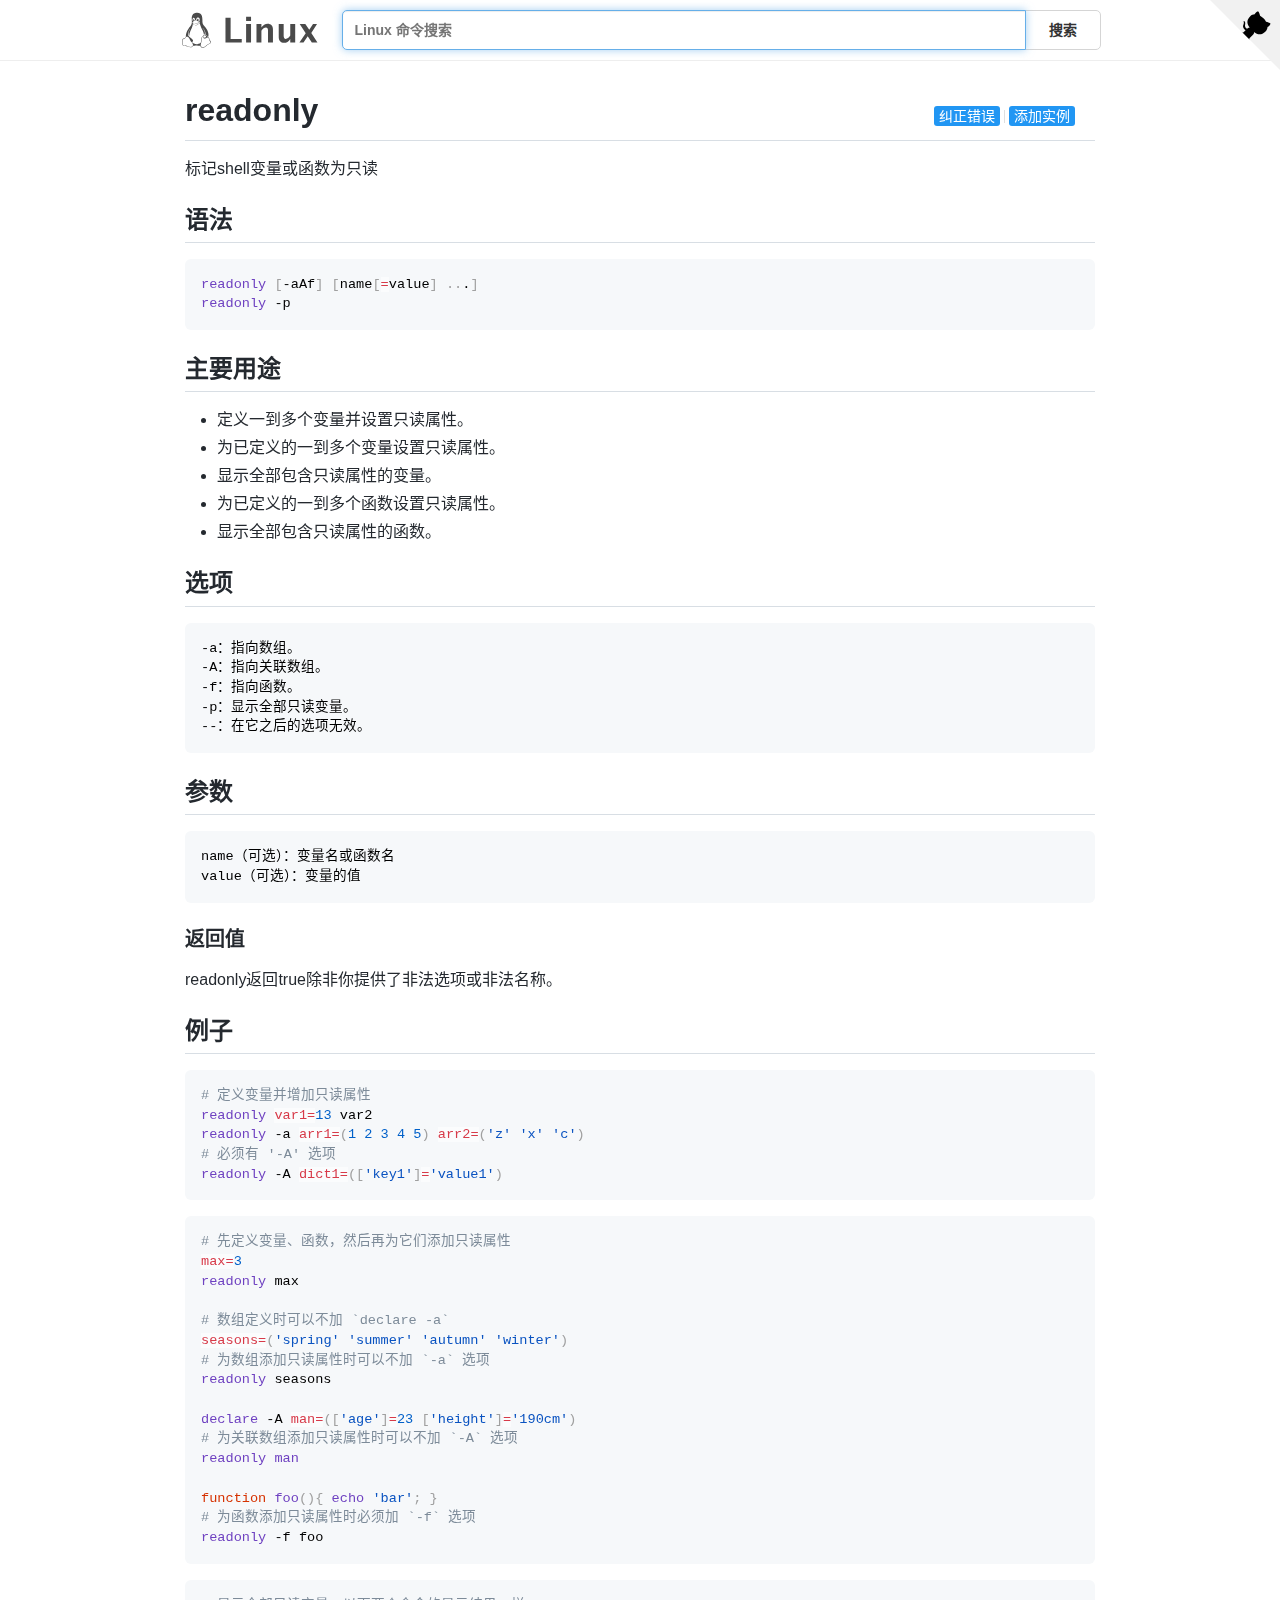
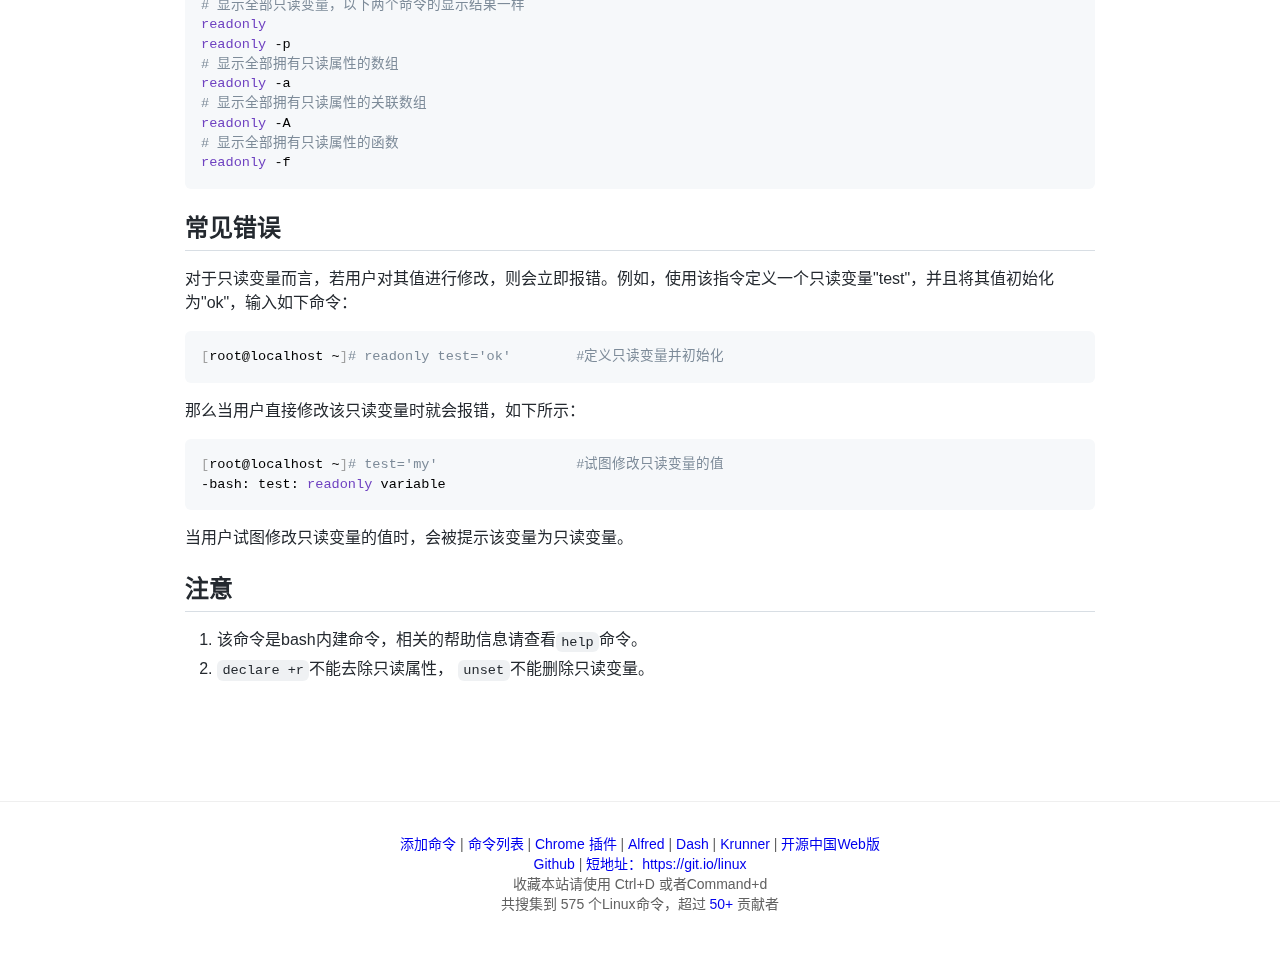
<file: readonly.html>
<!DOCTYPE html>
<html lang="zh-CN">
<head>
    <meta charset="UTF-8">
    <meta name="renderer" content="webkit">
    <meta http-equiv="X-UA-Compatible" content="IE=edge, chrome=1">
    <meta name="viewport" content="width=device-width, initial-scale=1, maximum-scale=1, user-scalable=no"/>
    <meta name="description" content="readonly:标记shell变量或函数为只读 - 最专业的Linux命令大全，内容包含Linux命令手册、详解、学习，值得收藏的Linux命令速查手册。">
    <meta name="keywords" content="Linux,Command,命令大全,Linux命令手册,readonly,标记shell变量或函数为只读">
    <title>readonly 命令，Linux readonly 命令详解：标记shell变量或函数为只读 -  Linux 命令搜索引擎</title>
    <link rel="shortcut icon" href="../img/favicon.ico">
    <link rel="stylesheet" type="text/css" href="../css/index.css?v=1647058291517">
</head>
<body>
<a href="https://github.com/jaywcjlove/linux-command" target="_blank" class="github-corner">
  <svg viewBox="0 0 250 250">
      <!-- kenny wang <wowohoo@qq.com> https://github.com/jaywcjlove -->
      <title>logo</title>
      <desc>Linux Command Logo. https://github.com/jaywcjlove</desc>
      <path d="M0,0 L115,115 L130,115 L142,142 L250,250 L250,0 Z"></path>
      <path d="M128.3,109.0 C113.8,99.7 119.0,89.6 119.0,89.6 C122.0,82.7 120.5,78.6 120.5,78.6 C119.2,72.0 123.4,76.3 123.4,76.3 C127.3,80.9 125.5,87.3 125.5,87.3 C122.9,97.6 130.6,101.9 134.4,103.2" fill="currentColor" style="transform-origin: 130px 106px;" class="octo-arm"></path>
      <path d="M115.0,115.0 C114.9,115.1 118.7,116.5 119.8,115.4 L133.7,101.6 C136.9,99.2 139.9,98.4 142.2,98.6 C133.8,88.0 127.5,74.4 143.8,58.0 C148.5,53.4 154.0,51.2 159.7,51.0 C160.3,49.4 163.2,43.6 171.4,40.1 C171.4,40.1 176.1,42.5 178.8,56.2 C183.1,58.6 187.2,61.8 190.9,65.4 C194.5,69.0 197.7,73.2 200.1,77.6 C213.8,80.2 216.3,84.9 216.3,84.9 C212.7,93.1 206.9,96.0 205.4,96.6 C205.1,102.4 203.0,107.8 198.3,112.5 C181.9,128.9 168.3,122.5 157.7,114.1 C157.9,116.9 156.7,120.9 152.7,124.9 L141.0,136.5 C139.8,137.7 141.6,141.9 141.8,141.8 Z" fill="currentColor" class="octo-body"></path>
  </svg>
</a>
<div class="header header_list">
  <div class="header_inner">
      <div class="logo">
          <a href="/">
            <svg width="183px" height="48px" viewBox="0 0 183 48" version="1.1" xmlns="http://www.w3.org/2000/svg" xmlns:xlink="http://www.w3.org/1999/xlink"> <!-- kenny wang <wowohoo@qq.com> https://github.com/jaywcjlove --> <title>logo</title> <desc>Linux Command Logo. https://github.com/jaywcjlove</desc><g id="Page-1" stroke="none" stroke-width="1" fill="none" fill-rule="evenodd"> <g id="Desktop-HD" transform="translate(-576.000000, -261.000000)" fill="#4A4A4A"> <g id="logo" transform="translate(576.000000, 261.000000)"> <path d="M20.4917792,0.000336524232 C20.1886146,-0.000100520225 19.8723998,0.0124863601 19.542641,0.0387964365 C11.2083649,0.710004944 13.4186692,9.51473754 13.2949769,12.4631618 C13.1427718,14.6193207 12.7056049,16.3185233 11.2226825,18.426428 C9.48047033,20.4982285 7.02763261,23.8514609 5.86566251,27.3420607 C5.3172635,28.9894735 5.05630425,30.6686289 5.29730805,32.2578406 C5.22181299,32.325447 5.14994103,32.3962788 5.08160039,32.469239 C4.57008792,33.0153217 4.19213625,33.6769851 3.77100458,34.1224689 C3.37755968,34.5149436 2.81698897,34.6642292 2.20097918,34.8852382 C1.58472464,35.1063477 0.908127379,35.4323261 0.497432332,36.2204265 C0.497432332,36.2204265 0.497432332,36.2207368 0.49712203,36.2207368 C0.496684986,36.222048 0.495373852,36.2233591 0.494936808,36.2246702 L0.494936808,36.2246702 C0.123151829,36.919077 0.233680372,37.718746 0.347224522,38.4596325 C0.460773043,39.2004972 0.575720105,39.9005856 0.423139144,40.3755699 C-0.0645762474,41.7086473 -0.126850712,42.6307542 0.216491414,43.2996202 C0.560563403,43.9698759 1.2680029,44.2657113 2.06756262,44.432706 C3.66668644,44.7666954 5.83232039,44.6837094 7.53908826,45.5883128 L7.68579097,45.3115063 L7.54060917,45.5891344 C9.36778716,46.5444437 11.2201913,46.8837519 12.698079,46.5461831 C13.7695766,46.3014513 14.6393781,45.6634363 15.0860725,44.6816946 C16.2420201,44.6760567 17.5104717,44.1864315 19.5423657,44.0745568 C20.9208039,43.9635213 22.6427241,44.564051 24.6233484,44.4540775 C24.6751207,44.6689591 24.750052,44.8756375 24.8526175,45.0720452 C24.8539287,45.0742305 24.8548028,45.0759786 24.8556769,45.0780328 C25.6234722,46.6133699 27.0500902,47.3156173 28.570428,47.1956355 C30.0927718,47.075492 31.711331,46.1778551 33.0196848,44.6208231 L32.7798304,44.4192582 L33.0215204,44.618616 C34.2685787,43.1065034 36.3384911,42.4794975 37.7110118,41.6516741 C38.3972721,41.2377581 38.9541192,40.7194802 38.9971462,39.966706 C39.0401514,39.2142991 38.5984218,38.3711223 37.5826868,37.2436088 L37.5823765,37.2432985 C37.5820662,37.2428614 37.5815024,37.2424244 37.5810654,37.2415503 C37.2473295,36.8644028 37.0881185,36.1654026 36.91702,35.4210285 C36.7460395,34.6771089 36.5551865,33.8746254 35.9444344,33.3545687 L35.9444344,33.3545687 C35.9431233,33.3532575 35.9418121,33.3523835 35.940938,33.3515094 L35.940938,33.3515094 C35.6978714,33.1397045 35.4452772,32.9959518 35.1909042,32.8993694 C36.0400422,30.3810493 35.7068789,27.8734149 34.8497254,25.6073831 C33.7977638,22.8263338 31.9611937,20.4030752 30.5585738,18.7453569 C28.9885703,16.7650385 27.4529665,14.8848863 27.4832187,12.1079627 C27.5299825,7.86977213 27.9494053,0.0101787654 20.4914689,0 L20.4917792,0.000336524232 Z M21.5014393,6.5296802 C21.9246338,6.5296802 22.2860696,6.65372652 22.6573476,6.92320377 C23.0345213,7.1969553 23.3062494,7.53965497 23.5252523,8.01821865 C23.7401952,8.48461502 23.843613,8.94086321 23.8537568,9.48229573 C23.8537568,9.49649968 23.8537568,9.50864951 23.8576902,9.52285346 C23.8616236,10.0784681 23.7664397,10.5509481 23.5555483,11.0335676 C23.4352081,11.3089536 23.2970146,11.540089 23.1316064,11.7401941 C23.0754506,11.7132285 23.0171357,11.6873118 22.9566488,11.6624396 L22.9566488,11.6624396 C22.5373789,11.4828667 22.2157491,11.3685884 21.9476879,11.2755722 C22.044856,11.158772 22.1257661,11.0202464 22.1969169,10.8470719 C22.3043949,10.5854877 22.3571155,10.3299784 22.367255,10.025813 C22.367255,10.0136631 22.3711884,10.00348 22.3711884,9.98931975 C22.3772633,9.69732161 22.3387597,9.44789596 22.2535753,9.19239103 C22.1643483,8.92472316 22.0507955,8.73208707 21.886541,8.57188842 C21.722291,8.41168541 21.5580366,8.33869024 21.361336,8.33260221 C21.3521143,8.33216517 21.3429364,8.33216517 21.3338459,8.33216517 C21.1488275,8.33260221 20.9881699,8.39616596 20.8219532,8.53532529 C20.6475593,8.6813331 20.5177834,8.86788115 20.4103054,9.12744186 C20.3028318,9.38699819 20.2501067,9.64452664 20.239976,9.95073309 C20.2377908,9.96288293 20.2377908,9.97306607 20.2377908,9.9852159 C20.2342945,10.1535261 20.2449584,10.307711 20.2709188,10.4574381 C19.8923378,10.2687966 19.535574,10.1401875 19.2007499,10.0604924 C19.181651,9.91570835 19.1706375,9.76629596 19.1670975,9.61007442 L19.1670975,9.56750629 C19.1610225,9.01391519 19.2522643,8.53941165 19.4651836,8.05679657 C19.6781029,7.57417712 19.9417194,7.2274173 20.3128051,6.94555422 C20.6838952,6.66369114 21.0488973,6.53391079 21.4808239,6.52985938 L21.5010154,6.52985938 L21.5014393,6.5296802 Z M15.7091362,6.98827969 C15.9898804,6.98871673 16.2410892,7.0827381 16.5009296,7.29023807 C16.7828014,7.51531597 16.9957164,7.80326271 17.1741616,8.20882685 C17.3526112,8.614391 17.4479175,9.01995077 17.4742757,9.49851445 L17.4742757,9.50244785 C17.4870374,9.70344023 17.485464,9.89263677 17.469643,10.0758677 C17.4141165,10.091645 17.3597045,10.1087334 17.3064069,10.1270762 C17.0036968,10.2312719 16.7369205,10.373272 16.5044085,10.5268101 C16.5271785,10.366205 16.5305437,10.2032486 16.5131057,10.0215605 C16.5109204,10.0114211 16.5109204,10.0032921 16.5109204,9.99319633 C16.4865771,9.75189098 16.435893,9.54911109 16.3507218,9.34429895 C16.2594713,9.131384 16.1580813,8.98132478 16.0242452,8.86573527 C15.9029566,8.76098882 15.7883592,8.71289208 15.6622806,8.71384046 C15.6492567,8.71384046 15.636058,8.71427751 15.6227281,8.71558864 C15.4807804,8.72773848 15.3631674,8.79669098 15.251638,8.93255936 C15.1401086,9.068419 15.0671091,9.23672919 15.0143884,9.4597792 C14.9616634,9.68284232 14.9474682,9.90184967 14.9697706,10.1532945 C14.9697706,10.1634339 14.9719558,10.1715629 14.9719558,10.1816586 C14.9962992,10.4249963 15.0449553,10.6277718 15.1321501,10.8325883 C15.2213771,11.0434797 15.3247905,11.1935346 15.4586266,11.3091153 C15.481047,11.3284764 15.5032139,11.3458708 15.525289,11.361399 C15.3860816,11.468536 15.3196072,11.5179308 15.2055298,11.6017559 C15.1323642,11.6554425 15.0452263,11.7193646 14.94395,11.7940162 C14.7230765,11.5871106 14.5507673,11.3270648 14.4001137,10.984671 C14.2216641,10.5791112 14.1263578,10.1735471 14.0979674,9.69498342 L14.0979674,9.69105002 C14.0716136,9.21249508 14.1182463,8.8008429 14.2500545,8.37500864 C14.3818627,7.94916563 14.5582845,7.6409444 14.813785,7.38745861 C15.06929,7.13399031 15.3268184,7.00623784 15.6370763,6.99001912 C15.6613322,6.98870799 15.6853347,6.98827095 15.709123,6.98827095 L15.7091362,6.98827969 Z M18.3434478,10.3083666 C18.9959552,10.3057443 19.7811624,10.5197693 20.731756,11.1309629 C21.3156605,11.5106715 21.7700031,11.5424053 22.8162176,11.9904939 L22.8175288,11.9909309 L22.8188399,11.991368 C23.322219,12.1979021 23.6176741,12.4671083 23.7620255,12.7505841 C23.906377,13.034073 23.9099039,13.3414857 23.7890786,13.6648724 C23.5474411,14.3116676 22.7761407,14.9923468 21.6937826,15.3303395 L21.6929085,15.3307766 L21.6920344,15.3312136 C21.1642857,15.5026793 20.7040867,15.8813302 20.1615484,16.1915706 C19.6190277,16.5017979 19.00512,16.7520102 18.1703739,16.7037212 C18.1703739,16.7037168 18.1703739,16.7037212 18.1703739,16.7037212 C17.4597396,16.6622893 17.0349499,16.4210539 16.650849,16.1123607 C16.2667437,15.8036631 15.9320245,15.4158517 15.4418966,15.1280491 L15.4405854,15.1271751 L15.4392743,15.126301 C14.6497885,14.6800742 14.2187709,14.163964 14.0834969,13.7165354 C13.9482185,13.2691068 14.075193,12.8871911 14.4668766,12.5936327 C14.9072645,12.2635986 15.2131825,12.0390976 15.4169632,11.8895453 C15.6194022,11.7409983 15.703625,11.685297 15.7680935,11.623394 C15.7684038,11.622957 15.7685305,11.622957 15.7689675,11.6225199 L15.7692735,11.6220829 C16.1001729,11.3088706 16.6276463,10.738226 17.4227569,10.4645313 C17.696421,10.3703264 18.001784,10.3095466 18.3435746,10.3081961 L18.3434478,10.3083666 Z M22.9062619,13.0069369 C22.6246829,13.0237631 22.3297828,13.1687002 21.9864013,13.3604054 C21.6430199,13.5521105 21.256878,13.7973406 20.8384079,14.0388338 C20.0014721,14.5218204 19.038047,14.9837283 18.0805918,14.9837283 C17.1216551,14.9837283 16.3555118,14.5408493 15.7808726,14.0854752 C15.4935509,13.8577838 15.2564149,13.6284404 15.0669561,13.4510265 C14.9722311,13.3623109 14.8900799,13.2867065 14.8134179,13.2276487 C14.7367734,13.1685909 14.6743853,13.1100357 14.5461303,13.1100357 L14.5400116,13.3795435 C14.5308337,13.4697233 14.5213935,13.4669437 14.5251084,13.4693999 C14.5310959,13.4733333 14.5608587,13.4835601 14.5955731,13.5103509 C14.6519344,13.5537495 14.7301609,13.6245375 14.8230067,13.7114832 C15.0086981,13.8853788 15.2554403,14.124464 15.5592255,14.3652012 C16.166796,14.8466668 17.0117515,15.3406363 18.0806093,15.3406363 C19.1509618,15.3406363 20.1636375,14.8403471 21.016875,14.3479598 C21.4434872,14.1017639 21.8309534,13.8560094 22.1604324,13.6720705 C22.4898897,13.4881185 22.7670895,13.3727781 22.9275766,13.3632068 L22.9062925,13.00695 L22.9062619,13.0069369 Z M23.8576858,14.2878093 C24.5685911,17.0901733 26.2220701,21.1378562 27.2848005,23.113201 C27.8496849,24.1612205 28.9735097,26.3878921 29.4590574,29.0706371 C29.7667148,29.0611969 30.1054855,29.1059065 30.4682673,29.1987042 C31.7377591,25.907589 29.3917525,22.3626165 28.3189832,21.375368 C27.8858722,20.9551061 27.8650557,20.7668098 28.0797669,20.7757081 C29.2436775,21.8049915 30.7716374,23.8752142 31.3275492,26.211938 C31.581035,27.2774436 31.6350799,28.3975886 31.3630809,29.5030663 C31.4961478,29.5583437 31.6312951,29.6184504 31.7682604,29.683286 C33.806037,30.6755779 34.5596721,31.5384567 34.1973186,32.716121 C34.0779748,32.7117506 33.960576,32.7126247 33.8460659,32.7152469 C33.8354021,32.7155572 33.8247819,32.715684 33.814118,32.716121 C34.1092104,31.7826203 33.4554837,31.0941179 31.7135031,30.305952 C29.9067264,29.5110511 28.4669839,29.5901387 28.2236507,31.2022427 C28.2080919,31.2867016 28.1955487,31.3727644 28.1860212,31.460029 C28.05104,31.506902 27.9153158,31.5667509 27.7792552,31.6412014 C26.9308557,32.1054213 26.4677896,32.9477371 26.2102393,33.9808403 C25.9529032,35.0131131 25.8791213,36.2610673 25.8081016,37.6639101 L25.8081016,37.6647842 C25.7647031,38.3701826 25.4746935,39.3242507 25.1805582,40.3347805 C22.2207839,42.446033 18.1128938,43.3607409 14.6251435,40.9805006 C14.3887768,40.6065916 14.1176344,40.2361221 13.8385378,39.8707355 C13.6603154,39.6373843 13.4772332,39.4054841 13.2952172,39.1768225 C13.6532528,39.1768225 13.9575843,39.1184771 14.2035442,39.0069433 C14.5094142,38.8682516 14.724322,38.6454901 14.8306462,38.3594969 C15.0432858,37.7875325 14.8297721,36.9806654 14.1489836,36.0592664 C13.4682956,35.137933 12.3154554,34.0981212 10.6214273,33.0592009 C10.6214273,33.0592009 10.621117,33.0592009 10.621117,33.0588906 C9.37658486,32.2846183 8.68057408,31.3355981 8.3547924,30.3051959 C8.02898013,29.2747018 8.07466439,28.1604089 8.32577265,27.0602631 C8.80774091,24.9485692 10.0461107,22.8947793 10.8362565,21.605909 C11.0489879,21.4493815 10.9122629,21.8964561 10.0363515,23.5230089 C9.25134103,25.0101357 7.78376323,28.4420972 9.79314068,31.1210705 C9.84684033,29.2145776 10.3021401,27.2701931 11.0664741,25.45145 C12.1797968,22.9278068 14.5084483,18.5514927 14.6933968,15.0635108 C14.7887555,15.1327561 15.1164383,15.3538525 15.2624505,15.4368866 C15.2627608,15.4373237 15.2628875,15.4373237 15.2633246,15.4373237 C15.6905181,15.6888908 16.0113611,16.0566244 16.426903,16.3905832 C16.8432709,16.7252019 17.3634237,17.0142238 18.149269,17.0600129 L18.149269,17.0600129 C19.066516,17.113092 19.7655905,16.8289912 20.3383504,16.5014745 C20.9102449,16.1744603 21.3671137,15.8125482 21.7999582,15.6712779 C21.8003952,15.6708409 21.8012693,15.6708409 21.8017063,15.6708409 C22.7163355,15.3848215 23.44356,14.8785842 23.857393,14.2881327 L23.8576858,14.2878093 Z M29.6669682,30.3312962 C30.0374289,30.329548 30.4861993,30.4530917 30.9774372,30.6728508 C32.2995623,31.2832227 32.713238,31.8063999 32.3522873,32.5749338 C32.0481219,33.1548918 30.7462669,34.0775407 29.8540319,33.8342075 C28.9435503,33.5989814 28.4994564,32.2869871 28.6474877,31.2953987 C28.7267763,30.6220356 29.1076387,30.3339097 29.6669682,30.3312962 L29.6669682,30.3312962 Z M28.1710786,32.1433306 C28.2458176,33.3559191 28.8457529,34.5926195 29.9067526,34.8602742 C31.0678224,35.1661922 32.7418469,34.16998 33.4486352,33.3574182 C33.5895689,33.3517803 33.7273516,33.3448313 33.8611658,33.3416409 C34.4811527,33.3266503 35.001157,33.3620509 35.5324588,33.8267253 L35.534207,33.8284735 L35.5359552,33.8302216 C35.9442465,34.1761336 36.1383204,34.8298385 36.3066481,35.5621545 C36.4749627,36.294475 36.6095636,37.0920505 37.11435,37.6602345 L37.115224,37.6611086 L37.1156611,37.6619827 C38.0861227,38.7388952 38.3980544,39.4668146 38.3715083,39.931406 C38.344936,40.3960279 38.008556,40.7409347 37.3873891,41.1155867 C36.1455928,41.864576 33.9453056,42.5158727 32.5399192,44.2181871 C31.3196037,45.6704378 29.8315635,46.4680352 28.5210638,46.5714617 C27.2105642,46.6748883 26.0799127,46.1309646 25.4133237,44.793071 L25.4115756,44.7900117 L25.4098274,44.7869524 C24.9962959,44.0002986 25.1685614,42.758852 25.5169207,41.4493706 C25.8652845,40.1398937 26.3657922,38.7953264 26.4327911,37.7024923 L26.4327911,37.7007442 L26.4327911,37.698996 C26.5036666,36.2987755 26.5820418,35.0759688 26.8172504,34.1324728 C27.0524633,33.1889769 27.4228236,32.5499829 28.0790545,32.1909116 C28.109604,32.1742165 28.139948,32.1584392 28.1701128,32.1435097 L28.1710786,32.1433306 Z M6.86074718,32.2348346 C6.95869322,32.2351449 7.06234705,32.2434006 7.17277507,32.2601394 C7.91559769,32.3726653 8.5633675,32.8920358 9.18746261,33.7385341 C9.8115621,34.5850455 10.3922762,35.7405823 10.9892352,37.0223812 L10.9901093,37.0241294 L10.9905463,37.0258776 C11.4702594,38.0271115 12.4825418,39.128044 13.3403902,40.2511564 C14.1982341,41.3742689 14.8621527,42.5016163 14.7756966,43.3644732 L14.7753863,43.3684066 L14.775076,43.37234 C14.6632363,44.843978 13.8330966,45.6451198 12.5587449,45.9361914 C11.2847734,46.2271625 9.55771794,45.9379396 7.83269472,45.035587 L7.83094655,45.035587 C5.9224477,44.0247687 3.65205856,44.1251622 2.19566909,43.8209924 C1.46727769,43.6688572 0.99200058,43.44013 0.773862951,43.0151698 C0.55571221,42.5902315 0.550839164,41.8488511 1.01440785,40.5847437 L1.01659307,40.5791059 L1.01834125,40.573468 C1.24759292,39.8663213 1.07793226,39.0925822 0.96663015,38.3663367 C0.855328038,37.6400911 0.800894151,36.9795116 1.04888192,36.5190765 L1.05019305,36.5168913 L1.05150418,36.514706 C1.36900824,35.9026821 1.83472718,35.683902 2.41273159,35.4765375 C2.990736,35.2691556 3.67612223,35.1062953 4.21734934,34.5638925 L4.21997161,34.5612703 L4.22259387,34.558648 C4.72293985,34.0308163 5.09877623,33.3691834 5.53863963,32.8995879 C5.90977341,32.5033678 6.28118253,32.2407652 6.84099715,32.2368755 L6.86053303,32.2368755 L6.86074718,32.2348346 Z" id="path4004"></path> <path d="M58.5014648,40 L58.5014648,6.7578125 L65.4194336,6.7578125 L65.4194336,35.2832031 L80.4008789,35.2832031 L80.4008789,40 L58.5014648,40 L58.5014648,40 L58.5014648,40 Z M86.2524414,40 L86.2524414,15.3378906 L92.9008789,15.3378906 L92.9008789,40 L86.2524414,40 L86.2524414,40 L86.2524414,40 Z M86.2524414,11.1826172 L86.2524414,5.63476562 L92.9008789,5.63476562 L92.9008789,11.1826172 L86.2524414,11.1826172 L86.2524414,11.1826172 L86.2524414,11.1826172 Z M100.211426,40 L100.211426,15.3378906 L106.859863,15.3378906 L106.859863,19.9873047 C109.031098,16.513329 111.8312,14.7763672 115.260254,14.7763672 C117.461437,14.7763672 119.198399,15.4726493 120.471191,16.8652344 C121.743984,18.2578195 122.380371,20.1594932 122.380371,22.5703125 L122.380371,40 L115.731934,40 L115.731934,24.2099609 C115.731934,21.4098167 114.803557,20.0097656 112.946777,20.0097656 C110.835439,20.0097656 108.806488,21.4996596 106.859863,24.4794922 L106.859863,40 L100.211426,40 L100.211426,40 L100.211426,40 Z M145.672363,40 L145.672363,35.3505859 C143.516102,38.8245616 140.716,40.5615234 137.271973,40.5615234 C135.07079,40.5615234 133.333828,39.8652413 132.061035,38.4726562 C130.788242,37.0800712 130.151855,35.1783975 130.151855,32.7675781 L130.151855,15.3378906 L136.800293,15.3378906 L136.800293,31.1279297 C136.800293,33.9280739 137.736156,35.328125 139.60791,35.328125 C141.704275,35.328125 143.725739,33.838231 145.672363,30.8583984 L145.672363,15.3378906 L152.320801,15.3378906 L152.320801,40 L145.672363,40 L145.672363,40 L145.672363,40 Z M158.003418,40 L166.471191,27.6240234 L158.362793,15.3378906 L165.932129,15.3378906 L171.23291,23.1542969 L176.309082,15.3378906 L181.699707,15.3378906 L173.973145,27.4443359 L182.26123,40 L174.691895,40 L169.166504,31.8466797 L163.506348,40 L158.003418,40 L158.003418,40 L158.003418,40 Z" id="Linux"></path> </g> </g> </g> </svg> 
          </a>
      </div>
      <div class="search">
          <ul class="search-list" id="result">
            <!-- <li><a href="#"><strong>find</strong> - 指定目录下查找文件。</a></li> -->
          </ul>
          <input type="text" class="query" id="query" autocomplete="off" autofocus="autofocus" placeholder="Linux 命令搜索"/>
          <div class="enter-input">
              <input type="hidden" id="current_path" value="/c/readonly.html">
              <button id="search_btn">搜索</button>
          </div>
      </div>
  </div>
</div>
<script type="text/javascript" src="../js/copy-to-clipboard.js"></script>

<div class="markdown-body">

<span class="edit_btn">
<a target="_blank" href="https://github.com/jaywcjlove/linux-command/edit/master/command/readonly.md">纠正错误</a> 
<span class="split"></span>
<a target="_blank" href="https://github.com/jaywcjlove/linux-command/edit/master/command/readonly.md">添加实例</a>
</span>



<div class="markdown-body">
  <h1 id="readonly"><a class="anchor" aria-hidden="true" tabindex="-1" href="#readonly"><span class="octicon octicon-link"></span></a>readonly</h1>
  <p>标记shell变量或函数为只读</p>
  <h2 id="语法"><a class="anchor" aria-hidden="true" tabindex="-1" href="#语法"><span class="octicon octicon-link"></span></a>语法</h2>
  <pre class="language-shell"><code class="language-shell"><span class="token builtin class-name">readonly</span> <span class="token punctuation">[</span>-aAf<span class="token punctuation">]</span> <span class="token punctuation">[</span>name<span class="token punctuation">[</span><span class="token operator">=</span>value<span class="token punctuation">]</span> <span class="token punctuation">..</span>.<span class="token punctuation">]</span>
<span class="token builtin class-name">readonly</span> -p
</code><div onclick="copied(this)" data-code="readonly [-aAf] [name[=value] ...]
readonly -p
" class="copied"><svg class="octicon-copy" aria-hidden="true" viewBox="0 0 16 16" fill="currentColor" height="12" width="12"><path fill-rule="evenodd" d="M0 6.75C0 5.784.784 5 1.75 5h1.5a.75.75 0 010 1.5h-1.5a.25.25 0 00-.25.25v7.5c0 .138.112.25.25.25h7.5a.25.25 0 00.25-.25v-1.5a.75.75 0 011.5 0v1.5A1.75 1.75 0 019.25 16h-7.5A1.75 1.75 0 010 14.25v-7.5z"></path><path fill-rule="evenodd" d="M5 1.75C5 .784 5.784 0 6.75 0h7.5C15.216 0 16 .784 16 1.75v7.5A1.75 1.75 0 0114.25 11h-7.5A1.75 1.75 0 015 9.25v-7.5zm1.75-.25a.25.25 0 00-.25.25v7.5c0 .138.112.25.25.25h7.5a.25.25 0 00.25-.25v-7.5a.25.25 0 00-.25-.25h-7.5z"></path></svg><svg class="octicon-check" aria-hidden="true" viewBox="0 0 16 16" fill="currentColor" height="12" width="12"><path fill-rule="evenodd" d="M13.78 4.22a.75.75 0 010 1.06l-7.25 7.25a.75.75 0 01-1.06 0L2.22 9.28a.75.75 0 011.06-1.06L6 10.94l6.72-6.72a.75.75 0 011.06 0z"></path></svg></div></pre>
  <h2 id="主要用途"><a class="anchor" aria-hidden="true" tabindex="-1" href="#主要用途"><span class="octicon octicon-link"></span></a>主要用途</h2>
  <ul>
    <li>定义一到多个变量并设置只读属性。</li>
    <li>为已定义的一到多个变量设置只读属性。</li>
    <li>显示全部包含只读属性的变量。</li>
    <li>为已定义的一到多个函数设置只读属性。</li>
    <li>显示全部包含只读属性的函数。</li>
  </ul>
  <h2 id="选项"><a class="anchor" aria-hidden="true" tabindex="-1" href="#选项"><span class="octicon octicon-link"></span></a>选项</h2>
  <pre class="language-shell"><code class="language-shell">-a：指向数组。
-A：指向关联数组。
-f：指向函数。
-p：显示全部只读变量。
--：在它之后的选项无效。
</code><div onclick="copied(this)" data-code="-a：指向数组。
-A：指向关联数组。
-f：指向函数。
-p：显示全部只读变量。
--：在它之后的选项无效。
" class="copied"><svg class="octicon-copy" aria-hidden="true" viewBox="0 0 16 16" fill="currentColor" height="12" width="12"><path fill-rule="evenodd" d="M0 6.75C0 5.784.784 5 1.75 5h1.5a.75.75 0 010 1.5h-1.5a.25.25 0 00-.25.25v7.5c0 .138.112.25.25.25h7.5a.25.25 0 00.25-.25v-1.5a.75.75 0 011.5 0v1.5A1.75 1.75 0 019.25 16h-7.5A1.75 1.75 0 010 14.25v-7.5z"></path><path fill-rule="evenodd" d="M5 1.75C5 .784 5.784 0 6.75 0h7.5C15.216 0 16 .784 16 1.75v7.5A1.75 1.75 0 0114.25 11h-7.5A1.75 1.75 0 015 9.25v-7.5zm1.75-.25a.25.25 0 00-.25.25v7.5c0 .138.112.25.25.25h7.5a.25.25 0 00.25-.25v-7.5a.25.25 0 00-.25-.25h-7.5z"></path></svg><svg class="octicon-check" aria-hidden="true" viewBox="0 0 16 16" fill="currentColor" height="12" width="12"><path fill-rule="evenodd" d="M13.78 4.22a.75.75 0 010 1.06l-7.25 7.25a.75.75 0 01-1.06 0L2.22 9.28a.75.75 0 011.06-1.06L6 10.94l6.72-6.72a.75.75 0 011.06 0z"></path></svg></div></pre>
  <h2 id="参数"><a class="anchor" aria-hidden="true" tabindex="-1" href="#参数"><span class="octicon octicon-link"></span></a>参数</h2>
  <pre class="language-shell"><code class="language-shell">name（可选）：变量名或函数名
value（可选）：变量的值
</code><div onclick="copied(this)" data-code="name（可选）：变量名或函数名
value（可选）：变量的值
" class="copied"><svg class="octicon-copy" aria-hidden="true" viewBox="0 0 16 16" fill="currentColor" height="12" width="12"><path fill-rule="evenodd" d="M0 6.75C0 5.784.784 5 1.75 5h1.5a.75.75 0 010 1.5h-1.5a.25.25 0 00-.25.25v7.5c0 .138.112.25.25.25h7.5a.25.25 0 00.25-.25v-1.5a.75.75 0 011.5 0v1.5A1.75 1.75 0 019.25 16h-7.5A1.75 1.75 0 010 14.25v-7.5z"></path><path fill-rule="evenodd" d="M5 1.75C5 .784 5.784 0 6.75 0h7.5C15.216 0 16 .784 16 1.75v7.5A1.75 1.75 0 0114.25 11h-7.5A1.75 1.75 0 015 9.25v-7.5zm1.75-.25a.25.25 0 00-.25.25v7.5c0 .138.112.25.25.25h7.5a.25.25 0 00.25-.25v-7.5a.25.25 0 00-.25-.25h-7.5z"></path></svg><svg class="octicon-check" aria-hidden="true" viewBox="0 0 16 16" fill="currentColor" height="12" width="12"><path fill-rule="evenodd" d="M13.78 4.22a.75.75 0 010 1.06l-7.25 7.25a.75.75 0 01-1.06 0L2.22 9.28a.75.75 0 011.06-1.06L6 10.94l6.72-6.72a.75.75 0 011.06 0z"></path></svg></div></pre>
  <h3 id="返回值"><a class="anchor" aria-hidden="true" tabindex="-1" href="#返回值"><span class="octicon octicon-link"></span></a>返回值</h3>
  <p>readonly返回true除非你提供了非法选项或非法名称。</p>
  <h2 id="例子"><a class="anchor" aria-hidden="true" tabindex="-1" href="#例子"><span class="octicon octicon-link"></span></a>例子</h2>
  <pre class="language-shell"><code class="language-shell"><span class="token comment"># 定义变量并增加只读属性</span>
<span class="token builtin class-name">readonly</span> <span class="token assign-left variable">var1</span><span class="token operator">=</span><span class="token number">13</span> var2
<span class="token builtin class-name">readonly</span> -a <span class="token assign-left variable">arr1</span><span class="token operator">=</span><span class="token punctuation">(</span><span class="token number">1</span> <span class="token number">2</span> <span class="token number">3</span> <span class="token number">4</span> <span class="token number">5</span><span class="token punctuation">)</span> <span class="token assign-left variable">arr2</span><span class="token operator">=</span><span class="token punctuation">(</span><span class="token string">'z'</span> <span class="token string">'x'</span> <span class="token string">'c'</span><span class="token punctuation">)</span>
<span class="token comment"># 必须有 '-A' 选项</span>
<span class="token builtin class-name">readonly</span> -A <span class="token assign-left variable">dict1</span><span class="token operator">=</span><span class="token punctuation">(</span><span class="token punctuation">[</span><span class="token string">'key1'</span><span class="token punctuation">]</span><span class="token operator">=</span><span class="token string">'value1'</span><span class="token punctuation">)</span>
</code><div onclick="copied(this)" data-code="# 定义变量并增加只读属性
readonly var1=13 var2
readonly -a arr1=(1 2 3 4 5) arr2=(&#x27;z&#x27; &#x27;x&#x27; &#x27;c&#x27;)
# 必须有 &#x27;-A&#x27; 选项
readonly -A dict1=([&#x27;key1&#x27;]=&#x27;value1&#x27;)
" class="copied"><svg class="octicon-copy" aria-hidden="true" viewBox="0 0 16 16" fill="currentColor" height="12" width="12"><path fill-rule="evenodd" d="M0 6.75C0 5.784.784 5 1.75 5h1.5a.75.75 0 010 1.5h-1.5a.25.25 0 00-.25.25v7.5c0 .138.112.25.25.25h7.5a.25.25 0 00.25-.25v-1.5a.75.75 0 011.5 0v1.5A1.75 1.75 0 019.25 16h-7.5A1.75 1.75 0 010 14.25v-7.5z"></path><path fill-rule="evenodd" d="M5 1.75C5 .784 5.784 0 6.75 0h7.5C15.216 0 16 .784 16 1.75v7.5A1.75 1.75 0 0114.25 11h-7.5A1.75 1.75 0 015 9.25v-7.5zm1.75-.25a.25.25 0 00-.25.25v7.5c0 .138.112.25.25.25h7.5a.25.25 0 00.25-.25v-7.5a.25.25 0 00-.25-.25h-7.5z"></path></svg><svg class="octicon-check" aria-hidden="true" viewBox="0 0 16 16" fill="currentColor" height="12" width="12"><path fill-rule="evenodd" d="M13.78 4.22a.75.75 0 010 1.06l-7.25 7.25a.75.75 0 01-1.06 0L2.22 9.28a.75.75 0 011.06-1.06L6 10.94l6.72-6.72a.75.75 0 011.06 0z"></path></svg></div></pre>
  <pre class="language-shell"><code class="language-shell"><span class="token comment"># 先定义变量、函数，然后再为它们添加只读属性</span>
<span class="token assign-left variable">max</span><span class="token operator">=</span><span class="token number">3</span>
<span class="token builtin class-name">readonly</span> max

<span class="token comment"># 数组定义时可以不加 `declare -a`</span>
<span class="token assign-left variable">seasons</span><span class="token operator">=</span><span class="token punctuation">(</span><span class="token string">'spring'</span> <span class="token string">'summer'</span> <span class="token string">'autumn'</span> <span class="token string">'winter'</span><span class="token punctuation">)</span>
<span class="token comment"># 为数组添加只读属性时可以不加 `-a` 选项</span>
<span class="token builtin class-name">readonly</span> seasons

<span class="token builtin class-name">declare</span> -A <span class="token assign-left variable">man</span><span class="token operator">=</span><span class="token punctuation">(</span><span class="token punctuation">[</span><span class="token string">'age'</span><span class="token punctuation">]</span><span class="token operator">=</span><span class="token number">23</span> <span class="token punctuation">[</span><span class="token string">'height'</span><span class="token punctuation">]</span><span class="token operator">=</span><span class="token string">'190cm'</span><span class="token punctuation">)</span>
<span class="token comment"># 为关联数组添加只读属性时可以不加 `-A` 选项</span>
<span class="token builtin class-name">readonly</span> <span class="token function">man</span>

<span class="token keyword">function</span> <span class="token function-name function">foo</span><span class="token punctuation">(</span><span class="token punctuation">)</span><span class="token punctuation">{</span> <span class="token builtin class-name">echo</span> <span class="token string">'bar'</span><span class="token punctuation">;</span> <span class="token punctuation">}</span>
<span class="token comment"># 为函数添加只读属性时必须加 `-f` 选项</span>
<span class="token builtin class-name">readonly</span> -f foo
</code><div onclick="copied(this)" data-code="# 先定义变量、函数，然后再为它们添加只读属性
max=3
readonly max

# 数组定义时可以不加 &#x60;declare -a&#x60;
seasons=(&#x27;spring&#x27; &#x27;summer&#x27; &#x27;autumn&#x27; &#x27;winter&#x27;)
# 为数组添加只读属性时可以不加 &#x60;-a&#x60; 选项
readonly seasons

declare -A man=([&#x27;age&#x27;]=23 [&#x27;height&#x27;]=&#x27;190cm&#x27;)
# 为关联数组添加只读属性时可以不加 &#x60;-A&#x60; 选项
readonly man

function foo(){ echo &#x27;bar&#x27;; }
# 为函数添加只读属性时必须加 &#x60;-f&#x60; 选项
readonly -f foo
" class="copied"><svg class="octicon-copy" aria-hidden="true" viewBox="0 0 16 16" fill="currentColor" height="12" width="12"><path fill-rule="evenodd" d="M0 6.75C0 5.784.784 5 1.75 5h1.5a.75.75 0 010 1.5h-1.5a.25.25 0 00-.25.25v7.5c0 .138.112.25.25.25h7.5a.25.25 0 00.25-.25v-1.5a.75.75 0 011.5 0v1.5A1.75 1.75 0 019.25 16h-7.5A1.75 1.75 0 010 14.25v-7.5z"></path><path fill-rule="evenodd" d="M5 1.75C5 .784 5.784 0 6.75 0h7.5C15.216 0 16 .784 16 1.75v7.5A1.75 1.75 0 0114.25 11h-7.5A1.75 1.75 0 015 9.25v-7.5zm1.75-.25a.25.25 0 00-.25.25v7.5c0 .138.112.25.25.25h7.5a.25.25 0 00.25-.25v-7.5a.25.25 0 00-.25-.25h-7.5z"></path></svg><svg class="octicon-check" aria-hidden="true" viewBox="0 0 16 16" fill="currentColor" height="12" width="12"><path fill-rule="evenodd" d="M13.78 4.22a.75.75 0 010 1.06l-7.25 7.25a.75.75 0 01-1.06 0L2.22 9.28a.75.75 0 011.06-1.06L6 10.94l6.72-6.72a.75.75 0 011.06 0z"></path></svg></div></pre>
  <pre class="language-shell"><code class="language-shell"><span class="token comment"># 显示全部只读变量，以下两个命令的显示结果一样</span>
<span class="token builtin class-name">readonly</span>
<span class="token builtin class-name">readonly</span> -p
<span class="token comment"># 显示全部拥有只读属性的数组</span>
<span class="token builtin class-name">readonly</span> -a
<span class="token comment"># 显示全部拥有只读属性的关联数组</span>
<span class="token builtin class-name">readonly</span> -A
<span class="token comment"># 显示全部拥有只读属性的函数</span>
<span class="token builtin class-name">readonly</span> -f
</code><div onclick="copied(this)" data-code="# 显示全部只读变量，以下两个命令的显示结果一样
readonly
readonly -p
# 显示全部拥有只读属性的数组
readonly -a
# 显示全部拥有只读属性的关联数组
readonly -A
# 显示全部拥有只读属性的函数
readonly -f
" class="copied"><svg class="octicon-copy" aria-hidden="true" viewBox="0 0 16 16" fill="currentColor" height="12" width="12"><path fill-rule="evenodd" d="M0 6.75C0 5.784.784 5 1.75 5h1.5a.75.75 0 010 1.5h-1.5a.25.25 0 00-.25.25v7.5c0 .138.112.25.25.25h7.5a.25.25 0 00.25-.25v-1.5a.75.75 0 011.5 0v1.5A1.75 1.75 0 019.25 16h-7.5A1.75 1.75 0 010 14.25v-7.5z"></path><path fill-rule="evenodd" d="M5 1.75C5 .784 5.784 0 6.75 0h7.5C15.216 0 16 .784 16 1.75v7.5A1.75 1.75 0 0114.25 11h-7.5A1.75 1.75 0 015 9.25v-7.5zm1.75-.25a.25.25 0 00-.25.25v7.5c0 .138.112.25.25.25h7.5a.25.25 0 00.25-.25v-7.5a.25.25 0 00-.25-.25h-7.5z"></path></svg><svg class="octicon-check" aria-hidden="true" viewBox="0 0 16 16" fill="currentColor" height="12" width="12"><path fill-rule="evenodd" d="M13.78 4.22a.75.75 0 010 1.06l-7.25 7.25a.75.75 0 01-1.06 0L2.22 9.28a.75.75 0 011.06-1.06L6 10.94l6.72-6.72a.75.75 0 011.06 0z"></path></svg></div></pre>
  <h2 id="常见错误"><a class="anchor" aria-hidden="true" tabindex="-1" href="#常见错误"><span class="octicon octicon-link"></span></a>常见错误</h2>
  <p>对于只读变量而言，若用户对其值进行修改，则会立即报错。例如，使用该指令定义一个只读变量"test"，并且将其值初始化为"ok"，输入如下命令：</p>
  <pre class="language-shell"><code class="language-shell"><span class="token punctuation">[</span>root@localhost ~<span class="token punctuation">]</span><span class="token comment"># readonly test='ok'        #定义只读变量并初始化 </span>
</code><div onclick="copied(this)" data-code="[root@localhost ~]# readonly test=&#x27;ok&#x27;        #定义只读变量并初始化 
" class="copied"><svg class="octicon-copy" aria-hidden="true" viewBox="0 0 16 16" fill="currentColor" height="12" width="12"><path fill-rule="evenodd" d="M0 6.75C0 5.784.784 5 1.75 5h1.5a.75.75 0 010 1.5h-1.5a.25.25 0 00-.25.25v7.5c0 .138.112.25.25.25h7.5a.25.25 0 00.25-.25v-1.5a.75.75 0 011.5 0v1.5A1.75 1.75 0 019.25 16h-7.5A1.75 1.75 0 010 14.25v-7.5z"></path><path fill-rule="evenodd" d="M5 1.75C5 .784 5.784 0 6.75 0h7.5C15.216 0 16 .784 16 1.75v7.5A1.75 1.75 0 0114.25 11h-7.5A1.75 1.75 0 015 9.25v-7.5zm1.75-.25a.25.25 0 00-.25.25v7.5c0 .138.112.25.25.25h7.5a.25.25 0 00.25-.25v-7.5a.25.25 0 00-.25-.25h-7.5z"></path></svg><svg class="octicon-check" aria-hidden="true" viewBox="0 0 16 16" fill="currentColor" height="12" width="12"><path fill-rule="evenodd" d="M13.78 4.22a.75.75 0 010 1.06l-7.25 7.25a.75.75 0 01-1.06 0L2.22 9.28a.75.75 0 011.06-1.06L6 10.94l6.72-6.72a.75.75 0 011.06 0z"></path></svg></div></pre>
  <p>那么当用户直接修改该只读变量时就会报错，如下所示：</p>
  <pre class="language-shell"><code class="language-shell"><span class="token punctuation">[</span>root@localhost ~<span class="token punctuation">]</span><span class="token comment"># test='my'                 #试图修改只读变量的值</span>
-bash: test: <span class="token builtin class-name">readonly</span> variable
</code><div onclick="copied(this)" data-code="[root@localhost ~]# test=&#x27;my&#x27;                 #试图修改只读变量的值
-bash: test: readonly variable
" class="copied"><svg class="octicon-copy" aria-hidden="true" viewBox="0 0 16 16" fill="currentColor" height="12" width="12"><path fill-rule="evenodd" d="M0 6.75C0 5.784.784 5 1.75 5h1.5a.75.75 0 010 1.5h-1.5a.25.25 0 00-.25.25v7.5c0 .138.112.25.25.25h7.5a.25.25 0 00.25-.25v-1.5a.75.75 0 011.5 0v1.5A1.75 1.75 0 019.25 16h-7.5A1.75 1.75 0 010 14.25v-7.5z"></path><path fill-rule="evenodd" d="M5 1.75C5 .784 5.784 0 6.75 0h7.5C15.216 0 16 .784 16 1.75v7.5A1.75 1.75 0 0114.25 11h-7.5A1.75 1.75 0 015 9.25v-7.5zm1.75-.25a.25.25 0 00-.25.25v7.5c0 .138.112.25.25.25h7.5a.25.25 0 00.25-.25v-7.5a.25.25 0 00-.25-.25h-7.5z"></path></svg><svg class="octicon-check" aria-hidden="true" viewBox="0 0 16 16" fill="currentColor" height="12" width="12"><path fill-rule="evenodd" d="M13.78 4.22a.75.75 0 010 1.06l-7.25 7.25a.75.75 0 01-1.06 0L2.22 9.28a.75.75 0 011.06-1.06L6 10.94l6.72-6.72a.75.75 0 011.06 0z"></path></svg></div></pre>
  <p>当用户试图修改只读变量的值时，会被提示该变量为只读变量。</p>
  <h2 id="注意"><a class="anchor" aria-hidden="true" tabindex="-1" href="#注意"><span class="octicon octicon-link"></span></a>注意</h2>
  <ol>
    <li>该命令是bash内建命令，相关的帮助信息请查看<code>help</code>命令。</li>
    <li><code>declare +r</code>不能去除只读属性， <code>unset</code>不能删除只读变量。</li>
  </ol>
</div>


</div>
<!-- Linux命令行搜索引擎：https://jaywcjlove.github.io/linux-command/ -->
<div class="footer ">
  <a target="_blank" href="https://github.com/jaywcjlove/linux-command/new/master/command">添加命令</a> |
  <a href="../hot.html">命令列表</a> |
  <a href="https://github.com/jaywcjlove/oscnews">Chrome 插件</a> |
  <a href="https://github.com/jaywcjlove/linux-command/releases">Alfred</a> |
  <a href="https://jaywcjlove.github.io/linux-command/linux-command.docset.zip">Dash</a> |
  <a href="https://github.com/roachsinai/krunner-linuxcommands">Krunner</a> |
  <a href="http://jaywcjlove.gitee.io/linux-command/">开源中国Web版</a>
  <br />
  <a href="https://github.com/jaywcjlove/linux-command">Github</a> |
  <a href="https://jaywcjlove.github.io/linux-command/">短地址：https://git.io/linux</a>
  <br />
  收藏本站请使用 Ctrl+D 或者Command+d
  <br /> 共搜集到
  <span id="commands_info">
    575
  </span> 个Linux命令，超过 <a href="../contributors.html">50+</a> 贡献者
</div>
<script type="text/javascript" src="../js/dt.js?v=1647058291517"></script>
<script type="text/javascript" src="../js/index.js?v=1647058291517"></script>
</body>
</html>
</file>
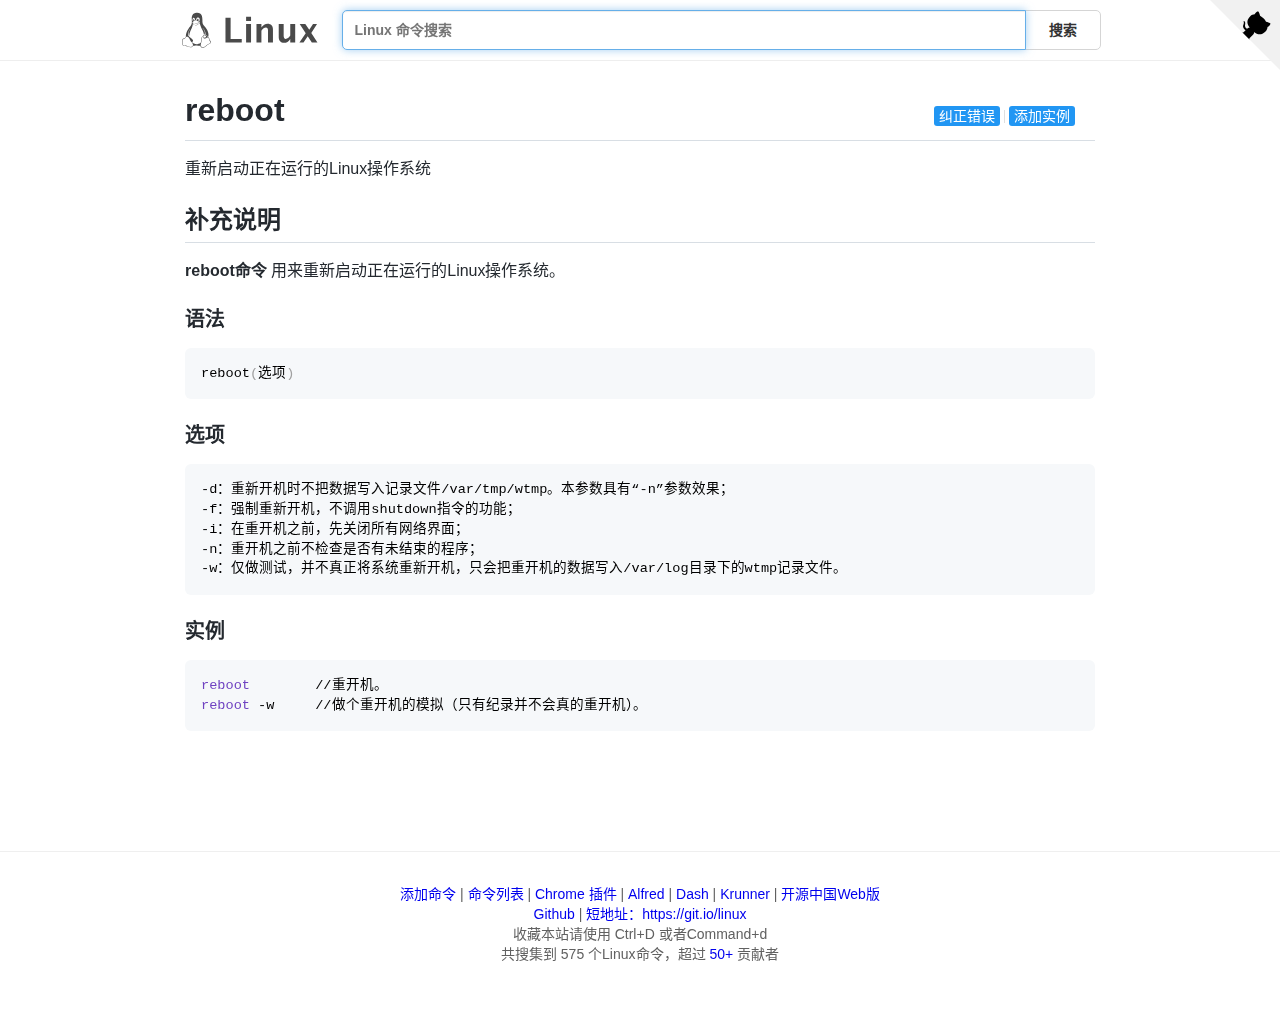
<file: reboot.html>
<!DOCTYPE html>
<html lang="zh-CN">
<head>
    <meta charset="UTF-8">
    <meta name="renderer" content="webkit">
    <meta http-equiv="X-UA-Compatible" content="IE=edge, chrome=1">
    <meta name="viewport" content="width=device-width, initial-scale=1, maximum-scale=1, user-scalable=no"/>
    <meta name="description" content="reboot:重新启动正在运行的Linux操作系统 - 最专业的Linux命令大全，内容包含Linux命令手册、详解、学习，值得收藏的Linux命令速查手册。">
    <meta name="keywords" content="Linux,Command,命令大全,Linux命令手册,reboot,重新启动正在运行的Linux操作系统">
    <title>reboot 命令，Linux reboot 命令详解：重新启动正在运行的Linux操作系统 -  Linux 命令搜索引擎</title>
    <link rel="shortcut icon" href="../img/favicon.ico">
    <link rel="stylesheet" type="text/css" href="../css/index.css?v=1647058291522">
</head>
<body>
<a href="https://github.com/jaywcjlove/linux-command" target="_blank" class="github-corner">
  <svg viewBox="0 0 250 250">
      <!-- kenny wang <wowohoo@qq.com> https://github.com/jaywcjlove -->
      <title>logo</title>
      <desc>Linux Command Logo. https://github.com/jaywcjlove</desc>
      <path d="M0,0 L115,115 L130,115 L142,142 L250,250 L250,0 Z"></path>
      <path d="M128.3,109.0 C113.8,99.7 119.0,89.6 119.0,89.6 C122.0,82.7 120.5,78.6 120.5,78.6 C119.2,72.0 123.4,76.3 123.4,76.3 C127.3,80.9 125.5,87.3 125.5,87.3 C122.9,97.6 130.6,101.9 134.4,103.2" fill="currentColor" style="transform-origin: 130px 106px;" class="octo-arm"></path>
      <path d="M115.0,115.0 C114.9,115.1 118.7,116.5 119.8,115.4 L133.7,101.6 C136.9,99.2 139.9,98.4 142.2,98.6 C133.8,88.0 127.5,74.4 143.8,58.0 C148.5,53.4 154.0,51.2 159.7,51.0 C160.3,49.4 163.2,43.6 171.4,40.1 C171.4,40.1 176.1,42.5 178.8,56.2 C183.1,58.6 187.2,61.8 190.9,65.4 C194.5,69.0 197.7,73.2 200.1,77.6 C213.8,80.2 216.3,84.9 216.3,84.9 C212.7,93.1 206.9,96.0 205.4,96.6 C205.1,102.4 203.0,107.8 198.3,112.5 C181.9,128.9 168.3,122.5 157.7,114.1 C157.9,116.9 156.7,120.9 152.7,124.9 L141.0,136.5 C139.8,137.7 141.6,141.9 141.8,141.8 Z" fill="currentColor" class="octo-body"></path>
  </svg>
</a>
<div class="header header_list">
  <div class="header_inner">
      <div class="logo">
          <a href="/">
            <svg width="183px" height="48px" viewBox="0 0 183 48" version="1.1" xmlns="http://www.w3.org/2000/svg" xmlns:xlink="http://www.w3.org/1999/xlink"> <!-- kenny wang <wowohoo@qq.com> https://github.com/jaywcjlove --> <title>logo</title> <desc>Linux Command Logo. https://github.com/jaywcjlove</desc><g id="Page-1" stroke="none" stroke-width="1" fill="none" fill-rule="evenodd"> <g id="Desktop-HD" transform="translate(-576.000000, -261.000000)" fill="#4A4A4A"> <g id="logo" transform="translate(576.000000, 261.000000)"> <path d="M20.4917792,0.000336524232 C20.1886146,-0.000100520225 19.8723998,0.0124863601 19.542641,0.0387964365 C11.2083649,0.710004944 13.4186692,9.51473754 13.2949769,12.4631618 C13.1427718,14.6193207 12.7056049,16.3185233 11.2226825,18.426428 C9.48047033,20.4982285 7.02763261,23.8514609 5.86566251,27.3420607 C5.3172635,28.9894735 5.05630425,30.6686289 5.29730805,32.2578406 C5.22181299,32.325447 5.14994103,32.3962788 5.08160039,32.469239 C4.57008792,33.0153217 4.19213625,33.6769851 3.77100458,34.1224689 C3.37755968,34.5149436 2.81698897,34.6642292 2.20097918,34.8852382 C1.58472464,35.1063477 0.908127379,35.4323261 0.497432332,36.2204265 C0.497432332,36.2204265 0.497432332,36.2207368 0.49712203,36.2207368 C0.496684986,36.222048 0.495373852,36.2233591 0.494936808,36.2246702 L0.494936808,36.2246702 C0.123151829,36.919077 0.233680372,37.718746 0.347224522,38.4596325 C0.460773043,39.2004972 0.575720105,39.9005856 0.423139144,40.3755699 C-0.0645762474,41.7086473 -0.126850712,42.6307542 0.216491414,43.2996202 C0.560563403,43.9698759 1.2680029,44.2657113 2.06756262,44.432706 C3.66668644,44.7666954 5.83232039,44.6837094 7.53908826,45.5883128 L7.68579097,45.3115063 L7.54060917,45.5891344 C9.36778716,46.5444437 11.2201913,46.8837519 12.698079,46.5461831 C13.7695766,46.3014513 14.6393781,45.6634363 15.0860725,44.6816946 C16.2420201,44.6760567 17.5104717,44.1864315 19.5423657,44.0745568 C20.9208039,43.9635213 22.6427241,44.564051 24.6233484,44.4540775 C24.6751207,44.6689591 24.750052,44.8756375 24.8526175,45.0720452 C24.8539287,45.0742305 24.8548028,45.0759786 24.8556769,45.0780328 C25.6234722,46.6133699 27.0500902,47.3156173 28.570428,47.1956355 C30.0927718,47.075492 31.711331,46.1778551 33.0196848,44.6208231 L32.7798304,44.4192582 L33.0215204,44.618616 C34.2685787,43.1065034 36.3384911,42.4794975 37.7110118,41.6516741 C38.3972721,41.2377581 38.9541192,40.7194802 38.9971462,39.966706 C39.0401514,39.2142991 38.5984218,38.3711223 37.5826868,37.2436088 L37.5823765,37.2432985 C37.5820662,37.2428614 37.5815024,37.2424244 37.5810654,37.2415503 C37.2473295,36.8644028 37.0881185,36.1654026 36.91702,35.4210285 C36.7460395,34.6771089 36.5551865,33.8746254 35.9444344,33.3545687 L35.9444344,33.3545687 C35.9431233,33.3532575 35.9418121,33.3523835 35.940938,33.3515094 L35.940938,33.3515094 C35.6978714,33.1397045 35.4452772,32.9959518 35.1909042,32.8993694 C36.0400422,30.3810493 35.7068789,27.8734149 34.8497254,25.6073831 C33.7977638,22.8263338 31.9611937,20.4030752 30.5585738,18.7453569 C28.9885703,16.7650385 27.4529665,14.8848863 27.4832187,12.1079627 C27.5299825,7.86977213 27.9494053,0.0101787654 20.4914689,0 L20.4917792,0.000336524232 Z M21.5014393,6.5296802 C21.9246338,6.5296802 22.2860696,6.65372652 22.6573476,6.92320377 C23.0345213,7.1969553 23.3062494,7.53965497 23.5252523,8.01821865 C23.7401952,8.48461502 23.843613,8.94086321 23.8537568,9.48229573 C23.8537568,9.49649968 23.8537568,9.50864951 23.8576902,9.52285346 C23.8616236,10.0784681 23.7664397,10.5509481 23.5555483,11.0335676 C23.4352081,11.3089536 23.2970146,11.540089 23.1316064,11.7401941 C23.0754506,11.7132285 23.0171357,11.6873118 22.9566488,11.6624396 L22.9566488,11.6624396 C22.5373789,11.4828667 22.2157491,11.3685884 21.9476879,11.2755722 C22.044856,11.158772 22.1257661,11.0202464 22.1969169,10.8470719 C22.3043949,10.5854877 22.3571155,10.3299784 22.367255,10.025813 C22.367255,10.0136631 22.3711884,10.00348 22.3711884,9.98931975 C22.3772633,9.69732161 22.3387597,9.44789596 22.2535753,9.19239103 C22.1643483,8.92472316 22.0507955,8.73208707 21.886541,8.57188842 C21.722291,8.41168541 21.5580366,8.33869024 21.361336,8.33260221 C21.3521143,8.33216517 21.3429364,8.33216517 21.3338459,8.33216517 C21.1488275,8.33260221 20.9881699,8.39616596 20.8219532,8.53532529 C20.6475593,8.6813331 20.5177834,8.86788115 20.4103054,9.12744186 C20.3028318,9.38699819 20.2501067,9.64452664 20.239976,9.95073309 C20.2377908,9.96288293 20.2377908,9.97306607 20.2377908,9.9852159 C20.2342945,10.1535261 20.2449584,10.307711 20.2709188,10.4574381 C19.8923378,10.2687966 19.535574,10.1401875 19.2007499,10.0604924 C19.181651,9.91570835 19.1706375,9.76629596 19.1670975,9.61007442 L19.1670975,9.56750629 C19.1610225,9.01391519 19.2522643,8.53941165 19.4651836,8.05679657 C19.6781029,7.57417712 19.9417194,7.2274173 20.3128051,6.94555422 C20.6838952,6.66369114 21.0488973,6.53391079 21.4808239,6.52985938 L21.5010154,6.52985938 L21.5014393,6.5296802 Z M15.7091362,6.98827969 C15.9898804,6.98871673 16.2410892,7.0827381 16.5009296,7.29023807 C16.7828014,7.51531597 16.9957164,7.80326271 17.1741616,8.20882685 C17.3526112,8.614391 17.4479175,9.01995077 17.4742757,9.49851445 L17.4742757,9.50244785 C17.4870374,9.70344023 17.485464,9.89263677 17.469643,10.0758677 C17.4141165,10.091645 17.3597045,10.1087334 17.3064069,10.1270762 C17.0036968,10.2312719 16.7369205,10.373272 16.5044085,10.5268101 C16.5271785,10.366205 16.5305437,10.2032486 16.5131057,10.0215605 C16.5109204,10.0114211 16.5109204,10.0032921 16.5109204,9.99319633 C16.4865771,9.75189098 16.435893,9.54911109 16.3507218,9.34429895 C16.2594713,9.131384 16.1580813,8.98132478 16.0242452,8.86573527 C15.9029566,8.76098882 15.7883592,8.71289208 15.6622806,8.71384046 C15.6492567,8.71384046 15.636058,8.71427751 15.6227281,8.71558864 C15.4807804,8.72773848 15.3631674,8.79669098 15.251638,8.93255936 C15.1401086,9.068419 15.0671091,9.23672919 15.0143884,9.4597792 C14.9616634,9.68284232 14.9474682,9.90184967 14.9697706,10.1532945 C14.9697706,10.1634339 14.9719558,10.1715629 14.9719558,10.1816586 C14.9962992,10.4249963 15.0449553,10.6277718 15.1321501,10.8325883 C15.2213771,11.0434797 15.3247905,11.1935346 15.4586266,11.3091153 C15.481047,11.3284764 15.5032139,11.3458708 15.525289,11.361399 C15.3860816,11.468536 15.3196072,11.5179308 15.2055298,11.6017559 C15.1323642,11.6554425 15.0452263,11.7193646 14.94395,11.7940162 C14.7230765,11.5871106 14.5507673,11.3270648 14.4001137,10.984671 C14.2216641,10.5791112 14.1263578,10.1735471 14.0979674,9.69498342 L14.0979674,9.69105002 C14.0716136,9.21249508 14.1182463,8.8008429 14.2500545,8.37500864 C14.3818627,7.94916563 14.5582845,7.6409444 14.813785,7.38745861 C15.06929,7.13399031 15.3268184,7.00623784 15.6370763,6.99001912 C15.6613322,6.98870799 15.6853347,6.98827095 15.709123,6.98827095 L15.7091362,6.98827969 Z M18.3434478,10.3083666 C18.9959552,10.3057443 19.7811624,10.5197693 20.731756,11.1309629 C21.3156605,11.5106715 21.7700031,11.5424053 22.8162176,11.9904939 L22.8175288,11.9909309 L22.8188399,11.991368 C23.322219,12.1979021 23.6176741,12.4671083 23.7620255,12.7505841 C23.906377,13.034073 23.9099039,13.3414857 23.7890786,13.6648724 C23.5474411,14.3116676 22.7761407,14.9923468 21.6937826,15.3303395 L21.6929085,15.3307766 L21.6920344,15.3312136 C21.1642857,15.5026793 20.7040867,15.8813302 20.1615484,16.1915706 C19.6190277,16.5017979 19.00512,16.7520102 18.1703739,16.7037212 C18.1703739,16.7037168 18.1703739,16.7037212 18.1703739,16.7037212 C17.4597396,16.6622893 17.0349499,16.4210539 16.650849,16.1123607 C16.2667437,15.8036631 15.9320245,15.4158517 15.4418966,15.1280491 L15.4405854,15.1271751 L15.4392743,15.126301 C14.6497885,14.6800742 14.2187709,14.163964 14.0834969,13.7165354 C13.9482185,13.2691068 14.075193,12.8871911 14.4668766,12.5936327 C14.9072645,12.2635986 15.2131825,12.0390976 15.4169632,11.8895453 C15.6194022,11.7409983 15.703625,11.685297 15.7680935,11.623394 C15.7684038,11.622957 15.7685305,11.622957 15.7689675,11.6225199 L15.7692735,11.6220829 C16.1001729,11.3088706 16.6276463,10.738226 17.4227569,10.4645313 C17.696421,10.3703264 18.001784,10.3095466 18.3435746,10.3081961 L18.3434478,10.3083666 Z M22.9062619,13.0069369 C22.6246829,13.0237631 22.3297828,13.1687002 21.9864013,13.3604054 C21.6430199,13.5521105 21.256878,13.7973406 20.8384079,14.0388338 C20.0014721,14.5218204 19.038047,14.9837283 18.0805918,14.9837283 C17.1216551,14.9837283 16.3555118,14.5408493 15.7808726,14.0854752 C15.4935509,13.8577838 15.2564149,13.6284404 15.0669561,13.4510265 C14.9722311,13.3623109 14.8900799,13.2867065 14.8134179,13.2276487 C14.7367734,13.1685909 14.6743853,13.1100357 14.5461303,13.1100357 L14.5400116,13.3795435 C14.5308337,13.4697233 14.5213935,13.4669437 14.5251084,13.4693999 C14.5310959,13.4733333 14.5608587,13.4835601 14.5955731,13.5103509 C14.6519344,13.5537495 14.7301609,13.6245375 14.8230067,13.7114832 C15.0086981,13.8853788 15.2554403,14.124464 15.5592255,14.3652012 C16.166796,14.8466668 17.0117515,15.3406363 18.0806093,15.3406363 C19.1509618,15.3406363 20.1636375,14.8403471 21.016875,14.3479598 C21.4434872,14.1017639 21.8309534,13.8560094 22.1604324,13.6720705 C22.4898897,13.4881185 22.7670895,13.3727781 22.9275766,13.3632068 L22.9062925,13.00695 L22.9062619,13.0069369 Z M23.8576858,14.2878093 C24.5685911,17.0901733 26.2220701,21.1378562 27.2848005,23.113201 C27.8496849,24.1612205 28.9735097,26.3878921 29.4590574,29.0706371 C29.7667148,29.0611969 30.1054855,29.1059065 30.4682673,29.1987042 C31.7377591,25.907589 29.3917525,22.3626165 28.3189832,21.375368 C27.8858722,20.9551061 27.8650557,20.7668098 28.0797669,20.7757081 C29.2436775,21.8049915 30.7716374,23.8752142 31.3275492,26.211938 C31.581035,27.2774436 31.6350799,28.3975886 31.3630809,29.5030663 C31.4961478,29.5583437 31.6312951,29.6184504 31.7682604,29.683286 C33.806037,30.6755779 34.5596721,31.5384567 34.1973186,32.716121 C34.0779748,32.7117506 33.960576,32.7126247 33.8460659,32.7152469 C33.8354021,32.7155572 33.8247819,32.715684 33.814118,32.716121 C34.1092104,31.7826203 33.4554837,31.0941179 31.7135031,30.305952 C29.9067264,29.5110511 28.4669839,29.5901387 28.2236507,31.2022427 C28.2080919,31.2867016 28.1955487,31.3727644 28.1860212,31.460029 C28.05104,31.506902 27.9153158,31.5667509 27.7792552,31.6412014 C26.9308557,32.1054213 26.4677896,32.9477371 26.2102393,33.9808403 C25.9529032,35.0131131 25.8791213,36.2610673 25.8081016,37.6639101 L25.8081016,37.6647842 C25.7647031,38.3701826 25.4746935,39.3242507 25.1805582,40.3347805 C22.2207839,42.446033 18.1128938,43.3607409 14.6251435,40.9805006 C14.3887768,40.6065916 14.1176344,40.2361221 13.8385378,39.8707355 C13.6603154,39.6373843 13.4772332,39.4054841 13.2952172,39.1768225 C13.6532528,39.1768225 13.9575843,39.1184771 14.2035442,39.0069433 C14.5094142,38.8682516 14.724322,38.6454901 14.8306462,38.3594969 C15.0432858,37.7875325 14.8297721,36.9806654 14.1489836,36.0592664 C13.4682956,35.137933 12.3154554,34.0981212 10.6214273,33.0592009 C10.6214273,33.0592009 10.621117,33.0592009 10.621117,33.0588906 C9.37658486,32.2846183 8.68057408,31.3355981 8.3547924,30.3051959 C8.02898013,29.2747018 8.07466439,28.1604089 8.32577265,27.0602631 C8.80774091,24.9485692 10.0461107,22.8947793 10.8362565,21.605909 C11.0489879,21.4493815 10.9122629,21.8964561 10.0363515,23.5230089 C9.25134103,25.0101357 7.78376323,28.4420972 9.79314068,31.1210705 C9.84684033,29.2145776 10.3021401,27.2701931 11.0664741,25.45145 C12.1797968,22.9278068 14.5084483,18.5514927 14.6933968,15.0635108 C14.7887555,15.1327561 15.1164383,15.3538525 15.2624505,15.4368866 C15.2627608,15.4373237 15.2628875,15.4373237 15.2633246,15.4373237 C15.6905181,15.6888908 16.0113611,16.0566244 16.426903,16.3905832 C16.8432709,16.7252019 17.3634237,17.0142238 18.149269,17.0600129 L18.149269,17.0600129 C19.066516,17.113092 19.7655905,16.8289912 20.3383504,16.5014745 C20.9102449,16.1744603 21.3671137,15.8125482 21.7999582,15.6712779 C21.8003952,15.6708409 21.8012693,15.6708409 21.8017063,15.6708409 C22.7163355,15.3848215 23.44356,14.8785842 23.857393,14.2881327 L23.8576858,14.2878093 Z M29.6669682,30.3312962 C30.0374289,30.329548 30.4861993,30.4530917 30.9774372,30.6728508 C32.2995623,31.2832227 32.713238,31.8063999 32.3522873,32.5749338 C32.0481219,33.1548918 30.7462669,34.0775407 29.8540319,33.8342075 C28.9435503,33.5989814 28.4994564,32.2869871 28.6474877,31.2953987 C28.7267763,30.6220356 29.1076387,30.3339097 29.6669682,30.3312962 L29.6669682,30.3312962 Z M28.1710786,32.1433306 C28.2458176,33.3559191 28.8457529,34.5926195 29.9067526,34.8602742 C31.0678224,35.1661922 32.7418469,34.16998 33.4486352,33.3574182 C33.5895689,33.3517803 33.7273516,33.3448313 33.8611658,33.3416409 C34.4811527,33.3266503 35.001157,33.3620509 35.5324588,33.8267253 L35.534207,33.8284735 L35.5359552,33.8302216 C35.9442465,34.1761336 36.1383204,34.8298385 36.3066481,35.5621545 C36.4749627,36.294475 36.6095636,37.0920505 37.11435,37.6602345 L37.115224,37.6611086 L37.1156611,37.6619827 C38.0861227,38.7388952 38.3980544,39.4668146 38.3715083,39.931406 C38.344936,40.3960279 38.008556,40.7409347 37.3873891,41.1155867 C36.1455928,41.864576 33.9453056,42.5158727 32.5399192,44.2181871 C31.3196037,45.6704378 29.8315635,46.4680352 28.5210638,46.5714617 C27.2105642,46.6748883 26.0799127,46.1309646 25.4133237,44.793071 L25.4115756,44.7900117 L25.4098274,44.7869524 C24.9962959,44.0002986 25.1685614,42.758852 25.5169207,41.4493706 C25.8652845,40.1398937 26.3657922,38.7953264 26.4327911,37.7024923 L26.4327911,37.7007442 L26.4327911,37.698996 C26.5036666,36.2987755 26.5820418,35.0759688 26.8172504,34.1324728 C27.0524633,33.1889769 27.4228236,32.5499829 28.0790545,32.1909116 C28.109604,32.1742165 28.139948,32.1584392 28.1701128,32.1435097 L28.1710786,32.1433306 Z M6.86074718,32.2348346 C6.95869322,32.2351449 7.06234705,32.2434006 7.17277507,32.2601394 C7.91559769,32.3726653 8.5633675,32.8920358 9.18746261,33.7385341 C9.8115621,34.5850455 10.3922762,35.7405823 10.9892352,37.0223812 L10.9901093,37.0241294 L10.9905463,37.0258776 C11.4702594,38.0271115 12.4825418,39.128044 13.3403902,40.2511564 C14.1982341,41.3742689 14.8621527,42.5016163 14.7756966,43.3644732 L14.7753863,43.3684066 L14.775076,43.37234 C14.6632363,44.843978 13.8330966,45.6451198 12.5587449,45.9361914 C11.2847734,46.2271625 9.55771794,45.9379396 7.83269472,45.035587 L7.83094655,45.035587 C5.9224477,44.0247687 3.65205856,44.1251622 2.19566909,43.8209924 C1.46727769,43.6688572 0.99200058,43.44013 0.773862951,43.0151698 C0.55571221,42.5902315 0.550839164,41.8488511 1.01440785,40.5847437 L1.01659307,40.5791059 L1.01834125,40.573468 C1.24759292,39.8663213 1.07793226,39.0925822 0.96663015,38.3663367 C0.855328038,37.6400911 0.800894151,36.9795116 1.04888192,36.5190765 L1.05019305,36.5168913 L1.05150418,36.514706 C1.36900824,35.9026821 1.83472718,35.683902 2.41273159,35.4765375 C2.990736,35.2691556 3.67612223,35.1062953 4.21734934,34.5638925 L4.21997161,34.5612703 L4.22259387,34.558648 C4.72293985,34.0308163 5.09877623,33.3691834 5.53863963,32.8995879 C5.90977341,32.5033678 6.28118253,32.2407652 6.84099715,32.2368755 L6.86053303,32.2368755 L6.86074718,32.2348346 Z" id="path4004"></path> <path d="M58.5014648,40 L58.5014648,6.7578125 L65.4194336,6.7578125 L65.4194336,35.2832031 L80.4008789,35.2832031 L80.4008789,40 L58.5014648,40 L58.5014648,40 L58.5014648,40 Z M86.2524414,40 L86.2524414,15.3378906 L92.9008789,15.3378906 L92.9008789,40 L86.2524414,40 L86.2524414,40 L86.2524414,40 Z M86.2524414,11.1826172 L86.2524414,5.63476562 L92.9008789,5.63476562 L92.9008789,11.1826172 L86.2524414,11.1826172 L86.2524414,11.1826172 L86.2524414,11.1826172 Z M100.211426,40 L100.211426,15.3378906 L106.859863,15.3378906 L106.859863,19.9873047 C109.031098,16.513329 111.8312,14.7763672 115.260254,14.7763672 C117.461437,14.7763672 119.198399,15.4726493 120.471191,16.8652344 C121.743984,18.2578195 122.380371,20.1594932 122.380371,22.5703125 L122.380371,40 L115.731934,40 L115.731934,24.2099609 C115.731934,21.4098167 114.803557,20.0097656 112.946777,20.0097656 C110.835439,20.0097656 108.806488,21.4996596 106.859863,24.4794922 L106.859863,40 L100.211426,40 L100.211426,40 L100.211426,40 Z M145.672363,40 L145.672363,35.3505859 C143.516102,38.8245616 140.716,40.5615234 137.271973,40.5615234 C135.07079,40.5615234 133.333828,39.8652413 132.061035,38.4726562 C130.788242,37.0800712 130.151855,35.1783975 130.151855,32.7675781 L130.151855,15.3378906 L136.800293,15.3378906 L136.800293,31.1279297 C136.800293,33.9280739 137.736156,35.328125 139.60791,35.328125 C141.704275,35.328125 143.725739,33.838231 145.672363,30.8583984 L145.672363,15.3378906 L152.320801,15.3378906 L152.320801,40 L145.672363,40 L145.672363,40 L145.672363,40 Z M158.003418,40 L166.471191,27.6240234 L158.362793,15.3378906 L165.932129,15.3378906 L171.23291,23.1542969 L176.309082,15.3378906 L181.699707,15.3378906 L173.973145,27.4443359 L182.26123,40 L174.691895,40 L169.166504,31.8466797 L163.506348,40 L158.003418,40 L158.003418,40 L158.003418,40 Z" id="Linux"></path> </g> </g> </g> </svg> 
          </a>
      </div>
      <div class="search">
          <ul class="search-list" id="result">
            <!-- <li><a href="#"><strong>find</strong> - 指定目录下查找文件。</a></li> -->
          </ul>
          <input type="text" class="query" id="query" autocomplete="off" autofocus="autofocus" placeholder="Linux 命令搜索"/>
          <div class="enter-input">
              <input type="hidden" id="current_path" value="/c/reboot.html">
              <button id="search_btn">搜索</button>
          </div>
      </div>
  </div>
</div>
<script type="text/javascript" src="../js/copy-to-clipboard.js"></script>

<div class="markdown-body">

<span class="edit_btn">
<a target="_blank" href="https://github.com/jaywcjlove/linux-command/edit/master/command/reboot.md">纠正错误</a> 
<span class="split"></span>
<a target="_blank" href="https://github.com/jaywcjlove/linux-command/edit/master/command/reboot.md">添加实例</a>
</span>



<div class="markdown-body">
  <h1 id="reboot"><a class="anchor" aria-hidden="true" tabindex="-1" href="#reboot"><span class="octicon octicon-link"></span></a>reboot</h1>
  <p>重新启动正在运行的Linux操作系统</p>
  <h2 id="补充说明"><a class="anchor" aria-hidden="true" tabindex="-1" href="#补充说明"><span class="octicon octicon-link"></span></a>补充说明</h2>
  <p><strong>reboot命令</strong> 用来重新启动正在运行的Linux操作系统。</p>
  <h3 id="语法"><a class="anchor" aria-hidden="true" tabindex="-1" href="#语法"><span class="octicon octicon-link"></span></a>语法</h3>
  <pre class="language-shell"><code class="language-shell">reboot<span class="token punctuation">(</span>选项<span class="token punctuation">)</span>
</code><div onclick="copied(this)" data-code="reboot(选项)
" class="copied"><svg class="octicon-copy" aria-hidden="true" viewBox="0 0 16 16" fill="currentColor" height="12" width="12"><path fill-rule="evenodd" d="M0 6.75C0 5.784.784 5 1.75 5h1.5a.75.75 0 010 1.5h-1.5a.25.25 0 00-.25.25v7.5c0 .138.112.25.25.25h7.5a.25.25 0 00.25-.25v-1.5a.75.75 0 011.5 0v1.5A1.75 1.75 0 019.25 16h-7.5A1.75 1.75 0 010 14.25v-7.5z"></path><path fill-rule="evenodd" d="M5 1.75C5 .784 5.784 0 6.75 0h7.5C15.216 0 16 .784 16 1.75v7.5A1.75 1.75 0 0114.25 11h-7.5A1.75 1.75 0 015 9.25v-7.5zm1.75-.25a.25.25 0 00-.25.25v7.5c0 .138.112.25.25.25h7.5a.25.25 0 00.25-.25v-7.5a.25.25 0 00-.25-.25h-7.5z"></path></svg><svg class="octicon-check" aria-hidden="true" viewBox="0 0 16 16" fill="currentColor" height="12" width="12"><path fill-rule="evenodd" d="M13.78 4.22a.75.75 0 010 1.06l-7.25 7.25a.75.75 0 01-1.06 0L2.22 9.28a.75.75 0 011.06-1.06L6 10.94l6.72-6.72a.75.75 0 011.06 0z"></path></svg></div></pre>
  <h3 id="选项"><a class="anchor" aria-hidden="true" tabindex="-1" href="#选项"><span class="octicon octicon-link"></span></a>选项</h3>
  <pre class="language-shell"><code class="language-shell">-d：重新开机时不把数据写入记录文件/var/tmp/wtmp。本参数具有“-n”参数效果；
-f：强制重新开机，不调用shutdown指令的功能；
-i：在重开机之前，先关闭所有网络界面；
-n：重开机之前不检查是否有未结束的程序；
-w：仅做测试，并不真正将系统重新开机，只会把重开机的数据写入/var/log目录下的wtmp记录文件。
</code><div onclick="copied(this)" data-code="-d：重新开机时不把数据写入记录文件/var/tmp/wtmp。本参数具有“-n”参数效果；
-f：强制重新开机，不调用shutdown指令的功能；
-i：在重开机之前，先关闭所有网络界面；
-n：重开机之前不检查是否有未结束的程序；
-w：仅做测试，并不真正将系统重新开机，只会把重开机的数据写入/var/log目录下的wtmp记录文件。
" class="copied"><svg class="octicon-copy" aria-hidden="true" viewBox="0 0 16 16" fill="currentColor" height="12" width="12"><path fill-rule="evenodd" d="M0 6.75C0 5.784.784 5 1.75 5h1.5a.75.75 0 010 1.5h-1.5a.25.25 0 00-.25.25v7.5c0 .138.112.25.25.25h7.5a.25.25 0 00.25-.25v-1.5a.75.75 0 011.5 0v1.5A1.75 1.75 0 019.25 16h-7.5A1.75 1.75 0 010 14.25v-7.5z"></path><path fill-rule="evenodd" d="M5 1.75C5 .784 5.784 0 6.75 0h7.5C15.216 0 16 .784 16 1.75v7.5A1.75 1.75 0 0114.25 11h-7.5A1.75 1.75 0 015 9.25v-7.5zm1.75-.25a.25.25 0 00-.25.25v7.5c0 .138.112.25.25.25h7.5a.25.25 0 00.25-.25v-7.5a.25.25 0 00-.25-.25h-7.5z"></path></svg><svg class="octicon-check" aria-hidden="true" viewBox="0 0 16 16" fill="currentColor" height="12" width="12"><path fill-rule="evenodd" d="M13.78 4.22a.75.75 0 010 1.06l-7.25 7.25a.75.75 0 01-1.06 0L2.22 9.28a.75.75 0 011.06-1.06L6 10.94l6.72-6.72a.75.75 0 011.06 0z"></path></svg></div></pre>
  <h3 id="实例"><a class="anchor" aria-hidden="true" tabindex="-1" href="#实例"><span class="octicon octicon-link"></span></a>实例</h3>
  <pre class="language-shell"><code class="language-shell"><span class="token function">reboot</span>        //重开机。
<span class="token function">reboot</span> -w     //做个重开机的模拟（只有纪录并不会真的重开机）。
</code><div onclick="copied(this)" data-code="reboot        //重开机。
reboot -w     //做个重开机的模拟（只有纪录并不会真的重开机）。
" class="copied"><svg class="octicon-copy" aria-hidden="true" viewBox="0 0 16 16" fill="currentColor" height="12" width="12"><path fill-rule="evenodd" d="M0 6.75C0 5.784.784 5 1.75 5h1.5a.75.75 0 010 1.5h-1.5a.25.25 0 00-.25.25v7.5c0 .138.112.25.25.25h7.5a.25.25 0 00.25-.25v-1.5a.75.75 0 011.5 0v1.5A1.75 1.75 0 019.25 16h-7.5A1.75 1.75 0 010 14.25v-7.5z"></path><path fill-rule="evenodd" d="M5 1.75C5 .784 5.784 0 6.75 0h7.5C15.216 0 16 .784 16 1.75v7.5A1.75 1.75 0 0114.25 11h-7.5A1.75 1.75 0 015 9.25v-7.5zm1.75-.25a.25.25 0 00-.25.25v7.5c0 .138.112.25.25.25h7.5a.25.25 0 00.25-.25v-7.5a.25.25 0 00-.25-.25h-7.5z"></path></svg><svg class="octicon-check" aria-hidden="true" viewBox="0 0 16 16" fill="currentColor" height="12" width="12"><path fill-rule="evenodd" d="M13.78 4.22a.75.75 0 010 1.06l-7.25 7.25a.75.75 0 01-1.06 0L2.22 9.28a.75.75 0 011.06-1.06L6 10.94l6.72-6.72a.75.75 0 011.06 0z"></path></svg></div></pre>
</div>


</div>
<!-- Linux命令行搜索引擎：https://jaywcjlove.github.io/linux-command/ -->
<div class="footer ">
  <a target="_blank" href="https://github.com/jaywcjlove/linux-command/new/master/command">添加命令</a> |
  <a href="../hot.html">命令列表</a> |
  <a href="https://github.com/jaywcjlove/oscnews">Chrome 插件</a> |
  <a href="https://github.com/jaywcjlove/linux-command/releases">Alfred</a> |
  <a href="https://jaywcjlove.github.io/linux-command/linux-command.docset.zip">Dash</a> |
  <a href="https://github.com/roachsinai/krunner-linuxcommands">Krunner</a> |
  <a href="http://jaywcjlove.gitee.io/linux-command/">开源中国Web版</a>
  <br />
  <a href="https://github.com/jaywcjlove/linux-command">Github</a> |
  <a href="https://jaywcjlove.github.io/linux-command/">短地址：https://git.io/linux</a>
  <br />
  收藏本站请使用 Ctrl+D 或者Command+d
  <br /> 共搜集到
  <span id="commands_info">
    575
  </span> 个Linux命令，超过 <a href="../contributors.html">50+</a> 贡献者
</div>
<script type="text/javascript" src="../js/dt.js?v=1647058291522"></script>
<script type="text/javascript" src="../js/index.js?v=1647058291522"></script>
</body>
</html>
</file>
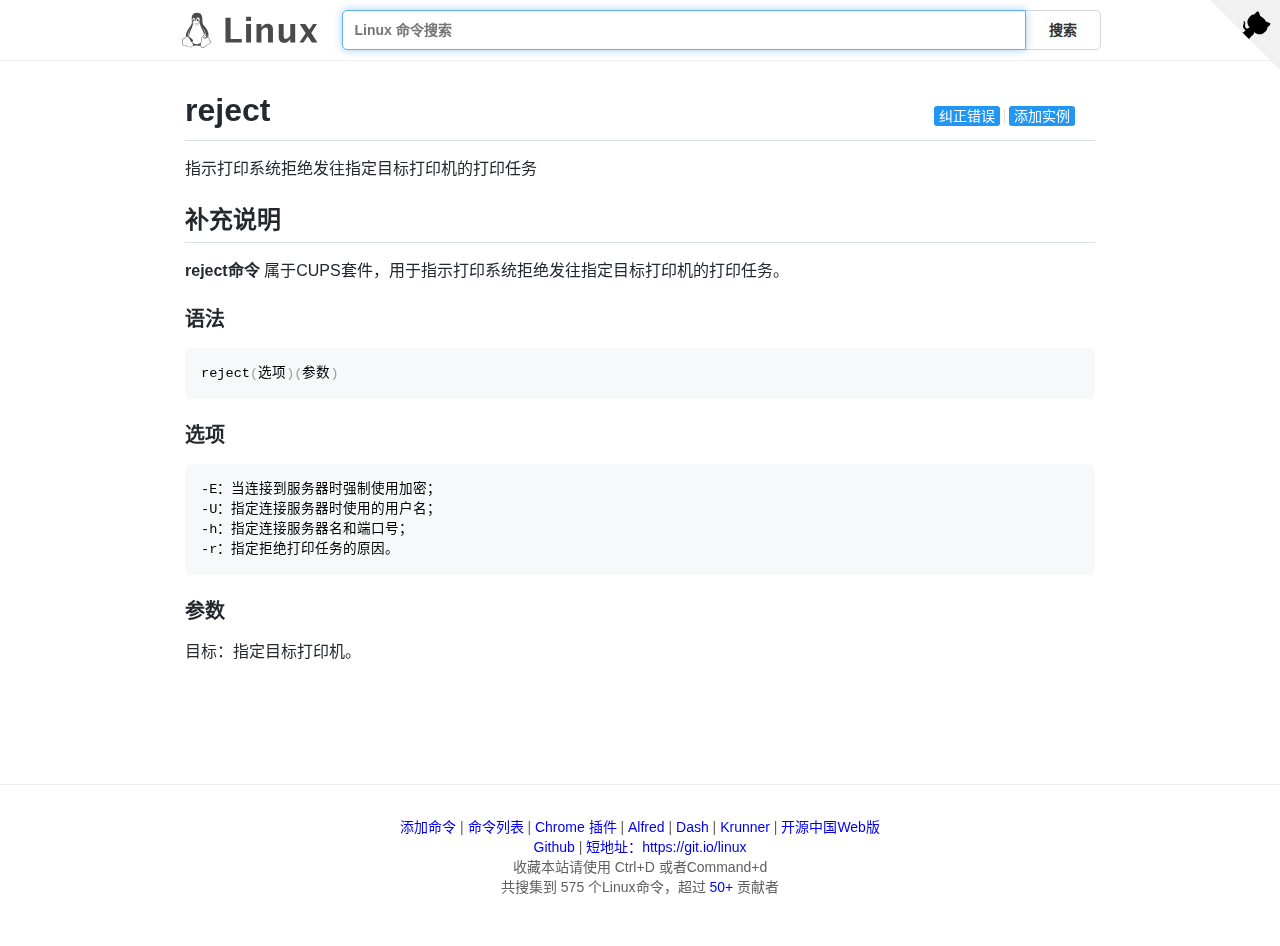
<file: reject.html>
<!DOCTYPE html>
<html lang="zh-CN">
<head>
    <meta charset="UTF-8">
    <meta name="renderer" content="webkit">
    <meta http-equiv="X-UA-Compatible" content="IE=edge, chrome=1">
    <meta name="viewport" content="width=device-width, initial-scale=1, maximum-scale=1, user-scalable=no"/>
    <meta name="description" content="reject:指示打印系统拒绝发往指定目标打印机的打印任务 - 最专业的Linux命令大全，内容包含Linux命令手册、详解、学习，值得收藏的Linux命令速查手册。">
    <meta name="keywords" content="Linux,Command,命令大全,Linux命令手册,reject,指示打印系统拒绝发往指定目标打印机的打印任务">
    <title>reject 命令，Linux reject 命令详解：指示打印系统拒绝发往指定目标打印机的打印任务 -  Linux 命令搜索引擎</title>
    <link rel="shortcut icon" href="../img/favicon.ico">
    <link rel="stylesheet" type="text/css" href="../css/index.css?v=1647058291528">
</head>
<body>
<a href="https://github.com/jaywcjlove/linux-command" target="_blank" class="github-corner">
  <svg viewBox="0 0 250 250">
      <!-- kenny wang <wowohoo@qq.com> https://github.com/jaywcjlove -->
      <title>logo</title>
      <desc>Linux Command Logo. https://github.com/jaywcjlove</desc>
      <path d="M0,0 L115,115 L130,115 L142,142 L250,250 L250,0 Z"></path>
      <path d="M128.3,109.0 C113.8,99.7 119.0,89.6 119.0,89.6 C122.0,82.7 120.5,78.6 120.5,78.6 C119.2,72.0 123.4,76.3 123.4,76.3 C127.3,80.9 125.5,87.3 125.5,87.3 C122.9,97.6 130.6,101.9 134.4,103.2" fill="currentColor" style="transform-origin: 130px 106px;" class="octo-arm"></path>
      <path d="M115.0,115.0 C114.9,115.1 118.7,116.5 119.8,115.4 L133.7,101.6 C136.9,99.2 139.9,98.4 142.2,98.6 C133.8,88.0 127.5,74.4 143.8,58.0 C148.5,53.4 154.0,51.2 159.7,51.0 C160.3,49.4 163.2,43.6 171.4,40.1 C171.4,40.1 176.1,42.5 178.8,56.2 C183.1,58.6 187.2,61.8 190.9,65.4 C194.5,69.0 197.7,73.2 200.1,77.6 C213.8,80.2 216.3,84.9 216.3,84.9 C212.7,93.1 206.9,96.0 205.4,96.6 C205.1,102.4 203.0,107.8 198.3,112.5 C181.9,128.9 168.3,122.5 157.7,114.1 C157.9,116.9 156.7,120.9 152.7,124.9 L141.0,136.5 C139.8,137.7 141.6,141.9 141.8,141.8 Z" fill="currentColor" class="octo-body"></path>
  </svg>
</a>
<div class="header header_list">
  <div class="header_inner">
      <div class="logo">
          <a href="/">
            <svg width="183px" height="48px" viewBox="0 0 183 48" version="1.1" xmlns="http://www.w3.org/2000/svg" xmlns:xlink="http://www.w3.org/1999/xlink"> <!-- kenny wang <wowohoo@qq.com> https://github.com/jaywcjlove --> <title>logo</title> <desc>Linux Command Logo. https://github.com/jaywcjlove</desc><g id="Page-1" stroke="none" stroke-width="1" fill="none" fill-rule="evenodd"> <g id="Desktop-HD" transform="translate(-576.000000, -261.000000)" fill="#4A4A4A"> <g id="logo" transform="translate(576.000000, 261.000000)"> <path d="M20.4917792,0.000336524232 C20.1886146,-0.000100520225 19.8723998,0.0124863601 19.542641,0.0387964365 C11.2083649,0.710004944 13.4186692,9.51473754 13.2949769,12.4631618 C13.1427718,14.6193207 12.7056049,16.3185233 11.2226825,18.426428 C9.48047033,20.4982285 7.02763261,23.8514609 5.86566251,27.3420607 C5.3172635,28.9894735 5.05630425,30.6686289 5.29730805,32.2578406 C5.22181299,32.325447 5.14994103,32.3962788 5.08160039,32.469239 C4.57008792,33.0153217 4.19213625,33.6769851 3.77100458,34.1224689 C3.37755968,34.5149436 2.81698897,34.6642292 2.20097918,34.8852382 C1.58472464,35.1063477 0.908127379,35.4323261 0.497432332,36.2204265 C0.497432332,36.2204265 0.497432332,36.2207368 0.49712203,36.2207368 C0.496684986,36.222048 0.495373852,36.2233591 0.494936808,36.2246702 L0.494936808,36.2246702 C0.123151829,36.919077 0.233680372,37.718746 0.347224522,38.4596325 C0.460773043,39.2004972 0.575720105,39.9005856 0.423139144,40.3755699 C-0.0645762474,41.7086473 -0.126850712,42.6307542 0.216491414,43.2996202 C0.560563403,43.9698759 1.2680029,44.2657113 2.06756262,44.432706 C3.66668644,44.7666954 5.83232039,44.6837094 7.53908826,45.5883128 L7.68579097,45.3115063 L7.54060917,45.5891344 C9.36778716,46.5444437 11.2201913,46.8837519 12.698079,46.5461831 C13.7695766,46.3014513 14.6393781,45.6634363 15.0860725,44.6816946 C16.2420201,44.6760567 17.5104717,44.1864315 19.5423657,44.0745568 C20.9208039,43.9635213 22.6427241,44.564051 24.6233484,44.4540775 C24.6751207,44.6689591 24.750052,44.8756375 24.8526175,45.0720452 C24.8539287,45.0742305 24.8548028,45.0759786 24.8556769,45.0780328 C25.6234722,46.6133699 27.0500902,47.3156173 28.570428,47.1956355 C30.0927718,47.075492 31.711331,46.1778551 33.0196848,44.6208231 L32.7798304,44.4192582 L33.0215204,44.618616 C34.2685787,43.1065034 36.3384911,42.4794975 37.7110118,41.6516741 C38.3972721,41.2377581 38.9541192,40.7194802 38.9971462,39.966706 C39.0401514,39.2142991 38.5984218,38.3711223 37.5826868,37.2436088 L37.5823765,37.2432985 C37.5820662,37.2428614 37.5815024,37.2424244 37.5810654,37.2415503 C37.2473295,36.8644028 37.0881185,36.1654026 36.91702,35.4210285 C36.7460395,34.6771089 36.5551865,33.8746254 35.9444344,33.3545687 L35.9444344,33.3545687 C35.9431233,33.3532575 35.9418121,33.3523835 35.940938,33.3515094 L35.940938,33.3515094 C35.6978714,33.1397045 35.4452772,32.9959518 35.1909042,32.8993694 C36.0400422,30.3810493 35.7068789,27.8734149 34.8497254,25.6073831 C33.7977638,22.8263338 31.9611937,20.4030752 30.5585738,18.7453569 C28.9885703,16.7650385 27.4529665,14.8848863 27.4832187,12.1079627 C27.5299825,7.86977213 27.9494053,0.0101787654 20.4914689,0 L20.4917792,0.000336524232 Z M21.5014393,6.5296802 C21.9246338,6.5296802 22.2860696,6.65372652 22.6573476,6.92320377 C23.0345213,7.1969553 23.3062494,7.53965497 23.5252523,8.01821865 C23.7401952,8.48461502 23.843613,8.94086321 23.8537568,9.48229573 C23.8537568,9.49649968 23.8537568,9.50864951 23.8576902,9.52285346 C23.8616236,10.0784681 23.7664397,10.5509481 23.5555483,11.0335676 C23.4352081,11.3089536 23.2970146,11.540089 23.1316064,11.7401941 C23.0754506,11.7132285 23.0171357,11.6873118 22.9566488,11.6624396 L22.9566488,11.6624396 C22.5373789,11.4828667 22.2157491,11.3685884 21.9476879,11.2755722 C22.044856,11.158772 22.1257661,11.0202464 22.1969169,10.8470719 C22.3043949,10.5854877 22.3571155,10.3299784 22.367255,10.025813 C22.367255,10.0136631 22.3711884,10.00348 22.3711884,9.98931975 C22.3772633,9.69732161 22.3387597,9.44789596 22.2535753,9.19239103 C22.1643483,8.92472316 22.0507955,8.73208707 21.886541,8.57188842 C21.722291,8.41168541 21.5580366,8.33869024 21.361336,8.33260221 C21.3521143,8.33216517 21.3429364,8.33216517 21.3338459,8.33216517 C21.1488275,8.33260221 20.9881699,8.39616596 20.8219532,8.53532529 C20.6475593,8.6813331 20.5177834,8.86788115 20.4103054,9.12744186 C20.3028318,9.38699819 20.2501067,9.64452664 20.239976,9.95073309 C20.2377908,9.96288293 20.2377908,9.97306607 20.2377908,9.9852159 C20.2342945,10.1535261 20.2449584,10.307711 20.2709188,10.4574381 C19.8923378,10.2687966 19.535574,10.1401875 19.2007499,10.0604924 C19.181651,9.91570835 19.1706375,9.76629596 19.1670975,9.61007442 L19.1670975,9.56750629 C19.1610225,9.01391519 19.2522643,8.53941165 19.4651836,8.05679657 C19.6781029,7.57417712 19.9417194,7.2274173 20.3128051,6.94555422 C20.6838952,6.66369114 21.0488973,6.53391079 21.4808239,6.52985938 L21.5010154,6.52985938 L21.5014393,6.5296802 Z M15.7091362,6.98827969 C15.9898804,6.98871673 16.2410892,7.0827381 16.5009296,7.29023807 C16.7828014,7.51531597 16.9957164,7.80326271 17.1741616,8.20882685 C17.3526112,8.614391 17.4479175,9.01995077 17.4742757,9.49851445 L17.4742757,9.50244785 C17.4870374,9.70344023 17.485464,9.89263677 17.469643,10.0758677 C17.4141165,10.091645 17.3597045,10.1087334 17.3064069,10.1270762 C17.0036968,10.2312719 16.7369205,10.373272 16.5044085,10.5268101 C16.5271785,10.366205 16.5305437,10.2032486 16.5131057,10.0215605 C16.5109204,10.0114211 16.5109204,10.0032921 16.5109204,9.99319633 C16.4865771,9.75189098 16.435893,9.54911109 16.3507218,9.34429895 C16.2594713,9.131384 16.1580813,8.98132478 16.0242452,8.86573527 C15.9029566,8.76098882 15.7883592,8.71289208 15.6622806,8.71384046 C15.6492567,8.71384046 15.636058,8.71427751 15.6227281,8.71558864 C15.4807804,8.72773848 15.3631674,8.79669098 15.251638,8.93255936 C15.1401086,9.068419 15.0671091,9.23672919 15.0143884,9.4597792 C14.9616634,9.68284232 14.9474682,9.90184967 14.9697706,10.1532945 C14.9697706,10.1634339 14.9719558,10.1715629 14.9719558,10.1816586 C14.9962992,10.4249963 15.0449553,10.6277718 15.1321501,10.8325883 C15.2213771,11.0434797 15.3247905,11.1935346 15.4586266,11.3091153 C15.481047,11.3284764 15.5032139,11.3458708 15.525289,11.361399 C15.3860816,11.468536 15.3196072,11.5179308 15.2055298,11.6017559 C15.1323642,11.6554425 15.0452263,11.7193646 14.94395,11.7940162 C14.7230765,11.5871106 14.5507673,11.3270648 14.4001137,10.984671 C14.2216641,10.5791112 14.1263578,10.1735471 14.0979674,9.69498342 L14.0979674,9.69105002 C14.0716136,9.21249508 14.1182463,8.8008429 14.2500545,8.37500864 C14.3818627,7.94916563 14.5582845,7.6409444 14.813785,7.38745861 C15.06929,7.13399031 15.3268184,7.00623784 15.6370763,6.99001912 C15.6613322,6.98870799 15.6853347,6.98827095 15.709123,6.98827095 L15.7091362,6.98827969 Z M18.3434478,10.3083666 C18.9959552,10.3057443 19.7811624,10.5197693 20.731756,11.1309629 C21.3156605,11.5106715 21.7700031,11.5424053 22.8162176,11.9904939 L22.8175288,11.9909309 L22.8188399,11.991368 C23.322219,12.1979021 23.6176741,12.4671083 23.7620255,12.7505841 C23.906377,13.034073 23.9099039,13.3414857 23.7890786,13.6648724 C23.5474411,14.3116676 22.7761407,14.9923468 21.6937826,15.3303395 L21.6929085,15.3307766 L21.6920344,15.3312136 C21.1642857,15.5026793 20.7040867,15.8813302 20.1615484,16.1915706 C19.6190277,16.5017979 19.00512,16.7520102 18.1703739,16.7037212 C18.1703739,16.7037168 18.1703739,16.7037212 18.1703739,16.7037212 C17.4597396,16.6622893 17.0349499,16.4210539 16.650849,16.1123607 C16.2667437,15.8036631 15.9320245,15.4158517 15.4418966,15.1280491 L15.4405854,15.1271751 L15.4392743,15.126301 C14.6497885,14.6800742 14.2187709,14.163964 14.0834969,13.7165354 C13.9482185,13.2691068 14.075193,12.8871911 14.4668766,12.5936327 C14.9072645,12.2635986 15.2131825,12.0390976 15.4169632,11.8895453 C15.6194022,11.7409983 15.703625,11.685297 15.7680935,11.623394 C15.7684038,11.622957 15.7685305,11.622957 15.7689675,11.6225199 L15.7692735,11.6220829 C16.1001729,11.3088706 16.6276463,10.738226 17.4227569,10.4645313 C17.696421,10.3703264 18.001784,10.3095466 18.3435746,10.3081961 L18.3434478,10.3083666 Z M22.9062619,13.0069369 C22.6246829,13.0237631 22.3297828,13.1687002 21.9864013,13.3604054 C21.6430199,13.5521105 21.256878,13.7973406 20.8384079,14.0388338 C20.0014721,14.5218204 19.038047,14.9837283 18.0805918,14.9837283 C17.1216551,14.9837283 16.3555118,14.5408493 15.7808726,14.0854752 C15.4935509,13.8577838 15.2564149,13.6284404 15.0669561,13.4510265 C14.9722311,13.3623109 14.8900799,13.2867065 14.8134179,13.2276487 C14.7367734,13.1685909 14.6743853,13.1100357 14.5461303,13.1100357 L14.5400116,13.3795435 C14.5308337,13.4697233 14.5213935,13.4669437 14.5251084,13.4693999 C14.5310959,13.4733333 14.5608587,13.4835601 14.5955731,13.5103509 C14.6519344,13.5537495 14.7301609,13.6245375 14.8230067,13.7114832 C15.0086981,13.8853788 15.2554403,14.124464 15.5592255,14.3652012 C16.166796,14.8466668 17.0117515,15.3406363 18.0806093,15.3406363 C19.1509618,15.3406363 20.1636375,14.8403471 21.016875,14.3479598 C21.4434872,14.1017639 21.8309534,13.8560094 22.1604324,13.6720705 C22.4898897,13.4881185 22.7670895,13.3727781 22.9275766,13.3632068 L22.9062925,13.00695 L22.9062619,13.0069369 Z M23.8576858,14.2878093 C24.5685911,17.0901733 26.2220701,21.1378562 27.2848005,23.113201 C27.8496849,24.1612205 28.9735097,26.3878921 29.4590574,29.0706371 C29.7667148,29.0611969 30.1054855,29.1059065 30.4682673,29.1987042 C31.7377591,25.907589 29.3917525,22.3626165 28.3189832,21.375368 C27.8858722,20.9551061 27.8650557,20.7668098 28.0797669,20.7757081 C29.2436775,21.8049915 30.7716374,23.8752142 31.3275492,26.211938 C31.581035,27.2774436 31.6350799,28.3975886 31.3630809,29.5030663 C31.4961478,29.5583437 31.6312951,29.6184504 31.7682604,29.683286 C33.806037,30.6755779 34.5596721,31.5384567 34.1973186,32.716121 C34.0779748,32.7117506 33.960576,32.7126247 33.8460659,32.7152469 C33.8354021,32.7155572 33.8247819,32.715684 33.814118,32.716121 C34.1092104,31.7826203 33.4554837,31.0941179 31.7135031,30.305952 C29.9067264,29.5110511 28.4669839,29.5901387 28.2236507,31.2022427 C28.2080919,31.2867016 28.1955487,31.3727644 28.1860212,31.460029 C28.05104,31.506902 27.9153158,31.5667509 27.7792552,31.6412014 C26.9308557,32.1054213 26.4677896,32.9477371 26.2102393,33.9808403 C25.9529032,35.0131131 25.8791213,36.2610673 25.8081016,37.6639101 L25.8081016,37.6647842 C25.7647031,38.3701826 25.4746935,39.3242507 25.1805582,40.3347805 C22.2207839,42.446033 18.1128938,43.3607409 14.6251435,40.9805006 C14.3887768,40.6065916 14.1176344,40.2361221 13.8385378,39.8707355 C13.6603154,39.6373843 13.4772332,39.4054841 13.2952172,39.1768225 C13.6532528,39.1768225 13.9575843,39.1184771 14.2035442,39.0069433 C14.5094142,38.8682516 14.724322,38.6454901 14.8306462,38.3594969 C15.0432858,37.7875325 14.8297721,36.9806654 14.1489836,36.0592664 C13.4682956,35.137933 12.3154554,34.0981212 10.6214273,33.0592009 C10.6214273,33.0592009 10.621117,33.0592009 10.621117,33.0588906 C9.37658486,32.2846183 8.68057408,31.3355981 8.3547924,30.3051959 C8.02898013,29.2747018 8.07466439,28.1604089 8.32577265,27.0602631 C8.80774091,24.9485692 10.0461107,22.8947793 10.8362565,21.605909 C11.0489879,21.4493815 10.9122629,21.8964561 10.0363515,23.5230089 C9.25134103,25.0101357 7.78376323,28.4420972 9.79314068,31.1210705 C9.84684033,29.2145776 10.3021401,27.2701931 11.0664741,25.45145 C12.1797968,22.9278068 14.5084483,18.5514927 14.6933968,15.0635108 C14.7887555,15.1327561 15.1164383,15.3538525 15.2624505,15.4368866 C15.2627608,15.4373237 15.2628875,15.4373237 15.2633246,15.4373237 C15.6905181,15.6888908 16.0113611,16.0566244 16.426903,16.3905832 C16.8432709,16.7252019 17.3634237,17.0142238 18.149269,17.0600129 L18.149269,17.0600129 C19.066516,17.113092 19.7655905,16.8289912 20.3383504,16.5014745 C20.9102449,16.1744603 21.3671137,15.8125482 21.7999582,15.6712779 C21.8003952,15.6708409 21.8012693,15.6708409 21.8017063,15.6708409 C22.7163355,15.3848215 23.44356,14.8785842 23.857393,14.2881327 L23.8576858,14.2878093 Z M29.6669682,30.3312962 C30.0374289,30.329548 30.4861993,30.4530917 30.9774372,30.6728508 C32.2995623,31.2832227 32.713238,31.8063999 32.3522873,32.5749338 C32.0481219,33.1548918 30.7462669,34.0775407 29.8540319,33.8342075 C28.9435503,33.5989814 28.4994564,32.2869871 28.6474877,31.2953987 C28.7267763,30.6220356 29.1076387,30.3339097 29.6669682,30.3312962 L29.6669682,30.3312962 Z M28.1710786,32.1433306 C28.2458176,33.3559191 28.8457529,34.5926195 29.9067526,34.8602742 C31.0678224,35.1661922 32.7418469,34.16998 33.4486352,33.3574182 C33.5895689,33.3517803 33.7273516,33.3448313 33.8611658,33.3416409 C34.4811527,33.3266503 35.001157,33.3620509 35.5324588,33.8267253 L35.534207,33.8284735 L35.5359552,33.8302216 C35.9442465,34.1761336 36.1383204,34.8298385 36.3066481,35.5621545 C36.4749627,36.294475 36.6095636,37.0920505 37.11435,37.6602345 L37.115224,37.6611086 L37.1156611,37.6619827 C38.0861227,38.7388952 38.3980544,39.4668146 38.3715083,39.931406 C38.344936,40.3960279 38.008556,40.7409347 37.3873891,41.1155867 C36.1455928,41.864576 33.9453056,42.5158727 32.5399192,44.2181871 C31.3196037,45.6704378 29.8315635,46.4680352 28.5210638,46.5714617 C27.2105642,46.6748883 26.0799127,46.1309646 25.4133237,44.793071 L25.4115756,44.7900117 L25.4098274,44.7869524 C24.9962959,44.0002986 25.1685614,42.758852 25.5169207,41.4493706 C25.8652845,40.1398937 26.3657922,38.7953264 26.4327911,37.7024923 L26.4327911,37.7007442 L26.4327911,37.698996 C26.5036666,36.2987755 26.5820418,35.0759688 26.8172504,34.1324728 C27.0524633,33.1889769 27.4228236,32.5499829 28.0790545,32.1909116 C28.109604,32.1742165 28.139948,32.1584392 28.1701128,32.1435097 L28.1710786,32.1433306 Z M6.86074718,32.2348346 C6.95869322,32.2351449 7.06234705,32.2434006 7.17277507,32.2601394 C7.91559769,32.3726653 8.5633675,32.8920358 9.18746261,33.7385341 C9.8115621,34.5850455 10.3922762,35.7405823 10.9892352,37.0223812 L10.9901093,37.0241294 L10.9905463,37.0258776 C11.4702594,38.0271115 12.4825418,39.128044 13.3403902,40.2511564 C14.1982341,41.3742689 14.8621527,42.5016163 14.7756966,43.3644732 L14.7753863,43.3684066 L14.775076,43.37234 C14.6632363,44.843978 13.8330966,45.6451198 12.5587449,45.9361914 C11.2847734,46.2271625 9.55771794,45.9379396 7.83269472,45.035587 L7.83094655,45.035587 C5.9224477,44.0247687 3.65205856,44.1251622 2.19566909,43.8209924 C1.46727769,43.6688572 0.99200058,43.44013 0.773862951,43.0151698 C0.55571221,42.5902315 0.550839164,41.8488511 1.01440785,40.5847437 L1.01659307,40.5791059 L1.01834125,40.573468 C1.24759292,39.8663213 1.07793226,39.0925822 0.96663015,38.3663367 C0.855328038,37.6400911 0.800894151,36.9795116 1.04888192,36.5190765 L1.05019305,36.5168913 L1.05150418,36.514706 C1.36900824,35.9026821 1.83472718,35.683902 2.41273159,35.4765375 C2.990736,35.2691556 3.67612223,35.1062953 4.21734934,34.5638925 L4.21997161,34.5612703 L4.22259387,34.558648 C4.72293985,34.0308163 5.09877623,33.3691834 5.53863963,32.8995879 C5.90977341,32.5033678 6.28118253,32.2407652 6.84099715,32.2368755 L6.86053303,32.2368755 L6.86074718,32.2348346 Z" id="path4004"></path> <path d="M58.5014648,40 L58.5014648,6.7578125 L65.4194336,6.7578125 L65.4194336,35.2832031 L80.4008789,35.2832031 L80.4008789,40 L58.5014648,40 L58.5014648,40 L58.5014648,40 Z M86.2524414,40 L86.2524414,15.3378906 L92.9008789,15.3378906 L92.9008789,40 L86.2524414,40 L86.2524414,40 L86.2524414,40 Z M86.2524414,11.1826172 L86.2524414,5.63476562 L92.9008789,5.63476562 L92.9008789,11.1826172 L86.2524414,11.1826172 L86.2524414,11.1826172 L86.2524414,11.1826172 Z M100.211426,40 L100.211426,15.3378906 L106.859863,15.3378906 L106.859863,19.9873047 C109.031098,16.513329 111.8312,14.7763672 115.260254,14.7763672 C117.461437,14.7763672 119.198399,15.4726493 120.471191,16.8652344 C121.743984,18.2578195 122.380371,20.1594932 122.380371,22.5703125 L122.380371,40 L115.731934,40 L115.731934,24.2099609 C115.731934,21.4098167 114.803557,20.0097656 112.946777,20.0097656 C110.835439,20.0097656 108.806488,21.4996596 106.859863,24.4794922 L106.859863,40 L100.211426,40 L100.211426,40 L100.211426,40 Z M145.672363,40 L145.672363,35.3505859 C143.516102,38.8245616 140.716,40.5615234 137.271973,40.5615234 C135.07079,40.5615234 133.333828,39.8652413 132.061035,38.4726562 C130.788242,37.0800712 130.151855,35.1783975 130.151855,32.7675781 L130.151855,15.3378906 L136.800293,15.3378906 L136.800293,31.1279297 C136.800293,33.9280739 137.736156,35.328125 139.60791,35.328125 C141.704275,35.328125 143.725739,33.838231 145.672363,30.8583984 L145.672363,15.3378906 L152.320801,15.3378906 L152.320801,40 L145.672363,40 L145.672363,40 L145.672363,40 Z M158.003418,40 L166.471191,27.6240234 L158.362793,15.3378906 L165.932129,15.3378906 L171.23291,23.1542969 L176.309082,15.3378906 L181.699707,15.3378906 L173.973145,27.4443359 L182.26123,40 L174.691895,40 L169.166504,31.8466797 L163.506348,40 L158.003418,40 L158.003418,40 L158.003418,40 Z" id="Linux"></path> </g> </g> </g> </svg> 
          </a>
      </div>
      <div class="search">
          <ul class="search-list" id="result">
            <!-- <li><a href="#"><strong>find</strong> - 指定目录下查找文件。</a></li> -->
          </ul>
          <input type="text" class="query" id="query" autocomplete="off" autofocus="autofocus" placeholder="Linux 命令搜索"/>
          <div class="enter-input">
              <input type="hidden" id="current_path" value="/c/reject.html">
              <button id="search_btn">搜索</button>
          </div>
      </div>
  </div>
</div>
<script type="text/javascript" src="../js/copy-to-clipboard.js"></script>

<div class="markdown-body">

<span class="edit_btn">
<a target="_blank" href="https://github.com/jaywcjlove/linux-command/edit/master/command/reject.md">纠正错误</a> 
<span class="split"></span>
<a target="_blank" href="https://github.com/jaywcjlove/linux-command/edit/master/command/reject.md">添加实例</a>
</span>



<div class="markdown-body">
  <h1 id="reject"><a class="anchor" aria-hidden="true" tabindex="-1" href="#reject"><span class="octicon octicon-link"></span></a>reject</h1>
  <p>指示打印系统拒绝发往指定目标打印机的打印任务</p>
  <h2 id="补充说明"><a class="anchor" aria-hidden="true" tabindex="-1" href="#补充说明"><span class="octicon octicon-link"></span></a>补充说明</h2>
  <p><strong>reject命令</strong> 属于CUPS套件，用于指示打印系统拒绝发往指定目标打印机的打印任务。</p>
  <h3 id="语法"><a class="anchor" aria-hidden="true" tabindex="-1" href="#语法"><span class="octicon octicon-link"></span></a>语法</h3>
  <pre class="language-shell"><code class="language-shell">reject<span class="token punctuation">(</span>选项<span class="token punctuation">)</span><span class="token punctuation">(</span>参数<span class="token punctuation">)</span>
</code><div onclick="copied(this)" data-code="reject(选项)(参数)
" class="copied"><svg class="octicon-copy" aria-hidden="true" viewBox="0 0 16 16" fill="currentColor" height="12" width="12"><path fill-rule="evenodd" d="M0 6.75C0 5.784.784 5 1.75 5h1.5a.75.75 0 010 1.5h-1.5a.25.25 0 00-.25.25v7.5c0 .138.112.25.25.25h7.5a.25.25 0 00.25-.25v-1.5a.75.75 0 011.5 0v1.5A1.75 1.75 0 019.25 16h-7.5A1.75 1.75 0 010 14.25v-7.5z"></path><path fill-rule="evenodd" d="M5 1.75C5 .784 5.784 0 6.75 0h7.5C15.216 0 16 .784 16 1.75v7.5A1.75 1.75 0 0114.25 11h-7.5A1.75 1.75 0 015 9.25v-7.5zm1.75-.25a.25.25 0 00-.25.25v7.5c0 .138.112.25.25.25h7.5a.25.25 0 00.25-.25v-7.5a.25.25 0 00-.25-.25h-7.5z"></path></svg><svg class="octicon-check" aria-hidden="true" viewBox="0 0 16 16" fill="currentColor" height="12" width="12"><path fill-rule="evenodd" d="M13.78 4.22a.75.75 0 010 1.06l-7.25 7.25a.75.75 0 01-1.06 0L2.22 9.28a.75.75 0 011.06-1.06L6 10.94l6.72-6.72a.75.75 0 011.06 0z"></path></svg></div></pre>
  <h3 id="选项"><a class="anchor" aria-hidden="true" tabindex="-1" href="#选项"><span class="octicon octicon-link"></span></a>选项</h3>
  <pre class="language-shell"><code class="language-shell">-E：当连接到服务器时强制使用加密；
-U：指定连接服务器时使用的用户名；
-h：指定连接服务器名和端口号；
-r：指定拒绝打印任务的原因。
</code><div onclick="copied(this)" data-code="-E：当连接到服务器时强制使用加密；
-U：指定连接服务器时使用的用户名；
-h：指定连接服务器名和端口号；
-r：指定拒绝打印任务的原因。
" class="copied"><svg class="octicon-copy" aria-hidden="true" viewBox="0 0 16 16" fill="currentColor" height="12" width="12"><path fill-rule="evenodd" d="M0 6.75C0 5.784.784 5 1.75 5h1.5a.75.75 0 010 1.5h-1.5a.25.25 0 00-.25.25v7.5c0 .138.112.25.25.25h7.5a.25.25 0 00.25-.25v-1.5a.75.75 0 011.5 0v1.5A1.75 1.75 0 019.25 16h-7.5A1.75 1.75 0 010 14.25v-7.5z"></path><path fill-rule="evenodd" d="M5 1.75C5 .784 5.784 0 6.75 0h7.5C15.216 0 16 .784 16 1.75v7.5A1.75 1.75 0 0114.25 11h-7.5A1.75 1.75 0 015 9.25v-7.5zm1.75-.25a.25.25 0 00-.25.25v7.5c0 .138.112.25.25.25h7.5a.25.25 0 00.25-.25v-7.5a.25.25 0 00-.25-.25h-7.5z"></path></svg><svg class="octicon-check" aria-hidden="true" viewBox="0 0 16 16" fill="currentColor" height="12" width="12"><path fill-rule="evenodd" d="M13.78 4.22a.75.75 0 010 1.06l-7.25 7.25a.75.75 0 01-1.06 0L2.22 9.28a.75.75 0 011.06-1.06L6 10.94l6.72-6.72a.75.75 0 011.06 0z"></path></svg></div></pre>
  <h3 id="参数"><a class="anchor" aria-hidden="true" tabindex="-1" href="#参数"><span class="octicon octicon-link"></span></a>参数</h3>
  <p>目标：指定目标打印机。</p>
</div>


</div>
<!-- Linux命令行搜索引擎：https://jaywcjlove.github.io/linux-command/ -->
<div class="footer ">
  <a target="_blank" href="https://github.com/jaywcjlove/linux-command/new/master/command">添加命令</a> |
  <a href="../hot.html">命令列表</a> |
  <a href="https://github.com/jaywcjlove/oscnews">Chrome 插件</a> |
  <a href="https://github.com/jaywcjlove/linux-command/releases">Alfred</a> |
  <a href="https://jaywcjlove.github.io/linux-command/linux-command.docset.zip">Dash</a> |
  <a href="https://github.com/roachsinai/krunner-linuxcommands">Krunner</a> |
  <a href="http://jaywcjlove.gitee.io/linux-command/">开源中国Web版</a>
  <br />
  <a href="https://github.com/jaywcjlove/linux-command">Github</a> |
  <a href="https://jaywcjlove.github.io/linux-command/">短地址：https://git.io/linux</a>
  <br />
  收藏本站请使用 Ctrl+D 或者Command+d
  <br /> 共搜集到
  <span id="commands_info">
    575
  </span> 个Linux命令，超过 <a href="../contributors.html">50+</a> 贡献者
</div>
<script type="text/javascript" src="../js/dt.js?v=1647058291528"></script>
<script type="text/javascript" src="../js/index.js?v=1647058291528"></script>
</body>
</html>
</file>
<file: css/index.css>
body { margin: 0; }
.markdown-body {
  -ms-text-size-adjust: 100%;
  -webkit-text-size-adjust: 100%;
  max-width: 960px;
  margin: 28px auto 60px auto;
  padding: 8px;
  color: #24292f;
  background-color: #ffffff;
  font-family: -apple-system,BlinkMacSystemFont,"Segoe UI",Helvetica,Arial,sans-serif,"Apple Color Emoji","Segoe UI Emoji";
  font-size: 16px;
  line-height: 1.5;
  word-wrap: break-word;
}

.markdown-body .octicon {
  display: inline-block;
  fill: currentColor;
  vertical-align: text-bottom;
}

.markdown-body pre {
  position: relative;
}
.markdown-body pre .copied {
  visibility: hidden;
  display: flex;
  position: absolute;
  cursor: pointer;
  color: #a5afbb;
  top: 6px;
  right: 6px;
  border-radius: 5px;
  background: #e3e3e3;
  padding: 6px;
  font-size: 12px;
  transition: all .3s;
}
.markdown-body pre:hover .copied {
  visibility: visible;
}
.markdown-body pre:hover .copied:hover {
  background: #4caf50;
  color: #fff;
}
.markdown-body pre:hover .copied:active,
.markdown-body pre .copied.active {
  background: #2e9b33;
  color: #fff;
}
.markdown-body pre .copied .octicon-copy {
  display: block;
}
.markdown-body pre .copied .octicon-check {
  display: none;
}
.markdown-body pre .active .octicon-copy {
  display: none;
}
.markdown-body pre .active .octicon-check {
  display: block;
}

.markdown-body .octicon-video {
  border: 1px solid #d0d7de !important;
  border-radius: 6px !important;
  display: block;
}

.markdown-body .octicon-video summary {
  border-bottom: 1px solid #d0d7de !important;
  padding: 8px 16px !important;
  cursor: pointer;
}
.markdown-body .octicon-video > video {
  display: block !important;
  max-width: 100% !important;
  padding: 2px;
  box-sizing: border-box;
  border-bottom-right-radius: 6px !important;
  border-bottom-left-radius: 6px !important;
}
.markdown-body details.octicon-video:not([open])>*:not(summary) {
  display: none !important;
}
.markdown-body details.octicon-video:not([open]) > summary {
  border-bottom: 0 !important;
}
.markdown-body .octicon-video summary > svg + span {
  margin: 4px !important;
}

.markdown-body h1:hover a.anchor .octicon-link:before,
.markdown-body h2:hover a.anchor .octicon-link:before,
.markdown-body h3:hover a.anchor .octicon-link:before,
.markdown-body h4:hover a.anchor .octicon-link:before,
.markdown-body h5:hover a.anchor .octicon-link:before,
.markdown-body h6:hover a.anchor .octicon-link:before {
  width: 16px;
  height: 16px;
  content: ' ';
  display: inline-block;
  background-color: currentColor;
  -webkit-mask-image: url("data:image/svg+xml,<svg xmlns='http://www.w3.org/2000/svg' viewBox='0 0 16 16' version='1.1' aria-hidden='true'><path fill-rule='evenodd' d='M7.775 3.275a.75.75 0 001.06 1.06l1.25-1.25a2 2 0 112.83 2.83l-2.5 2.5a2 2 0 01-2.83 0 .75.75 0 00-1.06 1.06 3.5 3.5 0 004.95 0l2.5-2.5a3.5 3.5 0 00-4.95-4.95l-1.25 1.25zm-4.69 9.64a2 2 0 010-2.83l2.5-2.5a2 2 0 012.83 0 .75.75 0 001.06-1.06 3.5 3.5 0 00-4.95 0l-2.5 2.5a3.5 3.5 0 004.95 4.95l1.25-1.25a.75.75 0 00-1.06-1.06l-1.25 1.25a2 2 0 01-2.83 0z'></path></svg>");
  mask-image: url("data:image/svg+xml,<svg xmlns='http://www.w3.org/2000/svg' viewBox='0 0 16 16' version='1.1' aria-hidden='true'><path fill-rule='evenodd' d='M7.775 3.275a.75.75 0 001.06 1.06l1.25-1.25a2 2 0 112.83 2.83l-2.5 2.5a2 2 0 01-2.83 0 .75.75 0 00-1.06 1.06 3.5 3.5 0 004.95 0l2.5-2.5a3.5 3.5 0 00-4.95-4.95l-1.25 1.25zm-4.69 9.64a2 2 0 010-2.83l2.5-2.5a2 2 0 012.83 0 .75.75 0 001.06-1.06 3.5 3.5 0 00-4.95 0l-2.5 2.5a3.5 3.5 0 004.95 4.95l1.25-1.25a.75.75 0 00-1.06-1.06l-1.25 1.25a2 2 0 01-2.83 0z'></path></svg>");
}

.markdown-body a.anchor {
  float: left;
  padding-right: 4px;
  margin-left: -20px;
  line-height: 1;
  min-width: 16px;
}

.markdown-body a.anchor:focus {
  outline: none;
}
.markdown-body h1:hover a.anchor,
.markdown-body h2:hover a.anchor,
.markdown-body h3:hover a.anchor,
.markdown-body h4:hover a.anchor,
.markdown-body h5:hover a.anchor,
.markdown-body h6:hover a.anchor {
  text-decoration: none;
}

.markdown-body h1:hover a.anchor .octicon-link,
.markdown-body h2:hover a.anchor .octicon-link,
.markdown-body h3:hover a.anchor .octicon-link,
.markdown-body h4:hover a.anchor .octicon-link,
.markdown-body h5:hover a.anchor .octicon-link,
.markdown-body h6:hover a.anchor .octicon-link {
  visibility: visible;
}


.markdown-body details,
.markdown-body figcaption,
.markdown-body figure {
  display: block;
}

.markdown-body summary {
  display: list-item;
}

.markdown-body a {
  background-color: transparent;
  color: #0969da;
  text-decoration: none;
}

.markdown-body a:active,
.markdown-body a:hover {
  outline-width: 0;
}

.markdown-body abbr[title] {
  border-bottom: none;
  -webkit-text-decoration: underline dotted;
  text-decoration: underline dotted;
}

.markdown-body b,
.markdown-body strong {
  font-weight: 600;
}

.markdown-body dfn {
  font-style: italic;
}

.markdown-body h1 {
  margin: .67em 0;
  font-weight: 600;
  padding-bottom: .3em;
  font-size: 2em;
  border-bottom: 1px solid hsla(210,18%,87%,1);
}

.markdown-body mark {
  background-color: #ff0;
  color: #24292f;
}

.markdown-body small {
  font-size: 90%;
}

.markdown-body sub,
.markdown-body sup {
  font-size: 75%;
  line-height: 0;
  position: relative;
  vertical-align: baseline;
}

.markdown-body sub {
  bottom: -0.25em;
}

.markdown-body sup {
  top: -0.5em;
}

.markdown-body img {
  border-style: none;
  max-width: 100%;
  box-sizing: content-box;
  background-color: #ffffff;
}

.markdown-body code,
.markdown-body kbd,
.markdown-body pre,
.markdown-body samp {
  font-family: monospace,monospace;
  font-size: 1em;
}

.markdown-body figure {
  margin: 1em 40px;
}

.markdown-body hr {
  box-sizing: content-box;
  overflow: hidden;
  background: transparent;
  border-bottom: 1px solid hsla(210,18%,87%,1);
  height: .25em;
  padding: 0;
  margin: 24px 0;
  background-color: #d0d7de;
  border: 0;
}

.markdown-body html [type=button],
.markdown-body [type=reset],
.markdown-body [type=submit] {
  -webkit-appearance: button;
}

.markdown-body [type=button]::-moz-focus-inner,
.markdown-body [type=reset]::-moz-focus-inner,
.markdown-body [type=submit]::-moz-focus-inner {
  border-style: none;
  padding: 0;
}

.markdown-body [type=button]:-moz-focusring,
.markdown-body [type=reset]:-moz-focusring,
.markdown-body [type=submit]:-moz-focusring {
  outline: 1px dotted ButtonText;
}

.markdown-body [type=checkbox],
.markdown-body [type=radio] {
  box-sizing: border-box;
  padding: 0;
}

.markdown-body [type=number]::-webkit-inner-spin-button,
.markdown-body [type=number]::-webkit-outer-spin-button {
  height: auto;
}

.markdown-body [type=search] {
  -webkit-appearance: textfield;
  outline-offset: -2px;
}

.markdown-body [type=search]::-webkit-search-cancel-button,
.markdown-body [type=search]::-webkit-search-decoration {
  -webkit-appearance: none;
}

.markdown-body ::-webkit-input-placeholder {
  color: inherit;
  opacity: .54;
}

.markdown-body ::-webkit-file-upload-button {
  -webkit-appearance: button;
  font: inherit;
}

.markdown-body a:hover {
  text-decoration: underline;
}

.markdown-body hr::before {
  display: table;
  content: "";
}

.markdown-body hr::after {
  display: table;
  clear: both;
  content: "";
}

.markdown-body table {
  border-spacing: 0;
  border-collapse: collapse;
  display: block;
  width: max-content;
  max-width: 100%;
  overflow: auto;
}

.markdown-body td,
.markdown-body th {
  padding: 0;
}

.markdown-body details summary {
  cursor: pointer;
}

.markdown-body details:not([open])>*:not(summary) {
  display: none !important;
}

.markdown-body kbd {
  display: inline-block;
  padding: 3px 5px;
  font: 11px ui-monospace,SFMono-Regular,SF Mono,Menlo,Consolas,Liberation Mono,monospace;
  line-height: 10px;
  color: #24292f;
  vertical-align: middle;
  background-color: #f6f8fa;
  border: solid 1px rgba(175,184,193,0.2);
  border-bottom-color: rgba(175,184,193,0.2);
  border-radius: 6px;
  box-shadow: inset 0 -1px 0 rgba(175,184,193,0.2);
}

.markdown-body h1,
.markdown-body h2,
.markdown-body h3,
.markdown-body h4,
.markdown-body h5,
.markdown-body h6 {
  margin-top: 24px;
  margin-bottom: 16px;
  font-weight: 600;
  line-height: 1.25;
}

.markdown-body h2 {
  font-weight: 600;
  padding-bottom: .3em;
  font-size: 1.5em;
  border-bottom: 1px solid hsla(210,18%,87%,1);
}

.markdown-body h3 {
  font-weight: 600;
  font-size: 1.25em;
}

.markdown-body h4 {
  font-weight: 600;
  font-size: 1em;
}

.markdown-body h5 {
  font-weight: 600;
  font-size: .875em;
}

.markdown-body h6 {
  font-weight: 600;
  font-size: .85em;
  color: #57606a;
}

.markdown-body p {
  margin-top: 0;
  margin-bottom: 10px;
}

.markdown-body blockquote {
  margin: 0;
  padding: 0 1em;
  color: #57606a;
  border-left: .25em solid #d0d7de;
}

.markdown-body ul,
.markdown-body ol {
  margin-top: 0;
  margin-bottom: 0;
  padding-left: 2em;
}

.markdown-body ol ol,
.markdown-body ul ol {
  list-style-type: lower-roman;
}

.markdown-body ul ul ol,
.markdown-body ul ol ol,
.markdown-body ol ul ol,
.markdown-body ol ol ol {
  list-style-type: lower-alpha;
}
.markdown-body ul ul,
.markdown-body ul ol,
.markdown-body ol ol,
.markdown-body ol ul {
  margin-top: 0;
  margin-bottom: 0;
}

.markdown-body dd {
  margin-left: 0;
}

.markdown-body tt,
.markdown-body code {
  font-family: ui-monospace,SFMono-Regular,SF Mono,Menlo,Consolas,Liberation Mono,monospace;
  font-size: 12px;
}

.markdown-body pre {
  margin-top: 0;
  margin-bottom: 0;
  font-family: ui-monospace,SFMono-Regular,SF Mono,Menlo,Consolas,Liberation Mono,monospace;
  word-wrap: normal;
}

.markdown-body :-ms-input-placeholder {
  color: #6e7781;
  opacity: 1;
}

.markdown-body ::-ms-input-placeholder {
  color: #6e7781;
  opacity: 1;
}

.markdown-body ::placeholder {
  color: #6e7781;
  opacity: 1;
}

.markdown-body [data-catalyst] {
  display: block;
}

.markdown-body g-emoji {
  font-family: "Apple Color Emoji","Segoe UI Emoji","Segoe UI Symbol";
  font-size: 1em;
  font-style: normal !important;
  font-weight: 400;
  line-height: 1;
  vertical-align: -0.075em;
}

.markdown-body g-emoji img {
  width: 1em;
  height: 1em;
}

.markdown-body::before {
  display: table;
  content: "";
}

.markdown-body::after {
  display: table;
  clear: both;
  content: "";
}

.markdown-body>*:first-child {
  margin-top: 0 !important;
}

.markdown-body>*:last-child {
  margin-bottom: 0 !important;
}

.markdown-body a:not([href]) {
  color: inherit;
  text-decoration: none;
}

.markdown-body .absent {
  color: #cf222e;
}

.markdown-body p,
.markdown-body blockquote,
.markdown-body ul,
.markdown-body ol,
.markdown-body dl,
.markdown-body table,
.markdown-body pre,
.markdown-body details {
  margin-top: 0;
  margin-bottom: 16px;
}

.markdown-body blockquote>:first-child {
  margin-top: 0;
}

.markdown-body blockquote>:last-child {
  margin-bottom: 0;
}

.markdown-body sup>a::before {
  content: "[";
}

.markdown-body sup>a::after {
  content: "]";
}

.markdown-body h1 .octicon-link,
.markdown-body h2 .octicon-link,
.markdown-body h3 .octicon-link,
.markdown-body h4 .octicon-link,
.markdown-body h5 .octicon-link,
.markdown-body h6 .octicon-link {
  color: #24292f;
  vertical-align: middle;
  visibility: hidden;
}

.markdown-body h1 tt,
.markdown-body h1 code,
.markdown-body h2 tt,
.markdown-body h2 code,
.markdown-body h3 tt,
.markdown-body h3 code,
.markdown-body h4 tt,
.markdown-body h4 code,
.markdown-body h5 tt,
.markdown-body h5 code,
.markdown-body h6 tt,
.markdown-body h6 code {
  padding: 0 .2em;
  font-size: inherit;
}

.markdown-body ul.no-list,
.markdown-body ol.no-list {
  padding: 0;
  list-style-type: none;
}

.markdown-body ol[type="1"] {
  list-style-type: decimal;
}

.markdown-body ol[type=a] {
  list-style-type: lower-alpha;
}

.markdown-body ol[type=i] {
  list-style-type: lower-roman;
}

.markdown-body div>ol:not([type]) {
  list-style-type: decimal;
}

.markdown-body ul ul,
.markdown-body ul ol,
.markdown-body ol ol,
.markdown-body ol ul {
  margin-top: 0;
  margin-bottom: 0;
}

.markdown-body li>p {
  margin-top: 16px;
}

.markdown-body li+li {
  margin-top: .25em;
}

.markdown-body dl {
  padding: 0;
}

.markdown-body dl dt {
  padding: 0;
  margin-top: 16px;
  font-size: 1em;
  font-style: italic;
  font-weight: 600;
}

.markdown-body dl dd {
  padding: 0 16px;
  margin-bottom: 16px;
}

.markdown-body table th {
  font-weight: 600;
}

.markdown-body table th,
.markdown-body table td {
  padding: 6px 13px;
  border: 1px solid #d0d7de;
}

.markdown-body table tr {
  background-color: #ffffff;
  border-top: 1px solid hsla(210,18%,87%,1);
}

.markdown-body table tr:nth-child(2n) {
  background-color: #f6f8fa;
}

.markdown-body table img {
  background-color: transparent;
}

.markdown-body img[align=right] {
  padding-left: 20px;
}

.markdown-body img[align=left] {
  padding-right: 20px;
}

.markdown-body .emoji {
  max-width: none;
  vertical-align: text-top;
  background-color: transparent;
}

.markdown-body span.frame {
  display: block;
  overflow: hidden;
}

.markdown-body span.frame>span {
  display: block;
  float: left;
  width: auto;
  padding: 7px;
  margin: 13px 0 0;
  overflow: hidden;
  border: 1px solid #d0d7de;
}

.markdown-body span.frame span img {
  display: block;
  float: left;
}

.markdown-body span.frame span span {
  display: block;
  padding: 5px 0 0;
  clear: both;
  color: #24292f;
}

.markdown-body span.align-center {
  display: block;
  overflow: hidden;
  clear: both;
}

.markdown-body span.align-center>span {
  display: block;
  margin: 13px auto 0;
  overflow: hidden;
  text-align: center;
}

.markdown-body span.align-center span img {
  margin: 0 auto;
  text-align: center;
}

.markdown-body span.align-right {
  display: block;
  overflow: hidden;
  clear: both;
}

.markdown-body span.align-right>span {
  display: block;
  margin: 13px 0 0;
  overflow: hidden;
  text-align: right;
}

.markdown-body span.align-right span img {
  margin: 0;
  text-align: right;
}

.markdown-body span.float-left {
  display: block;
  float: left;
  margin-right: 13px;
  overflow: hidden;
}

.markdown-body span.float-left span {
  margin: 13px 0 0;
}

.markdown-body span.float-right {
  display: block;
  float: right;
  margin-left: 13px;
  overflow: hidden;
}

.markdown-body span.float-right>span {
  display: block;
  margin: 13px auto 0;
  overflow: hidden;
  text-align: right;
}

.markdown-body code,
.markdown-body tt {
  padding: .2em .4em;
  margin: 0;
  font-size: 85%;
  background-color: rgba(175,184,193,0.2);
  border-radius: 6px;
}

.markdown-body code br,
.markdown-body tt br {
  display: none;
}

.markdown-body del code {
  text-decoration: inherit;
}

.markdown-body pre code {
  font-size: 100%;
}

.markdown-body pre>code {
  padding: 0;
  margin: 0;
  word-break: normal;
  white-space: pre;
  background: transparent;
  border: 0;
}

.markdown-body .highlight {
  margin-bottom: 16px;
}

.markdown-body .highlight pre {
  margin-bottom: 0;
  word-break: normal;
}

.markdown-body pre code {
  padding: 16px;
  overflow: auto;
  font-size: 85%;
  line-height: 1.45;
  background-color: #f6f8fa;
  border-radius: 6px;
}

.markdown-body pre code,
.markdown-body pre tt {
  display: block;
  margin: 0;
  word-wrap: normal;
  border: 0;
}

.markdown-body .csv-data td,
.markdown-body .csv-data th {
  padding: 5px;
  overflow: hidden;
  font-size: 12px;
  line-height: 1;
  text-align: left;
  white-space: nowrap;
}

.markdown-body .csv-data .blob-num {
  padding: 10px 8px 9px;
  text-align: right;
  background: #ffffff;
  border: 0;
}

.markdown-body .csv-data tr {
  border-top: 0;
}

.markdown-body .csv-data th {
  font-weight: 600;
  background: #f6f8fa;
  border-top: 0;
}

.markdown-body .footnotes {
  font-size: 12px;
  color: #57606a;
  border-top: 1px solid #d0d7de;
}

.markdown-body .footnotes ol {
  padding-left: 16px;
}

.markdown-body .footnotes li {
  position: relative;
}

.markdown-body .footnotes li:target::before {
  position: absolute;
  top: -8px;
  right: -8px;
  bottom: -8px;
  left: -24px;
  pointer-events: none;
  content: "";
  border: 2px solid #0969da;
  border-radius: 6px;
}

.markdown-body .footnotes li:target {
  color: #24292f;
}

.markdown-body .footnotes .data-footnote-backref g-emoji {
  font-family: monospace;
}

.markdown-body [hidden] {
  display: none !important;
}

.markdown-body ::-webkit-calendar-picker-indicator {
  filter: invert(50%);
}

/** language color **/
.markdown-body .token.tag .attr-value {
  color: #032f62;
}
.markdown-body .token.property,
.markdown-body .token.tag,
.markdown-body .token.boolean,
.markdown-body .token.number,
.markdown-body .token.function-name,
.markdown-body .token.constant,
.markdown-body .token.symbol,
.markdown-body .token.deleted {
  color: #0060c9;
}
.markdown-body .token.punctuation {
  color: #a0a0a0;
}
.markdown-body code[class*="language-"] {
  color: black;
}
.markdown-body code[class*="language-"] .token.selector,
.markdown-body code[class*="language-"] .token.string,
.markdown-body code[class*="language-"] .token.attr-name,
.markdown-body code[class*="language-"] .token.content,
.markdown-body code[class*="language-"] .token.char,
.markdown-body code[class*="language-"] .token.class-name,
.markdown-body code[class*="language-"] .token.function,
.markdown-body code[class*="language-"] .token.builtin {
  color: #6f42c1;
}
.markdown-body code[class*="language-"] .token.inserted {
  color: #22863a;
  background-color: #f0fff4;
}
.markdown-body code[class*="language-"] .token.deleted {
  color: #b31d28;
  background-color: #ffeef0;
}
.markdown-body code[class*="language-"] .code-block {
  color: #032f62;
}
.markdown-body code[class*="language-"] .token.comment,
.markdown-body code[class*="language-"] .token.block-comment,
.markdown-body code[class*="language-"] .token.prolog,
.markdown-body code[class*="language-"] .token.doctype,
.markdown-body code[class*="language-"] .token.cdata {
  color: #7D8B99;
}
.markdown-body code[class*="language-"] .token.punctuation {
  color: #a0a0a0;
}
.markdown-body code[class*="language-"] .token.operator,
.markdown-body code[class*="language-"] .token.entity,
.markdown-body code[class*="language-"] .token.variable {
  color: #d73a49;
  background: rgba(255, 255, 255, 0.5);
}
.markdown-body code[class*="language-"] .token.url {
  color: #0027ff;
}
.markdown-body code[class*="language-"] .token.atrule,
.markdown-body code[class*="language-"] .token.attr-value {
  color: #004698;
}
.markdown-body code[class*="language-"] .token.keyword {
  color: #d63200;
}
.markdown-body code[class*="language-"] .token.regex,
.markdown-body code[class*="language-"] .token.important {
  color: #e90;
}
.markdown-body code[class*="language-"] .token.string {
  color: #0a53c1;
}
body,html,ul,li,p{margin:0;padding:0}body,html{font-size:12px;font-family:'HanHei SC','PingFang SC','Helvetica Neue','Helvetica','STHeitiSC-Light','Arial',sans-serif}html{-webkit-tap-highlight-color:rgba(0,0,0,0)}a{text-decoration:none}a:hover{color:#333}*{box-sizing:border-box}.language-css,.language-styl,.language-less,.language-scss,.language-sass{color:#005cc5}.language-css .punctuation,.language-styl .punctuation,.language-less .punctuation,.language-scss .punctuation,.language-sass .punctuation{color:#24292e}.language-css .selector,.language-styl .selector,.language-less .selector,.language-scss .selector,.language-sass .selector{color:#6749ba}.language-css .property,.language-styl .property,.language-less .property,.language-scss .property,.language-sass .property{color:#005cc5}.language-css .atrule,.language-styl .atrule,.language-less .atrule,.language-scss .atrule,.language-sass .atrule{color:#d73a49}.markdown-body .edit_btn{position:relative;right:20px;float:right;top:16px;z-index:2;font-size:14px}@media screen and (max-width:479px){.markdown-body .edit_btn{right:15px}}.markdown-body .edit_btn .split{display:inline-block;height:13px;vertical-align:middle;width:1px;border-left:1px solid #dfdfdf;margin:-1px 0 0 0}.markdown-body .edit_btn a{text-decoration:none;background:#2196f3;color:#fff;border-radius:3px;padding:2px 5px}.markdown-body .edit_btn a:hover{color:#333;background:#e6e6e6}.markdown-body .markdown-body{padding-top:0 !important;padding-left:0 !important;padding-right:0 !important}.markdown-body{margin-top:0 !important;padding:90px 35px 30px 35px;max-width:980px}@media screen and (max-width:479px){.markdown-body{padding:70px 15px 30px 15px}}a.github-corner{position:fixed;z-index:9999;top:0;right:0}a.github-corner:hover .octo-arm{animation:octocat-wave 560ms ease-in-out}a.github-corner svg{fill:#f1f1f1;color:#000;position:absolute;top:0;border:0;right:0;z-index:99;width:70px;height:70px}@media screen and (max-width:479px){a.github-corner svg{width:46px;height:46px}}a{transition:all .2s ease-in}.warpper{min-height:100vh;display:flex;flex-direction:column;justify-content:center}.warpper .footer{padding-bottom:280px}.header{width:517px;margin:0 auto 0;padding:0 10px}.header .logo a{display:flex}.header .box{position:relative}.header .search{min-height:20px;position:relative;display:table;border-collapse:separate}.header .search li,.header .search ul{list-style:none}.header .search #result .ok{background:#f4f4f4}.header .search .search-list{position:absolute;display:none;z-index:999;box-shadow:1px 1px 3px #ededed;border:1px solid #d5d5d5;background:#fff;min-width:100px;top:39px;width:100%;padding:5px;border-radius:5px 5px 5px 5px}.header .search .search-list li{line-height:23px}.header .search .search-list li span{padding:0 8px;color:#b9b9b9}.header .search .search-list a{display:block;padding:2px 6px 2px 6px;color:#555}.header .search .search-list a:hover{background-color:#f2f2f2}.header .search .search-list a .kw{color:#f00;font-style:inherit;font-weight:bold}.header .search .query,.header .search .enter-input{display:table-cell;transition:border-color ease-in-out .15s,box-shadow ease-in-out .15s}.header .search .query{resize:none;position:relative;z-index:2;width:100%;height:40px;padding:6px 12px;font-size:14px;font-weight:bold;line-height:1.42857143;color:#555;background-color:#fff;background-image:none;border:1px solid #d5d5d5;border-radius:5px 0 0 5px;-webkit-appearance:none}.header .search .query:focus{z-index:99;border-color:#66afe9;outline:0;box-shadow:inset 0 1px 1px rgba(0,0,0,0.075),0 0 8px rgba(102,175,233,0.6)}.header .search .enter-input{white-space:nowrap}.header .search .enter-input button{margin:0;left:-1px;position:relative;z-index:5;display:inline-block;padding:9px 23px;font-size:14px;font-weight:bold;line-height:1.42857143;text-align:center;text-rendering:auto;white-space:nowrap;vertical-align:middle;touch-action:manipulation;cursor:pointer;user-select:none;background-image:none;background-color:#fff;border:1px solid transparent;border-collapse:separate;border-radius:0 5px 5px 0;border-color:#d5d5d5;color:#333}.header .search .enter-input button:focus,.header .search .enter-input button:active:focus{outline:thin dotted;outline:5px auto -webkit-focus-ring-color;outline-offset:-2px}.header .search .enter-input button:active{color:#333;background-color:#e6e6e6;border-color:#b4b4b4;background-image:none;box-shadow:inset 0 8px 32px -8px rgba(0,0,0,0.3)}.header .search .enter-input button:focus{color:#333;background-color:#e6e6e6;border-color:#999;text-decoration:none}.header .search .enter-input button:hover{color:#333;background-color:#e6e6e6;border-color:#b4b4b4}.footer{text-align:center;padding-top:31px;color:#616161;font-size:14px;font-weight:300;border-top:1px solid #efefef;padding-bottom:50px;padding:31px 6px 50px 6px}.footer.home{border-top:0}.header.home .header_inner{display:flex;flex-direction:column;align-items:center}.header.home .logo{min-height:140px;display:flex;align-items:center}.header.home .search{display:flex;min-width:320px}.header.header_list{width:auto;position:fixed;width:100%;background:#fff;backdrop-filter:saturate(180%) blur(.4rem);background-color:rgba(255,255,255,0.55);z-index:99}.header_list{padding:10px 10px 10px 13px;border-bottom:1px solid #eee}.header_list .logo{padding-right:24px;text-align:left}.header_list .logo svg{height:37px;width:136px}.search_list{padding:79px 27px}.search_list a{font-size:16px}.search_list a strong{font-weight:bold}.search_list a .kw{color:#f00;font-style:inherit;font-weight:bold}.search_list a:hover .kw{color:#333}.search_list li{padding:10px 0 10px 0;list-style-type:none}.search_list li p{padding-top:5px;color:#4f4f4f}.hotlist{padding:79px 27px}.hotlist a{font-size:16px}.hotlist a strong{font-weight:bold}.hotlist li{padding:5px 0 5px 0;list-style-type:none}.hotlist li p{padding-top:5px;color:#4f4f4f}.header_list .header_inner{display:flex;align-items:center}.header_list .header_inner .search{flex:1;display:flex}.header_inner,.hotlist,.search_list,.contributors{max-width:920px;margin:0 auto}.contributors{padding:79px 27px;max-width:960px;color:#24292f;background-color:#fff;font-family:-apple-system,BlinkMacSystemFont,"Segoe UI",Helvetica,Arial,sans-serif,"Apple Color Emoji","Segoe UI Emoji";font-size:16px;line-height:1.5;word-wrap:break-word}.contributors a{font-weight:bold}@media screen and (max-width:479px){.header{width:inherit}.header .search .enter-input button{padding:9px 14px}.header_list{padding:10px 10px 10px 13px}.header_list .logo{float:inherit;padding-right:10px;text-align:center}.header_list .logo svg{width:96px}.header_list .search .query{line-height:31px}.search_list,.hotlist{padding:78px 27px}}@-moz-keyframes octocat-wave{0%,100%{-webkit-transform:rotate(0);transform:rotate(0)}20%,60%{-webkit-transform:rotate(-25deg);transform:rotate(-25deg)}40%,80%{-webkit-transform:rotate(10deg);transform:rotate(10deg)}}@-webkit-keyframes octocat-wave{0%,100%{-webkit-transform:rotate(0);transform:rotate(0)}20%,60%{-webkit-transform:rotate(-25deg);transform:rotate(-25deg)}40%,80%{-webkit-transform:rotate(10deg);transform:rotate(10deg)}}@-o-keyframes octocat-wave{0%,100%{-webkit-transform:rotate(0);transform:rotate(0)}20%,60%{-webkit-transform:rotate(-25deg);transform:rotate(-25deg)}40%,80%{-webkit-transform:rotate(10deg);transform:rotate(10deg)}}@keyframes octocat-wave{0%,100%{-webkit-transform:rotate(0);transform:rotate(0)}20%,60%{-webkit-transform:rotate(-25deg);transform:rotate(-25deg)}40%,80%{-webkit-transform:rotate(10deg);transform:rotate(10deg)}}
</file>
